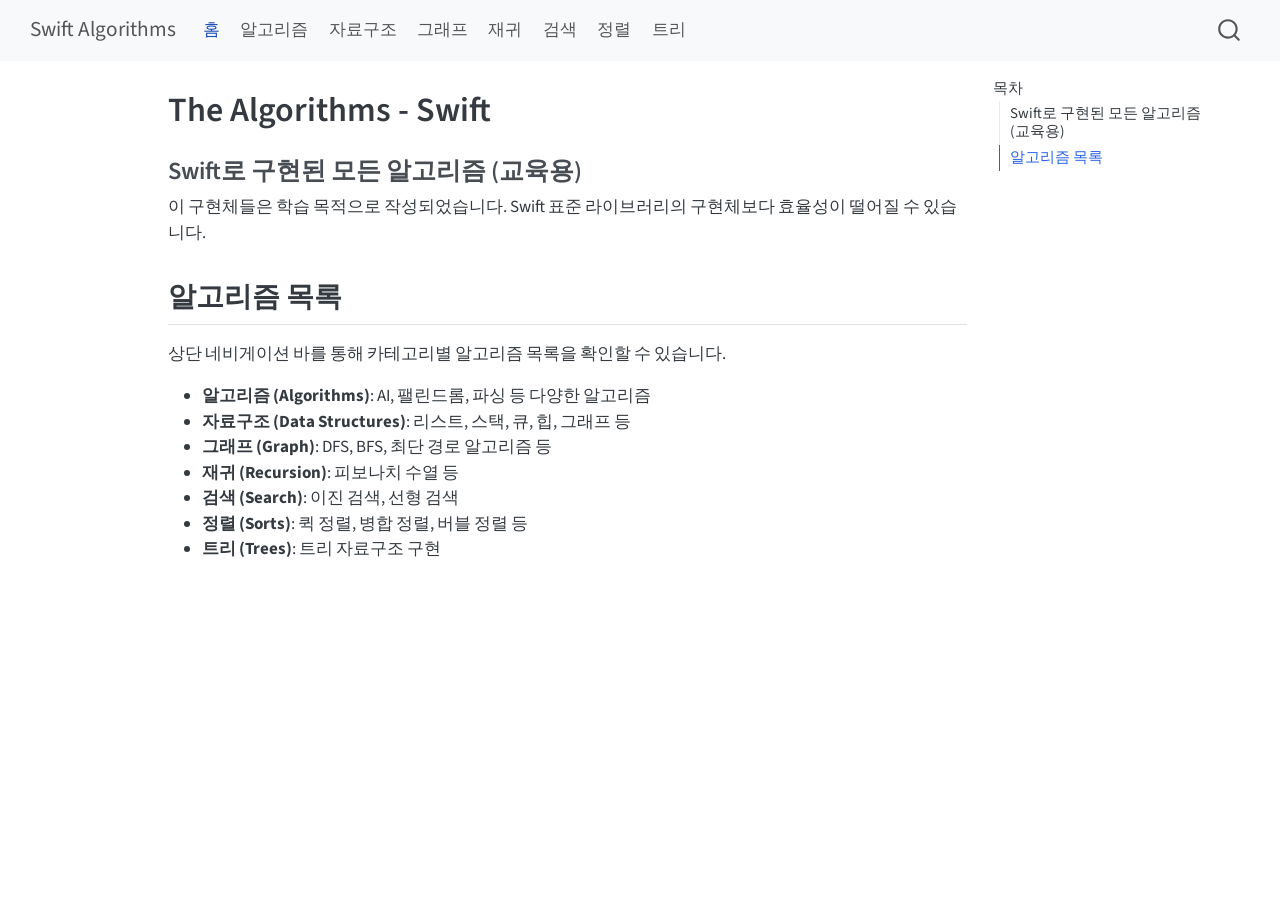
<file: index.html>
<!DOCTYPE html>
<html xmlns="http://www.w3.org/1999/xhtml" lang="en" xml:lang="en"><head>

<meta charset="utf-8">
<meta name="generator" content="quarto-1.8.27">

<meta name="viewport" content="width=device-width, initial-scale=1.0, user-scalable=yes">


<title>The Algorithms - Swift – Swift Algorithms</title>
<style>
code{white-space: pre-wrap;}
span.smallcaps{font-variant: small-caps;}
div.columns{display: flex; gap: min(4vw, 1.5em);}
div.column{flex: auto; overflow-x: auto;}
div.hanging-indent{margin-left: 1.5em; text-indent: -1.5em;}
ul.task-list{list-style: none;}
ul.task-list li input[type="checkbox"] {
  width: 0.8em;
  margin: 0 0.8em 0.2em -1em; /* quarto-specific, see https://github.com/quarto-dev/quarto-cli/issues/4556 */ 
  vertical-align: middle;
}
</style>


<script src="site_libs/quarto-nav/quarto-nav.js"></script>
<script src="site_libs/quarto-nav/headroom.min.js"></script>
<script src="site_libs/clipboard/clipboard.min.js"></script>
<script src="site_libs/quarto-search/autocomplete.umd.js"></script>
<script src="site_libs/quarto-search/fuse.min.js"></script>
<script src="site_libs/quarto-search/quarto-search.js"></script>
<meta name="quarto:offset" content="./">
<script src="site_libs/quarto-html/quarto.js" type="module"></script>
<script src="site_libs/quarto-html/tabsets/tabsets.js" type="module"></script>
<script src="site_libs/quarto-html/axe/axe-check.js" type="module"></script>
<script src="site_libs/quarto-html/popper.min.js"></script>
<script src="site_libs/quarto-html/tippy.umd.min.js"></script>
<script src="site_libs/quarto-html/anchor.min.js"></script>
<link href="site_libs/quarto-html/tippy.css" rel="stylesheet">
<link href="site_libs/quarto-html/quarto-syntax-highlighting-ed96de9b727972fe78a7b5d16c58bf87.css" rel="stylesheet" id="quarto-text-highlighting-styles">
<script src="site_libs/bootstrap/bootstrap.min.js"></script>
<link href="site_libs/bootstrap/bootstrap-icons.css" rel="stylesheet">
<link href="site_libs/bootstrap/bootstrap-c86b26b7d9d03d5c19ff44e4ebd200f1.min.css" rel="stylesheet" append-hash="true" id="quarto-bootstrap" data-mode="light">
<script id="quarto-search-options" type="application/json">{
  "location": "navbar",
  "copy-button": false,
  "collapse-after": 3,
  "panel-placement": "end",
  "type": "overlay",
  "limit": 50,
  "keyboard-shortcut": [
    "f",
    "/",
    "s"
  ],
  "show-item-context": false,
  "language": {
    "search-no-results-text": "No results",
    "search-matching-documents-text": "matching documents",
    "search-copy-link-title": "Copy link to search",
    "search-hide-matches-text": "Hide additional matches",
    "search-more-match-text": "more match in this document",
    "search-more-matches-text": "more matches in this document",
    "search-clear-button-title": "Clear",
    "search-text-placeholder": "",
    "search-detached-cancel-button-title": "Cancel",
    "search-submit-button-title": "Submit",
    "search-label": "Search"
  }
}</script>


<link rel="stylesheet" href="styles.css">
</head>

<body class="nav-fixed quarto-light">

<div id="quarto-search-results"></div>
  <header id="quarto-header" class="headroom fixed-top">
    <nav class="navbar navbar-expand-lg " data-bs-theme="dark">
      <div class="navbar-container container-fluid">
      <div class="navbar-brand-container mx-auto">
    <a class="navbar-brand" href="./index.html">
    <span class="navbar-title">Swift Algorithms</span>
    </a>
  </div>
            <div id="quarto-search" class="" title="Search"></div>
          <button class="navbar-toggler" type="button" data-bs-toggle="collapse" data-bs-target="#navbarCollapse" aria-controls="navbarCollapse" role="menu" aria-expanded="false" aria-label="Toggle navigation" onclick="if (window.quartoToggleHeadroom) { window.quartoToggleHeadroom(); }">
  <span class="navbar-toggler-icon"></span>
</button>
          <div class="collapse navbar-collapse" id="navbarCollapse">
            <ul class="navbar-nav navbar-nav-scroll me-auto">
  <li class="nav-item">
    <a class="nav-link active" href="./index.html" aria-current="page"> 
<span class="menu-text">홈</span></a>
  </li>  
  <li class="nav-item">
    <a class="nav-link" href="./algorithms.html"> 
<span class="menu-text">알고리즘</span></a>
  </li>  
  <li class="nav-item">
    <a class="nav-link" href="./data_structures.html"> 
<span class="menu-text">자료구조</span></a>
  </li>  
  <li class="nav-item">
    <a class="nav-link" href="./graph.html"> 
<span class="menu-text">그래프</span></a>
  </li>  
  <li class="nav-item">
    <a class="nav-link" href="./recursion.html"> 
<span class="menu-text">재귀</span></a>
  </li>  
  <li class="nav-item">
    <a class="nav-link" href="./search.html"> 
<span class="menu-text">검색</span></a>
  </li>  
  <li class="nav-item">
    <a class="nav-link" href="./sorts.html"> 
<span class="menu-text">정렬</span></a>
  </li>  
  <li class="nav-item">
    <a class="nav-link" href="./trees.html"> 
<span class="menu-text">트리</span></a>
  </li>  
</ul>
          </div> <!-- /navcollapse -->
            <div class="quarto-navbar-tools">
</div>
      </div> <!-- /container-fluid -->
    </nav>
</header>
<!-- content -->
<div id="quarto-content" class="quarto-container page-columns page-rows-contents page-layout-article page-navbar">
<!-- sidebar -->
<!-- margin-sidebar -->
    <div id="quarto-margin-sidebar" class="sidebar margin-sidebar">
        <nav id="TOC" role="doc-toc" class="toc-active">
    <h2 id="toc-title">목차</h2>
   
  <ul>
  <li><a href="#swift로-구현된-모든-알고리즘-교육용" id="toc-swift로-구현된-모든-알고리즘-교육용" class="nav-link active" data-scroll-target="#swift로-구현된-모든-알고리즘-교육용">Swift로 구현된 모든 알고리즘 (교육용)</a></li>
  <li><a href="#알고리즘-목록" id="toc-알고리즘-목록" class="nav-link" data-scroll-target="#알고리즘-목록">알고리즘 목록</a></li>
  </ul>
</nav>
    </div>
<!-- main -->
<main class="content" id="quarto-document-content">

<header id="title-block-header" class="quarto-title-block default">
<div class="quarto-title">
<h1 class="title">The Algorithms - Swift</h1>
</div>



<div class="quarto-title-meta">

    
  
    
  </div>
  


</header>


<section id="swift로-구현된-모든-알고리즘-교육용" class="level3">
<h3 class="anchored" data-anchor-id="swift로-구현된-모든-알고리즘-교육용">Swift로 구현된 모든 알고리즘 (교육용)</h3>
<p>이 구현체들은 학습 목적으로 작성되었습니다. Swift 표준 라이브러리의 구현체보다 효율성이 떨어질 수 있습니다.</p>
</section>
<section id="알고리즘-목록" class="level2">
<h2 class="anchored" data-anchor-id="알고리즘-목록">알고리즘 목록</h2>
<p>상단 네비게이션 바를 통해 카테고리별 알고리즘 목록을 확인할 수 있습니다.</p>
<ul>
<li><strong>알고리즘 (Algorithms)</strong>: AI, 팰린드롬, 파싱 등 다양한 알고리즘</li>
<li><strong>자료구조 (Data Structures)</strong>: 리스트, 스택, 큐, 힙, 그래프 등</li>
<li><strong>그래프 (Graph)</strong>: DFS, BFS, 최단 경로 알고리즘 등</li>
<li><strong>재귀 (Recursion)</strong>: 피보나치 수열 등</li>
<li><strong>검색 (Search)</strong>: 이진 검색, 선형 검색</li>
<li><strong>정렬 (Sorts)</strong>: 퀵 정렬, 병합 정렬, 버블 정렬 등</li>
<li><strong>트리 (Trees)</strong>: 트리 자료구조 구현</li>
</ul>


</section>

</main> <!-- /main -->
<script id="quarto-html-after-body" type="application/javascript">
  window.document.addEventListener("DOMContentLoaded", function (event) {
    const icon = "";
    const anchorJS = new window.AnchorJS();
    anchorJS.options = {
      placement: 'right',
      icon: icon
    };
    anchorJS.add('.anchored');
    const isCodeAnnotation = (el) => {
      for (const clz of el.classList) {
        if (clz.startsWith('code-annotation-')) {                     
          return true;
        }
      }
      return false;
    }
    const onCopySuccess = function(e) {
      // button target
      const button = e.trigger;
      // don't keep focus
      button.blur();
      // flash "checked"
      button.classList.add('code-copy-button-checked');
      var currentTitle = button.getAttribute("title");
      button.setAttribute("title", "Copied!");
      let tooltip;
      if (window.bootstrap) {
        button.setAttribute("data-bs-toggle", "tooltip");
        button.setAttribute("data-bs-placement", "left");
        button.setAttribute("data-bs-title", "Copied!");
        tooltip = new bootstrap.Tooltip(button, 
          { trigger: "manual", 
            customClass: "code-copy-button-tooltip",
            offset: [0, -8]});
        tooltip.show();    
      }
      setTimeout(function() {
        if (tooltip) {
          tooltip.hide();
          button.removeAttribute("data-bs-title");
          button.removeAttribute("data-bs-toggle");
          button.removeAttribute("data-bs-placement");
        }
        button.setAttribute("title", currentTitle);
        button.classList.remove('code-copy-button-checked');
      }, 1000);
      // clear code selection
      e.clearSelection();
    }
    const getTextToCopy = function(trigger) {
      const outerScaffold = trigger.parentElement.cloneNode(true);
      const codeEl = outerScaffold.querySelector('code');
      for (const childEl of codeEl.children) {
        if (isCodeAnnotation(childEl)) {
          childEl.remove();
        }
      }
      return codeEl.innerText;
    }
    const clipboard = new window.ClipboardJS('.code-copy-button:not([data-in-quarto-modal])', {
      text: getTextToCopy
    });
    clipboard.on('success', onCopySuccess);
    if (window.document.getElementById('quarto-embedded-source-code-modal')) {
      const clipboardModal = new window.ClipboardJS('.code-copy-button[data-in-quarto-modal]', {
        text: getTextToCopy,
        container: window.document.getElementById('quarto-embedded-source-code-modal')
      });
      clipboardModal.on('success', onCopySuccess);
    }
      var localhostRegex = new RegExp(/^(?:http|https):\/\/localhost\:?[0-9]*\//);
      var mailtoRegex = new RegExp(/^mailto:/);
        var filterRegex = new RegExp('/' + window.location.host + '/');
      var isInternal = (href) => {
          return filterRegex.test(href) || localhostRegex.test(href) || mailtoRegex.test(href);
      }
      // Inspect non-navigation links and adorn them if external
     var links = window.document.querySelectorAll('a[href]:not(.nav-link):not(.navbar-brand):not(.toc-action):not(.sidebar-link):not(.sidebar-item-toggle):not(.pagination-link):not(.no-external):not([aria-hidden]):not(.dropdown-item):not(.quarto-navigation-tool):not(.about-link)');
      for (var i=0; i<links.length; i++) {
        const link = links[i];
        if (!isInternal(link.href)) {
          // undo the damage that might have been done by quarto-nav.js in the case of
          // links that we want to consider external
          if (link.dataset.originalHref !== undefined) {
            link.href = link.dataset.originalHref;
          }
        }
      }
    function tippyHover(el, contentFn, onTriggerFn, onUntriggerFn) {
      const config = {
        allowHTML: true,
        maxWidth: 500,
        delay: 100,
        arrow: false,
        appendTo: function(el) {
            return el.parentElement;
        },
        interactive: true,
        interactiveBorder: 10,
        theme: 'quarto',
        placement: 'bottom-start',
      };
      if (contentFn) {
        config.content = contentFn;
      }
      if (onTriggerFn) {
        config.onTrigger = onTriggerFn;
      }
      if (onUntriggerFn) {
        config.onUntrigger = onUntriggerFn;
      }
      window.tippy(el, config); 
    }
    const noterefs = window.document.querySelectorAll('a[role="doc-noteref"]');
    for (var i=0; i<noterefs.length; i++) {
      const ref = noterefs[i];
      tippyHover(ref, function() {
        // use id or data attribute instead here
        let href = ref.getAttribute('data-footnote-href') || ref.getAttribute('href');
        try { href = new URL(href).hash; } catch {}
        const id = href.replace(/^#\/?/, "");
        const note = window.document.getElementById(id);
        if (note) {
          return note.innerHTML;
        } else {
          return "";
        }
      });
    }
    const xrefs = window.document.querySelectorAll('a.quarto-xref');
    const processXRef = (id, note) => {
      // Strip column container classes
      const stripColumnClz = (el) => {
        el.classList.remove("page-full", "page-columns");
        if (el.children) {
          for (const child of el.children) {
            stripColumnClz(child);
          }
        }
      }
      stripColumnClz(note)
      if (id === null || id.startsWith('sec-')) {
        // Special case sections, only their first couple elements
        const container = document.createElement("div");
        if (note.children && note.children.length > 2) {
          container.appendChild(note.children[0].cloneNode(true));
          for (let i = 1; i < note.children.length; i++) {
            const child = note.children[i];
            if (child.tagName === "P" && child.innerText === "") {
              continue;
            } else {
              container.appendChild(child.cloneNode(true));
              break;
            }
          }
          if (window.Quarto?.typesetMath) {
            window.Quarto.typesetMath(container);
          }
          return container.innerHTML
        } else {
          if (window.Quarto?.typesetMath) {
            window.Quarto.typesetMath(note);
          }
          return note.innerHTML;
        }
      } else {
        // Remove any anchor links if they are present
        const anchorLink = note.querySelector('a.anchorjs-link');
        if (anchorLink) {
          anchorLink.remove();
        }
        if (window.Quarto?.typesetMath) {
          window.Quarto.typesetMath(note);
        }
        if (note.classList.contains("callout")) {
          return note.outerHTML;
        } else {
          return note.innerHTML;
        }
      }
    }
    for (var i=0; i<xrefs.length; i++) {
      const xref = xrefs[i];
      tippyHover(xref, undefined, function(instance) {
        instance.disable();
        let url = xref.getAttribute('href');
        let hash = undefined; 
        if (url.startsWith('#')) {
          hash = url;
        } else {
          try { hash = new URL(url).hash; } catch {}
        }
        if (hash) {
          const id = hash.replace(/^#\/?/, "");
          const note = window.document.getElementById(id);
          if (note !== null) {
            try {
              const html = processXRef(id, note.cloneNode(true));
              instance.setContent(html);
            } finally {
              instance.enable();
              instance.show();
            }
          } else {
            // See if we can fetch this
            fetch(url.split('#')[0])
            .then(res => res.text())
            .then(html => {
              const parser = new DOMParser();
              const htmlDoc = parser.parseFromString(html, "text/html");
              const note = htmlDoc.getElementById(id);
              if (note !== null) {
                const html = processXRef(id, note);
                instance.setContent(html);
              } 
            }).finally(() => {
              instance.enable();
              instance.show();
            });
          }
        } else {
          // See if we can fetch a full url (with no hash to target)
          // This is a special case and we should probably do some content thinning / targeting
          fetch(url)
          .then(res => res.text())
          .then(html => {
            const parser = new DOMParser();
            const htmlDoc = parser.parseFromString(html, "text/html");
            const note = htmlDoc.querySelector('main.content');
            if (note !== null) {
              // This should only happen for chapter cross references
              // (since there is no id in the URL)
              // remove the first header
              if (note.children.length > 0 && note.children[0].tagName === "HEADER") {
                note.children[0].remove();
              }
              const html = processXRef(null, note);
              instance.setContent(html);
            } 
          }).finally(() => {
            instance.enable();
            instance.show();
          });
        }
      }, function(instance) {
      });
    }
        let selectedAnnoteEl;
        const selectorForAnnotation = ( cell, annotation) => {
          let cellAttr = 'data-code-cell="' + cell + '"';
          let lineAttr = 'data-code-annotation="' +  annotation + '"';
          const selector = 'span[' + cellAttr + '][' + lineAttr + ']';
          return selector;
        }
        const selectCodeLines = (annoteEl) => {
          const doc = window.document;
          const targetCell = annoteEl.getAttribute("data-target-cell");
          const targetAnnotation = annoteEl.getAttribute("data-target-annotation");
          const annoteSpan = window.document.querySelector(selectorForAnnotation(targetCell, targetAnnotation));
          const lines = annoteSpan.getAttribute("data-code-lines").split(",");
          const lineIds = lines.map((line) => {
            return targetCell + "-" + line;
          })
          let top = null;
          let height = null;
          let parent = null;
          if (lineIds.length > 0) {
              //compute the position of the single el (top and bottom and make a div)
              const el = window.document.getElementById(lineIds[0]);
              top = el.offsetTop;
              height = el.offsetHeight;
              parent = el.parentElement.parentElement;
            if (lineIds.length > 1) {
              const lastEl = window.document.getElementById(lineIds[lineIds.length - 1]);
              const bottom = lastEl.offsetTop + lastEl.offsetHeight;
              height = bottom - top;
            }
            if (top !== null && height !== null && parent !== null) {
              // cook up a div (if necessary) and position it 
              let div = window.document.getElementById("code-annotation-line-highlight");
              if (div === null) {
                div = window.document.createElement("div");
                div.setAttribute("id", "code-annotation-line-highlight");
                div.style.position = 'absolute';
                parent.appendChild(div);
              }
              div.style.top = top - 2 + "px";
              div.style.height = height + 4 + "px";
              div.style.left = 0;
              let gutterDiv = window.document.getElementById("code-annotation-line-highlight-gutter");
              if (gutterDiv === null) {
                gutterDiv = window.document.createElement("div");
                gutterDiv.setAttribute("id", "code-annotation-line-highlight-gutter");
                gutterDiv.style.position = 'absolute';
                const codeCell = window.document.getElementById(targetCell);
                const gutter = codeCell.querySelector('.code-annotation-gutter');
                gutter.appendChild(gutterDiv);
              }
              gutterDiv.style.top = top - 2 + "px";
              gutterDiv.style.height = height + 4 + "px";
            }
            selectedAnnoteEl = annoteEl;
          }
        };
        const unselectCodeLines = () => {
          const elementsIds = ["code-annotation-line-highlight", "code-annotation-line-highlight-gutter"];
          elementsIds.forEach((elId) => {
            const div = window.document.getElementById(elId);
            if (div) {
              div.remove();
            }
          });
          selectedAnnoteEl = undefined;
        };
          // Handle positioning of the toggle
      window.addEventListener(
        "resize",
        throttle(() => {
          elRect = undefined;
          if (selectedAnnoteEl) {
            selectCodeLines(selectedAnnoteEl);
          }
        }, 10)
      );
      function throttle(fn, ms) {
      let throttle = false;
      let timer;
        return (...args) => {
          if(!throttle) { // first call gets through
              fn.apply(this, args);
              throttle = true;
          } else { // all the others get throttled
              if(timer) clearTimeout(timer); // cancel #2
              timer = setTimeout(() => {
                fn.apply(this, args);
                timer = throttle = false;
              }, ms);
          }
        };
      }
        // Attach click handler to the DT
        const annoteDls = window.document.querySelectorAll('dt[data-target-cell]');
        for (const annoteDlNode of annoteDls) {
          annoteDlNode.addEventListener('click', (event) => {
            const clickedEl = event.target;
            if (clickedEl !== selectedAnnoteEl) {
              unselectCodeLines();
              const activeEl = window.document.querySelector('dt[data-target-cell].code-annotation-active');
              if (activeEl) {
                activeEl.classList.remove('code-annotation-active');
              }
              selectCodeLines(clickedEl);
              clickedEl.classList.add('code-annotation-active');
            } else {
              // Unselect the line
              unselectCodeLines();
              clickedEl.classList.remove('code-annotation-active');
            }
          });
        }
    const findCites = (el) => {
      const parentEl = el.parentElement;
      if (parentEl) {
        const cites = parentEl.dataset.cites;
        if (cites) {
          return {
            el,
            cites: cites.split(' ')
          };
        } else {
          return findCites(el.parentElement)
        }
      } else {
        return undefined;
      }
    };
    var bibliorefs = window.document.querySelectorAll('a[role="doc-biblioref"]');
    for (var i=0; i<bibliorefs.length; i++) {
      const ref = bibliorefs[i];
      const citeInfo = findCites(ref);
      if (citeInfo) {
        tippyHover(citeInfo.el, function() {
          var popup = window.document.createElement('div');
          citeInfo.cites.forEach(function(cite) {
            var citeDiv = window.document.createElement('div');
            citeDiv.classList.add('hanging-indent');
            citeDiv.classList.add('csl-entry');
            var biblioDiv = window.document.getElementById('ref-' + cite);
            if (biblioDiv) {
              citeDiv.innerHTML = biblioDiv.innerHTML;
            }
            popup.appendChild(citeDiv);
          });
          return popup.innerHTML;
        });
      }
    }
  });
  </script>
</div> <!-- /content -->




</body></html>
</file>
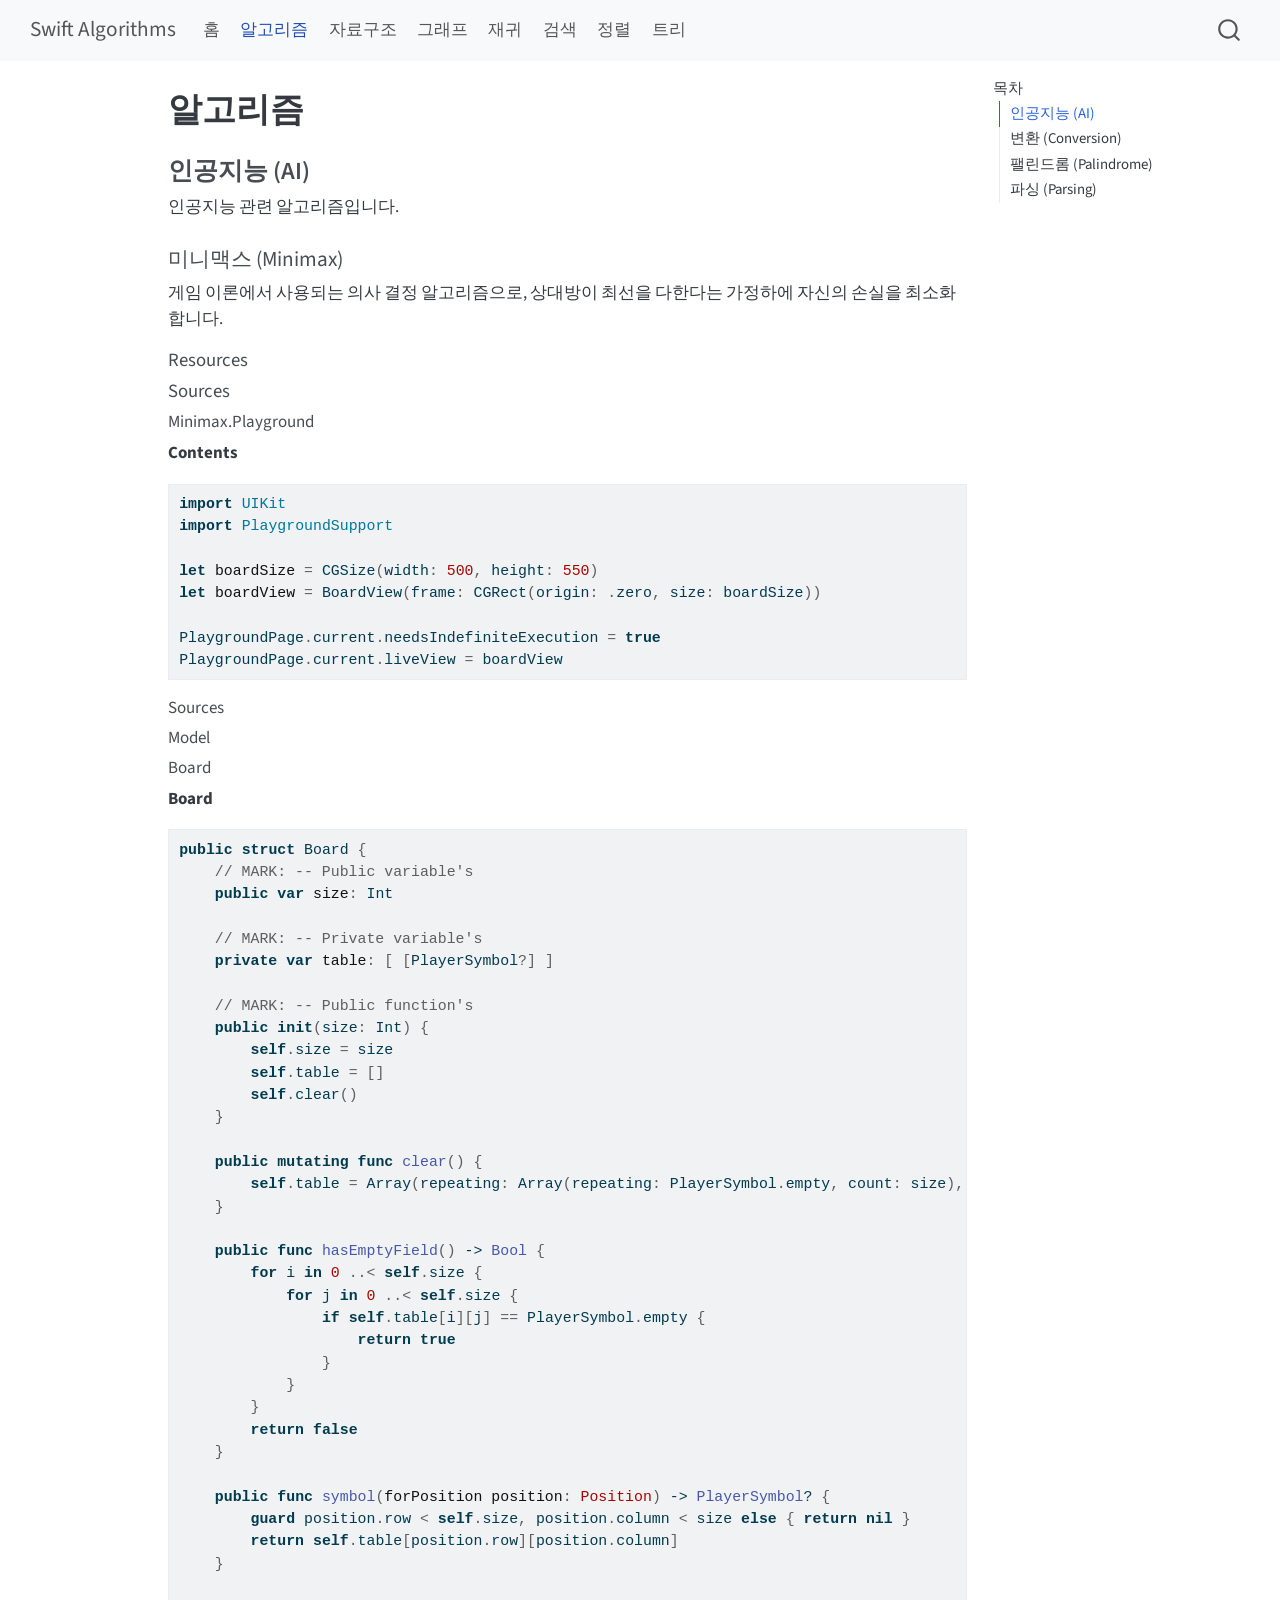
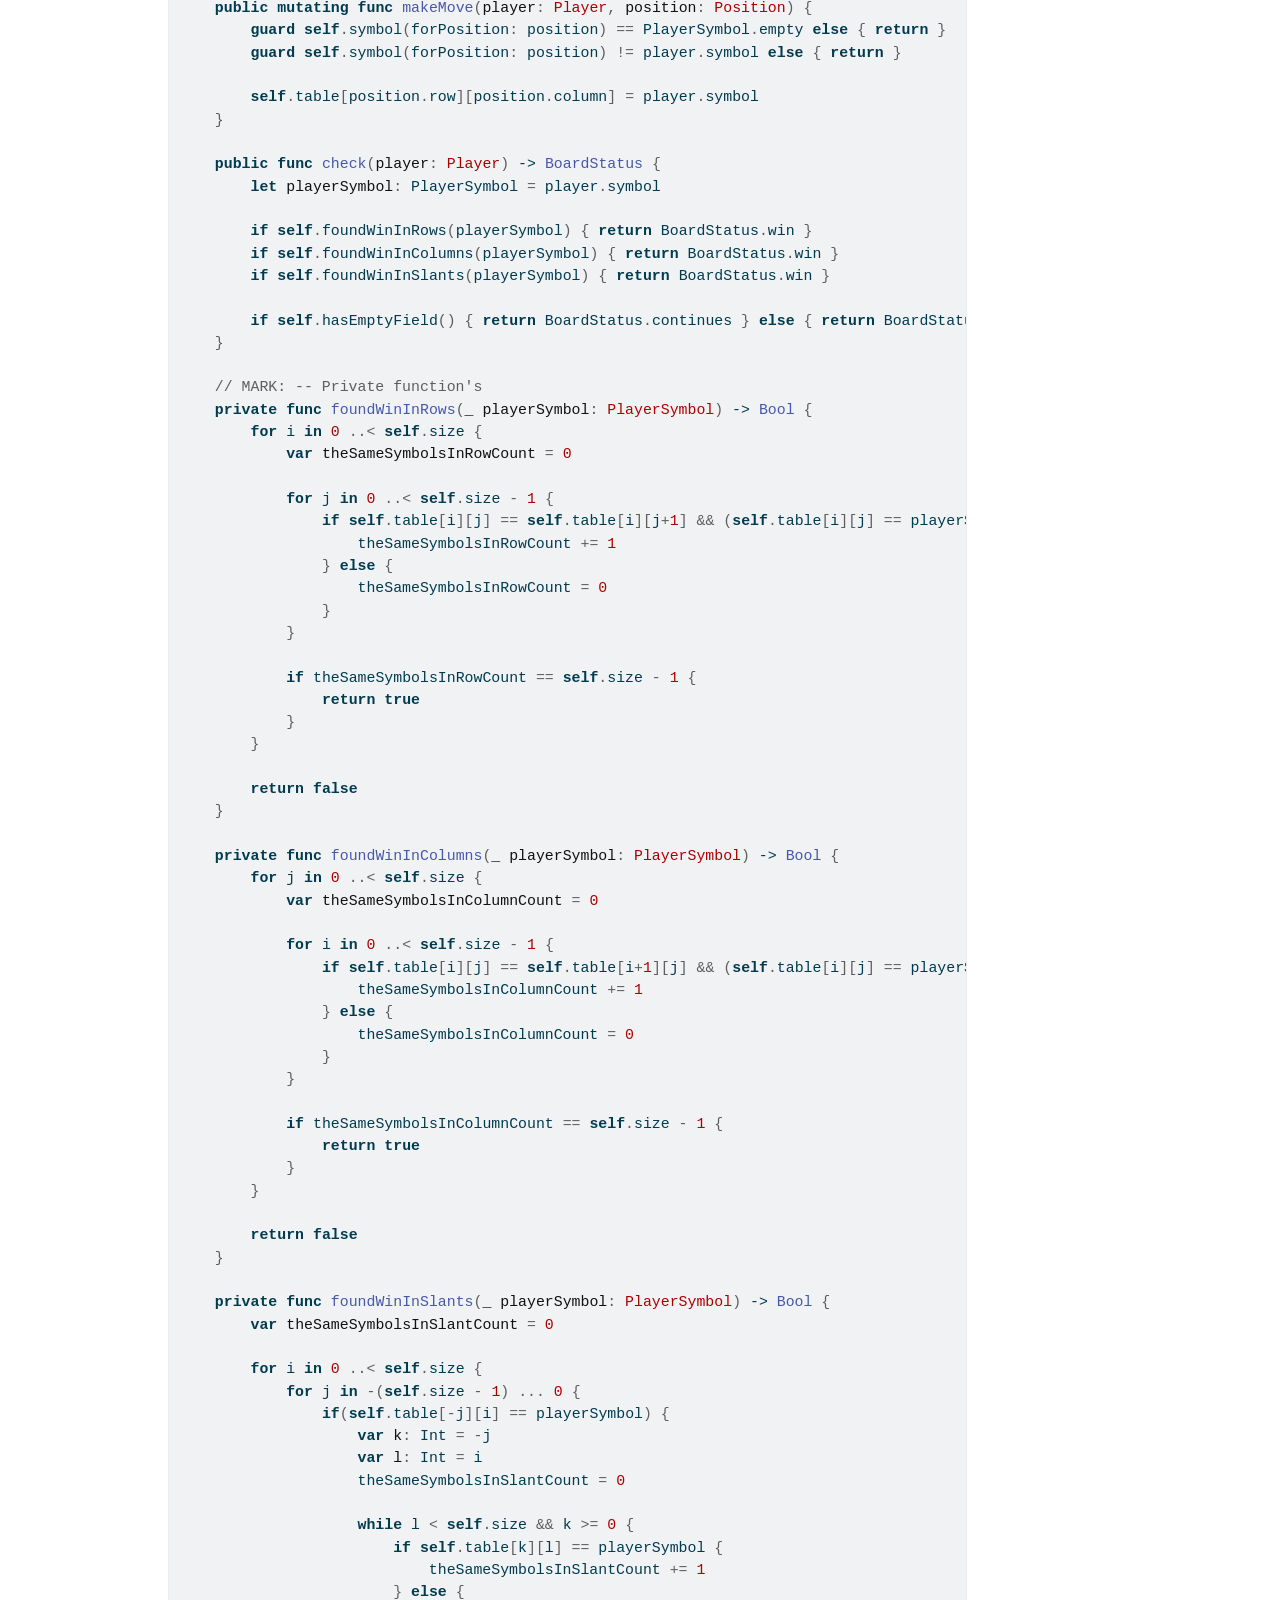
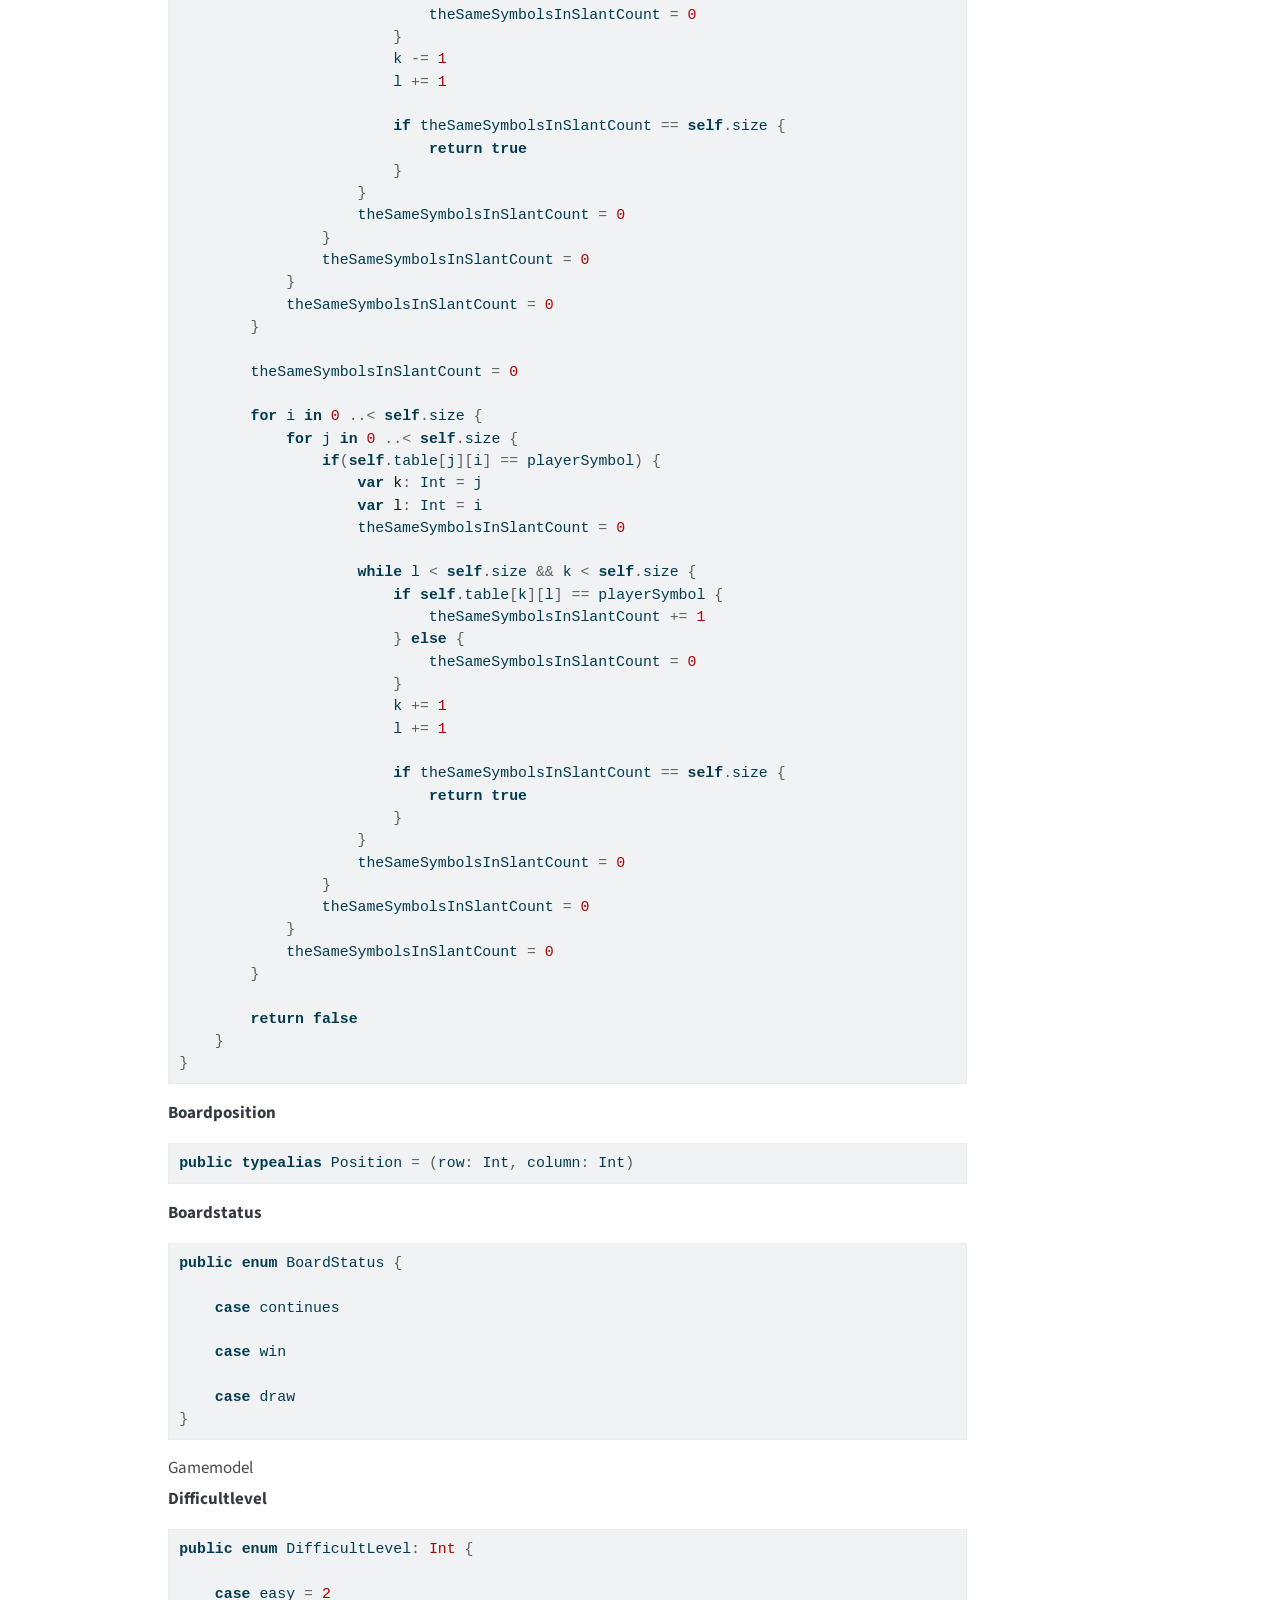
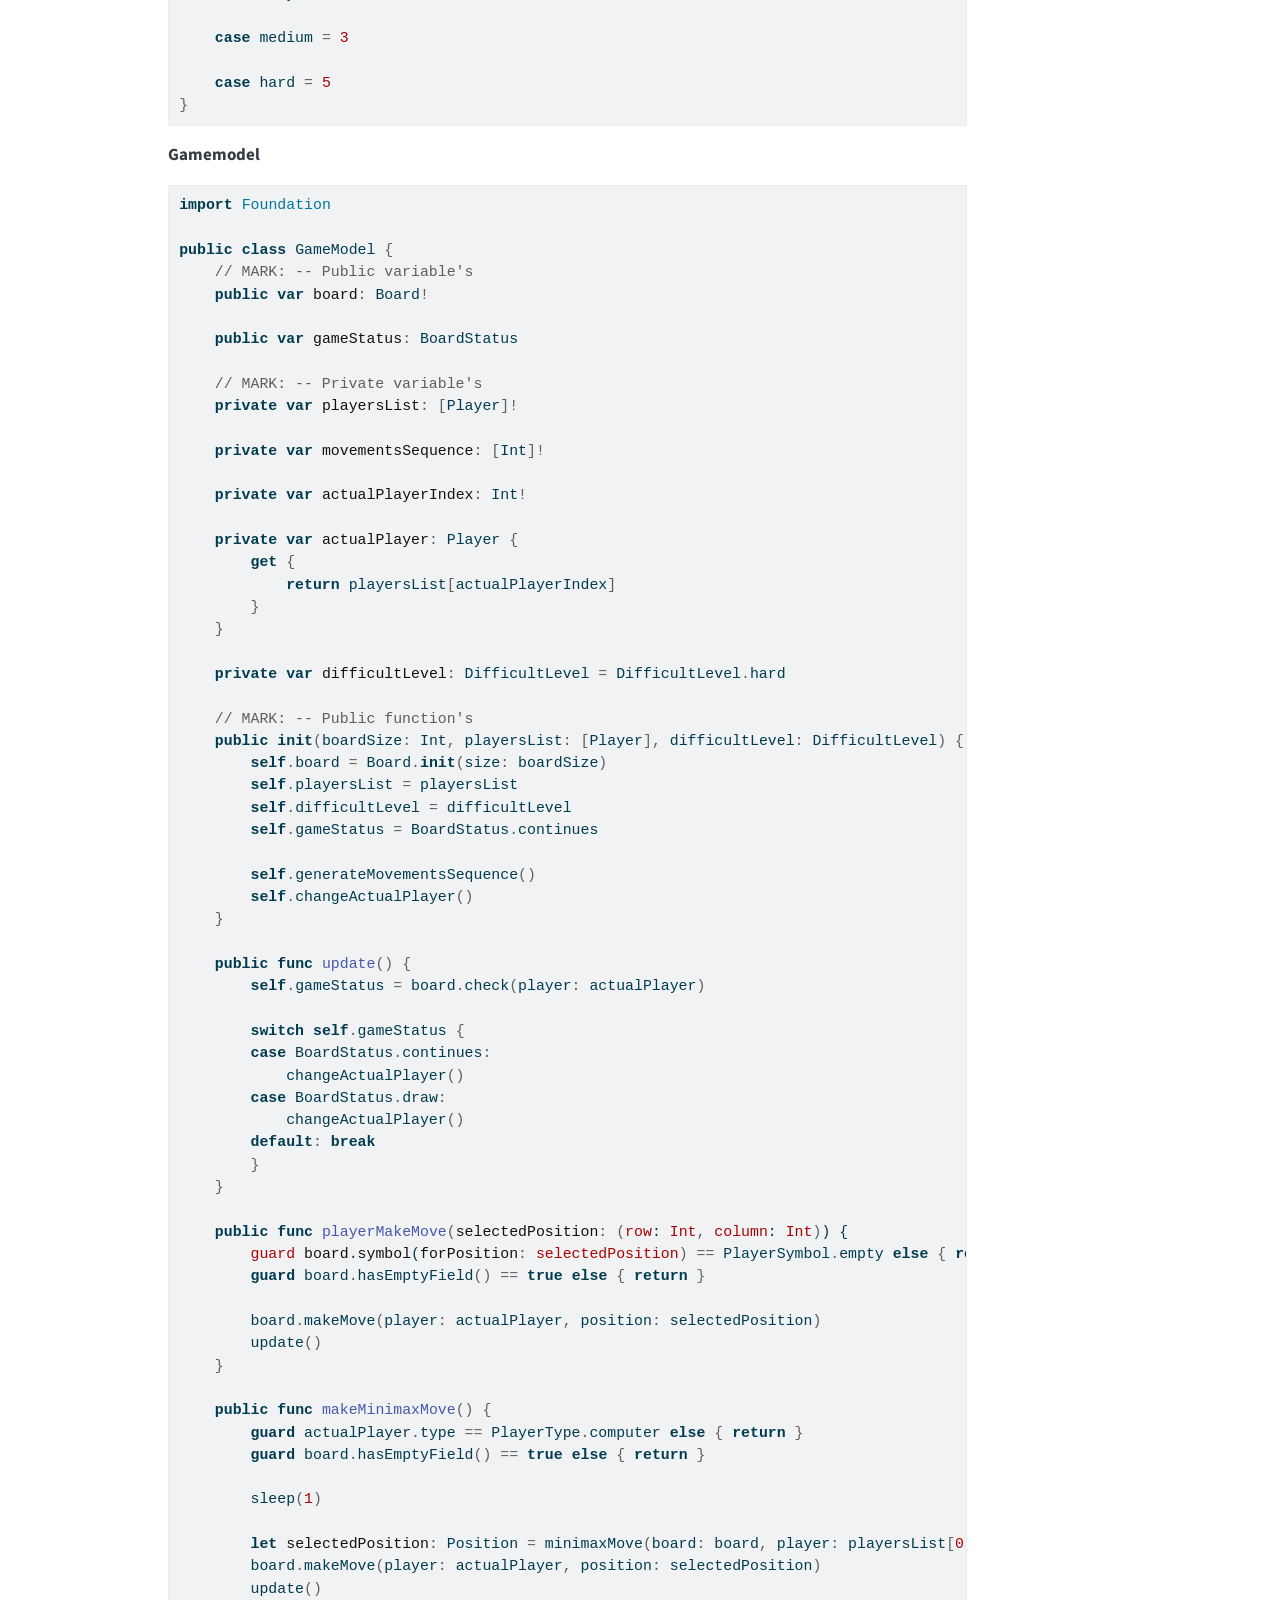
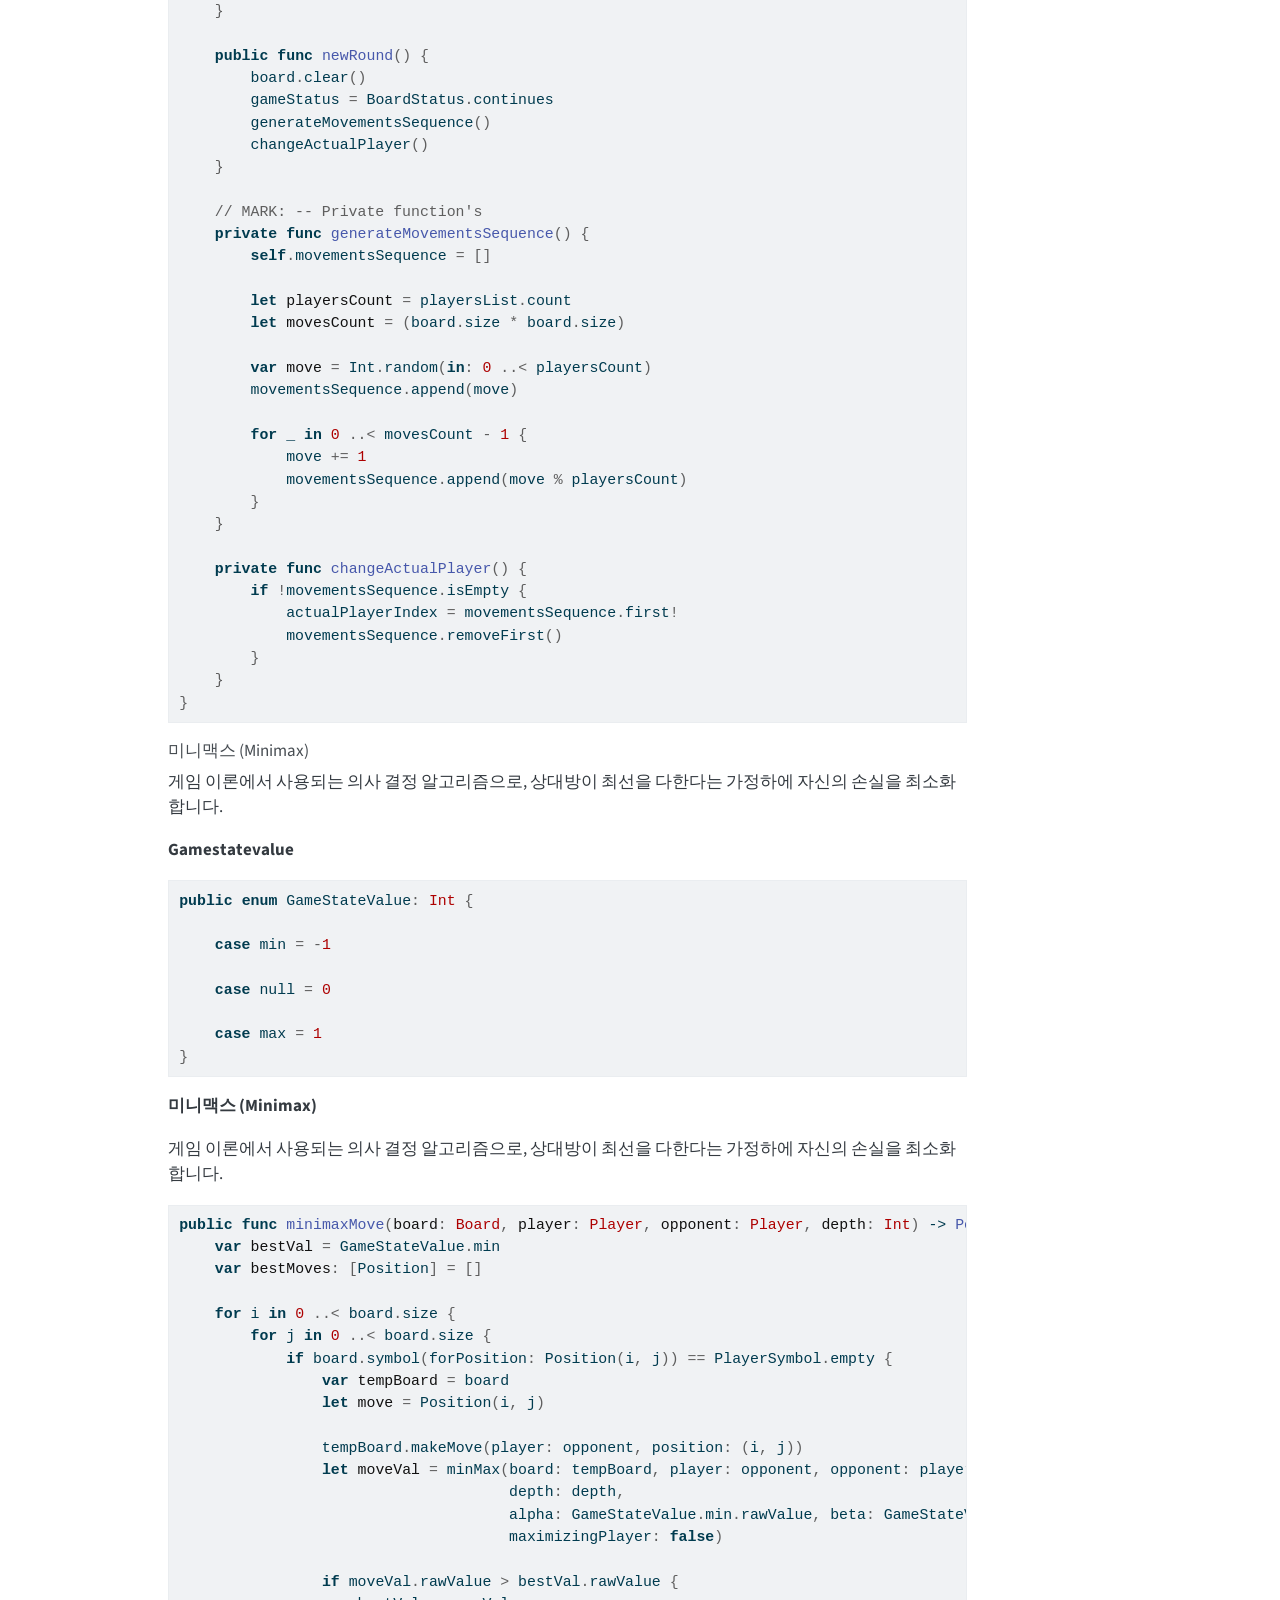
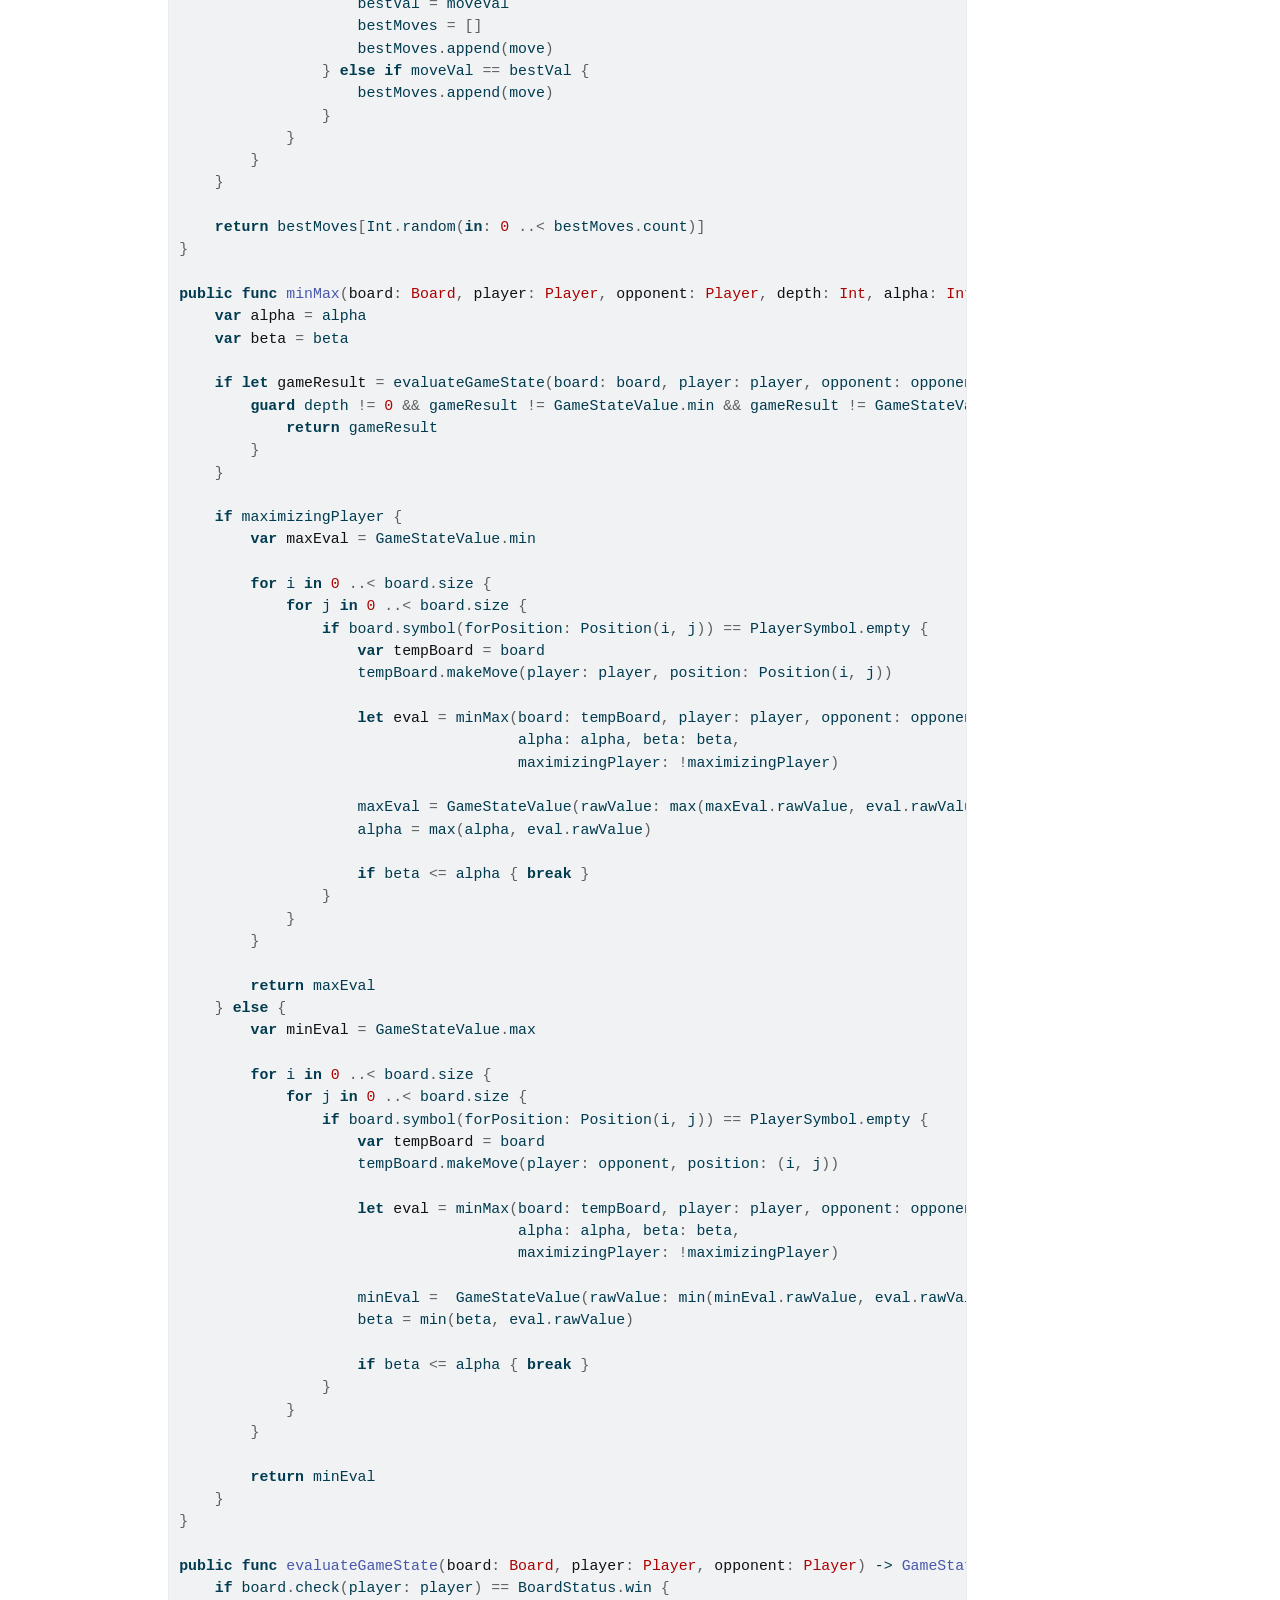
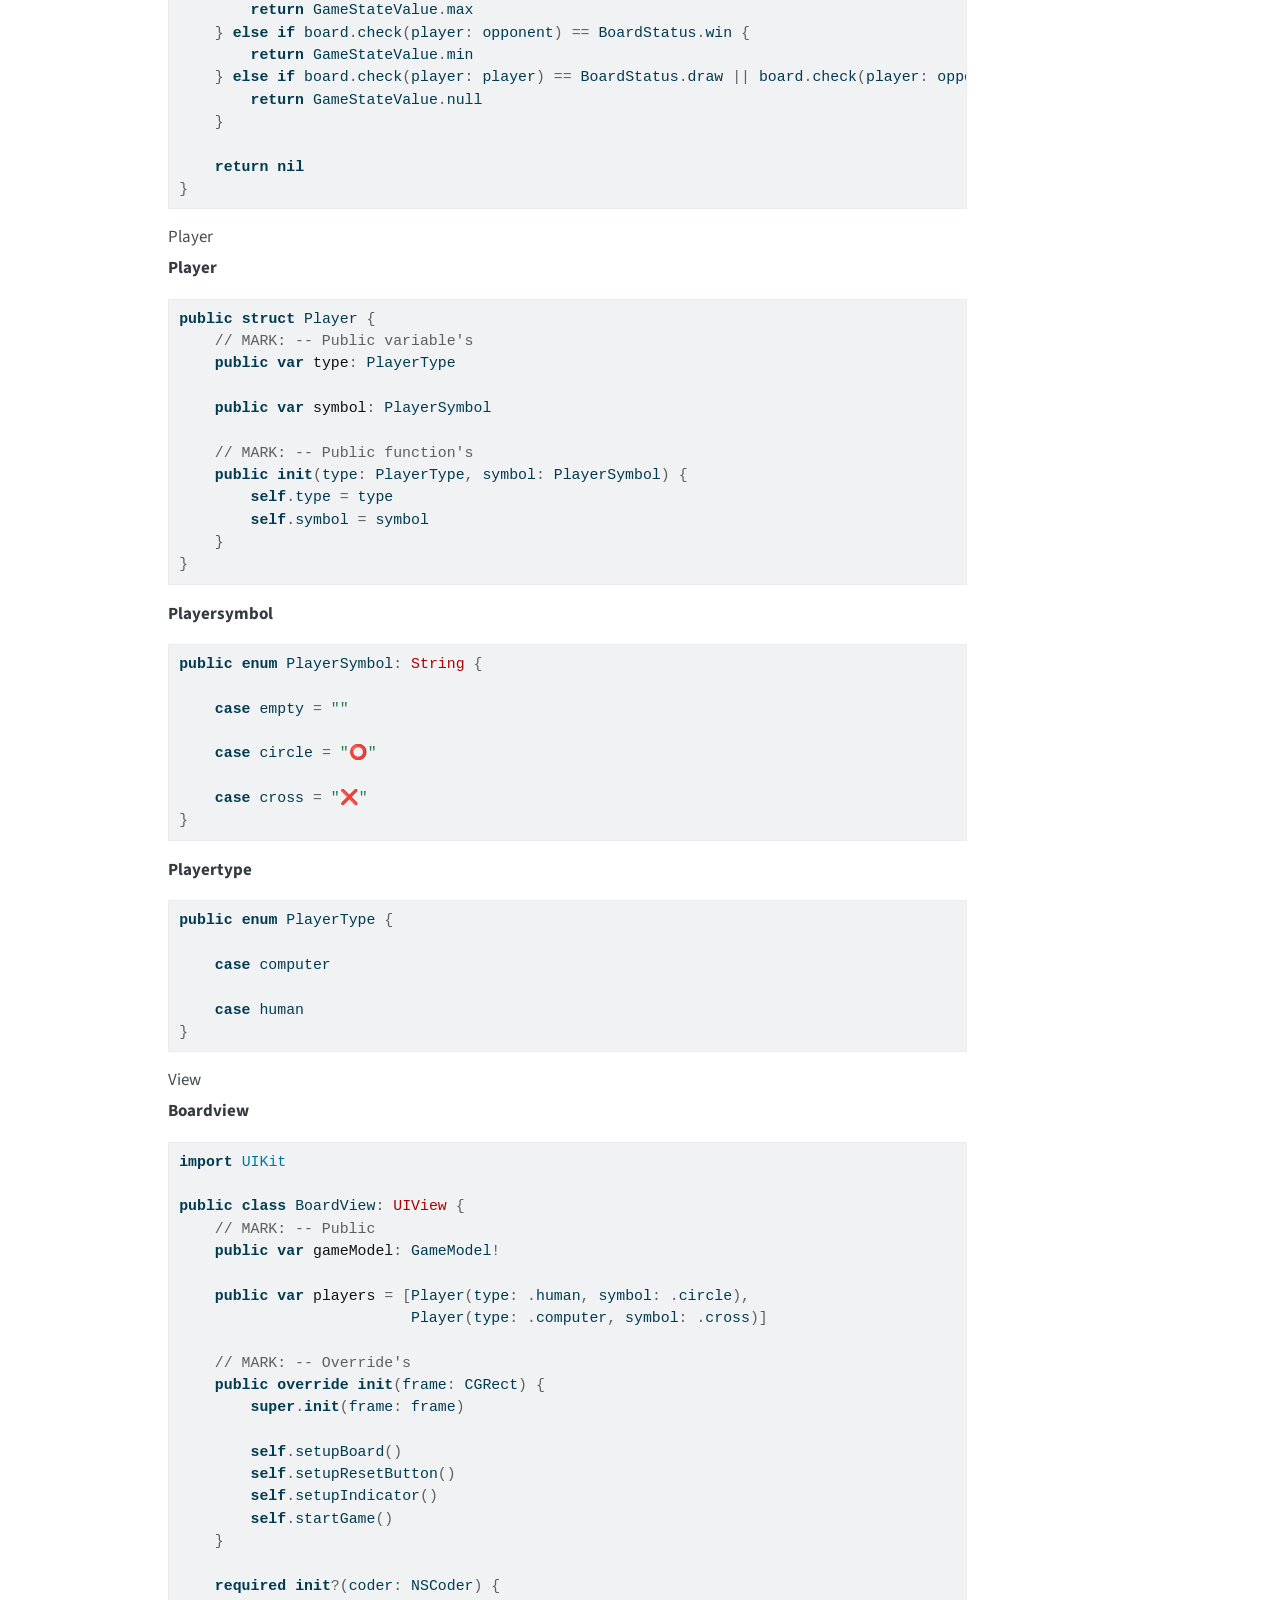
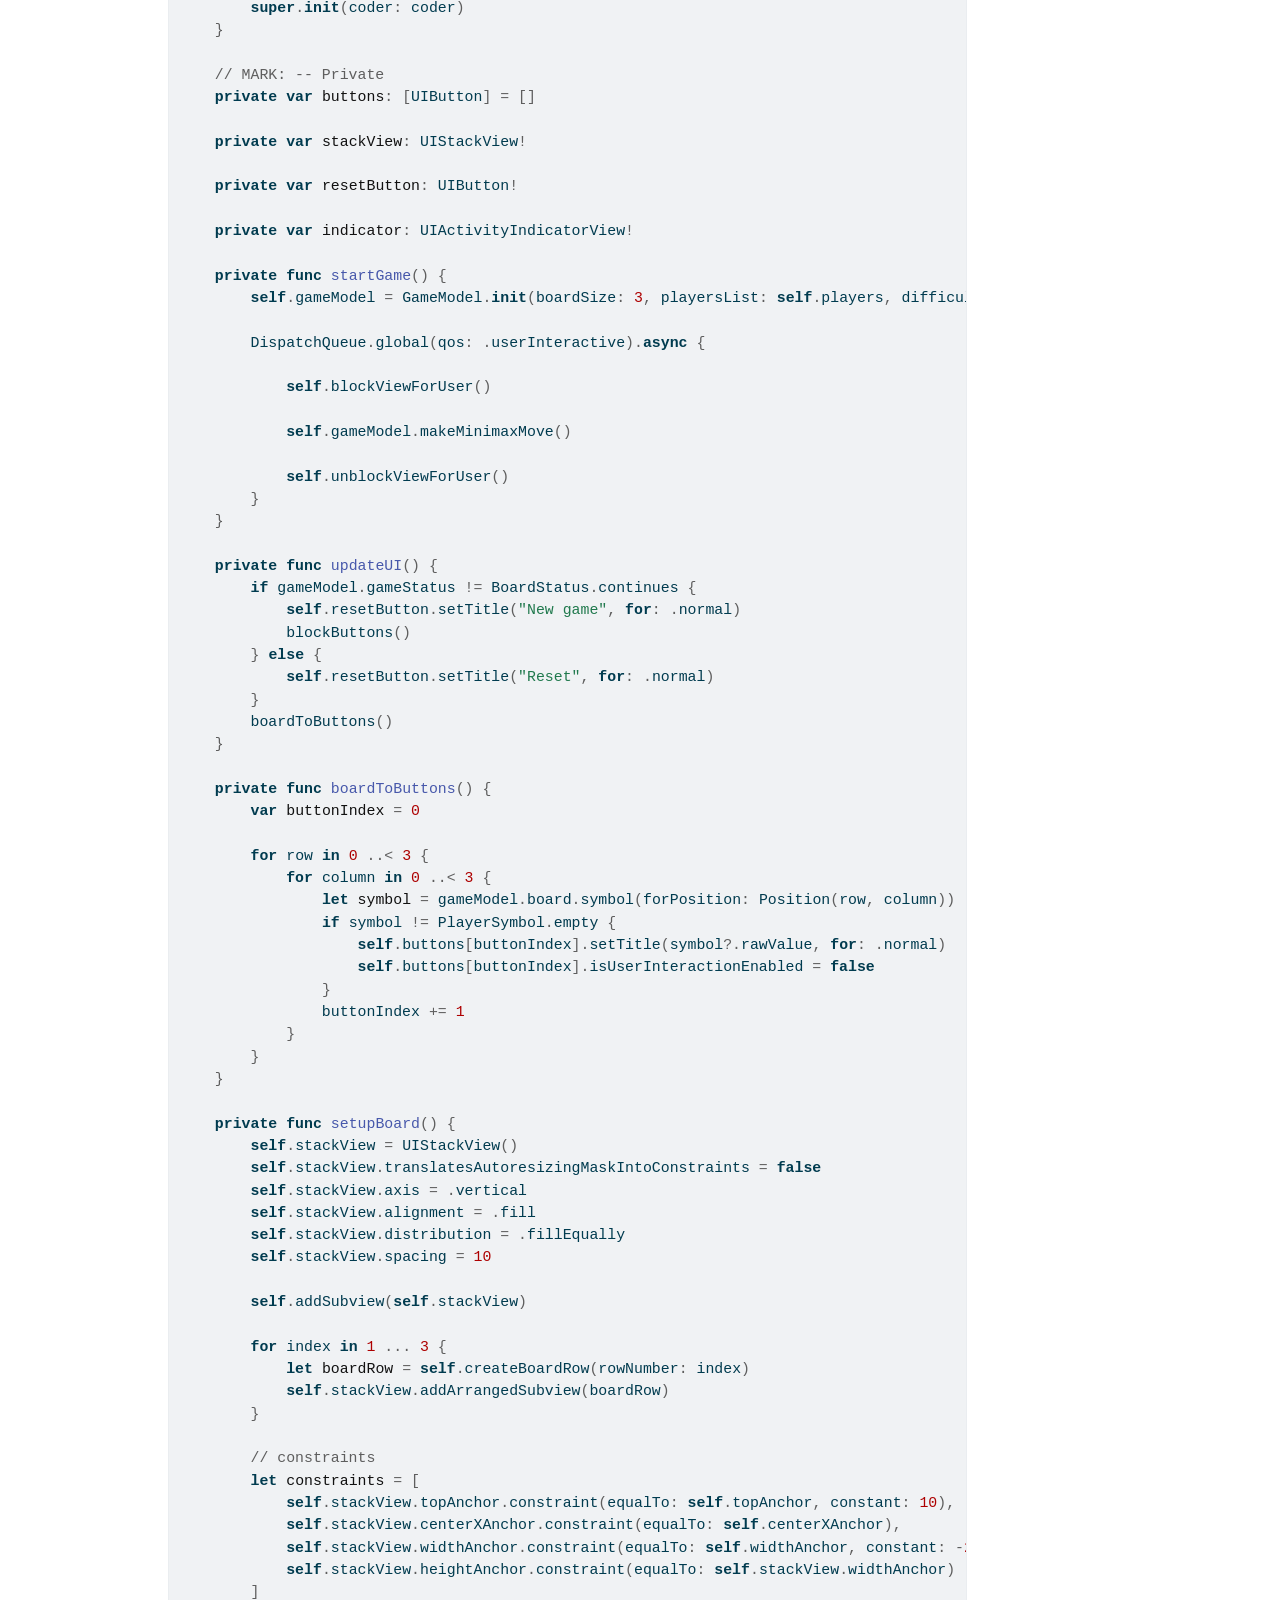
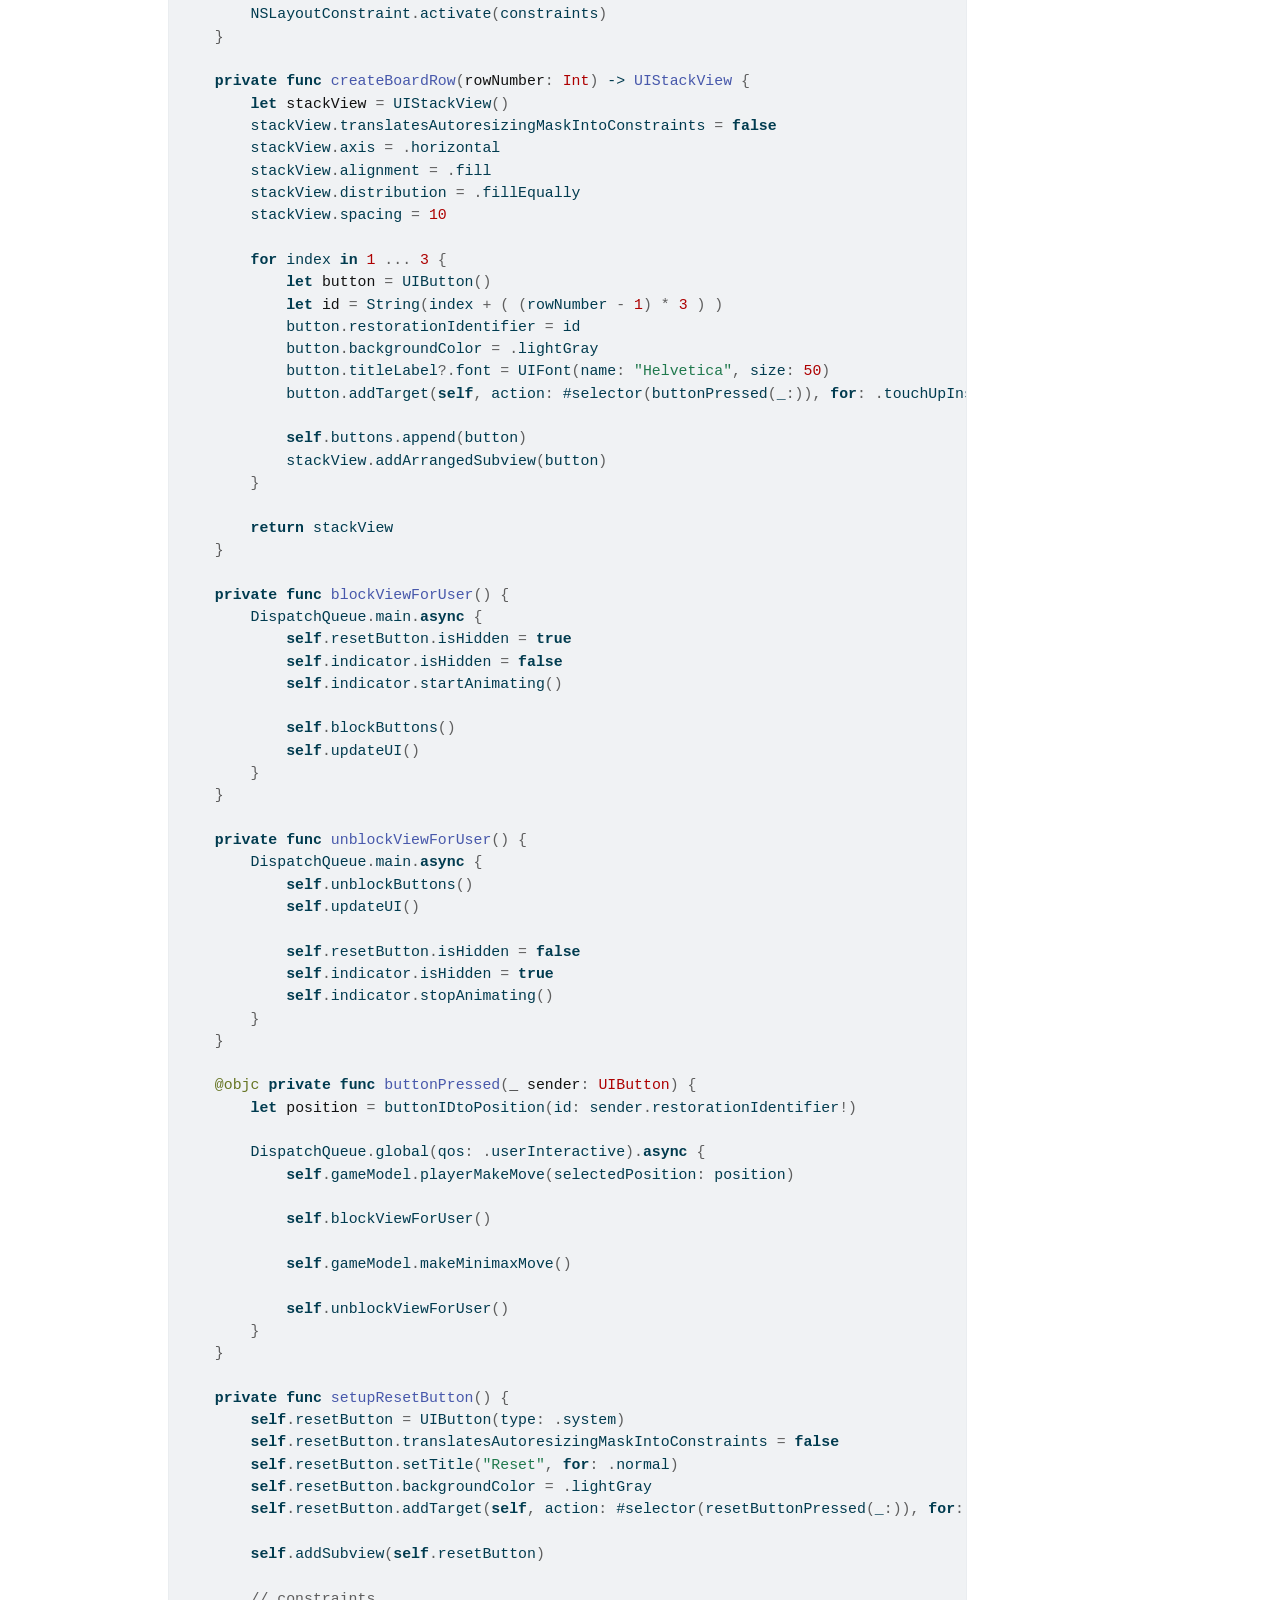
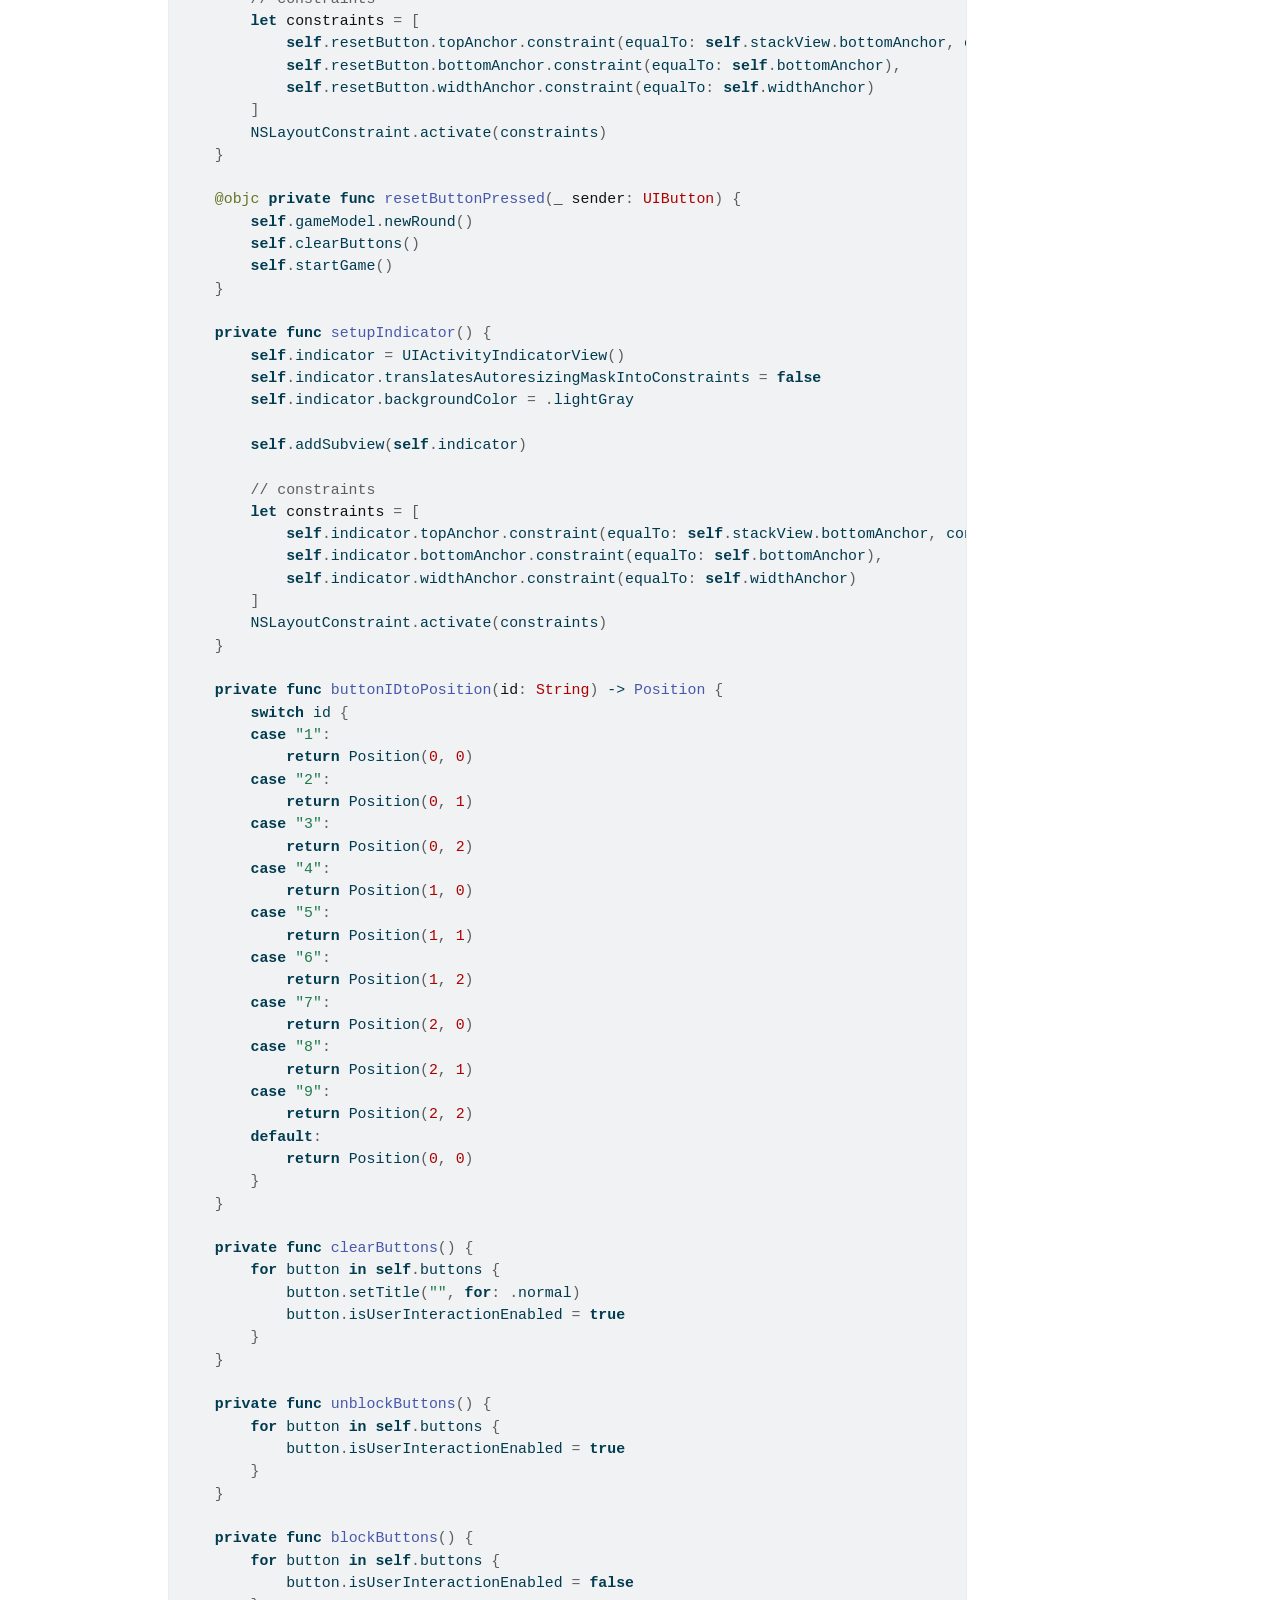
<file: algorithms.html>
<!DOCTYPE html>
<html xmlns="http://www.w3.org/1999/xhtml" lang="en" xml:lang="en"><head>

<meta charset="utf-8">
<meta name="generator" content="quarto-1.8.27">

<meta name="viewport" content="width=device-width, initial-scale=1.0, user-scalable=yes">


<title>알고리즘 – Swift Algorithms</title>
<style>
code{white-space: pre-wrap;}
span.smallcaps{font-variant: small-caps;}
div.columns{display: flex; gap: min(4vw, 1.5em);}
div.column{flex: auto; overflow-x: auto;}
div.hanging-indent{margin-left: 1.5em; text-indent: -1.5em;}
ul.task-list{list-style: none;}
ul.task-list li input[type="checkbox"] {
  width: 0.8em;
  margin: 0 0.8em 0.2em -1em; /* quarto-specific, see https://github.com/quarto-dev/quarto-cli/issues/4556 */ 
  vertical-align: middle;
}
/* CSS for syntax highlighting */
html { -webkit-text-size-adjust: 100%; }
pre > code.sourceCode { white-space: pre; position: relative; }
pre > code.sourceCode > span { display: inline-block; line-height: 1.25; }
pre > code.sourceCode > span:empty { height: 1.2em; }
.sourceCode { overflow: visible; }
code.sourceCode > span { color: inherit; text-decoration: inherit; }
div.sourceCode { margin: 1em 0; }
pre.sourceCode { margin: 0; }
@media screen {
div.sourceCode { overflow: auto; }
}
@media print {
pre > code.sourceCode { white-space: pre-wrap; }
pre > code.sourceCode > span { text-indent: -5em; padding-left: 5em; }
}
pre.numberSource code
  { counter-reset: source-line 0; }
pre.numberSource code > span
  { position: relative; left: -4em; counter-increment: source-line; }
pre.numberSource code > span > a:first-child::before
  { content: counter(source-line);
    position: relative; left: -1em; text-align: right; vertical-align: baseline;
    border: none; display: inline-block;
    -webkit-touch-callout: none; -webkit-user-select: none;
    -khtml-user-select: none; -moz-user-select: none;
    -ms-user-select: none; user-select: none;
    padding: 0 4px; width: 4em;
  }
pre.numberSource { margin-left: 3em;  padding-left: 4px; }
div.sourceCode
  {   }
@media screen {
pre > code.sourceCode > span > a:first-child::before { text-decoration: underline; }
}
</style>


<script src="site_libs/quarto-nav/quarto-nav.js"></script>
<script src="site_libs/quarto-nav/headroom.min.js"></script>
<script src="site_libs/clipboard/clipboard.min.js"></script>
<script src="site_libs/quarto-search/autocomplete.umd.js"></script>
<script src="site_libs/quarto-search/fuse.min.js"></script>
<script src="site_libs/quarto-search/quarto-search.js"></script>
<meta name="quarto:offset" content="./">
<script src="site_libs/quarto-html/quarto.js" type="module"></script>
<script src="site_libs/quarto-html/tabsets/tabsets.js" type="module"></script>
<script src="site_libs/quarto-html/axe/axe-check.js" type="module"></script>
<script src="site_libs/quarto-html/popper.min.js"></script>
<script src="site_libs/quarto-html/tippy.umd.min.js"></script>
<script src="site_libs/quarto-html/anchor.min.js"></script>
<link href="site_libs/quarto-html/tippy.css" rel="stylesheet">
<link href="site_libs/quarto-html/quarto-syntax-highlighting-ed96de9b727972fe78a7b5d16c58bf87.css" rel="stylesheet" id="quarto-text-highlighting-styles">
<script src="site_libs/bootstrap/bootstrap.min.js"></script>
<link href="site_libs/bootstrap/bootstrap-icons.css" rel="stylesheet">
<link href="site_libs/bootstrap/bootstrap-c86b26b7d9d03d5c19ff44e4ebd200f1.min.css" rel="stylesheet" append-hash="true" id="quarto-bootstrap" data-mode="light">
<script id="quarto-search-options" type="application/json">{
  "location": "navbar",
  "copy-button": false,
  "collapse-after": 3,
  "panel-placement": "end",
  "type": "overlay",
  "limit": 50,
  "keyboard-shortcut": [
    "f",
    "/",
    "s"
  ],
  "show-item-context": false,
  "language": {
    "search-no-results-text": "No results",
    "search-matching-documents-text": "matching documents",
    "search-copy-link-title": "Copy link to search",
    "search-hide-matches-text": "Hide additional matches",
    "search-more-match-text": "more match in this document",
    "search-more-matches-text": "more matches in this document",
    "search-clear-button-title": "Clear",
    "search-text-placeholder": "",
    "search-detached-cancel-button-title": "Cancel",
    "search-submit-button-title": "Submit",
    "search-label": "Search"
  }
}</script>


<link rel="stylesheet" href="styles.css">
</head>

<body class="nav-fixed quarto-light">

<div id="quarto-search-results"></div>
  <header id="quarto-header" class="headroom fixed-top">
    <nav class="navbar navbar-expand-lg " data-bs-theme="dark">
      <div class="navbar-container container-fluid">
      <div class="navbar-brand-container mx-auto">
    <a class="navbar-brand" href="./index.html">
    <span class="navbar-title">Swift Algorithms</span>
    </a>
  </div>
            <div id="quarto-search" class="" title="Search"></div>
          <button class="navbar-toggler" type="button" data-bs-toggle="collapse" data-bs-target="#navbarCollapse" aria-controls="navbarCollapse" role="menu" aria-expanded="false" aria-label="Toggle navigation" onclick="if (window.quartoToggleHeadroom) { window.quartoToggleHeadroom(); }">
  <span class="navbar-toggler-icon"></span>
</button>
          <div class="collapse navbar-collapse" id="navbarCollapse">
            <ul class="navbar-nav navbar-nav-scroll me-auto">
  <li class="nav-item">
    <a class="nav-link" href="./index.html"> 
<span class="menu-text">홈</span></a>
  </li>  
  <li class="nav-item">
    <a class="nav-link active" href="./algorithms.html" aria-current="page"> 
<span class="menu-text">알고리즘</span></a>
  </li>  
  <li class="nav-item">
    <a class="nav-link" href="./data_structures.html"> 
<span class="menu-text">자료구조</span></a>
  </li>  
  <li class="nav-item">
    <a class="nav-link" href="./graph.html"> 
<span class="menu-text">그래프</span></a>
  </li>  
  <li class="nav-item">
    <a class="nav-link" href="./recursion.html"> 
<span class="menu-text">재귀</span></a>
  </li>  
  <li class="nav-item">
    <a class="nav-link" href="./search.html"> 
<span class="menu-text">검색</span></a>
  </li>  
  <li class="nav-item">
    <a class="nav-link" href="./sorts.html"> 
<span class="menu-text">정렬</span></a>
  </li>  
  <li class="nav-item">
    <a class="nav-link" href="./trees.html"> 
<span class="menu-text">트리</span></a>
  </li>  
</ul>
          </div> <!-- /navcollapse -->
            <div class="quarto-navbar-tools">
</div>
      </div> <!-- /container-fluid -->
    </nav>
</header>
<!-- content -->
<div id="quarto-content" class="quarto-container page-columns page-rows-contents page-layout-article page-navbar">
<!-- sidebar -->
<!-- margin-sidebar -->
    <div id="quarto-margin-sidebar" class="sidebar margin-sidebar">
        <nav id="TOC" role="doc-toc" class="toc-active">
    <h2 id="toc-title">목차</h2>
   
  <ul>
  <li><a href="#인공지능-ai" id="toc-인공지능-ai" class="nav-link active" data-scroll-target="#인공지능-ai">인공지능 (AI)</a></li>
  <li><a href="#변환-conversion" id="toc-변환-conversion" class="nav-link" data-scroll-target="#변환-conversion">변환 (Conversion)</a></li>
  <li><a href="#팰린드롬-palindrome" id="toc-팰린드롬-palindrome" class="nav-link" data-scroll-target="#팰린드롬-palindrome">팰린드롬 (Palindrome)</a></li>
  <li><a href="#파싱-parsing" id="toc-파싱-parsing" class="nav-link" data-scroll-target="#파싱-parsing">파싱 (Parsing)</a></li>
  </ul>
</nav>
    </div>
<!-- main -->
<main class="content" id="quarto-document-content">

<header id="title-block-header" class="quarto-title-block default">
<div class="quarto-title">
<h1 class="title">알고리즘</h1>
</div>



<div class="quarto-title-meta">

    
  
    
  </div>
  


</header>


<section id="인공지능-ai" class="level3">
<h3 class="anchored" data-anchor-id="인공지능-ai">인공지능 (AI)</h3>
<p>인공지능 관련 알고리즘입니다.</p>
<section id="미니맥스-minimax" class="level4">
<h4 class="anchored" data-anchor-id="미니맥스-minimax">미니맥스 (Minimax)</h4>
<p>게임 이론에서 사용되는 의사 결정 알고리즘으로, 상대방이 최선을 다한다는 가정하에 자신의 손실을 최소화합니다.</p>
<section id="resources" class="level5">
<h5 class="anchored" data-anchor-id="resources">Resources</h5>
</section>
<section id="sources" class="level5">
<h5 class="anchored" data-anchor-id="sources">Sources</h5>
<section id="minimax.playground" class="level6">
<h6 class="anchored" data-anchor-id="minimax.playground">Minimax.Playground</h6>
<p><strong>Contents</strong></p>
<div class="code-copy-outer-scaffold"><div class="sourceCode" id="cb1"><pre class="sourceCode swift code-with-copy"><code class="sourceCode swift"><span id="cb1-1"><a href="#cb1-1" aria-hidden="true" tabindex="-1"></a><span class="kw">import</span> <span class="im">UIKit</span></span>
<span id="cb1-2"><a href="#cb1-2" aria-hidden="true" tabindex="-1"></a><span class="kw">import</span> <span class="im">PlaygroundSupport</span></span>
<span id="cb1-3"><a href="#cb1-3" aria-hidden="true" tabindex="-1"></a></span>
<span id="cb1-4"><a href="#cb1-4" aria-hidden="true" tabindex="-1"></a><span class="kw">let</span> <span class="va">boardSize</span> <span class="op">=</span> CGSize<span class="op">(</span>width<span class="op">:</span> <span class="dv">500</span><span class="op">,</span> height<span class="op">:</span> <span class="dv">550</span><span class="op">)</span></span>
<span id="cb1-5"><a href="#cb1-5" aria-hidden="true" tabindex="-1"></a><span class="kw">let</span> <span class="va">boardView</span> <span class="op">=</span> BoardView<span class="op">(</span>frame<span class="op">:</span> CGRect<span class="op">(</span>origin<span class="op">:</span> <span class="op">.</span>zero<span class="op">,</span> size<span class="op">:</span> boardSize<span class="op">))</span></span>
<span id="cb1-6"><a href="#cb1-6" aria-hidden="true" tabindex="-1"></a></span>
<span id="cb1-7"><a href="#cb1-7" aria-hidden="true" tabindex="-1"></a>PlaygroundPage<span class="op">.</span>current<span class="op">.</span>needsIndefiniteExecution <span class="op">=</span> <span class="kw">true</span></span>
<span id="cb1-8"><a href="#cb1-8" aria-hidden="true" tabindex="-1"></a>PlaygroundPage<span class="op">.</span>current<span class="op">.</span>liveView <span class="op">=</span> boardView</span></code></pre></div><button title="Copy to Clipboard" class="code-copy-button"><i class="bi"></i></button></div>
</section>
<section id="sources-1" class="level6">
<h6 class="anchored" data-anchor-id="sources-1">Sources</h6>
</section>
<section id="model" class="level6">
<h6 class="anchored" data-anchor-id="model">Model</h6>
</section>
<section id="board" class="level6">
<h6 class="anchored" data-anchor-id="board">Board</h6>
<p><strong>Board</strong></p>
<div class="code-copy-outer-scaffold"><div class="sourceCode" id="cb2"><pre class="sourceCode swift code-with-copy"><code class="sourceCode swift"><span id="cb2-1"><a href="#cb2-1" aria-hidden="true" tabindex="-1"></a><span class="kw">public</span> <span class="kw">struct</span> Board <span class="op">{</span></span>
<span id="cb2-2"><a href="#cb2-2" aria-hidden="true" tabindex="-1"></a>    <span class="co">// MARK: -- Public variable's</span></span>
<span id="cb2-3"><a href="#cb2-3" aria-hidden="true" tabindex="-1"></a>    <span class="kw">public</span> <span class="kw">var</span> <span class="va">size</span><span class="op">:</span> Int</span>
<span id="cb2-4"><a href="#cb2-4" aria-hidden="true" tabindex="-1"></a></span>
<span id="cb2-5"><a href="#cb2-5" aria-hidden="true" tabindex="-1"></a>    <span class="co">// MARK: -- Private variable's</span></span>
<span id="cb2-6"><a href="#cb2-6" aria-hidden="true" tabindex="-1"></a>    <span class="kw">private</span> <span class="kw">var</span> <span class="va">table</span><span class="op">:</span> <span class="op">[</span> <span class="op">[</span>PlayerSymbol<span class="op">?]</span> <span class="op">]</span></span>
<span id="cb2-7"><a href="#cb2-7" aria-hidden="true" tabindex="-1"></a></span>
<span id="cb2-8"><a href="#cb2-8" aria-hidden="true" tabindex="-1"></a>    <span class="co">// MARK: -- Public function's</span></span>
<span id="cb2-9"><a href="#cb2-9" aria-hidden="true" tabindex="-1"></a>    <span class="kw">public</span> <span class="kw">init</span><span class="op">(</span>size<span class="op">:</span> Int<span class="op">)</span> <span class="op">{</span></span>
<span id="cb2-10"><a href="#cb2-10" aria-hidden="true" tabindex="-1"></a>        <span class="kw">self</span><span class="op">.</span>size <span class="op">=</span> size</span>
<span id="cb2-11"><a href="#cb2-11" aria-hidden="true" tabindex="-1"></a>        <span class="kw">self</span><span class="op">.</span>table <span class="op">=</span> <span class="op">[]</span></span>
<span id="cb2-12"><a href="#cb2-12" aria-hidden="true" tabindex="-1"></a>        <span class="kw">self</span><span class="op">.</span>clear<span class="op">()</span></span>
<span id="cb2-13"><a href="#cb2-13" aria-hidden="true" tabindex="-1"></a>    <span class="op">}</span></span>
<span id="cb2-14"><a href="#cb2-14" aria-hidden="true" tabindex="-1"></a></span>
<span id="cb2-15"><a href="#cb2-15" aria-hidden="true" tabindex="-1"></a>    <span class="kw">public</span> <span class="kw">mutating</span> <span class="kw">func</span> <span class="fu">clear</span><span class="op">()</span> <span class="op">{</span></span>
<span id="cb2-16"><a href="#cb2-16" aria-hidden="true" tabindex="-1"></a>        <span class="kw">self</span><span class="op">.</span>table <span class="op">=</span> Array<span class="op">(</span>repeating<span class="op">:</span> Array<span class="op">(</span>repeating<span class="op">:</span> PlayerSymbol<span class="op">.</span>empty<span class="op">,</span> count<span class="op">:</span> size<span class="op">),</span> count<span class="op">:</span> size<span class="op">)</span></span>
<span id="cb2-17"><a href="#cb2-17" aria-hidden="true" tabindex="-1"></a>    <span class="op">}</span></span>
<span id="cb2-18"><a href="#cb2-18" aria-hidden="true" tabindex="-1"></a></span>
<span id="cb2-19"><a href="#cb2-19" aria-hidden="true" tabindex="-1"></a>    <span class="kw">public</span> <span class="kw">func</span> <span class="fu">hasEmptyField</span><span class="op">()</span> -&gt; <span class="fu">Bool</span> <span class="op">{</span></span>
<span id="cb2-20"><a href="#cb2-20" aria-hidden="true" tabindex="-1"></a>        <span class="cf">for</span> i <span class="cf">in</span> <span class="dv">0</span> <span class="op">..&lt;</span> <span class="kw">self</span><span class="op">.</span>size <span class="op">{</span></span>
<span id="cb2-21"><a href="#cb2-21" aria-hidden="true" tabindex="-1"></a>            <span class="cf">for</span> j <span class="cf">in</span> <span class="dv">0</span> <span class="op">..&lt;</span> <span class="kw">self</span><span class="op">.</span>size <span class="op">{</span></span>
<span id="cb2-22"><a href="#cb2-22" aria-hidden="true" tabindex="-1"></a>                <span class="cf">if</span> <span class="kw">self</span><span class="op">.</span>table<span class="op">[</span>i<span class="op">][</span>j<span class="op">]</span> <span class="op">==</span> PlayerSymbol<span class="op">.</span>empty <span class="op">{</span></span>
<span id="cb2-23"><a href="#cb2-23" aria-hidden="true" tabindex="-1"></a>                    <span class="kw">return</span> <span class="kw">true</span></span>
<span id="cb2-24"><a href="#cb2-24" aria-hidden="true" tabindex="-1"></a>                <span class="op">}</span></span>
<span id="cb2-25"><a href="#cb2-25" aria-hidden="true" tabindex="-1"></a>            <span class="op">}</span></span>
<span id="cb2-26"><a href="#cb2-26" aria-hidden="true" tabindex="-1"></a>        <span class="op">}</span></span>
<span id="cb2-27"><a href="#cb2-27" aria-hidden="true" tabindex="-1"></a>        <span class="kw">return</span> <span class="kw">false</span></span>
<span id="cb2-28"><a href="#cb2-28" aria-hidden="true" tabindex="-1"></a>    <span class="op">}</span></span>
<span id="cb2-29"><a href="#cb2-29" aria-hidden="true" tabindex="-1"></a></span>
<span id="cb2-30"><a href="#cb2-30" aria-hidden="true" tabindex="-1"></a>    <span class="kw">public</span> <span class="kw">func</span> <span class="fu">symbol</span><span class="op">(</span><span class="va">forPosition</span> <span class="va">position</span><span class="op">:</span> <span class="dt">Position</span><span class="op">)</span> -&gt; <span class="fu">PlayerSymbol</span>? <span class="op">{</span></span>
<span id="cb2-31"><a href="#cb2-31" aria-hidden="true" tabindex="-1"></a>        <span class="cf">guard</span> position<span class="op">.</span>row <span class="op">&lt;</span> <span class="kw">self</span><span class="op">.</span>size<span class="op">,</span> position<span class="op">.</span>column <span class="op">&lt;</span> size <span class="cf">else</span> <span class="op">{</span> <span class="kw">return</span> <span class="kw">nil</span> <span class="op">}</span></span>
<span id="cb2-32"><a href="#cb2-32" aria-hidden="true" tabindex="-1"></a>        <span class="kw">return</span> <span class="kw">self</span><span class="op">.</span>table<span class="op">[</span>position<span class="op">.</span>row<span class="op">][</span>position<span class="op">.</span>column<span class="op">]</span></span>
<span id="cb2-33"><a href="#cb2-33" aria-hidden="true" tabindex="-1"></a>    <span class="op">}</span></span>
<span id="cb2-34"><a href="#cb2-34" aria-hidden="true" tabindex="-1"></a></span>
<span id="cb2-35"><a href="#cb2-35" aria-hidden="true" tabindex="-1"></a>    <span class="kw">public</span> <span class="kw">mutating</span> <span class="kw">func</span> <span class="fu">makeMove</span><span class="op">(</span><span class="va">player</span><span class="op">:</span> <span class="dt">Player</span><span class="op">,</span> <span class="va">position</span><span class="op">:</span> <span class="dt">Position</span><span class="op">)</span> <span class="op">{</span></span>
<span id="cb2-36"><a href="#cb2-36" aria-hidden="true" tabindex="-1"></a>        <span class="cf">guard</span> <span class="kw">self</span><span class="op">.</span>symbol<span class="op">(</span>forPosition<span class="op">:</span> position<span class="op">)</span> <span class="op">==</span> PlayerSymbol<span class="op">.</span>empty <span class="cf">else</span> <span class="op">{</span> <span class="kw">return</span> <span class="op">}</span></span>
<span id="cb2-37"><a href="#cb2-37" aria-hidden="true" tabindex="-1"></a>        <span class="cf">guard</span> <span class="kw">self</span><span class="op">.</span>symbol<span class="op">(</span>forPosition<span class="op">:</span> position<span class="op">)</span> <span class="op">!=</span> player<span class="op">.</span>symbol <span class="cf">else</span> <span class="op">{</span> <span class="kw">return</span> <span class="op">}</span></span>
<span id="cb2-38"><a href="#cb2-38" aria-hidden="true" tabindex="-1"></a></span>
<span id="cb2-39"><a href="#cb2-39" aria-hidden="true" tabindex="-1"></a>        <span class="kw">self</span><span class="op">.</span>table<span class="op">[</span>position<span class="op">.</span>row<span class="op">][</span>position<span class="op">.</span>column<span class="op">]</span> <span class="op">=</span> player<span class="op">.</span>symbol</span>
<span id="cb2-40"><a href="#cb2-40" aria-hidden="true" tabindex="-1"></a>    <span class="op">}</span></span>
<span id="cb2-41"><a href="#cb2-41" aria-hidden="true" tabindex="-1"></a></span>
<span id="cb2-42"><a href="#cb2-42" aria-hidden="true" tabindex="-1"></a>    <span class="kw">public</span> <span class="kw">func</span> <span class="fu">check</span><span class="op">(</span><span class="va">player</span><span class="op">:</span> <span class="dt">Player</span><span class="op">)</span> -&gt; <span class="fu">BoardStatus</span> <span class="op">{</span></span>
<span id="cb2-43"><a href="#cb2-43" aria-hidden="true" tabindex="-1"></a>        <span class="kw">let</span> <span class="va">playerSymbol</span><span class="op">:</span> PlayerSymbol <span class="op">=</span> player<span class="op">.</span>symbol</span>
<span id="cb2-44"><a href="#cb2-44" aria-hidden="true" tabindex="-1"></a></span>
<span id="cb2-45"><a href="#cb2-45" aria-hidden="true" tabindex="-1"></a>        <span class="cf">if</span> <span class="kw">self</span><span class="op">.</span>foundWinInRows<span class="op">(</span>playerSymbol<span class="op">)</span> <span class="op">{</span> <span class="kw">return</span> BoardStatus<span class="op">.</span>win <span class="op">}</span></span>
<span id="cb2-46"><a href="#cb2-46" aria-hidden="true" tabindex="-1"></a>        <span class="cf">if</span> <span class="kw">self</span><span class="op">.</span>foundWinInColumns<span class="op">(</span>playerSymbol<span class="op">)</span> <span class="op">{</span> <span class="kw">return</span> BoardStatus<span class="op">.</span>win <span class="op">}</span></span>
<span id="cb2-47"><a href="#cb2-47" aria-hidden="true" tabindex="-1"></a>        <span class="cf">if</span> <span class="kw">self</span><span class="op">.</span>foundWinInSlants<span class="op">(</span>playerSymbol<span class="op">)</span> <span class="op">{</span> <span class="kw">return</span> BoardStatus<span class="op">.</span>win <span class="op">}</span></span>
<span id="cb2-48"><a href="#cb2-48" aria-hidden="true" tabindex="-1"></a></span>
<span id="cb2-49"><a href="#cb2-49" aria-hidden="true" tabindex="-1"></a>        <span class="cf">if</span> <span class="kw">self</span><span class="op">.</span>hasEmptyField<span class="op">()</span> <span class="op">{</span> <span class="kw">return</span> BoardStatus<span class="op">.</span>continues <span class="op">}</span> <span class="cf">else</span> <span class="op">{</span> <span class="kw">return</span> BoardStatus<span class="op">.</span>draw <span class="op">}</span></span>
<span id="cb2-50"><a href="#cb2-50" aria-hidden="true" tabindex="-1"></a>    <span class="op">}</span></span>
<span id="cb2-51"><a href="#cb2-51" aria-hidden="true" tabindex="-1"></a></span>
<span id="cb2-52"><a href="#cb2-52" aria-hidden="true" tabindex="-1"></a>    <span class="co">// MARK: -- Private function's</span></span>
<span id="cb2-53"><a href="#cb2-53" aria-hidden="true" tabindex="-1"></a>    <span class="kw">private</span> <span class="kw">func</span> <span class="fu">foundWinInRows</span><span class="op">(</span><span class="va">_</span> <span class="va">playerSymbol</span><span class="op">:</span> <span class="dt">PlayerSymbol</span><span class="op">)</span> -&gt; <span class="fu">Bool</span> <span class="op">{</span></span>
<span id="cb2-54"><a href="#cb2-54" aria-hidden="true" tabindex="-1"></a>        <span class="cf">for</span> i <span class="cf">in</span> <span class="dv">0</span> <span class="op">..&lt;</span> <span class="kw">self</span><span class="op">.</span>size <span class="op">{</span></span>
<span id="cb2-55"><a href="#cb2-55" aria-hidden="true" tabindex="-1"></a>            <span class="kw">var</span> <span class="va">theSameSymbolsInRowCount</span> <span class="op">=</span> <span class="dv">0</span></span>
<span id="cb2-56"><a href="#cb2-56" aria-hidden="true" tabindex="-1"></a></span>
<span id="cb2-57"><a href="#cb2-57" aria-hidden="true" tabindex="-1"></a>            <span class="cf">for</span> j <span class="cf">in</span> <span class="dv">0</span> <span class="op">..&lt;</span> <span class="kw">self</span><span class="op">.</span>size <span class="op">-</span> <span class="dv">1</span> <span class="op">{</span></span>
<span id="cb2-58"><a href="#cb2-58" aria-hidden="true" tabindex="-1"></a>                <span class="cf">if</span> <span class="kw">self</span><span class="op">.</span>table<span class="op">[</span>i<span class="op">][</span>j<span class="op">]</span> <span class="op">==</span> <span class="kw">self</span><span class="op">.</span>table<span class="op">[</span>i<span class="op">][</span>j<span class="op">+</span><span class="dv">1</span><span class="op">]</span> <span class="op">&amp;&amp;</span> <span class="op">(</span><span class="kw">self</span><span class="op">.</span>table<span class="op">[</span>i<span class="op">][</span>j<span class="op">]</span> <span class="op">==</span> playerSymbol<span class="op">)</span> <span class="op">{</span></span>
<span id="cb2-59"><a href="#cb2-59" aria-hidden="true" tabindex="-1"></a>                    theSameSymbolsInRowCount <span class="op">+=</span> <span class="dv">1</span></span>
<span id="cb2-60"><a href="#cb2-60" aria-hidden="true" tabindex="-1"></a>                <span class="op">}</span> <span class="cf">else</span> <span class="op">{</span></span>
<span id="cb2-61"><a href="#cb2-61" aria-hidden="true" tabindex="-1"></a>                    theSameSymbolsInRowCount <span class="op">=</span> <span class="dv">0</span></span>
<span id="cb2-62"><a href="#cb2-62" aria-hidden="true" tabindex="-1"></a>                <span class="op">}</span></span>
<span id="cb2-63"><a href="#cb2-63" aria-hidden="true" tabindex="-1"></a>            <span class="op">}</span></span>
<span id="cb2-64"><a href="#cb2-64" aria-hidden="true" tabindex="-1"></a></span>
<span id="cb2-65"><a href="#cb2-65" aria-hidden="true" tabindex="-1"></a>            <span class="cf">if</span> theSameSymbolsInRowCount <span class="op">==</span> <span class="kw">self</span><span class="op">.</span>size <span class="op">-</span> <span class="dv">1</span> <span class="op">{</span></span>
<span id="cb2-66"><a href="#cb2-66" aria-hidden="true" tabindex="-1"></a>                <span class="kw">return</span> <span class="kw">true</span></span>
<span id="cb2-67"><a href="#cb2-67" aria-hidden="true" tabindex="-1"></a>            <span class="op">}</span></span>
<span id="cb2-68"><a href="#cb2-68" aria-hidden="true" tabindex="-1"></a>        <span class="op">}</span></span>
<span id="cb2-69"><a href="#cb2-69" aria-hidden="true" tabindex="-1"></a></span>
<span id="cb2-70"><a href="#cb2-70" aria-hidden="true" tabindex="-1"></a>        <span class="kw">return</span> <span class="kw">false</span></span>
<span id="cb2-71"><a href="#cb2-71" aria-hidden="true" tabindex="-1"></a>    <span class="op">}</span></span>
<span id="cb2-72"><a href="#cb2-72" aria-hidden="true" tabindex="-1"></a></span>
<span id="cb2-73"><a href="#cb2-73" aria-hidden="true" tabindex="-1"></a>    <span class="kw">private</span> <span class="kw">func</span> <span class="fu">foundWinInColumns</span><span class="op">(</span><span class="va">_</span> <span class="va">playerSymbol</span><span class="op">:</span> <span class="dt">PlayerSymbol</span><span class="op">)</span> -&gt; <span class="fu">Bool</span> <span class="op">{</span></span>
<span id="cb2-74"><a href="#cb2-74" aria-hidden="true" tabindex="-1"></a>        <span class="cf">for</span> j <span class="cf">in</span> <span class="dv">0</span> <span class="op">..&lt;</span> <span class="kw">self</span><span class="op">.</span>size <span class="op">{</span></span>
<span id="cb2-75"><a href="#cb2-75" aria-hidden="true" tabindex="-1"></a>            <span class="kw">var</span> <span class="va">theSameSymbolsInColumnCount</span> <span class="op">=</span> <span class="dv">0</span></span>
<span id="cb2-76"><a href="#cb2-76" aria-hidden="true" tabindex="-1"></a></span>
<span id="cb2-77"><a href="#cb2-77" aria-hidden="true" tabindex="-1"></a>            <span class="cf">for</span> i <span class="cf">in</span> <span class="dv">0</span> <span class="op">..&lt;</span> <span class="kw">self</span><span class="op">.</span>size <span class="op">-</span> <span class="dv">1</span> <span class="op">{</span></span>
<span id="cb2-78"><a href="#cb2-78" aria-hidden="true" tabindex="-1"></a>                <span class="cf">if</span> <span class="kw">self</span><span class="op">.</span>table<span class="op">[</span>i<span class="op">][</span>j<span class="op">]</span> <span class="op">==</span> <span class="kw">self</span><span class="op">.</span>table<span class="op">[</span>i<span class="op">+</span><span class="dv">1</span><span class="op">][</span>j<span class="op">]</span> <span class="op">&amp;&amp;</span> <span class="op">(</span><span class="kw">self</span><span class="op">.</span>table<span class="op">[</span>i<span class="op">][</span>j<span class="op">]</span> <span class="op">==</span> playerSymbol<span class="op">)</span> <span class="op">{</span></span>
<span id="cb2-79"><a href="#cb2-79" aria-hidden="true" tabindex="-1"></a>                    theSameSymbolsInColumnCount <span class="op">+=</span> <span class="dv">1</span></span>
<span id="cb2-80"><a href="#cb2-80" aria-hidden="true" tabindex="-1"></a>                <span class="op">}</span> <span class="cf">else</span> <span class="op">{</span></span>
<span id="cb2-81"><a href="#cb2-81" aria-hidden="true" tabindex="-1"></a>                    theSameSymbolsInColumnCount <span class="op">=</span> <span class="dv">0</span></span>
<span id="cb2-82"><a href="#cb2-82" aria-hidden="true" tabindex="-1"></a>                <span class="op">}</span></span>
<span id="cb2-83"><a href="#cb2-83" aria-hidden="true" tabindex="-1"></a>            <span class="op">}</span></span>
<span id="cb2-84"><a href="#cb2-84" aria-hidden="true" tabindex="-1"></a></span>
<span id="cb2-85"><a href="#cb2-85" aria-hidden="true" tabindex="-1"></a>            <span class="cf">if</span> theSameSymbolsInColumnCount <span class="op">==</span> <span class="kw">self</span><span class="op">.</span>size <span class="op">-</span> <span class="dv">1</span> <span class="op">{</span></span>
<span id="cb2-86"><a href="#cb2-86" aria-hidden="true" tabindex="-1"></a>                <span class="kw">return</span> <span class="kw">true</span></span>
<span id="cb2-87"><a href="#cb2-87" aria-hidden="true" tabindex="-1"></a>            <span class="op">}</span></span>
<span id="cb2-88"><a href="#cb2-88" aria-hidden="true" tabindex="-1"></a>        <span class="op">}</span></span>
<span id="cb2-89"><a href="#cb2-89" aria-hidden="true" tabindex="-1"></a></span>
<span id="cb2-90"><a href="#cb2-90" aria-hidden="true" tabindex="-1"></a>        <span class="kw">return</span> <span class="kw">false</span></span>
<span id="cb2-91"><a href="#cb2-91" aria-hidden="true" tabindex="-1"></a>    <span class="op">}</span></span>
<span id="cb2-92"><a href="#cb2-92" aria-hidden="true" tabindex="-1"></a></span>
<span id="cb2-93"><a href="#cb2-93" aria-hidden="true" tabindex="-1"></a>    <span class="kw">private</span> <span class="kw">func</span> <span class="fu">foundWinInSlants</span><span class="op">(</span><span class="va">_</span> <span class="va">playerSymbol</span><span class="op">:</span> <span class="dt">PlayerSymbol</span><span class="op">)</span> -&gt; <span class="fu">Bool</span> <span class="op">{</span></span>
<span id="cb2-94"><a href="#cb2-94" aria-hidden="true" tabindex="-1"></a>        <span class="kw">var</span> <span class="va">theSameSymbolsInSlantCount</span> <span class="op">=</span> <span class="dv">0</span></span>
<span id="cb2-95"><a href="#cb2-95" aria-hidden="true" tabindex="-1"></a></span>
<span id="cb2-96"><a href="#cb2-96" aria-hidden="true" tabindex="-1"></a>        <span class="cf">for</span> i <span class="cf">in</span> <span class="dv">0</span> <span class="op">..&lt;</span> <span class="kw">self</span><span class="op">.</span>size <span class="op">{</span></span>
<span id="cb2-97"><a href="#cb2-97" aria-hidden="true" tabindex="-1"></a>            <span class="cf">for</span> j <span class="cf">in</span> <span class="op">-(</span><span class="kw">self</span><span class="op">.</span>size <span class="op">-</span> <span class="dv">1</span><span class="op">)</span> <span class="op">...</span> <span class="dv">0</span> <span class="op">{</span></span>
<span id="cb2-98"><a href="#cb2-98" aria-hidden="true" tabindex="-1"></a>                <span class="cf">if</span><span class="op">(</span><span class="kw">self</span><span class="op">.</span>table<span class="op">[-</span>j<span class="op">][</span>i<span class="op">]</span> <span class="op">==</span> playerSymbol<span class="op">)</span> <span class="op">{</span></span>
<span id="cb2-99"><a href="#cb2-99" aria-hidden="true" tabindex="-1"></a>                    <span class="kw">var</span> <span class="va">k</span><span class="op">:</span> Int <span class="op">=</span> <span class="op">-</span>j</span>
<span id="cb2-100"><a href="#cb2-100" aria-hidden="true" tabindex="-1"></a>                    <span class="kw">var</span> <span class="va">l</span><span class="op">:</span> Int <span class="op">=</span> i</span>
<span id="cb2-101"><a href="#cb2-101" aria-hidden="true" tabindex="-1"></a>                    theSameSymbolsInSlantCount <span class="op">=</span> <span class="dv">0</span></span>
<span id="cb2-102"><a href="#cb2-102" aria-hidden="true" tabindex="-1"></a></span>
<span id="cb2-103"><a href="#cb2-103" aria-hidden="true" tabindex="-1"></a>                    <span class="cf">while</span> l <span class="op">&lt;</span> <span class="kw">self</span><span class="op">.</span>size <span class="op">&amp;&amp;</span> k <span class="op">&gt;=</span> <span class="dv">0</span> <span class="op">{</span></span>
<span id="cb2-104"><a href="#cb2-104" aria-hidden="true" tabindex="-1"></a>                        <span class="cf">if</span> <span class="kw">self</span><span class="op">.</span>table<span class="op">[</span>k<span class="op">][</span>l<span class="op">]</span> <span class="op">==</span> playerSymbol <span class="op">{</span></span>
<span id="cb2-105"><a href="#cb2-105" aria-hidden="true" tabindex="-1"></a>                            theSameSymbolsInSlantCount <span class="op">+=</span> <span class="dv">1</span></span>
<span id="cb2-106"><a href="#cb2-106" aria-hidden="true" tabindex="-1"></a>                        <span class="op">}</span> <span class="cf">else</span> <span class="op">{</span></span>
<span id="cb2-107"><a href="#cb2-107" aria-hidden="true" tabindex="-1"></a>                            theSameSymbolsInSlantCount <span class="op">=</span> <span class="dv">0</span></span>
<span id="cb2-108"><a href="#cb2-108" aria-hidden="true" tabindex="-1"></a>                        <span class="op">}</span></span>
<span id="cb2-109"><a href="#cb2-109" aria-hidden="true" tabindex="-1"></a>                        k <span class="op">-=</span> <span class="dv">1</span></span>
<span id="cb2-110"><a href="#cb2-110" aria-hidden="true" tabindex="-1"></a>                        l <span class="op">+=</span> <span class="dv">1</span></span>
<span id="cb2-111"><a href="#cb2-111" aria-hidden="true" tabindex="-1"></a></span>
<span id="cb2-112"><a href="#cb2-112" aria-hidden="true" tabindex="-1"></a>                        <span class="cf">if</span> theSameSymbolsInSlantCount <span class="op">==</span> <span class="kw">self</span><span class="op">.</span>size <span class="op">{</span></span>
<span id="cb2-113"><a href="#cb2-113" aria-hidden="true" tabindex="-1"></a>                            <span class="kw">return</span> <span class="kw">true</span></span>
<span id="cb2-114"><a href="#cb2-114" aria-hidden="true" tabindex="-1"></a>                        <span class="op">}</span></span>
<span id="cb2-115"><a href="#cb2-115" aria-hidden="true" tabindex="-1"></a>                    <span class="op">}</span></span>
<span id="cb2-116"><a href="#cb2-116" aria-hidden="true" tabindex="-1"></a>                    theSameSymbolsInSlantCount <span class="op">=</span> <span class="dv">0</span></span>
<span id="cb2-117"><a href="#cb2-117" aria-hidden="true" tabindex="-1"></a>                <span class="op">}</span></span>
<span id="cb2-118"><a href="#cb2-118" aria-hidden="true" tabindex="-1"></a>                theSameSymbolsInSlantCount <span class="op">=</span> <span class="dv">0</span></span>
<span id="cb2-119"><a href="#cb2-119" aria-hidden="true" tabindex="-1"></a>            <span class="op">}</span></span>
<span id="cb2-120"><a href="#cb2-120" aria-hidden="true" tabindex="-1"></a>            theSameSymbolsInSlantCount <span class="op">=</span> <span class="dv">0</span></span>
<span id="cb2-121"><a href="#cb2-121" aria-hidden="true" tabindex="-1"></a>        <span class="op">}</span></span>
<span id="cb2-122"><a href="#cb2-122" aria-hidden="true" tabindex="-1"></a></span>
<span id="cb2-123"><a href="#cb2-123" aria-hidden="true" tabindex="-1"></a>        theSameSymbolsInSlantCount <span class="op">=</span> <span class="dv">0</span></span>
<span id="cb2-124"><a href="#cb2-124" aria-hidden="true" tabindex="-1"></a></span>
<span id="cb2-125"><a href="#cb2-125" aria-hidden="true" tabindex="-1"></a>        <span class="cf">for</span> i <span class="cf">in</span> <span class="dv">0</span> <span class="op">..&lt;</span> <span class="kw">self</span><span class="op">.</span>size <span class="op">{</span></span>
<span id="cb2-126"><a href="#cb2-126" aria-hidden="true" tabindex="-1"></a>            <span class="cf">for</span> j <span class="cf">in</span> <span class="dv">0</span> <span class="op">..&lt;</span> <span class="kw">self</span><span class="op">.</span>size <span class="op">{</span></span>
<span id="cb2-127"><a href="#cb2-127" aria-hidden="true" tabindex="-1"></a>                <span class="cf">if</span><span class="op">(</span><span class="kw">self</span><span class="op">.</span>table<span class="op">[</span>j<span class="op">][</span>i<span class="op">]</span> <span class="op">==</span> playerSymbol<span class="op">)</span> <span class="op">{</span></span>
<span id="cb2-128"><a href="#cb2-128" aria-hidden="true" tabindex="-1"></a>                    <span class="kw">var</span> <span class="va">k</span><span class="op">:</span> Int <span class="op">=</span> j</span>
<span id="cb2-129"><a href="#cb2-129" aria-hidden="true" tabindex="-1"></a>                    <span class="kw">var</span> <span class="va">l</span><span class="op">:</span> Int <span class="op">=</span> i</span>
<span id="cb2-130"><a href="#cb2-130" aria-hidden="true" tabindex="-1"></a>                    theSameSymbolsInSlantCount <span class="op">=</span> <span class="dv">0</span></span>
<span id="cb2-131"><a href="#cb2-131" aria-hidden="true" tabindex="-1"></a></span>
<span id="cb2-132"><a href="#cb2-132" aria-hidden="true" tabindex="-1"></a>                    <span class="cf">while</span> l <span class="op">&lt;</span> <span class="kw">self</span><span class="op">.</span>size <span class="op">&amp;&amp;</span> k <span class="op">&lt;</span> <span class="kw">self</span><span class="op">.</span>size <span class="op">{</span></span>
<span id="cb2-133"><a href="#cb2-133" aria-hidden="true" tabindex="-1"></a>                        <span class="cf">if</span> <span class="kw">self</span><span class="op">.</span>table<span class="op">[</span>k<span class="op">][</span>l<span class="op">]</span> <span class="op">==</span> playerSymbol <span class="op">{</span></span>
<span id="cb2-134"><a href="#cb2-134" aria-hidden="true" tabindex="-1"></a>                            theSameSymbolsInSlantCount <span class="op">+=</span> <span class="dv">1</span></span>
<span id="cb2-135"><a href="#cb2-135" aria-hidden="true" tabindex="-1"></a>                        <span class="op">}</span> <span class="cf">else</span> <span class="op">{</span></span>
<span id="cb2-136"><a href="#cb2-136" aria-hidden="true" tabindex="-1"></a>                            theSameSymbolsInSlantCount <span class="op">=</span> <span class="dv">0</span></span>
<span id="cb2-137"><a href="#cb2-137" aria-hidden="true" tabindex="-1"></a>                        <span class="op">}</span></span>
<span id="cb2-138"><a href="#cb2-138" aria-hidden="true" tabindex="-1"></a>                        k <span class="op">+=</span> <span class="dv">1</span></span>
<span id="cb2-139"><a href="#cb2-139" aria-hidden="true" tabindex="-1"></a>                        l <span class="op">+=</span> <span class="dv">1</span></span>
<span id="cb2-140"><a href="#cb2-140" aria-hidden="true" tabindex="-1"></a></span>
<span id="cb2-141"><a href="#cb2-141" aria-hidden="true" tabindex="-1"></a>                        <span class="cf">if</span> theSameSymbolsInSlantCount <span class="op">==</span> <span class="kw">self</span><span class="op">.</span>size <span class="op">{</span></span>
<span id="cb2-142"><a href="#cb2-142" aria-hidden="true" tabindex="-1"></a>                            <span class="kw">return</span> <span class="kw">true</span></span>
<span id="cb2-143"><a href="#cb2-143" aria-hidden="true" tabindex="-1"></a>                        <span class="op">}</span></span>
<span id="cb2-144"><a href="#cb2-144" aria-hidden="true" tabindex="-1"></a>                    <span class="op">}</span></span>
<span id="cb2-145"><a href="#cb2-145" aria-hidden="true" tabindex="-1"></a>                    theSameSymbolsInSlantCount <span class="op">=</span> <span class="dv">0</span></span>
<span id="cb2-146"><a href="#cb2-146" aria-hidden="true" tabindex="-1"></a>                <span class="op">}</span></span>
<span id="cb2-147"><a href="#cb2-147" aria-hidden="true" tabindex="-1"></a>                theSameSymbolsInSlantCount <span class="op">=</span> <span class="dv">0</span></span>
<span id="cb2-148"><a href="#cb2-148" aria-hidden="true" tabindex="-1"></a>            <span class="op">}</span></span>
<span id="cb2-149"><a href="#cb2-149" aria-hidden="true" tabindex="-1"></a>            theSameSymbolsInSlantCount <span class="op">=</span> <span class="dv">0</span></span>
<span id="cb2-150"><a href="#cb2-150" aria-hidden="true" tabindex="-1"></a>        <span class="op">}</span></span>
<span id="cb2-151"><a href="#cb2-151" aria-hidden="true" tabindex="-1"></a></span>
<span id="cb2-152"><a href="#cb2-152" aria-hidden="true" tabindex="-1"></a>        <span class="kw">return</span> <span class="kw">false</span></span>
<span id="cb2-153"><a href="#cb2-153" aria-hidden="true" tabindex="-1"></a>    <span class="op">}</span></span>
<span id="cb2-154"><a href="#cb2-154" aria-hidden="true" tabindex="-1"></a><span class="op">}</span></span></code></pre></div><button title="Copy to Clipboard" class="code-copy-button"><i class="bi"></i></button></div>
<p><strong>Boardposition</strong></p>
<div class="code-copy-outer-scaffold"><div class="sourceCode" id="cb3"><pre class="sourceCode swift code-with-copy"><code class="sourceCode swift"><span id="cb3-1"><a href="#cb3-1" aria-hidden="true" tabindex="-1"></a><span class="kw">public</span> <span class="kw">typealias</span> Position <span class="op">=</span> <span class="op">(</span>row<span class="op">:</span> Int<span class="op">,</span> column<span class="op">:</span> Int<span class="op">)</span></span></code></pre></div><button title="Copy to Clipboard" class="code-copy-button"><i class="bi"></i></button></div>
<p><strong>Boardstatus</strong></p>
<div class="code-copy-outer-scaffold"><div class="sourceCode" id="cb4"><pre class="sourceCode swift code-with-copy"><code class="sourceCode swift"><span id="cb4-1"><a href="#cb4-1" aria-hidden="true" tabindex="-1"></a><span class="kw">public</span> <span class="kw">enum</span> BoardStatus <span class="op">{</span></span>
<span id="cb4-2"><a href="#cb4-2" aria-hidden="true" tabindex="-1"></a></span>
<span id="cb4-3"><a href="#cb4-3" aria-hidden="true" tabindex="-1"></a>    <span class="cf">case</span> continues</span>
<span id="cb4-4"><a href="#cb4-4" aria-hidden="true" tabindex="-1"></a></span>
<span id="cb4-5"><a href="#cb4-5" aria-hidden="true" tabindex="-1"></a>    <span class="cf">case</span> win</span>
<span id="cb4-6"><a href="#cb4-6" aria-hidden="true" tabindex="-1"></a></span>
<span id="cb4-7"><a href="#cb4-7" aria-hidden="true" tabindex="-1"></a>    <span class="cf">case</span> draw</span>
<span id="cb4-8"><a href="#cb4-8" aria-hidden="true" tabindex="-1"></a><span class="op">}</span></span></code></pre></div><button title="Copy to Clipboard" class="code-copy-button"><i class="bi"></i></button></div>
</section>
<section id="gamemodel" class="level6">
<h6 class="anchored" data-anchor-id="gamemodel">Gamemodel</h6>
<p><strong>Difficultlevel</strong></p>
<div class="code-copy-outer-scaffold"><div class="sourceCode" id="cb5"><pre class="sourceCode swift code-with-copy"><code class="sourceCode swift"><span id="cb5-1"><a href="#cb5-1" aria-hidden="true" tabindex="-1"></a><span class="kw">public</span> <span class="kw">enum</span> DifficultLevel<span class="op">:</span> <span class="dt">Int</span> <span class="op">{</span></span>
<span id="cb5-2"><a href="#cb5-2" aria-hidden="true" tabindex="-1"></a></span>
<span id="cb5-3"><a href="#cb5-3" aria-hidden="true" tabindex="-1"></a>    <span class="cf">case</span> easy <span class="op">=</span> <span class="dv">2</span></span>
<span id="cb5-4"><a href="#cb5-4" aria-hidden="true" tabindex="-1"></a></span>
<span id="cb5-5"><a href="#cb5-5" aria-hidden="true" tabindex="-1"></a>    <span class="cf">case</span> medium <span class="op">=</span> <span class="dv">3</span></span>
<span id="cb5-6"><a href="#cb5-6" aria-hidden="true" tabindex="-1"></a></span>
<span id="cb5-7"><a href="#cb5-7" aria-hidden="true" tabindex="-1"></a>    <span class="cf">case</span> hard <span class="op">=</span> <span class="dv">5</span></span>
<span id="cb5-8"><a href="#cb5-8" aria-hidden="true" tabindex="-1"></a><span class="op">}</span></span></code></pre></div><button title="Copy to Clipboard" class="code-copy-button"><i class="bi"></i></button></div>
<p><strong>Gamemodel</strong></p>
<div class="code-copy-outer-scaffold"><div class="sourceCode" id="cb6"><pre class="sourceCode swift code-with-copy"><code class="sourceCode swift"><span id="cb6-1"><a href="#cb6-1" aria-hidden="true" tabindex="-1"></a><span class="kw">import</span> <span class="im">Foundation</span></span>
<span id="cb6-2"><a href="#cb6-2" aria-hidden="true" tabindex="-1"></a></span>
<span id="cb6-3"><a href="#cb6-3" aria-hidden="true" tabindex="-1"></a><span class="kw">public</span> <span class="kw">class</span> GameModel <span class="op">{</span></span>
<span id="cb6-4"><a href="#cb6-4" aria-hidden="true" tabindex="-1"></a>    <span class="co">// MARK: -- Public variable's</span></span>
<span id="cb6-5"><a href="#cb6-5" aria-hidden="true" tabindex="-1"></a>    <span class="kw">public</span> <span class="kw">var</span> <span class="va">board</span><span class="op">:</span> Board<span class="op">!</span></span>
<span id="cb6-6"><a href="#cb6-6" aria-hidden="true" tabindex="-1"></a></span>
<span id="cb6-7"><a href="#cb6-7" aria-hidden="true" tabindex="-1"></a>    <span class="kw">public</span> <span class="kw">var</span> <span class="va">gameStatus</span><span class="op">:</span> BoardStatus</span>
<span id="cb6-8"><a href="#cb6-8" aria-hidden="true" tabindex="-1"></a></span>
<span id="cb6-9"><a href="#cb6-9" aria-hidden="true" tabindex="-1"></a>    <span class="co">// MARK: -- Private variable's</span></span>
<span id="cb6-10"><a href="#cb6-10" aria-hidden="true" tabindex="-1"></a>    <span class="kw">private</span> <span class="kw">var</span> <span class="va">playersList</span><span class="op">:</span> <span class="op">[</span>Player<span class="op">]!</span></span>
<span id="cb6-11"><a href="#cb6-11" aria-hidden="true" tabindex="-1"></a></span>
<span id="cb6-12"><a href="#cb6-12" aria-hidden="true" tabindex="-1"></a>    <span class="kw">private</span> <span class="kw">var</span> <span class="va">movementsSequence</span><span class="op">:</span> <span class="op">[</span>Int<span class="op">]!</span></span>
<span id="cb6-13"><a href="#cb6-13" aria-hidden="true" tabindex="-1"></a></span>
<span id="cb6-14"><a href="#cb6-14" aria-hidden="true" tabindex="-1"></a>    <span class="kw">private</span> <span class="kw">var</span> <span class="va">actualPlayerIndex</span><span class="op">:</span> Int<span class="op">!</span></span>
<span id="cb6-15"><a href="#cb6-15" aria-hidden="true" tabindex="-1"></a></span>
<span id="cb6-16"><a href="#cb6-16" aria-hidden="true" tabindex="-1"></a>    <span class="kw">private</span> <span class="kw">var</span> <span class="va">actualPlayer</span><span class="op">:</span> Player <span class="op">{</span></span>
<span id="cb6-17"><a href="#cb6-17" aria-hidden="true" tabindex="-1"></a>        <span class="kw">get</span> <span class="op">{</span></span>
<span id="cb6-18"><a href="#cb6-18" aria-hidden="true" tabindex="-1"></a>            <span class="kw">return</span> playersList<span class="op">[</span>actualPlayerIndex<span class="op">]</span></span>
<span id="cb6-19"><a href="#cb6-19" aria-hidden="true" tabindex="-1"></a>        <span class="op">}</span></span>
<span id="cb6-20"><a href="#cb6-20" aria-hidden="true" tabindex="-1"></a>    <span class="op">}</span></span>
<span id="cb6-21"><a href="#cb6-21" aria-hidden="true" tabindex="-1"></a></span>
<span id="cb6-22"><a href="#cb6-22" aria-hidden="true" tabindex="-1"></a>    <span class="kw">private</span> <span class="kw">var</span> <span class="va">difficultLevel</span><span class="op">:</span> DifficultLevel <span class="op">=</span> DifficultLevel<span class="op">.</span>hard</span>
<span id="cb6-23"><a href="#cb6-23" aria-hidden="true" tabindex="-1"></a></span>
<span id="cb6-24"><a href="#cb6-24" aria-hidden="true" tabindex="-1"></a>    <span class="co">// MARK: -- Public function's</span></span>
<span id="cb6-25"><a href="#cb6-25" aria-hidden="true" tabindex="-1"></a>    <span class="kw">public</span> <span class="kw">init</span><span class="op">(</span>boardSize<span class="op">:</span> Int<span class="op">,</span> playersList<span class="op">:</span> <span class="op">[</span>Player<span class="op">],</span> difficultLevel<span class="op">:</span> DifficultLevel<span class="op">)</span> <span class="op">{</span></span>
<span id="cb6-26"><a href="#cb6-26" aria-hidden="true" tabindex="-1"></a>        <span class="kw">self</span><span class="op">.</span>board <span class="op">=</span> Board<span class="op">.</span><span class="kw">init</span><span class="op">(</span>size<span class="op">:</span> boardSize<span class="op">)</span></span>
<span id="cb6-27"><a href="#cb6-27" aria-hidden="true" tabindex="-1"></a>        <span class="kw">self</span><span class="op">.</span>playersList <span class="op">=</span> playersList</span>
<span id="cb6-28"><a href="#cb6-28" aria-hidden="true" tabindex="-1"></a>        <span class="kw">self</span><span class="op">.</span>difficultLevel <span class="op">=</span> difficultLevel</span>
<span id="cb6-29"><a href="#cb6-29" aria-hidden="true" tabindex="-1"></a>        <span class="kw">self</span><span class="op">.</span>gameStatus <span class="op">=</span> BoardStatus<span class="op">.</span>continues</span>
<span id="cb6-30"><a href="#cb6-30" aria-hidden="true" tabindex="-1"></a></span>
<span id="cb6-31"><a href="#cb6-31" aria-hidden="true" tabindex="-1"></a>        <span class="kw">self</span><span class="op">.</span>generateMovementsSequence<span class="op">()</span></span>
<span id="cb6-32"><a href="#cb6-32" aria-hidden="true" tabindex="-1"></a>        <span class="kw">self</span><span class="op">.</span>changeActualPlayer<span class="op">()</span></span>
<span id="cb6-33"><a href="#cb6-33" aria-hidden="true" tabindex="-1"></a>    <span class="op">}</span></span>
<span id="cb6-34"><a href="#cb6-34" aria-hidden="true" tabindex="-1"></a></span>
<span id="cb6-35"><a href="#cb6-35" aria-hidden="true" tabindex="-1"></a>    <span class="kw">public</span> <span class="kw">func</span> <span class="fu">update</span><span class="op">()</span> <span class="op">{</span></span>
<span id="cb6-36"><a href="#cb6-36" aria-hidden="true" tabindex="-1"></a>        <span class="kw">self</span><span class="op">.</span>gameStatus <span class="op">=</span> board<span class="op">.</span>check<span class="op">(</span>player<span class="op">:</span> actualPlayer<span class="op">)</span></span>
<span id="cb6-37"><a href="#cb6-37" aria-hidden="true" tabindex="-1"></a></span>
<span id="cb6-38"><a href="#cb6-38" aria-hidden="true" tabindex="-1"></a>        <span class="cf">switch</span> <span class="kw">self</span><span class="op">.</span>gameStatus <span class="op">{</span></span>
<span id="cb6-39"><a href="#cb6-39" aria-hidden="true" tabindex="-1"></a>        <span class="cf">case</span> BoardStatus<span class="op">.</span>continues<span class="op">:</span></span>
<span id="cb6-40"><a href="#cb6-40" aria-hidden="true" tabindex="-1"></a>            changeActualPlayer<span class="op">()</span></span>
<span id="cb6-41"><a href="#cb6-41" aria-hidden="true" tabindex="-1"></a>        <span class="cf">case</span> BoardStatus<span class="op">.</span>draw<span class="op">:</span></span>
<span id="cb6-42"><a href="#cb6-42" aria-hidden="true" tabindex="-1"></a>            changeActualPlayer<span class="op">()</span></span>
<span id="cb6-43"><a href="#cb6-43" aria-hidden="true" tabindex="-1"></a>        <span class="kw">default</span><span class="op">:</span> <span class="cf">break</span></span>
<span id="cb6-44"><a href="#cb6-44" aria-hidden="true" tabindex="-1"></a>        <span class="op">}</span></span>
<span id="cb6-45"><a href="#cb6-45" aria-hidden="true" tabindex="-1"></a>    <span class="op">}</span></span>
<span id="cb6-46"><a href="#cb6-46" aria-hidden="true" tabindex="-1"></a></span>
<span id="cb6-47"><a href="#cb6-47" aria-hidden="true" tabindex="-1"></a>    <span class="kw">public</span> <span class="kw">func</span> <span class="fu">playerMakeMove</span><span class="op">(</span><span class="va">selectedPosition</span><span class="op">:</span> <span class="op">(</span><span class="dt">row</span>: <span class="dt">Int</span><span class="op">,</span> <span class="dt">column</span>: <span class="dt">Int</span><span class="op">)</span>) {</span>
<span id="cb6-48"><a href="#cb6-48" aria-hidden="true" tabindex="-1"></a>        <span class="dt">guard</span> <span class="va">board</span>.<span class="va">symbol</span>(<span class="va">forPosition</span><span class="op">:</span> <span class="dt">selectedPosition</span><span class="op">)</span> <span class="op">==</span> PlayerSymbol<span class="op">.</span>empty <span class="cf">else</span> <span class="op">{</span> <span class="kw">return</span> <span class="op">}</span></span>
<span id="cb6-49"><a href="#cb6-49" aria-hidden="true" tabindex="-1"></a>        <span class="cf">guard</span> board<span class="op">.</span>hasEmptyField<span class="op">()</span> <span class="op">==</span> <span class="kw">true</span> <span class="cf">else</span> <span class="op">{</span> <span class="kw">return</span> <span class="op">}</span></span>
<span id="cb6-50"><a href="#cb6-50" aria-hidden="true" tabindex="-1"></a></span>
<span id="cb6-51"><a href="#cb6-51" aria-hidden="true" tabindex="-1"></a>        board<span class="op">.</span>makeMove<span class="op">(</span>player<span class="op">:</span> actualPlayer<span class="op">,</span> position<span class="op">:</span> selectedPosition<span class="op">)</span></span>
<span id="cb6-52"><a href="#cb6-52" aria-hidden="true" tabindex="-1"></a>        update<span class="op">()</span></span>
<span id="cb6-53"><a href="#cb6-53" aria-hidden="true" tabindex="-1"></a>    <span class="op">}</span></span>
<span id="cb6-54"><a href="#cb6-54" aria-hidden="true" tabindex="-1"></a></span>
<span id="cb6-55"><a href="#cb6-55" aria-hidden="true" tabindex="-1"></a>    <span class="kw">public</span> <span class="kw">func</span> <span class="fu">makeMinimaxMove</span><span class="op">()</span> <span class="op">{</span></span>
<span id="cb6-56"><a href="#cb6-56" aria-hidden="true" tabindex="-1"></a>        <span class="cf">guard</span> actualPlayer<span class="op">.</span>type <span class="op">==</span> PlayerType<span class="op">.</span>computer <span class="cf">else</span> <span class="op">{</span> <span class="kw">return</span> <span class="op">}</span></span>
<span id="cb6-57"><a href="#cb6-57" aria-hidden="true" tabindex="-1"></a>        <span class="cf">guard</span> board<span class="op">.</span>hasEmptyField<span class="op">()</span> <span class="op">==</span> <span class="kw">true</span> <span class="cf">else</span> <span class="op">{</span> <span class="kw">return</span> <span class="op">}</span></span>
<span id="cb6-58"><a href="#cb6-58" aria-hidden="true" tabindex="-1"></a></span>
<span id="cb6-59"><a href="#cb6-59" aria-hidden="true" tabindex="-1"></a>        sleep<span class="op">(</span><span class="dv">1</span><span class="op">)</span></span>
<span id="cb6-60"><a href="#cb6-60" aria-hidden="true" tabindex="-1"></a></span>
<span id="cb6-61"><a href="#cb6-61" aria-hidden="true" tabindex="-1"></a>        <span class="kw">let</span> <span class="va">selectedPosition</span><span class="op">:</span> Position <span class="op">=</span> minimaxMove<span class="op">(</span>board<span class="op">:</span> board<span class="op">,</span> player<span class="op">:</span> playersList<span class="op">[</span><span class="dv">0</span><span class="op">],</span> opponent<span class="op">:</span> playersList<span class="op">[</span><span class="dv">1</span><span class="op">],</span> depth<span class="op">:</span> <span class="kw">self</span><span class="op">.</span>difficultLevel<span class="op">.</span>rawValue<span class="op">)</span></span>
<span id="cb6-62"><a href="#cb6-62" aria-hidden="true" tabindex="-1"></a>        board<span class="op">.</span>makeMove<span class="op">(</span>player<span class="op">:</span> actualPlayer<span class="op">,</span> position<span class="op">:</span> selectedPosition<span class="op">)</span></span>
<span id="cb6-63"><a href="#cb6-63" aria-hidden="true" tabindex="-1"></a>        update<span class="op">()</span></span>
<span id="cb6-64"><a href="#cb6-64" aria-hidden="true" tabindex="-1"></a>    <span class="op">}</span></span>
<span id="cb6-65"><a href="#cb6-65" aria-hidden="true" tabindex="-1"></a></span>
<span id="cb6-66"><a href="#cb6-66" aria-hidden="true" tabindex="-1"></a>    <span class="kw">public</span> <span class="kw">func</span> <span class="fu">newRound</span><span class="op">()</span> <span class="op">{</span></span>
<span id="cb6-67"><a href="#cb6-67" aria-hidden="true" tabindex="-1"></a>        board<span class="op">.</span>clear<span class="op">()</span></span>
<span id="cb6-68"><a href="#cb6-68" aria-hidden="true" tabindex="-1"></a>        gameStatus <span class="op">=</span> BoardStatus<span class="op">.</span>continues</span>
<span id="cb6-69"><a href="#cb6-69" aria-hidden="true" tabindex="-1"></a>        generateMovementsSequence<span class="op">()</span></span>
<span id="cb6-70"><a href="#cb6-70" aria-hidden="true" tabindex="-1"></a>        changeActualPlayer<span class="op">()</span></span>
<span id="cb6-71"><a href="#cb6-71" aria-hidden="true" tabindex="-1"></a>    <span class="op">}</span></span>
<span id="cb6-72"><a href="#cb6-72" aria-hidden="true" tabindex="-1"></a></span>
<span id="cb6-73"><a href="#cb6-73" aria-hidden="true" tabindex="-1"></a>    <span class="co">// MARK: -- Private function's</span></span>
<span id="cb6-74"><a href="#cb6-74" aria-hidden="true" tabindex="-1"></a>    <span class="kw">private</span> <span class="kw">func</span> <span class="fu">generateMovementsSequence</span><span class="op">()</span> <span class="op">{</span></span>
<span id="cb6-75"><a href="#cb6-75" aria-hidden="true" tabindex="-1"></a>        <span class="kw">self</span><span class="op">.</span>movementsSequence <span class="op">=</span> <span class="op">[]</span></span>
<span id="cb6-76"><a href="#cb6-76" aria-hidden="true" tabindex="-1"></a></span>
<span id="cb6-77"><a href="#cb6-77" aria-hidden="true" tabindex="-1"></a>        <span class="kw">let</span> <span class="va">playersCount</span> <span class="op">=</span> playersList<span class="op">.</span>count</span>
<span id="cb6-78"><a href="#cb6-78" aria-hidden="true" tabindex="-1"></a>        <span class="kw">let</span> <span class="va">movesCount</span> <span class="op">=</span> <span class="op">(</span>board<span class="op">.</span>size <span class="op">*</span> board<span class="op">.</span>size<span class="op">)</span></span>
<span id="cb6-79"><a href="#cb6-79" aria-hidden="true" tabindex="-1"></a></span>
<span id="cb6-80"><a href="#cb6-80" aria-hidden="true" tabindex="-1"></a>        <span class="kw">var</span> <span class="va">move</span> <span class="op">=</span> Int<span class="op">.</span>random<span class="op">(</span><span class="cf">in</span><span class="op">:</span> <span class="dv">0</span> <span class="op">..&lt;</span> playersCount<span class="op">)</span></span>
<span id="cb6-81"><a href="#cb6-81" aria-hidden="true" tabindex="-1"></a>        movementsSequence<span class="op">.</span>append<span class="op">(</span>move<span class="op">)</span></span>
<span id="cb6-82"><a href="#cb6-82" aria-hidden="true" tabindex="-1"></a></span>
<span id="cb6-83"><a href="#cb6-83" aria-hidden="true" tabindex="-1"></a>        <span class="cf">for</span> _ <span class="cf">in</span> <span class="dv">0</span> <span class="op">..&lt;</span> movesCount <span class="op">-</span> <span class="dv">1</span> <span class="op">{</span></span>
<span id="cb6-84"><a href="#cb6-84" aria-hidden="true" tabindex="-1"></a>            move <span class="op">+=</span> <span class="dv">1</span></span>
<span id="cb6-85"><a href="#cb6-85" aria-hidden="true" tabindex="-1"></a>            movementsSequence<span class="op">.</span>append<span class="op">(</span>move <span class="op">%</span> playersCount<span class="op">)</span></span>
<span id="cb6-86"><a href="#cb6-86" aria-hidden="true" tabindex="-1"></a>        <span class="op">}</span></span>
<span id="cb6-87"><a href="#cb6-87" aria-hidden="true" tabindex="-1"></a>    <span class="op">}</span></span>
<span id="cb6-88"><a href="#cb6-88" aria-hidden="true" tabindex="-1"></a></span>
<span id="cb6-89"><a href="#cb6-89" aria-hidden="true" tabindex="-1"></a>    <span class="kw">private</span> <span class="kw">func</span> <span class="fu">changeActualPlayer</span><span class="op">()</span> <span class="op">{</span></span>
<span id="cb6-90"><a href="#cb6-90" aria-hidden="true" tabindex="-1"></a>        <span class="cf">if</span> <span class="op">!</span>movementsSequence<span class="op">.</span>isEmpty <span class="op">{</span></span>
<span id="cb6-91"><a href="#cb6-91" aria-hidden="true" tabindex="-1"></a>            actualPlayerIndex <span class="op">=</span> movementsSequence<span class="op">.</span>first<span class="op">!</span></span>
<span id="cb6-92"><a href="#cb6-92" aria-hidden="true" tabindex="-1"></a>            movementsSequence<span class="op">.</span>removeFirst<span class="op">()</span></span>
<span id="cb6-93"><a href="#cb6-93" aria-hidden="true" tabindex="-1"></a>        <span class="op">}</span></span>
<span id="cb6-94"><a href="#cb6-94" aria-hidden="true" tabindex="-1"></a>    <span class="op">}</span></span>
<span id="cb6-95"><a href="#cb6-95" aria-hidden="true" tabindex="-1"></a><span class="op">}</span></span></code></pre></div><button title="Copy to Clipboard" class="code-copy-button"><i class="bi"></i></button></div>
</section>
<section id="미니맥스-minimax-1" class="level6">
<h6 class="anchored" data-anchor-id="미니맥스-minimax-1">미니맥스 (Minimax)</h6>
<p>게임 이론에서 사용되는 의사 결정 알고리즘으로, 상대방이 최선을 다한다는 가정하에 자신의 손실을 최소화합니다.</p>
<p><strong>Gamestatevalue</strong></p>
<div class="code-copy-outer-scaffold"><div class="sourceCode" id="cb7"><pre class="sourceCode swift code-with-copy"><code class="sourceCode swift"><span id="cb7-1"><a href="#cb7-1" aria-hidden="true" tabindex="-1"></a><span class="kw">public</span> <span class="kw">enum</span> GameStateValue<span class="op">:</span> <span class="dt">Int</span> <span class="op">{</span></span>
<span id="cb7-2"><a href="#cb7-2" aria-hidden="true" tabindex="-1"></a></span>
<span id="cb7-3"><a href="#cb7-3" aria-hidden="true" tabindex="-1"></a>    <span class="cf">case</span> min <span class="op">=</span> <span class="op">-</span><span class="dv">1</span></span>
<span id="cb7-4"><a href="#cb7-4" aria-hidden="true" tabindex="-1"></a></span>
<span id="cb7-5"><a href="#cb7-5" aria-hidden="true" tabindex="-1"></a>    <span class="cf">case</span> null <span class="op">=</span> <span class="dv">0</span></span>
<span id="cb7-6"><a href="#cb7-6" aria-hidden="true" tabindex="-1"></a></span>
<span id="cb7-7"><a href="#cb7-7" aria-hidden="true" tabindex="-1"></a>    <span class="cf">case</span> max <span class="op">=</span> <span class="dv">1</span></span>
<span id="cb7-8"><a href="#cb7-8" aria-hidden="true" tabindex="-1"></a><span class="op">}</span></span></code></pre></div><button title="Copy to Clipboard" class="code-copy-button"><i class="bi"></i></button></div>
<p><strong>미니맥스 (Minimax)</strong></p>
<p>게임 이론에서 사용되는 의사 결정 알고리즘으로, 상대방이 최선을 다한다는 가정하에 자신의 손실을 최소화합니다.</p>
<div class="code-copy-outer-scaffold"><div class="sourceCode" id="cb8"><pre class="sourceCode swift code-with-copy"><code class="sourceCode swift"><span id="cb8-1"><a href="#cb8-1" aria-hidden="true" tabindex="-1"></a><span class="kw">public</span> <span class="kw">func</span> <span class="fu">minimaxMove</span><span class="op">(</span><span class="va">board</span><span class="op">:</span> <span class="dt">Board</span><span class="op">,</span> <span class="va">player</span><span class="op">:</span> <span class="dt">Player</span><span class="op">,</span> <span class="va">opponent</span><span class="op">:</span> <span class="dt">Player</span><span class="op">,</span> <span class="va">depth</span><span class="op">:</span> <span class="dt">Int</span><span class="op">)</span> -&gt; <span class="fu">Position</span> <span class="op">{</span></span>
<span id="cb8-2"><a href="#cb8-2" aria-hidden="true" tabindex="-1"></a>    <span class="kw">var</span> <span class="va">bestVal</span> <span class="op">=</span> GameStateValue<span class="op">.</span>min</span>
<span id="cb8-3"><a href="#cb8-3" aria-hidden="true" tabindex="-1"></a>    <span class="kw">var</span> <span class="va">bestMoves</span><span class="op">:</span> <span class="op">[</span>Position<span class="op">]</span> <span class="op">=</span> <span class="op">[]</span></span>
<span id="cb8-4"><a href="#cb8-4" aria-hidden="true" tabindex="-1"></a></span>
<span id="cb8-5"><a href="#cb8-5" aria-hidden="true" tabindex="-1"></a>    <span class="cf">for</span> i <span class="cf">in</span> <span class="dv">0</span> <span class="op">..&lt;</span> board<span class="op">.</span>size <span class="op">{</span></span>
<span id="cb8-6"><a href="#cb8-6" aria-hidden="true" tabindex="-1"></a>        <span class="cf">for</span> j <span class="cf">in</span> <span class="dv">0</span> <span class="op">..&lt;</span> board<span class="op">.</span>size <span class="op">{</span></span>
<span id="cb8-7"><a href="#cb8-7" aria-hidden="true" tabindex="-1"></a>            <span class="cf">if</span> board<span class="op">.</span>symbol<span class="op">(</span>forPosition<span class="op">:</span> Position<span class="op">(</span>i<span class="op">,</span> j<span class="op">))</span> <span class="op">==</span> PlayerSymbol<span class="op">.</span>empty <span class="op">{</span></span>
<span id="cb8-8"><a href="#cb8-8" aria-hidden="true" tabindex="-1"></a>                <span class="kw">var</span> <span class="va">tempBoard</span> <span class="op">=</span> board</span>
<span id="cb8-9"><a href="#cb8-9" aria-hidden="true" tabindex="-1"></a>                <span class="kw">let</span> <span class="va">move</span> <span class="op">=</span> Position<span class="op">(</span>i<span class="op">,</span> j<span class="op">)</span></span>
<span id="cb8-10"><a href="#cb8-10" aria-hidden="true" tabindex="-1"></a></span>
<span id="cb8-11"><a href="#cb8-11" aria-hidden="true" tabindex="-1"></a>                tempBoard<span class="op">.</span>makeMove<span class="op">(</span>player<span class="op">:</span> opponent<span class="op">,</span> position<span class="op">:</span> <span class="op">(</span>i<span class="op">,</span> j<span class="op">))</span></span>
<span id="cb8-12"><a href="#cb8-12" aria-hidden="true" tabindex="-1"></a>                <span class="kw">let</span> <span class="va">moveVal</span> <span class="op">=</span> minMax<span class="op">(</span>board<span class="op">:</span> tempBoard<span class="op">,</span> player<span class="op">:</span> opponent<span class="op">,</span> opponent<span class="op">:</span> player<span class="op">,</span></span>
<span id="cb8-13"><a href="#cb8-13" aria-hidden="true" tabindex="-1"></a>                                     depth<span class="op">:</span> depth<span class="op">,</span></span>
<span id="cb8-14"><a href="#cb8-14" aria-hidden="true" tabindex="-1"></a>                                     alpha<span class="op">:</span> GameStateValue<span class="op">.</span>min<span class="op">.</span>rawValue<span class="op">,</span> beta<span class="op">:</span> GameStateValue<span class="op">.</span>max<span class="op">.</span>rawValue<span class="op">,</span></span>
<span id="cb8-15"><a href="#cb8-15" aria-hidden="true" tabindex="-1"></a>                                     maximizingPlayer<span class="op">:</span> <span class="kw">false</span><span class="op">)</span></span>
<span id="cb8-16"><a href="#cb8-16" aria-hidden="true" tabindex="-1"></a></span>
<span id="cb8-17"><a href="#cb8-17" aria-hidden="true" tabindex="-1"></a>                <span class="cf">if</span> moveVal<span class="op">.</span>rawValue <span class="op">&gt;</span> bestVal<span class="op">.</span>rawValue <span class="op">{</span></span>
<span id="cb8-18"><a href="#cb8-18" aria-hidden="true" tabindex="-1"></a>                    bestVal <span class="op">=</span> moveVal</span>
<span id="cb8-19"><a href="#cb8-19" aria-hidden="true" tabindex="-1"></a>                    bestMoves <span class="op">=</span> <span class="op">[]</span></span>
<span id="cb8-20"><a href="#cb8-20" aria-hidden="true" tabindex="-1"></a>                    bestMoves<span class="op">.</span>append<span class="op">(</span>move<span class="op">)</span></span>
<span id="cb8-21"><a href="#cb8-21" aria-hidden="true" tabindex="-1"></a>                <span class="op">}</span> <span class="cf">else</span> <span class="cf">if</span> moveVal <span class="op">==</span> bestVal <span class="op">{</span></span>
<span id="cb8-22"><a href="#cb8-22" aria-hidden="true" tabindex="-1"></a>                    bestMoves<span class="op">.</span>append<span class="op">(</span>move<span class="op">)</span></span>
<span id="cb8-23"><a href="#cb8-23" aria-hidden="true" tabindex="-1"></a>                <span class="op">}</span></span>
<span id="cb8-24"><a href="#cb8-24" aria-hidden="true" tabindex="-1"></a>            <span class="op">}</span></span>
<span id="cb8-25"><a href="#cb8-25" aria-hidden="true" tabindex="-1"></a>        <span class="op">}</span></span>
<span id="cb8-26"><a href="#cb8-26" aria-hidden="true" tabindex="-1"></a>    <span class="op">}</span></span>
<span id="cb8-27"><a href="#cb8-27" aria-hidden="true" tabindex="-1"></a></span>
<span id="cb8-28"><a href="#cb8-28" aria-hidden="true" tabindex="-1"></a>    <span class="kw">return</span> bestMoves<span class="op">[</span>Int<span class="op">.</span>random<span class="op">(</span><span class="cf">in</span><span class="op">:</span> <span class="dv">0</span> <span class="op">..&lt;</span> bestMoves<span class="op">.</span>count<span class="op">)]</span></span>
<span id="cb8-29"><a href="#cb8-29" aria-hidden="true" tabindex="-1"></a><span class="op">}</span></span>
<span id="cb8-30"><a href="#cb8-30" aria-hidden="true" tabindex="-1"></a></span>
<span id="cb8-31"><a href="#cb8-31" aria-hidden="true" tabindex="-1"></a><span class="kw">public</span> <span class="kw">func</span> <span class="fu">minMax</span><span class="op">(</span><span class="va">board</span><span class="op">:</span> <span class="dt">Board</span><span class="op">,</span> <span class="va">player</span><span class="op">:</span> <span class="dt">Player</span><span class="op">,</span> <span class="va">opponent</span><span class="op">:</span> <span class="dt">Player</span><span class="op">,</span> <span class="va">depth</span><span class="op">:</span> <span class="dt">Int</span><span class="op">,</span> <span class="va">alpha</span><span class="op">:</span> <span class="dt">Int</span><span class="op">,</span> <span class="va">beta</span><span class="op">:</span> <span class="dt">Int</span><span class="op">,</span> <span class="va">maximizingPlayer</span><span class="op">:</span> <span class="dt">Bool</span><span class="op">)</span> -&gt; <span class="fu">GameStateValue</span> <span class="op">{</span></span>
<span id="cb8-32"><a href="#cb8-32" aria-hidden="true" tabindex="-1"></a>    <span class="kw">var</span> <span class="va">alpha</span> <span class="op">=</span> alpha</span>
<span id="cb8-33"><a href="#cb8-33" aria-hidden="true" tabindex="-1"></a>    <span class="kw">var</span> <span class="va">beta</span> <span class="op">=</span> beta</span>
<span id="cb8-34"><a href="#cb8-34" aria-hidden="true" tabindex="-1"></a></span>
<span id="cb8-35"><a href="#cb8-35" aria-hidden="true" tabindex="-1"></a>    <span class="cf">if</span> <span class="kw">let</span> <span class="va">gameResult</span> <span class="op">=</span> evaluateGameState<span class="op">(</span>board<span class="op">:</span> board<span class="op">,</span> player<span class="op">:</span> player<span class="op">,</span> opponent<span class="op">:</span> opponent<span class="op">)</span> <span class="op">{</span></span>
<span id="cb8-36"><a href="#cb8-36" aria-hidden="true" tabindex="-1"></a>        <span class="cf">guard</span> depth <span class="op">!=</span> <span class="dv">0</span> <span class="op">&amp;&amp;</span> gameResult <span class="op">!=</span> GameStateValue<span class="op">.</span>min <span class="op">&amp;&amp;</span> gameResult <span class="op">!=</span> GameStateValue<span class="op">.</span>max <span class="op">&amp;&amp;</span> gameResult <span class="op">!=</span> GameStateValue<span class="op">.</span>null <span class="cf">else</span> <span class="op">{</span></span>
<span id="cb8-37"><a href="#cb8-37" aria-hidden="true" tabindex="-1"></a>            <span class="kw">return</span> gameResult</span>
<span id="cb8-38"><a href="#cb8-38" aria-hidden="true" tabindex="-1"></a>        <span class="op">}</span></span>
<span id="cb8-39"><a href="#cb8-39" aria-hidden="true" tabindex="-1"></a>    <span class="op">}</span></span>
<span id="cb8-40"><a href="#cb8-40" aria-hidden="true" tabindex="-1"></a></span>
<span id="cb8-41"><a href="#cb8-41" aria-hidden="true" tabindex="-1"></a>    <span class="cf">if</span> maximizingPlayer <span class="op">{</span></span>
<span id="cb8-42"><a href="#cb8-42" aria-hidden="true" tabindex="-1"></a>        <span class="kw">var</span> <span class="va">maxEval</span> <span class="op">=</span> GameStateValue<span class="op">.</span>min</span>
<span id="cb8-43"><a href="#cb8-43" aria-hidden="true" tabindex="-1"></a></span>
<span id="cb8-44"><a href="#cb8-44" aria-hidden="true" tabindex="-1"></a>        <span class="cf">for</span> i <span class="cf">in</span> <span class="dv">0</span> <span class="op">..&lt;</span> board<span class="op">.</span>size <span class="op">{</span></span>
<span id="cb8-45"><a href="#cb8-45" aria-hidden="true" tabindex="-1"></a>            <span class="cf">for</span> j <span class="cf">in</span> <span class="dv">0</span> <span class="op">..&lt;</span> board<span class="op">.</span>size <span class="op">{</span></span>
<span id="cb8-46"><a href="#cb8-46" aria-hidden="true" tabindex="-1"></a>                <span class="cf">if</span> board<span class="op">.</span>symbol<span class="op">(</span>forPosition<span class="op">:</span> Position<span class="op">(</span>i<span class="op">,</span> j<span class="op">))</span> <span class="op">==</span> PlayerSymbol<span class="op">.</span>empty <span class="op">{</span></span>
<span id="cb8-47"><a href="#cb8-47" aria-hidden="true" tabindex="-1"></a>                    <span class="kw">var</span> <span class="va">tempBoard</span> <span class="op">=</span> board</span>
<span id="cb8-48"><a href="#cb8-48" aria-hidden="true" tabindex="-1"></a>                    tempBoard<span class="op">.</span>makeMove<span class="op">(</span>player<span class="op">:</span> player<span class="op">,</span> position<span class="op">:</span> Position<span class="op">(</span>i<span class="op">,</span> j<span class="op">))</span></span>
<span id="cb8-49"><a href="#cb8-49" aria-hidden="true" tabindex="-1"></a></span>
<span id="cb8-50"><a href="#cb8-50" aria-hidden="true" tabindex="-1"></a>                    <span class="kw">let</span> <span class="va">eval</span> <span class="op">=</span> minMax<span class="op">(</span>board<span class="op">:</span> tempBoard<span class="op">,</span> player<span class="op">:</span> player<span class="op">,</span> opponent<span class="op">:</span> opponent<span class="op">,</span> depth<span class="op">:</span> depth <span class="op">-</span> <span class="dv">1</span><span class="op">,</span></span>
<span id="cb8-51"><a href="#cb8-51" aria-hidden="true" tabindex="-1"></a>                                      alpha<span class="op">:</span> alpha<span class="op">,</span> beta<span class="op">:</span> beta<span class="op">,</span></span>
<span id="cb8-52"><a href="#cb8-52" aria-hidden="true" tabindex="-1"></a>                                      maximizingPlayer<span class="op">:</span> <span class="op">!</span>maximizingPlayer<span class="op">)</span></span>
<span id="cb8-53"><a href="#cb8-53" aria-hidden="true" tabindex="-1"></a></span>
<span id="cb8-54"><a href="#cb8-54" aria-hidden="true" tabindex="-1"></a>                    maxEval <span class="op">=</span> GameStateValue<span class="op">(</span>rawValue<span class="op">:</span> max<span class="op">(</span>maxEval<span class="op">.</span>rawValue<span class="op">,</span> eval<span class="op">.</span>rawValue<span class="op">))!</span></span>
<span id="cb8-55"><a href="#cb8-55" aria-hidden="true" tabindex="-1"></a>                    alpha <span class="op">=</span> max<span class="op">(</span>alpha<span class="op">,</span> eval<span class="op">.</span>rawValue<span class="op">)</span></span>
<span id="cb8-56"><a href="#cb8-56" aria-hidden="true" tabindex="-1"></a></span>
<span id="cb8-57"><a href="#cb8-57" aria-hidden="true" tabindex="-1"></a>                    <span class="cf">if</span> beta <span class="op">&lt;=</span> alpha <span class="op">{</span> <span class="cf">break</span> <span class="op">}</span></span>
<span id="cb8-58"><a href="#cb8-58" aria-hidden="true" tabindex="-1"></a>                <span class="op">}</span></span>
<span id="cb8-59"><a href="#cb8-59" aria-hidden="true" tabindex="-1"></a>            <span class="op">}</span></span>
<span id="cb8-60"><a href="#cb8-60" aria-hidden="true" tabindex="-1"></a>        <span class="op">}</span></span>
<span id="cb8-61"><a href="#cb8-61" aria-hidden="true" tabindex="-1"></a></span>
<span id="cb8-62"><a href="#cb8-62" aria-hidden="true" tabindex="-1"></a>        <span class="kw">return</span> maxEval</span>
<span id="cb8-63"><a href="#cb8-63" aria-hidden="true" tabindex="-1"></a>    <span class="op">}</span> <span class="cf">else</span> <span class="op">{</span></span>
<span id="cb8-64"><a href="#cb8-64" aria-hidden="true" tabindex="-1"></a>        <span class="kw">var</span> <span class="va">minEval</span> <span class="op">=</span> GameStateValue<span class="op">.</span>max</span>
<span id="cb8-65"><a href="#cb8-65" aria-hidden="true" tabindex="-1"></a></span>
<span id="cb8-66"><a href="#cb8-66" aria-hidden="true" tabindex="-1"></a>        <span class="cf">for</span> i <span class="cf">in</span> <span class="dv">0</span> <span class="op">..&lt;</span> board<span class="op">.</span>size <span class="op">{</span></span>
<span id="cb8-67"><a href="#cb8-67" aria-hidden="true" tabindex="-1"></a>            <span class="cf">for</span> j <span class="cf">in</span> <span class="dv">0</span> <span class="op">..&lt;</span> board<span class="op">.</span>size <span class="op">{</span></span>
<span id="cb8-68"><a href="#cb8-68" aria-hidden="true" tabindex="-1"></a>                <span class="cf">if</span> board<span class="op">.</span>symbol<span class="op">(</span>forPosition<span class="op">:</span> Position<span class="op">(</span>i<span class="op">,</span> j<span class="op">))</span> <span class="op">==</span> PlayerSymbol<span class="op">.</span>empty <span class="op">{</span></span>
<span id="cb8-69"><a href="#cb8-69" aria-hidden="true" tabindex="-1"></a>                    <span class="kw">var</span> <span class="va">tempBoard</span> <span class="op">=</span> board</span>
<span id="cb8-70"><a href="#cb8-70" aria-hidden="true" tabindex="-1"></a>                    tempBoard<span class="op">.</span>makeMove<span class="op">(</span>player<span class="op">:</span> opponent<span class="op">,</span> position<span class="op">:</span> <span class="op">(</span>i<span class="op">,</span> j<span class="op">))</span></span>
<span id="cb8-71"><a href="#cb8-71" aria-hidden="true" tabindex="-1"></a></span>
<span id="cb8-72"><a href="#cb8-72" aria-hidden="true" tabindex="-1"></a>                    <span class="kw">let</span> <span class="va">eval</span> <span class="op">=</span> minMax<span class="op">(</span>board<span class="op">:</span> tempBoard<span class="op">,</span> player<span class="op">:</span> player<span class="op">,</span> opponent<span class="op">:</span> opponent<span class="op">,</span> depth<span class="op">:</span> depth <span class="op">-</span> <span class="dv">1</span><span class="op">,</span></span>
<span id="cb8-73"><a href="#cb8-73" aria-hidden="true" tabindex="-1"></a>                                      alpha<span class="op">:</span> alpha<span class="op">,</span> beta<span class="op">:</span> beta<span class="op">,</span></span>
<span id="cb8-74"><a href="#cb8-74" aria-hidden="true" tabindex="-1"></a>                                      maximizingPlayer<span class="op">:</span> <span class="op">!</span>maximizingPlayer<span class="op">)</span></span>
<span id="cb8-75"><a href="#cb8-75" aria-hidden="true" tabindex="-1"></a></span>
<span id="cb8-76"><a href="#cb8-76" aria-hidden="true" tabindex="-1"></a>                    minEval <span class="op">=</span>  GameStateValue<span class="op">(</span>rawValue<span class="op">:</span> min<span class="op">(</span>minEval<span class="op">.</span>rawValue<span class="op">,</span> eval<span class="op">.</span>rawValue<span class="op">))!</span></span>
<span id="cb8-77"><a href="#cb8-77" aria-hidden="true" tabindex="-1"></a>                    beta <span class="op">=</span> min<span class="op">(</span>beta<span class="op">,</span> eval<span class="op">.</span>rawValue<span class="op">)</span></span>
<span id="cb8-78"><a href="#cb8-78" aria-hidden="true" tabindex="-1"></a></span>
<span id="cb8-79"><a href="#cb8-79" aria-hidden="true" tabindex="-1"></a>                    <span class="cf">if</span> beta <span class="op">&lt;=</span> alpha <span class="op">{</span> <span class="cf">break</span> <span class="op">}</span></span>
<span id="cb8-80"><a href="#cb8-80" aria-hidden="true" tabindex="-1"></a>                <span class="op">}</span></span>
<span id="cb8-81"><a href="#cb8-81" aria-hidden="true" tabindex="-1"></a>            <span class="op">}</span></span>
<span id="cb8-82"><a href="#cb8-82" aria-hidden="true" tabindex="-1"></a>        <span class="op">}</span></span>
<span id="cb8-83"><a href="#cb8-83" aria-hidden="true" tabindex="-1"></a></span>
<span id="cb8-84"><a href="#cb8-84" aria-hidden="true" tabindex="-1"></a>        <span class="kw">return</span> minEval</span>
<span id="cb8-85"><a href="#cb8-85" aria-hidden="true" tabindex="-1"></a>    <span class="op">}</span></span>
<span id="cb8-86"><a href="#cb8-86" aria-hidden="true" tabindex="-1"></a><span class="op">}</span></span>
<span id="cb8-87"><a href="#cb8-87" aria-hidden="true" tabindex="-1"></a></span>
<span id="cb8-88"><a href="#cb8-88" aria-hidden="true" tabindex="-1"></a><span class="kw">public</span> <span class="kw">func</span> <span class="fu">evaluateGameState</span><span class="op">(</span><span class="va">board</span><span class="op">:</span> <span class="dt">Board</span><span class="op">,</span> <span class="va">player</span><span class="op">:</span> <span class="dt">Player</span><span class="op">,</span> <span class="va">opponent</span><span class="op">:</span> <span class="dt">Player</span><span class="op">)</span> -&gt; <span class="fu">GameStateValue</span>? <span class="op">{</span></span>
<span id="cb8-89"><a href="#cb8-89" aria-hidden="true" tabindex="-1"></a>    <span class="cf">if</span> board<span class="op">.</span>check<span class="op">(</span>player<span class="op">:</span> player<span class="op">)</span> <span class="op">==</span> BoardStatus<span class="op">.</span>win <span class="op">{</span></span>
<span id="cb8-90"><a href="#cb8-90" aria-hidden="true" tabindex="-1"></a>        <span class="kw">return</span> GameStateValue<span class="op">.</span>max</span>
<span id="cb8-91"><a href="#cb8-91" aria-hidden="true" tabindex="-1"></a>    <span class="op">}</span> <span class="cf">else</span> <span class="cf">if</span> board<span class="op">.</span>check<span class="op">(</span>player<span class="op">:</span> opponent<span class="op">)</span> <span class="op">==</span> BoardStatus<span class="op">.</span>win <span class="op">{</span></span>
<span id="cb8-92"><a href="#cb8-92" aria-hidden="true" tabindex="-1"></a>        <span class="kw">return</span> GameStateValue<span class="op">.</span>min</span>
<span id="cb8-93"><a href="#cb8-93" aria-hidden="true" tabindex="-1"></a>    <span class="op">}</span> <span class="cf">else</span> <span class="cf">if</span> board<span class="op">.</span>check<span class="op">(</span>player<span class="op">:</span> player<span class="op">)</span> <span class="op">==</span> BoardStatus<span class="op">.</span>draw <span class="op">||</span> board<span class="op">.</span>check<span class="op">(</span>player<span class="op">:</span> opponent<span class="op">)</span> <span class="op">==</span> BoardStatus<span class="op">.</span>draw <span class="op">{</span></span>
<span id="cb8-94"><a href="#cb8-94" aria-hidden="true" tabindex="-1"></a>        <span class="kw">return</span> GameStateValue<span class="op">.</span>null</span>
<span id="cb8-95"><a href="#cb8-95" aria-hidden="true" tabindex="-1"></a>    <span class="op">}</span></span>
<span id="cb8-96"><a href="#cb8-96" aria-hidden="true" tabindex="-1"></a></span>
<span id="cb8-97"><a href="#cb8-97" aria-hidden="true" tabindex="-1"></a>    <span class="kw">return</span> <span class="kw">nil</span></span>
<span id="cb8-98"><a href="#cb8-98" aria-hidden="true" tabindex="-1"></a><span class="op">}</span></span></code></pre></div><button title="Copy to Clipboard" class="code-copy-button"><i class="bi"></i></button></div>
</section>
<section id="player" class="level6">
<h6 class="anchored" data-anchor-id="player">Player</h6>
<p><strong>Player</strong></p>
<div class="code-copy-outer-scaffold"><div class="sourceCode" id="cb9"><pre class="sourceCode swift code-with-copy"><code class="sourceCode swift"><span id="cb9-1"><a href="#cb9-1" aria-hidden="true" tabindex="-1"></a><span class="kw">public</span> <span class="kw">struct</span> Player <span class="op">{</span></span>
<span id="cb9-2"><a href="#cb9-2" aria-hidden="true" tabindex="-1"></a>    <span class="co">// MARK: -- Public variable's</span></span>
<span id="cb9-3"><a href="#cb9-3" aria-hidden="true" tabindex="-1"></a>    <span class="kw">public</span> <span class="kw">var</span> <span class="va">type</span><span class="op">:</span> PlayerType</span>
<span id="cb9-4"><a href="#cb9-4" aria-hidden="true" tabindex="-1"></a></span>
<span id="cb9-5"><a href="#cb9-5" aria-hidden="true" tabindex="-1"></a>    <span class="kw">public</span> <span class="kw">var</span> <span class="va">symbol</span><span class="op">:</span> PlayerSymbol</span>
<span id="cb9-6"><a href="#cb9-6" aria-hidden="true" tabindex="-1"></a></span>
<span id="cb9-7"><a href="#cb9-7" aria-hidden="true" tabindex="-1"></a>    <span class="co">// MARK: -- Public function's</span></span>
<span id="cb9-8"><a href="#cb9-8" aria-hidden="true" tabindex="-1"></a>    <span class="kw">public</span> <span class="kw">init</span><span class="op">(</span>type<span class="op">:</span> PlayerType<span class="op">,</span> symbol<span class="op">:</span> PlayerSymbol<span class="op">)</span> <span class="op">{</span></span>
<span id="cb9-9"><a href="#cb9-9" aria-hidden="true" tabindex="-1"></a>        <span class="kw">self</span><span class="op">.</span>type <span class="op">=</span> type</span>
<span id="cb9-10"><a href="#cb9-10" aria-hidden="true" tabindex="-1"></a>        <span class="kw">self</span><span class="op">.</span>symbol <span class="op">=</span> symbol</span>
<span id="cb9-11"><a href="#cb9-11" aria-hidden="true" tabindex="-1"></a>    <span class="op">}</span></span>
<span id="cb9-12"><a href="#cb9-12" aria-hidden="true" tabindex="-1"></a><span class="op">}</span></span></code></pre></div><button title="Copy to Clipboard" class="code-copy-button"><i class="bi"></i></button></div>
<p><strong>Playersymbol</strong></p>
<div class="code-copy-outer-scaffold"><div class="sourceCode" id="cb10"><pre class="sourceCode swift code-with-copy"><code class="sourceCode swift"><span id="cb10-1"><a href="#cb10-1" aria-hidden="true" tabindex="-1"></a><span class="kw">public</span> <span class="kw">enum</span> PlayerSymbol<span class="op">:</span> <span class="dt">String</span> <span class="op">{</span></span>
<span id="cb10-2"><a href="#cb10-2" aria-hidden="true" tabindex="-1"></a></span>
<span id="cb10-3"><a href="#cb10-3" aria-hidden="true" tabindex="-1"></a>    <span class="cf">case</span> empty <span class="op">=</span> <span class="st">""</span></span>
<span id="cb10-4"><a href="#cb10-4" aria-hidden="true" tabindex="-1"></a></span>
<span id="cb10-5"><a href="#cb10-5" aria-hidden="true" tabindex="-1"></a>    <span class="cf">case</span> circle <span class="op">=</span> <span class="st">"⭕️"</span></span>
<span id="cb10-6"><a href="#cb10-6" aria-hidden="true" tabindex="-1"></a></span>
<span id="cb10-7"><a href="#cb10-7" aria-hidden="true" tabindex="-1"></a>    <span class="cf">case</span> cross <span class="op">=</span> <span class="st">"❌"</span></span>
<span id="cb10-8"><a href="#cb10-8" aria-hidden="true" tabindex="-1"></a><span class="op">}</span></span></code></pre></div><button title="Copy to Clipboard" class="code-copy-button"><i class="bi"></i></button></div>
<p><strong>Playertype</strong></p>
<div class="code-copy-outer-scaffold"><div class="sourceCode" id="cb11"><pre class="sourceCode swift code-with-copy"><code class="sourceCode swift"><span id="cb11-1"><a href="#cb11-1" aria-hidden="true" tabindex="-1"></a><span class="kw">public</span> <span class="kw">enum</span> PlayerType <span class="op">{</span></span>
<span id="cb11-2"><a href="#cb11-2" aria-hidden="true" tabindex="-1"></a></span>
<span id="cb11-3"><a href="#cb11-3" aria-hidden="true" tabindex="-1"></a>    <span class="cf">case</span> computer</span>
<span id="cb11-4"><a href="#cb11-4" aria-hidden="true" tabindex="-1"></a></span>
<span id="cb11-5"><a href="#cb11-5" aria-hidden="true" tabindex="-1"></a>    <span class="cf">case</span> human</span>
<span id="cb11-6"><a href="#cb11-6" aria-hidden="true" tabindex="-1"></a><span class="op">}</span></span></code></pre></div><button title="Copy to Clipboard" class="code-copy-button"><i class="bi"></i></button></div>
</section>
<section id="view" class="level6">
<h6 class="anchored" data-anchor-id="view">View</h6>
<p><strong>Boardview</strong></p>
<div class="code-copy-outer-scaffold"><div class="sourceCode" id="cb12"><pre class="sourceCode swift code-with-copy"><code class="sourceCode swift"><span id="cb12-1"><a href="#cb12-1" aria-hidden="true" tabindex="-1"></a><span class="kw">import</span> <span class="im">UIKit</span></span>
<span id="cb12-2"><a href="#cb12-2" aria-hidden="true" tabindex="-1"></a></span>
<span id="cb12-3"><a href="#cb12-3" aria-hidden="true" tabindex="-1"></a><span class="kw">public</span> <span class="kw">class</span> BoardView<span class="op">:</span> <span class="dt">UIView</span> <span class="op">{</span></span>
<span id="cb12-4"><a href="#cb12-4" aria-hidden="true" tabindex="-1"></a>    <span class="co">// MARK: -- Public</span></span>
<span id="cb12-5"><a href="#cb12-5" aria-hidden="true" tabindex="-1"></a>    <span class="kw">public</span> <span class="kw">var</span> <span class="va">gameModel</span><span class="op">:</span> GameModel<span class="op">!</span></span>
<span id="cb12-6"><a href="#cb12-6" aria-hidden="true" tabindex="-1"></a></span>
<span id="cb12-7"><a href="#cb12-7" aria-hidden="true" tabindex="-1"></a>    <span class="kw">public</span> <span class="kw">var</span> <span class="va">players</span> <span class="op">=</span> <span class="op">[</span>Player<span class="op">(</span>type<span class="op">:</span> <span class="op">.</span>human<span class="op">,</span> symbol<span class="op">:</span> <span class="op">.</span>circle<span class="op">),</span></span>
<span id="cb12-8"><a href="#cb12-8" aria-hidden="true" tabindex="-1"></a>                          Player<span class="op">(</span>type<span class="op">:</span> <span class="op">.</span>computer<span class="op">,</span> symbol<span class="op">:</span> <span class="op">.</span>cross<span class="op">)]</span></span>
<span id="cb12-9"><a href="#cb12-9" aria-hidden="true" tabindex="-1"></a></span>
<span id="cb12-10"><a href="#cb12-10" aria-hidden="true" tabindex="-1"></a>    <span class="co">// MARK: -- Override's</span></span>
<span id="cb12-11"><a href="#cb12-11" aria-hidden="true" tabindex="-1"></a>    <span class="kw">public</span> <span class="kw">override</span> <span class="kw">init</span><span class="op">(</span>frame<span class="op">:</span> CGRect<span class="op">)</span> <span class="op">{</span></span>
<span id="cb12-12"><a href="#cb12-12" aria-hidden="true" tabindex="-1"></a>        <span class="kw">super</span><span class="op">.</span><span class="kw">init</span><span class="op">(</span>frame<span class="op">:</span> frame<span class="op">)</span></span>
<span id="cb12-13"><a href="#cb12-13" aria-hidden="true" tabindex="-1"></a></span>
<span id="cb12-14"><a href="#cb12-14" aria-hidden="true" tabindex="-1"></a>        <span class="kw">self</span><span class="op">.</span>setupBoard<span class="op">()</span></span>
<span id="cb12-15"><a href="#cb12-15" aria-hidden="true" tabindex="-1"></a>        <span class="kw">self</span><span class="op">.</span>setupResetButton<span class="op">()</span></span>
<span id="cb12-16"><a href="#cb12-16" aria-hidden="true" tabindex="-1"></a>        <span class="kw">self</span><span class="op">.</span>setupIndicator<span class="op">()</span></span>
<span id="cb12-17"><a href="#cb12-17" aria-hidden="true" tabindex="-1"></a>        <span class="kw">self</span><span class="op">.</span>startGame<span class="op">()</span></span>
<span id="cb12-18"><a href="#cb12-18" aria-hidden="true" tabindex="-1"></a>    <span class="op">}</span></span>
<span id="cb12-19"><a href="#cb12-19" aria-hidden="true" tabindex="-1"></a></span>
<span id="cb12-20"><a href="#cb12-20" aria-hidden="true" tabindex="-1"></a>    <span class="kw">required</span> <span class="kw">init</span><span class="op">?(</span>coder<span class="op">:</span> NSCoder<span class="op">)</span> <span class="op">{</span></span>
<span id="cb12-21"><a href="#cb12-21" aria-hidden="true" tabindex="-1"></a>        <span class="kw">super</span><span class="op">.</span><span class="kw">init</span><span class="op">(</span>coder<span class="op">:</span> coder<span class="op">)</span></span>
<span id="cb12-22"><a href="#cb12-22" aria-hidden="true" tabindex="-1"></a>    <span class="op">}</span></span>
<span id="cb12-23"><a href="#cb12-23" aria-hidden="true" tabindex="-1"></a></span>
<span id="cb12-24"><a href="#cb12-24" aria-hidden="true" tabindex="-1"></a>    <span class="co">// MARK: -- Private</span></span>
<span id="cb12-25"><a href="#cb12-25" aria-hidden="true" tabindex="-1"></a>    <span class="kw">private</span> <span class="kw">var</span> <span class="va">buttons</span><span class="op">:</span> <span class="op">[</span>UIButton<span class="op">]</span> <span class="op">=</span> <span class="op">[]</span></span>
<span id="cb12-26"><a href="#cb12-26" aria-hidden="true" tabindex="-1"></a></span>
<span id="cb12-27"><a href="#cb12-27" aria-hidden="true" tabindex="-1"></a>    <span class="kw">private</span> <span class="kw">var</span> <span class="va">stackView</span><span class="op">:</span> UIStackView<span class="op">!</span></span>
<span id="cb12-28"><a href="#cb12-28" aria-hidden="true" tabindex="-1"></a></span>
<span id="cb12-29"><a href="#cb12-29" aria-hidden="true" tabindex="-1"></a>    <span class="kw">private</span> <span class="kw">var</span> <span class="va">resetButton</span><span class="op">:</span> UIButton<span class="op">!</span></span>
<span id="cb12-30"><a href="#cb12-30" aria-hidden="true" tabindex="-1"></a></span>
<span id="cb12-31"><a href="#cb12-31" aria-hidden="true" tabindex="-1"></a>    <span class="kw">private</span> <span class="kw">var</span> <span class="va">indicator</span><span class="op">:</span> UIActivityIndicatorView<span class="op">!</span></span>
<span id="cb12-32"><a href="#cb12-32" aria-hidden="true" tabindex="-1"></a></span>
<span id="cb12-33"><a href="#cb12-33" aria-hidden="true" tabindex="-1"></a>    <span class="kw">private</span> <span class="kw">func</span> <span class="fu">startGame</span><span class="op">()</span> <span class="op">{</span></span>
<span id="cb12-34"><a href="#cb12-34" aria-hidden="true" tabindex="-1"></a>        <span class="kw">self</span><span class="op">.</span>gameModel <span class="op">=</span> GameModel<span class="op">.</span><span class="kw">init</span><span class="op">(</span>boardSize<span class="op">:</span> <span class="dv">3</span><span class="op">,</span> playersList<span class="op">:</span> <span class="kw">self</span><span class="op">.</span>players<span class="op">,</span> difficultLevel<span class="op">:</span> <span class="op">.</span>hard<span class="op">)</span></span>
<span id="cb12-35"><a href="#cb12-35" aria-hidden="true" tabindex="-1"></a></span>
<span id="cb12-36"><a href="#cb12-36" aria-hidden="true" tabindex="-1"></a>        DispatchQueue<span class="op">.</span>global<span class="op">(</span>qos<span class="op">:</span> <span class="op">.</span>userInteractive<span class="op">).</span><span class="cf">async</span> <span class="op">{</span></span>
<span id="cb12-37"><a href="#cb12-37" aria-hidden="true" tabindex="-1"></a></span>
<span id="cb12-38"><a href="#cb12-38" aria-hidden="true" tabindex="-1"></a>            <span class="kw">self</span><span class="op">.</span>blockViewForUser<span class="op">()</span></span>
<span id="cb12-39"><a href="#cb12-39" aria-hidden="true" tabindex="-1"></a></span>
<span id="cb12-40"><a href="#cb12-40" aria-hidden="true" tabindex="-1"></a>            <span class="kw">self</span><span class="op">.</span>gameModel<span class="op">.</span>makeMinimaxMove<span class="op">()</span></span>
<span id="cb12-41"><a href="#cb12-41" aria-hidden="true" tabindex="-1"></a></span>
<span id="cb12-42"><a href="#cb12-42" aria-hidden="true" tabindex="-1"></a>            <span class="kw">self</span><span class="op">.</span>unblockViewForUser<span class="op">()</span></span>
<span id="cb12-43"><a href="#cb12-43" aria-hidden="true" tabindex="-1"></a>        <span class="op">}</span></span>
<span id="cb12-44"><a href="#cb12-44" aria-hidden="true" tabindex="-1"></a>    <span class="op">}</span></span>
<span id="cb12-45"><a href="#cb12-45" aria-hidden="true" tabindex="-1"></a></span>
<span id="cb12-46"><a href="#cb12-46" aria-hidden="true" tabindex="-1"></a>    <span class="kw">private</span> <span class="kw">func</span> <span class="fu">updateUI</span><span class="op">()</span> <span class="op">{</span></span>
<span id="cb12-47"><a href="#cb12-47" aria-hidden="true" tabindex="-1"></a>        <span class="cf">if</span> gameModel<span class="op">.</span>gameStatus <span class="op">!=</span> BoardStatus<span class="op">.</span>continues <span class="op">{</span></span>
<span id="cb12-48"><a href="#cb12-48" aria-hidden="true" tabindex="-1"></a>            <span class="kw">self</span><span class="op">.</span>resetButton<span class="op">.</span>setTitle<span class="op">(</span><span class="st">"New game"</span><span class="op">,</span> <span class="cf">for</span><span class="op">:</span> <span class="op">.</span>normal<span class="op">)</span></span>
<span id="cb12-49"><a href="#cb12-49" aria-hidden="true" tabindex="-1"></a>            blockButtons<span class="op">()</span></span>
<span id="cb12-50"><a href="#cb12-50" aria-hidden="true" tabindex="-1"></a>        <span class="op">}</span> <span class="cf">else</span> <span class="op">{</span></span>
<span id="cb12-51"><a href="#cb12-51" aria-hidden="true" tabindex="-1"></a>            <span class="kw">self</span><span class="op">.</span>resetButton<span class="op">.</span>setTitle<span class="op">(</span><span class="st">"Reset"</span><span class="op">,</span> <span class="cf">for</span><span class="op">:</span> <span class="op">.</span>normal<span class="op">)</span></span>
<span id="cb12-52"><a href="#cb12-52" aria-hidden="true" tabindex="-1"></a>        <span class="op">}</span></span>
<span id="cb12-53"><a href="#cb12-53" aria-hidden="true" tabindex="-1"></a>        boardToButtons<span class="op">()</span></span>
<span id="cb12-54"><a href="#cb12-54" aria-hidden="true" tabindex="-1"></a>    <span class="op">}</span></span>
<span id="cb12-55"><a href="#cb12-55" aria-hidden="true" tabindex="-1"></a></span>
<span id="cb12-56"><a href="#cb12-56" aria-hidden="true" tabindex="-1"></a>    <span class="kw">private</span> <span class="kw">func</span> <span class="fu">boardToButtons</span><span class="op">()</span> <span class="op">{</span></span>
<span id="cb12-57"><a href="#cb12-57" aria-hidden="true" tabindex="-1"></a>        <span class="kw">var</span> <span class="va">buttonIndex</span> <span class="op">=</span> <span class="dv">0</span></span>
<span id="cb12-58"><a href="#cb12-58" aria-hidden="true" tabindex="-1"></a></span>
<span id="cb12-59"><a href="#cb12-59" aria-hidden="true" tabindex="-1"></a>        <span class="cf">for</span> row <span class="cf">in</span> <span class="dv">0</span> <span class="op">..&lt;</span> <span class="dv">3</span> <span class="op">{</span></span>
<span id="cb12-60"><a href="#cb12-60" aria-hidden="true" tabindex="-1"></a>            <span class="cf">for</span> column <span class="cf">in</span> <span class="dv">0</span> <span class="op">..&lt;</span> <span class="dv">3</span> <span class="op">{</span></span>
<span id="cb12-61"><a href="#cb12-61" aria-hidden="true" tabindex="-1"></a>                <span class="kw">let</span> <span class="va">symbol</span> <span class="op">=</span> gameModel<span class="op">.</span>board<span class="op">.</span>symbol<span class="op">(</span>forPosition<span class="op">:</span> Position<span class="op">(</span>row<span class="op">,</span> column<span class="op">))</span></span>
<span id="cb12-62"><a href="#cb12-62" aria-hidden="true" tabindex="-1"></a>                <span class="cf">if</span> symbol <span class="op">!=</span> PlayerSymbol<span class="op">.</span>empty <span class="op">{</span></span>
<span id="cb12-63"><a href="#cb12-63" aria-hidden="true" tabindex="-1"></a>                    <span class="kw">self</span><span class="op">.</span>buttons<span class="op">[</span>buttonIndex<span class="op">].</span>setTitle<span class="op">(</span>symbol<span class="op">?.</span>rawValue<span class="op">,</span> <span class="cf">for</span><span class="op">:</span> <span class="op">.</span>normal<span class="op">)</span></span>
<span id="cb12-64"><a href="#cb12-64" aria-hidden="true" tabindex="-1"></a>                    <span class="kw">self</span><span class="op">.</span>buttons<span class="op">[</span>buttonIndex<span class="op">].</span>isUserInteractionEnabled <span class="op">=</span> <span class="kw">false</span></span>
<span id="cb12-65"><a href="#cb12-65" aria-hidden="true" tabindex="-1"></a>                <span class="op">}</span></span>
<span id="cb12-66"><a href="#cb12-66" aria-hidden="true" tabindex="-1"></a>                buttonIndex <span class="op">+=</span> <span class="dv">1</span></span>
<span id="cb12-67"><a href="#cb12-67" aria-hidden="true" tabindex="-1"></a>            <span class="op">}</span></span>
<span id="cb12-68"><a href="#cb12-68" aria-hidden="true" tabindex="-1"></a>        <span class="op">}</span></span>
<span id="cb12-69"><a href="#cb12-69" aria-hidden="true" tabindex="-1"></a>    <span class="op">}</span></span>
<span id="cb12-70"><a href="#cb12-70" aria-hidden="true" tabindex="-1"></a></span>
<span id="cb12-71"><a href="#cb12-71" aria-hidden="true" tabindex="-1"></a>    <span class="kw">private</span> <span class="kw">func</span> <span class="fu">setupBoard</span><span class="op">()</span> <span class="op">{</span></span>
<span id="cb12-72"><a href="#cb12-72" aria-hidden="true" tabindex="-1"></a>        <span class="kw">self</span><span class="op">.</span>stackView <span class="op">=</span> UIStackView<span class="op">()</span></span>
<span id="cb12-73"><a href="#cb12-73" aria-hidden="true" tabindex="-1"></a>        <span class="kw">self</span><span class="op">.</span>stackView<span class="op">.</span>translatesAutoresizingMaskIntoConstraints <span class="op">=</span> <span class="kw">false</span></span>
<span id="cb12-74"><a href="#cb12-74" aria-hidden="true" tabindex="-1"></a>        <span class="kw">self</span><span class="op">.</span>stackView<span class="op">.</span>axis <span class="op">=</span> <span class="op">.</span>vertical</span>
<span id="cb12-75"><a href="#cb12-75" aria-hidden="true" tabindex="-1"></a>        <span class="kw">self</span><span class="op">.</span>stackView<span class="op">.</span>alignment <span class="op">=</span> <span class="op">.</span>fill</span>
<span id="cb12-76"><a href="#cb12-76" aria-hidden="true" tabindex="-1"></a>        <span class="kw">self</span><span class="op">.</span>stackView<span class="op">.</span>distribution <span class="op">=</span> <span class="op">.</span>fillEqually</span>
<span id="cb12-77"><a href="#cb12-77" aria-hidden="true" tabindex="-1"></a>        <span class="kw">self</span><span class="op">.</span>stackView<span class="op">.</span>spacing <span class="op">=</span> <span class="dv">10</span></span>
<span id="cb12-78"><a href="#cb12-78" aria-hidden="true" tabindex="-1"></a></span>
<span id="cb12-79"><a href="#cb12-79" aria-hidden="true" tabindex="-1"></a>        <span class="kw">self</span><span class="op">.</span>addSubview<span class="op">(</span><span class="kw">self</span><span class="op">.</span>stackView<span class="op">)</span></span>
<span id="cb12-80"><a href="#cb12-80" aria-hidden="true" tabindex="-1"></a></span>
<span id="cb12-81"><a href="#cb12-81" aria-hidden="true" tabindex="-1"></a>        <span class="cf">for</span> index <span class="cf">in</span> <span class="dv">1</span> <span class="op">...</span> <span class="dv">3</span> <span class="op">{</span></span>
<span id="cb12-82"><a href="#cb12-82" aria-hidden="true" tabindex="-1"></a>            <span class="kw">let</span> <span class="va">boardRow</span> <span class="op">=</span> <span class="kw">self</span><span class="op">.</span>createBoardRow<span class="op">(</span>rowNumber<span class="op">:</span> index<span class="op">)</span></span>
<span id="cb12-83"><a href="#cb12-83" aria-hidden="true" tabindex="-1"></a>            <span class="kw">self</span><span class="op">.</span>stackView<span class="op">.</span>addArrangedSubview<span class="op">(</span>boardRow<span class="op">)</span></span>
<span id="cb12-84"><a href="#cb12-84" aria-hidden="true" tabindex="-1"></a>        <span class="op">}</span></span>
<span id="cb12-85"><a href="#cb12-85" aria-hidden="true" tabindex="-1"></a></span>
<span id="cb12-86"><a href="#cb12-86" aria-hidden="true" tabindex="-1"></a>        <span class="co">// constraints</span></span>
<span id="cb12-87"><a href="#cb12-87" aria-hidden="true" tabindex="-1"></a>        <span class="kw">let</span> <span class="va">constraints</span> <span class="op">=</span> <span class="op">[</span></span>
<span id="cb12-88"><a href="#cb12-88" aria-hidden="true" tabindex="-1"></a>            <span class="kw">self</span><span class="op">.</span>stackView<span class="op">.</span>topAnchor<span class="op">.</span>constraint<span class="op">(</span>equalTo<span class="op">:</span> <span class="kw">self</span><span class="op">.</span>topAnchor<span class="op">,</span> constant<span class="op">:</span> <span class="dv">10</span><span class="op">),</span></span>
<span id="cb12-89"><a href="#cb12-89" aria-hidden="true" tabindex="-1"></a>            <span class="kw">self</span><span class="op">.</span>stackView<span class="op">.</span>centerXAnchor<span class="op">.</span>constraint<span class="op">(</span>equalTo<span class="op">:</span> <span class="kw">self</span><span class="op">.</span>centerXAnchor<span class="op">),</span></span>
<span id="cb12-90"><a href="#cb12-90" aria-hidden="true" tabindex="-1"></a>            <span class="kw">self</span><span class="op">.</span>stackView<span class="op">.</span>widthAnchor<span class="op">.</span>constraint<span class="op">(</span>equalTo<span class="op">:</span> <span class="kw">self</span><span class="op">.</span>widthAnchor<span class="op">,</span> constant<span class="op">:</span> <span class="op">-</span><span class="dv">20</span><span class="op">),</span></span>
<span id="cb12-91"><a href="#cb12-91" aria-hidden="true" tabindex="-1"></a>            <span class="kw">self</span><span class="op">.</span>stackView<span class="op">.</span>heightAnchor<span class="op">.</span>constraint<span class="op">(</span>equalTo<span class="op">:</span> <span class="kw">self</span><span class="op">.</span>stackView<span class="op">.</span>widthAnchor<span class="op">)</span></span>
<span id="cb12-92"><a href="#cb12-92" aria-hidden="true" tabindex="-1"></a>        <span class="op">]</span></span>
<span id="cb12-93"><a href="#cb12-93" aria-hidden="true" tabindex="-1"></a>        NSLayoutConstraint<span class="op">.</span>activate<span class="op">(</span>constraints<span class="op">)</span></span>
<span id="cb12-94"><a href="#cb12-94" aria-hidden="true" tabindex="-1"></a>    <span class="op">}</span></span>
<span id="cb12-95"><a href="#cb12-95" aria-hidden="true" tabindex="-1"></a></span>
<span id="cb12-96"><a href="#cb12-96" aria-hidden="true" tabindex="-1"></a>    <span class="kw">private</span> <span class="kw">func</span> <span class="fu">createBoardRow</span><span class="op">(</span><span class="va">rowNumber</span><span class="op">:</span> <span class="dt">Int</span><span class="op">)</span> -&gt; <span class="fu">UIStackView</span> <span class="op">{</span></span>
<span id="cb12-97"><a href="#cb12-97" aria-hidden="true" tabindex="-1"></a>        <span class="kw">let</span> <span class="va">stackView</span> <span class="op">=</span> UIStackView<span class="op">()</span></span>
<span id="cb12-98"><a href="#cb12-98" aria-hidden="true" tabindex="-1"></a>        stackView<span class="op">.</span>translatesAutoresizingMaskIntoConstraints <span class="op">=</span> <span class="kw">false</span></span>
<span id="cb12-99"><a href="#cb12-99" aria-hidden="true" tabindex="-1"></a>        stackView<span class="op">.</span>axis <span class="op">=</span> <span class="op">.</span>horizontal</span>
<span id="cb12-100"><a href="#cb12-100" aria-hidden="true" tabindex="-1"></a>        stackView<span class="op">.</span>alignment <span class="op">=</span> <span class="op">.</span>fill</span>
<span id="cb12-101"><a href="#cb12-101" aria-hidden="true" tabindex="-1"></a>        stackView<span class="op">.</span>distribution <span class="op">=</span> <span class="op">.</span>fillEqually</span>
<span id="cb12-102"><a href="#cb12-102" aria-hidden="true" tabindex="-1"></a>        stackView<span class="op">.</span>spacing <span class="op">=</span> <span class="dv">10</span></span>
<span id="cb12-103"><a href="#cb12-103" aria-hidden="true" tabindex="-1"></a></span>
<span id="cb12-104"><a href="#cb12-104" aria-hidden="true" tabindex="-1"></a>        <span class="cf">for</span> index <span class="cf">in</span> <span class="dv">1</span> <span class="op">...</span> <span class="dv">3</span> <span class="op">{</span></span>
<span id="cb12-105"><a href="#cb12-105" aria-hidden="true" tabindex="-1"></a>            <span class="kw">let</span> <span class="va">button</span> <span class="op">=</span> UIButton<span class="op">()</span></span>
<span id="cb12-106"><a href="#cb12-106" aria-hidden="true" tabindex="-1"></a>            <span class="kw">let</span> <span class="va">id</span> <span class="op">=</span> String<span class="op">(</span>index <span class="op">+</span> <span class="op">(</span> <span class="op">(</span>rowNumber <span class="op">-</span> <span class="dv">1</span><span class="op">)</span> <span class="op">*</span> <span class="dv">3</span> <span class="op">)</span> <span class="op">)</span></span>
<span id="cb12-107"><a href="#cb12-107" aria-hidden="true" tabindex="-1"></a>            button<span class="op">.</span>restorationIdentifier <span class="op">=</span> id</span>
<span id="cb12-108"><a href="#cb12-108" aria-hidden="true" tabindex="-1"></a>            button<span class="op">.</span>backgroundColor <span class="op">=</span> <span class="op">.</span>lightGray</span>
<span id="cb12-109"><a href="#cb12-109" aria-hidden="true" tabindex="-1"></a>            button<span class="op">.</span>titleLabel<span class="op">?.</span>font <span class="op">=</span> UIFont<span class="op">(</span>name<span class="op">:</span> <span class="st">"Helvetica"</span><span class="op">,</span> size<span class="op">:</span> <span class="dv">50</span><span class="op">)</span></span>
<span id="cb12-110"><a href="#cb12-110" aria-hidden="true" tabindex="-1"></a>            button<span class="op">.</span>addTarget<span class="op">(</span><span class="kw">self</span><span class="op">,</span> action<span class="op">:</span> #selector<span class="op">(</span>buttonPressed<span class="op">(</span>_<span class="op">:)),</span> <span class="cf">for</span><span class="op">:</span> <span class="op">.</span>touchUpInside<span class="op">)</span></span>
<span id="cb12-111"><a href="#cb12-111" aria-hidden="true" tabindex="-1"></a></span>
<span id="cb12-112"><a href="#cb12-112" aria-hidden="true" tabindex="-1"></a>            <span class="kw">self</span><span class="op">.</span>buttons<span class="op">.</span>append<span class="op">(</span>button<span class="op">)</span></span>
<span id="cb12-113"><a href="#cb12-113" aria-hidden="true" tabindex="-1"></a>            stackView<span class="op">.</span>addArrangedSubview<span class="op">(</span>button<span class="op">)</span></span>
<span id="cb12-114"><a href="#cb12-114" aria-hidden="true" tabindex="-1"></a>        <span class="op">}</span></span>
<span id="cb12-115"><a href="#cb12-115" aria-hidden="true" tabindex="-1"></a></span>
<span id="cb12-116"><a href="#cb12-116" aria-hidden="true" tabindex="-1"></a>        <span class="kw">return</span> stackView</span>
<span id="cb12-117"><a href="#cb12-117" aria-hidden="true" tabindex="-1"></a>    <span class="op">}</span></span>
<span id="cb12-118"><a href="#cb12-118" aria-hidden="true" tabindex="-1"></a></span>
<span id="cb12-119"><a href="#cb12-119" aria-hidden="true" tabindex="-1"></a>    <span class="kw">private</span> <span class="kw">func</span> <span class="fu">blockViewForUser</span><span class="op">()</span> <span class="op">{</span></span>
<span id="cb12-120"><a href="#cb12-120" aria-hidden="true" tabindex="-1"></a>        DispatchQueue<span class="op">.</span>main<span class="op">.</span><span class="cf">async</span> <span class="op">{</span></span>
<span id="cb12-121"><a href="#cb12-121" aria-hidden="true" tabindex="-1"></a>            <span class="kw">self</span><span class="op">.</span>resetButton<span class="op">.</span>isHidden <span class="op">=</span> <span class="kw">true</span></span>
<span id="cb12-122"><a href="#cb12-122" aria-hidden="true" tabindex="-1"></a>            <span class="kw">self</span><span class="op">.</span>indicator<span class="op">.</span>isHidden <span class="op">=</span> <span class="kw">false</span></span>
<span id="cb12-123"><a href="#cb12-123" aria-hidden="true" tabindex="-1"></a>            <span class="kw">self</span><span class="op">.</span>indicator<span class="op">.</span>startAnimating<span class="op">()</span></span>
<span id="cb12-124"><a href="#cb12-124" aria-hidden="true" tabindex="-1"></a></span>
<span id="cb12-125"><a href="#cb12-125" aria-hidden="true" tabindex="-1"></a>            <span class="kw">self</span><span class="op">.</span>blockButtons<span class="op">()</span></span>
<span id="cb12-126"><a href="#cb12-126" aria-hidden="true" tabindex="-1"></a>            <span class="kw">self</span><span class="op">.</span>updateUI<span class="op">()</span></span>
<span id="cb12-127"><a href="#cb12-127" aria-hidden="true" tabindex="-1"></a>        <span class="op">}</span></span>
<span id="cb12-128"><a href="#cb12-128" aria-hidden="true" tabindex="-1"></a>    <span class="op">}</span></span>
<span id="cb12-129"><a href="#cb12-129" aria-hidden="true" tabindex="-1"></a></span>
<span id="cb12-130"><a href="#cb12-130" aria-hidden="true" tabindex="-1"></a>    <span class="kw">private</span> <span class="kw">func</span> <span class="fu">unblockViewForUser</span><span class="op">()</span> <span class="op">{</span></span>
<span id="cb12-131"><a href="#cb12-131" aria-hidden="true" tabindex="-1"></a>        DispatchQueue<span class="op">.</span>main<span class="op">.</span><span class="cf">async</span> <span class="op">{</span></span>
<span id="cb12-132"><a href="#cb12-132" aria-hidden="true" tabindex="-1"></a>            <span class="kw">self</span><span class="op">.</span>unblockButtons<span class="op">()</span></span>
<span id="cb12-133"><a href="#cb12-133" aria-hidden="true" tabindex="-1"></a>            <span class="kw">self</span><span class="op">.</span>updateUI<span class="op">()</span></span>
<span id="cb12-134"><a href="#cb12-134" aria-hidden="true" tabindex="-1"></a></span>
<span id="cb12-135"><a href="#cb12-135" aria-hidden="true" tabindex="-1"></a>            <span class="kw">self</span><span class="op">.</span>resetButton<span class="op">.</span>isHidden <span class="op">=</span> <span class="kw">false</span></span>
<span id="cb12-136"><a href="#cb12-136" aria-hidden="true" tabindex="-1"></a>            <span class="kw">self</span><span class="op">.</span>indicator<span class="op">.</span>isHidden <span class="op">=</span> <span class="kw">true</span></span>
<span id="cb12-137"><a href="#cb12-137" aria-hidden="true" tabindex="-1"></a>            <span class="kw">self</span><span class="op">.</span>indicator<span class="op">.</span>stopAnimating<span class="op">()</span></span>
<span id="cb12-138"><a href="#cb12-138" aria-hidden="true" tabindex="-1"></a>        <span class="op">}</span></span>
<span id="cb12-139"><a href="#cb12-139" aria-hidden="true" tabindex="-1"></a>    <span class="op">}</span></span>
<span id="cb12-140"><a href="#cb12-140" aria-hidden="true" tabindex="-1"></a></span>
<span id="cb12-141"><a href="#cb12-141" aria-hidden="true" tabindex="-1"></a>    <span class="at">@objc</span> <span class="kw">private</span> <span class="kw">func</span> <span class="fu">buttonPressed</span><span class="op">(</span><span class="va">_</span> <span class="va">sender</span><span class="op">:</span> <span class="dt">UIButton</span><span class="op">)</span> <span class="op">{</span></span>
<span id="cb12-142"><a href="#cb12-142" aria-hidden="true" tabindex="-1"></a>        <span class="kw">let</span> <span class="va">position</span> <span class="op">=</span> buttonIDtoPosition<span class="op">(</span>id<span class="op">:</span> sender<span class="op">.</span>restorationIdentifier<span class="op">!)</span></span>
<span id="cb12-143"><a href="#cb12-143" aria-hidden="true" tabindex="-1"></a></span>
<span id="cb12-144"><a href="#cb12-144" aria-hidden="true" tabindex="-1"></a>        DispatchQueue<span class="op">.</span>global<span class="op">(</span>qos<span class="op">:</span> <span class="op">.</span>userInteractive<span class="op">).</span><span class="cf">async</span> <span class="op">{</span></span>
<span id="cb12-145"><a href="#cb12-145" aria-hidden="true" tabindex="-1"></a>            <span class="kw">self</span><span class="op">.</span>gameModel<span class="op">.</span>playerMakeMove<span class="op">(</span>selectedPosition<span class="op">:</span> position<span class="op">)</span></span>
<span id="cb12-146"><a href="#cb12-146" aria-hidden="true" tabindex="-1"></a></span>
<span id="cb12-147"><a href="#cb12-147" aria-hidden="true" tabindex="-1"></a>            <span class="kw">self</span><span class="op">.</span>blockViewForUser<span class="op">()</span></span>
<span id="cb12-148"><a href="#cb12-148" aria-hidden="true" tabindex="-1"></a></span>
<span id="cb12-149"><a href="#cb12-149" aria-hidden="true" tabindex="-1"></a>            <span class="kw">self</span><span class="op">.</span>gameModel<span class="op">.</span>makeMinimaxMove<span class="op">()</span></span>
<span id="cb12-150"><a href="#cb12-150" aria-hidden="true" tabindex="-1"></a></span>
<span id="cb12-151"><a href="#cb12-151" aria-hidden="true" tabindex="-1"></a>            <span class="kw">self</span><span class="op">.</span>unblockViewForUser<span class="op">()</span></span>
<span id="cb12-152"><a href="#cb12-152" aria-hidden="true" tabindex="-1"></a>        <span class="op">}</span></span>
<span id="cb12-153"><a href="#cb12-153" aria-hidden="true" tabindex="-1"></a>    <span class="op">}</span></span>
<span id="cb12-154"><a href="#cb12-154" aria-hidden="true" tabindex="-1"></a></span>
<span id="cb12-155"><a href="#cb12-155" aria-hidden="true" tabindex="-1"></a>    <span class="kw">private</span> <span class="kw">func</span> <span class="fu">setupResetButton</span><span class="op">()</span> <span class="op">{</span></span>
<span id="cb12-156"><a href="#cb12-156" aria-hidden="true" tabindex="-1"></a>        <span class="kw">self</span><span class="op">.</span>resetButton <span class="op">=</span> UIButton<span class="op">(</span>type<span class="op">:</span> <span class="op">.</span>system<span class="op">)</span></span>
<span id="cb12-157"><a href="#cb12-157" aria-hidden="true" tabindex="-1"></a>        <span class="kw">self</span><span class="op">.</span>resetButton<span class="op">.</span>translatesAutoresizingMaskIntoConstraints <span class="op">=</span> <span class="kw">false</span></span>
<span id="cb12-158"><a href="#cb12-158" aria-hidden="true" tabindex="-1"></a>        <span class="kw">self</span><span class="op">.</span>resetButton<span class="op">.</span>setTitle<span class="op">(</span><span class="st">"Reset"</span><span class="op">,</span> <span class="cf">for</span><span class="op">:</span> <span class="op">.</span>normal<span class="op">)</span></span>
<span id="cb12-159"><a href="#cb12-159" aria-hidden="true" tabindex="-1"></a>        <span class="kw">self</span><span class="op">.</span>resetButton<span class="op">.</span>backgroundColor <span class="op">=</span> <span class="op">.</span>lightGray</span>
<span id="cb12-160"><a href="#cb12-160" aria-hidden="true" tabindex="-1"></a>        <span class="kw">self</span><span class="op">.</span>resetButton<span class="op">.</span>addTarget<span class="op">(</span><span class="kw">self</span><span class="op">,</span> action<span class="op">:</span> #selector<span class="op">(</span>resetButtonPressed<span class="op">(</span>_<span class="op">:)),</span> <span class="cf">for</span><span class="op">:</span> <span class="op">.</span>touchUpInside<span class="op">)</span></span>
<span id="cb12-161"><a href="#cb12-161" aria-hidden="true" tabindex="-1"></a></span>
<span id="cb12-162"><a href="#cb12-162" aria-hidden="true" tabindex="-1"></a>        <span class="kw">self</span><span class="op">.</span>addSubview<span class="op">(</span><span class="kw">self</span><span class="op">.</span>resetButton<span class="op">)</span></span>
<span id="cb12-163"><a href="#cb12-163" aria-hidden="true" tabindex="-1"></a></span>
<span id="cb12-164"><a href="#cb12-164" aria-hidden="true" tabindex="-1"></a>        <span class="co">// constraints</span></span>
<span id="cb12-165"><a href="#cb12-165" aria-hidden="true" tabindex="-1"></a>        <span class="kw">let</span> <span class="va">constraints</span> <span class="op">=</span> <span class="op">[</span></span>
<span id="cb12-166"><a href="#cb12-166" aria-hidden="true" tabindex="-1"></a>            <span class="kw">self</span><span class="op">.</span>resetButton<span class="op">.</span>topAnchor<span class="op">.</span>constraint<span class="op">(</span>equalTo<span class="op">:</span> <span class="kw">self</span><span class="op">.</span>stackView<span class="op">.</span>bottomAnchor<span class="op">,</span> constant<span class="op">:</span> <span class="dv">10</span><span class="op">),</span></span>
<span id="cb12-167"><a href="#cb12-167" aria-hidden="true" tabindex="-1"></a>            <span class="kw">self</span><span class="op">.</span>resetButton<span class="op">.</span>bottomAnchor<span class="op">.</span>constraint<span class="op">(</span>equalTo<span class="op">:</span> <span class="kw">self</span><span class="op">.</span>bottomAnchor<span class="op">),</span></span>
<span id="cb12-168"><a href="#cb12-168" aria-hidden="true" tabindex="-1"></a>            <span class="kw">self</span><span class="op">.</span>resetButton<span class="op">.</span>widthAnchor<span class="op">.</span>constraint<span class="op">(</span>equalTo<span class="op">:</span> <span class="kw">self</span><span class="op">.</span>widthAnchor<span class="op">)</span></span>
<span id="cb12-169"><a href="#cb12-169" aria-hidden="true" tabindex="-1"></a>        <span class="op">]</span></span>
<span id="cb12-170"><a href="#cb12-170" aria-hidden="true" tabindex="-1"></a>        NSLayoutConstraint<span class="op">.</span>activate<span class="op">(</span>constraints<span class="op">)</span></span>
<span id="cb12-171"><a href="#cb12-171" aria-hidden="true" tabindex="-1"></a>    <span class="op">}</span></span>
<span id="cb12-172"><a href="#cb12-172" aria-hidden="true" tabindex="-1"></a></span>
<span id="cb12-173"><a href="#cb12-173" aria-hidden="true" tabindex="-1"></a>    <span class="at">@objc</span> <span class="kw">private</span> <span class="kw">func</span> <span class="fu">resetButtonPressed</span><span class="op">(</span><span class="va">_</span> <span class="va">sender</span><span class="op">:</span> <span class="dt">UIButton</span><span class="op">)</span> <span class="op">{</span></span>
<span id="cb12-174"><a href="#cb12-174" aria-hidden="true" tabindex="-1"></a>        <span class="kw">self</span><span class="op">.</span>gameModel<span class="op">.</span>newRound<span class="op">()</span></span>
<span id="cb12-175"><a href="#cb12-175" aria-hidden="true" tabindex="-1"></a>        <span class="kw">self</span><span class="op">.</span>clearButtons<span class="op">()</span></span>
<span id="cb12-176"><a href="#cb12-176" aria-hidden="true" tabindex="-1"></a>        <span class="kw">self</span><span class="op">.</span>startGame<span class="op">()</span></span>
<span id="cb12-177"><a href="#cb12-177" aria-hidden="true" tabindex="-1"></a>    <span class="op">}</span></span>
<span id="cb12-178"><a href="#cb12-178" aria-hidden="true" tabindex="-1"></a></span>
<span id="cb12-179"><a href="#cb12-179" aria-hidden="true" tabindex="-1"></a>    <span class="kw">private</span> <span class="kw">func</span> <span class="fu">setupIndicator</span><span class="op">()</span> <span class="op">{</span></span>
<span id="cb12-180"><a href="#cb12-180" aria-hidden="true" tabindex="-1"></a>        <span class="kw">self</span><span class="op">.</span>indicator <span class="op">=</span> UIActivityIndicatorView<span class="op">()</span></span>
<span id="cb12-181"><a href="#cb12-181" aria-hidden="true" tabindex="-1"></a>        <span class="kw">self</span><span class="op">.</span>indicator<span class="op">.</span>translatesAutoresizingMaskIntoConstraints <span class="op">=</span> <span class="kw">false</span></span>
<span id="cb12-182"><a href="#cb12-182" aria-hidden="true" tabindex="-1"></a>        <span class="kw">self</span><span class="op">.</span>indicator<span class="op">.</span>backgroundColor <span class="op">=</span> <span class="op">.</span>lightGray</span>
<span id="cb12-183"><a href="#cb12-183" aria-hidden="true" tabindex="-1"></a></span>
<span id="cb12-184"><a href="#cb12-184" aria-hidden="true" tabindex="-1"></a>        <span class="kw">self</span><span class="op">.</span>addSubview<span class="op">(</span><span class="kw">self</span><span class="op">.</span>indicator<span class="op">)</span></span>
<span id="cb12-185"><a href="#cb12-185" aria-hidden="true" tabindex="-1"></a></span>
<span id="cb12-186"><a href="#cb12-186" aria-hidden="true" tabindex="-1"></a>        <span class="co">// constraints</span></span>
<span id="cb12-187"><a href="#cb12-187" aria-hidden="true" tabindex="-1"></a>        <span class="kw">let</span> <span class="va">constraints</span> <span class="op">=</span> <span class="op">[</span></span>
<span id="cb12-188"><a href="#cb12-188" aria-hidden="true" tabindex="-1"></a>            <span class="kw">self</span><span class="op">.</span>indicator<span class="op">.</span>topAnchor<span class="op">.</span>constraint<span class="op">(</span>equalTo<span class="op">:</span> <span class="kw">self</span><span class="op">.</span>stackView<span class="op">.</span>bottomAnchor<span class="op">,</span> constant<span class="op">:</span> <span class="dv">10</span><span class="op">),</span></span>
<span id="cb12-189"><a href="#cb12-189" aria-hidden="true" tabindex="-1"></a>            <span class="kw">self</span><span class="op">.</span>indicator<span class="op">.</span>bottomAnchor<span class="op">.</span>constraint<span class="op">(</span>equalTo<span class="op">:</span> <span class="kw">self</span><span class="op">.</span>bottomAnchor<span class="op">),</span></span>
<span id="cb12-190"><a href="#cb12-190" aria-hidden="true" tabindex="-1"></a>            <span class="kw">self</span><span class="op">.</span>indicator<span class="op">.</span>widthAnchor<span class="op">.</span>constraint<span class="op">(</span>equalTo<span class="op">:</span> <span class="kw">self</span><span class="op">.</span>widthAnchor<span class="op">)</span></span>
<span id="cb12-191"><a href="#cb12-191" aria-hidden="true" tabindex="-1"></a>        <span class="op">]</span></span>
<span id="cb12-192"><a href="#cb12-192" aria-hidden="true" tabindex="-1"></a>        NSLayoutConstraint<span class="op">.</span>activate<span class="op">(</span>constraints<span class="op">)</span></span>
<span id="cb12-193"><a href="#cb12-193" aria-hidden="true" tabindex="-1"></a>    <span class="op">}</span></span>
<span id="cb12-194"><a href="#cb12-194" aria-hidden="true" tabindex="-1"></a></span>
<span id="cb12-195"><a href="#cb12-195" aria-hidden="true" tabindex="-1"></a>    <span class="kw">private</span> <span class="kw">func</span> <span class="fu">buttonIDtoPosition</span><span class="op">(</span><span class="va">id</span><span class="op">:</span> <span class="dt">String</span><span class="op">)</span> -&gt; <span class="fu">Position</span> <span class="op">{</span></span>
<span id="cb12-196"><a href="#cb12-196" aria-hidden="true" tabindex="-1"></a>        <span class="cf">switch</span> id <span class="op">{</span></span>
<span id="cb12-197"><a href="#cb12-197" aria-hidden="true" tabindex="-1"></a>        <span class="cf">case</span> <span class="st">"1"</span><span class="op">:</span></span>
<span id="cb12-198"><a href="#cb12-198" aria-hidden="true" tabindex="-1"></a>            <span class="kw">return</span> Position<span class="op">(</span><span class="dv">0</span><span class="op">,</span> <span class="dv">0</span><span class="op">)</span></span>
<span id="cb12-199"><a href="#cb12-199" aria-hidden="true" tabindex="-1"></a>        <span class="cf">case</span> <span class="st">"2"</span><span class="op">:</span></span>
<span id="cb12-200"><a href="#cb12-200" aria-hidden="true" tabindex="-1"></a>            <span class="kw">return</span> Position<span class="op">(</span><span class="dv">0</span><span class="op">,</span> <span class="dv">1</span><span class="op">)</span></span>
<span id="cb12-201"><a href="#cb12-201" aria-hidden="true" tabindex="-1"></a>        <span class="cf">case</span> <span class="st">"3"</span><span class="op">:</span></span>
<span id="cb12-202"><a href="#cb12-202" aria-hidden="true" tabindex="-1"></a>            <span class="kw">return</span> Position<span class="op">(</span><span class="dv">0</span><span class="op">,</span> <span class="dv">2</span><span class="op">)</span></span>
<span id="cb12-203"><a href="#cb12-203" aria-hidden="true" tabindex="-1"></a>        <span class="cf">case</span> <span class="st">"4"</span><span class="op">:</span></span>
<span id="cb12-204"><a href="#cb12-204" aria-hidden="true" tabindex="-1"></a>            <span class="kw">return</span> Position<span class="op">(</span><span class="dv">1</span><span class="op">,</span> <span class="dv">0</span><span class="op">)</span></span>
<span id="cb12-205"><a href="#cb12-205" aria-hidden="true" tabindex="-1"></a>        <span class="cf">case</span> <span class="st">"5"</span><span class="op">:</span></span>
<span id="cb12-206"><a href="#cb12-206" aria-hidden="true" tabindex="-1"></a>            <span class="kw">return</span> Position<span class="op">(</span><span class="dv">1</span><span class="op">,</span> <span class="dv">1</span><span class="op">)</span></span>
<span id="cb12-207"><a href="#cb12-207" aria-hidden="true" tabindex="-1"></a>        <span class="cf">case</span> <span class="st">"6"</span><span class="op">:</span></span>
<span id="cb12-208"><a href="#cb12-208" aria-hidden="true" tabindex="-1"></a>            <span class="kw">return</span> Position<span class="op">(</span><span class="dv">1</span><span class="op">,</span> <span class="dv">2</span><span class="op">)</span></span>
<span id="cb12-209"><a href="#cb12-209" aria-hidden="true" tabindex="-1"></a>        <span class="cf">case</span> <span class="st">"7"</span><span class="op">:</span></span>
<span id="cb12-210"><a href="#cb12-210" aria-hidden="true" tabindex="-1"></a>            <span class="kw">return</span> Position<span class="op">(</span><span class="dv">2</span><span class="op">,</span> <span class="dv">0</span><span class="op">)</span></span>
<span id="cb12-211"><a href="#cb12-211" aria-hidden="true" tabindex="-1"></a>        <span class="cf">case</span> <span class="st">"8"</span><span class="op">:</span></span>
<span id="cb12-212"><a href="#cb12-212" aria-hidden="true" tabindex="-1"></a>            <span class="kw">return</span> Position<span class="op">(</span><span class="dv">2</span><span class="op">,</span> <span class="dv">1</span><span class="op">)</span></span>
<span id="cb12-213"><a href="#cb12-213" aria-hidden="true" tabindex="-1"></a>        <span class="cf">case</span> <span class="st">"9"</span><span class="op">:</span></span>
<span id="cb12-214"><a href="#cb12-214" aria-hidden="true" tabindex="-1"></a>            <span class="kw">return</span> Position<span class="op">(</span><span class="dv">2</span><span class="op">,</span> <span class="dv">2</span><span class="op">)</span></span>
<span id="cb12-215"><a href="#cb12-215" aria-hidden="true" tabindex="-1"></a>        <span class="kw">default</span><span class="op">:</span></span>
<span id="cb12-216"><a href="#cb12-216" aria-hidden="true" tabindex="-1"></a>            <span class="kw">return</span> Position<span class="op">(</span><span class="dv">0</span><span class="op">,</span> <span class="dv">0</span><span class="op">)</span></span>
<span id="cb12-217"><a href="#cb12-217" aria-hidden="true" tabindex="-1"></a>        <span class="op">}</span></span>
<span id="cb12-218"><a href="#cb12-218" aria-hidden="true" tabindex="-1"></a>    <span class="op">}</span></span>
<span id="cb12-219"><a href="#cb12-219" aria-hidden="true" tabindex="-1"></a></span>
<span id="cb12-220"><a href="#cb12-220" aria-hidden="true" tabindex="-1"></a>    <span class="kw">private</span> <span class="kw">func</span> <span class="fu">clearButtons</span><span class="op">()</span> <span class="op">{</span></span>
<span id="cb12-221"><a href="#cb12-221" aria-hidden="true" tabindex="-1"></a>        <span class="cf">for</span> button <span class="cf">in</span> <span class="kw">self</span><span class="op">.</span>buttons <span class="op">{</span></span>
<span id="cb12-222"><a href="#cb12-222" aria-hidden="true" tabindex="-1"></a>            button<span class="op">.</span>setTitle<span class="op">(</span><span class="st">""</span><span class="op">,</span> <span class="cf">for</span><span class="op">:</span> <span class="op">.</span>normal<span class="op">)</span></span>
<span id="cb12-223"><a href="#cb12-223" aria-hidden="true" tabindex="-1"></a>            button<span class="op">.</span>isUserInteractionEnabled <span class="op">=</span> <span class="kw">true</span></span>
<span id="cb12-224"><a href="#cb12-224" aria-hidden="true" tabindex="-1"></a>        <span class="op">}</span></span>
<span id="cb12-225"><a href="#cb12-225" aria-hidden="true" tabindex="-1"></a>    <span class="op">}</span></span>
<span id="cb12-226"><a href="#cb12-226" aria-hidden="true" tabindex="-1"></a></span>
<span id="cb12-227"><a href="#cb12-227" aria-hidden="true" tabindex="-1"></a>    <span class="kw">private</span> <span class="kw">func</span> <span class="fu">unblockButtons</span><span class="op">()</span> <span class="op">{</span></span>
<span id="cb12-228"><a href="#cb12-228" aria-hidden="true" tabindex="-1"></a>        <span class="cf">for</span> button <span class="cf">in</span> <span class="kw">self</span><span class="op">.</span>buttons <span class="op">{</span></span>
<span id="cb12-229"><a href="#cb12-229" aria-hidden="true" tabindex="-1"></a>            button<span class="op">.</span>isUserInteractionEnabled <span class="op">=</span> <span class="kw">true</span></span>
<span id="cb12-230"><a href="#cb12-230" aria-hidden="true" tabindex="-1"></a>        <span class="op">}</span></span>
<span id="cb12-231"><a href="#cb12-231" aria-hidden="true" tabindex="-1"></a>    <span class="op">}</span></span>
<span id="cb12-232"><a href="#cb12-232" aria-hidden="true" tabindex="-1"></a></span>
<span id="cb12-233"><a href="#cb12-233" aria-hidden="true" tabindex="-1"></a>    <span class="kw">private</span> <span class="kw">func</span> <span class="fu">blockButtons</span><span class="op">()</span> <span class="op">{</span></span>
<span id="cb12-234"><a href="#cb12-234" aria-hidden="true" tabindex="-1"></a>        <span class="cf">for</span> button <span class="cf">in</span> <span class="kw">self</span><span class="op">.</span>buttons <span class="op">{</span></span>
<span id="cb12-235"><a href="#cb12-235" aria-hidden="true" tabindex="-1"></a>            button<span class="op">.</span>isUserInteractionEnabled <span class="op">=</span> <span class="kw">false</span></span>
<span id="cb12-236"><a href="#cb12-236" aria-hidden="true" tabindex="-1"></a>        <span class="op">}</span></span>
<span id="cb12-237"><a href="#cb12-237" aria-hidden="true" tabindex="-1"></a>    <span class="op">}</span></span>
<span id="cb12-238"><a href="#cb12-238" aria-hidden="true" tabindex="-1"></a><span class="op">}</span></span></code></pre></div><button title="Copy to Clipboard" class="code-copy-button"><i class="bi"></i></button></div>
</section>
<section id="playground.xcworkspace" class="level6">
<h6 class="anchored" data-anchor-id="playground.xcworkspace">Playground.Xcworkspace</h6>
</section>
<section id="xcshareddata" class="level6">
<h6 class="anchored" data-anchor-id="xcshareddata">Xcshareddata</h6>
</section>
<section id="tests" class="level6">
<h6 class="anchored" data-anchor-id="tests">Tests</h6>
</section>
<section id="tests-1" class="level6">
<h6 class="anchored" data-anchor-id="tests-1">Tests</h6>
<p><strong>Boardtests</strong></p>
<div class="code-copy-outer-scaffold"><div class="sourceCode" id="cb13"><pre class="sourceCode swift code-with-copy"><code class="sourceCode swift"><span id="cb13-1"><a href="#cb13-1" aria-hidden="true" tabindex="-1"></a><span class="kw">import</span> <span class="im">XCTest</span></span>
<span id="cb13-2"><a href="#cb13-2" aria-hidden="true" tabindex="-1"></a></span>
<span id="cb13-3"><a href="#cb13-3" aria-hidden="true" tabindex="-1"></a><span class="kw">class</span> BoardTests<span class="op">:</span> <span class="dt">XCTestCase</span> <span class="op">{</span></span>
<span id="cb13-4"><a href="#cb13-4" aria-hidden="true" tabindex="-1"></a></span>
<span id="cb13-5"><a href="#cb13-5" aria-hidden="true" tabindex="-1"></a>    <span class="kw">private</span> <span class="kw">var</span> <span class="va">sut</span><span class="op">:</span> Board<span class="op">!</span></span>
<span id="cb13-6"><a href="#cb13-6" aria-hidden="true" tabindex="-1"></a></span>
<span id="cb13-7"><a href="#cb13-7" aria-hidden="true" tabindex="-1"></a>    <span class="kw">private</span> <span class="kw">var</span> <span class="va">boardSize</span> <span class="op">=</span> <span class="dv">3</span></span>
<span id="cb13-8"><a href="#cb13-8" aria-hidden="true" tabindex="-1"></a></span>
<span id="cb13-9"><a href="#cb13-9" aria-hidden="true" tabindex="-1"></a>    <span class="kw">override</span> <span class="kw">func</span> <span class="fu">setUp</span><span class="op">()</span> <span class="op">{</span></span>
<span id="cb13-10"><a href="#cb13-10" aria-hidden="true" tabindex="-1"></a>        <span class="kw">super</span><span class="op">.</span>setUp<span class="op">()</span></span>
<span id="cb13-11"><a href="#cb13-11" aria-hidden="true" tabindex="-1"></a>        sut <span class="op">=</span> Board<span class="op">(</span>size<span class="op">:</span> boardSize<span class="op">)</span></span>
<span id="cb13-12"><a href="#cb13-12" aria-hidden="true" tabindex="-1"></a>    <span class="op">}</span></span>
<span id="cb13-13"><a href="#cb13-13" aria-hidden="true" tabindex="-1"></a></span>
<span id="cb13-14"><a href="#cb13-14" aria-hidden="true" tabindex="-1"></a>    <span class="kw">override</span> <span class="kw">func</span> <span class="fu">tearDown</span><span class="op">()</span> <span class="op">{</span></span>
<span id="cb13-15"><a href="#cb13-15" aria-hidden="true" tabindex="-1"></a>        sut <span class="op">=</span> <span class="kw">nil</span></span>
<span id="cb13-16"><a href="#cb13-16" aria-hidden="true" tabindex="-1"></a>        <span class="kw">super</span><span class="op">.</span>tearDown<span class="op">()</span></span>
<span id="cb13-17"><a href="#cb13-17" aria-hidden="true" tabindex="-1"></a>    <span class="op">}</span></span>
<span id="cb13-18"><a href="#cb13-18" aria-hidden="true" tabindex="-1"></a></span>
<span id="cb13-19"><a href="#cb13-19" aria-hidden="true" tabindex="-1"></a>    <span class="kw">func</span> <span class="fu">testInit</span><span class="op">()</span> <span class="op">{</span></span>
<span id="cb13-20"><a href="#cb13-20" aria-hidden="true" tabindex="-1"></a>        XCTAssertEqual<span class="op">(</span>sut<span class="op">.</span>size<span class="op">,</span> boardSize<span class="op">)</span></span>
<span id="cb13-21"><a href="#cb13-21" aria-hidden="true" tabindex="-1"></a>        XCTAssertEqual<span class="op">(</span>allFieldsAreEmpty<span class="op">(),</span> <span class="kw">true</span><span class="op">)</span></span>
<span id="cb13-22"><a href="#cb13-22" aria-hidden="true" tabindex="-1"></a>    <span class="op">}</span></span>
<span id="cb13-23"><a href="#cb13-23" aria-hidden="true" tabindex="-1"></a></span>
<span id="cb13-24"><a href="#cb13-24" aria-hidden="true" tabindex="-1"></a>    <span class="kw">func</span> <span class="fu">testSymbolForPosition</span><span class="op">()</span> <span class="op">{</span></span>
<span id="cb13-25"><a href="#cb13-25" aria-hidden="true" tabindex="-1"></a>        <span class="kw">let</span> <span class="va">player</span> <span class="op">=</span> Player<span class="op">(</span>type<span class="op">:</span> <span class="op">.</span>human<span class="op">,</span> symbol<span class="op">:</span> <span class="op">.</span>circle<span class="op">)</span></span>
<span id="cb13-26"><a href="#cb13-26" aria-hidden="true" tabindex="-1"></a>        <span class="kw">let</span> <span class="va">position</span> <span class="op">=</span> Position<span class="op">(</span><span class="dv">0</span><span class="op">,</span> <span class="dv">0</span><span class="op">)</span></span>
<span id="cb13-27"><a href="#cb13-27" aria-hidden="true" tabindex="-1"></a></span>
<span id="cb13-28"><a href="#cb13-28" aria-hidden="true" tabindex="-1"></a>        sut<span class="op">.</span>clear<span class="op">()</span></span>
<span id="cb13-29"><a href="#cb13-29" aria-hidden="true" tabindex="-1"></a>        XCTAssertEqual<span class="op">(</span>sut<span class="op">.</span>symbol<span class="op">(</span>forPosition<span class="op">:</span> position<span class="op">),</span> PlayerSymbol<span class="op">.</span>empty<span class="op">)</span></span>
<span id="cb13-30"><a href="#cb13-30" aria-hidden="true" tabindex="-1"></a></span>
<span id="cb13-31"><a href="#cb13-31" aria-hidden="true" tabindex="-1"></a>        sut<span class="op">.</span>makeMove<span class="op">(</span>player<span class="op">:</span> player<span class="op">,</span> position<span class="op">:</span> position<span class="op">)</span></span>
<span id="cb13-32"><a href="#cb13-32" aria-hidden="true" tabindex="-1"></a>        XCTAssertEqual<span class="op">(</span>sut<span class="op">.</span>symbol<span class="op">(</span>forPosition<span class="op">:</span> position<span class="op">),</span> player<span class="op">.</span>symbol<span class="op">)</span></span>
<span id="cb13-33"><a href="#cb13-33" aria-hidden="true" tabindex="-1"></a>    <span class="op">}</span></span>
<span id="cb13-34"><a href="#cb13-34" aria-hidden="true" tabindex="-1"></a></span>
<span id="cb13-35"><a href="#cb13-35" aria-hidden="true" tabindex="-1"></a>    <span class="kw">func</span> <span class="fu">testClear</span><span class="op">()</span> <span class="op">{</span></span>
<span id="cb13-36"><a href="#cb13-36" aria-hidden="true" tabindex="-1"></a>        <span class="kw">let</span> <span class="va">player</span> <span class="op">=</span> Player<span class="op">(</span>type<span class="op">:</span> <span class="op">.</span>computer<span class="op">,</span> symbol<span class="op">:</span> <span class="op">.</span>circle<span class="op">)</span></span>
<span id="cb13-37"><a href="#cb13-37" aria-hidden="true" tabindex="-1"></a>        <span class="kw">let</span> <span class="va">position</span> <span class="op">=</span> Position<span class="op">(</span><span class="dv">0</span><span class="op">,</span> <span class="dv">0</span><span class="op">)</span></span>
<span id="cb13-38"><a href="#cb13-38" aria-hidden="true" tabindex="-1"></a></span>
<span id="cb13-39"><a href="#cb13-39" aria-hidden="true" tabindex="-1"></a>        sut<span class="op">.</span>makeMove<span class="op">(</span>player<span class="op">:</span> player<span class="op">,</span> position<span class="op">:</span> position<span class="op">)</span></span>
<span id="cb13-40"><a href="#cb13-40" aria-hidden="true" tabindex="-1"></a></span>
<span id="cb13-41"><a href="#cb13-41" aria-hidden="true" tabindex="-1"></a>        XCTAssertEqual<span class="op">(</span>allFieldsAreEmpty<span class="op">(),</span> <span class="kw">false</span><span class="op">)</span></span>
<span id="cb13-42"><a href="#cb13-42" aria-hidden="true" tabindex="-1"></a></span>
<span id="cb13-43"><a href="#cb13-43" aria-hidden="true" tabindex="-1"></a>        sut<span class="op">.</span>clear<span class="op">()</span></span>
<span id="cb13-44"><a href="#cb13-44" aria-hidden="true" tabindex="-1"></a></span>
<span id="cb13-45"><a href="#cb13-45" aria-hidden="true" tabindex="-1"></a>        XCTAssertEqual<span class="op">(</span>allFieldsAreEmpty<span class="op">(),</span> <span class="kw">true</span><span class="op">)</span></span>
<span id="cb13-46"><a href="#cb13-46" aria-hidden="true" tabindex="-1"></a>    <span class="op">}</span></span>
<span id="cb13-47"><a href="#cb13-47" aria-hidden="true" tabindex="-1"></a></span>
<span id="cb13-48"><a href="#cb13-48" aria-hidden="true" tabindex="-1"></a>    <span class="kw">func</span> <span class="fu">testHasEmptyField</span><span class="op">()</span> <span class="op">{</span></span>
<span id="cb13-49"><a href="#cb13-49" aria-hidden="true" tabindex="-1"></a>        <span class="kw">let</span> <span class="va">player</span> <span class="op">=</span> Player<span class="op">(</span>type<span class="op">:</span> <span class="op">.</span>computer<span class="op">,</span> symbol<span class="op">:</span> <span class="op">.</span>circle<span class="op">)</span></span>
<span id="cb13-50"><a href="#cb13-50" aria-hidden="true" tabindex="-1"></a></span>
<span id="cb13-51"><a href="#cb13-51" aria-hidden="true" tabindex="-1"></a>        sut<span class="op">.</span>clear<span class="op">()</span></span>
<span id="cb13-52"><a href="#cb13-52" aria-hidden="true" tabindex="-1"></a></span>
<span id="cb13-53"><a href="#cb13-53" aria-hidden="true" tabindex="-1"></a>        XCTAssertEqual<span class="op">(</span>sut<span class="op">.</span>hasEmptyField<span class="op">(),</span> <span class="kw">true</span><span class="op">)</span></span>
<span id="cb13-54"><a href="#cb13-54" aria-hidden="true" tabindex="-1"></a></span>
<span id="cb13-55"><a href="#cb13-55" aria-hidden="true" tabindex="-1"></a>        sut<span class="op">.</span>makeMove<span class="op">(</span>player<span class="op">:</span> player<span class="op">,</span> position<span class="op">:</span> Position<span class="op">(</span><span class="dv">0</span><span class="op">,</span> <span class="dv">0</span><span class="op">))</span></span>
<span id="cb13-56"><a href="#cb13-56" aria-hidden="true" tabindex="-1"></a>        sut<span class="op">.</span>makeMove<span class="op">(</span>player<span class="op">:</span> player<span class="op">,</span> position<span class="op">:</span> Position<span class="op">(</span><span class="dv">0</span><span class="op">,</span> <span class="dv">1</span><span class="op">))</span></span>
<span id="cb13-57"><a href="#cb13-57" aria-hidden="true" tabindex="-1"></a>        sut<span class="op">.</span>makeMove<span class="op">(</span>player<span class="op">:</span> player<span class="op">,</span> position<span class="op">:</span> Position<span class="op">(</span><span class="dv">0</span><span class="op">,</span> <span class="dv">2</span><span class="op">))</span></span>
<span id="cb13-58"><a href="#cb13-58" aria-hidden="true" tabindex="-1"></a></span>
<span id="cb13-59"><a href="#cb13-59" aria-hidden="true" tabindex="-1"></a>        sut<span class="op">.</span>makeMove<span class="op">(</span>player<span class="op">:</span> player<span class="op">,</span> position<span class="op">:</span> Position<span class="op">(</span><span class="dv">1</span><span class="op">,</span> <span class="dv">0</span><span class="op">))</span></span>
<span id="cb13-60"><a href="#cb13-60" aria-hidden="true" tabindex="-1"></a>        sut<span class="op">.</span>makeMove<span class="op">(</span>player<span class="op">:</span> player<span class="op">,</span> position<span class="op">:</span> Position<span class="op">(</span><span class="dv">1</span><span class="op">,</span> <span class="dv">1</span><span class="op">))</span></span>
<span id="cb13-61"><a href="#cb13-61" aria-hidden="true" tabindex="-1"></a>        sut<span class="op">.</span>makeMove<span class="op">(</span>player<span class="op">:</span> player<span class="op">,</span> position<span class="op">:</span> Position<span class="op">(</span><span class="dv">1</span><span class="op">,</span> <span class="dv">2</span><span class="op">))</span></span>
<span id="cb13-62"><a href="#cb13-62" aria-hidden="true" tabindex="-1"></a></span>
<span id="cb13-63"><a href="#cb13-63" aria-hidden="true" tabindex="-1"></a>        sut<span class="op">.</span>makeMove<span class="op">(</span>player<span class="op">:</span> player<span class="op">,</span> position<span class="op">:</span> Position<span class="op">(</span><span class="dv">2</span><span class="op">,</span> <span class="dv">0</span><span class="op">))</span></span>
<span id="cb13-64"><a href="#cb13-64" aria-hidden="true" tabindex="-1"></a>        sut<span class="op">.</span>makeMove<span class="op">(</span>player<span class="op">:</span> player<span class="op">,</span> position<span class="op">:</span> Position<span class="op">(</span><span class="dv">2</span><span class="op">,</span> <span class="dv">1</span><span class="op">))</span></span>
<span id="cb13-65"><a href="#cb13-65" aria-hidden="true" tabindex="-1"></a>        sut<span class="op">.</span>makeMove<span class="op">(</span>player<span class="op">:</span> player<span class="op">,</span> position<span class="op">:</span> Position<span class="op">(</span><span class="dv">2</span><span class="op">,</span> <span class="dv">2</span><span class="op">))</span></span>
<span id="cb13-66"><a href="#cb13-66" aria-hidden="true" tabindex="-1"></a></span>
<span id="cb13-67"><a href="#cb13-67" aria-hidden="true" tabindex="-1"></a>        XCTAssertEqual<span class="op">(</span>sut<span class="op">.</span>hasEmptyField<span class="op">(),</span> <span class="kw">false</span><span class="op">)</span></span>
<span id="cb13-68"><a href="#cb13-68" aria-hidden="true" tabindex="-1"></a>    <span class="op">}</span></span>
<span id="cb13-69"><a href="#cb13-69" aria-hidden="true" tabindex="-1"></a></span>
<span id="cb13-70"><a href="#cb13-70" aria-hidden="true" tabindex="-1"></a>    <span class="kw">func</span> <span class="fu">testMakeMove</span><span class="op">()</span> <span class="op">{</span></span>
<span id="cb13-71"><a href="#cb13-71" aria-hidden="true" tabindex="-1"></a>        <span class="kw">let</span> <span class="va">firstPlayer</span> <span class="op">=</span> Player<span class="op">(</span>type<span class="op">:</span> <span class="op">.</span>human<span class="op">,</span> symbol<span class="op">:</span> <span class="op">.</span>circle<span class="op">)</span></span>
<span id="cb13-72"><a href="#cb13-72" aria-hidden="true" tabindex="-1"></a>        <span class="kw">let</span> <span class="va">secondPlayer</span> <span class="op">=</span> Player<span class="op">(</span>type<span class="op">:</span> <span class="op">.</span>human<span class="op">,</span> symbol<span class="op">:</span> <span class="op">.</span>cross<span class="op">)</span></span>
<span id="cb13-73"><a href="#cb13-73" aria-hidden="true" tabindex="-1"></a>        <span class="kw">let</span> <span class="va">position</span> <span class="op">=</span> Position<span class="op">(</span><span class="dv">0</span><span class="op">,</span> <span class="dv">0</span><span class="op">)</span></span>
<span id="cb13-74"><a href="#cb13-74" aria-hidden="true" tabindex="-1"></a></span>
<span id="cb13-75"><a href="#cb13-75" aria-hidden="true" tabindex="-1"></a>        sut<span class="op">.</span>clear<span class="op">()</span></span>
<span id="cb13-76"><a href="#cb13-76" aria-hidden="true" tabindex="-1"></a>        sut<span class="op">.</span>makeMove<span class="op">(</span>player<span class="op">:</span> firstPlayer<span class="op">,</span> position<span class="op">:</span> position<span class="op">)</span></span>
<span id="cb13-77"><a href="#cb13-77" aria-hidden="true" tabindex="-1"></a>        sut<span class="op">.</span>makeMove<span class="op">(</span>player<span class="op">:</span> secondPlayer<span class="op">,</span> position<span class="op">:</span> position<span class="op">)</span></span>
<span id="cb13-78"><a href="#cb13-78" aria-hidden="true" tabindex="-1"></a></span>
<span id="cb13-79"><a href="#cb13-79" aria-hidden="true" tabindex="-1"></a>        XCTAssertEqual<span class="op">(</span>sut<span class="op">.</span>symbol<span class="op">(</span>forPosition<span class="op">:</span> position<span class="op">),</span> firstPlayer<span class="op">.</span>symbol<span class="op">)</span></span>
<span id="cb13-80"><a href="#cb13-80" aria-hidden="true" tabindex="-1"></a>    <span class="op">}</span></span>
<span id="cb13-81"><a href="#cb13-81" aria-hidden="true" tabindex="-1"></a></span>
<span id="cb13-82"><a href="#cb13-82" aria-hidden="true" tabindex="-1"></a>    <span class="kw">func</span> <span class="fu">testCheck</span><span class="op">()</span> <span class="op">{</span></span>
<span id="cb13-83"><a href="#cb13-83" aria-hidden="true" tabindex="-1"></a>        <span class="kw">let</span> <span class="va">firstPlayer</span> <span class="op">=</span> Player<span class="op">(</span>type<span class="op">:</span> <span class="op">.</span>computer<span class="op">,</span> symbol<span class="op">:</span> <span class="op">.</span>circle<span class="op">)</span></span>
<span id="cb13-84"><a href="#cb13-84" aria-hidden="true" tabindex="-1"></a>        <span class="kw">let</span> <span class="va">secondPlayer</span> <span class="op">=</span> Player<span class="op">(</span>type<span class="op">:</span> <span class="op">.</span>computer<span class="op">,</span> symbol<span class="op">:</span> <span class="op">.</span>cross<span class="op">)</span></span>
<span id="cb13-85"><a href="#cb13-85" aria-hidden="true" tabindex="-1"></a></span>
<span id="cb13-86"><a href="#cb13-86" aria-hidden="true" tabindex="-1"></a>        sut<span class="op">.</span>clear<span class="op">()</span></span>
<span id="cb13-87"><a href="#cb13-87" aria-hidden="true" tabindex="-1"></a></span>
<span id="cb13-88"><a href="#cb13-88" aria-hidden="true" tabindex="-1"></a>        XCTAssertEqual<span class="op">(</span>sut<span class="op">.</span>check<span class="op">(</span>player<span class="op">:</span> firstPlayer<span class="op">),</span> BoardStatus<span class="op">.</span>continues<span class="op">)</span></span>
<span id="cb13-89"><a href="#cb13-89" aria-hidden="true" tabindex="-1"></a>        XCTAssertEqual<span class="op">(</span>sut<span class="op">.</span>check<span class="op">(</span>player<span class="op">:</span> secondPlayer<span class="op">),</span> BoardStatus<span class="op">.</span>continues<span class="op">)</span></span>
<span id="cb13-90"><a href="#cb13-90" aria-hidden="true" tabindex="-1"></a></span>
<span id="cb13-91"><a href="#cb13-91" aria-hidden="true" tabindex="-1"></a>        sut<span class="op">.</span>clear<span class="op">()</span></span>
<span id="cb13-92"><a href="#cb13-92" aria-hidden="true" tabindex="-1"></a>        sut<span class="op">.</span>makeMove<span class="op">(</span>player<span class="op">:</span> firstPlayer<span class="op">,</span> position<span class="op">:</span> Position<span class="op">(</span><span class="dv">0</span><span class="op">,</span> <span class="dv">0</span><span class="op">))</span></span>
<span id="cb13-93"><a href="#cb13-93" aria-hidden="true" tabindex="-1"></a>        sut<span class="op">.</span>makeMove<span class="op">(</span>player<span class="op">:</span> firstPlayer<span class="op">,</span> position<span class="op">:</span> Position<span class="op">(</span><span class="dv">0</span><span class="op">,</span> <span class="dv">1</span><span class="op">))</span></span>
<span id="cb13-94"><a href="#cb13-94" aria-hidden="true" tabindex="-1"></a>        sut<span class="op">.</span>makeMove<span class="op">(</span>player<span class="op">:</span> firstPlayer<span class="op">,</span> position<span class="op">:</span> Position<span class="op">(</span><span class="dv">0</span><span class="op">,</span> <span class="dv">2</span><span class="op">))</span></span>
<span id="cb13-95"><a href="#cb13-95" aria-hidden="true" tabindex="-1"></a></span>
<span id="cb13-96"><a href="#cb13-96" aria-hidden="true" tabindex="-1"></a>        XCTAssertEqual<span class="op">(</span>sut<span class="op">.</span>check<span class="op">(</span>player<span class="op">:</span> firstPlayer<span class="op">),</span> BoardStatus<span class="op">.</span>win<span class="op">)</span></span>
<span id="cb13-97"><a href="#cb13-97" aria-hidden="true" tabindex="-1"></a>        XCTAssertEqual<span class="op">(</span>sut<span class="op">.</span>check<span class="op">(</span>player<span class="op">:</span> secondPlayer<span class="op">),</span> BoardStatus<span class="op">.</span>continues<span class="op">)</span></span>
<span id="cb13-98"><a href="#cb13-98" aria-hidden="true" tabindex="-1"></a></span>
<span id="cb13-99"><a href="#cb13-99" aria-hidden="true" tabindex="-1"></a>        sut<span class="op">.</span>clear<span class="op">()</span></span>
<span id="cb13-100"><a href="#cb13-100" aria-hidden="true" tabindex="-1"></a>        sut<span class="op">.</span>makeMove<span class="op">(</span>player<span class="op">:</span> firstPlayer<span class="op">,</span> position<span class="op">:</span> Position<span class="op">(</span><span class="dv">0</span><span class="op">,</span> <span class="dv">0</span><span class="op">))</span></span>
<span id="cb13-101"><a href="#cb13-101" aria-hidden="true" tabindex="-1"></a>        sut<span class="op">.</span>makeMove<span class="op">(</span>player<span class="op">:</span> firstPlayer<span class="op">,</span> position<span class="op">:</span> Position<span class="op">(</span><span class="dv">1</span><span class="op">,</span> <span class="dv">0</span><span class="op">))</span></span>
<span id="cb13-102"><a href="#cb13-102" aria-hidden="true" tabindex="-1"></a>        sut<span class="op">.</span>makeMove<span class="op">(</span>player<span class="op">:</span> firstPlayer<span class="op">,</span> position<span class="op">:</span> Position<span class="op">(</span><span class="dv">2</span><span class="op">,</span> <span class="dv">0</span><span class="op">))</span></span>
<span id="cb13-103"><a href="#cb13-103" aria-hidden="true" tabindex="-1"></a></span>
<span id="cb13-104"><a href="#cb13-104" aria-hidden="true" tabindex="-1"></a>        XCTAssertEqual<span class="op">(</span>sut<span class="op">.</span>check<span class="op">(</span>player<span class="op">:</span> firstPlayer<span class="op">),</span> BoardStatus<span class="op">.</span>win<span class="op">)</span></span>
<span id="cb13-105"><a href="#cb13-105" aria-hidden="true" tabindex="-1"></a>        XCTAssertEqual<span class="op">(</span>sut<span class="op">.</span>check<span class="op">(</span>player<span class="op">:</span> secondPlayer<span class="op">),</span> BoardStatus<span class="op">.</span>continues<span class="op">)</span></span>
<span id="cb13-106"><a href="#cb13-106" aria-hidden="true" tabindex="-1"></a></span>
<span id="cb13-107"><a href="#cb13-107" aria-hidden="true" tabindex="-1"></a>        sut<span class="op">.</span>clear<span class="op">()</span></span>
<span id="cb13-108"><a href="#cb13-108" aria-hidden="true" tabindex="-1"></a>        sut<span class="op">.</span>makeMove<span class="op">(</span>player<span class="op">:</span> firstPlayer<span class="op">,</span> position<span class="op">:</span> Position<span class="op">(</span><span class="dv">0</span><span class="op">,</span> <span class="dv">0</span><span class="op">))</span></span>
<span id="cb13-109"><a href="#cb13-109" aria-hidden="true" tabindex="-1"></a>        sut<span class="op">.</span>makeMove<span class="op">(</span>player<span class="op">:</span> firstPlayer<span class="op">,</span> position<span class="op">:</span> Position<span class="op">(</span><span class="dv">1</span><span class="op">,</span> <span class="dv">1</span><span class="op">))</span></span>
<span id="cb13-110"><a href="#cb13-110" aria-hidden="true" tabindex="-1"></a>        sut<span class="op">.</span>makeMove<span class="op">(</span>player<span class="op">:</span> firstPlayer<span class="op">,</span> position<span class="op">:</span> Position<span class="op">(</span><span class="dv">2</span><span class="op">,</span> <span class="dv">2</span><span class="op">))</span></span>
<span id="cb13-111"><a href="#cb13-111" aria-hidden="true" tabindex="-1"></a></span>
<span id="cb13-112"><a href="#cb13-112" aria-hidden="true" tabindex="-1"></a>        XCTAssertEqual<span class="op">(</span>sut<span class="op">.</span>check<span class="op">(</span>player<span class="op">:</span> firstPlayer<span class="op">),</span> BoardStatus<span class="op">.</span>win<span class="op">)</span></span>
<span id="cb13-113"><a href="#cb13-113" aria-hidden="true" tabindex="-1"></a>        XCTAssertEqual<span class="op">(</span>sut<span class="op">.</span>check<span class="op">(</span>player<span class="op">:</span> secondPlayer<span class="op">),</span> BoardStatus<span class="op">.</span>continues<span class="op">)</span></span>
<span id="cb13-114"><a href="#cb13-114" aria-hidden="true" tabindex="-1"></a></span>
<span id="cb13-115"><a href="#cb13-115" aria-hidden="true" tabindex="-1"></a>        sut<span class="op">.</span>clear<span class="op">()</span></span>
<span id="cb13-116"><a href="#cb13-116" aria-hidden="true" tabindex="-1"></a>        sut<span class="op">.</span>makeMove<span class="op">(</span>player<span class="op">:</span> firstPlayer<span class="op">,</span> position<span class="op">:</span> Position<span class="op">(</span><span class="dv">0</span><span class="op">,</span> <span class="dv">0</span><span class="op">))</span></span>
<span id="cb13-117"><a href="#cb13-117" aria-hidden="true" tabindex="-1"></a>        sut<span class="op">.</span>makeMove<span class="op">(</span>player<span class="op">:</span> secondPlayer<span class="op">,</span> position<span class="op">:</span> Position<span class="op">(</span><span class="dv">0</span><span class="op">,</span> <span class="dv">1</span><span class="op">))</span></span>
<span id="cb13-118"><a href="#cb13-118" aria-hidden="true" tabindex="-1"></a>        sut<span class="op">.</span>makeMove<span class="op">(</span>player<span class="op">:</span> secondPlayer<span class="op">,</span> position<span class="op">:</span> Position<span class="op">(</span><span class="dv">0</span><span class="op">,</span> <span class="dv">2</span><span class="op">))</span></span>
<span id="cb13-119"><a href="#cb13-119" aria-hidden="true" tabindex="-1"></a></span>
<span id="cb13-120"><a href="#cb13-120" aria-hidden="true" tabindex="-1"></a>        sut<span class="op">.</span>makeMove<span class="op">(</span>player<span class="op">:</span> secondPlayer<span class="op">,</span> position<span class="op">:</span> Position<span class="op">(</span><span class="dv">1</span><span class="op">,</span> <span class="dv">0</span><span class="op">))</span></span>
<span id="cb13-121"><a href="#cb13-121" aria-hidden="true" tabindex="-1"></a>        sut<span class="op">.</span>makeMove<span class="op">(</span>player<span class="op">:</span> firstPlayer<span class="op">,</span> position<span class="op">:</span> Position<span class="op">(</span><span class="dv">1</span><span class="op">,</span> <span class="dv">1</span><span class="op">))</span></span>
<span id="cb13-122"><a href="#cb13-122" aria-hidden="true" tabindex="-1"></a>        sut<span class="op">.</span>makeMove<span class="op">(</span>player<span class="op">:</span> firstPlayer<span class="op">,</span> position<span class="op">:</span> Position<span class="op">(</span><span class="dv">1</span><span class="op">,</span> <span class="dv">2</span><span class="op">))</span></span>
<span id="cb13-123"><a href="#cb13-123" aria-hidden="true" tabindex="-1"></a></span>
<span id="cb13-124"><a href="#cb13-124" aria-hidden="true" tabindex="-1"></a>        sut<span class="op">.</span>makeMove<span class="op">(</span>player<span class="op">:</span> secondPlayer<span class="op">,</span> position<span class="op">:</span> Position<span class="op">(</span><span class="dv">2</span><span class="op">,</span> <span class="dv">0</span><span class="op">))</span></span>
<span id="cb13-125"><a href="#cb13-125" aria-hidden="true" tabindex="-1"></a>        sut<span class="op">.</span>makeMove<span class="op">(</span>player<span class="op">:</span> firstPlayer<span class="op">,</span> position<span class="op">:</span> Position<span class="op">(</span><span class="dv">2</span><span class="op">,</span> <span class="dv">1</span><span class="op">))</span></span>
<span id="cb13-126"><a href="#cb13-126" aria-hidden="true" tabindex="-1"></a>        sut<span class="op">.</span>makeMove<span class="op">(</span>player<span class="op">:</span> secondPlayer<span class="op">,</span> position<span class="op">:</span> Position<span class="op">(</span><span class="dv">2</span><span class="op">,</span> <span class="dv">2</span><span class="op">))</span></span>
<span id="cb13-127"><a href="#cb13-127" aria-hidden="true" tabindex="-1"></a></span>
<span id="cb13-128"><a href="#cb13-128" aria-hidden="true" tabindex="-1"></a>        XCTAssertEqual<span class="op">(</span>sut<span class="op">.</span>check<span class="op">(</span>player<span class="op">:</span> firstPlayer<span class="op">),</span> BoardStatus<span class="op">.</span>draw<span class="op">)</span></span>
<span id="cb13-129"><a href="#cb13-129" aria-hidden="true" tabindex="-1"></a>        XCTAssertEqual<span class="op">(</span>sut<span class="op">.</span>check<span class="op">(</span>player<span class="op">:</span> secondPlayer<span class="op">),</span> BoardStatus<span class="op">.</span>draw<span class="op">)</span></span>
<span id="cb13-130"><a href="#cb13-130" aria-hidden="true" tabindex="-1"></a>    <span class="op">}</span></span>
<span id="cb13-131"><a href="#cb13-131" aria-hidden="true" tabindex="-1"></a></span>
<span id="cb13-132"><a href="#cb13-132" aria-hidden="true" tabindex="-1"></a>    <span class="kw">private</span> <span class="kw">func</span> <span class="fu">allFieldsAreEmpty</span><span class="op">()</span> -&gt; <span class="fu">Bool</span> <span class="op">{</span></span>
<span id="cb13-133"><a href="#cb13-133" aria-hidden="true" tabindex="-1"></a>        <span class="kw">var</span> <span class="va">allFieldAreEmpty</span> <span class="op">=</span> <span class="kw">true</span></span>
<span id="cb13-134"><a href="#cb13-134" aria-hidden="true" tabindex="-1"></a></span>
<span id="cb13-135"><a href="#cb13-135" aria-hidden="true" tabindex="-1"></a>        <span class="cf">for</span> row <span class="cf">in</span> <span class="dv">0</span> <span class="op">..&lt;</span> sut<span class="op">.</span>size <span class="op">{</span></span>
<span id="cb13-136"><a href="#cb13-136" aria-hidden="true" tabindex="-1"></a>            <span class="cf">for</span> column <span class="cf">in</span> <span class="dv">0</span> <span class="op">..&lt;</span> sut<span class="op">.</span>size <span class="op">{</span></span>
<span id="cb13-137"><a href="#cb13-137" aria-hidden="true" tabindex="-1"></a>                <span class="cf">if</span> sut<span class="op">.</span>symbol<span class="op">(</span>forPosition<span class="op">:</span> Position<span class="op">(</span>row<span class="op">,</span> column<span class="op">))</span> <span class="op">!=</span> PlayerSymbol<span class="op">.</span>empty <span class="op">{</span></span>
<span id="cb13-138"><a href="#cb13-138" aria-hidden="true" tabindex="-1"></a>                    allFieldAreEmpty <span class="op">=</span> <span class="kw">false</span></span>
<span id="cb13-139"><a href="#cb13-139" aria-hidden="true" tabindex="-1"></a>                <span class="op">}</span></span>
<span id="cb13-140"><a href="#cb13-140" aria-hidden="true" tabindex="-1"></a>            <span class="op">}</span></span>
<span id="cb13-141"><a href="#cb13-141" aria-hidden="true" tabindex="-1"></a>        <span class="op">}</span></span>
<span id="cb13-142"><a href="#cb13-142" aria-hidden="true" tabindex="-1"></a></span>
<span id="cb13-143"><a href="#cb13-143" aria-hidden="true" tabindex="-1"></a>        <span class="kw">return</span> allFieldAreEmpty</span>
<span id="cb13-144"><a href="#cb13-144" aria-hidden="true" tabindex="-1"></a>    <span class="op">}</span></span>
<span id="cb13-145"><a href="#cb13-145" aria-hidden="true" tabindex="-1"></a><span class="op">}</span></span></code></pre></div><button title="Copy to Clipboard" class="code-copy-button"><i class="bi"></i></button></div>
<p><strong>Minimaxtests</strong></p>
<div class="code-copy-outer-scaffold"><div class="sourceCode" id="cb14"><pre class="sourceCode swift code-with-copy"><code class="sourceCode swift"><span id="cb14-1"><a href="#cb14-1" aria-hidden="true" tabindex="-1"></a><span class="kw">import</span> <span class="im">XCTest</span></span>
<span id="cb14-2"><a href="#cb14-2" aria-hidden="true" tabindex="-1"></a></span>
<span id="cb14-3"><a href="#cb14-3" aria-hidden="true" tabindex="-1"></a><span class="kw">class</span> MinimaxTests<span class="op">:</span> <span class="dt">XCTestCase</span> <span class="op">{</span></span>
<span id="cb14-4"><a href="#cb14-4" aria-hidden="true" tabindex="-1"></a>    <span class="kw">override</span> <span class="kw">func</span> <span class="fu">setUp</span><span class="op">()</span> <span class="op">{</span></span>
<span id="cb14-5"><a href="#cb14-5" aria-hidden="true" tabindex="-1"></a>        <span class="kw">super</span><span class="op">.</span>setUp<span class="op">()</span></span>
<span id="cb14-6"><a href="#cb14-6" aria-hidden="true" tabindex="-1"></a>    <span class="op">}</span></span>
<span id="cb14-7"><a href="#cb14-7" aria-hidden="true" tabindex="-1"></a></span>
<span id="cb14-8"><a href="#cb14-8" aria-hidden="true" tabindex="-1"></a>    <span class="kw">override</span> <span class="kw">func</span> <span class="fu">tearDown</span><span class="op">()</span> <span class="op">{</span></span>
<span id="cb14-9"><a href="#cb14-9" aria-hidden="true" tabindex="-1"></a>        <span class="kw">super</span><span class="op">.</span>tearDown<span class="op">()</span></span>
<span id="cb14-10"><a href="#cb14-10" aria-hidden="true" tabindex="-1"></a>    <span class="op">}</span></span>
<span id="cb14-11"><a href="#cb14-11" aria-hidden="true" tabindex="-1"></a></span>
<span id="cb14-12"><a href="#cb14-12" aria-hidden="true" tabindex="-1"></a>    <span class="kw">func</span> <span class="fu">testEvaluateGameState</span><span class="op">()</span> <span class="op">{</span></span>
<span id="cb14-13"><a href="#cb14-13" aria-hidden="true" tabindex="-1"></a>        <span class="kw">var</span> <span class="va">board</span> <span class="op">=</span> Board<span class="op">(</span>size<span class="op">:</span> <span class="dv">3</span><span class="op">)</span></span>
<span id="cb14-14"><a href="#cb14-14" aria-hidden="true" tabindex="-1"></a>        <span class="kw">let</span> <span class="va">firstPlayer</span> <span class="op">=</span> Player<span class="op">(</span>type<span class="op">:</span> <span class="op">.</span>human<span class="op">,</span> symbol<span class="op">:</span> <span class="op">.</span>cross<span class="op">)</span></span>
<span id="cb14-15"><a href="#cb14-15" aria-hidden="true" tabindex="-1"></a>        <span class="kw">let</span> <span class="va">secondPlayer</span> <span class="op">=</span> Player<span class="op">(</span>type<span class="op">:</span> <span class="op">.</span>human<span class="op">,</span> symbol<span class="op">:</span> <span class="op">.</span>circle<span class="op">)</span></span>
<span id="cb14-16"><a href="#cb14-16" aria-hidden="true" tabindex="-1"></a></span>
<span id="cb14-17"><a href="#cb14-17" aria-hidden="true" tabindex="-1"></a>        board<span class="op">.</span>clear<span class="op">()</span></span>
<span id="cb14-18"><a href="#cb14-18" aria-hidden="true" tabindex="-1"></a></span>
<span id="cb14-19"><a href="#cb14-19" aria-hidden="true" tabindex="-1"></a>        XCTAssertEqual<span class="op">(</span>evaluateGameState<span class="op">(</span>board<span class="op">:</span> board<span class="op">,</span> player<span class="op">:</span> firstPlayer<span class="op">,</span> opponent<span class="op">:</span> secondPlayer<span class="op">),</span> <span class="kw">nil</span><span class="op">)</span></span>
<span id="cb14-20"><a href="#cb14-20" aria-hidden="true" tabindex="-1"></a></span>
<span id="cb14-21"><a href="#cb14-21" aria-hidden="true" tabindex="-1"></a>        board<span class="op">.</span>makeMove<span class="op">(</span>player<span class="op">:</span> firstPlayer<span class="op">,</span> position<span class="op">:</span> Position<span class="op">(</span><span class="dv">0</span><span class="op">,</span> <span class="dv">0</span><span class="op">))</span></span>
<span id="cb14-22"><a href="#cb14-22" aria-hidden="true" tabindex="-1"></a></span>
<span id="cb14-23"><a href="#cb14-23" aria-hidden="true" tabindex="-1"></a>        XCTAssertEqual<span class="op">(</span>evaluateGameState<span class="op">(</span>board<span class="op">:</span> board<span class="op">,</span> player<span class="op">:</span> firstPlayer<span class="op">,</span> opponent<span class="op">:</span> secondPlayer<span class="op">),</span> <span class="kw">nil</span><span class="op">)</span></span>
<span id="cb14-24"><a href="#cb14-24" aria-hidden="true" tabindex="-1"></a></span>
<span id="cb14-25"><a href="#cb14-25" aria-hidden="true" tabindex="-1"></a>        board<span class="op">.</span>makeMove<span class="op">(</span>player<span class="op">:</span> firstPlayer<span class="op">,</span> position<span class="op">:</span> Position<span class="op">(</span><span class="dv">0</span><span class="op">,</span> <span class="dv">1</span><span class="op">))</span></span>
<span id="cb14-26"><a href="#cb14-26" aria-hidden="true" tabindex="-1"></a>        board<span class="op">.</span>makeMove<span class="op">(</span>player<span class="op">:</span> firstPlayer<span class="op">,</span> position<span class="op">:</span> Position<span class="op">(</span><span class="dv">0</span><span class="op">,</span> <span class="dv">2</span><span class="op">))</span></span>
<span id="cb14-27"><a href="#cb14-27" aria-hidden="true" tabindex="-1"></a></span>
<span id="cb14-28"><a href="#cb14-28" aria-hidden="true" tabindex="-1"></a>        XCTAssertEqual<span class="op">(</span>evaluateGameState<span class="op">(</span>board<span class="op">:</span> board<span class="op">,</span> player<span class="op">:</span> firstPlayer<span class="op">,</span> opponent<span class="op">:</span> secondPlayer<span class="op">),</span> <span class="op">.</span>max<span class="op">)</span></span>
<span id="cb14-29"><a href="#cb14-29" aria-hidden="true" tabindex="-1"></a>        XCTAssertEqual<span class="op">(</span>evaluateGameState<span class="op">(</span>board<span class="op">:</span> board<span class="op">,</span> player<span class="op">:</span> secondPlayer<span class="op">,</span> opponent<span class="op">:</span> firstPlayer<span class="op">),</span> <span class="op">.</span>min<span class="op">)</span></span>
<span id="cb14-30"><a href="#cb14-30" aria-hidden="true" tabindex="-1"></a></span>
<span id="cb14-31"><a href="#cb14-31" aria-hidden="true" tabindex="-1"></a>        board<span class="op">.</span>clear<span class="op">()</span></span>
<span id="cb14-32"><a href="#cb14-32" aria-hidden="true" tabindex="-1"></a>        board<span class="op">.</span>makeMove<span class="op">(</span>player<span class="op">:</span> secondPlayer<span class="op">,</span> position<span class="op">:</span> Position<span class="op">(</span><span class="dv">0</span><span class="op">,</span> <span class="dv">0</span><span class="op">))</span></span>
<span id="cb14-33"><a href="#cb14-33" aria-hidden="true" tabindex="-1"></a>        board<span class="op">.</span>makeMove<span class="op">(</span>player<span class="op">:</span> secondPlayer<span class="op">,</span> position<span class="op">:</span> Position<span class="op">(</span><span class="dv">0</span><span class="op">,</span> <span class="dv">1</span><span class="op">))</span></span>
<span id="cb14-34"><a href="#cb14-34" aria-hidden="true" tabindex="-1"></a>        board<span class="op">.</span>makeMove<span class="op">(</span>player<span class="op">:</span> secondPlayer<span class="op">,</span> position<span class="op">:</span> Position<span class="op">(</span><span class="dv">0</span><span class="op">,</span> <span class="dv">2</span><span class="op">))</span></span>
<span id="cb14-35"><a href="#cb14-35" aria-hidden="true" tabindex="-1"></a>        board<span class="op">.</span>makeMove<span class="op">(</span>player<span class="op">:</span> firstPlayer<span class="op">,</span> position<span class="op">:</span> Position<span class="op">(</span><span class="dv">1</span><span class="op">,</span> <span class="dv">0</span><span class="op">))</span></span>
<span id="cb14-36"><a href="#cb14-36" aria-hidden="true" tabindex="-1"></a></span>
<span id="cb14-37"><a href="#cb14-37" aria-hidden="true" tabindex="-1"></a>        XCTAssertEqual<span class="op">(</span>evaluateGameState<span class="op">(</span>board<span class="op">:</span> board<span class="op">,</span> player<span class="op">:</span> firstPlayer<span class="op">,</span> opponent<span class="op">:</span> secondPlayer<span class="op">),</span> <span class="op">.</span>min<span class="op">)</span></span>
<span id="cb14-38"><a href="#cb14-38" aria-hidden="true" tabindex="-1"></a>        XCTAssertEqual<span class="op">(</span>evaluateGameState<span class="op">(</span>board<span class="op">:</span> board<span class="op">,</span> player<span class="op">:</span> secondPlayer<span class="op">,</span> opponent<span class="op">:</span> firstPlayer<span class="op">),</span> <span class="op">.</span>max<span class="op">)</span></span>
<span id="cb14-39"><a href="#cb14-39" aria-hidden="true" tabindex="-1"></a></span>
<span id="cb14-40"><a href="#cb14-40" aria-hidden="true" tabindex="-1"></a>        board<span class="op">.</span>clear<span class="op">()</span></span>
<span id="cb14-41"><a href="#cb14-41" aria-hidden="true" tabindex="-1"></a>        board<span class="op">.</span>makeMove<span class="op">(</span>player<span class="op">:</span> firstPlayer<span class="op">,</span> position<span class="op">:</span> Position<span class="op">(</span><span class="dv">0</span><span class="op">,</span> <span class="dv">0</span><span class="op">))</span></span>
<span id="cb14-42"><a href="#cb14-42" aria-hidden="true" tabindex="-1"></a>        board<span class="op">.</span>makeMove<span class="op">(</span>player<span class="op">:</span> secondPlayer<span class="op">,</span> position<span class="op">:</span> Position<span class="op">(</span><span class="dv">0</span><span class="op">,</span> <span class="dv">1</span><span class="op">))</span></span>
<span id="cb14-43"><a href="#cb14-43" aria-hidden="true" tabindex="-1"></a>        board<span class="op">.</span>makeMove<span class="op">(</span>player<span class="op">:</span> secondPlayer<span class="op">,</span> position<span class="op">:</span> Position<span class="op">(</span><span class="dv">0</span><span class="op">,</span> <span class="dv">2</span><span class="op">))</span></span>
<span id="cb14-44"><a href="#cb14-44" aria-hidden="true" tabindex="-1"></a></span>
<span id="cb14-45"><a href="#cb14-45" aria-hidden="true" tabindex="-1"></a>        board<span class="op">.</span>makeMove<span class="op">(</span>player<span class="op">:</span> secondPlayer<span class="op">,</span> position<span class="op">:</span> Position<span class="op">(</span><span class="dv">1</span><span class="op">,</span> <span class="dv">0</span><span class="op">))</span></span>
<span id="cb14-46"><a href="#cb14-46" aria-hidden="true" tabindex="-1"></a>        board<span class="op">.</span>makeMove<span class="op">(</span>player<span class="op">:</span> firstPlayer<span class="op">,</span> position<span class="op">:</span> Position<span class="op">(</span><span class="dv">1</span><span class="op">,</span> <span class="dv">1</span><span class="op">))</span></span>
<span id="cb14-47"><a href="#cb14-47" aria-hidden="true" tabindex="-1"></a>        board<span class="op">.</span>makeMove<span class="op">(</span>player<span class="op">:</span> firstPlayer<span class="op">,</span> position<span class="op">:</span> Position<span class="op">(</span><span class="dv">1</span><span class="op">,</span> <span class="dv">2</span><span class="op">))</span></span>
<span id="cb14-48"><a href="#cb14-48" aria-hidden="true" tabindex="-1"></a></span>
<span id="cb14-49"><a href="#cb14-49" aria-hidden="true" tabindex="-1"></a>        board<span class="op">.</span>makeMove<span class="op">(</span>player<span class="op">:</span> secondPlayer<span class="op">,</span> position<span class="op">:</span> Position<span class="op">(</span><span class="dv">2</span><span class="op">,</span> <span class="dv">0</span><span class="op">))</span></span>
<span id="cb14-50"><a href="#cb14-50" aria-hidden="true" tabindex="-1"></a>        board<span class="op">.</span>makeMove<span class="op">(</span>player<span class="op">:</span> firstPlayer<span class="op">,</span> position<span class="op">:</span> Position<span class="op">(</span><span class="dv">2</span><span class="op">,</span> <span class="dv">1</span><span class="op">))</span></span>
<span id="cb14-51"><a href="#cb14-51" aria-hidden="true" tabindex="-1"></a>        board<span class="op">.</span>makeMove<span class="op">(</span>player<span class="op">:</span> secondPlayer<span class="op">,</span> position<span class="op">:</span> Position<span class="op">(</span><span class="dv">2</span><span class="op">,</span> <span class="dv">2</span><span class="op">))</span></span>
<span id="cb14-52"><a href="#cb14-52" aria-hidden="true" tabindex="-1"></a></span>
<span id="cb14-53"><a href="#cb14-53" aria-hidden="true" tabindex="-1"></a>        XCTAssertEqual<span class="op">(</span>evaluateGameState<span class="op">(</span>board<span class="op">:</span> board<span class="op">,</span> player<span class="op">:</span> firstPlayer<span class="op">,</span> opponent<span class="op">:</span> secondPlayer<span class="op">),</span> <span class="op">.</span>null<span class="op">)</span></span>
<span id="cb14-54"><a href="#cb14-54" aria-hidden="true" tabindex="-1"></a>        XCTAssertEqual<span class="op">(</span>evaluateGameState<span class="op">(</span>board<span class="op">:</span> board<span class="op">,</span> player<span class="op">:</span> secondPlayer<span class="op">,</span> opponent<span class="op">:</span> firstPlayer<span class="op">),</span> <span class="op">.</span>null<span class="op">)</span></span>
<span id="cb14-55"><a href="#cb14-55" aria-hidden="true" tabindex="-1"></a>    <span class="op">}</span></span>
<span id="cb14-56"><a href="#cb14-56" aria-hidden="true" tabindex="-1"></a><span class="op">}</span></span></code></pre></div><button title="Copy to Clipboard" class="code-copy-button"><i class="bi"></i></button></div>
<p><strong>Playertests</strong></p>
<div class="code-copy-outer-scaffold"><div class="sourceCode" id="cb15"><pre class="sourceCode swift code-with-copy"><code class="sourceCode swift"><span id="cb15-1"><a href="#cb15-1" aria-hidden="true" tabindex="-1"></a><span class="kw">import</span> <span class="im">XCTest</span></span>
<span id="cb15-2"><a href="#cb15-2" aria-hidden="true" tabindex="-1"></a></span>
<span id="cb15-3"><a href="#cb15-3" aria-hidden="true" tabindex="-1"></a><span class="kw">class</span> PlayerTests<span class="op">:</span> <span class="dt">XCTestCase</span> <span class="op">{</span></span>
<span id="cb15-4"><a href="#cb15-4" aria-hidden="true" tabindex="-1"></a></span>
<span id="cb15-5"><a href="#cb15-5" aria-hidden="true" tabindex="-1"></a>    <span class="kw">private</span> <span class="kw">var</span> <span class="va">sut</span><span class="op">:</span> Player<span class="op">!</span></span>
<span id="cb15-6"><a href="#cb15-6" aria-hidden="true" tabindex="-1"></a></span>
<span id="cb15-7"><a href="#cb15-7" aria-hidden="true" tabindex="-1"></a>    <span class="kw">private</span> <span class="kw">var</span> <span class="va">playerType</span><span class="op">:</span> PlayerType <span class="op">=</span> <span class="op">.</span>human</span>
<span id="cb15-8"><a href="#cb15-8" aria-hidden="true" tabindex="-1"></a></span>
<span id="cb15-9"><a href="#cb15-9" aria-hidden="true" tabindex="-1"></a>    <span class="kw">private</span> <span class="kw">var</span> <span class="va">playerSymbol</span><span class="op">:</span> PlayerSymbol <span class="op">=</span> <span class="op">.</span>circle</span>
<span id="cb15-10"><a href="#cb15-10" aria-hidden="true" tabindex="-1"></a></span>
<span id="cb15-11"><a href="#cb15-11" aria-hidden="true" tabindex="-1"></a>    <span class="kw">override</span> <span class="kw">func</span> <span class="fu">setUp</span><span class="op">()</span> <span class="op">{</span></span>
<span id="cb15-12"><a href="#cb15-12" aria-hidden="true" tabindex="-1"></a>        <span class="kw">super</span><span class="op">.</span>setUp<span class="op">()</span></span>
<span id="cb15-13"><a href="#cb15-13" aria-hidden="true" tabindex="-1"></a>        sut <span class="op">=</span> Player<span class="op">(</span>type<span class="op">:</span> playerType<span class="op">,</span> symbol<span class="op">:</span> playerSymbol<span class="op">)</span></span>
<span id="cb15-14"><a href="#cb15-14" aria-hidden="true" tabindex="-1"></a>    <span class="op">}</span></span>
<span id="cb15-15"><a href="#cb15-15" aria-hidden="true" tabindex="-1"></a></span>
<span id="cb15-16"><a href="#cb15-16" aria-hidden="true" tabindex="-1"></a>    <span class="kw">override</span> <span class="kw">func</span> <span class="fu">tearDown</span><span class="op">()</span> <span class="op">{</span></span>
<span id="cb15-17"><a href="#cb15-17" aria-hidden="true" tabindex="-1"></a>        sut <span class="op">=</span> <span class="kw">nil</span></span>
<span id="cb15-18"><a href="#cb15-18" aria-hidden="true" tabindex="-1"></a>        <span class="kw">super</span><span class="op">.</span>tearDown<span class="op">()</span></span>
<span id="cb15-19"><a href="#cb15-19" aria-hidden="true" tabindex="-1"></a>    <span class="op">}</span></span>
<span id="cb15-20"><a href="#cb15-20" aria-hidden="true" tabindex="-1"></a></span>
<span id="cb15-21"><a href="#cb15-21" aria-hidden="true" tabindex="-1"></a>    <span class="kw">func</span> <span class="fu">testInit</span><span class="op">()</span> <span class="op">{</span></span>
<span id="cb15-22"><a href="#cb15-22" aria-hidden="true" tabindex="-1"></a>        XCTAssertEqual<span class="op">(</span>sut<span class="op">.</span>type<span class="op">,</span> playerType<span class="op">)</span></span>
<span id="cb15-23"><a href="#cb15-23" aria-hidden="true" tabindex="-1"></a>        XCTAssertEqual<span class="op">(</span>sut<span class="op">.</span>symbol<span class="op">,</span> playerSymbol<span class="op">)</span></span>
<span id="cb15-24"><a href="#cb15-24" aria-hidden="true" tabindex="-1"></a>    <span class="op">}</span></span>
<span id="cb15-25"><a href="#cb15-25" aria-hidden="true" tabindex="-1"></a><span class="op">}</span></span></code></pre></div><button title="Copy to Clipboard" class="code-copy-button"><i class="bi"></i></button></div>
</section>
<section id="tests.xcodeproj" class="level6">
<h6 class="anchored" data-anchor-id="tests.xcodeproj">Tests.Xcodeproj</h6>
</section>
<section id="project.xcworkspace" class="level6">
<h6 class="anchored" data-anchor-id="project.xcworkspace">Project.Xcworkspace</h6>
</section>
<section id="xcshareddata-1" class="level6">
<h6 class="anchored" data-anchor-id="xcshareddata-1">Xcshareddata</h6>
</section>
</section>
</section>
</section>
<section id="변환-conversion" class="level3">
<h3 class="anchored" data-anchor-id="변환-conversion">변환 (Conversion)</h3>
<p>데이터 형식이나 진법 등을 변환하는 알고리즘들입니다.</p>
<p><strong>2진수 -&gt; 10진수</strong></p>
<p>2진수(Binary) 문자열을 10진수(Decimal) 숫자로 변환합니다.</p>
<div class="code-copy-outer-scaffold"><div class="sourceCode" id="cb16"><pre class="sourceCode swift code-with-copy"><code class="sourceCode swift"><span id="cb16-1"><a href="#cb16-1" aria-hidden="true" tabindex="-1"></a><span class="kw">import</span> <span class="im">Foundation</span></span>
<span id="cb16-2"><a href="#cb16-2" aria-hidden="true" tabindex="-1"></a></span>
<span id="cb16-3"><a href="#cb16-3" aria-hidden="true" tabindex="-1"></a><span class="co">/// This function accepts a binary number as String and converts it to decimal as Int. </span></span>
<span id="cb16-4"><a href="#cb16-4" aria-hidden="true" tabindex="-1"></a><span class="co">/// If it's not valid binary number (a.k.a not made only from digits), it returns nil.</span></span>
<span id="cb16-5"><a href="#cb16-5" aria-hidden="true" tabindex="-1"></a><span class="kw">public</span> <span class="kw">func</span> <span class="fu">convertBinaryToDecimal</span><span class="op">(</span><span class="va">binary</span><span class="op">:</span> <span class="dt">String</span><span class="op">)</span> -&gt; <span class="fu">Int</span>? <span class="op">{</span></span>
<span id="cb16-6"><a href="#cb16-6" aria-hidden="true" tabindex="-1"></a>    <span class="cf">if</span> <span class="kw">let</span> <span class="va">_</span> <span class="op">=</span> Int<span class="op">(</span>binary<span class="op">)</span> <span class="op">{</span></span>
<span id="cb16-7"><a href="#cb16-7" aria-hidden="true" tabindex="-1"></a>        <span class="kw">var</span> <span class="va">decimal</span> <span class="op">=</span> <span class="dv">0</span></span>
<span id="cb16-8"><a href="#cb16-8" aria-hidden="true" tabindex="-1"></a></span>
<span id="cb16-9"><a href="#cb16-9" aria-hidden="true" tabindex="-1"></a>        <span class="kw">let</span> <span class="va">digits</span> <span class="op">=</span> binary<span class="op">.</span>map <span class="op">{</span> Int<span class="op">(</span>String<span class="op">(</span>$<span class="dv">0</span><span class="op">))!</span> <span class="op">}.</span>reversed<span class="op">()</span></span>
<span id="cb16-10"><a href="#cb16-10" aria-hidden="true" tabindex="-1"></a>        print<span class="op">(</span>digits<span class="op">)</span></span>
<span id="cb16-11"><a href="#cb16-11" aria-hidden="true" tabindex="-1"></a>        <span class="kw">var</span> <span class="va">power</span> <span class="op">=</span> <span class="dv">1</span></span>
<span id="cb16-12"><a href="#cb16-12" aria-hidden="true" tabindex="-1"></a></span>
<span id="cb16-13"><a href="#cb16-13" aria-hidden="true" tabindex="-1"></a>        <span class="cf">for</span> digit <span class="cf">in</span> digits <span class="op">{</span></span>
<span id="cb16-14"><a href="#cb16-14" aria-hidden="true" tabindex="-1"></a>            decimal <span class="op">+=</span> digit <span class="op">*</span> power</span>
<span id="cb16-15"><a href="#cb16-15" aria-hidden="true" tabindex="-1"></a></span>
<span id="cb16-16"><a href="#cb16-16" aria-hidden="true" tabindex="-1"></a>            power <span class="op">*=</span> <span class="dv">2</span></span>
<span id="cb16-17"><a href="#cb16-17" aria-hidden="true" tabindex="-1"></a>        <span class="op">}</span></span>
<span id="cb16-18"><a href="#cb16-18" aria-hidden="true" tabindex="-1"></a></span>
<span id="cb16-19"><a href="#cb16-19" aria-hidden="true" tabindex="-1"></a>        <span class="kw">return</span> decimal</span>
<span id="cb16-20"><a href="#cb16-20" aria-hidden="true" tabindex="-1"></a>    <span class="op">}</span></span>
<span id="cb16-21"><a href="#cb16-21" aria-hidden="true" tabindex="-1"></a></span>
<span id="cb16-22"><a href="#cb16-22" aria-hidden="true" tabindex="-1"></a>    <span class="kw">return</span> <span class="kw">nil</span></span>
<span id="cb16-23"><a href="#cb16-23" aria-hidden="true" tabindex="-1"></a><span class="op">}</span></span></code></pre></div><button title="Copy to Clipboard" class="code-copy-button"><i class="bi"></i></button></div>
<p><strong>10진수 -&gt; 2진수</strong></p>
<p>10진수(Decimal) 숫자를 2진수(Binary) 문자열로 변환합니다.</p>
<div class="code-copy-outer-scaffold"><div class="sourceCode" id="cb17"><pre class="sourceCode swift code-with-copy"><code class="sourceCode swift"><span id="cb17-1"><a href="#cb17-1" aria-hidden="true" tabindex="-1"></a><span class="co">/// This function accepts a non-negative number and returns its binary form as String.</span></span>
<span id="cb17-2"><a href="#cb17-2" aria-hidden="true" tabindex="-1"></a><span class="kw">public</span> <span class="kw">func</span> <span class="fu">convertDecimalToBinary</span><span class="op">(</span><span class="va">decimal</span><span class="op">:</span> <span class="dt">Int</span><span class="op">)</span> -&gt; <span class="fu">String</span> <span class="op">{</span></span>
<span id="cb17-3"><a href="#cb17-3" aria-hidden="true" tabindex="-1"></a>    <span class="kw">var</span> <span class="va">binary</span> <span class="op">=</span> <span class="st">""</span></span>
<span id="cb17-4"><a href="#cb17-4" aria-hidden="true" tabindex="-1"></a>    <span class="kw">var</span> <span class="va">decimal</span> <span class="op">=</span> decimal</span>
<span id="cb17-5"><a href="#cb17-5" aria-hidden="true" tabindex="-1"></a></span>
<span id="cb17-6"><a href="#cb17-6" aria-hidden="true" tabindex="-1"></a>    <span class="cf">while</span> decimal <span class="op">!=</span> <span class="dv">0</span> <span class="op">{</span></span>
<span id="cb17-7"><a href="#cb17-7" aria-hidden="true" tabindex="-1"></a>        binary<span class="op">.</span>insert<span class="op">(</span>decimal <span class="op">%</span> <span class="dv">2</span> <span class="op">==</span> <span class="dv">0</span> <span class="op">?</span> <span class="st">"0"</span> <span class="op">:</span> <span class="st">"1"</span><span class="op">,</span> at<span class="op">:</span> binary<span class="op">.</span>startIndex<span class="op">)</span></span>
<span id="cb17-8"><a href="#cb17-8" aria-hidden="true" tabindex="-1"></a>        decimal <span class="op">/=</span> <span class="dv">2</span></span>
<span id="cb17-9"><a href="#cb17-9" aria-hidden="true" tabindex="-1"></a>    <span class="op">}</span></span>
<span id="cb17-10"><a href="#cb17-10" aria-hidden="true" tabindex="-1"></a></span>
<span id="cb17-11"><a href="#cb17-11" aria-hidden="true" tabindex="-1"></a>    <span class="kw">return</span> binary</span>
<span id="cb17-12"><a href="#cb17-12" aria-hidden="true" tabindex="-1"></a><span class="op">}</span></span></code></pre></div><button title="Copy to Clipboard" class="code-copy-button"><i class="bi"></i></button></div>
</section>
<section id="팰린드롬-palindrome" class="level3">
<h3 class="anchored" data-anchor-id="팰린드롬-palindrome">팰린드롬 (Palindrome)</h3>
<p>앞으로 읽으나 뒤로 읽으나 똑같은 문자열을 의미합니다. 예: ‘level’, ‘noon’</p>
<p><strong>팰린드롬 인덱스</strong></p>
<p>문자열 내에서 팰린드롬을 형성하는 문자의 인덱스를 찾습니다.</p>
<div class="code-copy-outer-scaffold"><div class="sourceCode" id="cb18"><pre class="sourceCode swift code-with-copy"><code class="sourceCode swift"><span id="cb18-1"><a href="#cb18-1" aria-hidden="true" tabindex="-1"></a><span class="co">// A palindrome is a string that reads the same forwards and backwards.</span></span>
<span id="cb18-2"><a href="#cb18-2" aria-hidden="true" tabindex="-1"></a><span class="co">//</span></span>
<span id="cb18-3"><a href="#cb18-3" aria-hidden="true" tabindex="-1"></a><span class="co">// Examples: "level", "radar", "madam", "A man, a plan, a canal: Panama".</span></span>
<span id="cb18-4"><a href="#cb18-4" aria-hidden="true" tabindex="-1"></a></span>
<span id="cb18-5"><a href="#cb18-5" aria-hidden="true" tabindex="-1"></a><span class="kw">extension</span> String <span class="op">{</span></span>
<span id="cb18-6"><a href="#cb18-6" aria-hidden="true" tabindex="-1"></a>    </span>
<span id="cb18-7"><a href="#cb18-7" aria-hidden="true" tabindex="-1"></a>    <span class="co">/// Iteratively comparing characters from the beginning and end of the string. Only include letters and numbers.</span></span>
<span id="cb18-8"><a href="#cb18-8" aria-hidden="true" tabindex="-1"></a>    <span class="co">/// - Complexity: O(n), without allocating new space.</span></span>
<span id="cb18-9"><a href="#cb18-9" aria-hidden="true" tabindex="-1"></a>    <span class="kw">func</span> <span class="fu">isPalindrome</span><span class="op">()</span> -&gt; <span class="fu">Bool</span> <span class="op">{</span></span>
<span id="cb18-10"><a href="#cb18-10" aria-hidden="true" tabindex="-1"></a>        <span class="kw">var</span> <span class="va">leftIndex</span> <span class="op">=</span> startIndex</span>
<span id="cb18-11"><a href="#cb18-11" aria-hidden="true" tabindex="-1"></a>        <span class="kw">var</span> <span class="va">rightIndex</span> <span class="op">=</span> index<span class="op">(</span>before<span class="op">:</span> endIndex<span class="op">)</span></span>
<span id="cb18-12"><a href="#cb18-12" aria-hidden="true" tabindex="-1"></a>        </span>
<span id="cb18-13"><a href="#cb18-13" aria-hidden="true" tabindex="-1"></a>        <span class="cf">while</span> leftIndex <span class="op">&lt;</span> rightIndex <span class="op">{</span></span>
<span id="cb18-14"><a href="#cb18-14" aria-hidden="true" tabindex="-1"></a>            <span class="cf">guard</span> <span class="kw">self</span><span class="op">[</span>leftIndex<span class="op">].</span>isLetter <span class="op">||</span> <span class="kw">self</span><span class="op">[</span>leftIndex<span class="op">].</span>isNumber <span class="cf">else</span> <span class="op">{</span></span>
<span id="cb18-15"><a href="#cb18-15" aria-hidden="true" tabindex="-1"></a>                leftIndex <span class="op">=</span> index<span class="op">(</span>after<span class="op">:</span> leftIndex<span class="op">)</span></span>
<span id="cb18-16"><a href="#cb18-16" aria-hidden="true" tabindex="-1"></a>                <span class="cf">continue</span></span>
<span id="cb18-17"><a href="#cb18-17" aria-hidden="true" tabindex="-1"></a>            <span class="op">}</span></span>
<span id="cb18-18"><a href="#cb18-18" aria-hidden="true" tabindex="-1"></a>            <span class="cf">guard</span> <span class="kw">self</span><span class="op">[</span>rightIndex<span class="op">].</span>isLetter <span class="op">||</span> <span class="kw">self</span><span class="op">[</span>rightIndex<span class="op">].</span>isNumber <span class="cf">else</span> <span class="op">{</span></span>
<span id="cb18-19"><a href="#cb18-19" aria-hidden="true" tabindex="-1"></a>                rightIndex <span class="op">=</span> index<span class="op">(</span>before<span class="op">:</span> rightIndex<span class="op">)</span></span>
<span id="cb18-20"><a href="#cb18-20" aria-hidden="true" tabindex="-1"></a>                <span class="cf">continue</span></span>
<span id="cb18-21"><a href="#cb18-21" aria-hidden="true" tabindex="-1"></a>            <span class="op">}</span></span>
<span id="cb18-22"><a href="#cb18-22" aria-hidden="true" tabindex="-1"></a>            <span class="cf">guard</span> <span class="kw">self</span><span class="op">[</span>leftIndex<span class="op">].</span>lowercased<span class="op">()</span> <span class="op">==</span> <span class="kw">self</span><span class="op">[</span>rightIndex<span class="op">].</span>lowercased<span class="op">()</span> <span class="cf">else</span> <span class="op">{</span></span>
<span id="cb18-23"><a href="#cb18-23" aria-hidden="true" tabindex="-1"></a>                <span class="kw">return</span> <span class="kw">false</span></span>
<span id="cb18-24"><a href="#cb18-24" aria-hidden="true" tabindex="-1"></a>            <span class="op">}</span></span>
<span id="cb18-25"><a href="#cb18-25" aria-hidden="true" tabindex="-1"></a>            </span>
<span id="cb18-26"><a href="#cb18-26" aria-hidden="true" tabindex="-1"></a>            leftIndex <span class="op">=</span> index<span class="op">(</span>after<span class="op">:</span> leftIndex<span class="op">)</span></span>
<span id="cb18-27"><a href="#cb18-27" aria-hidden="true" tabindex="-1"></a>            rightIndex <span class="op">=</span> index<span class="op">(</span>before<span class="op">:</span> rightIndex<span class="op">)</span></span>
<span id="cb18-28"><a href="#cb18-28" aria-hidden="true" tabindex="-1"></a>        <span class="op">}</span></span>
<span id="cb18-29"><a href="#cb18-29" aria-hidden="true" tabindex="-1"></a>        </span>
<span id="cb18-30"><a href="#cb18-30" aria-hidden="true" tabindex="-1"></a>        <span class="kw">return</span> <span class="kw">true</span></span>
<span id="cb18-31"><a href="#cb18-31" aria-hidden="true" tabindex="-1"></a>    <span class="op">}</span></span>
<span id="cb18-32"><a href="#cb18-32" aria-hidden="true" tabindex="-1"></a><span class="op">}</span></span></code></pre></div><button title="Copy to Clipboard" class="code-copy-button"><i class="bi"></i></button></div>
<p><strong>재귀적 팰린드롬 확인</strong></p>
<p>재귀 호출을 사용하여 문자열이 팰린드롬인지 확인합니다.</p>
<div class="code-copy-outer-scaffold"><div class="sourceCode" id="cb19"><pre class="sourceCode swift code-with-copy"><code class="sourceCode swift"><span id="cb19-1"><a href="#cb19-1" aria-hidden="true" tabindex="-1"></a><span class="co">// A palindrome is a string that reads the same forwards and backwards.</span></span>
<span id="cb19-2"><a href="#cb19-2" aria-hidden="true" tabindex="-1"></a><span class="co">//</span></span>
<span id="cb19-3"><a href="#cb19-3" aria-hidden="true" tabindex="-1"></a><span class="co">// Examples: "level", "radar", "madam", "A man, a plan, a canal: Panama".</span></span>
<span id="cb19-4"><a href="#cb19-4" aria-hidden="true" tabindex="-1"></a></span>
<span id="cb19-5"><a href="#cb19-5" aria-hidden="true" tabindex="-1"></a><span class="kw">extension</span> String <span class="op">{</span></span>
<span id="cb19-6"><a href="#cb19-6" aria-hidden="true" tabindex="-1"></a>    </span>
<span id="cb19-7"><a href="#cb19-7" aria-hidden="true" tabindex="-1"></a>    <span class="co">/// Recursively comparing characters from the beginning and end of the string. Only include letters and numbers.</span></span>
<span id="cb19-8"><a href="#cb19-8" aria-hidden="true" tabindex="-1"></a>    <span class="co">/// - Complexity: O(n), without allocating new space.</span></span>
<span id="cb19-9"><a href="#cb19-9" aria-hidden="true" tabindex="-1"></a>    <span class="kw">func</span> <span class="fu">isPalindrome</span><span class="op">()</span> -&gt; <span class="fu">Bool</span> <span class="op">{</span></span>
<span id="cb19-10"><a href="#cb19-10" aria-hidden="true" tabindex="-1"></a>        isPalindromeRecursion<span class="op">(</span></span>
<span id="cb19-11"><a href="#cb19-11" aria-hidden="true" tabindex="-1"></a>            leftIndex<span class="op">:</span> startIndex<span class="op">,</span></span>
<span id="cb19-12"><a href="#cb19-12" aria-hidden="true" tabindex="-1"></a>            rightIndex<span class="op">:</span> index<span class="op">(</span>before<span class="op">:</span> endIndex<span class="op">)</span></span>
<span id="cb19-13"><a href="#cb19-13" aria-hidden="true" tabindex="-1"></a>        <span class="op">)</span></span>
<span id="cb19-14"><a href="#cb19-14" aria-hidden="true" tabindex="-1"></a>    <span class="op">}</span></span>
<span id="cb19-15"><a href="#cb19-15" aria-hidden="true" tabindex="-1"></a>    </span>
<span id="cb19-16"><a href="#cb19-16" aria-hidden="true" tabindex="-1"></a>    <span class="kw">private</span> <span class="kw">func</span> <span class="fu">isPalindromeRecursion</span><span class="op">(</span></span>
<span id="cb19-17"><a href="#cb19-17" aria-hidden="true" tabindex="-1"></a>        <span class="va">leftIndex</span><span class="op">:</span> <span class="dt">String</span>.<span class="va">Index</span><span class="op">,</span></span>
<span id="cb19-18"><a href="#cb19-18" aria-hidden="true" tabindex="-1"></a>        <span class="va">rightIndex</span><span class="op">:</span> <span class="dt">String</span>.<span class="va">Index</span></span>
<span id="cb19-19"><a href="#cb19-19" aria-hidden="true" tabindex="-1"></a>    <span class="op">)</span> -&gt; <span class="fu">Bool</span> <span class="op">{</span></span>
<span id="cb19-20"><a href="#cb19-20" aria-hidden="true" tabindex="-1"></a>        <span class="cf">guard</span> leftIndex <span class="op">&lt;</span> rightIndex <span class="cf">else</span> <span class="op">{</span></span>
<span id="cb19-21"><a href="#cb19-21" aria-hidden="true" tabindex="-1"></a>            <span class="kw">return</span> <span class="kw">true</span></span>
<span id="cb19-22"><a href="#cb19-22" aria-hidden="true" tabindex="-1"></a>        <span class="op">}</span></span>
<span id="cb19-23"><a href="#cb19-23" aria-hidden="true" tabindex="-1"></a>        <span class="cf">guard</span> <span class="kw">self</span><span class="op">[</span>leftIndex<span class="op">].</span>isLetter <span class="op">||</span> <span class="kw">self</span><span class="op">[</span>leftIndex<span class="op">].</span>isNumber <span class="cf">else</span> <span class="op">{</span></span>
<span id="cb19-24"><a href="#cb19-24" aria-hidden="true" tabindex="-1"></a>            <span class="kw">return</span> isPalindromeRecursion<span class="op">(</span></span>
<span id="cb19-25"><a href="#cb19-25" aria-hidden="true" tabindex="-1"></a>                leftIndex<span class="op">:</span> index<span class="op">(</span>after<span class="op">:</span> leftIndex<span class="op">),</span></span>
<span id="cb19-26"><a href="#cb19-26" aria-hidden="true" tabindex="-1"></a>                rightIndex<span class="op">:</span> rightIndex</span>
<span id="cb19-27"><a href="#cb19-27" aria-hidden="true" tabindex="-1"></a>            <span class="op">)</span></span>
<span id="cb19-28"><a href="#cb19-28" aria-hidden="true" tabindex="-1"></a>        <span class="op">}</span></span>
<span id="cb19-29"><a href="#cb19-29" aria-hidden="true" tabindex="-1"></a>        <span class="cf">guard</span> <span class="kw">self</span><span class="op">[</span>rightIndex<span class="op">].</span>isLetter <span class="op">||</span> <span class="kw">self</span><span class="op">[</span>rightIndex<span class="op">].</span>isNumber <span class="cf">else</span> <span class="op">{</span></span>
<span id="cb19-30"><a href="#cb19-30" aria-hidden="true" tabindex="-1"></a>            <span class="kw">return</span> isPalindromeRecursion<span class="op">(</span></span>
<span id="cb19-31"><a href="#cb19-31" aria-hidden="true" tabindex="-1"></a>                leftIndex<span class="op">:</span> leftIndex<span class="op">,</span></span>
<span id="cb19-32"><a href="#cb19-32" aria-hidden="true" tabindex="-1"></a>                rightIndex<span class="op">:</span> index<span class="op">(</span>before<span class="op">:</span> rightIndex<span class="op">)</span></span>
<span id="cb19-33"><a href="#cb19-33" aria-hidden="true" tabindex="-1"></a>            <span class="op">)</span></span>
<span id="cb19-34"><a href="#cb19-34" aria-hidden="true" tabindex="-1"></a>        <span class="op">}</span></span>
<span id="cb19-35"><a href="#cb19-35" aria-hidden="true" tabindex="-1"></a>        <span class="cf">guard</span> <span class="kw">self</span><span class="op">[</span>leftIndex<span class="op">].</span>lowercased<span class="op">()</span> <span class="op">==</span> <span class="kw">self</span><span class="op">[</span>rightIndex<span class="op">].</span>lowercased<span class="op">()</span> <span class="cf">else</span> <span class="op">{</span></span>
<span id="cb19-36"><a href="#cb19-36" aria-hidden="true" tabindex="-1"></a>            <span class="kw">return</span> <span class="kw">false</span></span>
<span id="cb19-37"><a href="#cb19-37" aria-hidden="true" tabindex="-1"></a>        <span class="op">}</span></span>
<span id="cb19-38"><a href="#cb19-38" aria-hidden="true" tabindex="-1"></a>        </span>
<span id="cb19-39"><a href="#cb19-39" aria-hidden="true" tabindex="-1"></a>        <span class="kw">return</span> isPalindromeRecursion<span class="op">(</span></span>
<span id="cb19-40"><a href="#cb19-40" aria-hidden="true" tabindex="-1"></a>            leftIndex<span class="op">:</span> index<span class="op">(</span>after<span class="op">:</span> leftIndex<span class="op">),</span></span>
<span id="cb19-41"><a href="#cb19-41" aria-hidden="true" tabindex="-1"></a>            rightIndex<span class="op">:</span> index<span class="op">(</span>before<span class="op">:</span> rightIndex<span class="op">)</span></span>
<span id="cb19-42"><a href="#cb19-42" aria-hidden="true" tabindex="-1"></a>        <span class="op">)</span></span>
<span id="cb19-43"><a href="#cb19-43" aria-hidden="true" tabindex="-1"></a>    <span class="op">}</span></span>
<span id="cb19-44"><a href="#cb19-44" aria-hidden="true" tabindex="-1"></a><span class="op">}</span></span></code></pre></div><button title="Copy to Clipboard" class="code-copy-button"><i class="bi"></i></button></div>
<p><strong>문자열 뒤집기 팰린드롬</strong></p>
<p>문자열을 뒤집어서 원본과 비교하여 팰린드롬 여부를 확인합니다.</p>
<div class="code-copy-outer-scaffold"><div class="sourceCode" id="cb20"><pre class="sourceCode swift code-with-copy"><code class="sourceCode swift"><span id="cb20-1"><a href="#cb20-1" aria-hidden="true" tabindex="-1"></a><span class="co">// A palindrome is a string that reads the same forwards and backwards.</span></span>
<span id="cb20-2"><a href="#cb20-2" aria-hidden="true" tabindex="-1"></a><span class="co">//</span></span>
<span id="cb20-3"><a href="#cb20-3" aria-hidden="true" tabindex="-1"></a><span class="co">// Examples: "level", "radar", "madam", "A man, a plan, a canal: Panama".</span></span>
<span id="cb20-4"><a href="#cb20-4" aria-hidden="true" tabindex="-1"></a></span>
<span id="cb20-5"><a href="#cb20-5" aria-hidden="true" tabindex="-1"></a><span class="kw">extension</span> String <span class="op">{</span></span>
<span id="cb20-6"><a href="#cb20-6" aria-hidden="true" tabindex="-1"></a>    </span>
<span id="cb20-7"><a href="#cb20-7" aria-hidden="true" tabindex="-1"></a>    <span class="co">/// Using the `reverse()` method to reverse the string and comparing it with the original. Only include letters and numbers.</span></span>
<span id="cb20-8"><a href="#cb20-8" aria-hidden="true" tabindex="-1"></a>    <span class="co">/// - Complexity: O(n), with allocating O(n) space.</span></span>
<span id="cb20-9"><a href="#cb20-9" aria-hidden="true" tabindex="-1"></a>    <span class="kw">func</span> <span class="fu">isPalindrome</span><span class="op">()</span> -&gt; <span class="fu">Bool</span> <span class="op">{</span></span>
<span id="cb20-10"><a href="#cb20-10" aria-hidden="true" tabindex="-1"></a>        <span class="kw">let</span> <span class="va">input</span> <span class="op">=</span> lowercased<span class="op">().</span>filter <span class="op">{</span> $<span class="fl">0.</span>isLetter <span class="op">||</span> $<span class="fl">0.</span>isNumber <span class="op">}</span></span>
<span id="cb20-11"><a href="#cb20-11" aria-hidden="true" tabindex="-1"></a>        <span class="kw">return</span> input <span class="op">==</span> String<span class="op">(</span>input<span class="op">.</span>reversed<span class="op">())</span></span>
<span id="cb20-12"><a href="#cb20-12" aria-hidden="true" tabindex="-1"></a>    <span class="op">}</span></span>
<span id="cb20-13"><a href="#cb20-13" aria-hidden="true" tabindex="-1"></a><span class="op">}</span></span></code></pre></div><button title="Copy to Clipboard" class="code-copy-button"><i class="bi"></i></button></div>
</section>
<section id="파싱-parsing" class="level3">
<h3 class="anchored" data-anchor-id="파싱-parsing">파싱 (Parsing)</h3>
<p>데이터를 분해하고 분석하여 원하는 구조로 변환하는 과정입니다.</p>
<section id="션팅-야드-알고리즘" class="level4">
<h4 class="anchored" data-anchor-id="션팅-야드-알고리즘">션팅 야드 알고리즘</h4>
<p>중위 표기법 수식을 후위 표기법(Reverse Polish Notation)으로 변환하는 알고리즘입니다.</p>
<p><strong>션팅 야드 알고리즘</strong></p>
<p>중위 표기법 수식을 후위 표기법(Reverse Polish Notation)으로 변환하는 알고리즘입니다.</p>
<div class="code-copy-outer-scaffold"><div class="sourceCode" id="cb21"><pre class="sourceCode swift code-with-copy"><code class="sourceCode swift"><span id="cb21-1"><a href="#cb21-1" aria-hidden="true" tabindex="-1"></a><span class="kw">import</span> <span class="im">Foundation</span></span>
<span id="cb21-2"><a href="#cb21-2" aria-hidden="true" tabindex="-1"></a></span>
<span id="cb21-3"><a href="#cb21-3" aria-hidden="true" tabindex="-1"></a><span class="kw">enum</span> ShuntingYard <span class="op">{</span></span>
<span id="cb21-4"><a href="#cb21-4" aria-hidden="true" tabindex="-1"></a>    <span class="kw">enum</span> Operator<span class="op">:</span> <span class="dt">String</span><span class="op">,</span> <span class="dt">CaseIterable</span> <span class="op">{</span></span>
<span id="cb21-5"><a href="#cb21-5" aria-hidden="true" tabindex="-1"></a>        <span class="cf">case</span> power <span class="op">=</span> <span class="st">"^"</span></span>
<span id="cb21-6"><a href="#cb21-6" aria-hidden="true" tabindex="-1"></a>        <span class="cf">case</span> plus <span class="op">=</span> <span class="st">"+"</span></span>
<span id="cb21-7"><a href="#cb21-7" aria-hidden="true" tabindex="-1"></a>        <span class="cf">case</span> minus <span class="op">=</span> <span class="st">"-"</span></span>
<span id="cb21-8"><a href="#cb21-8" aria-hidden="true" tabindex="-1"></a>        <span class="cf">case</span> times <span class="op">=</span> <span class="st">"*"</span></span>
<span id="cb21-9"><a href="#cb21-9" aria-hidden="true" tabindex="-1"></a>        <span class="cf">case</span> divide <span class="op">=</span> <span class="st">"/"</span></span>
<span id="cb21-10"><a href="#cb21-10" aria-hidden="true" tabindex="-1"></a>    <span class="op">}</span></span>
<span id="cb21-11"><a href="#cb21-11" aria-hidden="true" tabindex="-1"></a></span>
<span id="cb21-12"><a href="#cb21-12" aria-hidden="true" tabindex="-1"></a>    <span class="kw">static</span> <span class="kw">func</span> <span class="fu">evaluate</span><span class="op">(</span><span class="va">_</span> <span class="va">string</span><span class="op">:</span> <span class="dt">String</span><span class="op">)</span> -&gt; <span class="fu">Double</span> <span class="op">{</span></span>
<span id="cb21-13"><a href="#cb21-13" aria-hidden="true" tabindex="-1"></a>        <span class="kw">let</span> <span class="va">scanner</span> <span class="op">=</span> Scanner<span class="op">(</span>string<span class="op">:</span> string<span class="op">)</span></span>
<span id="cb21-14"><a href="#cb21-14" aria-hidden="true" tabindex="-1"></a>        <span class="kw">var</span> <span class="va">numberStack</span><span class="op">:</span> <span class="op">[</span>Double<span class="op">]</span> <span class="op">=</span> <span class="op">[]</span></span>
<span id="cb21-15"><a href="#cb21-15" aria-hidden="true" tabindex="-1"></a>        <span class="kw">var</span> <span class="va">operatorStack</span><span class="op">:</span> <span class="op">[</span>Operator<span class="op">]</span> <span class="op">=</span> <span class="op">[]</span></span>
<span id="cb21-16"><a href="#cb21-16" aria-hidden="true" tabindex="-1"></a></span>
<span id="cb21-17"><a href="#cb21-17" aria-hidden="true" tabindex="-1"></a>        <span class="kw">func</span> <span class="fu">applyOperator</span><span class="op">(</span><span class="va">_</span> <span class="va">op</span><span class="op">:</span> <span class="dt">Operator</span><span class="op">)</span> <span class="op">{</span></span>
<span id="cb21-18"><a href="#cb21-18" aria-hidden="true" tabindex="-1"></a>            <span class="cf">guard</span> <span class="kw">let</span> <span class="va">a</span> <span class="op">=</span> numberStack<span class="op">.</span>popLast<span class="op">(),</span> <span class="kw">let</span> <span class="va">b</span> <span class="op">=</span> numberStack<span class="op">.</span>popLast<span class="op">()</span> <span class="cf">else</span> <span class="op">{</span></span>
<span id="cb21-19"><a href="#cb21-19" aria-hidden="true" tabindex="-1"></a>                <span class="kw">return</span></span>
<span id="cb21-20"><a href="#cb21-20" aria-hidden="true" tabindex="-1"></a>            <span class="op">}</span></span>
<span id="cb21-21"><a href="#cb21-21" aria-hidden="true" tabindex="-1"></a></span>
<span id="cb21-22"><a href="#cb21-22" aria-hidden="true" tabindex="-1"></a>            numberStack<span class="op">.</span>append<span class="op">(</span>op<span class="op">.</span>apply<span class="op">(</span>a<span class="op">,</span> b<span class="op">))</span></span>
<span id="cb21-23"><a href="#cb21-23" aria-hidden="true" tabindex="-1"></a>        <span class="op">}</span></span>
<span id="cb21-24"><a href="#cb21-24" aria-hidden="true" tabindex="-1"></a></span>
<span id="cb21-25"><a href="#cb21-25" aria-hidden="true" tabindex="-1"></a>        <span class="cf">while</span> <span class="op">!</span>scanner<span class="op">.</span>isAtEnd <span class="op">{</span></span>
<span id="cb21-26"><a href="#cb21-26" aria-hidden="true" tabindex="-1"></a>            <span class="cf">if</span> <span class="kw">let</span> <span class="va">op</span> <span class="op">=</span> scanner<span class="op">.</span>scanOperator<span class="op">()</span> <span class="op">{</span></span>
<span id="cb21-27"><a href="#cb21-27" aria-hidden="true" tabindex="-1"></a>                <span class="cf">while</span> <span class="kw">let</span> <span class="va">last</span> <span class="op">=</span> operatorStack<span class="op">.</span>last<span class="op">,</span> last<span class="op">.</span>precedence <span class="op">&gt;</span> op<span class="op">.</span>precedence <span class="op">||</span> <span class="op">(</span>op<span class="op">.</span>leftAssociative <span class="op">&amp;&amp;</span> last<span class="op">.</span>precedence <span class="op">==</span> op<span class="op">.</span>precedence<span class="op">)</span> <span class="op">{</span></span>
<span id="cb21-28"><a href="#cb21-28" aria-hidden="true" tabindex="-1"></a>                    applyOperator<span class="op">(</span>last<span class="op">)</span></span>
<span id="cb21-29"><a href="#cb21-29" aria-hidden="true" tabindex="-1"></a>                    operatorStack<span class="op">.</span>removeLast<span class="op">()</span></span>
<span id="cb21-30"><a href="#cb21-30" aria-hidden="true" tabindex="-1"></a>                <span class="op">}</span></span>
<span id="cb21-31"><a href="#cb21-31" aria-hidden="true" tabindex="-1"></a>                operatorStack<span class="op">.</span>append<span class="op">(</span>op<span class="op">)</span></span>
<span id="cb21-32"><a href="#cb21-32" aria-hidden="true" tabindex="-1"></a>            <span class="op">}</span> <span class="cf">else</span> <span class="cf">if</span> <span class="kw">let</span> <span class="va">number</span> <span class="op">=</span> scanner<span class="op">.</span>scanDouble<span class="op">()</span> <span class="op">{</span></span>
<span id="cb21-33"><a href="#cb21-33" aria-hidden="true" tabindex="-1"></a>                numberStack<span class="op">.</span>append<span class="op">(</span>number<span class="op">)</span></span>
<span id="cb21-34"><a href="#cb21-34" aria-hidden="true" tabindex="-1"></a>            <span class="op">}</span> <span class="cf">else</span> <span class="op">{</span></span>
<span id="cb21-35"><a href="#cb21-35" aria-hidden="true" tabindex="-1"></a>                <span class="cf">break</span></span>
<span id="cb21-36"><a href="#cb21-36" aria-hidden="true" tabindex="-1"></a>            <span class="op">}</span></span>
<span id="cb21-37"><a href="#cb21-37" aria-hidden="true" tabindex="-1"></a>        <span class="op">}</span></span>
<span id="cb21-38"><a href="#cb21-38" aria-hidden="true" tabindex="-1"></a></span>
<span id="cb21-39"><a href="#cb21-39" aria-hidden="true" tabindex="-1"></a>        <span class="cf">while</span> <span class="kw">let</span> <span class="va">op</span> <span class="op">=</span> operatorStack<span class="op">.</span>popLast<span class="op">()</span> <span class="op">{</span></span>
<span id="cb21-40"><a href="#cb21-40" aria-hidden="true" tabindex="-1"></a>            applyOperator<span class="op">(</span>op<span class="op">)</span></span>
<span id="cb21-41"><a href="#cb21-41" aria-hidden="true" tabindex="-1"></a>        <span class="op">}</span></span>
<span id="cb21-42"><a href="#cb21-42" aria-hidden="true" tabindex="-1"></a></span>
<span id="cb21-43"><a href="#cb21-43" aria-hidden="true" tabindex="-1"></a>        <span class="kw">return</span> numberStack<span class="op">.</span>first <span class="op">??</span> <span class="dv">0</span></span>
<span id="cb21-44"><a href="#cb21-44" aria-hidden="true" tabindex="-1"></a>    <span class="op">}</span></span>
<span id="cb21-45"><a href="#cb21-45" aria-hidden="true" tabindex="-1"></a><span class="op">}</span></span>
<span id="cb21-46"><a href="#cb21-46" aria-hidden="true" tabindex="-1"></a></span>
<span id="cb21-47"><a href="#cb21-47" aria-hidden="true" tabindex="-1"></a><span class="kw">extension</span> ShuntingYard<span class="op">.</span>Operator <span class="op">{</span></span>
<span id="cb21-48"><a href="#cb21-48" aria-hidden="true" tabindex="-1"></a>    <span class="kw">var</span> <span class="va">precedence</span><span class="op">:</span> Int <span class="op">{</span></span>
<span id="cb21-49"><a href="#cb21-49" aria-hidden="true" tabindex="-1"></a>        <span class="cf">switch</span> <span class="kw">self</span> <span class="op">{</span></span>
<span id="cb21-50"><a href="#cb21-50" aria-hidden="true" tabindex="-1"></a>        <span class="cf">case</span> <span class="op">.</span>power<span class="op">:</span> <span class="kw">return</span> <span class="dv">3</span></span>
<span id="cb21-51"><a href="#cb21-51" aria-hidden="true" tabindex="-1"></a>        <span class="cf">case</span> <span class="op">.</span>divide<span class="op">,</span> <span class="op">.</span>times<span class="op">:</span> <span class="kw">return</span> <span class="dv">2</span></span>
<span id="cb21-52"><a href="#cb21-52" aria-hidden="true" tabindex="-1"></a>        <span class="cf">case</span> <span class="op">.</span>plus<span class="op">,</span> <span class="op">.</span>minus<span class="op">:</span> <span class="kw">return</span> <span class="dv">1</span></span>
<span id="cb21-53"><a href="#cb21-53" aria-hidden="true" tabindex="-1"></a>        <span class="op">}</span></span>
<span id="cb21-54"><a href="#cb21-54" aria-hidden="true" tabindex="-1"></a>    <span class="op">}</span></span>
<span id="cb21-55"><a href="#cb21-55" aria-hidden="true" tabindex="-1"></a></span>
<span id="cb21-56"><a href="#cb21-56" aria-hidden="true" tabindex="-1"></a>    <span class="kw">var</span> <span class="va">leftAssociative</span><span class="op">:</span> Bool <span class="op">{</span></span>
<span id="cb21-57"><a href="#cb21-57" aria-hidden="true" tabindex="-1"></a>        <span class="cf">switch</span> <span class="kw">self</span> <span class="op">{</span></span>
<span id="cb21-58"><a href="#cb21-58" aria-hidden="true" tabindex="-1"></a>        <span class="cf">case</span> <span class="op">.</span>power<span class="op">:</span> <span class="kw">return</span> <span class="kw">false</span></span>
<span id="cb21-59"><a href="#cb21-59" aria-hidden="true" tabindex="-1"></a>        <span class="cf">case</span> <span class="op">.</span>plus<span class="op">,</span> <span class="op">.</span>minus<span class="op">,</span> <span class="op">.</span>times<span class="op">,</span> <span class="op">.</span>divide<span class="op">:</span> <span class="kw">return</span> <span class="kw">true</span></span>
<span id="cb21-60"><a href="#cb21-60" aria-hidden="true" tabindex="-1"></a>        <span class="op">}</span></span>
<span id="cb21-61"><a href="#cb21-61" aria-hidden="true" tabindex="-1"></a>    <span class="op">}</span></span>
<span id="cb21-62"><a href="#cb21-62" aria-hidden="true" tabindex="-1"></a></span>
<span id="cb21-63"><a href="#cb21-63" aria-hidden="true" tabindex="-1"></a>    <span class="kw">func</span> <span class="fu">apply</span><span class="op">(</span><span class="va">_</span> <span class="va">a</span><span class="op">:</span> <span class="dt">Double</span><span class="op">,</span> <span class="va">_</span> <span class="va">b</span><span class="op">:</span> <span class="dt">Double</span><span class="op">)</span> -&gt; <span class="fu">Double</span> <span class="op">{</span></span>
<span id="cb21-64"><a href="#cb21-64" aria-hidden="true" tabindex="-1"></a>        <span class="cf">switch</span> <span class="kw">self</span> <span class="op">{</span></span>
<span id="cb21-65"><a href="#cb21-65" aria-hidden="true" tabindex="-1"></a>        <span class="cf">case</span> <span class="op">.</span>power<span class="op">:</span> <span class="kw">return</span> pow<span class="op">(</span>b<span class="op">,</span> a<span class="op">)</span></span>
<span id="cb21-66"><a href="#cb21-66" aria-hidden="true" tabindex="-1"></a>        <span class="cf">case</span> <span class="op">.</span>divide<span class="op">:</span> <span class="kw">return</span> b <span class="op">/</span> a</span>
<span id="cb21-67"><a href="#cb21-67" aria-hidden="true" tabindex="-1"></a>        <span class="cf">case</span> <span class="op">.</span>times<span class="op">:</span> <span class="kw">return</span> a <span class="op">*</span> b</span>
<span id="cb21-68"><a href="#cb21-68" aria-hidden="true" tabindex="-1"></a>        <span class="cf">case</span> <span class="op">.</span>plus<span class="op">:</span> <span class="kw">return</span> a <span class="op">+</span> b</span>
<span id="cb21-69"><a href="#cb21-69" aria-hidden="true" tabindex="-1"></a>        <span class="cf">case</span> <span class="op">.</span>minus<span class="op">:</span> <span class="kw">return</span> b <span class="op">-</span> a</span>
<span id="cb21-70"><a href="#cb21-70" aria-hidden="true" tabindex="-1"></a>        <span class="op">}</span></span>
<span id="cb21-71"><a href="#cb21-71" aria-hidden="true" tabindex="-1"></a>    <span class="op">}</span></span>
<span id="cb21-72"><a href="#cb21-72" aria-hidden="true" tabindex="-1"></a><span class="op">}</span></span>
<span id="cb21-73"><a href="#cb21-73" aria-hidden="true" tabindex="-1"></a></span>
<span id="cb21-74"><a href="#cb21-74" aria-hidden="true" tabindex="-1"></a><span class="kw">private</span> <span class="kw">extension</span> Scanner <span class="op">{</span></span>
<span id="cb21-75"><a href="#cb21-75" aria-hidden="true" tabindex="-1"></a>    <span class="kw">func</span> <span class="fu">scanOperator</span><span class="op">()</span> -&gt; <span class="fu">ShuntingYard</span><span class="op">.</span><span class="fu">Operator</span>? <span class="op">{</span></span>
<span id="cb21-76"><a href="#cb21-76" aria-hidden="true" tabindex="-1"></a>        <span class="cf">for</span> op <span class="cf">in</span> ShuntingYard<span class="op">.</span>Operator<span class="op">.</span>allCases <span class="op">{</span></span>
<span id="cb21-77"><a href="#cb21-77" aria-hidden="true" tabindex="-1"></a>            <span class="cf">if</span> scanString<span class="op">(</span>op<span class="op">.</span>rawValue<span class="op">)</span> <span class="op">!=</span> <span class="kw">nil</span> <span class="op">{</span></span>
<span id="cb21-78"><a href="#cb21-78" aria-hidden="true" tabindex="-1"></a>                <span class="kw">return</span> op</span>
<span id="cb21-79"><a href="#cb21-79" aria-hidden="true" tabindex="-1"></a>            <span class="op">}</span></span>
<span id="cb21-80"><a href="#cb21-80" aria-hidden="true" tabindex="-1"></a>        <span class="op">}</span></span>
<span id="cb21-81"><a href="#cb21-81" aria-hidden="true" tabindex="-1"></a>        <span class="kw">return</span> <span class="kw">nil</span></span>
<span id="cb21-82"><a href="#cb21-82" aria-hidden="true" tabindex="-1"></a>    <span class="op">}</span></span>
<span id="cb21-83"><a href="#cb21-83" aria-hidden="true" tabindex="-1"></a><span class="op">}</span></span>
<span id="cb21-84"><a href="#cb21-84" aria-hidden="true" tabindex="-1"></a></span>
<span id="cb21-85"><a href="#cb21-85" aria-hidden="true" tabindex="-1"></a><span class="kw">func</span> <span class="fu">testShuntingYard</span><span class="op">()</span> <span class="op">{</span></span>
<span id="cb21-86"><a href="#cb21-86" aria-hidden="true" tabindex="-1"></a>    <span class="kw">func</span> <span class="fu">test</span><span class="op">(</span><span class="va">_</span> <span class="va">x</span><span class="op">:</span> <span class="dt">String</span><span class="op">)</span> <span class="op">{</span></span>
<span id="cb21-87"><a href="#cb21-87" aria-hidden="true" tabindex="-1"></a>        print<span class="op">(</span>x<span class="op">,</span><span class="st">"="</span><span class="op">,</span> ShuntingYard<span class="op">.</span>evaluate<span class="op">(</span>x<span class="op">))</span></span>
<span id="cb21-88"><a href="#cb21-88" aria-hidden="true" tabindex="-1"></a>    <span class="op">}</span></span>
<span id="cb21-89"><a href="#cb21-89" aria-hidden="true" tabindex="-1"></a></span>
<span id="cb21-90"><a href="#cb21-90" aria-hidden="true" tabindex="-1"></a>    test<span class="op">(</span><span class="st">"3 + 4 * 5"</span><span class="op">)</span></span>
<span id="cb21-91"><a href="#cb21-91" aria-hidden="true" tabindex="-1"></a>    test<span class="op">(</span><span class="st">"4 * 5 + 3"</span><span class="op">)</span></span>
<span id="cb21-92"><a href="#cb21-92" aria-hidden="true" tabindex="-1"></a>    test<span class="op">(</span><span class="st">"2 ^ 3 ^ 4"</span><span class="op">)</span></span>
<span id="cb21-93"><a href="#cb21-93" aria-hidden="true" tabindex="-1"></a>    test<span class="op">(</span><span class="st">"10.5 - 4 * 5"</span><span class="op">)</span></span>
<span id="cb21-94"><a href="#cb21-94" aria-hidden="true" tabindex="-1"></a>    test<span class="op">(</span><span class="st">"2 + 3 ^ 4"</span><span class="op">)</span></span>
<span id="cb21-95"><a href="#cb21-95" aria-hidden="true" tabindex="-1"></a>    test<span class="op">(</span><span class="st">"2 * 3 ^ 4"</span><span class="op">)</span></span>
<span id="cb21-96"><a href="#cb21-96" aria-hidden="true" tabindex="-1"></a>    test<span class="op">(</span><span class="st">"3 ^ 4"</span><span class="op">)</span></span>
<span id="cb21-97"><a href="#cb21-97" aria-hidden="true" tabindex="-1"></a><span class="op">}</span></span></code></pre></div><button title="Copy to Clipboard" class="code-copy-button"><i class="bi"></i></button></div>


</section>
</section>

</main> <!-- /main -->
<script id="quarto-html-after-body" type="application/javascript">
  window.document.addEventListener("DOMContentLoaded", function (event) {
    const icon = "";
    const anchorJS = new window.AnchorJS();
    anchorJS.options = {
      placement: 'right',
      icon: icon
    };
    anchorJS.add('.anchored');
    const isCodeAnnotation = (el) => {
      for (const clz of el.classList) {
        if (clz.startsWith('code-annotation-')) {                     
          return true;
        }
      }
      return false;
    }
    const onCopySuccess = function(e) {
      // button target
      const button = e.trigger;
      // don't keep focus
      button.blur();
      // flash "checked"
      button.classList.add('code-copy-button-checked');
      var currentTitle = button.getAttribute("title");
      button.setAttribute("title", "Copied!");
      let tooltip;
      if (window.bootstrap) {
        button.setAttribute("data-bs-toggle", "tooltip");
        button.setAttribute("data-bs-placement", "left");
        button.setAttribute("data-bs-title", "Copied!");
        tooltip = new bootstrap.Tooltip(button, 
          { trigger: "manual", 
            customClass: "code-copy-button-tooltip",
            offset: [0, -8]});
        tooltip.show();    
      }
      setTimeout(function() {
        if (tooltip) {
          tooltip.hide();
          button.removeAttribute("data-bs-title");
          button.removeAttribute("data-bs-toggle");
          button.removeAttribute("data-bs-placement");
        }
        button.setAttribute("title", currentTitle);
        button.classList.remove('code-copy-button-checked');
      }, 1000);
      // clear code selection
      e.clearSelection();
    }
    const getTextToCopy = function(trigger) {
      const outerScaffold = trigger.parentElement.cloneNode(true);
      const codeEl = outerScaffold.querySelector('code');
      for (const childEl of codeEl.children) {
        if (isCodeAnnotation(childEl)) {
          childEl.remove();
        }
      }
      return codeEl.innerText;
    }
    const clipboard = new window.ClipboardJS('.code-copy-button:not([data-in-quarto-modal])', {
      text: getTextToCopy
    });
    clipboard.on('success', onCopySuccess);
    if (window.document.getElementById('quarto-embedded-source-code-modal')) {
      const clipboardModal = new window.ClipboardJS('.code-copy-button[data-in-quarto-modal]', {
        text: getTextToCopy,
        container: window.document.getElementById('quarto-embedded-source-code-modal')
      });
      clipboardModal.on('success', onCopySuccess);
    }
      var localhostRegex = new RegExp(/^(?:http|https):\/\/localhost\:?[0-9]*\//);
      var mailtoRegex = new RegExp(/^mailto:/);
        var filterRegex = new RegExp('/' + window.location.host + '/');
      var isInternal = (href) => {
          return filterRegex.test(href) || localhostRegex.test(href) || mailtoRegex.test(href);
      }
      // Inspect non-navigation links and adorn them if external
     var links = window.document.querySelectorAll('a[href]:not(.nav-link):not(.navbar-brand):not(.toc-action):not(.sidebar-link):not(.sidebar-item-toggle):not(.pagination-link):not(.no-external):not([aria-hidden]):not(.dropdown-item):not(.quarto-navigation-tool):not(.about-link)');
      for (var i=0; i<links.length; i++) {
        const link = links[i];
        if (!isInternal(link.href)) {
          // undo the damage that might have been done by quarto-nav.js in the case of
          // links that we want to consider external
          if (link.dataset.originalHref !== undefined) {
            link.href = link.dataset.originalHref;
          }
        }
      }
    function tippyHover(el, contentFn, onTriggerFn, onUntriggerFn) {
      const config = {
        allowHTML: true,
        maxWidth: 500,
        delay: 100,
        arrow: false,
        appendTo: function(el) {
            return el.parentElement;
        },
        interactive: true,
        interactiveBorder: 10,
        theme: 'quarto',
        placement: 'bottom-start',
      };
      if (contentFn) {
        config.content = contentFn;
      }
      if (onTriggerFn) {
        config.onTrigger = onTriggerFn;
      }
      if (onUntriggerFn) {
        config.onUntrigger = onUntriggerFn;
      }
      window.tippy(el, config); 
    }
    const noterefs = window.document.querySelectorAll('a[role="doc-noteref"]');
    for (var i=0; i<noterefs.length; i++) {
      const ref = noterefs[i];
      tippyHover(ref, function() {
        // use id or data attribute instead here
        let href = ref.getAttribute('data-footnote-href') || ref.getAttribute('href');
        try { href = new URL(href).hash; } catch {}
        const id = href.replace(/^#\/?/, "");
        const note = window.document.getElementById(id);
        if (note) {
          return note.innerHTML;
        } else {
          return "";
        }
      });
    }
    const xrefs = window.document.querySelectorAll('a.quarto-xref');
    const processXRef = (id, note) => {
      // Strip column container classes
      const stripColumnClz = (el) => {
        el.classList.remove("page-full", "page-columns");
        if (el.children) {
          for (const child of el.children) {
            stripColumnClz(child);
          }
        }
      }
      stripColumnClz(note)
      if (id === null || id.startsWith('sec-')) {
        // Special case sections, only their first couple elements
        const container = document.createElement("div");
        if (note.children && note.children.length > 2) {
          container.appendChild(note.children[0].cloneNode(true));
          for (let i = 1; i < note.children.length; i++) {
            const child = note.children[i];
            if (child.tagName === "P" && child.innerText === "") {
              continue;
            } else {
              container.appendChild(child.cloneNode(true));
              break;
            }
          }
          if (window.Quarto?.typesetMath) {
            window.Quarto.typesetMath(container);
          }
          return container.innerHTML
        } else {
          if (window.Quarto?.typesetMath) {
            window.Quarto.typesetMath(note);
          }
          return note.innerHTML;
        }
      } else {
        // Remove any anchor links if they are present
        const anchorLink = note.querySelector('a.anchorjs-link');
        if (anchorLink) {
          anchorLink.remove();
        }
        if (window.Quarto?.typesetMath) {
          window.Quarto.typesetMath(note);
        }
        if (note.classList.contains("callout")) {
          return note.outerHTML;
        } else {
          return note.innerHTML;
        }
      }
    }
    for (var i=0; i<xrefs.length; i++) {
      const xref = xrefs[i];
      tippyHover(xref, undefined, function(instance) {
        instance.disable();
        let url = xref.getAttribute('href');
        let hash = undefined; 
        if (url.startsWith('#')) {
          hash = url;
        } else {
          try { hash = new URL(url).hash; } catch {}
        }
        if (hash) {
          const id = hash.replace(/^#\/?/, "");
          const note = window.document.getElementById(id);
          if (note !== null) {
            try {
              const html = processXRef(id, note.cloneNode(true));
              instance.setContent(html);
            } finally {
              instance.enable();
              instance.show();
            }
          } else {
            // See if we can fetch this
            fetch(url.split('#')[0])
            .then(res => res.text())
            .then(html => {
              const parser = new DOMParser();
              const htmlDoc = parser.parseFromString(html, "text/html");
              const note = htmlDoc.getElementById(id);
              if (note !== null) {
                const html = processXRef(id, note);
                instance.setContent(html);
              } 
            }).finally(() => {
              instance.enable();
              instance.show();
            });
          }
        } else {
          // See if we can fetch a full url (with no hash to target)
          // This is a special case and we should probably do some content thinning / targeting
          fetch(url)
          .then(res => res.text())
          .then(html => {
            const parser = new DOMParser();
            const htmlDoc = parser.parseFromString(html, "text/html");
            const note = htmlDoc.querySelector('main.content');
            if (note !== null) {
              // This should only happen for chapter cross references
              // (since there is no id in the URL)
              // remove the first header
              if (note.children.length > 0 && note.children[0].tagName === "HEADER") {
                note.children[0].remove();
              }
              const html = processXRef(null, note);
              instance.setContent(html);
            } 
          }).finally(() => {
            instance.enable();
            instance.show();
          });
        }
      }, function(instance) {
      });
    }
        let selectedAnnoteEl;
        const selectorForAnnotation = ( cell, annotation) => {
          let cellAttr = 'data-code-cell="' + cell + '"';
          let lineAttr = 'data-code-annotation="' +  annotation + '"';
          const selector = 'span[' + cellAttr + '][' + lineAttr + ']';
          return selector;
        }
        const selectCodeLines = (annoteEl) => {
          const doc = window.document;
          const targetCell = annoteEl.getAttribute("data-target-cell");
          const targetAnnotation = annoteEl.getAttribute("data-target-annotation");
          const annoteSpan = window.document.querySelector(selectorForAnnotation(targetCell, targetAnnotation));
          const lines = annoteSpan.getAttribute("data-code-lines").split(",");
          const lineIds = lines.map((line) => {
            return targetCell + "-" + line;
          })
          let top = null;
          let height = null;
          let parent = null;
          if (lineIds.length > 0) {
              //compute the position of the single el (top and bottom and make a div)
              const el = window.document.getElementById(lineIds[0]);
              top = el.offsetTop;
              height = el.offsetHeight;
              parent = el.parentElement.parentElement;
            if (lineIds.length > 1) {
              const lastEl = window.document.getElementById(lineIds[lineIds.length - 1]);
              const bottom = lastEl.offsetTop + lastEl.offsetHeight;
              height = bottom - top;
            }
            if (top !== null && height !== null && parent !== null) {
              // cook up a div (if necessary) and position it 
              let div = window.document.getElementById("code-annotation-line-highlight");
              if (div === null) {
                div = window.document.createElement("div");
                div.setAttribute("id", "code-annotation-line-highlight");
                div.style.position = 'absolute';
                parent.appendChild(div);
              }
              div.style.top = top - 2 + "px";
              div.style.height = height + 4 + "px";
              div.style.left = 0;
              let gutterDiv = window.document.getElementById("code-annotation-line-highlight-gutter");
              if (gutterDiv === null) {
                gutterDiv = window.document.createElement("div");
                gutterDiv.setAttribute("id", "code-annotation-line-highlight-gutter");
                gutterDiv.style.position = 'absolute';
                const codeCell = window.document.getElementById(targetCell);
                const gutter = codeCell.querySelector('.code-annotation-gutter');
                gutter.appendChild(gutterDiv);
              }
              gutterDiv.style.top = top - 2 + "px";
              gutterDiv.style.height = height + 4 + "px";
            }
            selectedAnnoteEl = annoteEl;
          }
        };
        const unselectCodeLines = () => {
          const elementsIds = ["code-annotation-line-highlight", "code-annotation-line-highlight-gutter"];
          elementsIds.forEach((elId) => {
            const div = window.document.getElementById(elId);
            if (div) {
              div.remove();
            }
          });
          selectedAnnoteEl = undefined;
        };
          // Handle positioning of the toggle
      window.addEventListener(
        "resize",
        throttle(() => {
          elRect = undefined;
          if (selectedAnnoteEl) {
            selectCodeLines(selectedAnnoteEl);
          }
        }, 10)
      );
      function throttle(fn, ms) {
      let throttle = false;
      let timer;
        return (...args) => {
          if(!throttle) { // first call gets through
              fn.apply(this, args);
              throttle = true;
          } else { // all the others get throttled
              if(timer) clearTimeout(timer); // cancel #2
              timer = setTimeout(() => {
                fn.apply(this, args);
                timer = throttle = false;
              }, ms);
          }
        };
      }
        // Attach click handler to the DT
        const annoteDls = window.document.querySelectorAll('dt[data-target-cell]');
        for (const annoteDlNode of annoteDls) {
          annoteDlNode.addEventListener('click', (event) => {
            const clickedEl = event.target;
            if (clickedEl !== selectedAnnoteEl) {
              unselectCodeLines();
              const activeEl = window.document.querySelector('dt[data-target-cell].code-annotation-active');
              if (activeEl) {
                activeEl.classList.remove('code-annotation-active');
              }
              selectCodeLines(clickedEl);
              clickedEl.classList.add('code-annotation-active');
            } else {
              // Unselect the line
              unselectCodeLines();
              clickedEl.classList.remove('code-annotation-active');
            }
          });
        }
    const findCites = (el) => {
      const parentEl = el.parentElement;
      if (parentEl) {
        const cites = parentEl.dataset.cites;
        if (cites) {
          return {
            el,
            cites: cites.split(' ')
          };
        } else {
          return findCites(el.parentElement)
        }
      } else {
        return undefined;
      }
    };
    var bibliorefs = window.document.querySelectorAll('a[role="doc-biblioref"]');
    for (var i=0; i<bibliorefs.length; i++) {
      const ref = bibliorefs[i];
      const citeInfo = findCites(ref);
      if (citeInfo) {
        tippyHover(citeInfo.el, function() {
          var popup = window.document.createElement('div');
          citeInfo.cites.forEach(function(cite) {
            var citeDiv = window.document.createElement('div');
            citeDiv.classList.add('hanging-indent');
            citeDiv.classList.add('csl-entry');
            var biblioDiv = window.document.getElementById('ref-' + cite);
            if (biblioDiv) {
              citeDiv.innerHTML = biblioDiv.innerHTML;
            }
            popup.appendChild(citeDiv);
          });
          return popup.innerHTML;
        });
      }
    }
  });
  </script>
</div> <!-- /content -->




</body></html>
</file>
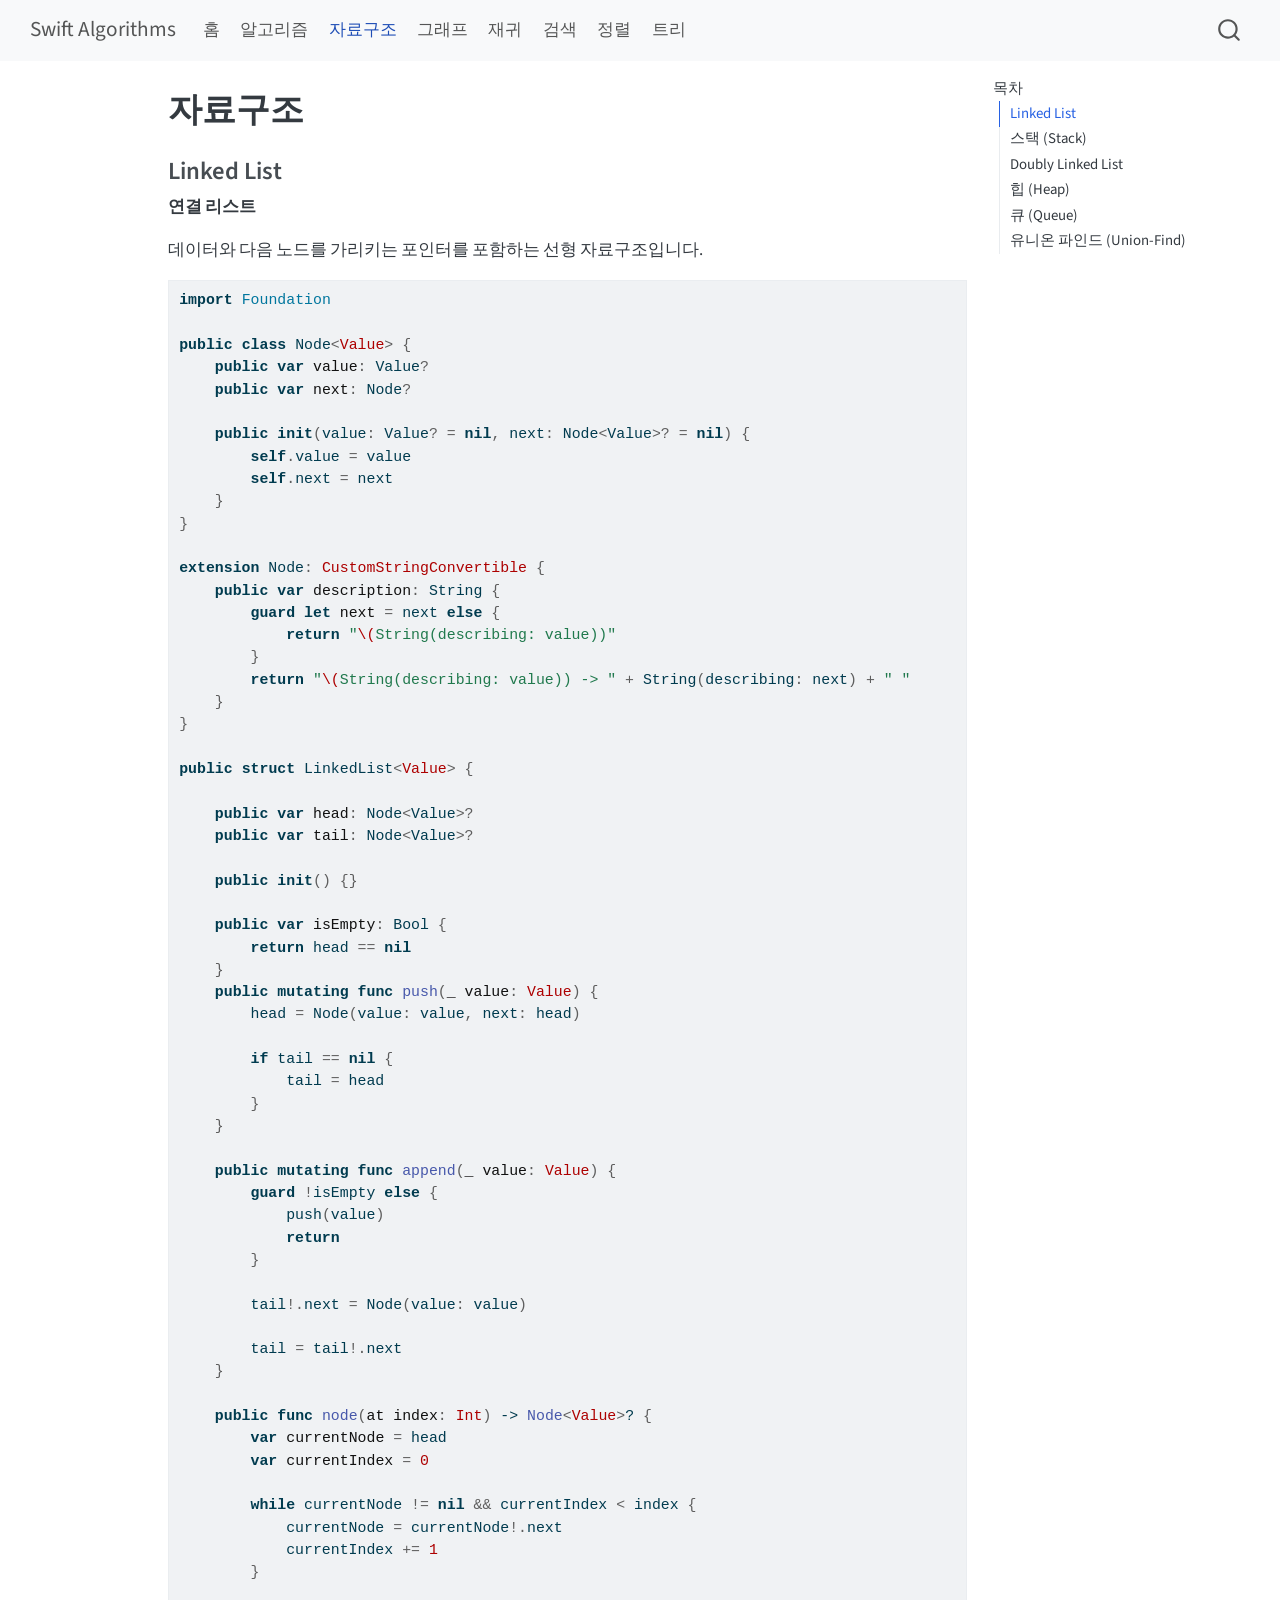
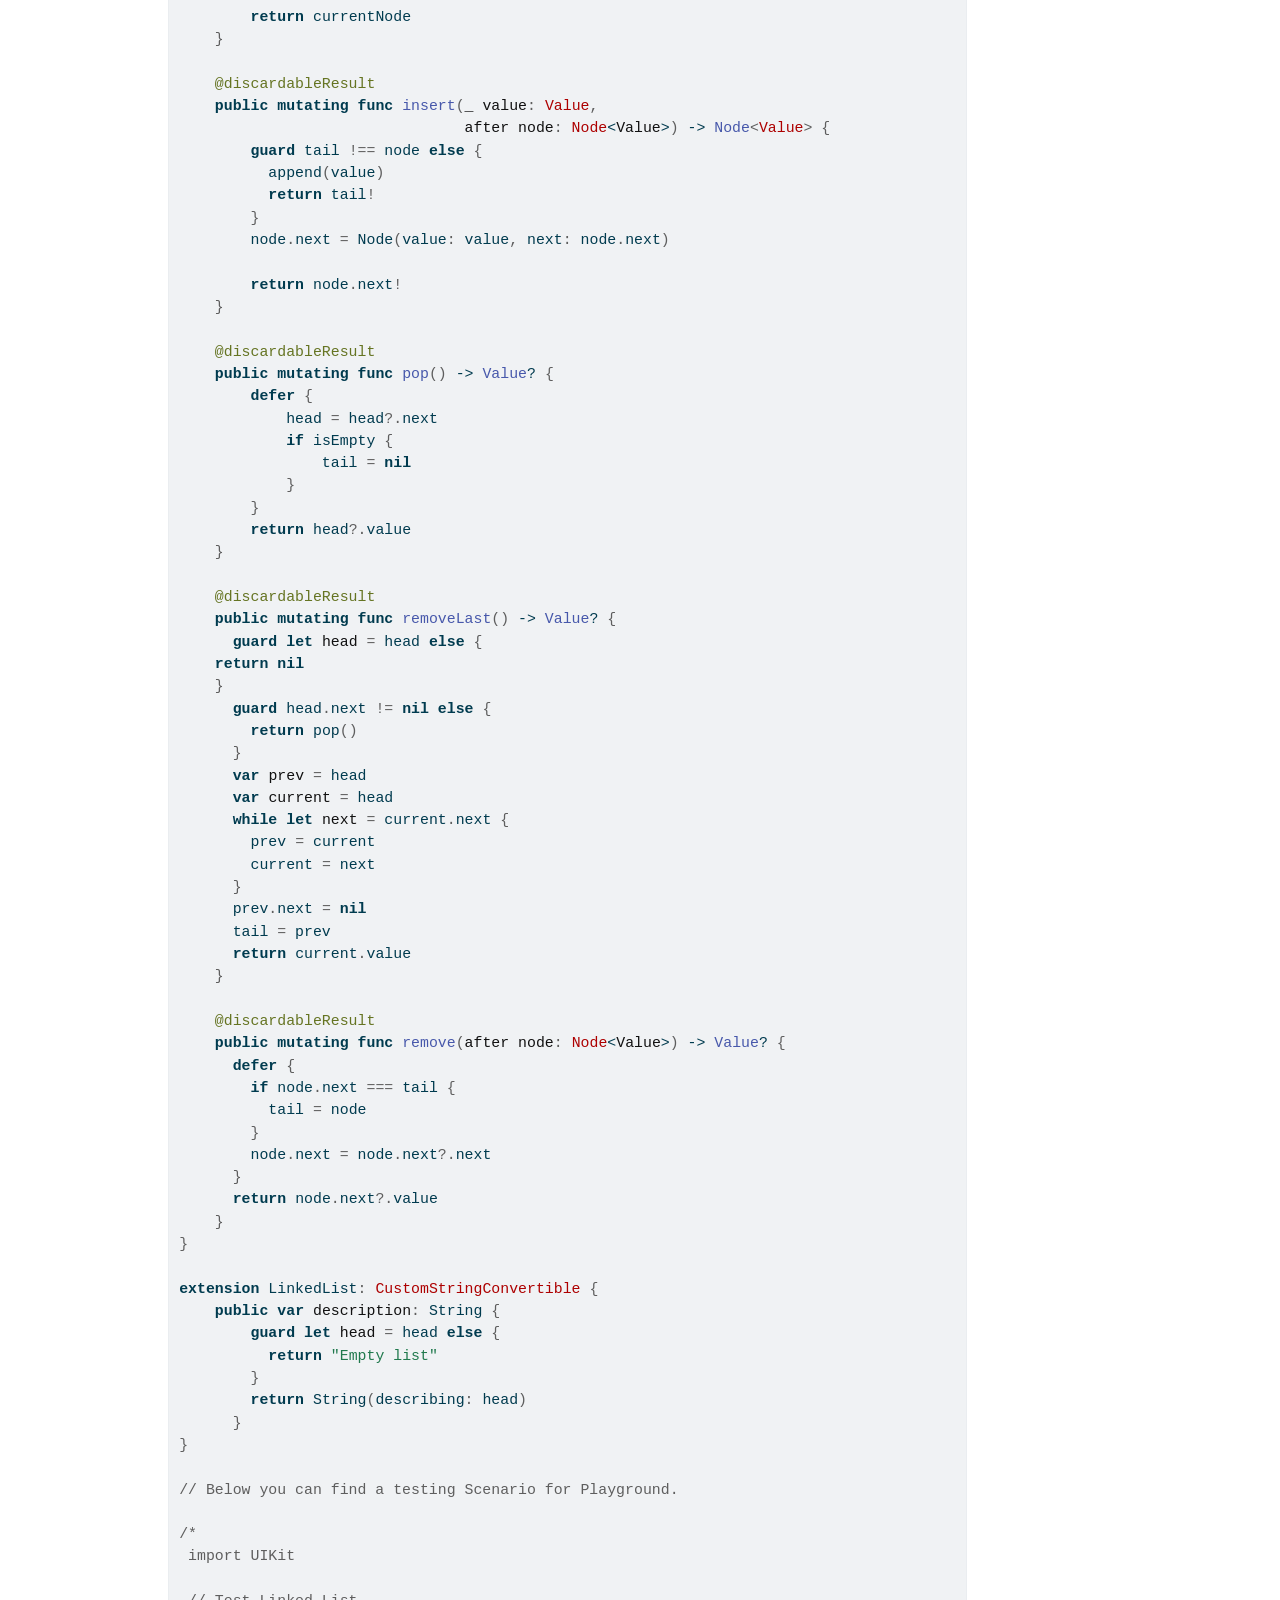
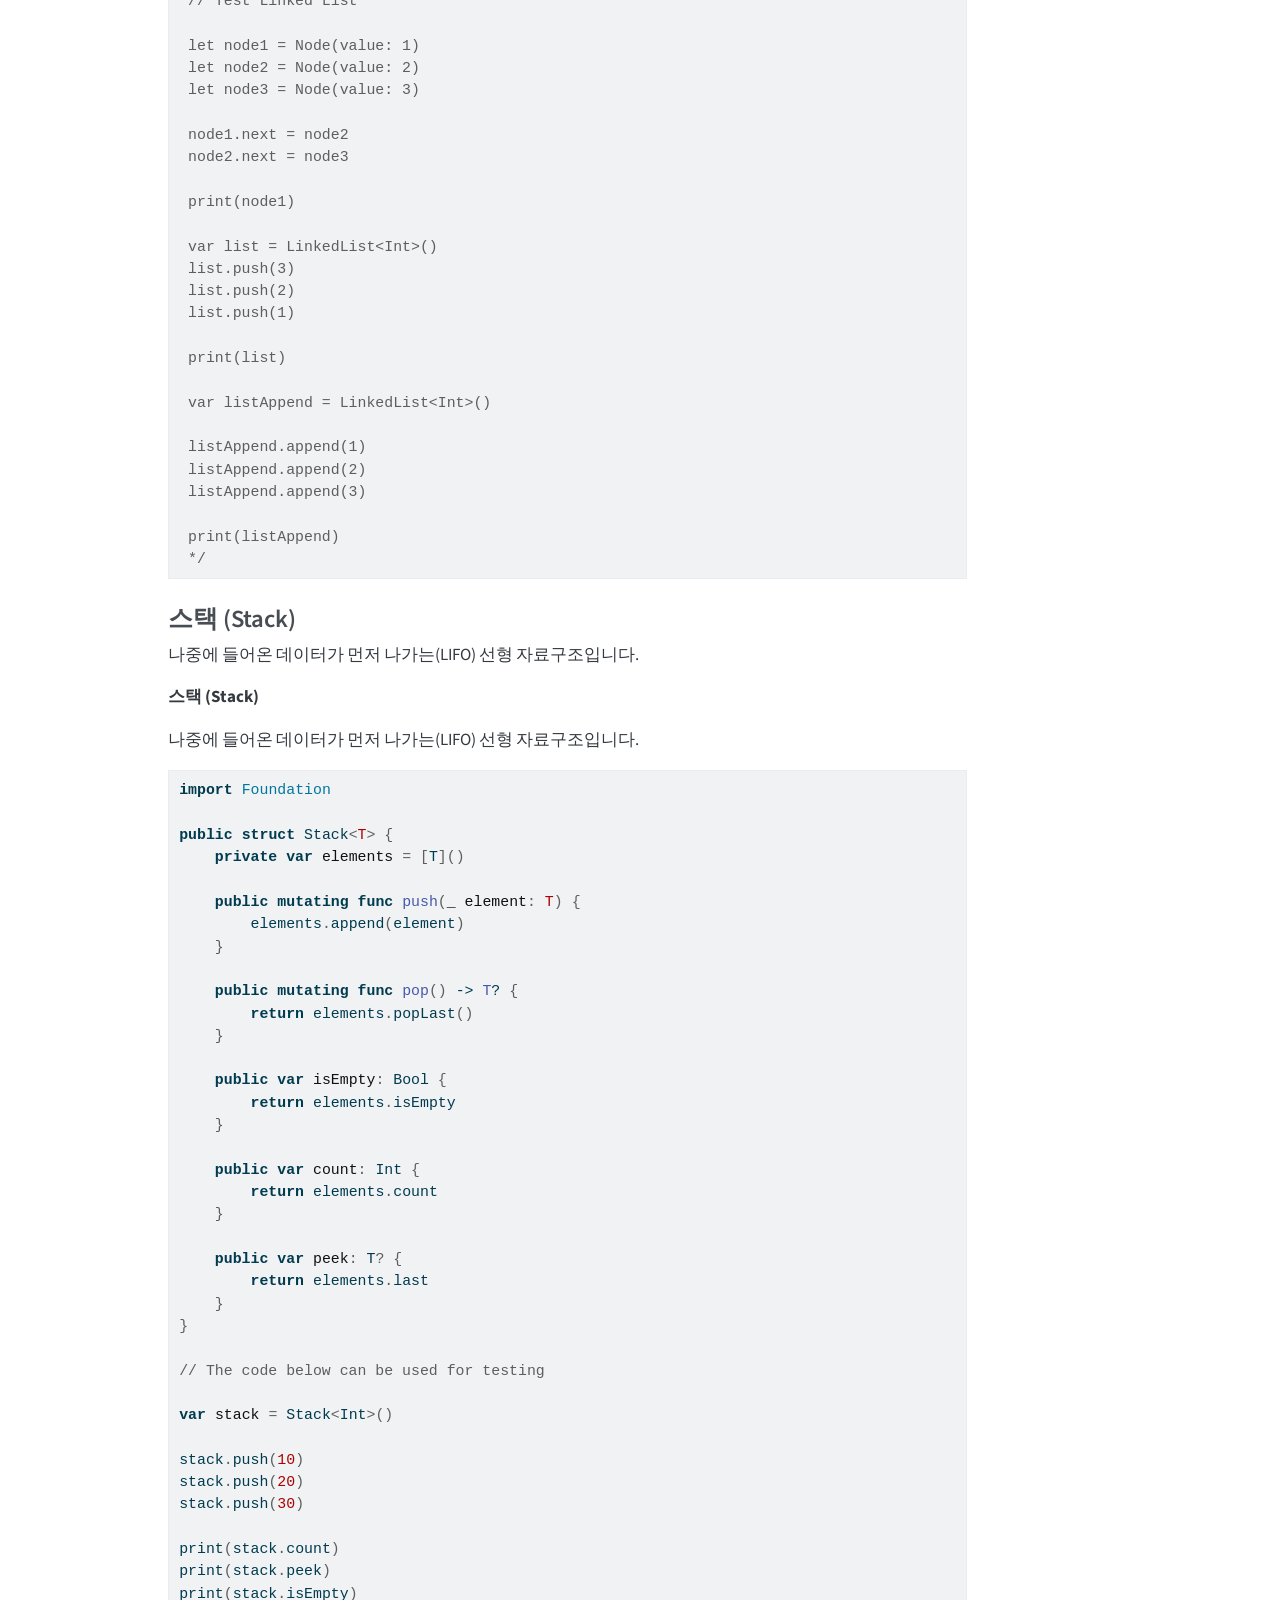
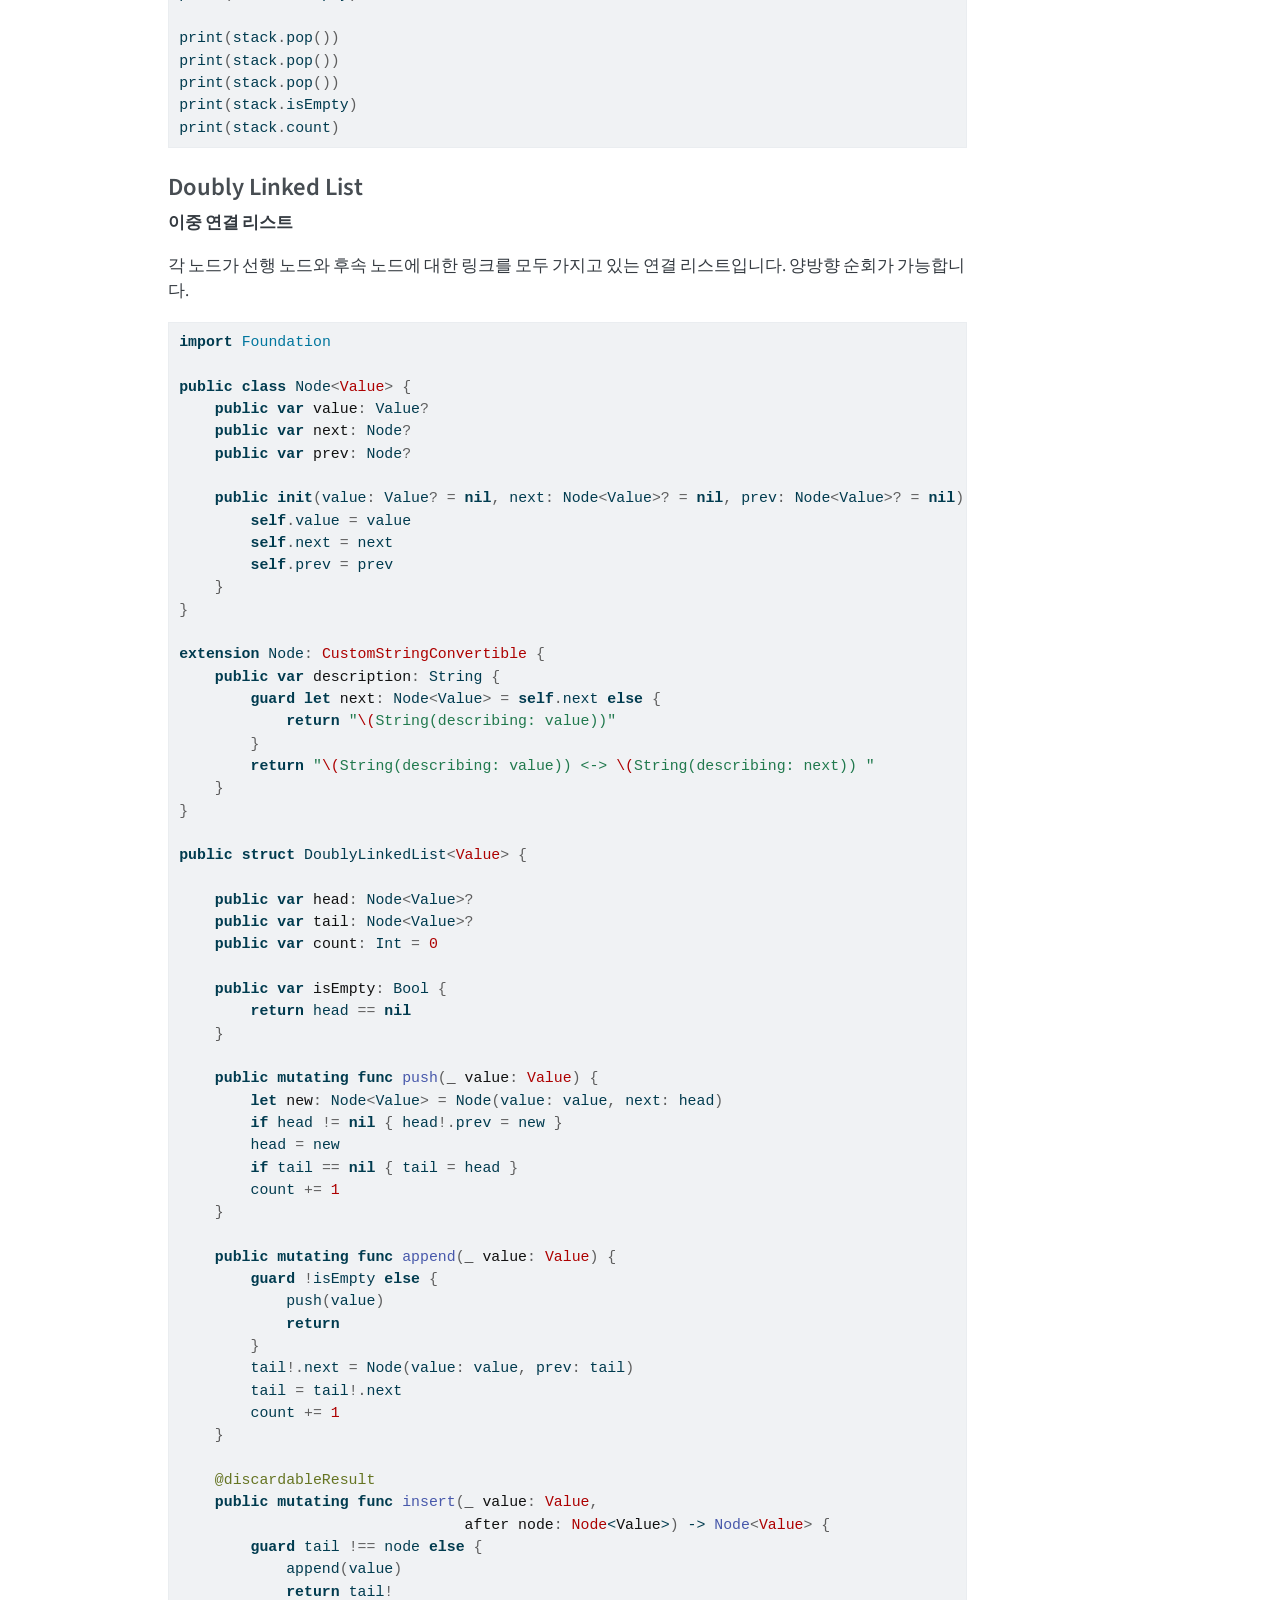
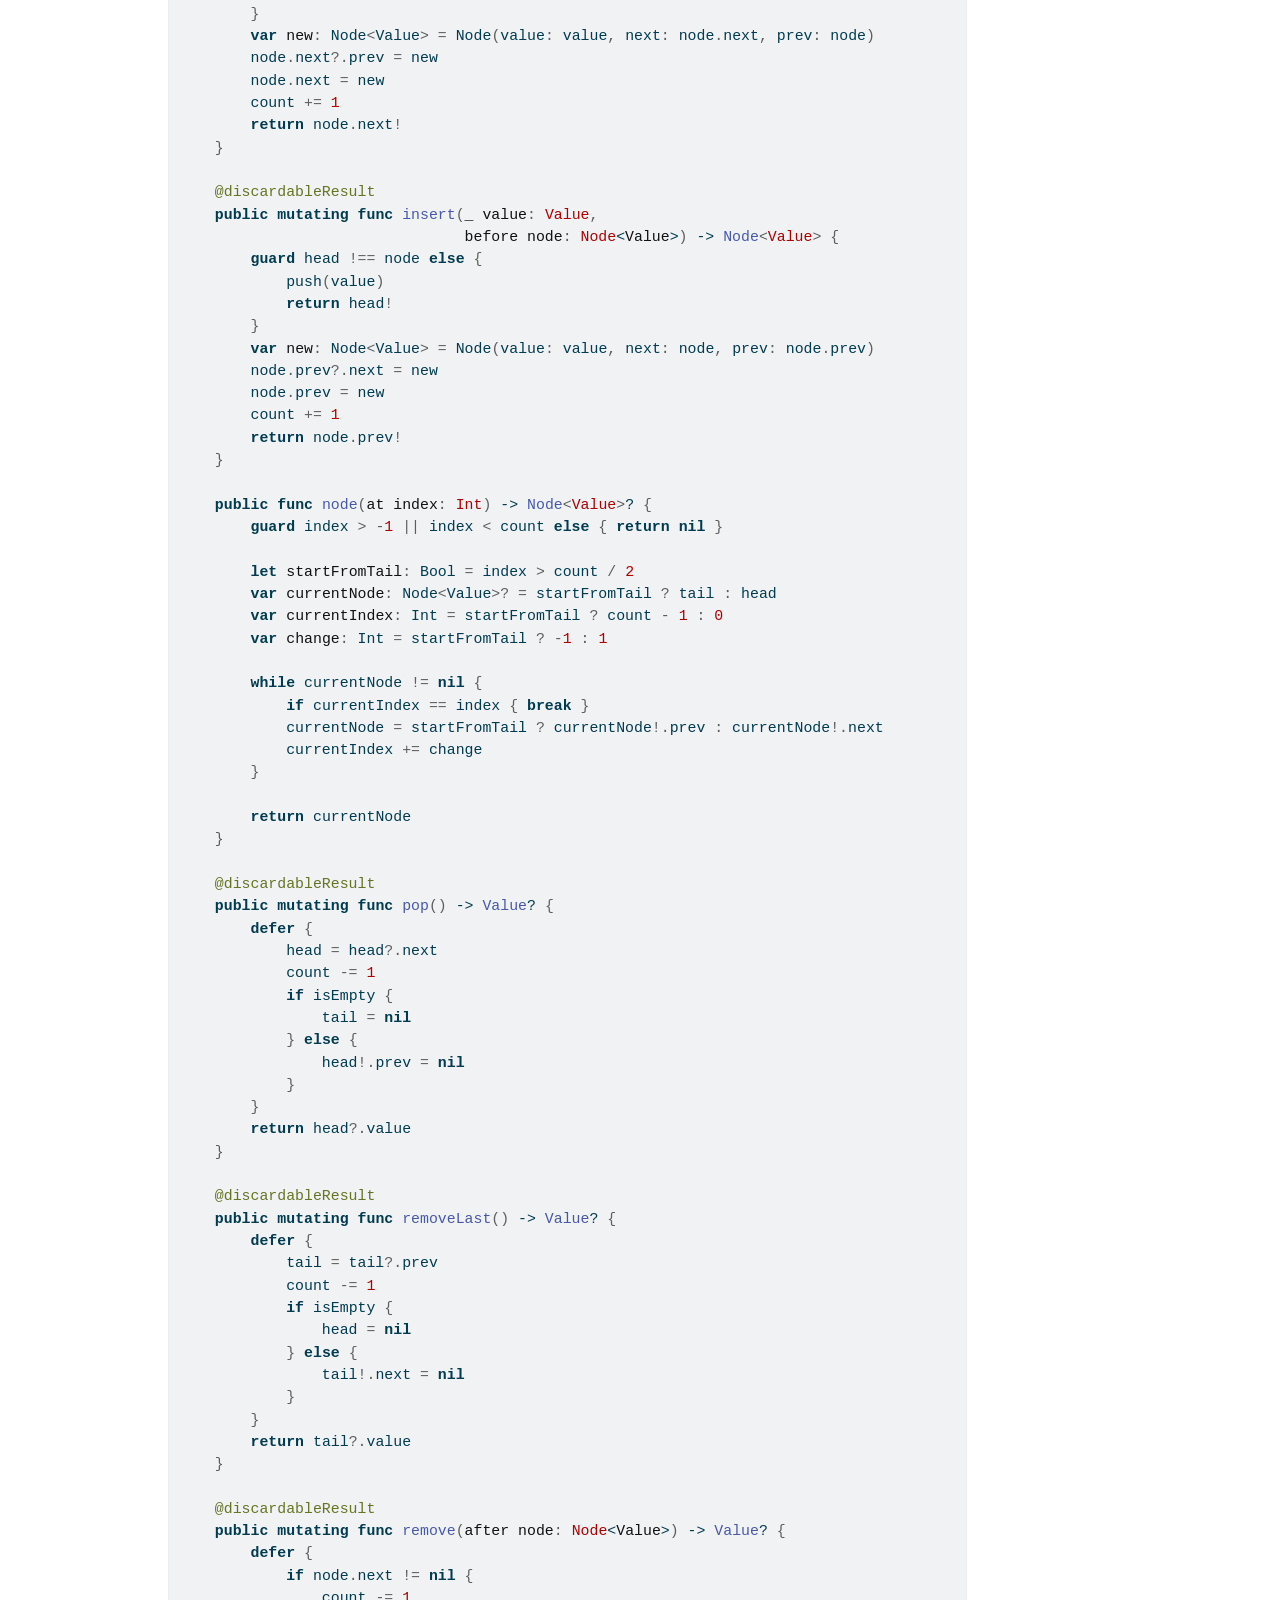
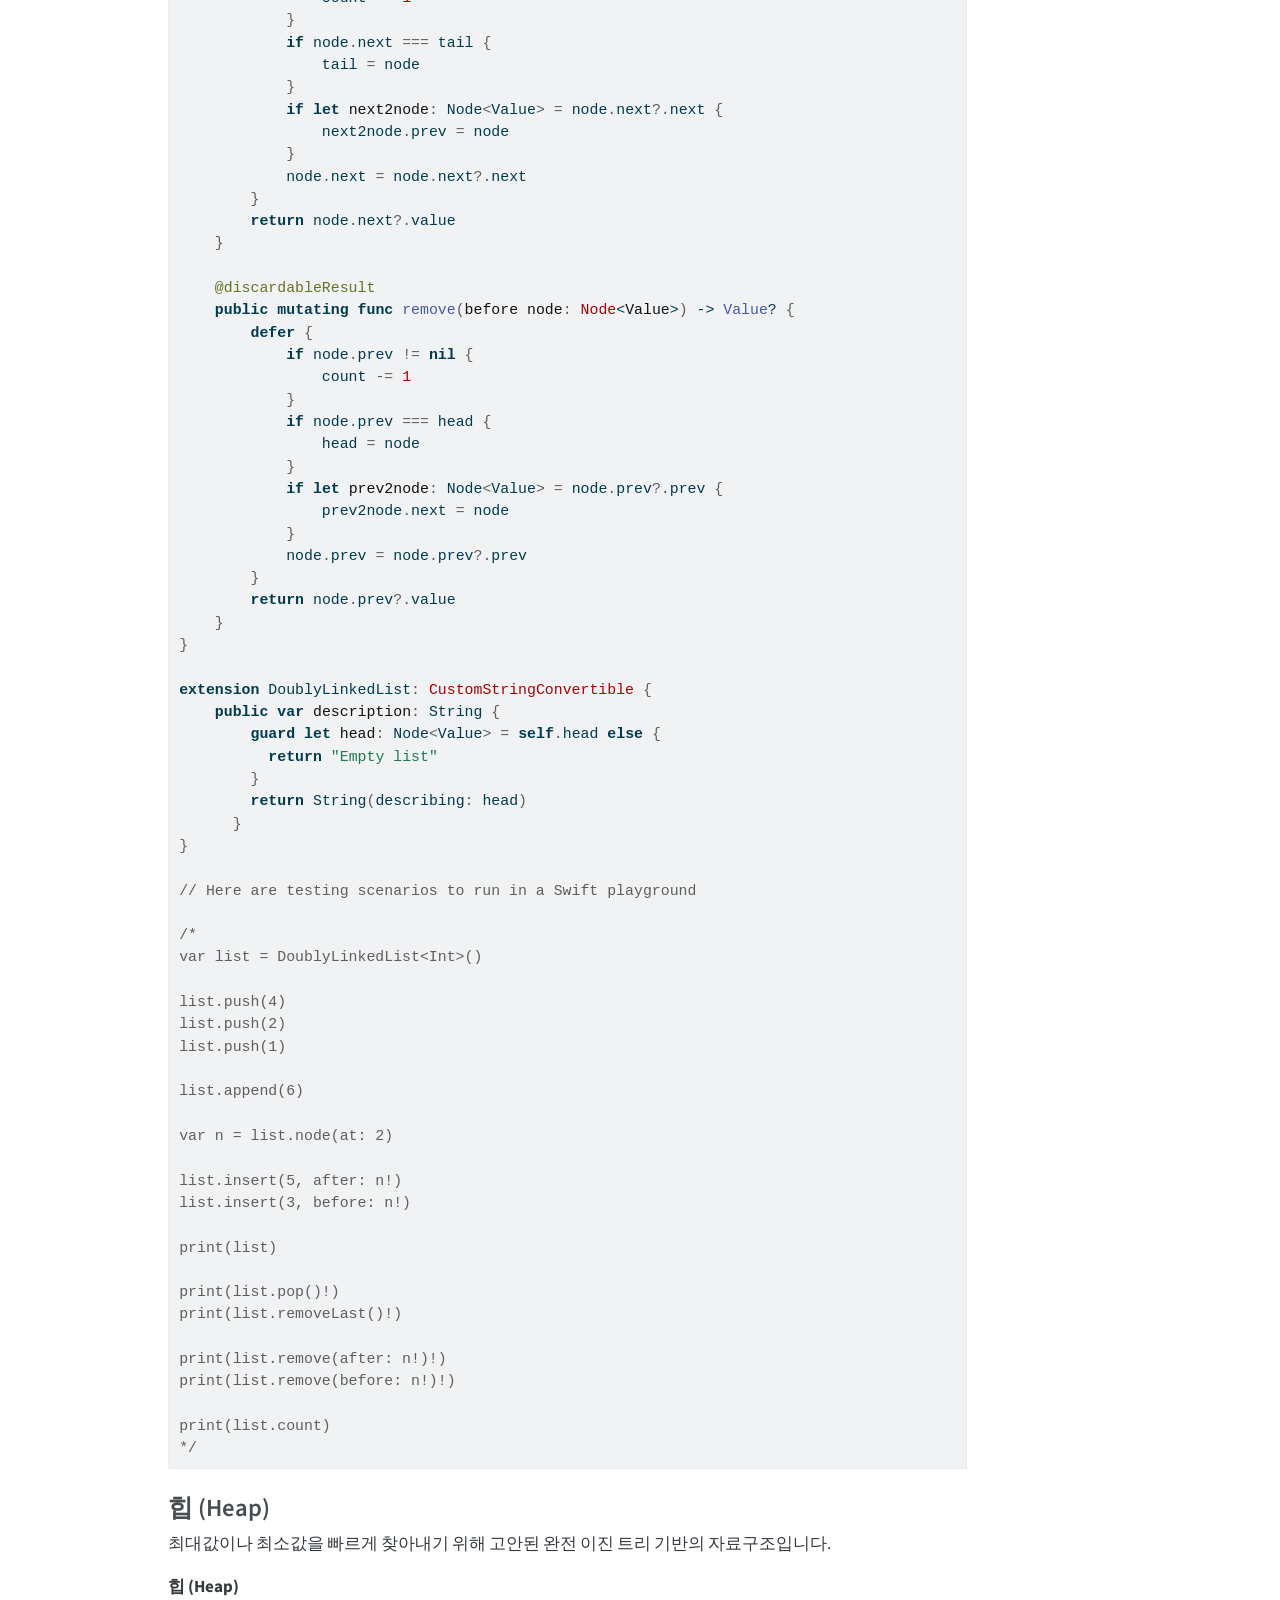
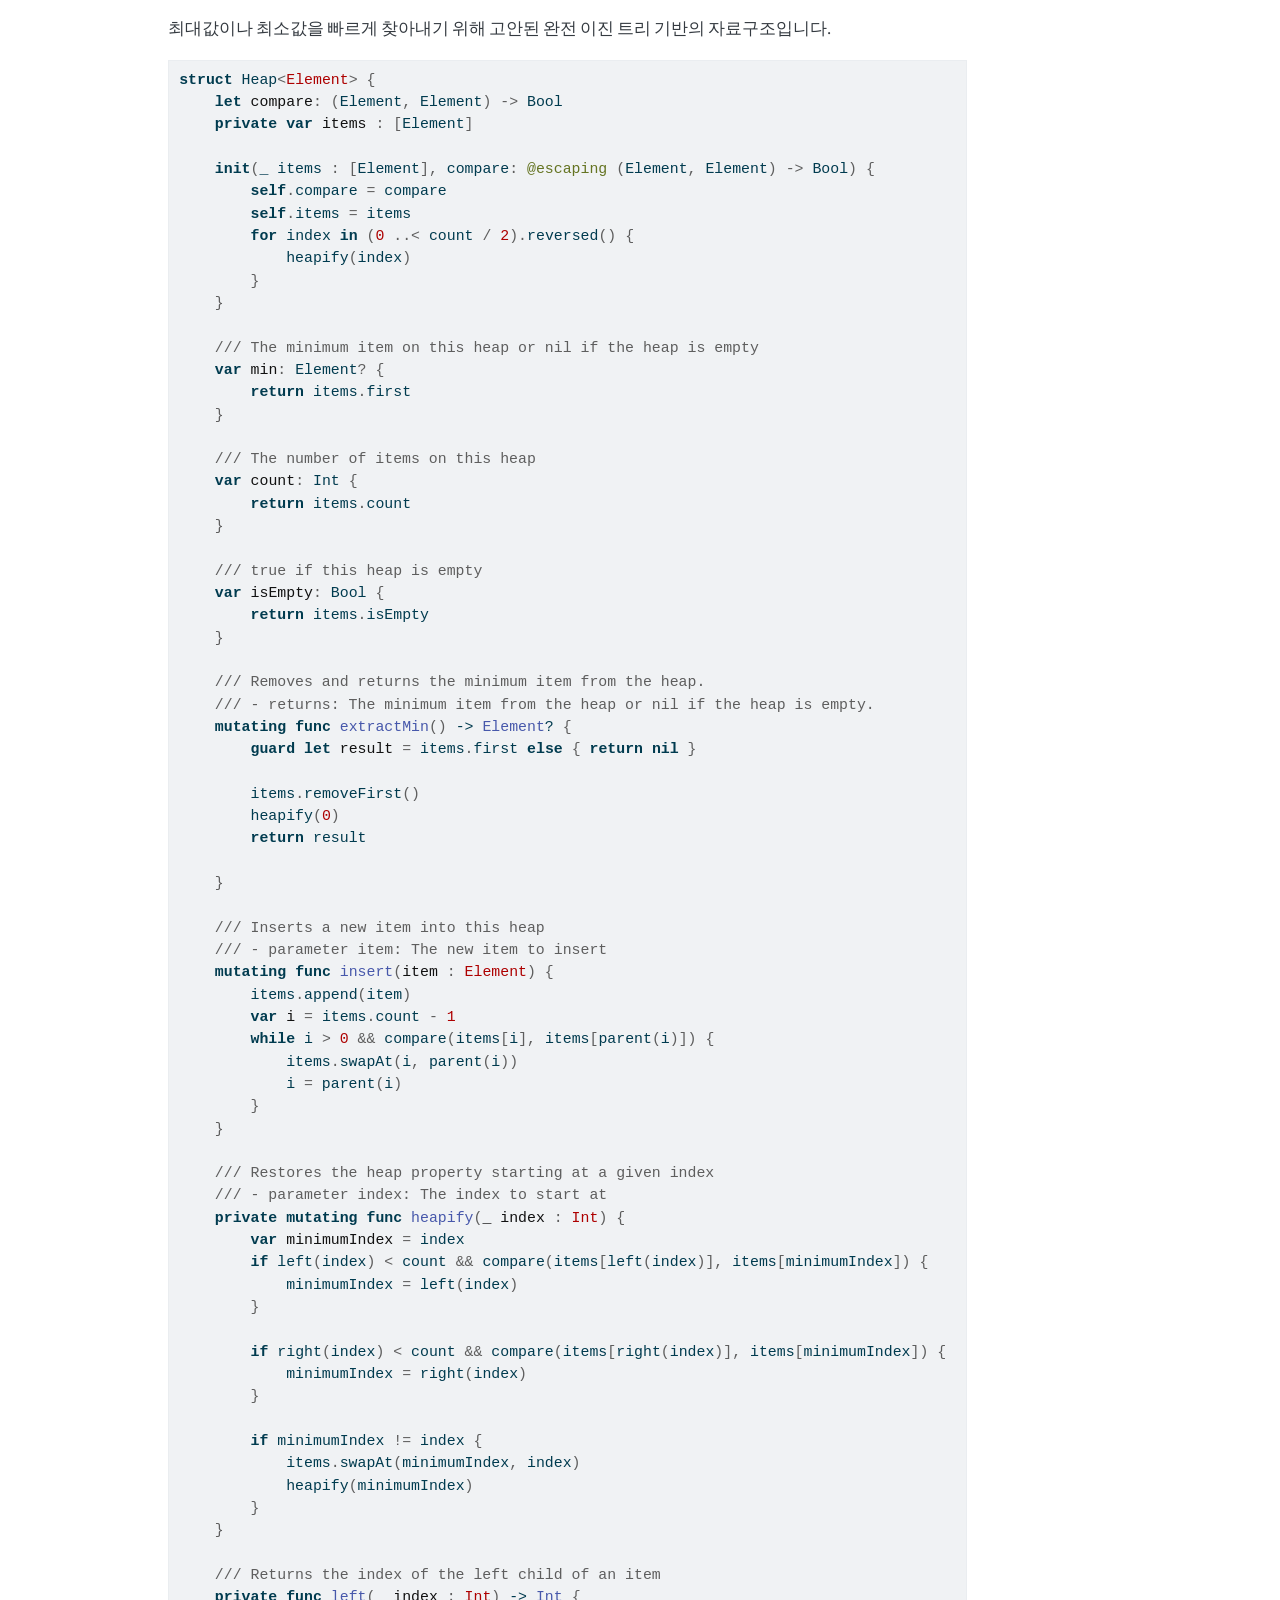
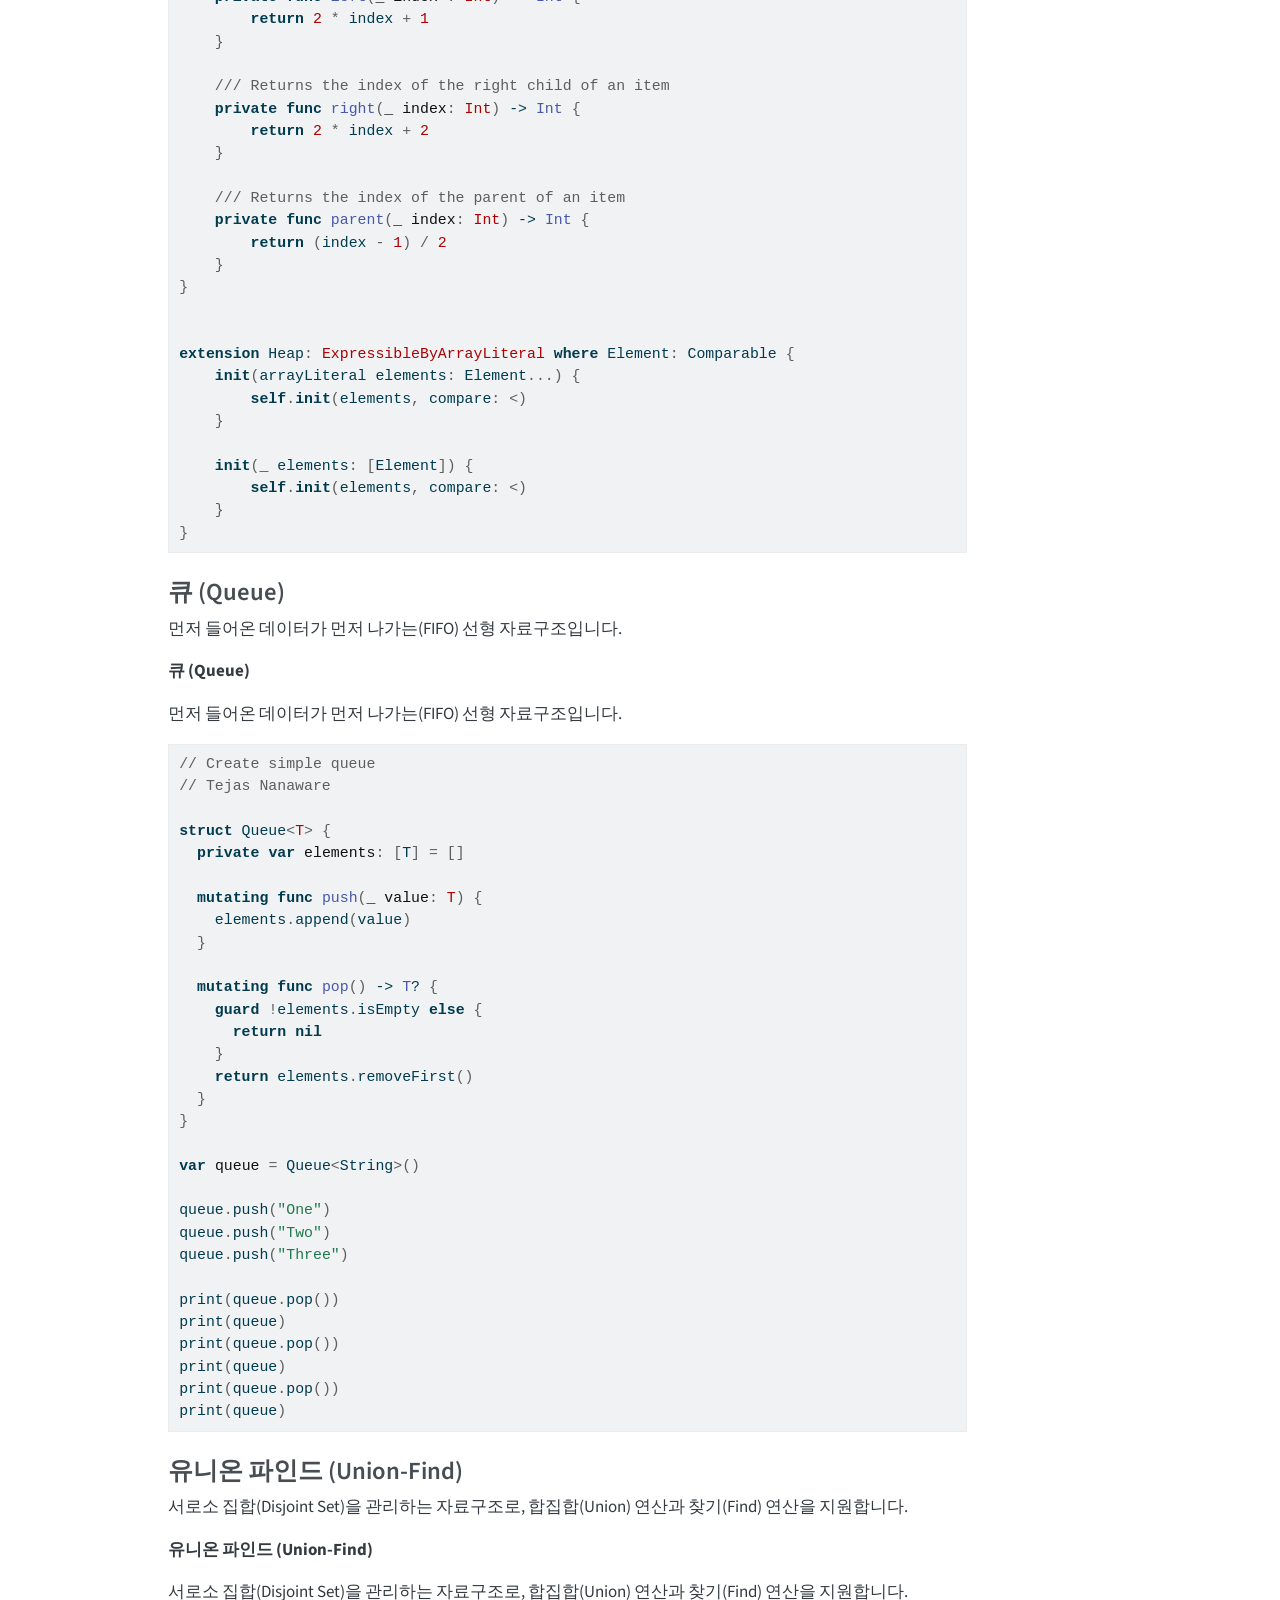
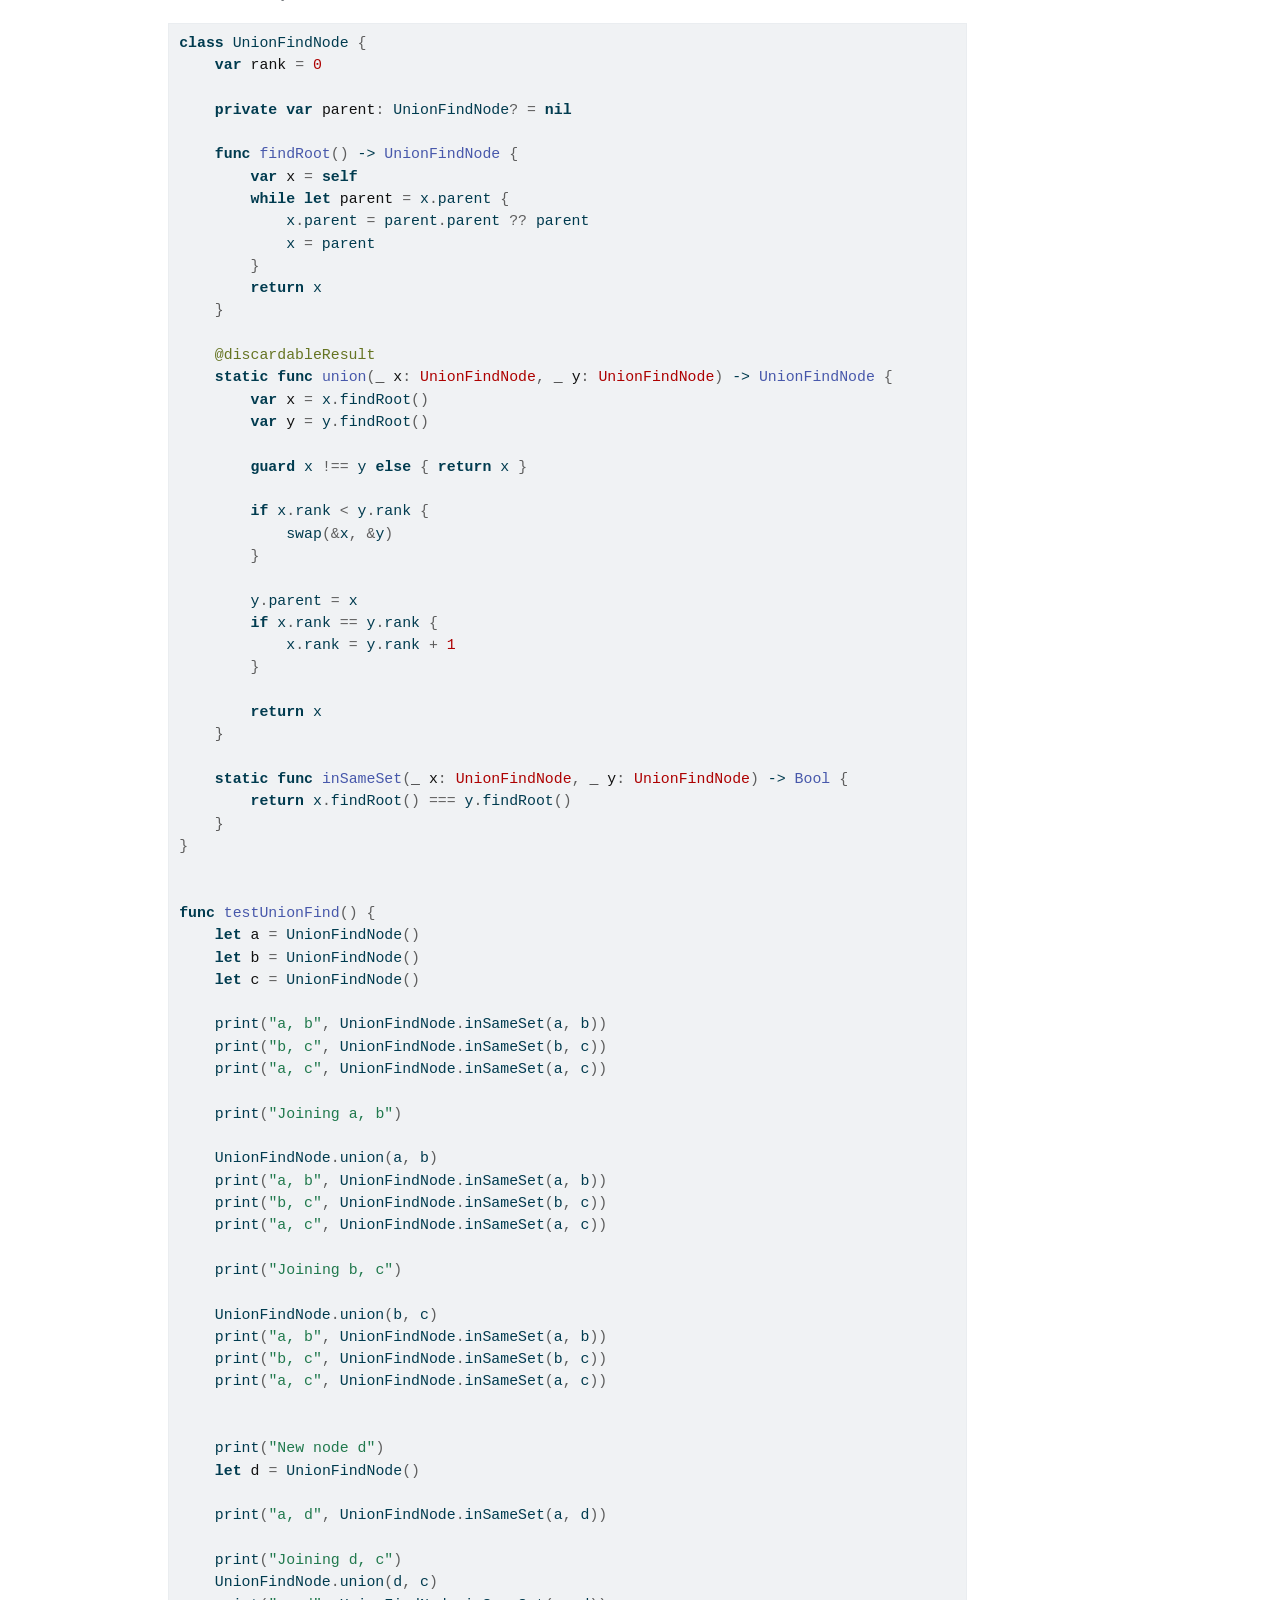
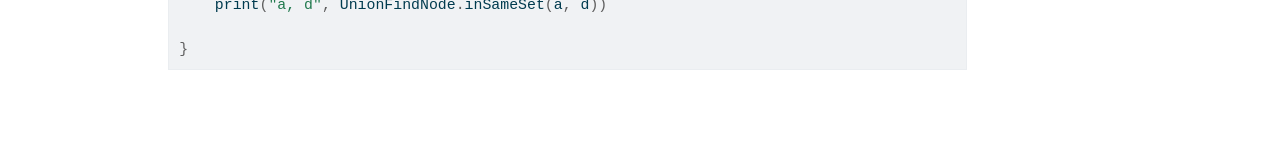
<file: data_structures.html>
<!DOCTYPE html>
<html xmlns="http://www.w3.org/1999/xhtml" lang="en" xml:lang="en"><head>

<meta charset="utf-8">
<meta name="generator" content="quarto-1.8.27">

<meta name="viewport" content="width=device-width, initial-scale=1.0, user-scalable=yes">


<title>자료구조 – Swift Algorithms</title>
<style>
code{white-space: pre-wrap;}
span.smallcaps{font-variant: small-caps;}
div.columns{display: flex; gap: min(4vw, 1.5em);}
div.column{flex: auto; overflow-x: auto;}
div.hanging-indent{margin-left: 1.5em; text-indent: -1.5em;}
ul.task-list{list-style: none;}
ul.task-list li input[type="checkbox"] {
  width: 0.8em;
  margin: 0 0.8em 0.2em -1em; /* quarto-specific, see https://github.com/quarto-dev/quarto-cli/issues/4556 */ 
  vertical-align: middle;
}
/* CSS for syntax highlighting */
html { -webkit-text-size-adjust: 100%; }
pre > code.sourceCode { white-space: pre; position: relative; }
pre > code.sourceCode > span { display: inline-block; line-height: 1.25; }
pre > code.sourceCode > span:empty { height: 1.2em; }
.sourceCode { overflow: visible; }
code.sourceCode > span { color: inherit; text-decoration: inherit; }
div.sourceCode { margin: 1em 0; }
pre.sourceCode { margin: 0; }
@media screen {
div.sourceCode { overflow: auto; }
}
@media print {
pre > code.sourceCode { white-space: pre-wrap; }
pre > code.sourceCode > span { text-indent: -5em; padding-left: 5em; }
}
pre.numberSource code
  { counter-reset: source-line 0; }
pre.numberSource code > span
  { position: relative; left: -4em; counter-increment: source-line; }
pre.numberSource code > span > a:first-child::before
  { content: counter(source-line);
    position: relative; left: -1em; text-align: right; vertical-align: baseline;
    border: none; display: inline-block;
    -webkit-touch-callout: none; -webkit-user-select: none;
    -khtml-user-select: none; -moz-user-select: none;
    -ms-user-select: none; user-select: none;
    padding: 0 4px; width: 4em;
  }
pre.numberSource { margin-left: 3em;  padding-left: 4px; }
div.sourceCode
  {   }
@media screen {
pre > code.sourceCode > span > a:first-child::before { text-decoration: underline; }
}
</style>


<script src="site_libs/quarto-nav/quarto-nav.js"></script>
<script src="site_libs/quarto-nav/headroom.min.js"></script>
<script src="site_libs/clipboard/clipboard.min.js"></script>
<script src="site_libs/quarto-search/autocomplete.umd.js"></script>
<script src="site_libs/quarto-search/fuse.min.js"></script>
<script src="site_libs/quarto-search/quarto-search.js"></script>
<meta name="quarto:offset" content="./">
<script src="site_libs/quarto-html/quarto.js" type="module"></script>
<script src="site_libs/quarto-html/tabsets/tabsets.js" type="module"></script>
<script src="site_libs/quarto-html/axe/axe-check.js" type="module"></script>
<script src="site_libs/quarto-html/popper.min.js"></script>
<script src="site_libs/quarto-html/tippy.umd.min.js"></script>
<script src="site_libs/quarto-html/anchor.min.js"></script>
<link href="site_libs/quarto-html/tippy.css" rel="stylesheet">
<link href="site_libs/quarto-html/quarto-syntax-highlighting-ed96de9b727972fe78a7b5d16c58bf87.css" rel="stylesheet" id="quarto-text-highlighting-styles">
<script src="site_libs/bootstrap/bootstrap.min.js"></script>
<link href="site_libs/bootstrap/bootstrap-icons.css" rel="stylesheet">
<link href="site_libs/bootstrap/bootstrap-c86b26b7d9d03d5c19ff44e4ebd200f1.min.css" rel="stylesheet" append-hash="true" id="quarto-bootstrap" data-mode="light">
<script id="quarto-search-options" type="application/json">{
  "location": "navbar",
  "copy-button": false,
  "collapse-after": 3,
  "panel-placement": "end",
  "type": "overlay",
  "limit": 50,
  "keyboard-shortcut": [
    "f",
    "/",
    "s"
  ],
  "show-item-context": false,
  "language": {
    "search-no-results-text": "No results",
    "search-matching-documents-text": "matching documents",
    "search-copy-link-title": "Copy link to search",
    "search-hide-matches-text": "Hide additional matches",
    "search-more-match-text": "more match in this document",
    "search-more-matches-text": "more matches in this document",
    "search-clear-button-title": "Clear",
    "search-text-placeholder": "",
    "search-detached-cancel-button-title": "Cancel",
    "search-submit-button-title": "Submit",
    "search-label": "Search"
  }
}</script>


<link rel="stylesheet" href="styles.css">
</head>

<body class="nav-fixed quarto-light">

<div id="quarto-search-results"></div>
  <header id="quarto-header" class="headroom fixed-top">
    <nav class="navbar navbar-expand-lg " data-bs-theme="dark">
      <div class="navbar-container container-fluid">
      <div class="navbar-brand-container mx-auto">
    <a class="navbar-brand" href="./index.html">
    <span class="navbar-title">Swift Algorithms</span>
    </a>
  </div>
            <div id="quarto-search" class="" title="Search"></div>
          <button class="navbar-toggler" type="button" data-bs-toggle="collapse" data-bs-target="#navbarCollapse" aria-controls="navbarCollapse" role="menu" aria-expanded="false" aria-label="Toggle navigation" onclick="if (window.quartoToggleHeadroom) { window.quartoToggleHeadroom(); }">
  <span class="navbar-toggler-icon"></span>
</button>
          <div class="collapse navbar-collapse" id="navbarCollapse">
            <ul class="navbar-nav navbar-nav-scroll me-auto">
  <li class="nav-item">
    <a class="nav-link" href="./index.html"> 
<span class="menu-text">홈</span></a>
  </li>  
  <li class="nav-item">
    <a class="nav-link" href="./algorithms.html"> 
<span class="menu-text">알고리즘</span></a>
  </li>  
  <li class="nav-item">
    <a class="nav-link active" href="./data_structures.html" aria-current="page"> 
<span class="menu-text">자료구조</span></a>
  </li>  
  <li class="nav-item">
    <a class="nav-link" href="./graph.html"> 
<span class="menu-text">그래프</span></a>
  </li>  
  <li class="nav-item">
    <a class="nav-link" href="./recursion.html"> 
<span class="menu-text">재귀</span></a>
  </li>  
  <li class="nav-item">
    <a class="nav-link" href="./search.html"> 
<span class="menu-text">검색</span></a>
  </li>  
  <li class="nav-item">
    <a class="nav-link" href="./sorts.html"> 
<span class="menu-text">정렬</span></a>
  </li>  
  <li class="nav-item">
    <a class="nav-link" href="./trees.html"> 
<span class="menu-text">트리</span></a>
  </li>  
</ul>
          </div> <!-- /navcollapse -->
            <div class="quarto-navbar-tools">
</div>
      </div> <!-- /container-fluid -->
    </nav>
</header>
<!-- content -->
<div id="quarto-content" class="quarto-container page-columns page-rows-contents page-layout-article page-navbar">
<!-- sidebar -->
<!-- margin-sidebar -->
    <div id="quarto-margin-sidebar" class="sidebar margin-sidebar">
        <nav id="TOC" role="doc-toc" class="toc-active">
    <h2 id="toc-title">목차</h2>
   
  <ul>
  <li><a href="#linked-list" id="toc-linked-list" class="nav-link active" data-scroll-target="#linked-list">Linked List</a></li>
  <li><a href="#스택-stack" id="toc-스택-stack" class="nav-link" data-scroll-target="#스택-stack">스택 (Stack)</a></li>
  <li><a href="#doubly-linked-list" id="toc-doubly-linked-list" class="nav-link" data-scroll-target="#doubly-linked-list">Doubly Linked List</a></li>
  <li><a href="#힙-heap" id="toc-힙-heap" class="nav-link" data-scroll-target="#힙-heap">힙 (Heap)</a></li>
  <li><a href="#큐-queue" id="toc-큐-queue" class="nav-link" data-scroll-target="#큐-queue">큐 (Queue)</a></li>
  <li><a href="#유니온-파인드-union-find" id="toc-유니온-파인드-union-find" class="nav-link" data-scroll-target="#유니온-파인드-union-find">유니온 파인드 (Union-Find)</a></li>
  </ul>
</nav>
    </div>
<!-- main -->
<main class="content" id="quarto-document-content">

<header id="title-block-header" class="quarto-title-block default">
<div class="quarto-title">
<h1 class="title">자료구조</h1>
</div>



<div class="quarto-title-meta">

    
  
    
  </div>
  


</header>


<section id="linked-list" class="level3">
<h3 class="anchored" data-anchor-id="linked-list">Linked List</h3>
<p><strong>연결 리스트</strong></p>
<p>데이터와 다음 노드를 가리키는 포인터를 포함하는 선형 자료구조입니다.</p>
<div class="code-copy-outer-scaffold"><div class="sourceCode" id="cb1"><pre class="sourceCode swift code-with-copy"><code class="sourceCode swift"><span id="cb1-1"><a href="#cb1-1" aria-hidden="true" tabindex="-1"></a><span class="kw">import</span> <span class="im">Foundation</span></span>
<span id="cb1-2"><a href="#cb1-2" aria-hidden="true" tabindex="-1"></a></span>
<span id="cb1-3"><a href="#cb1-3" aria-hidden="true" tabindex="-1"></a><span class="kw">public</span> <span class="kw">class</span> Node<span class="op">&lt;</span><span class="dt">Value</span><span class="op">&gt;</span> <span class="op">{</span></span>
<span id="cb1-4"><a href="#cb1-4" aria-hidden="true" tabindex="-1"></a>    <span class="kw">public</span> <span class="kw">var</span> <span class="va">value</span><span class="op">:</span> Value<span class="op">?</span></span>
<span id="cb1-5"><a href="#cb1-5" aria-hidden="true" tabindex="-1"></a>    <span class="kw">public</span> <span class="kw">var</span> <span class="va">next</span><span class="op">:</span> Node<span class="op">?</span></span>
<span id="cb1-6"><a href="#cb1-6" aria-hidden="true" tabindex="-1"></a>    </span>
<span id="cb1-7"><a href="#cb1-7" aria-hidden="true" tabindex="-1"></a>    <span class="kw">public</span> <span class="kw">init</span><span class="op">(</span>value<span class="op">:</span> Value<span class="op">?</span> <span class="op">=</span> <span class="kw">nil</span><span class="op">,</span> next<span class="op">:</span> Node<span class="op">&lt;</span>Value<span class="op">&gt;?</span> <span class="op">=</span> <span class="kw">nil</span><span class="op">)</span> <span class="op">{</span></span>
<span id="cb1-8"><a href="#cb1-8" aria-hidden="true" tabindex="-1"></a>        <span class="kw">self</span><span class="op">.</span>value <span class="op">=</span> value</span>
<span id="cb1-9"><a href="#cb1-9" aria-hidden="true" tabindex="-1"></a>        <span class="kw">self</span><span class="op">.</span>next <span class="op">=</span> next</span>
<span id="cb1-10"><a href="#cb1-10" aria-hidden="true" tabindex="-1"></a>    <span class="op">}</span></span>
<span id="cb1-11"><a href="#cb1-11" aria-hidden="true" tabindex="-1"></a><span class="op">}</span></span>
<span id="cb1-12"><a href="#cb1-12" aria-hidden="true" tabindex="-1"></a></span>
<span id="cb1-13"><a href="#cb1-13" aria-hidden="true" tabindex="-1"></a><span class="kw">extension</span> Node<span class="op">:</span> <span class="dt">CustomStringConvertible</span> <span class="op">{</span></span>
<span id="cb1-14"><a href="#cb1-14" aria-hidden="true" tabindex="-1"></a>    <span class="kw">public</span> <span class="kw">var</span> <span class="va">description</span><span class="op">:</span> String <span class="op">{</span></span>
<span id="cb1-15"><a href="#cb1-15" aria-hidden="true" tabindex="-1"></a>        <span class="cf">guard</span> <span class="kw">let</span> <span class="va">next</span> <span class="op">=</span> next <span class="cf">else</span> <span class="op">{</span></span>
<span id="cb1-16"><a href="#cb1-16" aria-hidden="true" tabindex="-1"></a>            <span class="kw">return</span> <span class="st">"</span><span class="er">\(</span><span class="st">String(describing: value))"</span></span>
<span id="cb1-17"><a href="#cb1-17" aria-hidden="true" tabindex="-1"></a>        <span class="op">}</span></span>
<span id="cb1-18"><a href="#cb1-18" aria-hidden="true" tabindex="-1"></a>        <span class="kw">return</span> <span class="st">"</span><span class="er">\(</span><span class="st">String(describing: value)) -&gt; "</span> <span class="op">+</span> String<span class="op">(</span>describing<span class="op">:</span> next<span class="op">)</span> <span class="op">+</span> <span class="st">" "</span></span>
<span id="cb1-19"><a href="#cb1-19" aria-hidden="true" tabindex="-1"></a>    <span class="op">}</span></span>
<span id="cb1-20"><a href="#cb1-20" aria-hidden="true" tabindex="-1"></a><span class="op">}</span></span>
<span id="cb1-21"><a href="#cb1-21" aria-hidden="true" tabindex="-1"></a></span>
<span id="cb1-22"><a href="#cb1-22" aria-hidden="true" tabindex="-1"></a><span class="kw">public</span> <span class="kw">struct</span> LinkedList<span class="op">&lt;</span><span class="dt">Value</span><span class="op">&gt;</span> <span class="op">{</span></span>
<span id="cb1-23"><a href="#cb1-23" aria-hidden="true" tabindex="-1"></a>    </span>
<span id="cb1-24"><a href="#cb1-24" aria-hidden="true" tabindex="-1"></a>    <span class="kw">public</span> <span class="kw">var</span> <span class="va">head</span><span class="op">:</span> Node<span class="op">&lt;</span>Value<span class="op">&gt;?</span></span>
<span id="cb1-25"><a href="#cb1-25" aria-hidden="true" tabindex="-1"></a>    <span class="kw">public</span> <span class="kw">var</span> <span class="va">tail</span><span class="op">:</span> Node<span class="op">&lt;</span>Value<span class="op">&gt;?</span></span>
<span id="cb1-26"><a href="#cb1-26" aria-hidden="true" tabindex="-1"></a>    </span>
<span id="cb1-27"><a href="#cb1-27" aria-hidden="true" tabindex="-1"></a>    <span class="kw">public</span> <span class="kw">init</span><span class="op">()</span> <span class="op">{}</span></span>
<span id="cb1-28"><a href="#cb1-28" aria-hidden="true" tabindex="-1"></a>    </span>
<span id="cb1-29"><a href="#cb1-29" aria-hidden="true" tabindex="-1"></a>    <span class="kw">public</span> <span class="kw">var</span> <span class="va">isEmpty</span><span class="op">:</span> Bool <span class="op">{</span></span>
<span id="cb1-30"><a href="#cb1-30" aria-hidden="true" tabindex="-1"></a>        <span class="kw">return</span> head <span class="op">==</span> <span class="kw">nil</span></span>
<span id="cb1-31"><a href="#cb1-31" aria-hidden="true" tabindex="-1"></a>    <span class="op">}</span></span>
<span id="cb1-32"><a href="#cb1-32" aria-hidden="true" tabindex="-1"></a>    <span class="kw">public</span> <span class="kw">mutating</span> <span class="kw">func</span> <span class="fu">push</span><span class="op">(</span><span class="va">_</span> <span class="va">value</span><span class="op">:</span> <span class="dt">Value</span><span class="op">)</span> <span class="op">{</span></span>
<span id="cb1-33"><a href="#cb1-33" aria-hidden="true" tabindex="-1"></a>        head <span class="op">=</span> Node<span class="op">(</span>value<span class="op">:</span> value<span class="op">,</span> next<span class="op">:</span> head<span class="op">)</span></span>
<span id="cb1-34"><a href="#cb1-34" aria-hidden="true" tabindex="-1"></a>        </span>
<span id="cb1-35"><a href="#cb1-35" aria-hidden="true" tabindex="-1"></a>        <span class="cf">if</span> tail <span class="op">==</span> <span class="kw">nil</span> <span class="op">{</span></span>
<span id="cb1-36"><a href="#cb1-36" aria-hidden="true" tabindex="-1"></a>            tail <span class="op">=</span> head</span>
<span id="cb1-37"><a href="#cb1-37" aria-hidden="true" tabindex="-1"></a>        <span class="op">}</span></span>
<span id="cb1-38"><a href="#cb1-38" aria-hidden="true" tabindex="-1"></a>    <span class="op">}</span></span>
<span id="cb1-39"><a href="#cb1-39" aria-hidden="true" tabindex="-1"></a>    </span>
<span id="cb1-40"><a href="#cb1-40" aria-hidden="true" tabindex="-1"></a>    <span class="kw">public</span> <span class="kw">mutating</span> <span class="kw">func</span> <span class="fu">append</span><span class="op">(</span><span class="va">_</span> <span class="va">value</span><span class="op">:</span> <span class="dt">Value</span><span class="op">)</span> <span class="op">{</span></span>
<span id="cb1-41"><a href="#cb1-41" aria-hidden="true" tabindex="-1"></a>        <span class="cf">guard</span> <span class="op">!</span>isEmpty <span class="cf">else</span> <span class="op">{</span></span>
<span id="cb1-42"><a href="#cb1-42" aria-hidden="true" tabindex="-1"></a>            push<span class="op">(</span>value<span class="op">)</span></span>
<span id="cb1-43"><a href="#cb1-43" aria-hidden="true" tabindex="-1"></a>            <span class="kw">return</span></span>
<span id="cb1-44"><a href="#cb1-44" aria-hidden="true" tabindex="-1"></a>        <span class="op">}</span></span>
<span id="cb1-45"><a href="#cb1-45" aria-hidden="true" tabindex="-1"></a>        </span>
<span id="cb1-46"><a href="#cb1-46" aria-hidden="true" tabindex="-1"></a>        tail<span class="op">!.</span>next <span class="op">=</span> Node<span class="op">(</span>value<span class="op">:</span> value<span class="op">)</span></span>
<span id="cb1-47"><a href="#cb1-47" aria-hidden="true" tabindex="-1"></a>        </span>
<span id="cb1-48"><a href="#cb1-48" aria-hidden="true" tabindex="-1"></a>        tail <span class="op">=</span> tail<span class="op">!.</span>next</span>
<span id="cb1-49"><a href="#cb1-49" aria-hidden="true" tabindex="-1"></a>    <span class="op">}</span></span>
<span id="cb1-50"><a href="#cb1-50" aria-hidden="true" tabindex="-1"></a></span>
<span id="cb1-51"><a href="#cb1-51" aria-hidden="true" tabindex="-1"></a>    <span class="kw">public</span> <span class="kw">func</span> <span class="fu">node</span><span class="op">(</span><span class="va">at</span> <span class="va">index</span><span class="op">:</span> <span class="dt">Int</span><span class="op">)</span> -&gt; <span class="fu">Node</span><span class="op">&lt;</span><span class="dt">Value</span><span class="op">&gt;</span>? <span class="op">{</span></span>
<span id="cb1-52"><a href="#cb1-52" aria-hidden="true" tabindex="-1"></a>        <span class="kw">var</span> <span class="va">currentNode</span> <span class="op">=</span> head</span>
<span id="cb1-53"><a href="#cb1-53" aria-hidden="true" tabindex="-1"></a>        <span class="kw">var</span> <span class="va">currentIndex</span> <span class="op">=</span> <span class="dv">0</span></span>
<span id="cb1-54"><a href="#cb1-54" aria-hidden="true" tabindex="-1"></a>        </span>
<span id="cb1-55"><a href="#cb1-55" aria-hidden="true" tabindex="-1"></a>        <span class="cf">while</span> currentNode <span class="op">!=</span> <span class="kw">nil</span> <span class="op">&amp;&amp;</span> currentIndex <span class="op">&lt;</span> index <span class="op">{</span></span>
<span id="cb1-56"><a href="#cb1-56" aria-hidden="true" tabindex="-1"></a>            currentNode <span class="op">=</span> currentNode<span class="op">!.</span>next</span>
<span id="cb1-57"><a href="#cb1-57" aria-hidden="true" tabindex="-1"></a>            currentIndex <span class="op">+=</span> <span class="dv">1</span></span>
<span id="cb1-58"><a href="#cb1-58" aria-hidden="true" tabindex="-1"></a>        <span class="op">}</span></span>
<span id="cb1-59"><a href="#cb1-59" aria-hidden="true" tabindex="-1"></a>        </span>
<span id="cb1-60"><a href="#cb1-60" aria-hidden="true" tabindex="-1"></a>        <span class="kw">return</span> currentNode</span>
<span id="cb1-61"><a href="#cb1-61" aria-hidden="true" tabindex="-1"></a>    <span class="op">}</span></span>
<span id="cb1-62"><a href="#cb1-62" aria-hidden="true" tabindex="-1"></a></span>
<span id="cb1-63"><a href="#cb1-63" aria-hidden="true" tabindex="-1"></a>    <span class="at">@discardableResult</span></span>
<span id="cb1-64"><a href="#cb1-64" aria-hidden="true" tabindex="-1"></a>    <span class="kw">public</span> <span class="kw">mutating</span> <span class="kw">func</span> <span class="fu">insert</span><span class="op">(</span><span class="va">_</span> <span class="va">value</span><span class="op">:</span> <span class="dt">Value</span><span class="op">,</span></span>
<span id="cb1-65"><a href="#cb1-65" aria-hidden="true" tabindex="-1"></a>                                <span class="va">after</span> <span class="va">node</span><span class="op">:</span> <span class="dt">Node</span>&lt;<span class="va">Value</span>&gt;<span class="op">)</span> -&gt; <span class="fu">Node</span><span class="op">&lt;</span><span class="dt">Value</span><span class="op">&gt;</span> <span class="op">{</span></span>
<span id="cb1-66"><a href="#cb1-66" aria-hidden="true" tabindex="-1"></a>        <span class="cf">guard</span> tail <span class="op">!==</span> node <span class="cf">else</span> <span class="op">{</span></span>
<span id="cb1-67"><a href="#cb1-67" aria-hidden="true" tabindex="-1"></a>          append<span class="op">(</span>value<span class="op">)</span></span>
<span id="cb1-68"><a href="#cb1-68" aria-hidden="true" tabindex="-1"></a>          <span class="kw">return</span> tail<span class="op">!</span></span>
<span id="cb1-69"><a href="#cb1-69" aria-hidden="true" tabindex="-1"></a>        <span class="op">}</span></span>
<span id="cb1-70"><a href="#cb1-70" aria-hidden="true" tabindex="-1"></a>        node<span class="op">.</span>next <span class="op">=</span> Node<span class="op">(</span>value<span class="op">:</span> value<span class="op">,</span> next<span class="op">:</span> node<span class="op">.</span>next<span class="op">)</span></span>
<span id="cb1-71"><a href="#cb1-71" aria-hidden="true" tabindex="-1"></a>        </span>
<span id="cb1-72"><a href="#cb1-72" aria-hidden="true" tabindex="-1"></a>        <span class="kw">return</span> node<span class="op">.</span>next<span class="op">!</span></span>
<span id="cb1-73"><a href="#cb1-73" aria-hidden="true" tabindex="-1"></a>    <span class="op">}</span></span>
<span id="cb1-74"><a href="#cb1-74" aria-hidden="true" tabindex="-1"></a>    </span>
<span id="cb1-75"><a href="#cb1-75" aria-hidden="true" tabindex="-1"></a>    <span class="at">@discardableResult</span></span>
<span id="cb1-76"><a href="#cb1-76" aria-hidden="true" tabindex="-1"></a>    <span class="kw">public</span> <span class="kw">mutating</span> <span class="kw">func</span> <span class="fu">pop</span><span class="op">()</span> -&gt; <span class="fu">Value</span>? <span class="op">{</span></span>
<span id="cb1-77"><a href="#cb1-77" aria-hidden="true" tabindex="-1"></a>        <span class="cf">defer</span> <span class="op">{</span></span>
<span id="cb1-78"><a href="#cb1-78" aria-hidden="true" tabindex="-1"></a>            head <span class="op">=</span> head<span class="op">?.</span>next</span>
<span id="cb1-79"><a href="#cb1-79" aria-hidden="true" tabindex="-1"></a>            <span class="cf">if</span> isEmpty <span class="op">{</span></span>
<span id="cb1-80"><a href="#cb1-80" aria-hidden="true" tabindex="-1"></a>                tail <span class="op">=</span> <span class="kw">nil</span></span>
<span id="cb1-81"><a href="#cb1-81" aria-hidden="true" tabindex="-1"></a>            <span class="op">}</span></span>
<span id="cb1-82"><a href="#cb1-82" aria-hidden="true" tabindex="-1"></a>        <span class="op">}</span></span>
<span id="cb1-83"><a href="#cb1-83" aria-hidden="true" tabindex="-1"></a>        <span class="kw">return</span> head<span class="op">?.</span>value</span>
<span id="cb1-84"><a href="#cb1-84" aria-hidden="true" tabindex="-1"></a>    <span class="op">}</span></span>
<span id="cb1-85"><a href="#cb1-85" aria-hidden="true" tabindex="-1"></a>    </span>
<span id="cb1-86"><a href="#cb1-86" aria-hidden="true" tabindex="-1"></a>    <span class="at">@discardableResult</span></span>
<span id="cb1-87"><a href="#cb1-87" aria-hidden="true" tabindex="-1"></a>    <span class="kw">public</span> <span class="kw">mutating</span> <span class="kw">func</span> <span class="fu">removeLast</span><span class="op">()</span> -&gt; <span class="fu">Value</span>? <span class="op">{</span></span>
<span id="cb1-88"><a href="#cb1-88" aria-hidden="true" tabindex="-1"></a>      <span class="cf">guard</span> <span class="kw">let</span> <span class="va">head</span> <span class="op">=</span> head <span class="cf">else</span> <span class="op">{</span></span>
<span id="cb1-89"><a href="#cb1-89" aria-hidden="true" tabindex="-1"></a>    <span class="kw">return</span> <span class="kw">nil</span></span>
<span id="cb1-90"><a href="#cb1-90" aria-hidden="true" tabindex="-1"></a>    <span class="op">}</span></span>
<span id="cb1-91"><a href="#cb1-91" aria-hidden="true" tabindex="-1"></a>      <span class="cf">guard</span> head<span class="op">.</span>next <span class="op">!=</span> <span class="kw">nil</span> <span class="cf">else</span> <span class="op">{</span></span>
<span id="cb1-92"><a href="#cb1-92" aria-hidden="true" tabindex="-1"></a>        <span class="kw">return</span> pop<span class="op">()</span></span>
<span id="cb1-93"><a href="#cb1-93" aria-hidden="true" tabindex="-1"></a>      <span class="op">}</span></span>
<span id="cb1-94"><a href="#cb1-94" aria-hidden="true" tabindex="-1"></a>      <span class="kw">var</span> <span class="va">prev</span> <span class="op">=</span> head</span>
<span id="cb1-95"><a href="#cb1-95" aria-hidden="true" tabindex="-1"></a>      <span class="kw">var</span> <span class="va">current</span> <span class="op">=</span> head</span>
<span id="cb1-96"><a href="#cb1-96" aria-hidden="true" tabindex="-1"></a>      <span class="cf">while</span> <span class="kw">let</span> <span class="va">next</span> <span class="op">=</span> current<span class="op">.</span>next <span class="op">{</span></span>
<span id="cb1-97"><a href="#cb1-97" aria-hidden="true" tabindex="-1"></a>        prev <span class="op">=</span> current</span>
<span id="cb1-98"><a href="#cb1-98" aria-hidden="true" tabindex="-1"></a>        current <span class="op">=</span> next</span>
<span id="cb1-99"><a href="#cb1-99" aria-hidden="true" tabindex="-1"></a>      <span class="op">}</span></span>
<span id="cb1-100"><a href="#cb1-100" aria-hidden="true" tabindex="-1"></a>      prev<span class="op">.</span>next <span class="op">=</span> <span class="kw">nil</span></span>
<span id="cb1-101"><a href="#cb1-101" aria-hidden="true" tabindex="-1"></a>      tail <span class="op">=</span> prev</span>
<span id="cb1-102"><a href="#cb1-102" aria-hidden="true" tabindex="-1"></a>      <span class="kw">return</span> current<span class="op">.</span>value</span>
<span id="cb1-103"><a href="#cb1-103" aria-hidden="true" tabindex="-1"></a>    <span class="op">}</span></span>
<span id="cb1-104"><a href="#cb1-104" aria-hidden="true" tabindex="-1"></a>    </span>
<span id="cb1-105"><a href="#cb1-105" aria-hidden="true" tabindex="-1"></a>    <span class="at">@discardableResult</span></span>
<span id="cb1-106"><a href="#cb1-106" aria-hidden="true" tabindex="-1"></a>    <span class="kw">public</span> <span class="kw">mutating</span> <span class="kw">func</span> <span class="fu">remove</span><span class="op">(</span><span class="va">after</span> <span class="va">node</span><span class="op">:</span> <span class="dt">Node</span>&lt;<span class="va">Value</span>&gt;<span class="op">)</span> -&gt; <span class="fu">Value</span>? <span class="op">{</span></span>
<span id="cb1-107"><a href="#cb1-107" aria-hidden="true" tabindex="-1"></a>      <span class="cf">defer</span> <span class="op">{</span></span>
<span id="cb1-108"><a href="#cb1-108" aria-hidden="true" tabindex="-1"></a>        <span class="cf">if</span> node<span class="op">.</span>next <span class="op">===</span> tail <span class="op">{</span></span>
<span id="cb1-109"><a href="#cb1-109" aria-hidden="true" tabindex="-1"></a>          tail <span class="op">=</span> node </span>
<span id="cb1-110"><a href="#cb1-110" aria-hidden="true" tabindex="-1"></a>        <span class="op">}</span></span>
<span id="cb1-111"><a href="#cb1-111" aria-hidden="true" tabindex="-1"></a>        node<span class="op">.</span>next <span class="op">=</span> node<span class="op">.</span>next<span class="op">?.</span>next</span>
<span id="cb1-112"><a href="#cb1-112" aria-hidden="true" tabindex="-1"></a>      <span class="op">}</span></span>
<span id="cb1-113"><a href="#cb1-113" aria-hidden="true" tabindex="-1"></a>      <span class="kw">return</span> node<span class="op">.</span>next<span class="op">?.</span>value</span>
<span id="cb1-114"><a href="#cb1-114" aria-hidden="true" tabindex="-1"></a>    <span class="op">}</span></span>
<span id="cb1-115"><a href="#cb1-115" aria-hidden="true" tabindex="-1"></a><span class="op">}</span></span>
<span id="cb1-116"><a href="#cb1-116" aria-hidden="true" tabindex="-1"></a></span>
<span id="cb1-117"><a href="#cb1-117" aria-hidden="true" tabindex="-1"></a><span class="kw">extension</span> LinkedList<span class="op">:</span> <span class="dt">CustomStringConvertible</span> <span class="op">{</span></span>
<span id="cb1-118"><a href="#cb1-118" aria-hidden="true" tabindex="-1"></a>    <span class="kw">public</span> <span class="kw">var</span> <span class="va">description</span><span class="op">:</span> String <span class="op">{</span></span>
<span id="cb1-119"><a href="#cb1-119" aria-hidden="true" tabindex="-1"></a>        <span class="cf">guard</span> <span class="kw">let</span> <span class="va">head</span> <span class="op">=</span> head <span class="cf">else</span> <span class="op">{</span></span>
<span id="cb1-120"><a href="#cb1-120" aria-hidden="true" tabindex="-1"></a>          <span class="kw">return</span> <span class="st">"Empty list"</span></span>
<span id="cb1-121"><a href="#cb1-121" aria-hidden="true" tabindex="-1"></a>        <span class="op">}</span></span>
<span id="cb1-122"><a href="#cb1-122" aria-hidden="true" tabindex="-1"></a>        <span class="kw">return</span> String<span class="op">(</span>describing<span class="op">:</span> head<span class="op">)</span></span>
<span id="cb1-123"><a href="#cb1-123" aria-hidden="true" tabindex="-1"></a>      <span class="op">}</span></span>
<span id="cb1-124"><a href="#cb1-124" aria-hidden="true" tabindex="-1"></a><span class="op">}</span></span>
<span id="cb1-125"><a href="#cb1-125" aria-hidden="true" tabindex="-1"></a></span>
<span id="cb1-126"><a href="#cb1-126" aria-hidden="true" tabindex="-1"></a><span class="co">// Below you can find a testing Scenario for Playground.</span></span>
<span id="cb1-127"><a href="#cb1-127" aria-hidden="true" tabindex="-1"></a></span>
<span id="cb1-128"><a href="#cb1-128" aria-hidden="true" tabindex="-1"></a><span class="co">/*</span></span>
<span id="cb1-129"><a href="#cb1-129" aria-hidden="true" tabindex="-1"></a><span class="co"> import UIKit</span></span>
<span id="cb1-130"><a href="#cb1-130" aria-hidden="true" tabindex="-1"></a></span>
<span id="cb1-131"><a href="#cb1-131" aria-hidden="true" tabindex="-1"></a><span class="co"> // Test Linked List</span></span>
<span id="cb1-132"><a href="#cb1-132" aria-hidden="true" tabindex="-1"></a></span>
<span id="cb1-133"><a href="#cb1-133" aria-hidden="true" tabindex="-1"></a><span class="co"> let node1 = Node(value: 1)</span></span>
<span id="cb1-134"><a href="#cb1-134" aria-hidden="true" tabindex="-1"></a><span class="co"> let node2 = Node(value: 2)</span></span>
<span id="cb1-135"><a href="#cb1-135" aria-hidden="true" tabindex="-1"></a><span class="co"> let node3 = Node(value: 3)</span></span>
<span id="cb1-136"><a href="#cb1-136" aria-hidden="true" tabindex="-1"></a></span>
<span id="cb1-137"><a href="#cb1-137" aria-hidden="true" tabindex="-1"></a><span class="co"> node1.next = node2</span></span>
<span id="cb1-138"><a href="#cb1-138" aria-hidden="true" tabindex="-1"></a><span class="co"> node2.next = node3</span></span>
<span id="cb1-139"><a href="#cb1-139" aria-hidden="true" tabindex="-1"></a></span>
<span id="cb1-140"><a href="#cb1-140" aria-hidden="true" tabindex="-1"></a><span class="co"> print(node1)</span></span>
<span id="cb1-141"><a href="#cb1-141" aria-hidden="true" tabindex="-1"></a></span>
<span id="cb1-142"><a href="#cb1-142" aria-hidden="true" tabindex="-1"></a><span class="co"> var list = LinkedList&lt;Int&gt;()</span></span>
<span id="cb1-143"><a href="#cb1-143" aria-hidden="true" tabindex="-1"></a><span class="co"> list.push(3)</span></span>
<span id="cb1-144"><a href="#cb1-144" aria-hidden="true" tabindex="-1"></a><span class="co"> list.push(2)</span></span>
<span id="cb1-145"><a href="#cb1-145" aria-hidden="true" tabindex="-1"></a><span class="co"> list.push(1)</span></span>
<span id="cb1-146"><a href="#cb1-146" aria-hidden="true" tabindex="-1"></a></span>
<span id="cb1-147"><a href="#cb1-147" aria-hidden="true" tabindex="-1"></a><span class="co"> print(list)</span></span>
<span id="cb1-148"><a href="#cb1-148" aria-hidden="true" tabindex="-1"></a></span>
<span id="cb1-149"><a href="#cb1-149" aria-hidden="true" tabindex="-1"></a><span class="co"> var listAppend = LinkedList&lt;Int&gt;()</span></span>
<span id="cb1-150"><a href="#cb1-150" aria-hidden="true" tabindex="-1"></a></span>
<span id="cb1-151"><a href="#cb1-151" aria-hidden="true" tabindex="-1"></a><span class="co"> listAppend.append(1)</span></span>
<span id="cb1-152"><a href="#cb1-152" aria-hidden="true" tabindex="-1"></a><span class="co"> listAppend.append(2)</span></span>
<span id="cb1-153"><a href="#cb1-153" aria-hidden="true" tabindex="-1"></a><span class="co"> listAppend.append(3)</span></span>
<span id="cb1-154"><a href="#cb1-154" aria-hidden="true" tabindex="-1"></a></span>
<span id="cb1-155"><a href="#cb1-155" aria-hidden="true" tabindex="-1"></a><span class="co"> print(listAppend)</span></span>
<span id="cb1-156"><a href="#cb1-156" aria-hidden="true" tabindex="-1"></a><span class="co"> */</span></span></code></pre></div><button title="Copy to Clipboard" class="code-copy-button"><i class="bi"></i></button></div>
</section>
<section id="스택-stack" class="level3">
<h3 class="anchored" data-anchor-id="스택-stack">스택 (Stack)</h3>
<p>나중에 들어온 데이터가 먼저 나가는(LIFO) 선형 자료구조입니다.</p>
<p><strong>스택 (Stack)</strong></p>
<p>나중에 들어온 데이터가 먼저 나가는(LIFO) 선형 자료구조입니다.</p>
<div class="code-copy-outer-scaffold"><div class="sourceCode" id="cb2"><pre class="sourceCode swift code-with-copy"><code class="sourceCode swift"><span id="cb2-1"><a href="#cb2-1" aria-hidden="true" tabindex="-1"></a><span class="kw">import</span> <span class="im">Foundation</span></span>
<span id="cb2-2"><a href="#cb2-2" aria-hidden="true" tabindex="-1"></a></span>
<span id="cb2-3"><a href="#cb2-3" aria-hidden="true" tabindex="-1"></a><span class="kw">public</span> <span class="kw">struct</span> Stack<span class="op">&lt;</span><span class="dt">T</span><span class="op">&gt;</span> <span class="op">{</span></span>
<span id="cb2-4"><a href="#cb2-4" aria-hidden="true" tabindex="-1"></a>    <span class="kw">private</span> <span class="kw">var</span> <span class="va">elements</span> <span class="op">=</span> <span class="op">[</span>T<span class="op">]()</span></span>
<span id="cb2-5"><a href="#cb2-5" aria-hidden="true" tabindex="-1"></a>    </span>
<span id="cb2-6"><a href="#cb2-6" aria-hidden="true" tabindex="-1"></a>    <span class="kw">public</span> <span class="kw">mutating</span> <span class="kw">func</span> <span class="fu">push</span><span class="op">(</span><span class="va">_</span> <span class="va">element</span><span class="op">:</span> <span class="dt">T</span><span class="op">)</span> <span class="op">{</span></span>
<span id="cb2-7"><a href="#cb2-7" aria-hidden="true" tabindex="-1"></a>        elements<span class="op">.</span>append<span class="op">(</span>element<span class="op">)</span></span>
<span id="cb2-8"><a href="#cb2-8" aria-hidden="true" tabindex="-1"></a>    <span class="op">}</span></span>
<span id="cb2-9"><a href="#cb2-9" aria-hidden="true" tabindex="-1"></a>    </span>
<span id="cb2-10"><a href="#cb2-10" aria-hidden="true" tabindex="-1"></a>    <span class="kw">public</span> <span class="kw">mutating</span> <span class="kw">func</span> <span class="fu">pop</span><span class="op">()</span> -&gt; <span class="fu">T</span>? <span class="op">{</span></span>
<span id="cb2-11"><a href="#cb2-11" aria-hidden="true" tabindex="-1"></a>        <span class="kw">return</span> elements<span class="op">.</span>popLast<span class="op">()</span></span>
<span id="cb2-12"><a href="#cb2-12" aria-hidden="true" tabindex="-1"></a>    <span class="op">}</span></span>
<span id="cb2-13"><a href="#cb2-13" aria-hidden="true" tabindex="-1"></a>    </span>
<span id="cb2-14"><a href="#cb2-14" aria-hidden="true" tabindex="-1"></a>    <span class="kw">public</span> <span class="kw">var</span> <span class="va">isEmpty</span><span class="op">:</span> Bool <span class="op">{</span></span>
<span id="cb2-15"><a href="#cb2-15" aria-hidden="true" tabindex="-1"></a>        <span class="kw">return</span> elements<span class="op">.</span>isEmpty</span>
<span id="cb2-16"><a href="#cb2-16" aria-hidden="true" tabindex="-1"></a>    <span class="op">}</span></span>
<span id="cb2-17"><a href="#cb2-17" aria-hidden="true" tabindex="-1"></a>    </span>
<span id="cb2-18"><a href="#cb2-18" aria-hidden="true" tabindex="-1"></a>    <span class="kw">public</span> <span class="kw">var</span> <span class="va">count</span><span class="op">:</span> Int <span class="op">{</span></span>
<span id="cb2-19"><a href="#cb2-19" aria-hidden="true" tabindex="-1"></a>        <span class="kw">return</span> elements<span class="op">.</span>count</span>
<span id="cb2-20"><a href="#cb2-20" aria-hidden="true" tabindex="-1"></a>    <span class="op">}</span></span>
<span id="cb2-21"><a href="#cb2-21" aria-hidden="true" tabindex="-1"></a>    </span>
<span id="cb2-22"><a href="#cb2-22" aria-hidden="true" tabindex="-1"></a>    <span class="kw">public</span> <span class="kw">var</span> <span class="va">peek</span><span class="op">:</span> T<span class="op">?</span> <span class="op">{</span></span>
<span id="cb2-23"><a href="#cb2-23" aria-hidden="true" tabindex="-1"></a>        <span class="kw">return</span> elements<span class="op">.</span>last</span>
<span id="cb2-24"><a href="#cb2-24" aria-hidden="true" tabindex="-1"></a>    <span class="op">}</span></span>
<span id="cb2-25"><a href="#cb2-25" aria-hidden="true" tabindex="-1"></a><span class="op">}</span></span>
<span id="cb2-26"><a href="#cb2-26" aria-hidden="true" tabindex="-1"></a></span>
<span id="cb2-27"><a href="#cb2-27" aria-hidden="true" tabindex="-1"></a><span class="co">// The code below can be used for testing</span></span>
<span id="cb2-28"><a href="#cb2-28" aria-hidden="true" tabindex="-1"></a></span>
<span id="cb2-29"><a href="#cb2-29" aria-hidden="true" tabindex="-1"></a><span class="kw">var</span> <span class="va">stack</span> <span class="op">=</span> Stack<span class="op">&lt;</span>Int<span class="op">&gt;()</span></span>
<span id="cb2-30"><a href="#cb2-30" aria-hidden="true" tabindex="-1"></a></span>
<span id="cb2-31"><a href="#cb2-31" aria-hidden="true" tabindex="-1"></a>stack<span class="op">.</span>push<span class="op">(</span><span class="dv">10</span><span class="op">)</span></span>
<span id="cb2-32"><a href="#cb2-32" aria-hidden="true" tabindex="-1"></a>stack<span class="op">.</span>push<span class="op">(</span><span class="dv">20</span><span class="op">)</span></span>
<span id="cb2-33"><a href="#cb2-33" aria-hidden="true" tabindex="-1"></a>stack<span class="op">.</span>push<span class="op">(</span><span class="dv">30</span><span class="op">)</span></span>
<span id="cb2-34"><a href="#cb2-34" aria-hidden="true" tabindex="-1"></a></span>
<span id="cb2-35"><a href="#cb2-35" aria-hidden="true" tabindex="-1"></a>print<span class="op">(</span>stack<span class="op">.</span>count<span class="op">)</span></span>
<span id="cb2-36"><a href="#cb2-36" aria-hidden="true" tabindex="-1"></a>print<span class="op">(</span>stack<span class="op">.</span>peek<span class="op">)</span></span>
<span id="cb2-37"><a href="#cb2-37" aria-hidden="true" tabindex="-1"></a>print<span class="op">(</span>stack<span class="op">.</span>isEmpty<span class="op">)</span></span>
<span id="cb2-38"><a href="#cb2-38" aria-hidden="true" tabindex="-1"></a></span>
<span id="cb2-39"><a href="#cb2-39" aria-hidden="true" tabindex="-1"></a>print<span class="op">(</span>stack<span class="op">.</span>pop<span class="op">())</span></span>
<span id="cb2-40"><a href="#cb2-40" aria-hidden="true" tabindex="-1"></a>print<span class="op">(</span>stack<span class="op">.</span>pop<span class="op">())</span></span>
<span id="cb2-41"><a href="#cb2-41" aria-hidden="true" tabindex="-1"></a>print<span class="op">(</span>stack<span class="op">.</span>pop<span class="op">())</span></span>
<span id="cb2-42"><a href="#cb2-42" aria-hidden="true" tabindex="-1"></a>print<span class="op">(</span>stack<span class="op">.</span>isEmpty<span class="op">)</span></span>
<span id="cb2-43"><a href="#cb2-43" aria-hidden="true" tabindex="-1"></a>print<span class="op">(</span>stack<span class="op">.</span>count<span class="op">)</span></span></code></pre></div><button title="Copy to Clipboard" class="code-copy-button"><i class="bi"></i></button></div>
</section>
<section id="doubly-linked-list" class="level3">
<h3 class="anchored" data-anchor-id="doubly-linked-list">Doubly Linked List</h3>
<p><strong>이중 연결 리스트</strong></p>
<p>각 노드가 선행 노드와 후속 노드에 대한 링크를 모두 가지고 있는 연결 리스트입니다. 양방향 순회가 가능합니다.</p>
<div class="code-copy-outer-scaffold"><div class="sourceCode" id="cb3"><pre class="sourceCode swift code-with-copy"><code class="sourceCode swift"><span id="cb3-1"><a href="#cb3-1" aria-hidden="true" tabindex="-1"></a><span class="kw">import</span> <span class="im">Foundation</span></span>
<span id="cb3-2"><a href="#cb3-2" aria-hidden="true" tabindex="-1"></a></span>
<span id="cb3-3"><a href="#cb3-3" aria-hidden="true" tabindex="-1"></a><span class="kw">public</span> <span class="kw">class</span> Node<span class="op">&lt;</span><span class="dt">Value</span><span class="op">&gt;</span> <span class="op">{</span></span>
<span id="cb3-4"><a href="#cb3-4" aria-hidden="true" tabindex="-1"></a>    <span class="kw">public</span> <span class="kw">var</span> <span class="va">value</span><span class="op">:</span> Value<span class="op">?</span></span>
<span id="cb3-5"><a href="#cb3-5" aria-hidden="true" tabindex="-1"></a>    <span class="kw">public</span> <span class="kw">var</span> <span class="va">next</span><span class="op">:</span> Node<span class="op">?</span></span>
<span id="cb3-6"><a href="#cb3-6" aria-hidden="true" tabindex="-1"></a>    <span class="kw">public</span> <span class="kw">var</span> <span class="va">prev</span><span class="op">:</span> Node<span class="op">?</span></span>
<span id="cb3-7"><a href="#cb3-7" aria-hidden="true" tabindex="-1"></a>    </span>
<span id="cb3-8"><a href="#cb3-8" aria-hidden="true" tabindex="-1"></a>    <span class="kw">public</span> <span class="kw">init</span><span class="op">(</span>value<span class="op">:</span> Value<span class="op">?</span> <span class="op">=</span> <span class="kw">nil</span><span class="op">,</span> next<span class="op">:</span> Node<span class="op">&lt;</span>Value<span class="op">&gt;?</span> <span class="op">=</span> <span class="kw">nil</span><span class="op">,</span> prev<span class="op">:</span> Node<span class="op">&lt;</span>Value<span class="op">&gt;?</span> <span class="op">=</span> <span class="kw">nil</span><span class="op">)</span> <span class="op">{</span></span>
<span id="cb3-9"><a href="#cb3-9" aria-hidden="true" tabindex="-1"></a>        <span class="kw">self</span><span class="op">.</span>value <span class="op">=</span> value</span>
<span id="cb3-10"><a href="#cb3-10" aria-hidden="true" tabindex="-1"></a>        <span class="kw">self</span><span class="op">.</span>next <span class="op">=</span> next</span>
<span id="cb3-11"><a href="#cb3-11" aria-hidden="true" tabindex="-1"></a>        <span class="kw">self</span><span class="op">.</span>prev <span class="op">=</span> prev</span>
<span id="cb3-12"><a href="#cb3-12" aria-hidden="true" tabindex="-1"></a>    <span class="op">}</span></span>
<span id="cb3-13"><a href="#cb3-13" aria-hidden="true" tabindex="-1"></a><span class="op">}</span></span>
<span id="cb3-14"><a href="#cb3-14" aria-hidden="true" tabindex="-1"></a></span>
<span id="cb3-15"><a href="#cb3-15" aria-hidden="true" tabindex="-1"></a><span class="kw">extension</span> Node<span class="op">:</span> <span class="dt">CustomStringConvertible</span> <span class="op">{</span></span>
<span id="cb3-16"><a href="#cb3-16" aria-hidden="true" tabindex="-1"></a>    <span class="kw">public</span> <span class="kw">var</span> <span class="va">description</span><span class="op">:</span> String <span class="op">{</span></span>
<span id="cb3-17"><a href="#cb3-17" aria-hidden="true" tabindex="-1"></a>        <span class="cf">guard</span> <span class="kw">let</span> <span class="va">next</span><span class="op">:</span> Node<span class="op">&lt;</span>Value<span class="op">&gt;</span> <span class="op">=</span> <span class="kw">self</span><span class="op">.</span>next <span class="cf">else</span> <span class="op">{</span></span>
<span id="cb3-18"><a href="#cb3-18" aria-hidden="true" tabindex="-1"></a>            <span class="kw">return</span> <span class="st">"</span><span class="er">\(</span><span class="st">String(describing: value))"</span></span>
<span id="cb3-19"><a href="#cb3-19" aria-hidden="true" tabindex="-1"></a>        <span class="op">}</span></span>
<span id="cb3-20"><a href="#cb3-20" aria-hidden="true" tabindex="-1"></a>        <span class="kw">return</span> <span class="st">"</span><span class="er">\(</span><span class="st">String(describing: value)) &lt;-&gt; </span><span class="er">\(</span><span class="st">String(describing: next)) "</span></span>
<span id="cb3-21"><a href="#cb3-21" aria-hidden="true" tabindex="-1"></a>    <span class="op">}</span></span>
<span id="cb3-22"><a href="#cb3-22" aria-hidden="true" tabindex="-1"></a><span class="op">}</span></span>
<span id="cb3-23"><a href="#cb3-23" aria-hidden="true" tabindex="-1"></a></span>
<span id="cb3-24"><a href="#cb3-24" aria-hidden="true" tabindex="-1"></a><span class="kw">public</span> <span class="kw">struct</span> DoublyLinkedList<span class="op">&lt;</span><span class="dt">Value</span><span class="op">&gt;</span> <span class="op">{</span></span>
<span id="cb3-25"><a href="#cb3-25" aria-hidden="true" tabindex="-1"></a>    </span>
<span id="cb3-26"><a href="#cb3-26" aria-hidden="true" tabindex="-1"></a>    <span class="kw">public</span> <span class="kw">var</span> <span class="va">head</span><span class="op">:</span> Node<span class="op">&lt;</span>Value<span class="op">&gt;?</span></span>
<span id="cb3-27"><a href="#cb3-27" aria-hidden="true" tabindex="-1"></a>    <span class="kw">public</span> <span class="kw">var</span> <span class="va">tail</span><span class="op">:</span> Node<span class="op">&lt;</span>Value<span class="op">&gt;?</span></span>
<span id="cb3-28"><a href="#cb3-28" aria-hidden="true" tabindex="-1"></a>    <span class="kw">public</span> <span class="kw">var</span> <span class="va">count</span><span class="op">:</span> Int <span class="op">=</span> <span class="dv">0</span></span>
<span id="cb3-29"><a href="#cb3-29" aria-hidden="true" tabindex="-1"></a>    </span>
<span id="cb3-30"><a href="#cb3-30" aria-hidden="true" tabindex="-1"></a>    <span class="kw">public</span> <span class="kw">var</span> <span class="va">isEmpty</span><span class="op">:</span> Bool <span class="op">{</span></span>
<span id="cb3-31"><a href="#cb3-31" aria-hidden="true" tabindex="-1"></a>        <span class="kw">return</span> head <span class="op">==</span> <span class="kw">nil</span></span>
<span id="cb3-32"><a href="#cb3-32" aria-hidden="true" tabindex="-1"></a>    <span class="op">}</span></span>
<span id="cb3-33"><a href="#cb3-33" aria-hidden="true" tabindex="-1"></a></span>
<span id="cb3-34"><a href="#cb3-34" aria-hidden="true" tabindex="-1"></a>    <span class="kw">public</span> <span class="kw">mutating</span> <span class="kw">func</span> <span class="fu">push</span><span class="op">(</span><span class="va">_</span> <span class="va">value</span><span class="op">:</span> <span class="dt">Value</span><span class="op">)</span> <span class="op">{</span></span>
<span id="cb3-35"><a href="#cb3-35" aria-hidden="true" tabindex="-1"></a>        <span class="kw">let</span> <span class="va">new</span><span class="op">:</span> Node<span class="op">&lt;</span>Value<span class="op">&gt;</span> <span class="op">=</span> Node<span class="op">(</span>value<span class="op">:</span> value<span class="op">,</span> next<span class="op">:</span> head<span class="op">)</span></span>
<span id="cb3-36"><a href="#cb3-36" aria-hidden="true" tabindex="-1"></a>        <span class="cf">if</span> head <span class="op">!=</span> <span class="kw">nil</span> <span class="op">{</span> head<span class="op">!.</span>prev <span class="op">=</span> new <span class="op">}</span></span>
<span id="cb3-37"><a href="#cb3-37" aria-hidden="true" tabindex="-1"></a>        head <span class="op">=</span> new</span>
<span id="cb3-38"><a href="#cb3-38" aria-hidden="true" tabindex="-1"></a>        <span class="cf">if</span> tail <span class="op">==</span> <span class="kw">nil</span> <span class="op">{</span> tail <span class="op">=</span> head <span class="op">}</span></span>
<span id="cb3-39"><a href="#cb3-39" aria-hidden="true" tabindex="-1"></a>        count <span class="op">+=</span> <span class="dv">1</span></span>
<span id="cb3-40"><a href="#cb3-40" aria-hidden="true" tabindex="-1"></a>    <span class="op">}</span></span>
<span id="cb3-41"><a href="#cb3-41" aria-hidden="true" tabindex="-1"></a>    </span>
<span id="cb3-42"><a href="#cb3-42" aria-hidden="true" tabindex="-1"></a>    <span class="kw">public</span> <span class="kw">mutating</span> <span class="kw">func</span> <span class="fu">append</span><span class="op">(</span><span class="va">_</span> <span class="va">value</span><span class="op">:</span> <span class="dt">Value</span><span class="op">)</span> <span class="op">{</span></span>
<span id="cb3-43"><a href="#cb3-43" aria-hidden="true" tabindex="-1"></a>        <span class="cf">guard</span> <span class="op">!</span>isEmpty <span class="cf">else</span> <span class="op">{</span></span>
<span id="cb3-44"><a href="#cb3-44" aria-hidden="true" tabindex="-1"></a>            push<span class="op">(</span>value<span class="op">)</span></span>
<span id="cb3-45"><a href="#cb3-45" aria-hidden="true" tabindex="-1"></a>            <span class="kw">return</span></span>
<span id="cb3-46"><a href="#cb3-46" aria-hidden="true" tabindex="-1"></a>        <span class="op">}</span></span>
<span id="cb3-47"><a href="#cb3-47" aria-hidden="true" tabindex="-1"></a>        tail<span class="op">!.</span>next <span class="op">=</span> Node<span class="op">(</span>value<span class="op">:</span> value<span class="op">,</span> prev<span class="op">:</span> tail<span class="op">)</span></span>
<span id="cb3-48"><a href="#cb3-48" aria-hidden="true" tabindex="-1"></a>        tail <span class="op">=</span> tail<span class="op">!.</span>next</span>
<span id="cb3-49"><a href="#cb3-49" aria-hidden="true" tabindex="-1"></a>        count <span class="op">+=</span> <span class="dv">1</span></span>
<span id="cb3-50"><a href="#cb3-50" aria-hidden="true" tabindex="-1"></a>    <span class="op">}</span></span>
<span id="cb3-51"><a href="#cb3-51" aria-hidden="true" tabindex="-1"></a></span>
<span id="cb3-52"><a href="#cb3-52" aria-hidden="true" tabindex="-1"></a>    <span class="at">@discardableResult</span></span>
<span id="cb3-53"><a href="#cb3-53" aria-hidden="true" tabindex="-1"></a>    <span class="kw">public</span> <span class="kw">mutating</span> <span class="kw">func</span> <span class="fu">insert</span><span class="op">(</span><span class="va">_</span> <span class="va">value</span><span class="op">:</span> <span class="dt">Value</span><span class="op">,</span></span>
<span id="cb3-54"><a href="#cb3-54" aria-hidden="true" tabindex="-1"></a>                                <span class="va">after</span> <span class="va">node</span><span class="op">:</span> <span class="dt">Node</span>&lt;<span class="va">Value</span>&gt;<span class="op">)</span> -&gt; <span class="fu">Node</span><span class="op">&lt;</span><span class="dt">Value</span><span class="op">&gt;</span> <span class="op">{</span></span>
<span id="cb3-55"><a href="#cb3-55" aria-hidden="true" tabindex="-1"></a>        <span class="cf">guard</span> tail <span class="op">!==</span> node <span class="cf">else</span> <span class="op">{</span></span>
<span id="cb3-56"><a href="#cb3-56" aria-hidden="true" tabindex="-1"></a>            append<span class="op">(</span>value<span class="op">)</span></span>
<span id="cb3-57"><a href="#cb3-57" aria-hidden="true" tabindex="-1"></a>            <span class="kw">return</span> tail<span class="op">!</span></span>
<span id="cb3-58"><a href="#cb3-58" aria-hidden="true" tabindex="-1"></a>        <span class="op">}</span></span>
<span id="cb3-59"><a href="#cb3-59" aria-hidden="true" tabindex="-1"></a>        <span class="kw">var</span> <span class="va">new</span><span class="op">:</span> Node<span class="op">&lt;</span>Value<span class="op">&gt;</span> <span class="op">=</span> Node<span class="op">(</span>value<span class="op">:</span> value<span class="op">,</span> next<span class="op">:</span> node<span class="op">.</span>next<span class="op">,</span> prev<span class="op">:</span> node<span class="op">)</span></span>
<span id="cb3-60"><a href="#cb3-60" aria-hidden="true" tabindex="-1"></a>        node<span class="op">.</span>next<span class="op">?.</span>prev <span class="op">=</span> new</span>
<span id="cb3-61"><a href="#cb3-61" aria-hidden="true" tabindex="-1"></a>        node<span class="op">.</span>next <span class="op">=</span> new</span>
<span id="cb3-62"><a href="#cb3-62" aria-hidden="true" tabindex="-1"></a>        count <span class="op">+=</span> <span class="dv">1</span></span>
<span id="cb3-63"><a href="#cb3-63" aria-hidden="true" tabindex="-1"></a>        <span class="kw">return</span> node<span class="op">.</span>next<span class="op">!</span></span>
<span id="cb3-64"><a href="#cb3-64" aria-hidden="true" tabindex="-1"></a>    <span class="op">}</span></span>
<span id="cb3-65"><a href="#cb3-65" aria-hidden="true" tabindex="-1"></a></span>
<span id="cb3-66"><a href="#cb3-66" aria-hidden="true" tabindex="-1"></a>    <span class="at">@discardableResult</span></span>
<span id="cb3-67"><a href="#cb3-67" aria-hidden="true" tabindex="-1"></a>    <span class="kw">public</span> <span class="kw">mutating</span> <span class="kw">func</span> <span class="fu">insert</span><span class="op">(</span><span class="va">_</span> <span class="va">value</span><span class="op">:</span> <span class="dt">Value</span><span class="op">,</span></span>
<span id="cb3-68"><a href="#cb3-68" aria-hidden="true" tabindex="-1"></a>                                <span class="va">before</span> <span class="va">node</span><span class="op">:</span> <span class="dt">Node</span>&lt;<span class="va">Value</span>&gt;<span class="op">)</span> -&gt; <span class="fu">Node</span><span class="op">&lt;</span><span class="dt">Value</span><span class="op">&gt;</span> <span class="op">{</span></span>
<span id="cb3-69"><a href="#cb3-69" aria-hidden="true" tabindex="-1"></a>        <span class="cf">guard</span> head <span class="op">!==</span> node <span class="cf">else</span> <span class="op">{</span></span>
<span id="cb3-70"><a href="#cb3-70" aria-hidden="true" tabindex="-1"></a>            push<span class="op">(</span>value<span class="op">)</span></span>
<span id="cb3-71"><a href="#cb3-71" aria-hidden="true" tabindex="-1"></a>            <span class="kw">return</span> head<span class="op">!</span></span>
<span id="cb3-72"><a href="#cb3-72" aria-hidden="true" tabindex="-1"></a>        <span class="op">}</span></span>
<span id="cb3-73"><a href="#cb3-73" aria-hidden="true" tabindex="-1"></a>        <span class="kw">var</span> <span class="va">new</span><span class="op">:</span> Node<span class="op">&lt;</span>Value<span class="op">&gt;</span> <span class="op">=</span> Node<span class="op">(</span>value<span class="op">:</span> value<span class="op">,</span> next<span class="op">:</span> node<span class="op">,</span> prev<span class="op">:</span> node<span class="op">.</span>prev<span class="op">)</span></span>
<span id="cb3-74"><a href="#cb3-74" aria-hidden="true" tabindex="-1"></a>        node<span class="op">.</span>prev<span class="op">?.</span>next <span class="op">=</span> new</span>
<span id="cb3-75"><a href="#cb3-75" aria-hidden="true" tabindex="-1"></a>        node<span class="op">.</span>prev <span class="op">=</span> new</span>
<span id="cb3-76"><a href="#cb3-76" aria-hidden="true" tabindex="-1"></a>        count <span class="op">+=</span> <span class="dv">1</span></span>
<span id="cb3-77"><a href="#cb3-77" aria-hidden="true" tabindex="-1"></a>        <span class="kw">return</span> node<span class="op">.</span>prev<span class="op">!</span></span>
<span id="cb3-78"><a href="#cb3-78" aria-hidden="true" tabindex="-1"></a>    <span class="op">}</span></span>
<span id="cb3-79"><a href="#cb3-79" aria-hidden="true" tabindex="-1"></a></span>
<span id="cb3-80"><a href="#cb3-80" aria-hidden="true" tabindex="-1"></a>    <span class="kw">public</span> <span class="kw">func</span> <span class="fu">node</span><span class="op">(</span><span class="va">at</span> <span class="va">index</span><span class="op">:</span> <span class="dt">Int</span><span class="op">)</span> -&gt; <span class="fu">Node</span><span class="op">&lt;</span><span class="dt">Value</span><span class="op">&gt;</span>? <span class="op">{</span></span>
<span id="cb3-81"><a href="#cb3-81" aria-hidden="true" tabindex="-1"></a>        <span class="cf">guard</span> index <span class="op">&gt;</span> <span class="op">-</span><span class="dv">1</span> <span class="op">||</span> index <span class="op">&lt;</span> count <span class="cf">else</span> <span class="op">{</span> <span class="kw">return</span> <span class="kw">nil</span> <span class="op">}</span></span>
<span id="cb3-82"><a href="#cb3-82" aria-hidden="true" tabindex="-1"></a>        </span>
<span id="cb3-83"><a href="#cb3-83" aria-hidden="true" tabindex="-1"></a>        <span class="kw">let</span> <span class="va">startFromTail</span><span class="op">:</span> Bool <span class="op">=</span> index <span class="op">&gt;</span> count <span class="op">/</span> <span class="dv">2</span></span>
<span id="cb3-84"><a href="#cb3-84" aria-hidden="true" tabindex="-1"></a>        <span class="kw">var</span> <span class="va">currentNode</span><span class="op">:</span> Node<span class="op">&lt;</span>Value<span class="op">&gt;?</span> <span class="op">=</span> startFromTail <span class="op">?</span> tail <span class="op">:</span> head</span>
<span id="cb3-85"><a href="#cb3-85" aria-hidden="true" tabindex="-1"></a>        <span class="kw">var</span> <span class="va">currentIndex</span><span class="op">:</span> Int <span class="op">=</span> startFromTail <span class="op">?</span> count <span class="op">-</span> <span class="dv">1</span> <span class="op">:</span> <span class="dv">0</span></span>
<span id="cb3-86"><a href="#cb3-86" aria-hidden="true" tabindex="-1"></a>        <span class="kw">var</span> <span class="va">change</span><span class="op">:</span> Int <span class="op">=</span> startFromTail <span class="op">?</span> <span class="op">-</span><span class="dv">1</span> <span class="op">:</span> <span class="dv">1</span></span>
<span id="cb3-87"><a href="#cb3-87" aria-hidden="true" tabindex="-1"></a>        </span>
<span id="cb3-88"><a href="#cb3-88" aria-hidden="true" tabindex="-1"></a>        <span class="cf">while</span> currentNode <span class="op">!=</span> <span class="kw">nil</span> <span class="op">{</span></span>
<span id="cb3-89"><a href="#cb3-89" aria-hidden="true" tabindex="-1"></a>            <span class="cf">if</span> currentIndex <span class="op">==</span> index <span class="op">{</span> <span class="cf">break</span> <span class="op">}</span></span>
<span id="cb3-90"><a href="#cb3-90" aria-hidden="true" tabindex="-1"></a>            currentNode <span class="op">=</span> startFromTail <span class="op">?</span> currentNode<span class="op">!.</span>prev <span class="op">:</span> currentNode<span class="op">!.</span>next</span>
<span id="cb3-91"><a href="#cb3-91" aria-hidden="true" tabindex="-1"></a>            currentIndex <span class="op">+=</span> change</span>
<span id="cb3-92"><a href="#cb3-92" aria-hidden="true" tabindex="-1"></a>        <span class="op">}</span></span>
<span id="cb3-93"><a href="#cb3-93" aria-hidden="true" tabindex="-1"></a>        </span>
<span id="cb3-94"><a href="#cb3-94" aria-hidden="true" tabindex="-1"></a>        <span class="kw">return</span> currentNode</span>
<span id="cb3-95"><a href="#cb3-95" aria-hidden="true" tabindex="-1"></a>    <span class="op">}</span></span>
<span id="cb3-96"><a href="#cb3-96" aria-hidden="true" tabindex="-1"></a>    </span>
<span id="cb3-97"><a href="#cb3-97" aria-hidden="true" tabindex="-1"></a>    <span class="at">@discardableResult</span></span>
<span id="cb3-98"><a href="#cb3-98" aria-hidden="true" tabindex="-1"></a>    <span class="kw">public</span> <span class="kw">mutating</span> <span class="kw">func</span> <span class="fu">pop</span><span class="op">()</span> -&gt; <span class="fu">Value</span>? <span class="op">{</span></span>
<span id="cb3-99"><a href="#cb3-99" aria-hidden="true" tabindex="-1"></a>        <span class="cf">defer</span> <span class="op">{</span></span>
<span id="cb3-100"><a href="#cb3-100" aria-hidden="true" tabindex="-1"></a>            head <span class="op">=</span> head<span class="op">?.</span>next</span>
<span id="cb3-101"><a href="#cb3-101" aria-hidden="true" tabindex="-1"></a>            count <span class="op">-=</span> <span class="dv">1</span></span>
<span id="cb3-102"><a href="#cb3-102" aria-hidden="true" tabindex="-1"></a>            <span class="cf">if</span> isEmpty <span class="op">{</span></span>
<span id="cb3-103"><a href="#cb3-103" aria-hidden="true" tabindex="-1"></a>                tail <span class="op">=</span> <span class="kw">nil</span></span>
<span id="cb3-104"><a href="#cb3-104" aria-hidden="true" tabindex="-1"></a>            <span class="op">}</span> <span class="cf">else</span> <span class="op">{</span></span>
<span id="cb3-105"><a href="#cb3-105" aria-hidden="true" tabindex="-1"></a>                head<span class="op">!.</span>prev <span class="op">=</span> <span class="kw">nil</span></span>
<span id="cb3-106"><a href="#cb3-106" aria-hidden="true" tabindex="-1"></a>            <span class="op">}</span></span>
<span id="cb3-107"><a href="#cb3-107" aria-hidden="true" tabindex="-1"></a>        <span class="op">}</span></span>
<span id="cb3-108"><a href="#cb3-108" aria-hidden="true" tabindex="-1"></a>        <span class="kw">return</span> head<span class="op">?.</span>value</span>
<span id="cb3-109"><a href="#cb3-109" aria-hidden="true" tabindex="-1"></a>    <span class="op">}</span></span>
<span id="cb3-110"><a href="#cb3-110" aria-hidden="true" tabindex="-1"></a>    </span>
<span id="cb3-111"><a href="#cb3-111" aria-hidden="true" tabindex="-1"></a>    <span class="at">@discardableResult</span></span>
<span id="cb3-112"><a href="#cb3-112" aria-hidden="true" tabindex="-1"></a>    <span class="kw">public</span> <span class="kw">mutating</span> <span class="kw">func</span> <span class="fu">removeLast</span><span class="op">()</span> -&gt; <span class="fu">Value</span>? <span class="op">{</span></span>
<span id="cb3-113"><a href="#cb3-113" aria-hidden="true" tabindex="-1"></a>        <span class="cf">defer</span> <span class="op">{</span></span>
<span id="cb3-114"><a href="#cb3-114" aria-hidden="true" tabindex="-1"></a>            tail <span class="op">=</span> tail<span class="op">?.</span>prev</span>
<span id="cb3-115"><a href="#cb3-115" aria-hidden="true" tabindex="-1"></a>            count <span class="op">-=</span> <span class="dv">1</span></span>
<span id="cb3-116"><a href="#cb3-116" aria-hidden="true" tabindex="-1"></a>            <span class="cf">if</span> isEmpty <span class="op">{</span></span>
<span id="cb3-117"><a href="#cb3-117" aria-hidden="true" tabindex="-1"></a>                head <span class="op">=</span> <span class="kw">nil</span></span>
<span id="cb3-118"><a href="#cb3-118" aria-hidden="true" tabindex="-1"></a>            <span class="op">}</span> <span class="cf">else</span> <span class="op">{</span></span>
<span id="cb3-119"><a href="#cb3-119" aria-hidden="true" tabindex="-1"></a>                tail<span class="op">!.</span>next <span class="op">=</span> <span class="kw">nil</span></span>
<span id="cb3-120"><a href="#cb3-120" aria-hidden="true" tabindex="-1"></a>            <span class="op">}</span></span>
<span id="cb3-121"><a href="#cb3-121" aria-hidden="true" tabindex="-1"></a>        <span class="op">}</span></span>
<span id="cb3-122"><a href="#cb3-122" aria-hidden="true" tabindex="-1"></a>        <span class="kw">return</span> tail<span class="op">?.</span>value</span>
<span id="cb3-123"><a href="#cb3-123" aria-hidden="true" tabindex="-1"></a>    <span class="op">}</span></span>
<span id="cb3-124"><a href="#cb3-124" aria-hidden="true" tabindex="-1"></a>    </span>
<span id="cb3-125"><a href="#cb3-125" aria-hidden="true" tabindex="-1"></a>    <span class="at">@discardableResult</span></span>
<span id="cb3-126"><a href="#cb3-126" aria-hidden="true" tabindex="-1"></a>    <span class="kw">public</span> <span class="kw">mutating</span> <span class="kw">func</span> <span class="fu">remove</span><span class="op">(</span><span class="va">after</span> <span class="va">node</span><span class="op">:</span> <span class="dt">Node</span>&lt;<span class="va">Value</span>&gt;<span class="op">)</span> -&gt; <span class="fu">Value</span>? <span class="op">{</span></span>
<span id="cb3-127"><a href="#cb3-127" aria-hidden="true" tabindex="-1"></a>        <span class="cf">defer</span> <span class="op">{</span></span>
<span id="cb3-128"><a href="#cb3-128" aria-hidden="true" tabindex="-1"></a>            <span class="cf">if</span> node<span class="op">.</span>next <span class="op">!=</span> <span class="kw">nil</span> <span class="op">{</span></span>
<span id="cb3-129"><a href="#cb3-129" aria-hidden="true" tabindex="-1"></a>                count <span class="op">-=</span> <span class="dv">1</span></span>
<span id="cb3-130"><a href="#cb3-130" aria-hidden="true" tabindex="-1"></a>            <span class="op">}</span></span>
<span id="cb3-131"><a href="#cb3-131" aria-hidden="true" tabindex="-1"></a>            <span class="cf">if</span> node<span class="op">.</span>next <span class="op">===</span> tail <span class="op">{</span></span>
<span id="cb3-132"><a href="#cb3-132" aria-hidden="true" tabindex="-1"></a>                tail <span class="op">=</span> node</span>
<span id="cb3-133"><a href="#cb3-133" aria-hidden="true" tabindex="-1"></a>            <span class="op">}</span></span>
<span id="cb3-134"><a href="#cb3-134" aria-hidden="true" tabindex="-1"></a>            <span class="cf">if</span> <span class="kw">let</span> <span class="va">next2node</span><span class="op">:</span> Node<span class="op">&lt;</span>Value<span class="op">&gt;</span> <span class="op">=</span> node<span class="op">.</span>next<span class="op">?.</span>next <span class="op">{</span></span>
<span id="cb3-135"><a href="#cb3-135" aria-hidden="true" tabindex="-1"></a>                next2node<span class="op">.</span>prev <span class="op">=</span> node</span>
<span id="cb3-136"><a href="#cb3-136" aria-hidden="true" tabindex="-1"></a>            <span class="op">}</span></span>
<span id="cb3-137"><a href="#cb3-137" aria-hidden="true" tabindex="-1"></a>            node<span class="op">.</span>next <span class="op">=</span> node<span class="op">.</span>next<span class="op">?.</span>next</span>
<span id="cb3-138"><a href="#cb3-138" aria-hidden="true" tabindex="-1"></a>        <span class="op">}</span></span>
<span id="cb3-139"><a href="#cb3-139" aria-hidden="true" tabindex="-1"></a>        <span class="kw">return</span> node<span class="op">.</span>next<span class="op">?.</span>value</span>
<span id="cb3-140"><a href="#cb3-140" aria-hidden="true" tabindex="-1"></a>    <span class="op">}</span></span>
<span id="cb3-141"><a href="#cb3-141" aria-hidden="true" tabindex="-1"></a></span>
<span id="cb3-142"><a href="#cb3-142" aria-hidden="true" tabindex="-1"></a>    <span class="at">@discardableResult</span></span>
<span id="cb3-143"><a href="#cb3-143" aria-hidden="true" tabindex="-1"></a>    <span class="kw">public</span> <span class="kw">mutating</span> <span class="kw">func</span> <span class="fu">remove</span><span class="op">(</span><span class="va">before</span> <span class="va">node</span><span class="op">:</span> <span class="dt">Node</span>&lt;<span class="va">Value</span>&gt;<span class="op">)</span> -&gt; <span class="fu">Value</span>? <span class="op">{</span></span>
<span id="cb3-144"><a href="#cb3-144" aria-hidden="true" tabindex="-1"></a>        <span class="cf">defer</span> <span class="op">{</span></span>
<span id="cb3-145"><a href="#cb3-145" aria-hidden="true" tabindex="-1"></a>            <span class="cf">if</span> node<span class="op">.</span>prev <span class="op">!=</span> <span class="kw">nil</span> <span class="op">{</span></span>
<span id="cb3-146"><a href="#cb3-146" aria-hidden="true" tabindex="-1"></a>                count <span class="op">-=</span> <span class="dv">1</span></span>
<span id="cb3-147"><a href="#cb3-147" aria-hidden="true" tabindex="-1"></a>            <span class="op">}</span></span>
<span id="cb3-148"><a href="#cb3-148" aria-hidden="true" tabindex="-1"></a>            <span class="cf">if</span> node<span class="op">.</span>prev <span class="op">===</span> head <span class="op">{</span></span>
<span id="cb3-149"><a href="#cb3-149" aria-hidden="true" tabindex="-1"></a>                head <span class="op">=</span> node</span>
<span id="cb3-150"><a href="#cb3-150" aria-hidden="true" tabindex="-1"></a>            <span class="op">}</span></span>
<span id="cb3-151"><a href="#cb3-151" aria-hidden="true" tabindex="-1"></a>            <span class="cf">if</span> <span class="kw">let</span> <span class="va">prev2node</span><span class="op">:</span> Node<span class="op">&lt;</span>Value<span class="op">&gt;</span> <span class="op">=</span> node<span class="op">.</span>prev<span class="op">?.</span>prev <span class="op">{</span></span>
<span id="cb3-152"><a href="#cb3-152" aria-hidden="true" tabindex="-1"></a>                prev2node<span class="op">.</span>next <span class="op">=</span> node</span>
<span id="cb3-153"><a href="#cb3-153" aria-hidden="true" tabindex="-1"></a>            <span class="op">}</span></span>
<span id="cb3-154"><a href="#cb3-154" aria-hidden="true" tabindex="-1"></a>            node<span class="op">.</span>prev <span class="op">=</span> node<span class="op">.</span>prev<span class="op">?.</span>prev</span>
<span id="cb3-155"><a href="#cb3-155" aria-hidden="true" tabindex="-1"></a>        <span class="op">}</span></span>
<span id="cb3-156"><a href="#cb3-156" aria-hidden="true" tabindex="-1"></a>        <span class="kw">return</span> node<span class="op">.</span>prev<span class="op">?.</span>value</span>
<span id="cb3-157"><a href="#cb3-157" aria-hidden="true" tabindex="-1"></a>    <span class="op">}</span></span>
<span id="cb3-158"><a href="#cb3-158" aria-hidden="true" tabindex="-1"></a><span class="op">}</span></span>
<span id="cb3-159"><a href="#cb3-159" aria-hidden="true" tabindex="-1"></a></span>
<span id="cb3-160"><a href="#cb3-160" aria-hidden="true" tabindex="-1"></a><span class="kw">extension</span> DoublyLinkedList<span class="op">:</span> <span class="dt">CustomStringConvertible</span> <span class="op">{</span></span>
<span id="cb3-161"><a href="#cb3-161" aria-hidden="true" tabindex="-1"></a>    <span class="kw">public</span> <span class="kw">var</span> <span class="va">description</span><span class="op">:</span> String <span class="op">{</span></span>
<span id="cb3-162"><a href="#cb3-162" aria-hidden="true" tabindex="-1"></a>        <span class="cf">guard</span> <span class="kw">let</span> <span class="va">head</span><span class="op">:</span> Node<span class="op">&lt;</span>Value<span class="op">&gt;</span> <span class="op">=</span> <span class="kw">self</span><span class="op">.</span>head <span class="cf">else</span> <span class="op">{</span></span>
<span id="cb3-163"><a href="#cb3-163" aria-hidden="true" tabindex="-1"></a>          <span class="kw">return</span> <span class="st">"Empty list"</span></span>
<span id="cb3-164"><a href="#cb3-164" aria-hidden="true" tabindex="-1"></a>        <span class="op">}</span></span>
<span id="cb3-165"><a href="#cb3-165" aria-hidden="true" tabindex="-1"></a>        <span class="kw">return</span> String<span class="op">(</span>describing<span class="op">:</span> head<span class="op">)</span></span>
<span id="cb3-166"><a href="#cb3-166" aria-hidden="true" tabindex="-1"></a>      <span class="op">}</span></span>
<span id="cb3-167"><a href="#cb3-167" aria-hidden="true" tabindex="-1"></a><span class="op">}</span></span>
<span id="cb3-168"><a href="#cb3-168" aria-hidden="true" tabindex="-1"></a></span>
<span id="cb3-169"><a href="#cb3-169" aria-hidden="true" tabindex="-1"></a><span class="co">// Here are testing scenarios to run in a Swift playground</span></span>
<span id="cb3-170"><a href="#cb3-170" aria-hidden="true" tabindex="-1"></a></span>
<span id="cb3-171"><a href="#cb3-171" aria-hidden="true" tabindex="-1"></a><span class="co">/*</span></span>
<span id="cb3-172"><a href="#cb3-172" aria-hidden="true" tabindex="-1"></a><span class="co">var list = DoublyLinkedList&lt;Int&gt;()</span></span>
<span id="cb3-173"><a href="#cb3-173" aria-hidden="true" tabindex="-1"></a></span>
<span id="cb3-174"><a href="#cb3-174" aria-hidden="true" tabindex="-1"></a><span class="co">list.push(4)</span></span>
<span id="cb3-175"><a href="#cb3-175" aria-hidden="true" tabindex="-1"></a><span class="co">list.push(2)</span></span>
<span id="cb3-176"><a href="#cb3-176" aria-hidden="true" tabindex="-1"></a><span class="co">list.push(1)</span></span>
<span id="cb3-177"><a href="#cb3-177" aria-hidden="true" tabindex="-1"></a></span>
<span id="cb3-178"><a href="#cb3-178" aria-hidden="true" tabindex="-1"></a><span class="co">list.append(6)</span></span>
<span id="cb3-179"><a href="#cb3-179" aria-hidden="true" tabindex="-1"></a></span>
<span id="cb3-180"><a href="#cb3-180" aria-hidden="true" tabindex="-1"></a><span class="co">var n = list.node(at: 2)</span></span>
<span id="cb3-181"><a href="#cb3-181" aria-hidden="true" tabindex="-1"></a></span>
<span id="cb3-182"><a href="#cb3-182" aria-hidden="true" tabindex="-1"></a><span class="co">list.insert(5, after: n!)</span></span>
<span id="cb3-183"><a href="#cb3-183" aria-hidden="true" tabindex="-1"></a><span class="co">list.insert(3, before: n!)</span></span>
<span id="cb3-184"><a href="#cb3-184" aria-hidden="true" tabindex="-1"></a></span>
<span id="cb3-185"><a href="#cb3-185" aria-hidden="true" tabindex="-1"></a><span class="co">print(list)</span></span>
<span id="cb3-186"><a href="#cb3-186" aria-hidden="true" tabindex="-1"></a></span>
<span id="cb3-187"><a href="#cb3-187" aria-hidden="true" tabindex="-1"></a><span class="co">print(list.pop()!)</span></span>
<span id="cb3-188"><a href="#cb3-188" aria-hidden="true" tabindex="-1"></a><span class="co">print(list.removeLast()!)</span></span>
<span id="cb3-189"><a href="#cb3-189" aria-hidden="true" tabindex="-1"></a></span>
<span id="cb3-190"><a href="#cb3-190" aria-hidden="true" tabindex="-1"></a><span class="co">print(list.remove(after: n!)!)</span></span>
<span id="cb3-191"><a href="#cb3-191" aria-hidden="true" tabindex="-1"></a><span class="co">print(list.remove(before: n!)!)</span></span>
<span id="cb3-192"><a href="#cb3-192" aria-hidden="true" tabindex="-1"></a></span>
<span id="cb3-193"><a href="#cb3-193" aria-hidden="true" tabindex="-1"></a><span class="co">print(list.count)</span></span>
<span id="cb3-194"><a href="#cb3-194" aria-hidden="true" tabindex="-1"></a><span class="co">*/</span></span></code></pre></div><button title="Copy to Clipboard" class="code-copy-button"><i class="bi"></i></button></div>
</section>
<section id="힙-heap" class="level3">
<h3 class="anchored" data-anchor-id="힙-heap">힙 (Heap)</h3>
<p>최대값이나 최소값을 빠르게 찾아내기 위해 고안된 완전 이진 트리 기반의 자료구조입니다.</p>
<p><strong>힙 (Heap)</strong></p>
<p>최대값이나 최소값을 빠르게 찾아내기 위해 고안된 완전 이진 트리 기반의 자료구조입니다.</p>
<div class="code-copy-outer-scaffold"><div class="sourceCode" id="cb4"><pre class="sourceCode swift code-with-copy"><code class="sourceCode swift"><span id="cb4-1"><a href="#cb4-1" aria-hidden="true" tabindex="-1"></a><span class="kw">struct</span> Heap<span class="op">&lt;</span><span class="dt">Element</span><span class="op">&gt;</span> <span class="op">{</span></span>
<span id="cb4-2"><a href="#cb4-2" aria-hidden="true" tabindex="-1"></a>    <span class="kw">let</span> <span class="va">compare</span><span class="op">:</span> <span class="op">(</span>Element<span class="op">,</span> Element<span class="op">)</span> <span class="op">-&gt;</span> Bool</span>
<span id="cb4-3"><a href="#cb4-3" aria-hidden="true" tabindex="-1"></a>    <span class="kw">private</span> <span class="kw">var</span> <span class="va">items</span> <span class="op">:</span> <span class="op">[</span>Element<span class="op">]</span></span>
<span id="cb4-4"><a href="#cb4-4" aria-hidden="true" tabindex="-1"></a></span>
<span id="cb4-5"><a href="#cb4-5" aria-hidden="true" tabindex="-1"></a>    <span class="kw">init</span><span class="op">(</span>_ items <span class="op">:</span> <span class="op">[</span>Element<span class="op">],</span> compare<span class="op">:</span> <span class="at">@escaping</span> <span class="op">(</span>Element<span class="op">,</span> Element<span class="op">)</span> <span class="op">-&gt;</span> Bool<span class="op">)</span> <span class="op">{</span></span>
<span id="cb4-6"><a href="#cb4-6" aria-hidden="true" tabindex="-1"></a>        <span class="kw">self</span><span class="op">.</span>compare <span class="op">=</span> compare</span>
<span id="cb4-7"><a href="#cb4-7" aria-hidden="true" tabindex="-1"></a>        <span class="kw">self</span><span class="op">.</span>items <span class="op">=</span> items</span>
<span id="cb4-8"><a href="#cb4-8" aria-hidden="true" tabindex="-1"></a>        <span class="cf">for</span> index <span class="cf">in</span> <span class="op">(</span><span class="dv">0</span> <span class="op">..&lt;</span> count <span class="op">/</span> <span class="dv">2</span><span class="op">).</span>reversed<span class="op">()</span> <span class="op">{</span></span>
<span id="cb4-9"><a href="#cb4-9" aria-hidden="true" tabindex="-1"></a>            heapify<span class="op">(</span>index<span class="op">)</span></span>
<span id="cb4-10"><a href="#cb4-10" aria-hidden="true" tabindex="-1"></a>        <span class="op">}</span></span>
<span id="cb4-11"><a href="#cb4-11" aria-hidden="true" tabindex="-1"></a>    <span class="op">}</span></span>
<span id="cb4-12"><a href="#cb4-12" aria-hidden="true" tabindex="-1"></a></span>
<span id="cb4-13"><a href="#cb4-13" aria-hidden="true" tabindex="-1"></a>    <span class="co">/// The minimum item on this heap or nil if the heap is empty</span></span>
<span id="cb4-14"><a href="#cb4-14" aria-hidden="true" tabindex="-1"></a>    <span class="kw">var</span> <span class="va">min</span><span class="op">:</span> Element<span class="op">?</span> <span class="op">{</span></span>
<span id="cb4-15"><a href="#cb4-15" aria-hidden="true" tabindex="-1"></a>        <span class="kw">return</span> items<span class="op">.</span>first</span>
<span id="cb4-16"><a href="#cb4-16" aria-hidden="true" tabindex="-1"></a>    <span class="op">}</span></span>
<span id="cb4-17"><a href="#cb4-17" aria-hidden="true" tabindex="-1"></a></span>
<span id="cb4-18"><a href="#cb4-18" aria-hidden="true" tabindex="-1"></a>    <span class="co">/// The number of items on this heap</span></span>
<span id="cb4-19"><a href="#cb4-19" aria-hidden="true" tabindex="-1"></a>    <span class="kw">var</span> <span class="va">count</span><span class="op">:</span> Int <span class="op">{</span></span>
<span id="cb4-20"><a href="#cb4-20" aria-hidden="true" tabindex="-1"></a>        <span class="kw">return</span> items<span class="op">.</span>count</span>
<span id="cb4-21"><a href="#cb4-21" aria-hidden="true" tabindex="-1"></a>    <span class="op">}</span></span>
<span id="cb4-22"><a href="#cb4-22" aria-hidden="true" tabindex="-1"></a></span>
<span id="cb4-23"><a href="#cb4-23" aria-hidden="true" tabindex="-1"></a>    <span class="co">/// true if this heap is empty</span></span>
<span id="cb4-24"><a href="#cb4-24" aria-hidden="true" tabindex="-1"></a>    <span class="kw">var</span> <span class="va">isEmpty</span><span class="op">:</span> Bool <span class="op">{</span></span>
<span id="cb4-25"><a href="#cb4-25" aria-hidden="true" tabindex="-1"></a>        <span class="kw">return</span> items<span class="op">.</span>isEmpty</span>
<span id="cb4-26"><a href="#cb4-26" aria-hidden="true" tabindex="-1"></a>    <span class="op">}</span></span>
<span id="cb4-27"><a href="#cb4-27" aria-hidden="true" tabindex="-1"></a></span>
<span id="cb4-28"><a href="#cb4-28" aria-hidden="true" tabindex="-1"></a>    <span class="co">/// Removes and returns the minimum item from the heap.</span></span>
<span id="cb4-29"><a href="#cb4-29" aria-hidden="true" tabindex="-1"></a>    <span class="co">/// - returns: The minimum item from the heap or nil if the heap is empty.</span></span>
<span id="cb4-30"><a href="#cb4-30" aria-hidden="true" tabindex="-1"></a>    <span class="kw">mutating</span> <span class="kw">func</span> <span class="fu">extractMin</span><span class="op">()</span> -&gt; <span class="fu">Element</span>? <span class="op">{</span></span>
<span id="cb4-31"><a href="#cb4-31" aria-hidden="true" tabindex="-1"></a>        <span class="cf">guard</span> <span class="kw">let</span> <span class="va">result</span> <span class="op">=</span> items<span class="op">.</span>first <span class="cf">else</span> <span class="op">{</span> <span class="kw">return</span> <span class="kw">nil</span> <span class="op">}</span></span>
<span id="cb4-32"><a href="#cb4-32" aria-hidden="true" tabindex="-1"></a></span>
<span id="cb4-33"><a href="#cb4-33" aria-hidden="true" tabindex="-1"></a>        items<span class="op">.</span>removeFirst<span class="op">()</span></span>
<span id="cb4-34"><a href="#cb4-34" aria-hidden="true" tabindex="-1"></a>        heapify<span class="op">(</span><span class="dv">0</span><span class="op">)</span></span>
<span id="cb4-35"><a href="#cb4-35" aria-hidden="true" tabindex="-1"></a>        <span class="kw">return</span> result</span>
<span id="cb4-36"><a href="#cb4-36" aria-hidden="true" tabindex="-1"></a></span>
<span id="cb4-37"><a href="#cb4-37" aria-hidden="true" tabindex="-1"></a>    <span class="op">}</span></span>
<span id="cb4-38"><a href="#cb4-38" aria-hidden="true" tabindex="-1"></a></span>
<span id="cb4-39"><a href="#cb4-39" aria-hidden="true" tabindex="-1"></a>    <span class="co">/// Inserts a new item into this heap</span></span>
<span id="cb4-40"><a href="#cb4-40" aria-hidden="true" tabindex="-1"></a>    <span class="co">/// - parameter item: The new item to insert</span></span>
<span id="cb4-41"><a href="#cb4-41" aria-hidden="true" tabindex="-1"></a>    <span class="kw">mutating</span> <span class="kw">func</span> <span class="fu">insert</span><span class="op">(</span><span class="va">item</span> <span class="op">:</span> <span class="dt">Element</span><span class="op">)</span> <span class="op">{</span></span>
<span id="cb4-42"><a href="#cb4-42" aria-hidden="true" tabindex="-1"></a>        items<span class="op">.</span>append<span class="op">(</span>item<span class="op">)</span></span>
<span id="cb4-43"><a href="#cb4-43" aria-hidden="true" tabindex="-1"></a>        <span class="kw">var</span> <span class="va">i</span> <span class="op">=</span> items<span class="op">.</span>count <span class="op">-</span> <span class="dv">1</span></span>
<span id="cb4-44"><a href="#cb4-44" aria-hidden="true" tabindex="-1"></a>        <span class="cf">while</span> i <span class="op">&gt;</span> <span class="dv">0</span> <span class="op">&amp;&amp;</span> compare<span class="op">(</span>items<span class="op">[</span>i<span class="op">],</span> items<span class="op">[</span>parent<span class="op">(</span>i<span class="op">)])</span> <span class="op">{</span></span>
<span id="cb4-45"><a href="#cb4-45" aria-hidden="true" tabindex="-1"></a>            items<span class="op">.</span>swapAt<span class="op">(</span>i<span class="op">,</span> parent<span class="op">(</span>i<span class="op">))</span></span>
<span id="cb4-46"><a href="#cb4-46" aria-hidden="true" tabindex="-1"></a>            i <span class="op">=</span> parent<span class="op">(</span>i<span class="op">)</span></span>
<span id="cb4-47"><a href="#cb4-47" aria-hidden="true" tabindex="-1"></a>        <span class="op">}</span></span>
<span id="cb4-48"><a href="#cb4-48" aria-hidden="true" tabindex="-1"></a>    <span class="op">}</span></span>
<span id="cb4-49"><a href="#cb4-49" aria-hidden="true" tabindex="-1"></a></span>
<span id="cb4-50"><a href="#cb4-50" aria-hidden="true" tabindex="-1"></a>    <span class="co">/// Restores the heap property starting at a given index</span></span>
<span id="cb4-51"><a href="#cb4-51" aria-hidden="true" tabindex="-1"></a>    <span class="co">/// - parameter index: The index to start at</span></span>
<span id="cb4-52"><a href="#cb4-52" aria-hidden="true" tabindex="-1"></a>    <span class="kw">private</span> <span class="kw">mutating</span> <span class="kw">func</span> <span class="fu">heapify</span><span class="op">(</span><span class="va">_</span> <span class="va">index</span> <span class="op">:</span> <span class="dt">Int</span><span class="op">)</span> <span class="op">{</span></span>
<span id="cb4-53"><a href="#cb4-53" aria-hidden="true" tabindex="-1"></a>        <span class="kw">var</span> <span class="va">minimumIndex</span> <span class="op">=</span> index</span>
<span id="cb4-54"><a href="#cb4-54" aria-hidden="true" tabindex="-1"></a>        <span class="cf">if</span> left<span class="op">(</span>index<span class="op">)</span> <span class="op">&lt;</span> count <span class="op">&amp;&amp;</span> compare<span class="op">(</span>items<span class="op">[</span>left<span class="op">(</span>index<span class="op">)],</span> items<span class="op">[</span>minimumIndex<span class="op">])</span> <span class="op">{</span></span>
<span id="cb4-55"><a href="#cb4-55" aria-hidden="true" tabindex="-1"></a>            minimumIndex <span class="op">=</span> left<span class="op">(</span>index<span class="op">)</span></span>
<span id="cb4-56"><a href="#cb4-56" aria-hidden="true" tabindex="-1"></a>        <span class="op">}</span></span>
<span id="cb4-57"><a href="#cb4-57" aria-hidden="true" tabindex="-1"></a></span>
<span id="cb4-58"><a href="#cb4-58" aria-hidden="true" tabindex="-1"></a>        <span class="cf">if</span> right<span class="op">(</span>index<span class="op">)</span> <span class="op">&lt;</span> count <span class="op">&amp;&amp;</span> compare<span class="op">(</span>items<span class="op">[</span>right<span class="op">(</span>index<span class="op">)],</span> items<span class="op">[</span>minimumIndex<span class="op">])</span> <span class="op">{</span></span>
<span id="cb4-59"><a href="#cb4-59" aria-hidden="true" tabindex="-1"></a>            minimumIndex <span class="op">=</span> right<span class="op">(</span>index<span class="op">)</span></span>
<span id="cb4-60"><a href="#cb4-60" aria-hidden="true" tabindex="-1"></a>        <span class="op">}</span></span>
<span id="cb4-61"><a href="#cb4-61" aria-hidden="true" tabindex="-1"></a></span>
<span id="cb4-62"><a href="#cb4-62" aria-hidden="true" tabindex="-1"></a>        <span class="cf">if</span> minimumIndex <span class="op">!=</span> index <span class="op">{</span></span>
<span id="cb4-63"><a href="#cb4-63" aria-hidden="true" tabindex="-1"></a>            items<span class="op">.</span>swapAt<span class="op">(</span>minimumIndex<span class="op">,</span> index<span class="op">)</span></span>
<span id="cb4-64"><a href="#cb4-64" aria-hidden="true" tabindex="-1"></a>            heapify<span class="op">(</span>minimumIndex<span class="op">)</span></span>
<span id="cb4-65"><a href="#cb4-65" aria-hidden="true" tabindex="-1"></a>        <span class="op">}</span></span>
<span id="cb4-66"><a href="#cb4-66" aria-hidden="true" tabindex="-1"></a>    <span class="op">}</span></span>
<span id="cb4-67"><a href="#cb4-67" aria-hidden="true" tabindex="-1"></a></span>
<span id="cb4-68"><a href="#cb4-68" aria-hidden="true" tabindex="-1"></a>    <span class="co">/// Returns the index of the left child of an item</span></span>
<span id="cb4-69"><a href="#cb4-69" aria-hidden="true" tabindex="-1"></a>    <span class="kw">private</span> <span class="kw">func</span> <span class="fu">left</span><span class="op">(</span><span class="va">_</span> <span class="va">index</span> <span class="op">:</span> <span class="dt">Int</span><span class="op">)</span> -&gt; <span class="fu">Int</span> <span class="op">{</span></span>
<span id="cb4-70"><a href="#cb4-70" aria-hidden="true" tabindex="-1"></a>        <span class="kw">return</span> <span class="dv">2</span> <span class="op">*</span> index <span class="op">+</span> <span class="dv">1</span></span>
<span id="cb4-71"><a href="#cb4-71" aria-hidden="true" tabindex="-1"></a>    <span class="op">}</span></span>
<span id="cb4-72"><a href="#cb4-72" aria-hidden="true" tabindex="-1"></a></span>
<span id="cb4-73"><a href="#cb4-73" aria-hidden="true" tabindex="-1"></a>    <span class="co">/// Returns the index of the right child of an item</span></span>
<span id="cb4-74"><a href="#cb4-74" aria-hidden="true" tabindex="-1"></a>    <span class="kw">private</span> <span class="kw">func</span> <span class="fu">right</span><span class="op">(</span><span class="va">_</span> <span class="va">index</span><span class="op">:</span> <span class="dt">Int</span><span class="op">)</span> -&gt; <span class="fu">Int</span> <span class="op">{</span></span>
<span id="cb4-75"><a href="#cb4-75" aria-hidden="true" tabindex="-1"></a>        <span class="kw">return</span> <span class="dv">2</span> <span class="op">*</span> index <span class="op">+</span> <span class="dv">2</span></span>
<span id="cb4-76"><a href="#cb4-76" aria-hidden="true" tabindex="-1"></a>    <span class="op">}</span></span>
<span id="cb4-77"><a href="#cb4-77" aria-hidden="true" tabindex="-1"></a></span>
<span id="cb4-78"><a href="#cb4-78" aria-hidden="true" tabindex="-1"></a>    <span class="co">/// Returns the index of the parent of an item</span></span>
<span id="cb4-79"><a href="#cb4-79" aria-hidden="true" tabindex="-1"></a>    <span class="kw">private</span> <span class="kw">func</span> <span class="fu">parent</span><span class="op">(</span><span class="va">_</span> <span class="va">index</span><span class="op">:</span> <span class="dt">Int</span><span class="op">)</span> -&gt; <span class="fu">Int</span> <span class="op">{</span></span>
<span id="cb4-80"><a href="#cb4-80" aria-hidden="true" tabindex="-1"></a>        <span class="kw">return</span> <span class="op">(</span>index <span class="op">-</span> <span class="dv">1</span><span class="op">)</span> <span class="op">/</span> <span class="dv">2</span></span>
<span id="cb4-81"><a href="#cb4-81" aria-hidden="true" tabindex="-1"></a>    <span class="op">}</span></span>
<span id="cb4-82"><a href="#cb4-82" aria-hidden="true" tabindex="-1"></a><span class="op">}</span></span>
<span id="cb4-83"><a href="#cb4-83" aria-hidden="true" tabindex="-1"></a></span>
<span id="cb4-84"><a href="#cb4-84" aria-hidden="true" tabindex="-1"></a></span>
<span id="cb4-85"><a href="#cb4-85" aria-hidden="true" tabindex="-1"></a><span class="kw">extension</span> Heap<span class="op">:</span> <span class="dt">ExpressibleByArrayLiteral</span> <span class="kw">where</span> Element<span class="op">:</span> Comparable <span class="op">{</span></span>
<span id="cb4-86"><a href="#cb4-86" aria-hidden="true" tabindex="-1"></a>    <span class="kw">init</span><span class="op">(</span>arrayLiteral elements<span class="op">:</span> Element<span class="op">...)</span> <span class="op">{</span></span>
<span id="cb4-87"><a href="#cb4-87" aria-hidden="true" tabindex="-1"></a>        <span class="kw">self</span><span class="op">.</span><span class="kw">init</span><span class="op">(</span>elements<span class="op">,</span> compare<span class="op">:</span> <span class="op">&lt;)</span></span>
<span id="cb4-88"><a href="#cb4-88" aria-hidden="true" tabindex="-1"></a>    <span class="op">}</span></span>
<span id="cb4-89"><a href="#cb4-89" aria-hidden="true" tabindex="-1"></a></span>
<span id="cb4-90"><a href="#cb4-90" aria-hidden="true" tabindex="-1"></a>    <span class="kw">init</span><span class="op">(</span>_ elements<span class="op">:</span> <span class="op">[</span>Element<span class="op">])</span> <span class="op">{</span></span>
<span id="cb4-91"><a href="#cb4-91" aria-hidden="true" tabindex="-1"></a>        <span class="kw">self</span><span class="op">.</span><span class="kw">init</span><span class="op">(</span>elements<span class="op">,</span> compare<span class="op">:</span> <span class="op">&lt;)</span></span>
<span id="cb4-92"><a href="#cb4-92" aria-hidden="true" tabindex="-1"></a>    <span class="op">}</span></span>
<span id="cb4-93"><a href="#cb4-93" aria-hidden="true" tabindex="-1"></a><span class="op">}</span></span></code></pre></div><button title="Copy to Clipboard" class="code-copy-button"><i class="bi"></i></button></div>
</section>
<section id="큐-queue" class="level3">
<h3 class="anchored" data-anchor-id="큐-queue">큐 (Queue)</h3>
<p>먼저 들어온 데이터가 먼저 나가는(FIFO) 선형 자료구조입니다.</p>
<p><strong>큐 (Queue)</strong></p>
<p>먼저 들어온 데이터가 먼저 나가는(FIFO) 선형 자료구조입니다.</p>
<div class="code-copy-outer-scaffold"><div class="sourceCode" id="cb5"><pre class="sourceCode swift code-with-copy"><code class="sourceCode swift"><span id="cb5-1"><a href="#cb5-1" aria-hidden="true" tabindex="-1"></a><span class="co">// Create simple queue</span></span>
<span id="cb5-2"><a href="#cb5-2" aria-hidden="true" tabindex="-1"></a><span class="co">// Tejas Nanaware</span></span>
<span id="cb5-3"><a href="#cb5-3" aria-hidden="true" tabindex="-1"></a></span>
<span id="cb5-4"><a href="#cb5-4" aria-hidden="true" tabindex="-1"></a><span class="kw">struct</span> Queue<span class="op">&lt;</span><span class="dt">T</span><span class="op">&gt;</span> <span class="op">{</span></span>
<span id="cb5-5"><a href="#cb5-5" aria-hidden="true" tabindex="-1"></a>  <span class="kw">private</span> <span class="kw">var</span> <span class="va">elements</span><span class="op">:</span> <span class="op">[</span>T<span class="op">]</span> <span class="op">=</span> <span class="op">[]</span></span>
<span id="cb5-6"><a href="#cb5-6" aria-hidden="true" tabindex="-1"></a></span>
<span id="cb5-7"><a href="#cb5-7" aria-hidden="true" tabindex="-1"></a>  <span class="kw">mutating</span> <span class="kw">func</span> <span class="fu">push</span><span class="op">(</span><span class="va">_</span> <span class="va">value</span><span class="op">:</span> <span class="dt">T</span><span class="op">)</span> <span class="op">{</span></span>
<span id="cb5-8"><a href="#cb5-8" aria-hidden="true" tabindex="-1"></a>    elements<span class="op">.</span>append<span class="op">(</span>value<span class="op">)</span></span>
<span id="cb5-9"><a href="#cb5-9" aria-hidden="true" tabindex="-1"></a>  <span class="op">}</span></span>
<span id="cb5-10"><a href="#cb5-10" aria-hidden="true" tabindex="-1"></a></span>
<span id="cb5-11"><a href="#cb5-11" aria-hidden="true" tabindex="-1"></a>  <span class="kw">mutating</span> <span class="kw">func</span> <span class="fu">pop</span><span class="op">()</span> -&gt; <span class="fu">T</span>? <span class="op">{</span></span>
<span id="cb5-12"><a href="#cb5-12" aria-hidden="true" tabindex="-1"></a>    <span class="cf">guard</span> <span class="op">!</span>elements<span class="op">.</span>isEmpty <span class="cf">else</span> <span class="op">{</span> </span>
<span id="cb5-13"><a href="#cb5-13" aria-hidden="true" tabindex="-1"></a>      <span class="kw">return</span> <span class="kw">nil</span></span>
<span id="cb5-14"><a href="#cb5-14" aria-hidden="true" tabindex="-1"></a>    <span class="op">}</span></span>
<span id="cb5-15"><a href="#cb5-15" aria-hidden="true" tabindex="-1"></a>    <span class="kw">return</span> elements<span class="op">.</span>removeFirst<span class="op">()</span></span>
<span id="cb5-16"><a href="#cb5-16" aria-hidden="true" tabindex="-1"></a>  <span class="op">}</span></span>
<span id="cb5-17"><a href="#cb5-17" aria-hidden="true" tabindex="-1"></a><span class="op">}</span></span>
<span id="cb5-18"><a href="#cb5-18" aria-hidden="true" tabindex="-1"></a></span>
<span id="cb5-19"><a href="#cb5-19" aria-hidden="true" tabindex="-1"></a><span class="kw">var</span> <span class="va">queue</span> <span class="op">=</span> Queue<span class="op">&lt;</span>String<span class="op">&gt;()</span></span>
<span id="cb5-20"><a href="#cb5-20" aria-hidden="true" tabindex="-1"></a></span>
<span id="cb5-21"><a href="#cb5-21" aria-hidden="true" tabindex="-1"></a>queue<span class="op">.</span>push<span class="op">(</span><span class="st">"One"</span><span class="op">)</span></span>
<span id="cb5-22"><a href="#cb5-22" aria-hidden="true" tabindex="-1"></a>queue<span class="op">.</span>push<span class="op">(</span><span class="st">"Two"</span><span class="op">)</span></span>
<span id="cb5-23"><a href="#cb5-23" aria-hidden="true" tabindex="-1"></a>queue<span class="op">.</span>push<span class="op">(</span><span class="st">"Three"</span><span class="op">)</span></span>
<span id="cb5-24"><a href="#cb5-24" aria-hidden="true" tabindex="-1"></a></span>
<span id="cb5-25"><a href="#cb5-25" aria-hidden="true" tabindex="-1"></a>print<span class="op">(</span>queue<span class="op">.</span>pop<span class="op">())</span></span>
<span id="cb5-26"><a href="#cb5-26" aria-hidden="true" tabindex="-1"></a>print<span class="op">(</span>queue<span class="op">)</span></span>
<span id="cb5-27"><a href="#cb5-27" aria-hidden="true" tabindex="-1"></a>print<span class="op">(</span>queue<span class="op">.</span>pop<span class="op">())</span></span>
<span id="cb5-28"><a href="#cb5-28" aria-hidden="true" tabindex="-1"></a>print<span class="op">(</span>queue<span class="op">)</span></span>
<span id="cb5-29"><a href="#cb5-29" aria-hidden="true" tabindex="-1"></a>print<span class="op">(</span>queue<span class="op">.</span>pop<span class="op">())</span></span>
<span id="cb5-30"><a href="#cb5-30" aria-hidden="true" tabindex="-1"></a>print<span class="op">(</span>queue<span class="op">)</span></span></code></pre></div><button title="Copy to Clipboard" class="code-copy-button"><i class="bi"></i></button></div>
</section>
<section id="유니온-파인드-union-find" class="level3">
<h3 class="anchored" data-anchor-id="유니온-파인드-union-find">유니온 파인드 (Union-Find)</h3>
<p>서로소 집합(Disjoint Set)을 관리하는 자료구조로, 합집합(Union) 연산과 찾기(Find) 연산을 지원합니다.</p>
<p><strong>유니온 파인드 (Union-Find)</strong></p>
<p>서로소 집합(Disjoint Set)을 관리하는 자료구조로, 합집합(Union) 연산과 찾기(Find) 연산을 지원합니다.</p>
<div class="code-copy-outer-scaffold"><div class="sourceCode" id="cb6"><pre class="sourceCode swift code-with-copy"><code class="sourceCode swift"><span id="cb6-1"><a href="#cb6-1" aria-hidden="true" tabindex="-1"></a><span class="kw">class</span> UnionFindNode <span class="op">{</span></span>
<span id="cb6-2"><a href="#cb6-2" aria-hidden="true" tabindex="-1"></a>    <span class="kw">var</span> <span class="va">rank</span> <span class="op">=</span> <span class="dv">0</span></span>
<span id="cb6-3"><a href="#cb6-3" aria-hidden="true" tabindex="-1"></a></span>
<span id="cb6-4"><a href="#cb6-4" aria-hidden="true" tabindex="-1"></a>    <span class="kw">private</span> <span class="kw">var</span> <span class="va">parent</span><span class="op">:</span> UnionFindNode<span class="op">?</span> <span class="op">=</span> <span class="kw">nil</span></span>
<span id="cb6-5"><a href="#cb6-5" aria-hidden="true" tabindex="-1"></a></span>
<span id="cb6-6"><a href="#cb6-6" aria-hidden="true" tabindex="-1"></a>    <span class="kw">func</span> <span class="fu">findRoot</span><span class="op">()</span> -&gt; <span class="fu">UnionFindNode</span> <span class="op">{</span></span>
<span id="cb6-7"><a href="#cb6-7" aria-hidden="true" tabindex="-1"></a>        <span class="kw">var</span> <span class="va">x</span> <span class="op">=</span> <span class="kw">self</span></span>
<span id="cb6-8"><a href="#cb6-8" aria-hidden="true" tabindex="-1"></a>        <span class="cf">while</span> <span class="kw">let</span> <span class="va">parent</span> <span class="op">=</span> x<span class="op">.</span>parent <span class="op">{</span></span>
<span id="cb6-9"><a href="#cb6-9" aria-hidden="true" tabindex="-1"></a>            x<span class="op">.</span>parent <span class="op">=</span> parent<span class="op">.</span>parent <span class="op">??</span> parent</span>
<span id="cb6-10"><a href="#cb6-10" aria-hidden="true" tabindex="-1"></a>            x <span class="op">=</span> parent</span>
<span id="cb6-11"><a href="#cb6-11" aria-hidden="true" tabindex="-1"></a>        <span class="op">}</span></span>
<span id="cb6-12"><a href="#cb6-12" aria-hidden="true" tabindex="-1"></a>        <span class="kw">return</span> x</span>
<span id="cb6-13"><a href="#cb6-13" aria-hidden="true" tabindex="-1"></a>    <span class="op">}</span></span>
<span id="cb6-14"><a href="#cb6-14" aria-hidden="true" tabindex="-1"></a></span>
<span id="cb6-15"><a href="#cb6-15" aria-hidden="true" tabindex="-1"></a>    <span class="at">@discardableResult</span></span>
<span id="cb6-16"><a href="#cb6-16" aria-hidden="true" tabindex="-1"></a>    <span class="kw">static</span> <span class="kw">func</span> <span class="fu">union</span><span class="op">(</span><span class="va">_</span> <span class="va">x</span><span class="op">:</span> <span class="dt">UnionFindNode</span><span class="op">,</span> <span class="va">_</span> <span class="va">y</span><span class="op">:</span> <span class="dt">UnionFindNode</span><span class="op">)</span> -&gt; <span class="fu">UnionFindNode</span> <span class="op">{</span></span>
<span id="cb6-17"><a href="#cb6-17" aria-hidden="true" tabindex="-1"></a>        <span class="kw">var</span> <span class="va">x</span> <span class="op">=</span> x<span class="op">.</span>findRoot<span class="op">()</span></span>
<span id="cb6-18"><a href="#cb6-18" aria-hidden="true" tabindex="-1"></a>        <span class="kw">var</span> <span class="va">y</span> <span class="op">=</span> y<span class="op">.</span>findRoot<span class="op">()</span></span>
<span id="cb6-19"><a href="#cb6-19" aria-hidden="true" tabindex="-1"></a></span>
<span id="cb6-20"><a href="#cb6-20" aria-hidden="true" tabindex="-1"></a>        <span class="cf">guard</span> x <span class="op">!==</span> y <span class="cf">else</span> <span class="op">{</span> <span class="kw">return</span> x <span class="op">}</span></span>
<span id="cb6-21"><a href="#cb6-21" aria-hidden="true" tabindex="-1"></a></span>
<span id="cb6-22"><a href="#cb6-22" aria-hidden="true" tabindex="-1"></a>        <span class="cf">if</span> x<span class="op">.</span>rank <span class="op">&lt;</span> y<span class="op">.</span>rank <span class="op">{</span></span>
<span id="cb6-23"><a href="#cb6-23" aria-hidden="true" tabindex="-1"></a>            swap<span class="op">(&amp;</span>x<span class="op">,</span> <span class="op">&amp;</span>y<span class="op">)</span></span>
<span id="cb6-24"><a href="#cb6-24" aria-hidden="true" tabindex="-1"></a>        <span class="op">}</span></span>
<span id="cb6-25"><a href="#cb6-25" aria-hidden="true" tabindex="-1"></a></span>
<span id="cb6-26"><a href="#cb6-26" aria-hidden="true" tabindex="-1"></a>        y<span class="op">.</span>parent <span class="op">=</span> x</span>
<span id="cb6-27"><a href="#cb6-27" aria-hidden="true" tabindex="-1"></a>        <span class="cf">if</span> x<span class="op">.</span>rank <span class="op">==</span> y<span class="op">.</span>rank <span class="op">{</span></span>
<span id="cb6-28"><a href="#cb6-28" aria-hidden="true" tabindex="-1"></a>            x<span class="op">.</span>rank <span class="op">=</span> y<span class="op">.</span>rank <span class="op">+</span> <span class="dv">1</span></span>
<span id="cb6-29"><a href="#cb6-29" aria-hidden="true" tabindex="-1"></a>        <span class="op">}</span></span>
<span id="cb6-30"><a href="#cb6-30" aria-hidden="true" tabindex="-1"></a>        </span>
<span id="cb6-31"><a href="#cb6-31" aria-hidden="true" tabindex="-1"></a>        <span class="kw">return</span> x</span>
<span id="cb6-32"><a href="#cb6-32" aria-hidden="true" tabindex="-1"></a>    <span class="op">}</span></span>
<span id="cb6-33"><a href="#cb6-33" aria-hidden="true" tabindex="-1"></a></span>
<span id="cb6-34"><a href="#cb6-34" aria-hidden="true" tabindex="-1"></a>    <span class="kw">static</span> <span class="kw">func</span> <span class="fu">inSameSet</span><span class="op">(</span><span class="va">_</span> <span class="va">x</span><span class="op">:</span> <span class="dt">UnionFindNode</span><span class="op">,</span> <span class="va">_</span> <span class="va">y</span><span class="op">:</span> <span class="dt">UnionFindNode</span><span class="op">)</span> -&gt; <span class="fu">Bool</span> <span class="op">{</span></span>
<span id="cb6-35"><a href="#cb6-35" aria-hidden="true" tabindex="-1"></a>        <span class="kw">return</span> x<span class="op">.</span>findRoot<span class="op">()</span> <span class="op">===</span> y<span class="op">.</span>findRoot<span class="op">()</span></span>
<span id="cb6-36"><a href="#cb6-36" aria-hidden="true" tabindex="-1"></a>    <span class="op">}</span></span>
<span id="cb6-37"><a href="#cb6-37" aria-hidden="true" tabindex="-1"></a><span class="op">}</span></span>
<span id="cb6-38"><a href="#cb6-38" aria-hidden="true" tabindex="-1"></a></span>
<span id="cb6-39"><a href="#cb6-39" aria-hidden="true" tabindex="-1"></a></span>
<span id="cb6-40"><a href="#cb6-40" aria-hidden="true" tabindex="-1"></a><span class="kw">func</span> <span class="fu">testUnionFind</span><span class="op">()</span> <span class="op">{</span></span>
<span id="cb6-41"><a href="#cb6-41" aria-hidden="true" tabindex="-1"></a>    <span class="kw">let</span> <span class="va">a</span> <span class="op">=</span> UnionFindNode<span class="op">()</span></span>
<span id="cb6-42"><a href="#cb6-42" aria-hidden="true" tabindex="-1"></a>    <span class="kw">let</span> <span class="va">b</span> <span class="op">=</span> UnionFindNode<span class="op">()</span></span>
<span id="cb6-43"><a href="#cb6-43" aria-hidden="true" tabindex="-1"></a>    <span class="kw">let</span> <span class="va">c</span> <span class="op">=</span> UnionFindNode<span class="op">()</span></span>
<span id="cb6-44"><a href="#cb6-44" aria-hidden="true" tabindex="-1"></a></span>
<span id="cb6-45"><a href="#cb6-45" aria-hidden="true" tabindex="-1"></a>    print<span class="op">(</span><span class="st">"a, b"</span><span class="op">,</span> UnionFindNode<span class="op">.</span>inSameSet<span class="op">(</span>a<span class="op">,</span> b<span class="op">))</span></span>
<span id="cb6-46"><a href="#cb6-46" aria-hidden="true" tabindex="-1"></a>    print<span class="op">(</span><span class="st">"b, c"</span><span class="op">,</span> UnionFindNode<span class="op">.</span>inSameSet<span class="op">(</span>b<span class="op">,</span> c<span class="op">))</span></span>
<span id="cb6-47"><a href="#cb6-47" aria-hidden="true" tabindex="-1"></a>    print<span class="op">(</span><span class="st">"a, c"</span><span class="op">,</span> UnionFindNode<span class="op">.</span>inSameSet<span class="op">(</span>a<span class="op">,</span> c<span class="op">))</span></span>
<span id="cb6-48"><a href="#cb6-48" aria-hidden="true" tabindex="-1"></a></span>
<span id="cb6-49"><a href="#cb6-49" aria-hidden="true" tabindex="-1"></a>    print<span class="op">(</span><span class="st">"Joining a, b"</span><span class="op">)</span></span>
<span id="cb6-50"><a href="#cb6-50" aria-hidden="true" tabindex="-1"></a></span>
<span id="cb6-51"><a href="#cb6-51" aria-hidden="true" tabindex="-1"></a>    UnionFindNode<span class="op">.</span>union<span class="op">(</span>a<span class="op">,</span> b<span class="op">)</span></span>
<span id="cb6-52"><a href="#cb6-52" aria-hidden="true" tabindex="-1"></a>    print<span class="op">(</span><span class="st">"a, b"</span><span class="op">,</span> UnionFindNode<span class="op">.</span>inSameSet<span class="op">(</span>a<span class="op">,</span> b<span class="op">))</span></span>
<span id="cb6-53"><a href="#cb6-53" aria-hidden="true" tabindex="-1"></a>    print<span class="op">(</span><span class="st">"b, c"</span><span class="op">,</span> UnionFindNode<span class="op">.</span>inSameSet<span class="op">(</span>b<span class="op">,</span> c<span class="op">))</span></span>
<span id="cb6-54"><a href="#cb6-54" aria-hidden="true" tabindex="-1"></a>    print<span class="op">(</span><span class="st">"a, c"</span><span class="op">,</span> UnionFindNode<span class="op">.</span>inSameSet<span class="op">(</span>a<span class="op">,</span> c<span class="op">))</span></span>
<span id="cb6-55"><a href="#cb6-55" aria-hidden="true" tabindex="-1"></a></span>
<span id="cb6-56"><a href="#cb6-56" aria-hidden="true" tabindex="-1"></a>    print<span class="op">(</span><span class="st">"Joining b, c"</span><span class="op">)</span></span>
<span id="cb6-57"><a href="#cb6-57" aria-hidden="true" tabindex="-1"></a></span>
<span id="cb6-58"><a href="#cb6-58" aria-hidden="true" tabindex="-1"></a>    UnionFindNode<span class="op">.</span>union<span class="op">(</span>b<span class="op">,</span> c<span class="op">)</span></span>
<span id="cb6-59"><a href="#cb6-59" aria-hidden="true" tabindex="-1"></a>    print<span class="op">(</span><span class="st">"a, b"</span><span class="op">,</span> UnionFindNode<span class="op">.</span>inSameSet<span class="op">(</span>a<span class="op">,</span> b<span class="op">))</span></span>
<span id="cb6-60"><a href="#cb6-60" aria-hidden="true" tabindex="-1"></a>    print<span class="op">(</span><span class="st">"b, c"</span><span class="op">,</span> UnionFindNode<span class="op">.</span>inSameSet<span class="op">(</span>b<span class="op">,</span> c<span class="op">))</span></span>
<span id="cb6-61"><a href="#cb6-61" aria-hidden="true" tabindex="-1"></a>    print<span class="op">(</span><span class="st">"a, c"</span><span class="op">,</span> UnionFindNode<span class="op">.</span>inSameSet<span class="op">(</span>a<span class="op">,</span> c<span class="op">))</span></span>
<span id="cb6-62"><a href="#cb6-62" aria-hidden="true" tabindex="-1"></a></span>
<span id="cb6-63"><a href="#cb6-63" aria-hidden="true" tabindex="-1"></a></span>
<span id="cb6-64"><a href="#cb6-64" aria-hidden="true" tabindex="-1"></a>    print<span class="op">(</span><span class="st">"New node d"</span><span class="op">)</span></span>
<span id="cb6-65"><a href="#cb6-65" aria-hidden="true" tabindex="-1"></a>    <span class="kw">let</span> <span class="va">d</span> <span class="op">=</span> UnionFindNode<span class="op">()</span></span>
<span id="cb6-66"><a href="#cb6-66" aria-hidden="true" tabindex="-1"></a></span>
<span id="cb6-67"><a href="#cb6-67" aria-hidden="true" tabindex="-1"></a>    print<span class="op">(</span><span class="st">"a, d"</span><span class="op">,</span> UnionFindNode<span class="op">.</span>inSameSet<span class="op">(</span>a<span class="op">,</span> d<span class="op">))</span></span>
<span id="cb6-68"><a href="#cb6-68" aria-hidden="true" tabindex="-1"></a></span>
<span id="cb6-69"><a href="#cb6-69" aria-hidden="true" tabindex="-1"></a>    print<span class="op">(</span><span class="st">"Joining d, c"</span><span class="op">)</span></span>
<span id="cb6-70"><a href="#cb6-70" aria-hidden="true" tabindex="-1"></a>    UnionFindNode<span class="op">.</span>union<span class="op">(</span>d<span class="op">,</span> c<span class="op">)</span></span>
<span id="cb6-71"><a href="#cb6-71" aria-hidden="true" tabindex="-1"></a>    print<span class="op">(</span><span class="st">"a, d"</span><span class="op">,</span> UnionFindNode<span class="op">.</span>inSameSet<span class="op">(</span>a<span class="op">,</span> d<span class="op">))</span></span>
<span id="cb6-72"><a href="#cb6-72" aria-hidden="true" tabindex="-1"></a></span>
<span id="cb6-73"><a href="#cb6-73" aria-hidden="true" tabindex="-1"></a><span class="op">}</span></span></code></pre></div><button title="Copy to Clipboard" class="code-copy-button"><i class="bi"></i></button></div>


</section>

</main> <!-- /main -->
<script id="quarto-html-after-body" type="application/javascript">
  window.document.addEventListener("DOMContentLoaded", function (event) {
    const icon = "";
    const anchorJS = new window.AnchorJS();
    anchorJS.options = {
      placement: 'right',
      icon: icon
    };
    anchorJS.add('.anchored');
    const isCodeAnnotation = (el) => {
      for (const clz of el.classList) {
        if (clz.startsWith('code-annotation-')) {                     
          return true;
        }
      }
      return false;
    }
    const onCopySuccess = function(e) {
      // button target
      const button = e.trigger;
      // don't keep focus
      button.blur();
      // flash "checked"
      button.classList.add('code-copy-button-checked');
      var currentTitle = button.getAttribute("title");
      button.setAttribute("title", "Copied!");
      let tooltip;
      if (window.bootstrap) {
        button.setAttribute("data-bs-toggle", "tooltip");
        button.setAttribute("data-bs-placement", "left");
        button.setAttribute("data-bs-title", "Copied!");
        tooltip = new bootstrap.Tooltip(button, 
          { trigger: "manual", 
            customClass: "code-copy-button-tooltip",
            offset: [0, -8]});
        tooltip.show();    
      }
      setTimeout(function() {
        if (tooltip) {
          tooltip.hide();
          button.removeAttribute("data-bs-title");
          button.removeAttribute("data-bs-toggle");
          button.removeAttribute("data-bs-placement");
        }
        button.setAttribute("title", currentTitle);
        button.classList.remove('code-copy-button-checked');
      }, 1000);
      // clear code selection
      e.clearSelection();
    }
    const getTextToCopy = function(trigger) {
      const outerScaffold = trigger.parentElement.cloneNode(true);
      const codeEl = outerScaffold.querySelector('code');
      for (const childEl of codeEl.children) {
        if (isCodeAnnotation(childEl)) {
          childEl.remove();
        }
      }
      return codeEl.innerText;
    }
    const clipboard = new window.ClipboardJS('.code-copy-button:not([data-in-quarto-modal])', {
      text: getTextToCopy
    });
    clipboard.on('success', onCopySuccess);
    if (window.document.getElementById('quarto-embedded-source-code-modal')) {
      const clipboardModal = new window.ClipboardJS('.code-copy-button[data-in-quarto-modal]', {
        text: getTextToCopy,
        container: window.document.getElementById('quarto-embedded-source-code-modal')
      });
      clipboardModal.on('success', onCopySuccess);
    }
      var localhostRegex = new RegExp(/^(?:http|https):\/\/localhost\:?[0-9]*\//);
      var mailtoRegex = new RegExp(/^mailto:/);
        var filterRegex = new RegExp('/' + window.location.host + '/');
      var isInternal = (href) => {
          return filterRegex.test(href) || localhostRegex.test(href) || mailtoRegex.test(href);
      }
      // Inspect non-navigation links and adorn them if external
     var links = window.document.querySelectorAll('a[href]:not(.nav-link):not(.navbar-brand):not(.toc-action):not(.sidebar-link):not(.sidebar-item-toggle):not(.pagination-link):not(.no-external):not([aria-hidden]):not(.dropdown-item):not(.quarto-navigation-tool):not(.about-link)');
      for (var i=0; i<links.length; i++) {
        const link = links[i];
        if (!isInternal(link.href)) {
          // undo the damage that might have been done by quarto-nav.js in the case of
          // links that we want to consider external
          if (link.dataset.originalHref !== undefined) {
            link.href = link.dataset.originalHref;
          }
        }
      }
    function tippyHover(el, contentFn, onTriggerFn, onUntriggerFn) {
      const config = {
        allowHTML: true,
        maxWidth: 500,
        delay: 100,
        arrow: false,
        appendTo: function(el) {
            return el.parentElement;
        },
        interactive: true,
        interactiveBorder: 10,
        theme: 'quarto',
        placement: 'bottom-start',
      };
      if (contentFn) {
        config.content = contentFn;
      }
      if (onTriggerFn) {
        config.onTrigger = onTriggerFn;
      }
      if (onUntriggerFn) {
        config.onUntrigger = onUntriggerFn;
      }
      window.tippy(el, config); 
    }
    const noterefs = window.document.querySelectorAll('a[role="doc-noteref"]');
    for (var i=0; i<noterefs.length; i++) {
      const ref = noterefs[i];
      tippyHover(ref, function() {
        // use id or data attribute instead here
        let href = ref.getAttribute('data-footnote-href') || ref.getAttribute('href');
        try { href = new URL(href).hash; } catch {}
        const id = href.replace(/^#\/?/, "");
        const note = window.document.getElementById(id);
        if (note) {
          return note.innerHTML;
        } else {
          return "";
        }
      });
    }
    const xrefs = window.document.querySelectorAll('a.quarto-xref');
    const processXRef = (id, note) => {
      // Strip column container classes
      const stripColumnClz = (el) => {
        el.classList.remove("page-full", "page-columns");
        if (el.children) {
          for (const child of el.children) {
            stripColumnClz(child);
          }
        }
      }
      stripColumnClz(note)
      if (id === null || id.startsWith('sec-')) {
        // Special case sections, only their first couple elements
        const container = document.createElement("div");
        if (note.children && note.children.length > 2) {
          container.appendChild(note.children[0].cloneNode(true));
          for (let i = 1; i < note.children.length; i++) {
            const child = note.children[i];
            if (child.tagName === "P" && child.innerText === "") {
              continue;
            } else {
              container.appendChild(child.cloneNode(true));
              break;
            }
          }
          if (window.Quarto?.typesetMath) {
            window.Quarto.typesetMath(container);
          }
          return container.innerHTML
        } else {
          if (window.Quarto?.typesetMath) {
            window.Quarto.typesetMath(note);
          }
          return note.innerHTML;
        }
      } else {
        // Remove any anchor links if they are present
        const anchorLink = note.querySelector('a.anchorjs-link');
        if (anchorLink) {
          anchorLink.remove();
        }
        if (window.Quarto?.typesetMath) {
          window.Quarto.typesetMath(note);
        }
        if (note.classList.contains("callout")) {
          return note.outerHTML;
        } else {
          return note.innerHTML;
        }
      }
    }
    for (var i=0; i<xrefs.length; i++) {
      const xref = xrefs[i];
      tippyHover(xref, undefined, function(instance) {
        instance.disable();
        let url = xref.getAttribute('href');
        let hash = undefined; 
        if (url.startsWith('#')) {
          hash = url;
        } else {
          try { hash = new URL(url).hash; } catch {}
        }
        if (hash) {
          const id = hash.replace(/^#\/?/, "");
          const note = window.document.getElementById(id);
          if (note !== null) {
            try {
              const html = processXRef(id, note.cloneNode(true));
              instance.setContent(html);
            } finally {
              instance.enable();
              instance.show();
            }
          } else {
            // See if we can fetch this
            fetch(url.split('#')[0])
            .then(res => res.text())
            .then(html => {
              const parser = new DOMParser();
              const htmlDoc = parser.parseFromString(html, "text/html");
              const note = htmlDoc.getElementById(id);
              if (note !== null) {
                const html = processXRef(id, note);
                instance.setContent(html);
              } 
            }).finally(() => {
              instance.enable();
              instance.show();
            });
          }
        } else {
          // See if we can fetch a full url (with no hash to target)
          // This is a special case and we should probably do some content thinning / targeting
          fetch(url)
          .then(res => res.text())
          .then(html => {
            const parser = new DOMParser();
            const htmlDoc = parser.parseFromString(html, "text/html");
            const note = htmlDoc.querySelector('main.content');
            if (note !== null) {
              // This should only happen for chapter cross references
              // (since there is no id in the URL)
              // remove the first header
              if (note.children.length > 0 && note.children[0].tagName === "HEADER") {
                note.children[0].remove();
              }
              const html = processXRef(null, note);
              instance.setContent(html);
            } 
          }).finally(() => {
            instance.enable();
            instance.show();
          });
        }
      }, function(instance) {
      });
    }
        let selectedAnnoteEl;
        const selectorForAnnotation = ( cell, annotation) => {
          let cellAttr = 'data-code-cell="' + cell + '"';
          let lineAttr = 'data-code-annotation="' +  annotation + '"';
          const selector = 'span[' + cellAttr + '][' + lineAttr + ']';
          return selector;
        }
        const selectCodeLines = (annoteEl) => {
          const doc = window.document;
          const targetCell = annoteEl.getAttribute("data-target-cell");
          const targetAnnotation = annoteEl.getAttribute("data-target-annotation");
          const annoteSpan = window.document.querySelector(selectorForAnnotation(targetCell, targetAnnotation));
          const lines = annoteSpan.getAttribute("data-code-lines").split(",");
          const lineIds = lines.map((line) => {
            return targetCell + "-" + line;
          })
          let top = null;
          let height = null;
          let parent = null;
          if (lineIds.length > 0) {
              //compute the position of the single el (top and bottom and make a div)
              const el = window.document.getElementById(lineIds[0]);
              top = el.offsetTop;
              height = el.offsetHeight;
              parent = el.parentElement.parentElement;
            if (lineIds.length > 1) {
              const lastEl = window.document.getElementById(lineIds[lineIds.length - 1]);
              const bottom = lastEl.offsetTop + lastEl.offsetHeight;
              height = bottom - top;
            }
            if (top !== null && height !== null && parent !== null) {
              // cook up a div (if necessary) and position it 
              let div = window.document.getElementById("code-annotation-line-highlight");
              if (div === null) {
                div = window.document.createElement("div");
                div.setAttribute("id", "code-annotation-line-highlight");
                div.style.position = 'absolute';
                parent.appendChild(div);
              }
              div.style.top = top - 2 + "px";
              div.style.height = height + 4 + "px";
              div.style.left = 0;
              let gutterDiv = window.document.getElementById("code-annotation-line-highlight-gutter");
              if (gutterDiv === null) {
                gutterDiv = window.document.createElement("div");
                gutterDiv.setAttribute("id", "code-annotation-line-highlight-gutter");
                gutterDiv.style.position = 'absolute';
                const codeCell = window.document.getElementById(targetCell);
                const gutter = codeCell.querySelector('.code-annotation-gutter');
                gutter.appendChild(gutterDiv);
              }
              gutterDiv.style.top = top - 2 + "px";
              gutterDiv.style.height = height + 4 + "px";
            }
            selectedAnnoteEl = annoteEl;
          }
        };
        const unselectCodeLines = () => {
          const elementsIds = ["code-annotation-line-highlight", "code-annotation-line-highlight-gutter"];
          elementsIds.forEach((elId) => {
            const div = window.document.getElementById(elId);
            if (div) {
              div.remove();
            }
          });
          selectedAnnoteEl = undefined;
        };
          // Handle positioning of the toggle
      window.addEventListener(
        "resize",
        throttle(() => {
          elRect = undefined;
          if (selectedAnnoteEl) {
            selectCodeLines(selectedAnnoteEl);
          }
        }, 10)
      );
      function throttle(fn, ms) {
      let throttle = false;
      let timer;
        return (...args) => {
          if(!throttle) { // first call gets through
              fn.apply(this, args);
              throttle = true;
          } else { // all the others get throttled
              if(timer) clearTimeout(timer); // cancel #2
              timer = setTimeout(() => {
                fn.apply(this, args);
                timer = throttle = false;
              }, ms);
          }
        };
      }
        // Attach click handler to the DT
        const annoteDls = window.document.querySelectorAll('dt[data-target-cell]');
        for (const annoteDlNode of annoteDls) {
          annoteDlNode.addEventListener('click', (event) => {
            const clickedEl = event.target;
            if (clickedEl !== selectedAnnoteEl) {
              unselectCodeLines();
              const activeEl = window.document.querySelector('dt[data-target-cell].code-annotation-active');
              if (activeEl) {
                activeEl.classList.remove('code-annotation-active');
              }
              selectCodeLines(clickedEl);
              clickedEl.classList.add('code-annotation-active');
            } else {
              // Unselect the line
              unselectCodeLines();
              clickedEl.classList.remove('code-annotation-active');
            }
          });
        }
    const findCites = (el) => {
      const parentEl = el.parentElement;
      if (parentEl) {
        const cites = parentEl.dataset.cites;
        if (cites) {
          return {
            el,
            cites: cites.split(' ')
          };
        } else {
          return findCites(el.parentElement)
        }
      } else {
        return undefined;
      }
    };
    var bibliorefs = window.document.querySelectorAll('a[role="doc-biblioref"]');
    for (var i=0; i<bibliorefs.length; i++) {
      const ref = bibliorefs[i];
      const citeInfo = findCites(ref);
      if (citeInfo) {
        tippyHover(citeInfo.el, function() {
          var popup = window.document.createElement('div');
          citeInfo.cites.forEach(function(cite) {
            var citeDiv = window.document.createElement('div');
            citeDiv.classList.add('hanging-indent');
            citeDiv.classList.add('csl-entry');
            var biblioDiv = window.document.getElementById('ref-' + cite);
            if (biblioDiv) {
              citeDiv.innerHTML = biblioDiv.innerHTML;
            }
            popup.appendChild(citeDiv);
          });
          return popup.innerHTML;
        });
      }
    }
  });
  </script>
</div> <!-- /content -->




</body></html>
</file>
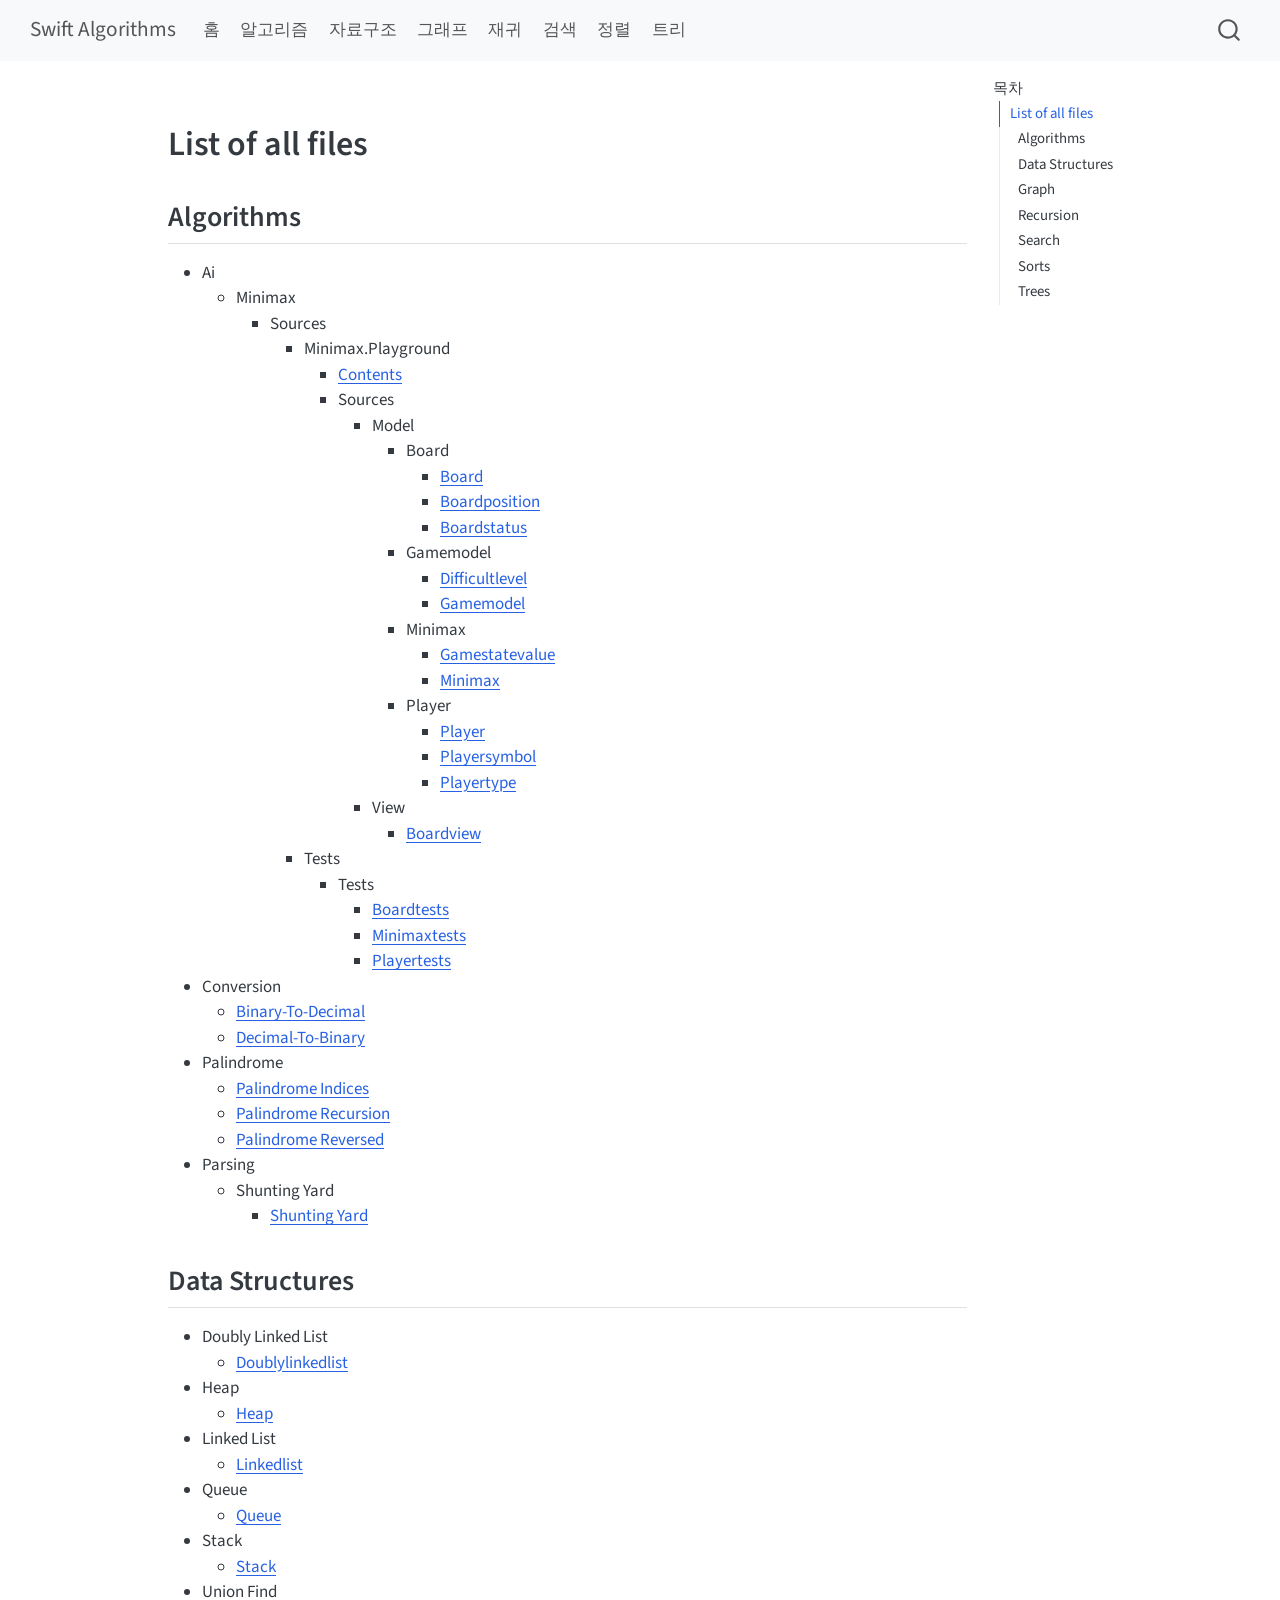
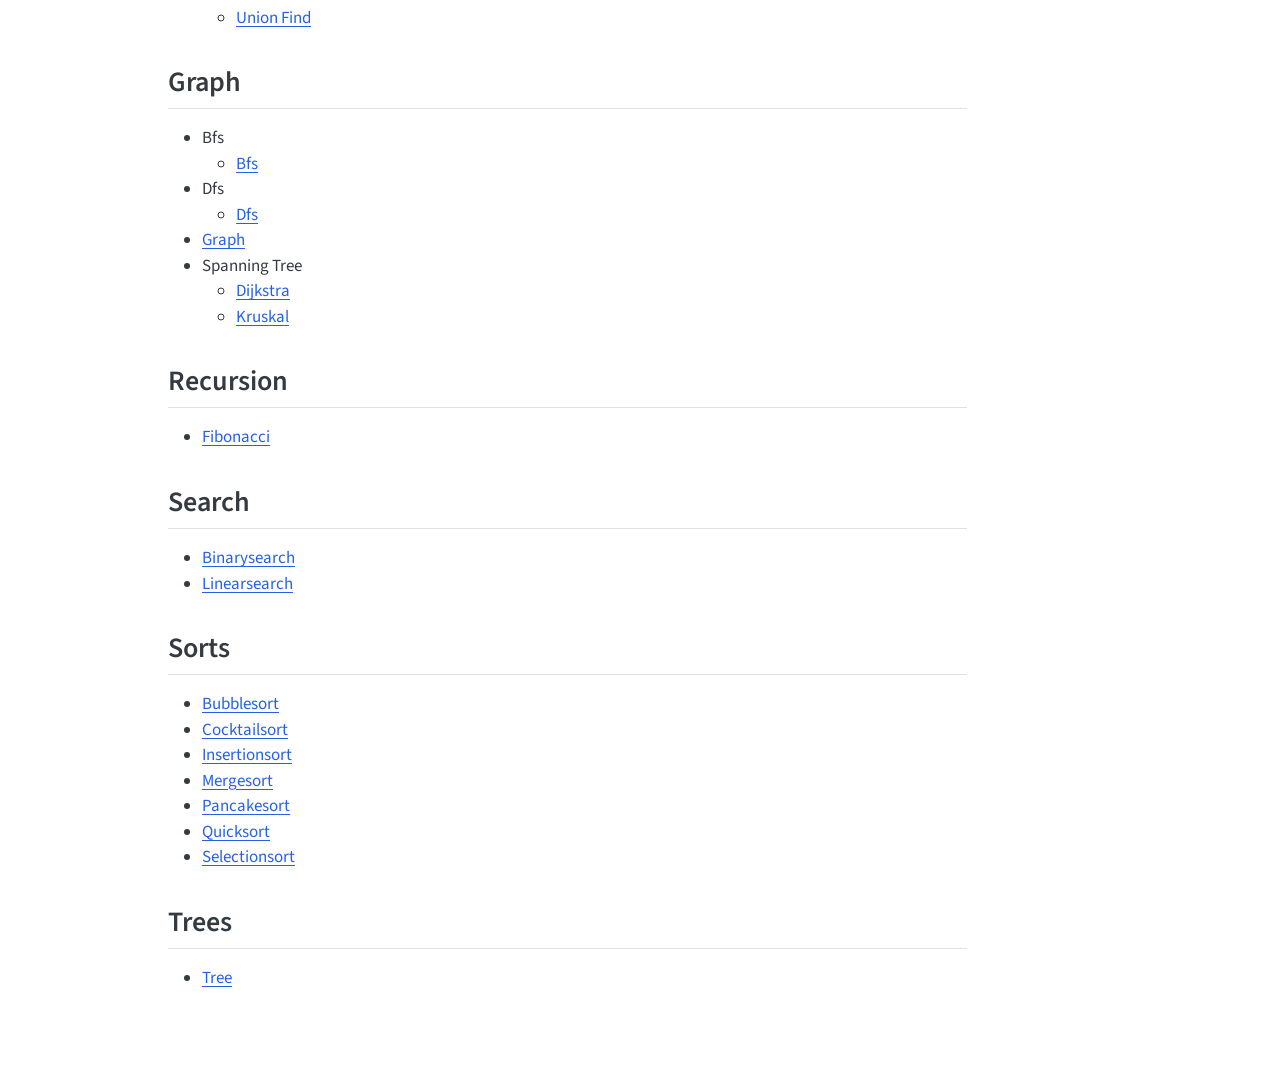
<file: DIRECTORY.html>
<!DOCTYPE html>
<html xmlns="http://www.w3.org/1999/xhtml" lang="en" xml:lang="en"><head>

<meta charset="utf-8">
<meta name="generator" content="quarto-1.8.27">

<meta name="viewport" content="width=device-width, initial-scale=1.0, user-scalable=yes">


<title>directory – Swift Algorithms</title>
<style>
code{white-space: pre-wrap;}
span.smallcaps{font-variant: small-caps;}
div.columns{display: flex; gap: min(4vw, 1.5em);}
div.column{flex: auto; overflow-x: auto;}
div.hanging-indent{margin-left: 1.5em; text-indent: -1.5em;}
ul.task-list{list-style: none;}
ul.task-list li input[type="checkbox"] {
  width: 0.8em;
  margin: 0 0.8em 0.2em -1em; /* quarto-specific, see https://github.com/quarto-dev/quarto-cli/issues/4556 */ 
  vertical-align: middle;
}
</style>


<script src="site_libs/quarto-nav/quarto-nav.js"></script>
<script src="site_libs/quarto-nav/headroom.min.js"></script>
<script src="site_libs/clipboard/clipboard.min.js"></script>
<script src="site_libs/quarto-search/autocomplete.umd.js"></script>
<script src="site_libs/quarto-search/fuse.min.js"></script>
<script src="site_libs/quarto-search/quarto-search.js"></script>
<meta name="quarto:offset" content="./">
<script src="site_libs/quarto-html/quarto.js" type="module"></script>
<script src="site_libs/quarto-html/tabsets/tabsets.js" type="module"></script>
<script src="site_libs/quarto-html/axe/axe-check.js" type="module"></script>
<script src="site_libs/quarto-html/popper.min.js"></script>
<script src="site_libs/quarto-html/tippy.umd.min.js"></script>
<script src="site_libs/quarto-html/anchor.min.js"></script>
<link href="site_libs/quarto-html/tippy.css" rel="stylesheet">
<link href="site_libs/quarto-html/quarto-syntax-highlighting-ed96de9b727972fe78a7b5d16c58bf87.css" rel="stylesheet" id="quarto-text-highlighting-styles">
<script src="site_libs/bootstrap/bootstrap.min.js"></script>
<link href="site_libs/bootstrap/bootstrap-icons.css" rel="stylesheet">
<link href="site_libs/bootstrap/bootstrap-c86b26b7d9d03d5c19ff44e4ebd200f1.min.css" rel="stylesheet" append-hash="true" id="quarto-bootstrap" data-mode="light">
<script id="quarto-search-options" type="application/json">{
  "location": "navbar",
  "copy-button": false,
  "collapse-after": 3,
  "panel-placement": "end",
  "type": "overlay",
  "limit": 50,
  "keyboard-shortcut": [
    "f",
    "/",
    "s"
  ],
  "show-item-context": false,
  "language": {
    "search-no-results-text": "No results",
    "search-matching-documents-text": "matching documents",
    "search-copy-link-title": "Copy link to search",
    "search-hide-matches-text": "Hide additional matches",
    "search-more-match-text": "more match in this document",
    "search-more-matches-text": "more matches in this document",
    "search-clear-button-title": "Clear",
    "search-text-placeholder": "",
    "search-detached-cancel-button-title": "Cancel",
    "search-submit-button-title": "Submit",
    "search-label": "Search"
  }
}</script>


<link rel="stylesheet" href="styles.css">
</head>

<body class="nav-fixed quarto-light">

<div id="quarto-search-results"></div>
  <header id="quarto-header" class="headroom fixed-top">
    <nav class="navbar navbar-expand-lg " data-bs-theme="dark">
      <div class="navbar-container container-fluid">
      <div class="navbar-brand-container mx-auto">
    <a class="navbar-brand" href="./index.html">
    <span class="navbar-title">Swift Algorithms</span>
    </a>
  </div>
            <div id="quarto-search" class="" title="Search"></div>
          <button class="navbar-toggler" type="button" data-bs-toggle="collapse" data-bs-target="#navbarCollapse" aria-controls="navbarCollapse" role="menu" aria-expanded="false" aria-label="Toggle navigation" onclick="if (window.quartoToggleHeadroom) { window.quartoToggleHeadroom(); }">
  <span class="navbar-toggler-icon"></span>
</button>
          <div class="collapse navbar-collapse" id="navbarCollapse">
            <ul class="navbar-nav navbar-nav-scroll me-auto">
  <li class="nav-item">
    <a class="nav-link" href="./index.html"> 
<span class="menu-text">홈</span></a>
  </li>  
  <li class="nav-item">
    <a class="nav-link" href="./algorithms.html"> 
<span class="menu-text">알고리즘</span></a>
  </li>  
  <li class="nav-item">
    <a class="nav-link" href="./data_structures.html"> 
<span class="menu-text">자료구조</span></a>
  </li>  
  <li class="nav-item">
    <a class="nav-link" href="./graph.html"> 
<span class="menu-text">그래프</span></a>
  </li>  
  <li class="nav-item">
    <a class="nav-link" href="./recursion.html"> 
<span class="menu-text">재귀</span></a>
  </li>  
  <li class="nav-item">
    <a class="nav-link" href="./search.html"> 
<span class="menu-text">검색</span></a>
  </li>  
  <li class="nav-item">
    <a class="nav-link" href="./sorts.html"> 
<span class="menu-text">정렬</span></a>
  </li>  
  <li class="nav-item">
    <a class="nav-link" href="./trees.html"> 
<span class="menu-text">트리</span></a>
  </li>  
</ul>
          </div> <!-- /navcollapse -->
            <div class="quarto-navbar-tools">
</div>
      </div> <!-- /container-fluid -->
    </nav>
</header>
<!-- content -->
<div id="quarto-content" class="quarto-container page-columns page-rows-contents page-layout-article page-navbar">
<!-- sidebar -->
<!-- margin-sidebar -->
    <div id="quarto-margin-sidebar" class="sidebar margin-sidebar">
        <nav id="TOC" role="doc-toc" class="toc-active">
    <h2 id="toc-title">목차</h2>
   
  <ul>
  <li><a href="#list-of-all-files" id="toc-list-of-all-files" class="nav-link active" data-scroll-target="#list-of-all-files">List of all files</a>
  <ul class="collapse">
  <li><a href="#algorithms" id="toc-algorithms" class="nav-link" data-scroll-target="#algorithms">Algorithms</a></li>
  <li><a href="#data-structures" id="toc-data-structures" class="nav-link" data-scroll-target="#data-structures">Data Structures</a></li>
  <li><a href="#graph" id="toc-graph" class="nav-link" data-scroll-target="#graph">Graph</a></li>
  <li><a href="#recursion" id="toc-recursion" class="nav-link" data-scroll-target="#recursion">Recursion</a></li>
  <li><a href="#search" id="toc-search" class="nav-link" data-scroll-target="#search">Search</a></li>
  <li><a href="#sorts" id="toc-sorts" class="nav-link" data-scroll-target="#sorts">Sorts</a></li>
  <li><a href="#trees" id="toc-trees" class="nav-link" data-scroll-target="#trees">Trees</a></li>
  </ul></li>
  </ul>
</nav>
    </div>
<!-- main -->
<main class="content" id="quarto-document-content"><header id="title-block-header" class="quarto-title-block"></header>




<section id="list-of-all-files" class="level1">
<h1>List of all files</h1>
<section id="algorithms" class="level2">
<h2 class="anchored" data-anchor-id="algorithms">Algorithms</h2>
<ul>
<li>Ai
<ul>
<li>Minimax
<ul>
<li>Sources
<ul>
<li>Minimax.Playground
<ul>
<li><a href="https://github.com/TheAlgorithms/Swift/blob/master/algorithms/AI/minimax/Sources/Minimax.playground/Contents.swift">Contents</a></li>
<li>Sources
<ul>
<li>Model
<ul>
<li>Board
<ul>
<li><a href="https://github.com/TheAlgorithms/Swift/blob/master/algorithms/AI/minimax/Sources/Minimax.playground/Sources/Model/Board/Board.swift">Board</a></li>
<li><a href="https://github.com/TheAlgorithms/Swift/blob/master/algorithms/AI/minimax/Sources/Minimax.playground/Sources/Model/Board/BoardPosition.swift">Boardposition</a></li>
<li><a href="https://github.com/TheAlgorithms/Swift/blob/master/algorithms/AI/minimax/Sources/Minimax.playground/Sources/Model/Board/BoardStatus.swift">Boardstatus</a></li>
</ul></li>
<li>Gamemodel
<ul>
<li><a href="https://github.com/TheAlgorithms/Swift/blob/master/algorithms/AI/minimax/Sources/Minimax.playground/Sources/Model/GameModel/DifficultLevel.swift">Difficultlevel</a></li>
<li><a href="https://github.com/TheAlgorithms/Swift/blob/master/algorithms/AI/minimax/Sources/Minimax.playground/Sources/Model/GameModel/GameModel.swift">Gamemodel</a></li>
</ul></li>
<li>Minimax
<ul>
<li><a href="https://github.com/TheAlgorithms/Swift/blob/master/algorithms/AI/minimax/Sources/Minimax.playground/Sources/Model/Minimax/GameStateValue.swift">Gamestatevalue</a></li>
<li><a href="https://github.com/TheAlgorithms/Swift/blob/master/algorithms/AI/minimax/Sources/Minimax.playground/Sources/Model/Minimax/Minimax.swift">Minimax</a></li>
</ul></li>
<li>Player
<ul>
<li><a href="https://github.com/TheAlgorithms/Swift/blob/master/algorithms/AI/minimax/Sources/Minimax.playground/Sources/Model/Player/Player.swift">Player</a></li>
<li><a href="https://github.com/TheAlgorithms/Swift/blob/master/algorithms/AI/minimax/Sources/Minimax.playground/Sources/Model/Player/PlayerSymbol.swift">Playersymbol</a></li>
<li><a href="https://github.com/TheAlgorithms/Swift/blob/master/algorithms/AI/minimax/Sources/Minimax.playground/Sources/Model/Player/PlayerType.swift">Playertype</a></li>
</ul></li>
</ul></li>
<li>View
<ul>
<li><a href="https://github.com/TheAlgorithms/Swift/blob/master/algorithms/AI/minimax/Sources/Minimax.playground/Sources/View/BoardView.swift">Boardview</a></li>
</ul></li>
</ul></li>
</ul></li>
<li>Tests
<ul>
<li>Tests
<ul>
<li><a href="https://github.com/TheAlgorithms/Swift/blob/master/algorithms/AI/minimax/Sources/Tests/Tests/BoardTests.swift">Boardtests</a></li>
<li><a href="https://github.com/TheAlgorithms/Swift/blob/master/algorithms/AI/minimax/Sources/Tests/Tests/MinimaxTests.swift">Minimaxtests</a></li>
<li><a href="https://github.com/TheAlgorithms/Swift/blob/master/algorithms/AI/minimax/Sources/Tests/Tests/PlayerTests.swift">Playertests</a></li>
</ul></li>
</ul></li>
</ul></li>
</ul></li>
</ul></li>
<li>Conversion
<ul>
<li><a href="https://github.com/TheAlgorithms/Swift/blob/master/algorithms/conversion/binary-to-decimal.swift">Binary-To-Decimal</a></li>
<li><a href="https://github.com/TheAlgorithms/Swift/blob/master/algorithms/conversion/decimal-to-binary.swift">Decimal-To-Binary</a></li>
</ul></li>
<li>Palindrome
<ul>
<li><a href="https://github.com/TheAlgorithms/Swift/blob/master/algorithms/palindrome/palindrome_indices.swift">Palindrome Indices</a></li>
<li><a href="https://github.com/TheAlgorithms/Swift/blob/master/algorithms/palindrome/palindrome_recursion.swift">Palindrome Recursion</a></li>
<li><a href="https://github.com/TheAlgorithms/Swift/blob/master/algorithms/palindrome/palindrome_reversed.swift">Palindrome Reversed</a></li>
</ul></li>
<li>Parsing
<ul>
<li>Shunting Yard
<ul>
<li><a href="https://github.com/TheAlgorithms/Swift/blob/master/algorithms/parsing/shunting_yard/shunting_yard.swift">Shunting Yard</a></li>
</ul></li>
</ul></li>
</ul>
</section>
<section id="data-structures" class="level2">
<h2 class="anchored" data-anchor-id="data-structures">Data Structures</h2>
<ul>
<li>Doubly Linked List
<ul>
<li><a href="https://github.com/TheAlgorithms/Swift/blob/master/data_structures/doubly_linked_list/DoublyLinkedList.swift">Doublylinkedlist</a></li>
</ul></li>
<li>Heap
<ul>
<li><a href="https://github.com/TheAlgorithms/Swift/blob/master/data_structures/heap/heap.swift">Heap</a></li>
</ul></li>
<li>Linked List
<ul>
<li><a href="https://github.com/TheAlgorithms/Swift/blob/master/data_structures/Linked%20List/LinkedList.swift">Linkedlist</a></li>
</ul></li>
<li>Queue
<ul>
<li><a href="https://github.com/TheAlgorithms/Swift/blob/master/data_structures/queue/queue.swift">Queue</a></li>
</ul></li>
<li>Stack
<ul>
<li><a href="https://github.com/TheAlgorithms/Swift/blob/master/data_structures/Stack/stack.swift">Stack</a></li>
</ul></li>
<li>Union Find
<ul>
<li><a href="https://github.com/TheAlgorithms/Swift/blob/master/data_structures/union_find/union_find.swift">Union Find</a></li>
</ul></li>
</ul>
</section>
<section id="graph" class="level2">
<h2 class="anchored" data-anchor-id="graph">Graph</h2>
<ul>
<li>Bfs
<ul>
<li><a href="https://github.com/TheAlgorithms/Swift/blob/master/graph/BFS/BFS.swift">Bfs</a></li>
</ul></li>
<li>Dfs
<ul>
<li><a href="https://github.com/TheAlgorithms/Swift/blob/master/graph/DFS/DFS.swift">Dfs</a></li>
</ul></li>
<li><a href="https://github.com/TheAlgorithms/Swift/blob/master/graph/Graph.swift">Graph</a></li>
<li>Spanning Tree
<ul>
<li><a href="https://github.com/TheAlgorithms/Swift/blob/master/graph/spanning_tree/dijkstra.swift">Dijkstra</a></li>
<li><a href="https://github.com/TheAlgorithms/Swift/blob/master/graph/spanning_tree/kruskal.swift">Kruskal</a></li>
</ul></li>
</ul>
</section>
<section id="recursion" class="level2">
<h2 class="anchored" data-anchor-id="recursion">Recursion</h2>
<ul>
<li><a href="https://github.com/TheAlgorithms/Swift/blob/master/recursion/fibonacci.swift">Fibonacci</a></li>
</ul>
</section>
<section id="search" class="level2">
<h2 class="anchored" data-anchor-id="search">Search</h2>
<ul>
<li><a href="https://github.com/TheAlgorithms/Swift/blob/master/Search/BinarySearch.swift">Binarysearch</a></li>
<li><a href="https://github.com/TheAlgorithms/Swift/blob/master/Search/LinearSearch.swift">Linearsearch</a></li>
</ul>
</section>
<section id="sorts" class="level2">
<h2 class="anchored" data-anchor-id="sorts">Sorts</h2>
<ul>
<li><a href="https://github.com/TheAlgorithms/Swift/blob/master/sorts/BubbleSort.swift">Bubblesort</a></li>
<li><a href="https://github.com/TheAlgorithms/Swift/blob/master/sorts/CocktailSort.swift">Cocktailsort</a></li>
<li><a href="https://github.com/TheAlgorithms/Swift/blob/master/sorts/InsertionSort.swift">Insertionsort</a></li>
<li><a href="https://github.com/TheAlgorithms/Swift/blob/master/sorts/MergeSort.swift">Mergesort</a></li>
<li><a href="https://github.com/TheAlgorithms/Swift/blob/master/sorts/PancakeSort.swift">Pancakesort</a></li>
<li><a href="https://github.com/TheAlgorithms/Swift/blob/master/sorts/QuickSort.swift">Quicksort</a></li>
<li><a href="https://github.com/TheAlgorithms/Swift/blob/master/sorts/SelectionSort.swift">Selectionsort</a></li>
</ul>
</section>
<section id="trees" class="level2">
<h2 class="anchored" data-anchor-id="trees">Trees</h2>
<ul>
<li><a href="https://github.com/TheAlgorithms/Swift/blob/master/trees/tree.swift">Tree</a></li>
</ul>


</section>
</section>

</main> <!-- /main -->
<script id="quarto-html-after-body" type="application/javascript">
  window.document.addEventListener("DOMContentLoaded", function (event) {
    const icon = "";
    const anchorJS = new window.AnchorJS();
    anchorJS.options = {
      placement: 'right',
      icon: icon
    };
    anchorJS.add('.anchored');
    const isCodeAnnotation = (el) => {
      for (const clz of el.classList) {
        if (clz.startsWith('code-annotation-')) {                     
          return true;
        }
      }
      return false;
    }
    const onCopySuccess = function(e) {
      // button target
      const button = e.trigger;
      // don't keep focus
      button.blur();
      // flash "checked"
      button.classList.add('code-copy-button-checked');
      var currentTitle = button.getAttribute("title");
      button.setAttribute("title", "Copied!");
      let tooltip;
      if (window.bootstrap) {
        button.setAttribute("data-bs-toggle", "tooltip");
        button.setAttribute("data-bs-placement", "left");
        button.setAttribute("data-bs-title", "Copied!");
        tooltip = new bootstrap.Tooltip(button, 
          { trigger: "manual", 
            customClass: "code-copy-button-tooltip",
            offset: [0, -8]});
        tooltip.show();    
      }
      setTimeout(function() {
        if (tooltip) {
          tooltip.hide();
          button.removeAttribute("data-bs-title");
          button.removeAttribute("data-bs-toggle");
          button.removeAttribute("data-bs-placement");
        }
        button.setAttribute("title", currentTitle);
        button.classList.remove('code-copy-button-checked');
      }, 1000);
      // clear code selection
      e.clearSelection();
    }
    const getTextToCopy = function(trigger) {
      const outerScaffold = trigger.parentElement.cloneNode(true);
      const codeEl = outerScaffold.querySelector('code');
      for (const childEl of codeEl.children) {
        if (isCodeAnnotation(childEl)) {
          childEl.remove();
        }
      }
      return codeEl.innerText;
    }
    const clipboard = new window.ClipboardJS('.code-copy-button:not([data-in-quarto-modal])', {
      text: getTextToCopy
    });
    clipboard.on('success', onCopySuccess);
    if (window.document.getElementById('quarto-embedded-source-code-modal')) {
      const clipboardModal = new window.ClipboardJS('.code-copy-button[data-in-quarto-modal]', {
        text: getTextToCopy,
        container: window.document.getElementById('quarto-embedded-source-code-modal')
      });
      clipboardModal.on('success', onCopySuccess);
    }
      var localhostRegex = new RegExp(/^(?:http|https):\/\/localhost\:?[0-9]*\//);
      var mailtoRegex = new RegExp(/^mailto:/);
        var filterRegex = new RegExp('/' + window.location.host + '/');
      var isInternal = (href) => {
          return filterRegex.test(href) || localhostRegex.test(href) || mailtoRegex.test(href);
      }
      // Inspect non-navigation links and adorn them if external
     var links = window.document.querySelectorAll('a[href]:not(.nav-link):not(.navbar-brand):not(.toc-action):not(.sidebar-link):not(.sidebar-item-toggle):not(.pagination-link):not(.no-external):not([aria-hidden]):not(.dropdown-item):not(.quarto-navigation-tool):not(.about-link)');
      for (var i=0; i<links.length; i++) {
        const link = links[i];
        if (!isInternal(link.href)) {
          // undo the damage that might have been done by quarto-nav.js in the case of
          // links that we want to consider external
          if (link.dataset.originalHref !== undefined) {
            link.href = link.dataset.originalHref;
          }
        }
      }
    function tippyHover(el, contentFn, onTriggerFn, onUntriggerFn) {
      const config = {
        allowHTML: true,
        maxWidth: 500,
        delay: 100,
        arrow: false,
        appendTo: function(el) {
            return el.parentElement;
        },
        interactive: true,
        interactiveBorder: 10,
        theme: 'quarto',
        placement: 'bottom-start',
      };
      if (contentFn) {
        config.content = contentFn;
      }
      if (onTriggerFn) {
        config.onTrigger = onTriggerFn;
      }
      if (onUntriggerFn) {
        config.onUntrigger = onUntriggerFn;
      }
      window.tippy(el, config); 
    }
    const noterefs = window.document.querySelectorAll('a[role="doc-noteref"]');
    for (var i=0; i<noterefs.length; i++) {
      const ref = noterefs[i];
      tippyHover(ref, function() {
        // use id or data attribute instead here
        let href = ref.getAttribute('data-footnote-href') || ref.getAttribute('href');
        try { href = new URL(href).hash; } catch {}
        const id = href.replace(/^#\/?/, "");
        const note = window.document.getElementById(id);
        if (note) {
          return note.innerHTML;
        } else {
          return "";
        }
      });
    }
    const xrefs = window.document.querySelectorAll('a.quarto-xref');
    const processXRef = (id, note) => {
      // Strip column container classes
      const stripColumnClz = (el) => {
        el.classList.remove("page-full", "page-columns");
        if (el.children) {
          for (const child of el.children) {
            stripColumnClz(child);
          }
        }
      }
      stripColumnClz(note)
      if (id === null || id.startsWith('sec-')) {
        // Special case sections, only their first couple elements
        const container = document.createElement("div");
        if (note.children && note.children.length > 2) {
          container.appendChild(note.children[0].cloneNode(true));
          for (let i = 1; i < note.children.length; i++) {
            const child = note.children[i];
            if (child.tagName === "P" && child.innerText === "") {
              continue;
            } else {
              container.appendChild(child.cloneNode(true));
              break;
            }
          }
          if (window.Quarto?.typesetMath) {
            window.Quarto.typesetMath(container);
          }
          return container.innerHTML
        } else {
          if (window.Quarto?.typesetMath) {
            window.Quarto.typesetMath(note);
          }
          return note.innerHTML;
        }
      } else {
        // Remove any anchor links if they are present
        const anchorLink = note.querySelector('a.anchorjs-link');
        if (anchorLink) {
          anchorLink.remove();
        }
        if (window.Quarto?.typesetMath) {
          window.Quarto.typesetMath(note);
        }
        if (note.classList.contains("callout")) {
          return note.outerHTML;
        } else {
          return note.innerHTML;
        }
      }
    }
    for (var i=0; i<xrefs.length; i++) {
      const xref = xrefs[i];
      tippyHover(xref, undefined, function(instance) {
        instance.disable();
        let url = xref.getAttribute('href');
        let hash = undefined; 
        if (url.startsWith('#')) {
          hash = url;
        } else {
          try { hash = new URL(url).hash; } catch {}
        }
        if (hash) {
          const id = hash.replace(/^#\/?/, "");
          const note = window.document.getElementById(id);
          if (note !== null) {
            try {
              const html = processXRef(id, note.cloneNode(true));
              instance.setContent(html);
            } finally {
              instance.enable();
              instance.show();
            }
          } else {
            // See if we can fetch this
            fetch(url.split('#')[0])
            .then(res => res.text())
            .then(html => {
              const parser = new DOMParser();
              const htmlDoc = parser.parseFromString(html, "text/html");
              const note = htmlDoc.getElementById(id);
              if (note !== null) {
                const html = processXRef(id, note);
                instance.setContent(html);
              } 
            }).finally(() => {
              instance.enable();
              instance.show();
            });
          }
        } else {
          // See if we can fetch a full url (with no hash to target)
          // This is a special case and we should probably do some content thinning / targeting
          fetch(url)
          .then(res => res.text())
          .then(html => {
            const parser = new DOMParser();
            const htmlDoc = parser.parseFromString(html, "text/html");
            const note = htmlDoc.querySelector('main.content');
            if (note !== null) {
              // This should only happen for chapter cross references
              // (since there is no id in the URL)
              // remove the first header
              if (note.children.length > 0 && note.children[0].tagName === "HEADER") {
                note.children[0].remove();
              }
              const html = processXRef(null, note);
              instance.setContent(html);
            } 
          }).finally(() => {
            instance.enable();
            instance.show();
          });
        }
      }, function(instance) {
      });
    }
        let selectedAnnoteEl;
        const selectorForAnnotation = ( cell, annotation) => {
          let cellAttr = 'data-code-cell="' + cell + '"';
          let lineAttr = 'data-code-annotation="' +  annotation + '"';
          const selector = 'span[' + cellAttr + '][' + lineAttr + ']';
          return selector;
        }
        const selectCodeLines = (annoteEl) => {
          const doc = window.document;
          const targetCell = annoteEl.getAttribute("data-target-cell");
          const targetAnnotation = annoteEl.getAttribute("data-target-annotation");
          const annoteSpan = window.document.querySelector(selectorForAnnotation(targetCell, targetAnnotation));
          const lines = annoteSpan.getAttribute("data-code-lines").split(",");
          const lineIds = lines.map((line) => {
            return targetCell + "-" + line;
          })
          let top = null;
          let height = null;
          let parent = null;
          if (lineIds.length > 0) {
              //compute the position of the single el (top and bottom and make a div)
              const el = window.document.getElementById(lineIds[0]);
              top = el.offsetTop;
              height = el.offsetHeight;
              parent = el.parentElement.parentElement;
            if (lineIds.length > 1) {
              const lastEl = window.document.getElementById(lineIds[lineIds.length - 1]);
              const bottom = lastEl.offsetTop + lastEl.offsetHeight;
              height = bottom - top;
            }
            if (top !== null && height !== null && parent !== null) {
              // cook up a div (if necessary) and position it 
              let div = window.document.getElementById("code-annotation-line-highlight");
              if (div === null) {
                div = window.document.createElement("div");
                div.setAttribute("id", "code-annotation-line-highlight");
                div.style.position = 'absolute';
                parent.appendChild(div);
              }
              div.style.top = top - 2 + "px";
              div.style.height = height + 4 + "px";
              div.style.left = 0;
              let gutterDiv = window.document.getElementById("code-annotation-line-highlight-gutter");
              if (gutterDiv === null) {
                gutterDiv = window.document.createElement("div");
                gutterDiv.setAttribute("id", "code-annotation-line-highlight-gutter");
                gutterDiv.style.position = 'absolute';
                const codeCell = window.document.getElementById(targetCell);
                const gutter = codeCell.querySelector('.code-annotation-gutter');
                gutter.appendChild(gutterDiv);
              }
              gutterDiv.style.top = top - 2 + "px";
              gutterDiv.style.height = height + 4 + "px";
            }
            selectedAnnoteEl = annoteEl;
          }
        };
        const unselectCodeLines = () => {
          const elementsIds = ["code-annotation-line-highlight", "code-annotation-line-highlight-gutter"];
          elementsIds.forEach((elId) => {
            const div = window.document.getElementById(elId);
            if (div) {
              div.remove();
            }
          });
          selectedAnnoteEl = undefined;
        };
          // Handle positioning of the toggle
      window.addEventListener(
        "resize",
        throttle(() => {
          elRect = undefined;
          if (selectedAnnoteEl) {
            selectCodeLines(selectedAnnoteEl);
          }
        }, 10)
      );
      function throttle(fn, ms) {
      let throttle = false;
      let timer;
        return (...args) => {
          if(!throttle) { // first call gets through
              fn.apply(this, args);
              throttle = true;
          } else { // all the others get throttled
              if(timer) clearTimeout(timer); // cancel #2
              timer = setTimeout(() => {
                fn.apply(this, args);
                timer = throttle = false;
              }, ms);
          }
        };
      }
        // Attach click handler to the DT
        const annoteDls = window.document.querySelectorAll('dt[data-target-cell]');
        for (const annoteDlNode of annoteDls) {
          annoteDlNode.addEventListener('click', (event) => {
            const clickedEl = event.target;
            if (clickedEl !== selectedAnnoteEl) {
              unselectCodeLines();
              const activeEl = window.document.querySelector('dt[data-target-cell].code-annotation-active');
              if (activeEl) {
                activeEl.classList.remove('code-annotation-active');
              }
              selectCodeLines(clickedEl);
              clickedEl.classList.add('code-annotation-active');
            } else {
              // Unselect the line
              unselectCodeLines();
              clickedEl.classList.remove('code-annotation-active');
            }
          });
        }
    const findCites = (el) => {
      const parentEl = el.parentElement;
      if (parentEl) {
        const cites = parentEl.dataset.cites;
        if (cites) {
          return {
            el,
            cites: cites.split(' ')
          };
        } else {
          return findCites(el.parentElement)
        }
      } else {
        return undefined;
      }
    };
    var bibliorefs = window.document.querySelectorAll('a[role="doc-biblioref"]');
    for (var i=0; i<bibliorefs.length; i++) {
      const ref = bibliorefs[i];
      const citeInfo = findCites(ref);
      if (citeInfo) {
        tippyHover(citeInfo.el, function() {
          var popup = window.document.createElement('div');
          citeInfo.cites.forEach(function(cite) {
            var citeDiv = window.document.createElement('div');
            citeDiv.classList.add('hanging-indent');
            citeDiv.classList.add('csl-entry');
            var biblioDiv = window.document.getElementById('ref-' + cite);
            if (biblioDiv) {
              citeDiv.innerHTML = biblioDiv.innerHTML;
            }
            popup.appendChild(citeDiv);
          });
          return popup.innerHTML;
        });
      }
    }
  });
  </script>
</div> <!-- /content -->




</body></html>
</file>
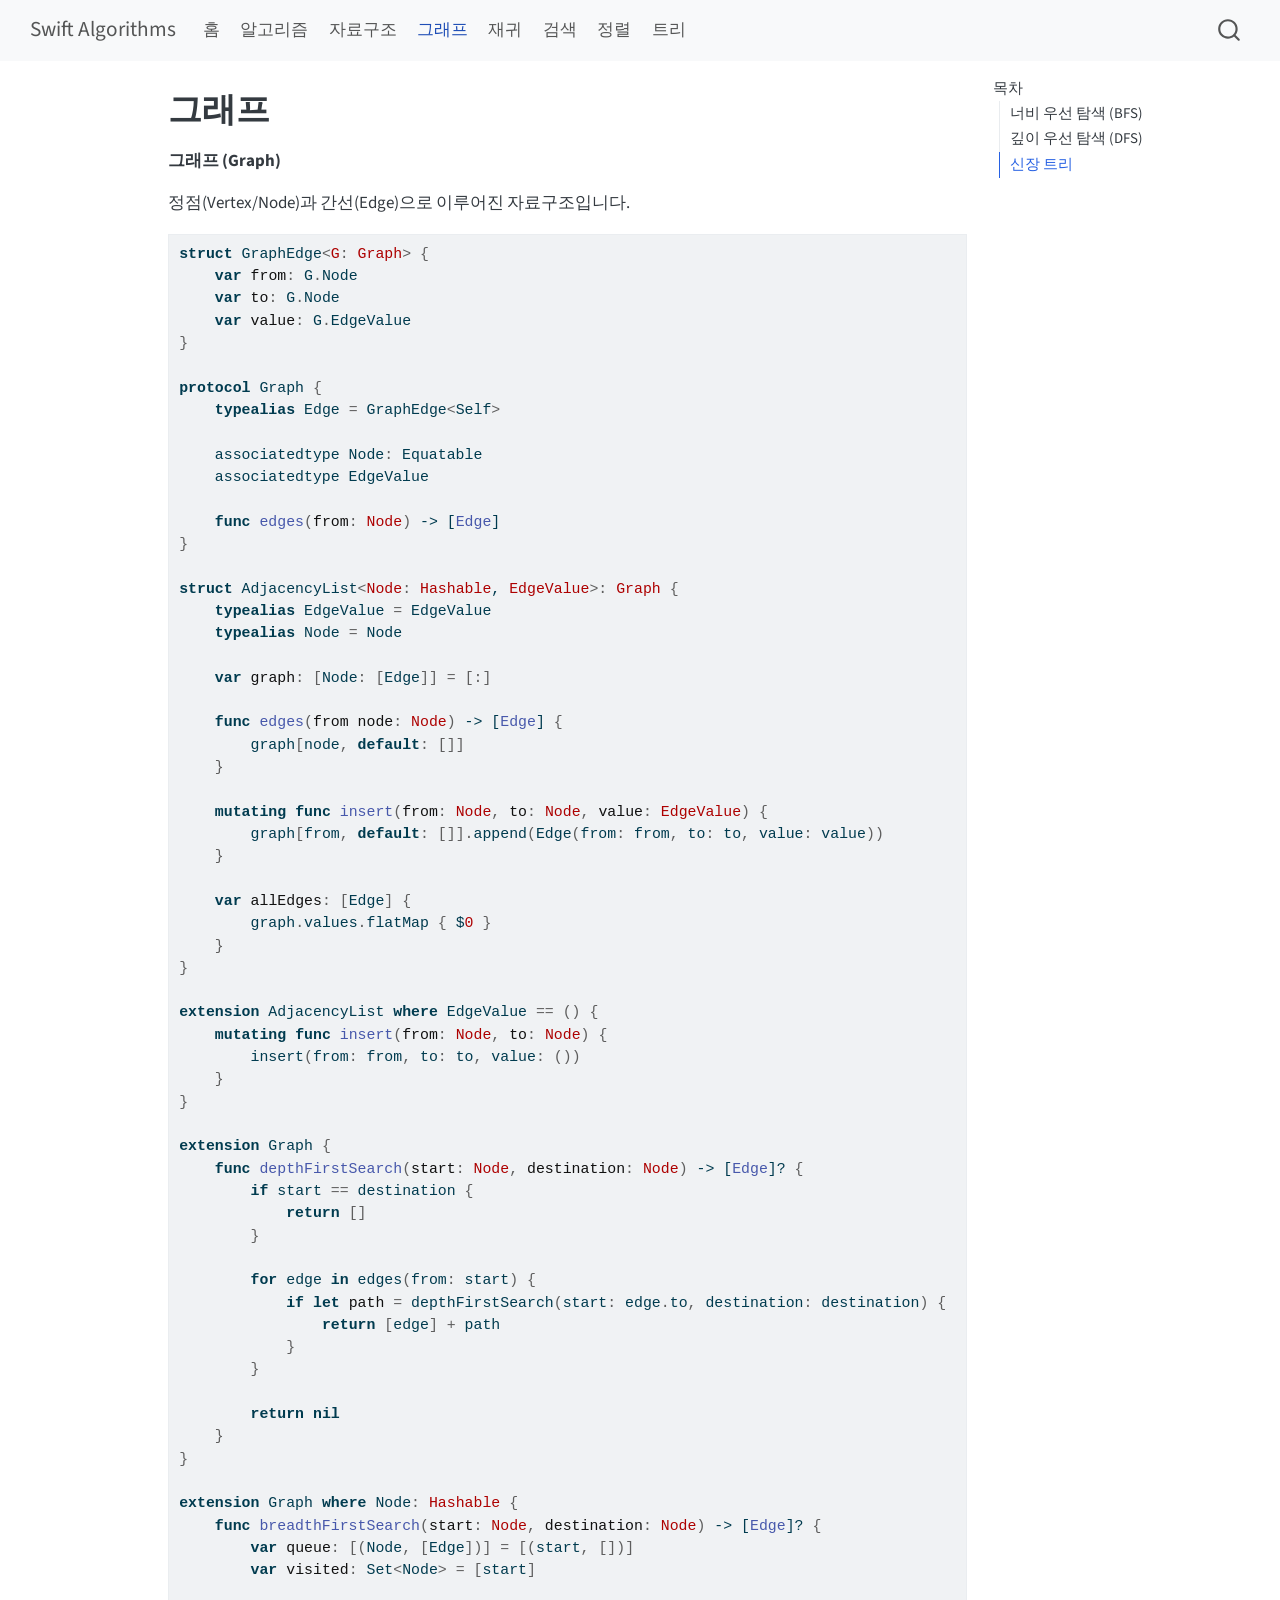
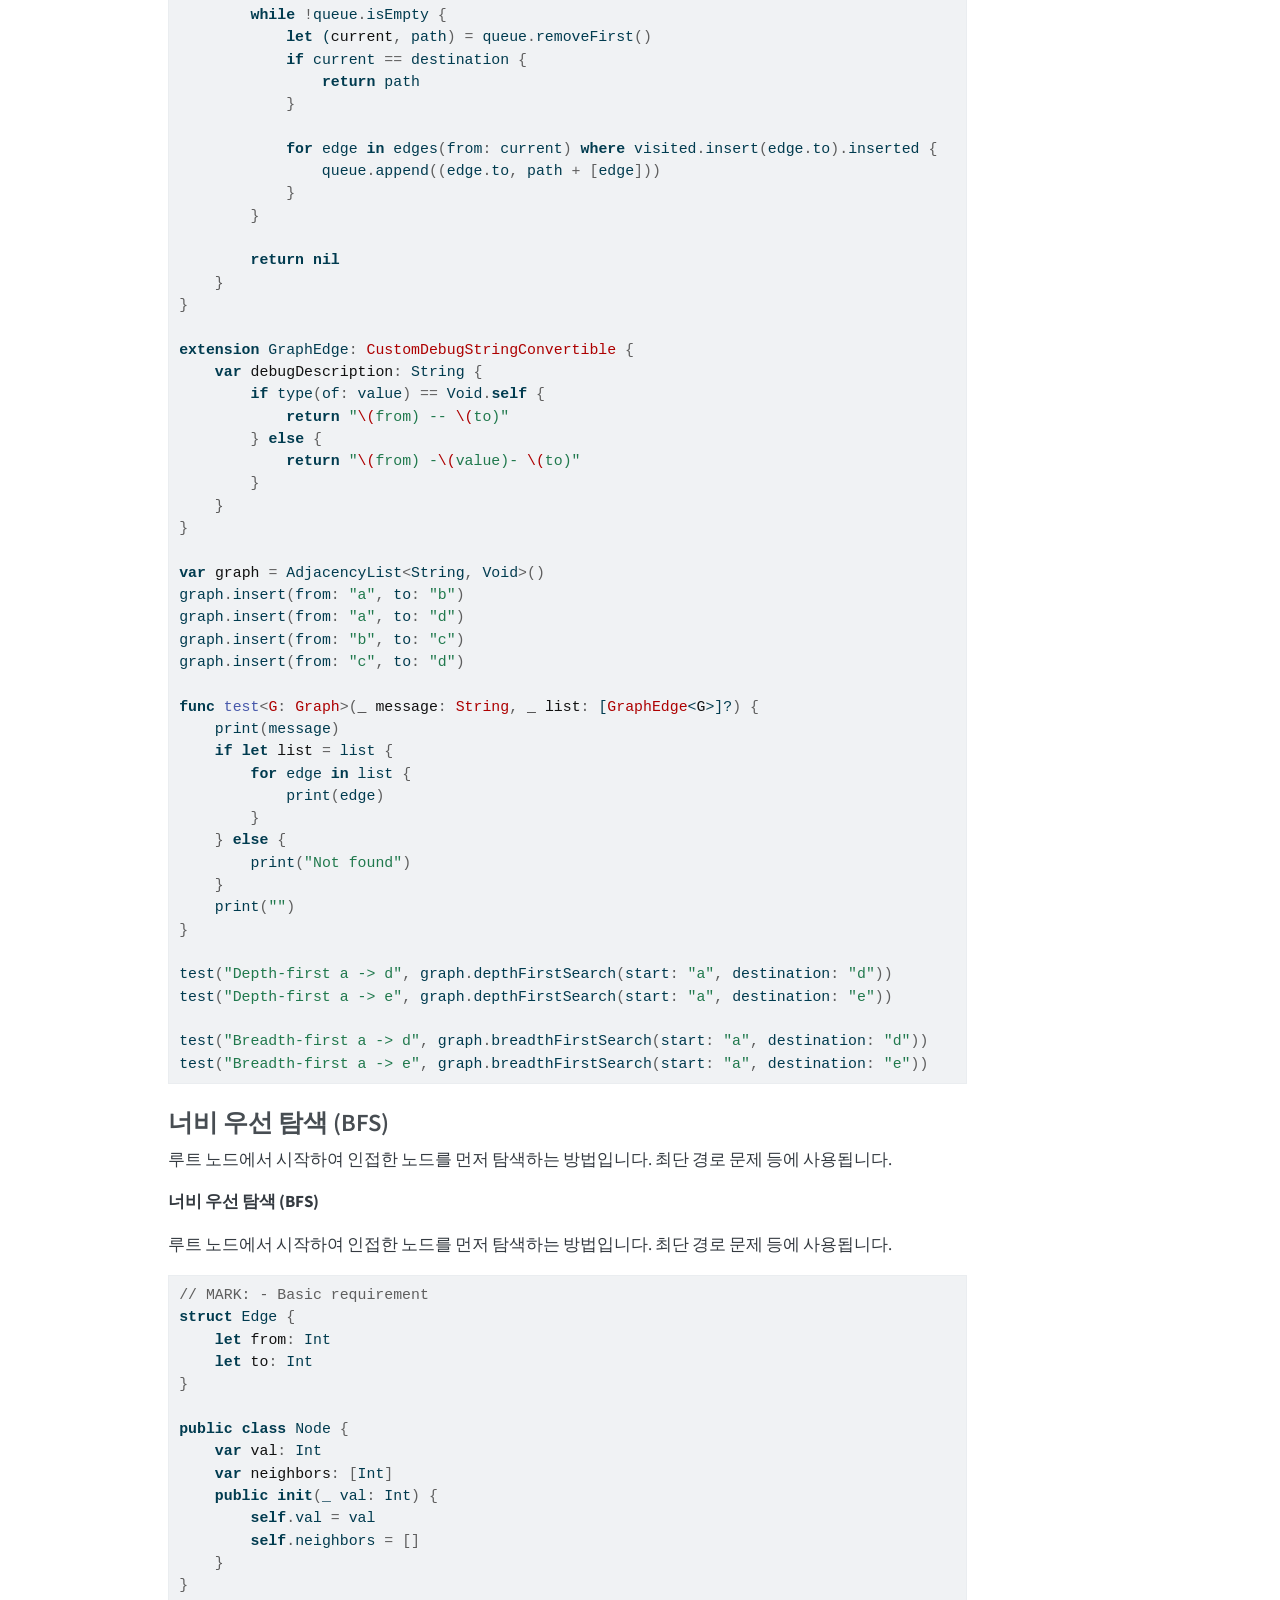
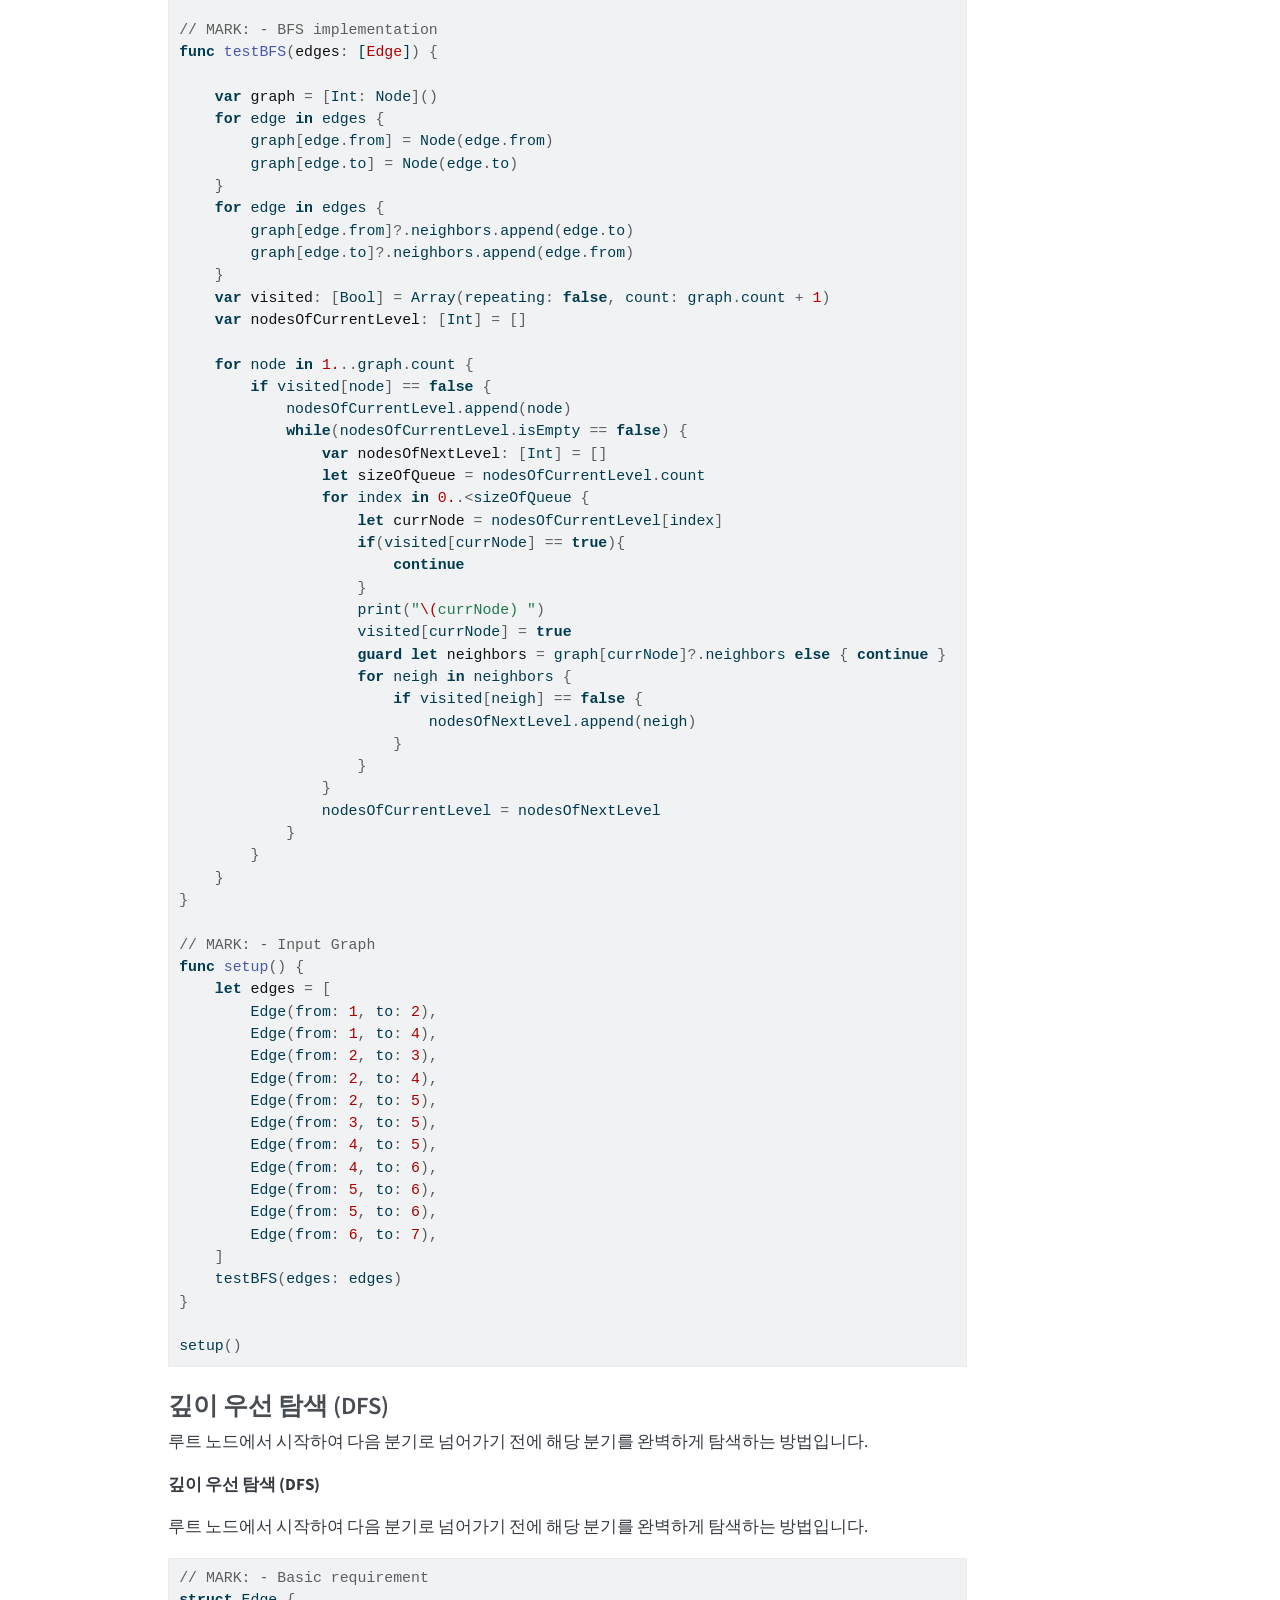
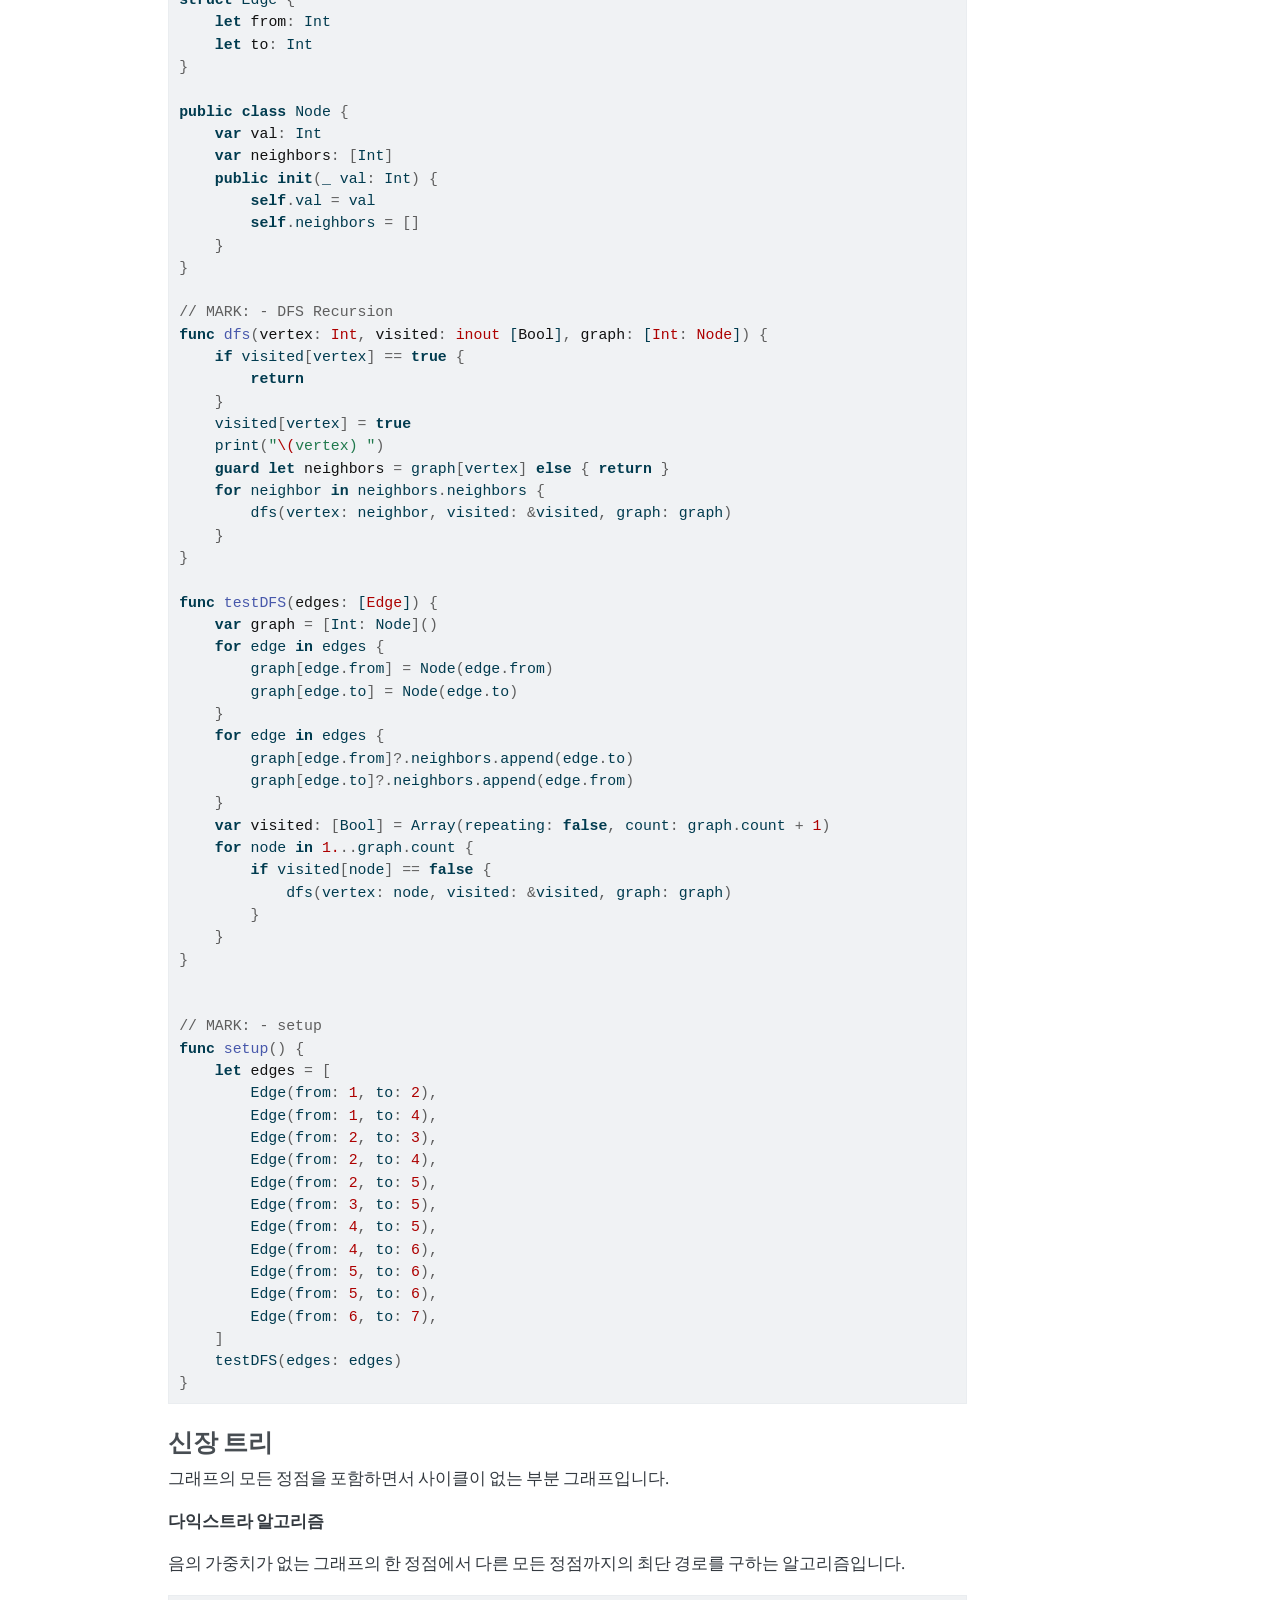
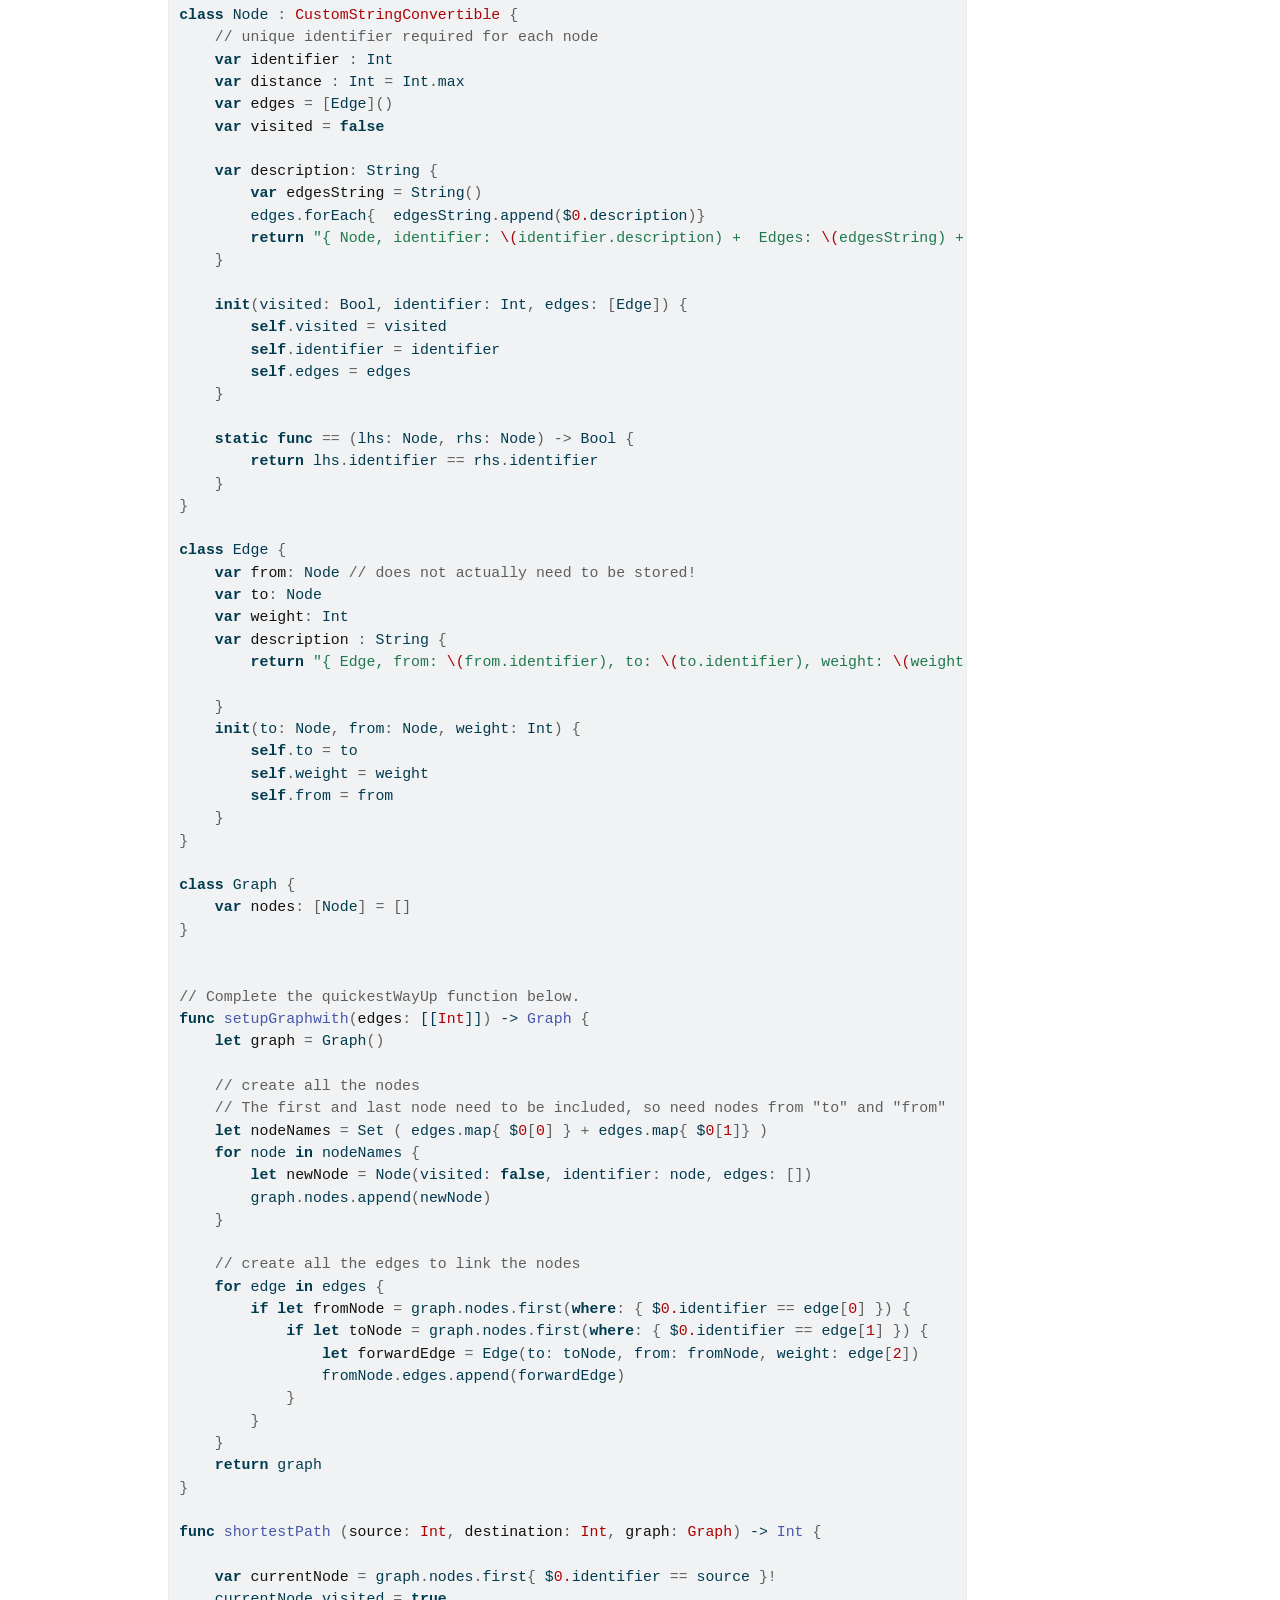
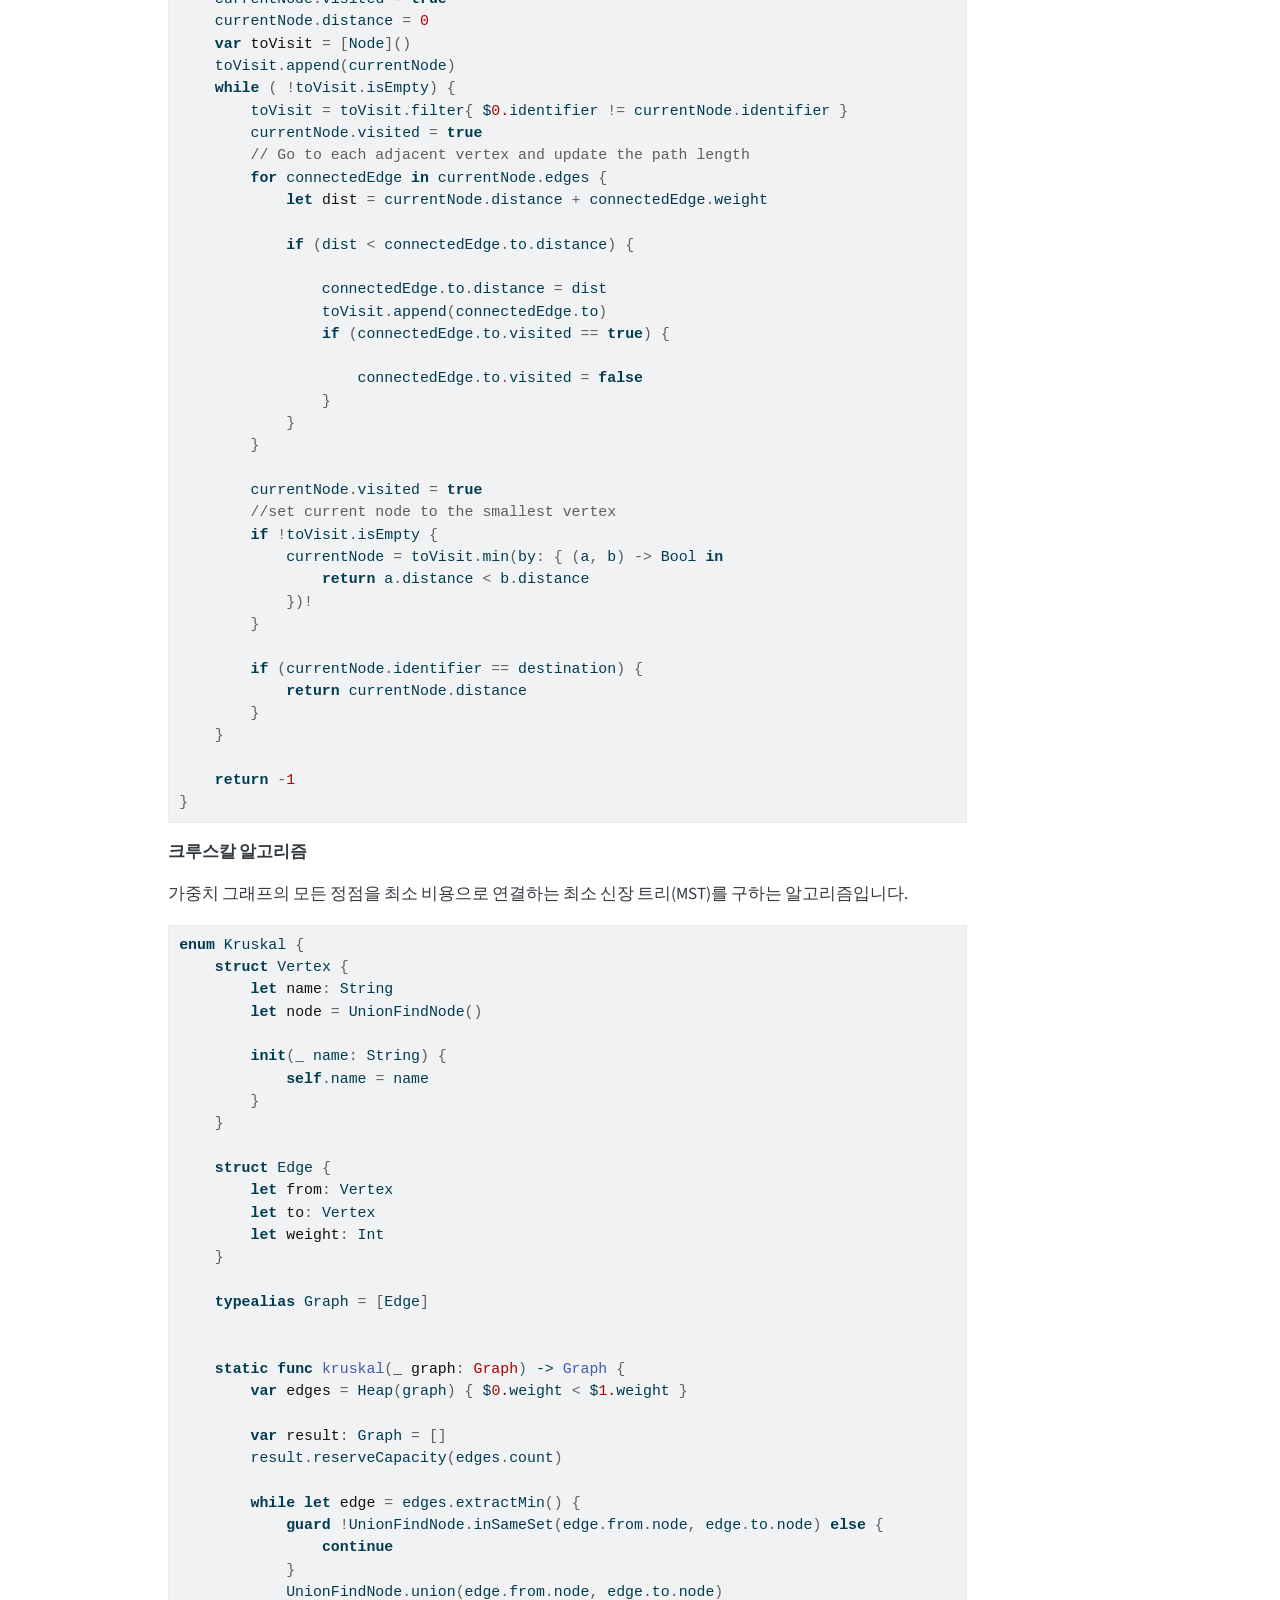
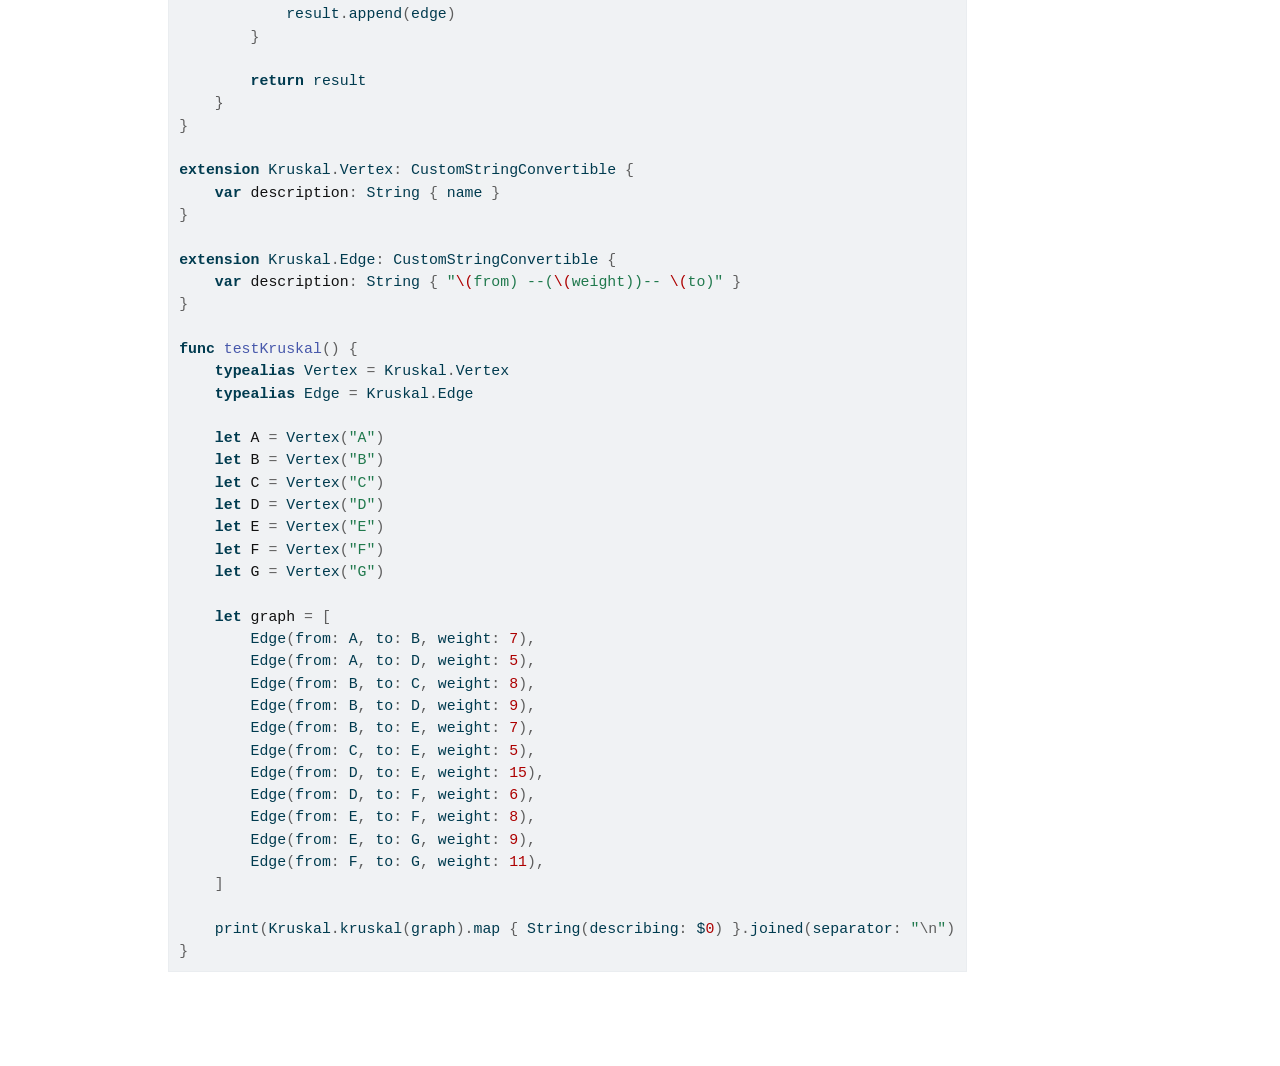
<file: graph.html>
<!DOCTYPE html>
<html xmlns="http://www.w3.org/1999/xhtml" lang="en" xml:lang="en"><head>

<meta charset="utf-8">
<meta name="generator" content="quarto-1.8.27">

<meta name="viewport" content="width=device-width, initial-scale=1.0, user-scalable=yes">


<title>그래프 – Swift Algorithms</title>
<style>
code{white-space: pre-wrap;}
span.smallcaps{font-variant: small-caps;}
div.columns{display: flex; gap: min(4vw, 1.5em);}
div.column{flex: auto; overflow-x: auto;}
div.hanging-indent{margin-left: 1.5em; text-indent: -1.5em;}
ul.task-list{list-style: none;}
ul.task-list li input[type="checkbox"] {
  width: 0.8em;
  margin: 0 0.8em 0.2em -1em; /* quarto-specific, see https://github.com/quarto-dev/quarto-cli/issues/4556 */ 
  vertical-align: middle;
}
/* CSS for syntax highlighting */
html { -webkit-text-size-adjust: 100%; }
pre > code.sourceCode { white-space: pre; position: relative; }
pre > code.sourceCode > span { display: inline-block; line-height: 1.25; }
pre > code.sourceCode > span:empty { height: 1.2em; }
.sourceCode { overflow: visible; }
code.sourceCode > span { color: inherit; text-decoration: inherit; }
div.sourceCode { margin: 1em 0; }
pre.sourceCode { margin: 0; }
@media screen {
div.sourceCode { overflow: auto; }
}
@media print {
pre > code.sourceCode { white-space: pre-wrap; }
pre > code.sourceCode > span { text-indent: -5em; padding-left: 5em; }
}
pre.numberSource code
  { counter-reset: source-line 0; }
pre.numberSource code > span
  { position: relative; left: -4em; counter-increment: source-line; }
pre.numberSource code > span > a:first-child::before
  { content: counter(source-line);
    position: relative; left: -1em; text-align: right; vertical-align: baseline;
    border: none; display: inline-block;
    -webkit-touch-callout: none; -webkit-user-select: none;
    -khtml-user-select: none; -moz-user-select: none;
    -ms-user-select: none; user-select: none;
    padding: 0 4px; width: 4em;
  }
pre.numberSource { margin-left: 3em;  padding-left: 4px; }
div.sourceCode
  {   }
@media screen {
pre > code.sourceCode > span > a:first-child::before { text-decoration: underline; }
}
</style>


<script src="site_libs/quarto-nav/quarto-nav.js"></script>
<script src="site_libs/quarto-nav/headroom.min.js"></script>
<script src="site_libs/clipboard/clipboard.min.js"></script>
<script src="site_libs/quarto-search/autocomplete.umd.js"></script>
<script src="site_libs/quarto-search/fuse.min.js"></script>
<script src="site_libs/quarto-search/quarto-search.js"></script>
<meta name="quarto:offset" content="./">
<script src="site_libs/quarto-html/quarto.js" type="module"></script>
<script src="site_libs/quarto-html/tabsets/tabsets.js" type="module"></script>
<script src="site_libs/quarto-html/axe/axe-check.js" type="module"></script>
<script src="site_libs/quarto-html/popper.min.js"></script>
<script src="site_libs/quarto-html/tippy.umd.min.js"></script>
<script src="site_libs/quarto-html/anchor.min.js"></script>
<link href="site_libs/quarto-html/tippy.css" rel="stylesheet">
<link href="site_libs/quarto-html/quarto-syntax-highlighting-ed96de9b727972fe78a7b5d16c58bf87.css" rel="stylesheet" id="quarto-text-highlighting-styles">
<script src="site_libs/bootstrap/bootstrap.min.js"></script>
<link href="site_libs/bootstrap/bootstrap-icons.css" rel="stylesheet">
<link href="site_libs/bootstrap/bootstrap-c86b26b7d9d03d5c19ff44e4ebd200f1.min.css" rel="stylesheet" append-hash="true" id="quarto-bootstrap" data-mode="light">
<script id="quarto-search-options" type="application/json">{
  "location": "navbar",
  "copy-button": false,
  "collapse-after": 3,
  "panel-placement": "end",
  "type": "overlay",
  "limit": 50,
  "keyboard-shortcut": [
    "f",
    "/",
    "s"
  ],
  "show-item-context": false,
  "language": {
    "search-no-results-text": "No results",
    "search-matching-documents-text": "matching documents",
    "search-copy-link-title": "Copy link to search",
    "search-hide-matches-text": "Hide additional matches",
    "search-more-match-text": "more match in this document",
    "search-more-matches-text": "more matches in this document",
    "search-clear-button-title": "Clear",
    "search-text-placeholder": "",
    "search-detached-cancel-button-title": "Cancel",
    "search-submit-button-title": "Submit",
    "search-label": "Search"
  }
}</script>


<link rel="stylesheet" href="styles.css">
</head>

<body class="nav-fixed quarto-light">

<div id="quarto-search-results"></div>
  <header id="quarto-header" class="headroom fixed-top">
    <nav class="navbar navbar-expand-lg " data-bs-theme="dark">
      <div class="navbar-container container-fluid">
      <div class="navbar-brand-container mx-auto">
    <a class="navbar-brand" href="./index.html">
    <span class="navbar-title">Swift Algorithms</span>
    </a>
  </div>
            <div id="quarto-search" class="" title="Search"></div>
          <button class="navbar-toggler" type="button" data-bs-toggle="collapse" data-bs-target="#navbarCollapse" aria-controls="navbarCollapse" role="menu" aria-expanded="false" aria-label="Toggle navigation" onclick="if (window.quartoToggleHeadroom) { window.quartoToggleHeadroom(); }">
  <span class="navbar-toggler-icon"></span>
</button>
          <div class="collapse navbar-collapse" id="navbarCollapse">
            <ul class="navbar-nav navbar-nav-scroll me-auto">
  <li class="nav-item">
    <a class="nav-link" href="./index.html"> 
<span class="menu-text">홈</span></a>
  </li>  
  <li class="nav-item">
    <a class="nav-link" href="./algorithms.html"> 
<span class="menu-text">알고리즘</span></a>
  </li>  
  <li class="nav-item">
    <a class="nav-link" href="./data_structures.html"> 
<span class="menu-text">자료구조</span></a>
  </li>  
  <li class="nav-item">
    <a class="nav-link active" href="./graph.html" aria-current="page"> 
<span class="menu-text">그래프</span></a>
  </li>  
  <li class="nav-item">
    <a class="nav-link" href="./recursion.html"> 
<span class="menu-text">재귀</span></a>
  </li>  
  <li class="nav-item">
    <a class="nav-link" href="./search.html"> 
<span class="menu-text">검색</span></a>
  </li>  
  <li class="nav-item">
    <a class="nav-link" href="./sorts.html"> 
<span class="menu-text">정렬</span></a>
  </li>  
  <li class="nav-item">
    <a class="nav-link" href="./trees.html"> 
<span class="menu-text">트리</span></a>
  </li>  
</ul>
          </div> <!-- /navcollapse -->
            <div class="quarto-navbar-tools">
</div>
      </div> <!-- /container-fluid -->
    </nav>
</header>
<!-- content -->
<div id="quarto-content" class="quarto-container page-columns page-rows-contents page-layout-article page-navbar">
<!-- sidebar -->
<!-- margin-sidebar -->
    <div id="quarto-margin-sidebar" class="sidebar margin-sidebar">
        <nav id="TOC" role="doc-toc" class="toc-active">
    <h2 id="toc-title">목차</h2>
   
  <ul>
  <li><a href="#너비-우선-탐색-bfs" id="toc-너비-우선-탐색-bfs" class="nav-link active" data-scroll-target="#너비-우선-탐색-bfs">너비 우선 탐색 (BFS)</a></li>
  <li><a href="#깊이-우선-탐색-dfs" id="toc-깊이-우선-탐색-dfs" class="nav-link" data-scroll-target="#깊이-우선-탐색-dfs">깊이 우선 탐색 (DFS)</a></li>
  <li><a href="#신장-트리" id="toc-신장-트리" class="nav-link" data-scroll-target="#신장-트리">신장 트리</a></li>
  </ul>
</nav>
    </div>
<!-- main -->
<main class="content" id="quarto-document-content">

<header id="title-block-header" class="quarto-title-block default">
<div class="quarto-title">
<h1 class="title">그래프</h1>
</div>



<div class="quarto-title-meta">

    
  
    
  </div>
  


</header>


<p><strong>그래프 (Graph)</strong></p>
<p>정점(Vertex/Node)과 간선(Edge)으로 이루어진 자료구조입니다.</p>
<div class="code-copy-outer-scaffold"><div class="sourceCode" id="cb1"><pre class="sourceCode swift code-with-copy"><code class="sourceCode swift"><span id="cb1-1"><a href="#cb1-1" aria-hidden="true" tabindex="-1"></a><span class="kw">struct</span> GraphEdge<span class="op">&lt;</span><span class="dt">G</span><span class="op">:</span> <span class="dt">Graph</span><span class="op">&gt;</span> <span class="op">{</span></span>
<span id="cb1-2"><a href="#cb1-2" aria-hidden="true" tabindex="-1"></a>    <span class="kw">var</span> <span class="va">from</span><span class="op">:</span> G<span class="op">.</span>Node</span>
<span id="cb1-3"><a href="#cb1-3" aria-hidden="true" tabindex="-1"></a>    <span class="kw">var</span> <span class="va">to</span><span class="op">:</span> G<span class="op">.</span>Node</span>
<span id="cb1-4"><a href="#cb1-4" aria-hidden="true" tabindex="-1"></a>    <span class="kw">var</span> <span class="va">value</span><span class="op">:</span> G<span class="op">.</span>EdgeValue</span>
<span id="cb1-5"><a href="#cb1-5" aria-hidden="true" tabindex="-1"></a><span class="op">}</span></span>
<span id="cb1-6"><a href="#cb1-6" aria-hidden="true" tabindex="-1"></a></span>
<span id="cb1-7"><a href="#cb1-7" aria-hidden="true" tabindex="-1"></a><span class="kw">protocol</span> Graph <span class="op">{</span></span>
<span id="cb1-8"><a href="#cb1-8" aria-hidden="true" tabindex="-1"></a>    <span class="kw">typealias</span> Edge <span class="op">=</span> GraphEdge<span class="op">&lt;</span>Self<span class="op">&gt;</span></span>
<span id="cb1-9"><a href="#cb1-9" aria-hidden="true" tabindex="-1"></a></span>
<span id="cb1-10"><a href="#cb1-10" aria-hidden="true" tabindex="-1"></a>    associatedtype Node<span class="op">:</span> Equatable</span>
<span id="cb1-11"><a href="#cb1-11" aria-hidden="true" tabindex="-1"></a>    associatedtype EdgeValue</span>
<span id="cb1-12"><a href="#cb1-12" aria-hidden="true" tabindex="-1"></a></span>
<span id="cb1-13"><a href="#cb1-13" aria-hidden="true" tabindex="-1"></a>    <span class="kw">func</span> <span class="fu">edges</span><span class="op">(</span><span class="va">from</span><span class="op">:</span> <span class="dt">Node</span><span class="op">)</span> -&gt; [<span class="fu">Edge</span>]</span>
<span id="cb1-14"><a href="#cb1-14" aria-hidden="true" tabindex="-1"></a><span class="op">}</span></span>
<span id="cb1-15"><a href="#cb1-15" aria-hidden="true" tabindex="-1"></a></span>
<span id="cb1-16"><a href="#cb1-16" aria-hidden="true" tabindex="-1"></a><span class="kw">struct</span> AdjacencyList<span class="op">&lt;</span><span class="dt">Node</span><span class="op">:</span> <span class="dt">Hashable</span>, <span class="dt">EdgeValue</span><span class="op">&gt;:</span> <span class="dt">Graph</span> <span class="op">{</span></span>
<span id="cb1-17"><a href="#cb1-17" aria-hidden="true" tabindex="-1"></a>    <span class="kw">typealias</span> EdgeValue <span class="op">=</span> EdgeValue</span>
<span id="cb1-18"><a href="#cb1-18" aria-hidden="true" tabindex="-1"></a>    <span class="kw">typealias</span> Node <span class="op">=</span> Node</span>
<span id="cb1-19"><a href="#cb1-19" aria-hidden="true" tabindex="-1"></a></span>
<span id="cb1-20"><a href="#cb1-20" aria-hidden="true" tabindex="-1"></a>    <span class="kw">var</span> <span class="va">graph</span><span class="op">:</span> <span class="op">[</span>Node<span class="op">:</span> <span class="op">[</span>Edge<span class="op">]]</span> <span class="op">=</span> <span class="op">[:]</span></span>
<span id="cb1-21"><a href="#cb1-21" aria-hidden="true" tabindex="-1"></a></span>
<span id="cb1-22"><a href="#cb1-22" aria-hidden="true" tabindex="-1"></a>    <span class="kw">func</span> <span class="fu">edges</span><span class="op">(</span><span class="va">from</span> <span class="va">node</span><span class="op">:</span> <span class="dt">Node</span><span class="op">)</span> -&gt; [<span class="fu">Edge</span>] <span class="op">{</span></span>
<span id="cb1-23"><a href="#cb1-23" aria-hidden="true" tabindex="-1"></a>        graph<span class="op">[</span>node<span class="op">,</span> <span class="kw">default</span><span class="op">:</span> <span class="op">[]]</span></span>
<span id="cb1-24"><a href="#cb1-24" aria-hidden="true" tabindex="-1"></a>    <span class="op">}</span></span>
<span id="cb1-25"><a href="#cb1-25" aria-hidden="true" tabindex="-1"></a></span>
<span id="cb1-26"><a href="#cb1-26" aria-hidden="true" tabindex="-1"></a>    <span class="kw">mutating</span> <span class="kw">func</span> <span class="fu">insert</span><span class="op">(</span><span class="va">from</span><span class="op">:</span> <span class="dt">Node</span><span class="op">,</span> <span class="va">to</span><span class="op">:</span> <span class="dt">Node</span><span class="op">,</span> <span class="va">value</span><span class="op">:</span> <span class="dt">EdgeValue</span><span class="op">)</span> <span class="op">{</span></span>
<span id="cb1-27"><a href="#cb1-27" aria-hidden="true" tabindex="-1"></a>        graph<span class="op">[</span>from<span class="op">,</span> <span class="kw">default</span><span class="op">:</span> <span class="op">[]].</span>append<span class="op">(</span>Edge<span class="op">(</span>from<span class="op">:</span> from<span class="op">,</span> to<span class="op">:</span> to<span class="op">,</span> value<span class="op">:</span> value<span class="op">))</span></span>
<span id="cb1-28"><a href="#cb1-28" aria-hidden="true" tabindex="-1"></a>    <span class="op">}</span></span>
<span id="cb1-29"><a href="#cb1-29" aria-hidden="true" tabindex="-1"></a></span>
<span id="cb1-30"><a href="#cb1-30" aria-hidden="true" tabindex="-1"></a>    <span class="kw">var</span> <span class="va">allEdges</span><span class="op">:</span> <span class="op">[</span>Edge<span class="op">]</span> <span class="op">{</span></span>
<span id="cb1-31"><a href="#cb1-31" aria-hidden="true" tabindex="-1"></a>        graph<span class="op">.</span>values<span class="op">.</span>flatMap <span class="op">{</span> $<span class="dv">0</span> <span class="op">}</span></span>
<span id="cb1-32"><a href="#cb1-32" aria-hidden="true" tabindex="-1"></a>    <span class="op">}</span></span>
<span id="cb1-33"><a href="#cb1-33" aria-hidden="true" tabindex="-1"></a><span class="op">}</span></span>
<span id="cb1-34"><a href="#cb1-34" aria-hidden="true" tabindex="-1"></a></span>
<span id="cb1-35"><a href="#cb1-35" aria-hidden="true" tabindex="-1"></a><span class="kw">extension</span> AdjacencyList <span class="kw">where</span> EdgeValue <span class="op">==</span> <span class="op">()</span> <span class="op">{</span></span>
<span id="cb1-36"><a href="#cb1-36" aria-hidden="true" tabindex="-1"></a>    <span class="kw">mutating</span> <span class="kw">func</span> <span class="fu">insert</span><span class="op">(</span><span class="va">from</span><span class="op">:</span> <span class="dt">Node</span><span class="op">,</span> <span class="va">to</span><span class="op">:</span> <span class="dt">Node</span><span class="op">)</span> <span class="op">{</span></span>
<span id="cb1-37"><a href="#cb1-37" aria-hidden="true" tabindex="-1"></a>        insert<span class="op">(</span>from<span class="op">:</span> from<span class="op">,</span> to<span class="op">:</span> to<span class="op">,</span> value<span class="op">:</span> <span class="op">())</span></span>
<span id="cb1-38"><a href="#cb1-38" aria-hidden="true" tabindex="-1"></a>    <span class="op">}</span></span>
<span id="cb1-39"><a href="#cb1-39" aria-hidden="true" tabindex="-1"></a><span class="op">}</span></span>
<span id="cb1-40"><a href="#cb1-40" aria-hidden="true" tabindex="-1"></a></span>
<span id="cb1-41"><a href="#cb1-41" aria-hidden="true" tabindex="-1"></a><span class="kw">extension</span> Graph <span class="op">{</span></span>
<span id="cb1-42"><a href="#cb1-42" aria-hidden="true" tabindex="-1"></a>    <span class="kw">func</span> <span class="fu">depthFirstSearch</span><span class="op">(</span><span class="va">start</span><span class="op">:</span> <span class="dt">Node</span><span class="op">,</span> <span class="va">destination</span><span class="op">:</span> <span class="dt">Node</span><span class="op">)</span> -&gt; [<span class="fu">Edge</span>]? <span class="op">{</span></span>
<span id="cb1-43"><a href="#cb1-43" aria-hidden="true" tabindex="-1"></a>        <span class="cf">if</span> start <span class="op">==</span> destination <span class="op">{</span></span>
<span id="cb1-44"><a href="#cb1-44" aria-hidden="true" tabindex="-1"></a>            <span class="kw">return</span> <span class="op">[]</span></span>
<span id="cb1-45"><a href="#cb1-45" aria-hidden="true" tabindex="-1"></a>        <span class="op">}</span></span>
<span id="cb1-46"><a href="#cb1-46" aria-hidden="true" tabindex="-1"></a></span>
<span id="cb1-47"><a href="#cb1-47" aria-hidden="true" tabindex="-1"></a>        <span class="cf">for</span> edge <span class="cf">in</span> edges<span class="op">(</span>from<span class="op">:</span> start<span class="op">)</span> <span class="op">{</span></span>
<span id="cb1-48"><a href="#cb1-48" aria-hidden="true" tabindex="-1"></a>            <span class="cf">if</span> <span class="kw">let</span> <span class="va">path</span> <span class="op">=</span> depthFirstSearch<span class="op">(</span>start<span class="op">:</span> edge<span class="op">.</span>to<span class="op">,</span> destination<span class="op">:</span> destination<span class="op">)</span> <span class="op">{</span></span>
<span id="cb1-49"><a href="#cb1-49" aria-hidden="true" tabindex="-1"></a>                <span class="kw">return</span> <span class="op">[</span>edge<span class="op">]</span> <span class="op">+</span> path</span>
<span id="cb1-50"><a href="#cb1-50" aria-hidden="true" tabindex="-1"></a>            <span class="op">}</span></span>
<span id="cb1-51"><a href="#cb1-51" aria-hidden="true" tabindex="-1"></a>        <span class="op">}</span></span>
<span id="cb1-52"><a href="#cb1-52" aria-hidden="true" tabindex="-1"></a></span>
<span id="cb1-53"><a href="#cb1-53" aria-hidden="true" tabindex="-1"></a>        <span class="kw">return</span> <span class="kw">nil</span></span>
<span id="cb1-54"><a href="#cb1-54" aria-hidden="true" tabindex="-1"></a>    <span class="op">}</span></span>
<span id="cb1-55"><a href="#cb1-55" aria-hidden="true" tabindex="-1"></a><span class="op">}</span></span>
<span id="cb1-56"><a href="#cb1-56" aria-hidden="true" tabindex="-1"></a></span>
<span id="cb1-57"><a href="#cb1-57" aria-hidden="true" tabindex="-1"></a><span class="kw">extension</span> Graph <span class="kw">where</span> Node<span class="op">:</span> <span class="dt">Hashable</span> <span class="op">{</span></span>
<span id="cb1-58"><a href="#cb1-58" aria-hidden="true" tabindex="-1"></a>    <span class="kw">func</span> <span class="fu">breadthFirstSearch</span><span class="op">(</span><span class="va">start</span><span class="op">:</span> <span class="dt">Node</span><span class="op">,</span> <span class="va">destination</span><span class="op">:</span> <span class="dt">Node</span><span class="op">)</span> -&gt; [<span class="fu">Edge</span>]? <span class="op">{</span></span>
<span id="cb1-59"><a href="#cb1-59" aria-hidden="true" tabindex="-1"></a>        <span class="kw">var</span> <span class="va">queue</span><span class="op">:</span> <span class="op">[(</span>Node<span class="op">,</span> <span class="op">[</span>Edge<span class="op">])]</span> <span class="op">=</span> <span class="op">[(</span>start<span class="op">,</span> <span class="op">[])]</span></span>
<span id="cb1-60"><a href="#cb1-60" aria-hidden="true" tabindex="-1"></a>        <span class="kw">var</span> <span class="va">visited</span><span class="op">:</span> Set<span class="op">&lt;</span>Node<span class="op">&gt;</span> <span class="op">=</span> <span class="op">[</span>start<span class="op">]</span></span>
<span id="cb1-61"><a href="#cb1-61" aria-hidden="true" tabindex="-1"></a></span>
<span id="cb1-62"><a href="#cb1-62" aria-hidden="true" tabindex="-1"></a>        <span class="cf">while</span> <span class="op">!</span>queue<span class="op">.</span>isEmpty <span class="op">{</span></span>
<span id="cb1-63"><a href="#cb1-63" aria-hidden="true" tabindex="-1"></a>            <span class="kw">let</span> (<span class="va">current</span><span class="op">,</span> path<span class="op">)</span> <span class="op">=</span> queue<span class="op">.</span>removeFirst<span class="op">()</span></span>
<span id="cb1-64"><a href="#cb1-64" aria-hidden="true" tabindex="-1"></a>            <span class="cf">if</span> current <span class="op">==</span> destination <span class="op">{</span></span>
<span id="cb1-65"><a href="#cb1-65" aria-hidden="true" tabindex="-1"></a>                <span class="kw">return</span> path</span>
<span id="cb1-66"><a href="#cb1-66" aria-hidden="true" tabindex="-1"></a>            <span class="op">}</span></span>
<span id="cb1-67"><a href="#cb1-67" aria-hidden="true" tabindex="-1"></a></span>
<span id="cb1-68"><a href="#cb1-68" aria-hidden="true" tabindex="-1"></a>            <span class="cf">for</span> edge <span class="cf">in</span> edges<span class="op">(</span>from<span class="op">:</span> current<span class="op">)</span> <span class="kw">where</span> visited<span class="op">.</span>insert<span class="op">(</span>edge<span class="op">.</span>to<span class="op">).</span>inserted <span class="op">{</span></span>
<span id="cb1-69"><a href="#cb1-69" aria-hidden="true" tabindex="-1"></a>                queue<span class="op">.</span>append<span class="op">((</span>edge<span class="op">.</span>to<span class="op">,</span> path <span class="op">+</span> <span class="op">[</span>edge<span class="op">]))</span></span>
<span id="cb1-70"><a href="#cb1-70" aria-hidden="true" tabindex="-1"></a>            <span class="op">}</span></span>
<span id="cb1-71"><a href="#cb1-71" aria-hidden="true" tabindex="-1"></a>        <span class="op">}</span></span>
<span id="cb1-72"><a href="#cb1-72" aria-hidden="true" tabindex="-1"></a></span>
<span id="cb1-73"><a href="#cb1-73" aria-hidden="true" tabindex="-1"></a>        <span class="kw">return</span> <span class="kw">nil</span></span>
<span id="cb1-74"><a href="#cb1-74" aria-hidden="true" tabindex="-1"></a>    <span class="op">}</span></span>
<span id="cb1-75"><a href="#cb1-75" aria-hidden="true" tabindex="-1"></a><span class="op">}</span></span>
<span id="cb1-76"><a href="#cb1-76" aria-hidden="true" tabindex="-1"></a></span>
<span id="cb1-77"><a href="#cb1-77" aria-hidden="true" tabindex="-1"></a><span class="kw">extension</span> GraphEdge<span class="op">:</span> <span class="dt">CustomDebugStringConvertible</span> <span class="op">{</span></span>
<span id="cb1-78"><a href="#cb1-78" aria-hidden="true" tabindex="-1"></a>    <span class="kw">var</span> <span class="va">debugDescription</span><span class="op">:</span> String <span class="op">{</span></span>
<span id="cb1-79"><a href="#cb1-79" aria-hidden="true" tabindex="-1"></a>        <span class="cf">if</span> type<span class="op">(</span>of<span class="op">:</span> value<span class="op">)</span> <span class="op">==</span> Void<span class="op">.</span><span class="kw">self</span> <span class="op">{</span></span>
<span id="cb1-80"><a href="#cb1-80" aria-hidden="true" tabindex="-1"></a>            <span class="kw">return</span> <span class="st">"</span><span class="er">\(</span><span class="st">from) -- </span><span class="er">\(</span><span class="st">to)"</span></span>
<span id="cb1-81"><a href="#cb1-81" aria-hidden="true" tabindex="-1"></a>        <span class="op">}</span> <span class="cf">else</span> <span class="op">{</span></span>
<span id="cb1-82"><a href="#cb1-82" aria-hidden="true" tabindex="-1"></a>            <span class="kw">return</span> <span class="st">"</span><span class="er">\(</span><span class="st">from) -</span><span class="er">\(</span><span class="st">value)- </span><span class="er">\(</span><span class="st">to)"</span></span>
<span id="cb1-83"><a href="#cb1-83" aria-hidden="true" tabindex="-1"></a>        <span class="op">}</span></span>
<span id="cb1-84"><a href="#cb1-84" aria-hidden="true" tabindex="-1"></a>    <span class="op">}</span></span>
<span id="cb1-85"><a href="#cb1-85" aria-hidden="true" tabindex="-1"></a><span class="op">}</span></span>
<span id="cb1-86"><a href="#cb1-86" aria-hidden="true" tabindex="-1"></a></span>
<span id="cb1-87"><a href="#cb1-87" aria-hidden="true" tabindex="-1"></a><span class="kw">var</span> <span class="va">graph</span> <span class="op">=</span> AdjacencyList<span class="op">&lt;</span>String<span class="op">,</span> Void<span class="op">&gt;()</span></span>
<span id="cb1-88"><a href="#cb1-88" aria-hidden="true" tabindex="-1"></a>graph<span class="op">.</span>insert<span class="op">(</span>from<span class="op">:</span> <span class="st">"a"</span><span class="op">,</span> to<span class="op">:</span> <span class="st">"b"</span><span class="op">)</span></span>
<span id="cb1-89"><a href="#cb1-89" aria-hidden="true" tabindex="-1"></a>graph<span class="op">.</span>insert<span class="op">(</span>from<span class="op">:</span> <span class="st">"a"</span><span class="op">,</span> to<span class="op">:</span> <span class="st">"d"</span><span class="op">)</span></span>
<span id="cb1-90"><a href="#cb1-90" aria-hidden="true" tabindex="-1"></a>graph<span class="op">.</span>insert<span class="op">(</span>from<span class="op">:</span> <span class="st">"b"</span><span class="op">,</span> to<span class="op">:</span> <span class="st">"c"</span><span class="op">)</span></span>
<span id="cb1-91"><a href="#cb1-91" aria-hidden="true" tabindex="-1"></a>graph<span class="op">.</span>insert<span class="op">(</span>from<span class="op">:</span> <span class="st">"c"</span><span class="op">,</span> to<span class="op">:</span> <span class="st">"d"</span><span class="op">)</span></span>
<span id="cb1-92"><a href="#cb1-92" aria-hidden="true" tabindex="-1"></a></span>
<span id="cb1-93"><a href="#cb1-93" aria-hidden="true" tabindex="-1"></a><span class="kw">func</span> <span class="fu">test</span><span class="op">&lt;</span><span class="dt">G</span><span class="op">:</span> <span class="dt">Graph</span><span class="op">&gt;(</span><span class="va">_</span> <span class="va">message</span><span class="op">:</span> <span class="dt">String</span><span class="op">,</span> <span class="va">_</span> <span class="va">list</span><span class="op">:</span> [<span class="dt">GraphEdge</span>&lt;<span class="va">G</span>&gt;]?<span class="op">)</span> <span class="op">{</span></span>
<span id="cb1-94"><a href="#cb1-94" aria-hidden="true" tabindex="-1"></a>    print<span class="op">(</span>message<span class="op">)</span></span>
<span id="cb1-95"><a href="#cb1-95" aria-hidden="true" tabindex="-1"></a>    <span class="cf">if</span> <span class="kw">let</span> <span class="va">list</span> <span class="op">=</span> list <span class="op">{</span></span>
<span id="cb1-96"><a href="#cb1-96" aria-hidden="true" tabindex="-1"></a>        <span class="cf">for</span> edge <span class="cf">in</span> list <span class="op">{</span></span>
<span id="cb1-97"><a href="#cb1-97" aria-hidden="true" tabindex="-1"></a>            print<span class="op">(</span>edge<span class="op">)</span></span>
<span id="cb1-98"><a href="#cb1-98" aria-hidden="true" tabindex="-1"></a>        <span class="op">}</span></span>
<span id="cb1-99"><a href="#cb1-99" aria-hidden="true" tabindex="-1"></a>    <span class="op">}</span> <span class="cf">else</span> <span class="op">{</span></span>
<span id="cb1-100"><a href="#cb1-100" aria-hidden="true" tabindex="-1"></a>        print<span class="op">(</span><span class="st">"Not found"</span><span class="op">)</span></span>
<span id="cb1-101"><a href="#cb1-101" aria-hidden="true" tabindex="-1"></a>    <span class="op">}</span></span>
<span id="cb1-102"><a href="#cb1-102" aria-hidden="true" tabindex="-1"></a>    print<span class="op">(</span><span class="st">""</span><span class="op">)</span></span>
<span id="cb1-103"><a href="#cb1-103" aria-hidden="true" tabindex="-1"></a><span class="op">}</span></span>
<span id="cb1-104"><a href="#cb1-104" aria-hidden="true" tabindex="-1"></a></span>
<span id="cb1-105"><a href="#cb1-105" aria-hidden="true" tabindex="-1"></a>test<span class="op">(</span><span class="st">"Depth-first a -&gt; d"</span><span class="op">,</span> graph<span class="op">.</span>depthFirstSearch<span class="op">(</span>start<span class="op">:</span> <span class="st">"a"</span><span class="op">,</span> destination<span class="op">:</span> <span class="st">"d"</span><span class="op">))</span></span>
<span id="cb1-106"><a href="#cb1-106" aria-hidden="true" tabindex="-1"></a>test<span class="op">(</span><span class="st">"Depth-first a -&gt; e"</span><span class="op">,</span> graph<span class="op">.</span>depthFirstSearch<span class="op">(</span>start<span class="op">:</span> <span class="st">"a"</span><span class="op">,</span> destination<span class="op">:</span> <span class="st">"e"</span><span class="op">))</span></span>
<span id="cb1-107"><a href="#cb1-107" aria-hidden="true" tabindex="-1"></a></span>
<span id="cb1-108"><a href="#cb1-108" aria-hidden="true" tabindex="-1"></a>test<span class="op">(</span><span class="st">"Breadth-first a -&gt; d"</span><span class="op">,</span> graph<span class="op">.</span>breadthFirstSearch<span class="op">(</span>start<span class="op">:</span> <span class="st">"a"</span><span class="op">,</span> destination<span class="op">:</span> <span class="st">"d"</span><span class="op">))</span></span>
<span id="cb1-109"><a href="#cb1-109" aria-hidden="true" tabindex="-1"></a>test<span class="op">(</span><span class="st">"Breadth-first a -&gt; e"</span><span class="op">,</span> graph<span class="op">.</span>breadthFirstSearch<span class="op">(</span>start<span class="op">:</span> <span class="st">"a"</span><span class="op">,</span> destination<span class="op">:</span> <span class="st">"e"</span><span class="op">))</span></span></code></pre></div><button title="Copy to Clipboard" class="code-copy-button"><i class="bi"></i></button></div>
<section id="너비-우선-탐색-bfs" class="level3">
<h3 class="anchored" data-anchor-id="너비-우선-탐색-bfs">너비 우선 탐색 (BFS)</h3>
<p>루트 노드에서 시작하여 인접한 노드를 먼저 탐색하는 방법입니다. 최단 경로 문제 등에 사용됩니다.</p>
<p><strong>너비 우선 탐색 (BFS)</strong></p>
<p>루트 노드에서 시작하여 인접한 노드를 먼저 탐색하는 방법입니다. 최단 경로 문제 등에 사용됩니다.</p>
<div class="code-copy-outer-scaffold"><div class="sourceCode" id="cb2"><pre class="sourceCode swift code-with-copy"><code class="sourceCode swift"><span id="cb2-1"><a href="#cb2-1" aria-hidden="true" tabindex="-1"></a><span class="co">// MARK: - Basic requirement</span></span>
<span id="cb2-2"><a href="#cb2-2" aria-hidden="true" tabindex="-1"></a><span class="kw">struct</span> Edge <span class="op">{</span></span>
<span id="cb2-3"><a href="#cb2-3" aria-hidden="true" tabindex="-1"></a>    <span class="kw">let</span> <span class="va">from</span><span class="op">:</span> Int</span>
<span id="cb2-4"><a href="#cb2-4" aria-hidden="true" tabindex="-1"></a>    <span class="kw">let</span> <span class="va">to</span><span class="op">:</span> Int</span>
<span id="cb2-5"><a href="#cb2-5" aria-hidden="true" tabindex="-1"></a><span class="op">}</span></span>
<span id="cb2-6"><a href="#cb2-6" aria-hidden="true" tabindex="-1"></a></span>
<span id="cb2-7"><a href="#cb2-7" aria-hidden="true" tabindex="-1"></a><span class="kw">public</span> <span class="kw">class</span> Node <span class="op">{</span></span>
<span id="cb2-8"><a href="#cb2-8" aria-hidden="true" tabindex="-1"></a>    <span class="kw">var</span> <span class="va">val</span><span class="op">:</span> Int</span>
<span id="cb2-9"><a href="#cb2-9" aria-hidden="true" tabindex="-1"></a>    <span class="kw">var</span> <span class="va">neighbors</span><span class="op">:</span> <span class="op">[</span>Int<span class="op">]</span></span>
<span id="cb2-10"><a href="#cb2-10" aria-hidden="true" tabindex="-1"></a>    <span class="kw">public</span> <span class="kw">init</span><span class="op">(</span>_ val<span class="op">:</span> Int<span class="op">)</span> <span class="op">{</span></span>
<span id="cb2-11"><a href="#cb2-11" aria-hidden="true" tabindex="-1"></a>        <span class="kw">self</span><span class="op">.</span>val <span class="op">=</span> val</span>
<span id="cb2-12"><a href="#cb2-12" aria-hidden="true" tabindex="-1"></a>        <span class="kw">self</span><span class="op">.</span>neighbors <span class="op">=</span> <span class="op">[]</span></span>
<span id="cb2-13"><a href="#cb2-13" aria-hidden="true" tabindex="-1"></a>    <span class="op">}</span></span>
<span id="cb2-14"><a href="#cb2-14" aria-hidden="true" tabindex="-1"></a><span class="op">}</span></span>
<span id="cb2-15"><a href="#cb2-15" aria-hidden="true" tabindex="-1"></a></span>
<span id="cb2-16"><a href="#cb2-16" aria-hidden="true" tabindex="-1"></a><span class="co">// MARK: - BFS implementation</span></span>
<span id="cb2-17"><a href="#cb2-17" aria-hidden="true" tabindex="-1"></a><span class="kw">func</span> <span class="fu">testBFS</span><span class="op">(</span><span class="va">edges</span><span class="op">:</span> [<span class="dt">Edge</span>]<span class="op">)</span> <span class="op">{</span></span>
<span id="cb2-18"><a href="#cb2-18" aria-hidden="true" tabindex="-1"></a>    </span>
<span id="cb2-19"><a href="#cb2-19" aria-hidden="true" tabindex="-1"></a>    <span class="kw">var</span> <span class="va">graph</span> <span class="op">=</span> <span class="op">[</span>Int<span class="op">:</span> Node<span class="op">]()</span></span>
<span id="cb2-20"><a href="#cb2-20" aria-hidden="true" tabindex="-1"></a>    <span class="cf">for</span> edge <span class="cf">in</span> edges <span class="op">{</span></span>
<span id="cb2-21"><a href="#cb2-21" aria-hidden="true" tabindex="-1"></a>        graph<span class="op">[</span>edge<span class="op">.</span>from<span class="op">]</span> <span class="op">=</span> Node<span class="op">(</span>edge<span class="op">.</span>from<span class="op">)</span></span>
<span id="cb2-22"><a href="#cb2-22" aria-hidden="true" tabindex="-1"></a>        graph<span class="op">[</span>edge<span class="op">.</span>to<span class="op">]</span> <span class="op">=</span> Node<span class="op">(</span>edge<span class="op">.</span>to<span class="op">)</span></span>
<span id="cb2-23"><a href="#cb2-23" aria-hidden="true" tabindex="-1"></a>    <span class="op">}</span></span>
<span id="cb2-24"><a href="#cb2-24" aria-hidden="true" tabindex="-1"></a>    <span class="cf">for</span> edge <span class="cf">in</span> edges <span class="op">{</span></span>
<span id="cb2-25"><a href="#cb2-25" aria-hidden="true" tabindex="-1"></a>        graph<span class="op">[</span>edge<span class="op">.</span>from<span class="op">]?.</span>neighbors<span class="op">.</span>append<span class="op">(</span>edge<span class="op">.</span>to<span class="op">)</span></span>
<span id="cb2-26"><a href="#cb2-26" aria-hidden="true" tabindex="-1"></a>        graph<span class="op">[</span>edge<span class="op">.</span>to<span class="op">]?.</span>neighbors<span class="op">.</span>append<span class="op">(</span>edge<span class="op">.</span>from<span class="op">)</span></span>
<span id="cb2-27"><a href="#cb2-27" aria-hidden="true" tabindex="-1"></a>    <span class="op">}</span></span>
<span id="cb2-28"><a href="#cb2-28" aria-hidden="true" tabindex="-1"></a>    <span class="kw">var</span> <span class="va">visited</span><span class="op">:</span> <span class="op">[</span>Bool<span class="op">]</span> <span class="op">=</span> Array<span class="op">(</span>repeating<span class="op">:</span> <span class="kw">false</span><span class="op">,</span> count<span class="op">:</span> graph<span class="op">.</span>count <span class="op">+</span> <span class="dv">1</span><span class="op">)</span></span>
<span id="cb2-29"><a href="#cb2-29" aria-hidden="true" tabindex="-1"></a>    <span class="kw">var</span> <span class="va">nodesOfCurrentLevel</span><span class="op">:</span> <span class="op">[</span>Int<span class="op">]</span> <span class="op">=</span> <span class="op">[]</span></span>
<span id="cb2-30"><a href="#cb2-30" aria-hidden="true" tabindex="-1"></a>    </span>
<span id="cb2-31"><a href="#cb2-31" aria-hidden="true" tabindex="-1"></a>    <span class="cf">for</span> node <span class="cf">in</span> <span class="fl">1.</span><span class="op">..</span>graph<span class="op">.</span>count <span class="op">{</span></span>
<span id="cb2-32"><a href="#cb2-32" aria-hidden="true" tabindex="-1"></a>        <span class="cf">if</span> visited<span class="op">[</span>node<span class="op">]</span> <span class="op">==</span> <span class="kw">false</span> <span class="op">{</span></span>
<span id="cb2-33"><a href="#cb2-33" aria-hidden="true" tabindex="-1"></a>            nodesOfCurrentLevel<span class="op">.</span>append<span class="op">(</span>node<span class="op">)</span></span>
<span id="cb2-34"><a href="#cb2-34" aria-hidden="true" tabindex="-1"></a>            <span class="cf">while</span><span class="op">(</span>nodesOfCurrentLevel<span class="op">.</span>isEmpty <span class="op">==</span> <span class="kw">false</span><span class="op">)</span> <span class="op">{</span></span>
<span id="cb2-35"><a href="#cb2-35" aria-hidden="true" tabindex="-1"></a>                <span class="kw">var</span> <span class="va">nodesOfNextLevel</span><span class="op">:</span> <span class="op">[</span>Int<span class="op">]</span> <span class="op">=</span> <span class="op">[]</span></span>
<span id="cb2-36"><a href="#cb2-36" aria-hidden="true" tabindex="-1"></a>                <span class="kw">let</span> <span class="va">sizeOfQueue</span> <span class="op">=</span> nodesOfCurrentLevel<span class="op">.</span>count</span>
<span id="cb2-37"><a href="#cb2-37" aria-hidden="true" tabindex="-1"></a>                <span class="cf">for</span> index <span class="cf">in</span> <span class="fl">0.</span><span class="op">.&lt;</span>sizeOfQueue <span class="op">{</span></span>
<span id="cb2-38"><a href="#cb2-38" aria-hidden="true" tabindex="-1"></a>                    <span class="kw">let</span> <span class="va">currNode</span> <span class="op">=</span> nodesOfCurrentLevel<span class="op">[</span>index<span class="op">]</span></span>
<span id="cb2-39"><a href="#cb2-39" aria-hidden="true" tabindex="-1"></a>                    <span class="cf">if</span><span class="op">(</span>visited<span class="op">[</span>currNode<span class="op">]</span> <span class="op">==</span> <span class="kw">true</span><span class="op">){</span></span>
<span id="cb2-40"><a href="#cb2-40" aria-hidden="true" tabindex="-1"></a>                        <span class="cf">continue</span></span>
<span id="cb2-41"><a href="#cb2-41" aria-hidden="true" tabindex="-1"></a>                    <span class="op">}</span></span>
<span id="cb2-42"><a href="#cb2-42" aria-hidden="true" tabindex="-1"></a>                    print<span class="op">(</span><span class="st">"</span><span class="er">\(</span><span class="st">currNode) "</span><span class="op">)</span></span>
<span id="cb2-43"><a href="#cb2-43" aria-hidden="true" tabindex="-1"></a>                    visited<span class="op">[</span>currNode<span class="op">]</span> <span class="op">=</span> <span class="kw">true</span></span>
<span id="cb2-44"><a href="#cb2-44" aria-hidden="true" tabindex="-1"></a>                    <span class="cf">guard</span> <span class="kw">let</span> <span class="va">neighbors</span> <span class="op">=</span> graph<span class="op">[</span>currNode<span class="op">]?.</span>neighbors <span class="cf">else</span> <span class="op">{</span> <span class="cf">continue</span> <span class="op">}</span></span>
<span id="cb2-45"><a href="#cb2-45" aria-hidden="true" tabindex="-1"></a>                    <span class="cf">for</span> neigh <span class="cf">in</span> neighbors <span class="op">{</span></span>
<span id="cb2-46"><a href="#cb2-46" aria-hidden="true" tabindex="-1"></a>                        <span class="cf">if</span> visited<span class="op">[</span>neigh<span class="op">]</span> <span class="op">==</span> <span class="kw">false</span> <span class="op">{</span></span>
<span id="cb2-47"><a href="#cb2-47" aria-hidden="true" tabindex="-1"></a>                            nodesOfNextLevel<span class="op">.</span>append<span class="op">(</span>neigh<span class="op">)</span></span>
<span id="cb2-48"><a href="#cb2-48" aria-hidden="true" tabindex="-1"></a>                        <span class="op">}</span></span>
<span id="cb2-49"><a href="#cb2-49" aria-hidden="true" tabindex="-1"></a>                    <span class="op">}</span></span>
<span id="cb2-50"><a href="#cb2-50" aria-hidden="true" tabindex="-1"></a>                <span class="op">}</span></span>
<span id="cb2-51"><a href="#cb2-51" aria-hidden="true" tabindex="-1"></a>                nodesOfCurrentLevel <span class="op">=</span> nodesOfNextLevel</span>
<span id="cb2-52"><a href="#cb2-52" aria-hidden="true" tabindex="-1"></a>            <span class="op">}</span></span>
<span id="cb2-53"><a href="#cb2-53" aria-hidden="true" tabindex="-1"></a>        <span class="op">}</span></span>
<span id="cb2-54"><a href="#cb2-54" aria-hidden="true" tabindex="-1"></a>    <span class="op">}</span></span>
<span id="cb2-55"><a href="#cb2-55" aria-hidden="true" tabindex="-1"></a><span class="op">}</span></span>
<span id="cb2-56"><a href="#cb2-56" aria-hidden="true" tabindex="-1"></a></span>
<span id="cb2-57"><a href="#cb2-57" aria-hidden="true" tabindex="-1"></a><span class="co">// MARK: - Input Graph</span></span>
<span id="cb2-58"><a href="#cb2-58" aria-hidden="true" tabindex="-1"></a><span class="kw">func</span> <span class="fu">setup</span><span class="op">()</span> <span class="op">{</span></span>
<span id="cb2-59"><a href="#cb2-59" aria-hidden="true" tabindex="-1"></a>    <span class="kw">let</span> <span class="va">edges</span> <span class="op">=</span> <span class="op">[</span></span>
<span id="cb2-60"><a href="#cb2-60" aria-hidden="true" tabindex="-1"></a>        Edge<span class="op">(</span>from<span class="op">:</span> <span class="dv">1</span><span class="op">,</span> to<span class="op">:</span> <span class="dv">2</span><span class="op">),</span></span>
<span id="cb2-61"><a href="#cb2-61" aria-hidden="true" tabindex="-1"></a>        Edge<span class="op">(</span>from<span class="op">:</span> <span class="dv">1</span><span class="op">,</span> to<span class="op">:</span> <span class="dv">4</span><span class="op">),</span></span>
<span id="cb2-62"><a href="#cb2-62" aria-hidden="true" tabindex="-1"></a>        Edge<span class="op">(</span>from<span class="op">:</span> <span class="dv">2</span><span class="op">,</span> to<span class="op">:</span> <span class="dv">3</span><span class="op">),</span></span>
<span id="cb2-63"><a href="#cb2-63" aria-hidden="true" tabindex="-1"></a>        Edge<span class="op">(</span>from<span class="op">:</span> <span class="dv">2</span><span class="op">,</span> to<span class="op">:</span> <span class="dv">4</span><span class="op">),</span></span>
<span id="cb2-64"><a href="#cb2-64" aria-hidden="true" tabindex="-1"></a>        Edge<span class="op">(</span>from<span class="op">:</span> <span class="dv">2</span><span class="op">,</span> to<span class="op">:</span> <span class="dv">5</span><span class="op">),</span></span>
<span id="cb2-65"><a href="#cb2-65" aria-hidden="true" tabindex="-1"></a>        Edge<span class="op">(</span>from<span class="op">:</span> <span class="dv">3</span><span class="op">,</span> to<span class="op">:</span> <span class="dv">5</span><span class="op">),</span></span>
<span id="cb2-66"><a href="#cb2-66" aria-hidden="true" tabindex="-1"></a>        Edge<span class="op">(</span>from<span class="op">:</span> <span class="dv">4</span><span class="op">,</span> to<span class="op">:</span> <span class="dv">5</span><span class="op">),</span></span>
<span id="cb2-67"><a href="#cb2-67" aria-hidden="true" tabindex="-1"></a>        Edge<span class="op">(</span>from<span class="op">:</span> <span class="dv">4</span><span class="op">,</span> to<span class="op">:</span> <span class="dv">6</span><span class="op">),</span></span>
<span id="cb2-68"><a href="#cb2-68" aria-hidden="true" tabindex="-1"></a>        Edge<span class="op">(</span>from<span class="op">:</span> <span class="dv">5</span><span class="op">,</span> to<span class="op">:</span> <span class="dv">6</span><span class="op">),</span></span>
<span id="cb2-69"><a href="#cb2-69" aria-hidden="true" tabindex="-1"></a>        Edge<span class="op">(</span>from<span class="op">:</span> <span class="dv">5</span><span class="op">,</span> to<span class="op">:</span> <span class="dv">6</span><span class="op">),</span></span>
<span id="cb2-70"><a href="#cb2-70" aria-hidden="true" tabindex="-1"></a>        Edge<span class="op">(</span>from<span class="op">:</span> <span class="dv">6</span><span class="op">,</span> to<span class="op">:</span> <span class="dv">7</span><span class="op">),</span></span>
<span id="cb2-71"><a href="#cb2-71" aria-hidden="true" tabindex="-1"></a>    <span class="op">]</span></span>
<span id="cb2-72"><a href="#cb2-72" aria-hidden="true" tabindex="-1"></a>    testBFS<span class="op">(</span>edges<span class="op">:</span> edges<span class="op">)</span></span>
<span id="cb2-73"><a href="#cb2-73" aria-hidden="true" tabindex="-1"></a><span class="op">}</span></span>
<span id="cb2-74"><a href="#cb2-74" aria-hidden="true" tabindex="-1"></a></span>
<span id="cb2-75"><a href="#cb2-75" aria-hidden="true" tabindex="-1"></a>setup<span class="op">()</span></span></code></pre></div><button title="Copy to Clipboard" class="code-copy-button"><i class="bi"></i></button></div>
</section>
<section id="깊이-우선-탐색-dfs" class="level3">
<h3 class="anchored" data-anchor-id="깊이-우선-탐색-dfs">깊이 우선 탐색 (DFS)</h3>
<p>루트 노드에서 시작하여 다음 분기로 넘어가기 전에 해당 분기를 완벽하게 탐색하는 방법입니다.</p>
<p><strong>깊이 우선 탐색 (DFS)</strong></p>
<p>루트 노드에서 시작하여 다음 분기로 넘어가기 전에 해당 분기를 완벽하게 탐색하는 방법입니다.</p>
<div class="code-copy-outer-scaffold"><div class="sourceCode" id="cb3"><pre class="sourceCode swift code-with-copy"><code class="sourceCode swift"><span id="cb3-1"><a href="#cb3-1" aria-hidden="true" tabindex="-1"></a><span class="co">// MARK: - Basic requirement</span></span>
<span id="cb3-2"><a href="#cb3-2" aria-hidden="true" tabindex="-1"></a><span class="kw">struct</span> Edge <span class="op">{</span></span>
<span id="cb3-3"><a href="#cb3-3" aria-hidden="true" tabindex="-1"></a>    <span class="kw">let</span> <span class="va">from</span><span class="op">:</span> Int</span>
<span id="cb3-4"><a href="#cb3-4" aria-hidden="true" tabindex="-1"></a>    <span class="kw">let</span> <span class="va">to</span><span class="op">:</span> Int</span>
<span id="cb3-5"><a href="#cb3-5" aria-hidden="true" tabindex="-1"></a><span class="op">}</span></span>
<span id="cb3-6"><a href="#cb3-6" aria-hidden="true" tabindex="-1"></a></span>
<span id="cb3-7"><a href="#cb3-7" aria-hidden="true" tabindex="-1"></a><span class="kw">public</span> <span class="kw">class</span> Node <span class="op">{</span></span>
<span id="cb3-8"><a href="#cb3-8" aria-hidden="true" tabindex="-1"></a>    <span class="kw">var</span> <span class="va">val</span><span class="op">:</span> Int</span>
<span id="cb3-9"><a href="#cb3-9" aria-hidden="true" tabindex="-1"></a>    <span class="kw">var</span> <span class="va">neighbors</span><span class="op">:</span> <span class="op">[</span>Int<span class="op">]</span></span>
<span id="cb3-10"><a href="#cb3-10" aria-hidden="true" tabindex="-1"></a>    <span class="kw">public</span> <span class="kw">init</span><span class="op">(</span>_ val<span class="op">:</span> Int<span class="op">)</span> <span class="op">{</span></span>
<span id="cb3-11"><a href="#cb3-11" aria-hidden="true" tabindex="-1"></a>        <span class="kw">self</span><span class="op">.</span>val <span class="op">=</span> val</span>
<span id="cb3-12"><a href="#cb3-12" aria-hidden="true" tabindex="-1"></a>        <span class="kw">self</span><span class="op">.</span>neighbors <span class="op">=</span> <span class="op">[]</span></span>
<span id="cb3-13"><a href="#cb3-13" aria-hidden="true" tabindex="-1"></a>    <span class="op">}</span></span>
<span id="cb3-14"><a href="#cb3-14" aria-hidden="true" tabindex="-1"></a><span class="op">}</span></span>
<span id="cb3-15"><a href="#cb3-15" aria-hidden="true" tabindex="-1"></a></span>
<span id="cb3-16"><a href="#cb3-16" aria-hidden="true" tabindex="-1"></a><span class="co">// MARK: - DFS Recursion</span></span>
<span id="cb3-17"><a href="#cb3-17" aria-hidden="true" tabindex="-1"></a><span class="kw">func</span> <span class="fu">dfs</span><span class="op">(</span><span class="va">vertex</span><span class="op">:</span> <span class="dt">Int</span><span class="op">,</span> <span class="va">visited</span><span class="op">:</span> <span class="dt">inout</span> [<span class="va">Bool</span>]<span class="op">,</span> <span class="va">graph</span><span class="op">:</span> [<span class="dt">Int</span><span class="op">:</span> <span class="dt">Node</span>]<span class="op">)</span> <span class="op">{</span></span>
<span id="cb3-18"><a href="#cb3-18" aria-hidden="true" tabindex="-1"></a>    <span class="cf">if</span> visited<span class="op">[</span>vertex<span class="op">]</span> <span class="op">==</span> <span class="kw">true</span> <span class="op">{</span></span>
<span id="cb3-19"><a href="#cb3-19" aria-hidden="true" tabindex="-1"></a>        <span class="kw">return</span></span>
<span id="cb3-20"><a href="#cb3-20" aria-hidden="true" tabindex="-1"></a>    <span class="op">}</span></span>
<span id="cb3-21"><a href="#cb3-21" aria-hidden="true" tabindex="-1"></a>    visited<span class="op">[</span>vertex<span class="op">]</span> <span class="op">=</span> <span class="kw">true</span></span>
<span id="cb3-22"><a href="#cb3-22" aria-hidden="true" tabindex="-1"></a>    print<span class="op">(</span><span class="st">"</span><span class="er">\(</span><span class="st">vertex) "</span><span class="op">)</span></span>
<span id="cb3-23"><a href="#cb3-23" aria-hidden="true" tabindex="-1"></a>    <span class="cf">guard</span> <span class="kw">let</span> <span class="va">neighbors</span> <span class="op">=</span> graph<span class="op">[</span>vertex<span class="op">]</span> <span class="cf">else</span> <span class="op">{</span> <span class="kw">return</span> <span class="op">}</span></span>
<span id="cb3-24"><a href="#cb3-24" aria-hidden="true" tabindex="-1"></a>    <span class="cf">for</span> neighbor <span class="cf">in</span> neighbors<span class="op">.</span>neighbors <span class="op">{</span></span>
<span id="cb3-25"><a href="#cb3-25" aria-hidden="true" tabindex="-1"></a>        dfs<span class="op">(</span>vertex<span class="op">:</span> neighbor<span class="op">,</span> visited<span class="op">:</span> <span class="op">&amp;</span>visited<span class="op">,</span> graph<span class="op">:</span> graph<span class="op">)</span></span>
<span id="cb3-26"><a href="#cb3-26" aria-hidden="true" tabindex="-1"></a>    <span class="op">}</span></span>
<span id="cb3-27"><a href="#cb3-27" aria-hidden="true" tabindex="-1"></a><span class="op">}</span></span>
<span id="cb3-28"><a href="#cb3-28" aria-hidden="true" tabindex="-1"></a></span>
<span id="cb3-29"><a href="#cb3-29" aria-hidden="true" tabindex="-1"></a><span class="kw">func</span> <span class="fu">testDFS</span><span class="op">(</span><span class="va">edges</span><span class="op">:</span> [<span class="dt">Edge</span>]<span class="op">)</span> <span class="op">{</span></span>
<span id="cb3-30"><a href="#cb3-30" aria-hidden="true" tabindex="-1"></a>    <span class="kw">var</span> <span class="va">graph</span> <span class="op">=</span> <span class="op">[</span>Int<span class="op">:</span> Node<span class="op">]()</span></span>
<span id="cb3-31"><a href="#cb3-31" aria-hidden="true" tabindex="-1"></a>    <span class="cf">for</span> edge <span class="cf">in</span> edges <span class="op">{</span></span>
<span id="cb3-32"><a href="#cb3-32" aria-hidden="true" tabindex="-1"></a>        graph<span class="op">[</span>edge<span class="op">.</span>from<span class="op">]</span> <span class="op">=</span> Node<span class="op">(</span>edge<span class="op">.</span>from<span class="op">)</span></span>
<span id="cb3-33"><a href="#cb3-33" aria-hidden="true" tabindex="-1"></a>        graph<span class="op">[</span>edge<span class="op">.</span>to<span class="op">]</span> <span class="op">=</span> Node<span class="op">(</span>edge<span class="op">.</span>to<span class="op">)</span></span>
<span id="cb3-34"><a href="#cb3-34" aria-hidden="true" tabindex="-1"></a>    <span class="op">}</span></span>
<span id="cb3-35"><a href="#cb3-35" aria-hidden="true" tabindex="-1"></a>    <span class="cf">for</span> edge <span class="cf">in</span> edges <span class="op">{</span></span>
<span id="cb3-36"><a href="#cb3-36" aria-hidden="true" tabindex="-1"></a>        graph<span class="op">[</span>edge<span class="op">.</span>from<span class="op">]?.</span>neighbors<span class="op">.</span>append<span class="op">(</span>edge<span class="op">.</span>to<span class="op">)</span></span>
<span id="cb3-37"><a href="#cb3-37" aria-hidden="true" tabindex="-1"></a>        graph<span class="op">[</span>edge<span class="op">.</span>to<span class="op">]?.</span>neighbors<span class="op">.</span>append<span class="op">(</span>edge<span class="op">.</span>from<span class="op">)</span></span>
<span id="cb3-38"><a href="#cb3-38" aria-hidden="true" tabindex="-1"></a>    <span class="op">}</span></span>
<span id="cb3-39"><a href="#cb3-39" aria-hidden="true" tabindex="-1"></a>    <span class="kw">var</span> <span class="va">visited</span><span class="op">:</span> <span class="op">[</span>Bool<span class="op">]</span> <span class="op">=</span> Array<span class="op">(</span>repeating<span class="op">:</span> <span class="kw">false</span><span class="op">,</span> count<span class="op">:</span> graph<span class="op">.</span>count <span class="op">+</span> <span class="dv">1</span><span class="op">)</span></span>
<span id="cb3-40"><a href="#cb3-40" aria-hidden="true" tabindex="-1"></a>    <span class="cf">for</span> node <span class="cf">in</span> <span class="fl">1.</span><span class="op">..</span>graph<span class="op">.</span>count <span class="op">{</span></span>
<span id="cb3-41"><a href="#cb3-41" aria-hidden="true" tabindex="-1"></a>        <span class="cf">if</span> visited<span class="op">[</span>node<span class="op">]</span> <span class="op">==</span> <span class="kw">false</span> <span class="op">{</span></span>
<span id="cb3-42"><a href="#cb3-42" aria-hidden="true" tabindex="-1"></a>            dfs<span class="op">(</span>vertex<span class="op">:</span> node<span class="op">,</span> visited<span class="op">:</span> <span class="op">&amp;</span>visited<span class="op">,</span> graph<span class="op">:</span> graph<span class="op">)</span></span>
<span id="cb3-43"><a href="#cb3-43" aria-hidden="true" tabindex="-1"></a>        <span class="op">}</span></span>
<span id="cb3-44"><a href="#cb3-44" aria-hidden="true" tabindex="-1"></a>    <span class="op">}</span></span>
<span id="cb3-45"><a href="#cb3-45" aria-hidden="true" tabindex="-1"></a><span class="op">}</span></span>
<span id="cb3-46"><a href="#cb3-46" aria-hidden="true" tabindex="-1"></a></span>
<span id="cb3-47"><a href="#cb3-47" aria-hidden="true" tabindex="-1"></a></span>
<span id="cb3-48"><a href="#cb3-48" aria-hidden="true" tabindex="-1"></a><span class="co">// MARK: - setup</span></span>
<span id="cb3-49"><a href="#cb3-49" aria-hidden="true" tabindex="-1"></a><span class="kw">func</span> <span class="fu">setup</span><span class="op">()</span> <span class="op">{</span></span>
<span id="cb3-50"><a href="#cb3-50" aria-hidden="true" tabindex="-1"></a>    <span class="kw">let</span> <span class="va">edges</span> <span class="op">=</span> <span class="op">[</span></span>
<span id="cb3-51"><a href="#cb3-51" aria-hidden="true" tabindex="-1"></a>        Edge<span class="op">(</span>from<span class="op">:</span> <span class="dv">1</span><span class="op">,</span> to<span class="op">:</span> <span class="dv">2</span><span class="op">),</span></span>
<span id="cb3-52"><a href="#cb3-52" aria-hidden="true" tabindex="-1"></a>        Edge<span class="op">(</span>from<span class="op">:</span> <span class="dv">1</span><span class="op">,</span> to<span class="op">:</span> <span class="dv">4</span><span class="op">),</span></span>
<span id="cb3-53"><a href="#cb3-53" aria-hidden="true" tabindex="-1"></a>        Edge<span class="op">(</span>from<span class="op">:</span> <span class="dv">2</span><span class="op">,</span> to<span class="op">:</span> <span class="dv">3</span><span class="op">),</span></span>
<span id="cb3-54"><a href="#cb3-54" aria-hidden="true" tabindex="-1"></a>        Edge<span class="op">(</span>from<span class="op">:</span> <span class="dv">2</span><span class="op">,</span> to<span class="op">:</span> <span class="dv">4</span><span class="op">),</span></span>
<span id="cb3-55"><a href="#cb3-55" aria-hidden="true" tabindex="-1"></a>        Edge<span class="op">(</span>from<span class="op">:</span> <span class="dv">2</span><span class="op">,</span> to<span class="op">:</span> <span class="dv">5</span><span class="op">),</span></span>
<span id="cb3-56"><a href="#cb3-56" aria-hidden="true" tabindex="-1"></a>        Edge<span class="op">(</span>from<span class="op">:</span> <span class="dv">3</span><span class="op">,</span> to<span class="op">:</span> <span class="dv">5</span><span class="op">),</span></span>
<span id="cb3-57"><a href="#cb3-57" aria-hidden="true" tabindex="-1"></a>        Edge<span class="op">(</span>from<span class="op">:</span> <span class="dv">4</span><span class="op">,</span> to<span class="op">:</span> <span class="dv">5</span><span class="op">),</span></span>
<span id="cb3-58"><a href="#cb3-58" aria-hidden="true" tabindex="-1"></a>        Edge<span class="op">(</span>from<span class="op">:</span> <span class="dv">4</span><span class="op">,</span> to<span class="op">:</span> <span class="dv">6</span><span class="op">),</span></span>
<span id="cb3-59"><a href="#cb3-59" aria-hidden="true" tabindex="-1"></a>        Edge<span class="op">(</span>from<span class="op">:</span> <span class="dv">5</span><span class="op">,</span> to<span class="op">:</span> <span class="dv">6</span><span class="op">),</span></span>
<span id="cb3-60"><a href="#cb3-60" aria-hidden="true" tabindex="-1"></a>        Edge<span class="op">(</span>from<span class="op">:</span> <span class="dv">5</span><span class="op">,</span> to<span class="op">:</span> <span class="dv">6</span><span class="op">),</span></span>
<span id="cb3-61"><a href="#cb3-61" aria-hidden="true" tabindex="-1"></a>        Edge<span class="op">(</span>from<span class="op">:</span> <span class="dv">6</span><span class="op">,</span> to<span class="op">:</span> <span class="dv">7</span><span class="op">),</span></span>
<span id="cb3-62"><a href="#cb3-62" aria-hidden="true" tabindex="-1"></a>    <span class="op">]</span></span>
<span id="cb3-63"><a href="#cb3-63" aria-hidden="true" tabindex="-1"></a>    testDFS<span class="op">(</span>edges<span class="op">:</span> edges<span class="op">)</span></span>
<span id="cb3-64"><a href="#cb3-64" aria-hidden="true" tabindex="-1"></a><span class="op">}</span></span></code></pre></div><button title="Copy to Clipboard" class="code-copy-button"><i class="bi"></i></button></div>
</section>
<section id="신장-트리" class="level3">
<h3 class="anchored" data-anchor-id="신장-트리">신장 트리</h3>
<p>그래프의 모든 정점을 포함하면서 사이클이 없는 부분 그래프입니다.</p>
<p><strong>다익스트라 알고리즘</strong></p>
<p>음의 가중치가 없는 그래프의 한 정점에서 다른 모든 정점까지의 최단 경로를 구하는 알고리즘입니다.</p>
<div class="code-copy-outer-scaffold"><div class="sourceCode" id="cb4"><pre class="sourceCode swift code-with-copy"><code class="sourceCode swift"><span id="cb4-1"><a href="#cb4-1" aria-hidden="true" tabindex="-1"></a><span class="kw">class</span> Node <span class="op">:</span> <span class="dt">CustomStringConvertible</span> <span class="op">{</span></span>
<span id="cb4-2"><a href="#cb4-2" aria-hidden="true" tabindex="-1"></a>    <span class="co">// unique identifier required for each node</span></span>
<span id="cb4-3"><a href="#cb4-3" aria-hidden="true" tabindex="-1"></a>    <span class="kw">var</span> <span class="va">identifier</span> <span class="op">:</span> Int</span>
<span id="cb4-4"><a href="#cb4-4" aria-hidden="true" tabindex="-1"></a>    <span class="kw">var</span> <span class="va">distance</span> <span class="op">:</span> Int <span class="op">=</span> Int<span class="op">.</span>max</span>
<span id="cb4-5"><a href="#cb4-5" aria-hidden="true" tabindex="-1"></a>    <span class="kw">var</span> <span class="va">edges</span> <span class="op">=</span> <span class="op">[</span>Edge<span class="op">]()</span></span>
<span id="cb4-6"><a href="#cb4-6" aria-hidden="true" tabindex="-1"></a>    <span class="kw">var</span> <span class="va">visited</span> <span class="op">=</span> <span class="kw">false</span></span>
<span id="cb4-7"><a href="#cb4-7" aria-hidden="true" tabindex="-1"></a>    </span>
<span id="cb4-8"><a href="#cb4-8" aria-hidden="true" tabindex="-1"></a>    <span class="kw">var</span> <span class="va">description</span><span class="op">:</span> String <span class="op">{</span></span>
<span id="cb4-9"><a href="#cb4-9" aria-hidden="true" tabindex="-1"></a>        <span class="kw">var</span> <span class="va">edgesString</span> <span class="op">=</span> String<span class="op">()</span></span>
<span id="cb4-10"><a href="#cb4-10" aria-hidden="true" tabindex="-1"></a>        edges<span class="op">.</span>forEach<span class="op">{</span>  edgesString<span class="op">.</span>append<span class="op">(</span>$<span class="fl">0.</span>description<span class="op">)}</span></span>
<span id="cb4-11"><a href="#cb4-11" aria-hidden="true" tabindex="-1"></a>        <span class="kw">return</span> <span class="st">"{ Node, identifier: </span><span class="er">\(</span><span class="st">identifier.description) +  Edges: </span><span class="er">\(</span><span class="st">edgesString) + }"</span></span>
<span id="cb4-12"><a href="#cb4-12" aria-hidden="true" tabindex="-1"></a>    <span class="op">}</span></span>
<span id="cb4-13"><a href="#cb4-13" aria-hidden="true" tabindex="-1"></a>    </span>
<span id="cb4-14"><a href="#cb4-14" aria-hidden="true" tabindex="-1"></a>    <span class="kw">init</span><span class="op">(</span>visited<span class="op">:</span> Bool<span class="op">,</span> identifier<span class="op">:</span> Int<span class="op">,</span> edges<span class="op">:</span> <span class="op">[</span>Edge<span class="op">])</span> <span class="op">{</span></span>
<span id="cb4-15"><a href="#cb4-15" aria-hidden="true" tabindex="-1"></a>        <span class="kw">self</span><span class="op">.</span>visited <span class="op">=</span> visited</span>
<span id="cb4-16"><a href="#cb4-16" aria-hidden="true" tabindex="-1"></a>        <span class="kw">self</span><span class="op">.</span>identifier <span class="op">=</span> identifier</span>
<span id="cb4-17"><a href="#cb4-17" aria-hidden="true" tabindex="-1"></a>        <span class="kw">self</span><span class="op">.</span>edges <span class="op">=</span> edges</span>
<span id="cb4-18"><a href="#cb4-18" aria-hidden="true" tabindex="-1"></a>    <span class="op">}</span></span>
<span id="cb4-19"><a href="#cb4-19" aria-hidden="true" tabindex="-1"></a>    </span>
<span id="cb4-20"><a href="#cb4-20" aria-hidden="true" tabindex="-1"></a>    <span class="kw">static</span> <span class="kw">func</span> <span class="op">==</span> <span class="op">(</span>lhs<span class="op">:</span> Node<span class="op">,</span> rhs<span class="op">:</span> Node<span class="op">)</span> <span class="op">-&gt;</span> Bool <span class="op">{</span></span>
<span id="cb4-21"><a href="#cb4-21" aria-hidden="true" tabindex="-1"></a>        <span class="kw">return</span> lhs<span class="op">.</span>identifier <span class="op">==</span> rhs<span class="op">.</span>identifier</span>
<span id="cb4-22"><a href="#cb4-22" aria-hidden="true" tabindex="-1"></a>    <span class="op">}</span></span>
<span id="cb4-23"><a href="#cb4-23" aria-hidden="true" tabindex="-1"></a><span class="op">}</span></span>
<span id="cb4-24"><a href="#cb4-24" aria-hidden="true" tabindex="-1"></a></span>
<span id="cb4-25"><a href="#cb4-25" aria-hidden="true" tabindex="-1"></a><span class="kw">class</span> Edge <span class="op">{</span></span>
<span id="cb4-26"><a href="#cb4-26" aria-hidden="true" tabindex="-1"></a>    <span class="kw">var</span> <span class="va">from</span><span class="op">:</span> Node <span class="co">// does not actually need to be stored!</span></span>
<span id="cb4-27"><a href="#cb4-27" aria-hidden="true" tabindex="-1"></a>    <span class="kw">var</span> <span class="va">to</span><span class="op">:</span> Node</span>
<span id="cb4-28"><a href="#cb4-28" aria-hidden="true" tabindex="-1"></a>    <span class="kw">var</span> <span class="va">weight</span><span class="op">:</span> Int</span>
<span id="cb4-29"><a href="#cb4-29" aria-hidden="true" tabindex="-1"></a>    <span class="kw">var</span> <span class="va">description</span> <span class="op">:</span> String <span class="op">{</span></span>
<span id="cb4-30"><a href="#cb4-30" aria-hidden="true" tabindex="-1"></a>        <span class="kw">return</span> <span class="st">"{ Edge, from: </span><span class="er">\(</span><span class="st">from.identifier), to: </span><span class="er">\(</span><span class="st">to.identifier), weight: </span><span class="er">\(</span><span class="st">weight) }"</span></span>
<span id="cb4-31"><a href="#cb4-31" aria-hidden="true" tabindex="-1"></a>        </span>
<span id="cb4-32"><a href="#cb4-32" aria-hidden="true" tabindex="-1"></a>    <span class="op">}</span></span>
<span id="cb4-33"><a href="#cb4-33" aria-hidden="true" tabindex="-1"></a>    <span class="kw">init</span><span class="op">(</span>to<span class="op">:</span> Node<span class="op">,</span> from<span class="op">:</span> Node<span class="op">,</span> weight<span class="op">:</span> Int<span class="op">)</span> <span class="op">{</span></span>
<span id="cb4-34"><a href="#cb4-34" aria-hidden="true" tabindex="-1"></a>        <span class="kw">self</span><span class="op">.</span>to <span class="op">=</span> to</span>
<span id="cb4-35"><a href="#cb4-35" aria-hidden="true" tabindex="-1"></a>        <span class="kw">self</span><span class="op">.</span>weight <span class="op">=</span> weight</span>
<span id="cb4-36"><a href="#cb4-36" aria-hidden="true" tabindex="-1"></a>        <span class="kw">self</span><span class="op">.</span>from <span class="op">=</span> from</span>
<span id="cb4-37"><a href="#cb4-37" aria-hidden="true" tabindex="-1"></a>    <span class="op">}</span></span>
<span id="cb4-38"><a href="#cb4-38" aria-hidden="true" tabindex="-1"></a><span class="op">}</span></span>
<span id="cb4-39"><a href="#cb4-39" aria-hidden="true" tabindex="-1"></a></span>
<span id="cb4-40"><a href="#cb4-40" aria-hidden="true" tabindex="-1"></a><span class="kw">class</span> Graph <span class="op">{</span></span>
<span id="cb4-41"><a href="#cb4-41" aria-hidden="true" tabindex="-1"></a>    <span class="kw">var</span> <span class="va">nodes</span><span class="op">:</span> <span class="op">[</span>Node<span class="op">]</span> <span class="op">=</span> <span class="op">[]</span></span>
<span id="cb4-42"><a href="#cb4-42" aria-hidden="true" tabindex="-1"></a><span class="op">}</span></span>
<span id="cb4-43"><a href="#cb4-43" aria-hidden="true" tabindex="-1"></a></span>
<span id="cb4-44"><a href="#cb4-44" aria-hidden="true" tabindex="-1"></a></span>
<span id="cb4-45"><a href="#cb4-45" aria-hidden="true" tabindex="-1"></a><span class="co">// Complete the quickestWayUp function below.</span></span>
<span id="cb4-46"><a href="#cb4-46" aria-hidden="true" tabindex="-1"></a><span class="kw">func</span> <span class="fu">setupGraphwith</span><span class="op">(</span><span class="va">edges</span><span class="op">:</span> [[<span class="dt">Int</span>]]<span class="op">)</span> -&gt; <span class="fu">Graph</span> <span class="op">{</span></span>
<span id="cb4-47"><a href="#cb4-47" aria-hidden="true" tabindex="-1"></a>    <span class="kw">let</span> <span class="va">graph</span> <span class="op">=</span> Graph<span class="op">()</span></span>
<span id="cb4-48"><a href="#cb4-48" aria-hidden="true" tabindex="-1"></a>    </span>
<span id="cb4-49"><a href="#cb4-49" aria-hidden="true" tabindex="-1"></a>    <span class="co">// create all the nodes</span></span>
<span id="cb4-50"><a href="#cb4-50" aria-hidden="true" tabindex="-1"></a>    <span class="co">// The first and last node need to be included, so need nodes from "to" and "from"</span></span>
<span id="cb4-51"><a href="#cb4-51" aria-hidden="true" tabindex="-1"></a>    <span class="kw">let</span> <span class="va">nodeNames</span> <span class="op">=</span> Set <span class="op">(</span> edges<span class="op">.</span>map<span class="op">{</span> $<span class="dv">0</span><span class="op">[</span><span class="dv">0</span><span class="op">]</span> <span class="op">}</span> <span class="op">+</span> edges<span class="op">.</span>map<span class="op">{</span> $<span class="dv">0</span><span class="op">[</span><span class="dv">1</span><span class="op">]}</span> <span class="op">)</span></span>
<span id="cb4-52"><a href="#cb4-52" aria-hidden="true" tabindex="-1"></a>    <span class="cf">for</span> node <span class="cf">in</span> nodeNames <span class="op">{</span></span>
<span id="cb4-53"><a href="#cb4-53" aria-hidden="true" tabindex="-1"></a>        <span class="kw">let</span> <span class="va">newNode</span> <span class="op">=</span> Node<span class="op">(</span>visited<span class="op">:</span> <span class="kw">false</span><span class="op">,</span> identifier<span class="op">:</span> node<span class="op">,</span> edges<span class="op">:</span> <span class="op">[])</span></span>
<span id="cb4-54"><a href="#cb4-54" aria-hidden="true" tabindex="-1"></a>        graph<span class="op">.</span>nodes<span class="op">.</span>append<span class="op">(</span>newNode<span class="op">)</span></span>
<span id="cb4-55"><a href="#cb4-55" aria-hidden="true" tabindex="-1"></a>    <span class="op">}</span></span>
<span id="cb4-56"><a href="#cb4-56" aria-hidden="true" tabindex="-1"></a>    </span>
<span id="cb4-57"><a href="#cb4-57" aria-hidden="true" tabindex="-1"></a>    <span class="co">// create all the edges to link the nodes</span></span>
<span id="cb4-58"><a href="#cb4-58" aria-hidden="true" tabindex="-1"></a>    <span class="cf">for</span> edge <span class="cf">in</span> edges <span class="op">{</span></span>
<span id="cb4-59"><a href="#cb4-59" aria-hidden="true" tabindex="-1"></a>        <span class="cf">if</span> <span class="kw">let</span> <span class="va">fromNode</span> <span class="op">=</span> graph<span class="op">.</span>nodes<span class="op">.</span>first<span class="op">(</span><span class="kw">where</span><span class="op">:</span> <span class="op">{</span> $<span class="fl">0.</span>identifier <span class="op">==</span> edge<span class="op">[</span><span class="dv">0</span><span class="op">]</span> <span class="op">})</span> <span class="op">{</span></span>
<span id="cb4-60"><a href="#cb4-60" aria-hidden="true" tabindex="-1"></a>            <span class="cf">if</span> <span class="kw">let</span> <span class="va">toNode</span> <span class="op">=</span> graph<span class="op">.</span>nodes<span class="op">.</span>first<span class="op">(</span><span class="kw">where</span><span class="op">:</span> <span class="op">{</span> $<span class="fl">0.</span>identifier <span class="op">==</span> edge<span class="op">[</span><span class="dv">1</span><span class="op">]</span> <span class="op">})</span> <span class="op">{</span></span>
<span id="cb4-61"><a href="#cb4-61" aria-hidden="true" tabindex="-1"></a>                <span class="kw">let</span> <span class="va">forwardEdge</span> <span class="op">=</span> Edge<span class="op">(</span>to<span class="op">:</span> toNode<span class="op">,</span> from<span class="op">:</span> fromNode<span class="op">,</span> weight<span class="op">:</span> edge<span class="op">[</span><span class="dv">2</span><span class="op">])</span></span>
<span id="cb4-62"><a href="#cb4-62" aria-hidden="true" tabindex="-1"></a>                fromNode<span class="op">.</span>edges<span class="op">.</span>append<span class="op">(</span>forwardEdge<span class="op">)</span></span>
<span id="cb4-63"><a href="#cb4-63" aria-hidden="true" tabindex="-1"></a>            <span class="op">}</span></span>
<span id="cb4-64"><a href="#cb4-64" aria-hidden="true" tabindex="-1"></a>        <span class="op">}</span></span>
<span id="cb4-65"><a href="#cb4-65" aria-hidden="true" tabindex="-1"></a>    <span class="op">}</span></span>
<span id="cb4-66"><a href="#cb4-66" aria-hidden="true" tabindex="-1"></a>    <span class="kw">return</span> graph</span>
<span id="cb4-67"><a href="#cb4-67" aria-hidden="true" tabindex="-1"></a><span class="op">}</span></span>
<span id="cb4-68"><a href="#cb4-68" aria-hidden="true" tabindex="-1"></a></span>
<span id="cb4-69"><a href="#cb4-69" aria-hidden="true" tabindex="-1"></a><span class="kw">func</span> <span class="fu">shortestPath</span> <span class="op">(</span><span class="va">source</span><span class="op">:</span> <span class="dt">Int</span><span class="op">,</span> <span class="va">destination</span><span class="op">:</span> <span class="dt">Int</span><span class="op">,</span> <span class="va">graph</span><span class="op">:</span> <span class="dt">Graph</span><span class="op">)</span> -&gt; <span class="fu">Int</span> <span class="op">{</span></span>
<span id="cb4-70"><a href="#cb4-70" aria-hidden="true" tabindex="-1"></a></span>
<span id="cb4-71"><a href="#cb4-71" aria-hidden="true" tabindex="-1"></a>    <span class="kw">var</span> <span class="va">currentNode</span> <span class="op">=</span> graph<span class="op">.</span>nodes<span class="op">.</span>first<span class="op">{</span> $<span class="fl">0.</span>identifier <span class="op">==</span> source <span class="op">}!</span></span>
<span id="cb4-72"><a href="#cb4-72" aria-hidden="true" tabindex="-1"></a>    currentNode<span class="op">.</span>visited <span class="op">=</span> <span class="kw">true</span></span>
<span id="cb4-73"><a href="#cb4-73" aria-hidden="true" tabindex="-1"></a>    currentNode<span class="op">.</span>distance <span class="op">=</span> <span class="dv">0</span></span>
<span id="cb4-74"><a href="#cb4-74" aria-hidden="true" tabindex="-1"></a>    <span class="kw">var</span> <span class="va">toVisit</span> <span class="op">=</span> <span class="op">[</span>Node<span class="op">]()</span></span>
<span id="cb4-75"><a href="#cb4-75" aria-hidden="true" tabindex="-1"></a>    toVisit<span class="op">.</span>append<span class="op">(</span>currentNode<span class="op">)</span></span>
<span id="cb4-76"><a href="#cb4-76" aria-hidden="true" tabindex="-1"></a>    <span class="cf">while</span> <span class="op">(</span> <span class="op">!</span>toVisit<span class="op">.</span>isEmpty<span class="op">)</span> <span class="op">{</span></span>
<span id="cb4-77"><a href="#cb4-77" aria-hidden="true" tabindex="-1"></a>        toVisit <span class="op">=</span> toVisit<span class="op">.</span>filter<span class="op">{</span> $<span class="fl">0.</span>identifier <span class="op">!=</span> currentNode<span class="op">.</span>identifier <span class="op">}</span></span>
<span id="cb4-78"><a href="#cb4-78" aria-hidden="true" tabindex="-1"></a>        currentNode<span class="op">.</span>visited <span class="op">=</span> <span class="kw">true</span></span>
<span id="cb4-79"><a href="#cb4-79" aria-hidden="true" tabindex="-1"></a>        <span class="co">// Go to each adjacent vertex and update the path length</span></span>
<span id="cb4-80"><a href="#cb4-80" aria-hidden="true" tabindex="-1"></a>        <span class="cf">for</span> connectedEdge <span class="cf">in</span> currentNode<span class="op">.</span>edges <span class="op">{</span></span>
<span id="cb4-81"><a href="#cb4-81" aria-hidden="true" tabindex="-1"></a>            <span class="kw">let</span> <span class="va">dist</span> <span class="op">=</span> currentNode<span class="op">.</span>distance <span class="op">+</span> connectedEdge<span class="op">.</span>weight</span>
<span id="cb4-82"><a href="#cb4-82" aria-hidden="true" tabindex="-1"></a>            </span>
<span id="cb4-83"><a href="#cb4-83" aria-hidden="true" tabindex="-1"></a>            <span class="cf">if</span> <span class="op">(</span>dist <span class="op">&lt;</span> connectedEdge<span class="op">.</span>to<span class="op">.</span>distance<span class="op">)</span> <span class="op">{</span></span>
<span id="cb4-84"><a href="#cb4-84" aria-hidden="true" tabindex="-1"></a>                </span>
<span id="cb4-85"><a href="#cb4-85" aria-hidden="true" tabindex="-1"></a>                connectedEdge<span class="op">.</span>to<span class="op">.</span>distance <span class="op">=</span> dist</span>
<span id="cb4-86"><a href="#cb4-86" aria-hidden="true" tabindex="-1"></a>                toVisit<span class="op">.</span>append<span class="op">(</span>connectedEdge<span class="op">.</span>to<span class="op">)</span></span>
<span id="cb4-87"><a href="#cb4-87" aria-hidden="true" tabindex="-1"></a>                <span class="cf">if</span> <span class="op">(</span>connectedEdge<span class="op">.</span>to<span class="op">.</span>visited <span class="op">==</span> <span class="kw">true</span><span class="op">)</span> <span class="op">{</span></span>
<span id="cb4-88"><a href="#cb4-88" aria-hidden="true" tabindex="-1"></a>                    </span>
<span id="cb4-89"><a href="#cb4-89" aria-hidden="true" tabindex="-1"></a>                    connectedEdge<span class="op">.</span>to<span class="op">.</span>visited <span class="op">=</span> <span class="kw">false</span></span>
<span id="cb4-90"><a href="#cb4-90" aria-hidden="true" tabindex="-1"></a>                <span class="op">}</span></span>
<span id="cb4-91"><a href="#cb4-91" aria-hidden="true" tabindex="-1"></a>            <span class="op">}</span></span>
<span id="cb4-92"><a href="#cb4-92" aria-hidden="true" tabindex="-1"></a>        <span class="op">}</span></span>
<span id="cb4-93"><a href="#cb4-93" aria-hidden="true" tabindex="-1"></a>        </span>
<span id="cb4-94"><a href="#cb4-94" aria-hidden="true" tabindex="-1"></a>        currentNode<span class="op">.</span>visited <span class="op">=</span> <span class="kw">true</span></span>
<span id="cb4-95"><a href="#cb4-95" aria-hidden="true" tabindex="-1"></a>        <span class="co">//set current node to the smallest vertex</span></span>
<span id="cb4-96"><a href="#cb4-96" aria-hidden="true" tabindex="-1"></a>        <span class="cf">if</span> <span class="op">!</span>toVisit<span class="op">.</span>isEmpty <span class="op">{</span></span>
<span id="cb4-97"><a href="#cb4-97" aria-hidden="true" tabindex="-1"></a>            currentNode <span class="op">=</span> toVisit<span class="op">.</span>min<span class="op">(</span>by<span class="op">:</span> <span class="op">{</span> <span class="op">(</span>a<span class="op">,</span> b<span class="op">)</span> <span class="op">-&gt;</span> Bool <span class="cf">in</span></span>
<span id="cb4-98"><a href="#cb4-98" aria-hidden="true" tabindex="-1"></a>                <span class="kw">return</span> a<span class="op">.</span>distance <span class="op">&lt;</span> b<span class="op">.</span>distance</span>
<span id="cb4-99"><a href="#cb4-99" aria-hidden="true" tabindex="-1"></a>            <span class="op">})!</span></span>
<span id="cb4-100"><a href="#cb4-100" aria-hidden="true" tabindex="-1"></a>        <span class="op">}</span></span>
<span id="cb4-101"><a href="#cb4-101" aria-hidden="true" tabindex="-1"></a>        </span>
<span id="cb4-102"><a href="#cb4-102" aria-hidden="true" tabindex="-1"></a>        <span class="cf">if</span> <span class="op">(</span>currentNode<span class="op">.</span>identifier <span class="op">==</span> destination<span class="op">)</span> <span class="op">{</span></span>
<span id="cb4-103"><a href="#cb4-103" aria-hidden="true" tabindex="-1"></a>            <span class="kw">return</span> currentNode<span class="op">.</span>distance</span>
<span id="cb4-104"><a href="#cb4-104" aria-hidden="true" tabindex="-1"></a>        <span class="op">}</span></span>
<span id="cb4-105"><a href="#cb4-105" aria-hidden="true" tabindex="-1"></a>    <span class="op">}</span></span>
<span id="cb4-106"><a href="#cb4-106" aria-hidden="true" tabindex="-1"></a>    </span>
<span id="cb4-107"><a href="#cb4-107" aria-hidden="true" tabindex="-1"></a>    <span class="kw">return</span> <span class="op">-</span><span class="dv">1</span></span>
<span id="cb4-108"><a href="#cb4-108" aria-hidden="true" tabindex="-1"></a><span class="op">}</span></span></code></pre></div><button title="Copy to Clipboard" class="code-copy-button"><i class="bi"></i></button></div>
<p><strong>크루스칼 알고리즘</strong></p>
<p>가중치 그래프의 모든 정점을 최소 비용으로 연결하는 최소 신장 트리(MST)를 구하는 알고리즘입니다.</p>
<div class="code-copy-outer-scaffold"><div class="sourceCode" id="cb5"><pre class="sourceCode swift code-with-copy"><code class="sourceCode swift"><span id="cb5-1"><a href="#cb5-1" aria-hidden="true" tabindex="-1"></a><span class="kw">enum</span> Kruskal <span class="op">{</span></span>
<span id="cb5-2"><a href="#cb5-2" aria-hidden="true" tabindex="-1"></a>    <span class="kw">struct</span> Vertex <span class="op">{</span></span>
<span id="cb5-3"><a href="#cb5-3" aria-hidden="true" tabindex="-1"></a>        <span class="kw">let</span> <span class="va">name</span><span class="op">:</span> String</span>
<span id="cb5-4"><a href="#cb5-4" aria-hidden="true" tabindex="-1"></a>        <span class="kw">let</span> <span class="va">node</span> <span class="op">=</span> UnionFindNode<span class="op">()</span></span>
<span id="cb5-5"><a href="#cb5-5" aria-hidden="true" tabindex="-1"></a></span>
<span id="cb5-6"><a href="#cb5-6" aria-hidden="true" tabindex="-1"></a>        <span class="kw">init</span><span class="op">(</span>_ name<span class="op">:</span> String<span class="op">)</span> <span class="op">{</span></span>
<span id="cb5-7"><a href="#cb5-7" aria-hidden="true" tabindex="-1"></a>            <span class="kw">self</span><span class="op">.</span>name <span class="op">=</span> name</span>
<span id="cb5-8"><a href="#cb5-8" aria-hidden="true" tabindex="-1"></a>        <span class="op">}</span></span>
<span id="cb5-9"><a href="#cb5-9" aria-hidden="true" tabindex="-1"></a>    <span class="op">}</span></span>
<span id="cb5-10"><a href="#cb5-10" aria-hidden="true" tabindex="-1"></a></span>
<span id="cb5-11"><a href="#cb5-11" aria-hidden="true" tabindex="-1"></a>    <span class="kw">struct</span> Edge <span class="op">{</span></span>
<span id="cb5-12"><a href="#cb5-12" aria-hidden="true" tabindex="-1"></a>        <span class="kw">let</span> <span class="va">from</span><span class="op">:</span> Vertex</span>
<span id="cb5-13"><a href="#cb5-13" aria-hidden="true" tabindex="-1"></a>        <span class="kw">let</span> <span class="va">to</span><span class="op">:</span> Vertex</span>
<span id="cb5-14"><a href="#cb5-14" aria-hidden="true" tabindex="-1"></a>        <span class="kw">let</span> <span class="va">weight</span><span class="op">:</span> Int</span>
<span id="cb5-15"><a href="#cb5-15" aria-hidden="true" tabindex="-1"></a>    <span class="op">}</span></span>
<span id="cb5-16"><a href="#cb5-16" aria-hidden="true" tabindex="-1"></a></span>
<span id="cb5-17"><a href="#cb5-17" aria-hidden="true" tabindex="-1"></a>    <span class="kw">typealias</span> Graph <span class="op">=</span> <span class="op">[</span>Edge<span class="op">]</span></span>
<span id="cb5-18"><a href="#cb5-18" aria-hidden="true" tabindex="-1"></a></span>
<span id="cb5-19"><a href="#cb5-19" aria-hidden="true" tabindex="-1"></a></span>
<span id="cb5-20"><a href="#cb5-20" aria-hidden="true" tabindex="-1"></a>    <span class="kw">static</span> <span class="kw">func</span> <span class="fu">kruskal</span><span class="op">(</span><span class="va">_</span> <span class="va">graph</span><span class="op">:</span> <span class="dt">Graph</span><span class="op">)</span> -&gt; <span class="fu">Graph</span> <span class="op">{</span></span>
<span id="cb5-21"><a href="#cb5-21" aria-hidden="true" tabindex="-1"></a>        <span class="kw">var</span> <span class="va">edges</span> <span class="op">=</span> Heap<span class="op">(</span>graph<span class="op">)</span> <span class="op">{</span> $<span class="fl">0.</span>weight <span class="op">&lt;</span> $<span class="fl">1.</span>weight <span class="op">}</span></span>
<span id="cb5-22"><a href="#cb5-22" aria-hidden="true" tabindex="-1"></a></span>
<span id="cb5-23"><a href="#cb5-23" aria-hidden="true" tabindex="-1"></a>        <span class="kw">var</span> <span class="va">result</span><span class="op">:</span> Graph <span class="op">=</span> <span class="op">[]</span></span>
<span id="cb5-24"><a href="#cb5-24" aria-hidden="true" tabindex="-1"></a>        result<span class="op">.</span>reserveCapacity<span class="op">(</span>edges<span class="op">.</span>count<span class="op">)</span></span>
<span id="cb5-25"><a href="#cb5-25" aria-hidden="true" tabindex="-1"></a></span>
<span id="cb5-26"><a href="#cb5-26" aria-hidden="true" tabindex="-1"></a>        <span class="cf">while</span> <span class="kw">let</span> <span class="va">edge</span> <span class="op">=</span> edges<span class="op">.</span>extractMin<span class="op">()</span> <span class="op">{</span></span>
<span id="cb5-27"><a href="#cb5-27" aria-hidden="true" tabindex="-1"></a>            <span class="cf">guard</span> <span class="op">!</span>UnionFindNode<span class="op">.</span>inSameSet<span class="op">(</span>edge<span class="op">.</span>from<span class="op">.</span>node<span class="op">,</span> edge<span class="op">.</span>to<span class="op">.</span>node<span class="op">)</span> <span class="cf">else</span> <span class="op">{</span></span>
<span id="cb5-28"><a href="#cb5-28" aria-hidden="true" tabindex="-1"></a>                <span class="cf">continue</span></span>
<span id="cb5-29"><a href="#cb5-29" aria-hidden="true" tabindex="-1"></a>            <span class="op">}</span></span>
<span id="cb5-30"><a href="#cb5-30" aria-hidden="true" tabindex="-1"></a>            UnionFindNode<span class="op">.</span>union<span class="op">(</span>edge<span class="op">.</span>from<span class="op">.</span>node<span class="op">,</span> edge<span class="op">.</span>to<span class="op">.</span>node<span class="op">)</span></span>
<span id="cb5-31"><a href="#cb5-31" aria-hidden="true" tabindex="-1"></a>            result<span class="op">.</span>append<span class="op">(</span>edge<span class="op">)</span></span>
<span id="cb5-32"><a href="#cb5-32" aria-hidden="true" tabindex="-1"></a>        <span class="op">}</span></span>
<span id="cb5-33"><a href="#cb5-33" aria-hidden="true" tabindex="-1"></a></span>
<span id="cb5-34"><a href="#cb5-34" aria-hidden="true" tabindex="-1"></a>        <span class="kw">return</span> result</span>
<span id="cb5-35"><a href="#cb5-35" aria-hidden="true" tabindex="-1"></a>    <span class="op">}</span></span>
<span id="cb5-36"><a href="#cb5-36" aria-hidden="true" tabindex="-1"></a><span class="op">}</span></span>
<span id="cb5-37"><a href="#cb5-37" aria-hidden="true" tabindex="-1"></a></span>
<span id="cb5-38"><a href="#cb5-38" aria-hidden="true" tabindex="-1"></a><span class="kw">extension</span> Kruskal<span class="op">.</span>Vertex<span class="op">:</span> CustomStringConvertible <span class="op">{</span></span>
<span id="cb5-39"><a href="#cb5-39" aria-hidden="true" tabindex="-1"></a>    <span class="kw">var</span> <span class="va">description</span><span class="op">:</span> String <span class="op">{</span> name <span class="op">}</span></span>
<span id="cb5-40"><a href="#cb5-40" aria-hidden="true" tabindex="-1"></a><span class="op">}</span></span>
<span id="cb5-41"><a href="#cb5-41" aria-hidden="true" tabindex="-1"></a></span>
<span id="cb5-42"><a href="#cb5-42" aria-hidden="true" tabindex="-1"></a><span class="kw">extension</span> Kruskal<span class="op">.</span>Edge<span class="op">:</span> CustomStringConvertible <span class="op">{</span></span>
<span id="cb5-43"><a href="#cb5-43" aria-hidden="true" tabindex="-1"></a>    <span class="kw">var</span> <span class="va">description</span><span class="op">:</span> String <span class="op">{</span> <span class="st">"</span><span class="er">\(</span><span class="st">from) --(</span><span class="er">\(</span><span class="st">weight))-- </span><span class="er">\(</span><span class="st">to)"</span> <span class="op">}</span></span>
<span id="cb5-44"><a href="#cb5-44" aria-hidden="true" tabindex="-1"></a><span class="op">}</span></span>
<span id="cb5-45"><a href="#cb5-45" aria-hidden="true" tabindex="-1"></a></span>
<span id="cb5-46"><a href="#cb5-46" aria-hidden="true" tabindex="-1"></a><span class="kw">func</span> <span class="fu">testKruskal</span><span class="op">()</span> <span class="op">{</span></span>
<span id="cb5-47"><a href="#cb5-47" aria-hidden="true" tabindex="-1"></a>    <span class="kw">typealias</span> Vertex <span class="op">=</span> Kruskal<span class="op">.</span>Vertex</span>
<span id="cb5-48"><a href="#cb5-48" aria-hidden="true" tabindex="-1"></a>    <span class="kw">typealias</span> Edge <span class="op">=</span> Kruskal<span class="op">.</span>Edge</span>
<span id="cb5-49"><a href="#cb5-49" aria-hidden="true" tabindex="-1"></a></span>
<span id="cb5-50"><a href="#cb5-50" aria-hidden="true" tabindex="-1"></a>    <span class="kw">let</span> <span class="va">A</span> <span class="op">=</span> Vertex<span class="op">(</span><span class="st">"A"</span><span class="op">)</span></span>
<span id="cb5-51"><a href="#cb5-51" aria-hidden="true" tabindex="-1"></a>    <span class="kw">let</span> <span class="va">B</span> <span class="op">=</span> Vertex<span class="op">(</span><span class="st">"B"</span><span class="op">)</span></span>
<span id="cb5-52"><a href="#cb5-52" aria-hidden="true" tabindex="-1"></a>    <span class="kw">let</span> <span class="va">C</span> <span class="op">=</span> Vertex<span class="op">(</span><span class="st">"C"</span><span class="op">)</span></span>
<span id="cb5-53"><a href="#cb5-53" aria-hidden="true" tabindex="-1"></a>    <span class="kw">let</span> <span class="va">D</span> <span class="op">=</span> Vertex<span class="op">(</span><span class="st">"D"</span><span class="op">)</span></span>
<span id="cb5-54"><a href="#cb5-54" aria-hidden="true" tabindex="-1"></a>    <span class="kw">let</span> <span class="va">E</span> <span class="op">=</span> Vertex<span class="op">(</span><span class="st">"E"</span><span class="op">)</span></span>
<span id="cb5-55"><a href="#cb5-55" aria-hidden="true" tabindex="-1"></a>    <span class="kw">let</span> <span class="va">F</span> <span class="op">=</span> Vertex<span class="op">(</span><span class="st">"F"</span><span class="op">)</span></span>
<span id="cb5-56"><a href="#cb5-56" aria-hidden="true" tabindex="-1"></a>    <span class="kw">let</span> <span class="va">G</span> <span class="op">=</span> Vertex<span class="op">(</span><span class="st">"G"</span><span class="op">)</span></span>
<span id="cb5-57"><a href="#cb5-57" aria-hidden="true" tabindex="-1"></a></span>
<span id="cb5-58"><a href="#cb5-58" aria-hidden="true" tabindex="-1"></a>    <span class="kw">let</span> <span class="va">graph</span> <span class="op">=</span> <span class="op">[</span></span>
<span id="cb5-59"><a href="#cb5-59" aria-hidden="true" tabindex="-1"></a>        Edge<span class="op">(</span>from<span class="op">:</span> A<span class="op">,</span> to<span class="op">:</span> B<span class="op">,</span> weight<span class="op">:</span> <span class="dv">7</span><span class="op">),</span></span>
<span id="cb5-60"><a href="#cb5-60" aria-hidden="true" tabindex="-1"></a>        Edge<span class="op">(</span>from<span class="op">:</span> A<span class="op">,</span> to<span class="op">:</span> D<span class="op">,</span> weight<span class="op">:</span> <span class="dv">5</span><span class="op">),</span></span>
<span id="cb5-61"><a href="#cb5-61" aria-hidden="true" tabindex="-1"></a>        Edge<span class="op">(</span>from<span class="op">:</span> B<span class="op">,</span> to<span class="op">:</span> C<span class="op">,</span> weight<span class="op">:</span> <span class="dv">8</span><span class="op">),</span></span>
<span id="cb5-62"><a href="#cb5-62" aria-hidden="true" tabindex="-1"></a>        Edge<span class="op">(</span>from<span class="op">:</span> B<span class="op">,</span> to<span class="op">:</span> D<span class="op">,</span> weight<span class="op">:</span> <span class="dv">9</span><span class="op">),</span></span>
<span id="cb5-63"><a href="#cb5-63" aria-hidden="true" tabindex="-1"></a>        Edge<span class="op">(</span>from<span class="op">:</span> B<span class="op">,</span> to<span class="op">:</span> E<span class="op">,</span> weight<span class="op">:</span> <span class="dv">7</span><span class="op">),</span></span>
<span id="cb5-64"><a href="#cb5-64" aria-hidden="true" tabindex="-1"></a>        Edge<span class="op">(</span>from<span class="op">:</span> C<span class="op">,</span> to<span class="op">:</span> E<span class="op">,</span> weight<span class="op">:</span> <span class="dv">5</span><span class="op">),</span></span>
<span id="cb5-65"><a href="#cb5-65" aria-hidden="true" tabindex="-1"></a>        Edge<span class="op">(</span>from<span class="op">:</span> D<span class="op">,</span> to<span class="op">:</span> E<span class="op">,</span> weight<span class="op">:</span> <span class="dv">15</span><span class="op">),</span></span>
<span id="cb5-66"><a href="#cb5-66" aria-hidden="true" tabindex="-1"></a>        Edge<span class="op">(</span>from<span class="op">:</span> D<span class="op">,</span> to<span class="op">:</span> F<span class="op">,</span> weight<span class="op">:</span> <span class="dv">6</span><span class="op">),</span></span>
<span id="cb5-67"><a href="#cb5-67" aria-hidden="true" tabindex="-1"></a>        Edge<span class="op">(</span>from<span class="op">:</span> E<span class="op">,</span> to<span class="op">:</span> F<span class="op">,</span> weight<span class="op">:</span> <span class="dv">8</span><span class="op">),</span></span>
<span id="cb5-68"><a href="#cb5-68" aria-hidden="true" tabindex="-1"></a>        Edge<span class="op">(</span>from<span class="op">:</span> E<span class="op">,</span> to<span class="op">:</span> G<span class="op">,</span> weight<span class="op">:</span> <span class="dv">9</span><span class="op">),</span></span>
<span id="cb5-69"><a href="#cb5-69" aria-hidden="true" tabindex="-1"></a>        Edge<span class="op">(</span>from<span class="op">:</span> F<span class="op">,</span> to<span class="op">:</span> G<span class="op">,</span> weight<span class="op">:</span> <span class="dv">11</span><span class="op">),</span></span>
<span id="cb5-70"><a href="#cb5-70" aria-hidden="true" tabindex="-1"></a>    <span class="op">]</span></span>
<span id="cb5-71"><a href="#cb5-71" aria-hidden="true" tabindex="-1"></a></span>
<span id="cb5-72"><a href="#cb5-72" aria-hidden="true" tabindex="-1"></a>    print<span class="op">(</span>Kruskal<span class="op">.</span>kruskal<span class="op">(</span>graph<span class="op">).</span>map <span class="op">{</span> String<span class="op">(</span>describing<span class="op">:</span> $<span class="dv">0</span><span class="op">)</span> <span class="op">}.</span>joined<span class="op">(</span>separator<span class="op">:</span> <span class="st">"</span><span class="sc">\n</span><span class="st">"</span><span class="op">)</span> <span class="op">)</span></span>
<span id="cb5-73"><a href="#cb5-73" aria-hidden="true" tabindex="-1"></a><span class="op">}</span></span></code></pre></div><button title="Copy to Clipboard" class="code-copy-button"><i class="bi"></i></button></div>


</section>

</main> <!-- /main -->
<script id="quarto-html-after-body" type="application/javascript">
  window.document.addEventListener("DOMContentLoaded", function (event) {
    const icon = "";
    const anchorJS = new window.AnchorJS();
    anchorJS.options = {
      placement: 'right',
      icon: icon
    };
    anchorJS.add('.anchored');
    const isCodeAnnotation = (el) => {
      for (const clz of el.classList) {
        if (clz.startsWith('code-annotation-')) {                     
          return true;
        }
      }
      return false;
    }
    const onCopySuccess = function(e) {
      // button target
      const button = e.trigger;
      // don't keep focus
      button.blur();
      // flash "checked"
      button.classList.add('code-copy-button-checked');
      var currentTitle = button.getAttribute("title");
      button.setAttribute("title", "Copied!");
      let tooltip;
      if (window.bootstrap) {
        button.setAttribute("data-bs-toggle", "tooltip");
        button.setAttribute("data-bs-placement", "left");
        button.setAttribute("data-bs-title", "Copied!");
        tooltip = new bootstrap.Tooltip(button, 
          { trigger: "manual", 
            customClass: "code-copy-button-tooltip",
            offset: [0, -8]});
        tooltip.show();    
      }
      setTimeout(function() {
        if (tooltip) {
          tooltip.hide();
          button.removeAttribute("data-bs-title");
          button.removeAttribute("data-bs-toggle");
          button.removeAttribute("data-bs-placement");
        }
        button.setAttribute("title", currentTitle);
        button.classList.remove('code-copy-button-checked');
      }, 1000);
      // clear code selection
      e.clearSelection();
    }
    const getTextToCopy = function(trigger) {
      const outerScaffold = trigger.parentElement.cloneNode(true);
      const codeEl = outerScaffold.querySelector('code');
      for (const childEl of codeEl.children) {
        if (isCodeAnnotation(childEl)) {
          childEl.remove();
        }
      }
      return codeEl.innerText;
    }
    const clipboard = new window.ClipboardJS('.code-copy-button:not([data-in-quarto-modal])', {
      text: getTextToCopy
    });
    clipboard.on('success', onCopySuccess);
    if (window.document.getElementById('quarto-embedded-source-code-modal')) {
      const clipboardModal = new window.ClipboardJS('.code-copy-button[data-in-quarto-modal]', {
        text: getTextToCopy,
        container: window.document.getElementById('quarto-embedded-source-code-modal')
      });
      clipboardModal.on('success', onCopySuccess);
    }
      var localhostRegex = new RegExp(/^(?:http|https):\/\/localhost\:?[0-9]*\//);
      var mailtoRegex = new RegExp(/^mailto:/);
        var filterRegex = new RegExp('/' + window.location.host + '/');
      var isInternal = (href) => {
          return filterRegex.test(href) || localhostRegex.test(href) || mailtoRegex.test(href);
      }
      // Inspect non-navigation links and adorn them if external
     var links = window.document.querySelectorAll('a[href]:not(.nav-link):not(.navbar-brand):not(.toc-action):not(.sidebar-link):not(.sidebar-item-toggle):not(.pagination-link):not(.no-external):not([aria-hidden]):not(.dropdown-item):not(.quarto-navigation-tool):not(.about-link)');
      for (var i=0; i<links.length; i++) {
        const link = links[i];
        if (!isInternal(link.href)) {
          // undo the damage that might have been done by quarto-nav.js in the case of
          // links that we want to consider external
          if (link.dataset.originalHref !== undefined) {
            link.href = link.dataset.originalHref;
          }
        }
      }
    function tippyHover(el, contentFn, onTriggerFn, onUntriggerFn) {
      const config = {
        allowHTML: true,
        maxWidth: 500,
        delay: 100,
        arrow: false,
        appendTo: function(el) {
            return el.parentElement;
        },
        interactive: true,
        interactiveBorder: 10,
        theme: 'quarto',
        placement: 'bottom-start',
      };
      if (contentFn) {
        config.content = contentFn;
      }
      if (onTriggerFn) {
        config.onTrigger = onTriggerFn;
      }
      if (onUntriggerFn) {
        config.onUntrigger = onUntriggerFn;
      }
      window.tippy(el, config); 
    }
    const noterefs = window.document.querySelectorAll('a[role="doc-noteref"]');
    for (var i=0; i<noterefs.length; i++) {
      const ref = noterefs[i];
      tippyHover(ref, function() {
        // use id or data attribute instead here
        let href = ref.getAttribute('data-footnote-href') || ref.getAttribute('href');
        try { href = new URL(href).hash; } catch {}
        const id = href.replace(/^#\/?/, "");
        const note = window.document.getElementById(id);
        if (note) {
          return note.innerHTML;
        } else {
          return "";
        }
      });
    }
    const xrefs = window.document.querySelectorAll('a.quarto-xref');
    const processXRef = (id, note) => {
      // Strip column container classes
      const stripColumnClz = (el) => {
        el.classList.remove("page-full", "page-columns");
        if (el.children) {
          for (const child of el.children) {
            stripColumnClz(child);
          }
        }
      }
      stripColumnClz(note)
      if (id === null || id.startsWith('sec-')) {
        // Special case sections, only their first couple elements
        const container = document.createElement("div");
        if (note.children && note.children.length > 2) {
          container.appendChild(note.children[0].cloneNode(true));
          for (let i = 1; i < note.children.length; i++) {
            const child = note.children[i];
            if (child.tagName === "P" && child.innerText === "") {
              continue;
            } else {
              container.appendChild(child.cloneNode(true));
              break;
            }
          }
          if (window.Quarto?.typesetMath) {
            window.Quarto.typesetMath(container);
          }
          return container.innerHTML
        } else {
          if (window.Quarto?.typesetMath) {
            window.Quarto.typesetMath(note);
          }
          return note.innerHTML;
        }
      } else {
        // Remove any anchor links if they are present
        const anchorLink = note.querySelector('a.anchorjs-link');
        if (anchorLink) {
          anchorLink.remove();
        }
        if (window.Quarto?.typesetMath) {
          window.Quarto.typesetMath(note);
        }
        if (note.classList.contains("callout")) {
          return note.outerHTML;
        } else {
          return note.innerHTML;
        }
      }
    }
    for (var i=0; i<xrefs.length; i++) {
      const xref = xrefs[i];
      tippyHover(xref, undefined, function(instance) {
        instance.disable();
        let url = xref.getAttribute('href');
        let hash = undefined; 
        if (url.startsWith('#')) {
          hash = url;
        } else {
          try { hash = new URL(url).hash; } catch {}
        }
        if (hash) {
          const id = hash.replace(/^#\/?/, "");
          const note = window.document.getElementById(id);
          if (note !== null) {
            try {
              const html = processXRef(id, note.cloneNode(true));
              instance.setContent(html);
            } finally {
              instance.enable();
              instance.show();
            }
          } else {
            // See if we can fetch this
            fetch(url.split('#')[0])
            .then(res => res.text())
            .then(html => {
              const parser = new DOMParser();
              const htmlDoc = parser.parseFromString(html, "text/html");
              const note = htmlDoc.getElementById(id);
              if (note !== null) {
                const html = processXRef(id, note);
                instance.setContent(html);
              } 
            }).finally(() => {
              instance.enable();
              instance.show();
            });
          }
        } else {
          // See if we can fetch a full url (with no hash to target)
          // This is a special case and we should probably do some content thinning / targeting
          fetch(url)
          .then(res => res.text())
          .then(html => {
            const parser = new DOMParser();
            const htmlDoc = parser.parseFromString(html, "text/html");
            const note = htmlDoc.querySelector('main.content');
            if (note !== null) {
              // This should only happen for chapter cross references
              // (since there is no id in the URL)
              // remove the first header
              if (note.children.length > 0 && note.children[0].tagName === "HEADER") {
                note.children[0].remove();
              }
              const html = processXRef(null, note);
              instance.setContent(html);
            } 
          }).finally(() => {
            instance.enable();
            instance.show();
          });
        }
      }, function(instance) {
      });
    }
        let selectedAnnoteEl;
        const selectorForAnnotation = ( cell, annotation) => {
          let cellAttr = 'data-code-cell="' + cell + '"';
          let lineAttr = 'data-code-annotation="' +  annotation + '"';
          const selector = 'span[' + cellAttr + '][' + lineAttr + ']';
          return selector;
        }
        const selectCodeLines = (annoteEl) => {
          const doc = window.document;
          const targetCell = annoteEl.getAttribute("data-target-cell");
          const targetAnnotation = annoteEl.getAttribute("data-target-annotation");
          const annoteSpan = window.document.querySelector(selectorForAnnotation(targetCell, targetAnnotation));
          const lines = annoteSpan.getAttribute("data-code-lines").split(",");
          const lineIds = lines.map((line) => {
            return targetCell + "-" + line;
          })
          let top = null;
          let height = null;
          let parent = null;
          if (lineIds.length > 0) {
              //compute the position of the single el (top and bottom and make a div)
              const el = window.document.getElementById(lineIds[0]);
              top = el.offsetTop;
              height = el.offsetHeight;
              parent = el.parentElement.parentElement;
            if (lineIds.length > 1) {
              const lastEl = window.document.getElementById(lineIds[lineIds.length - 1]);
              const bottom = lastEl.offsetTop + lastEl.offsetHeight;
              height = bottom - top;
            }
            if (top !== null && height !== null && parent !== null) {
              // cook up a div (if necessary) and position it 
              let div = window.document.getElementById("code-annotation-line-highlight");
              if (div === null) {
                div = window.document.createElement("div");
                div.setAttribute("id", "code-annotation-line-highlight");
                div.style.position = 'absolute';
                parent.appendChild(div);
              }
              div.style.top = top - 2 + "px";
              div.style.height = height + 4 + "px";
              div.style.left = 0;
              let gutterDiv = window.document.getElementById("code-annotation-line-highlight-gutter");
              if (gutterDiv === null) {
                gutterDiv = window.document.createElement("div");
                gutterDiv.setAttribute("id", "code-annotation-line-highlight-gutter");
                gutterDiv.style.position = 'absolute';
                const codeCell = window.document.getElementById(targetCell);
                const gutter = codeCell.querySelector('.code-annotation-gutter');
                gutter.appendChild(gutterDiv);
              }
              gutterDiv.style.top = top - 2 + "px";
              gutterDiv.style.height = height + 4 + "px";
            }
            selectedAnnoteEl = annoteEl;
          }
        };
        const unselectCodeLines = () => {
          const elementsIds = ["code-annotation-line-highlight", "code-annotation-line-highlight-gutter"];
          elementsIds.forEach((elId) => {
            const div = window.document.getElementById(elId);
            if (div) {
              div.remove();
            }
          });
          selectedAnnoteEl = undefined;
        };
          // Handle positioning of the toggle
      window.addEventListener(
        "resize",
        throttle(() => {
          elRect = undefined;
          if (selectedAnnoteEl) {
            selectCodeLines(selectedAnnoteEl);
          }
        }, 10)
      );
      function throttle(fn, ms) {
      let throttle = false;
      let timer;
        return (...args) => {
          if(!throttle) { // first call gets through
              fn.apply(this, args);
              throttle = true;
          } else { // all the others get throttled
              if(timer) clearTimeout(timer); // cancel #2
              timer = setTimeout(() => {
                fn.apply(this, args);
                timer = throttle = false;
              }, ms);
          }
        };
      }
        // Attach click handler to the DT
        const annoteDls = window.document.querySelectorAll('dt[data-target-cell]');
        for (const annoteDlNode of annoteDls) {
          annoteDlNode.addEventListener('click', (event) => {
            const clickedEl = event.target;
            if (clickedEl !== selectedAnnoteEl) {
              unselectCodeLines();
              const activeEl = window.document.querySelector('dt[data-target-cell].code-annotation-active');
              if (activeEl) {
                activeEl.classList.remove('code-annotation-active');
              }
              selectCodeLines(clickedEl);
              clickedEl.classList.add('code-annotation-active');
            } else {
              // Unselect the line
              unselectCodeLines();
              clickedEl.classList.remove('code-annotation-active');
            }
          });
        }
    const findCites = (el) => {
      const parentEl = el.parentElement;
      if (parentEl) {
        const cites = parentEl.dataset.cites;
        if (cites) {
          return {
            el,
            cites: cites.split(' ')
          };
        } else {
          return findCites(el.parentElement)
        }
      } else {
        return undefined;
      }
    };
    var bibliorefs = window.document.querySelectorAll('a[role="doc-biblioref"]');
    for (var i=0; i<bibliorefs.length; i++) {
      const ref = bibliorefs[i];
      const citeInfo = findCites(ref);
      if (citeInfo) {
        tippyHover(citeInfo.el, function() {
          var popup = window.document.createElement('div');
          citeInfo.cites.forEach(function(cite) {
            var citeDiv = window.document.createElement('div');
            citeDiv.classList.add('hanging-indent');
            citeDiv.classList.add('csl-entry');
            var biblioDiv = window.document.getElementById('ref-' + cite);
            if (biblioDiv) {
              citeDiv.innerHTML = biblioDiv.innerHTML;
            }
            popup.appendChild(citeDiv);
          });
          return popup.innerHTML;
        });
      }
    }
  });
  </script>
</div> <!-- /content -->




</body></html>
</file>
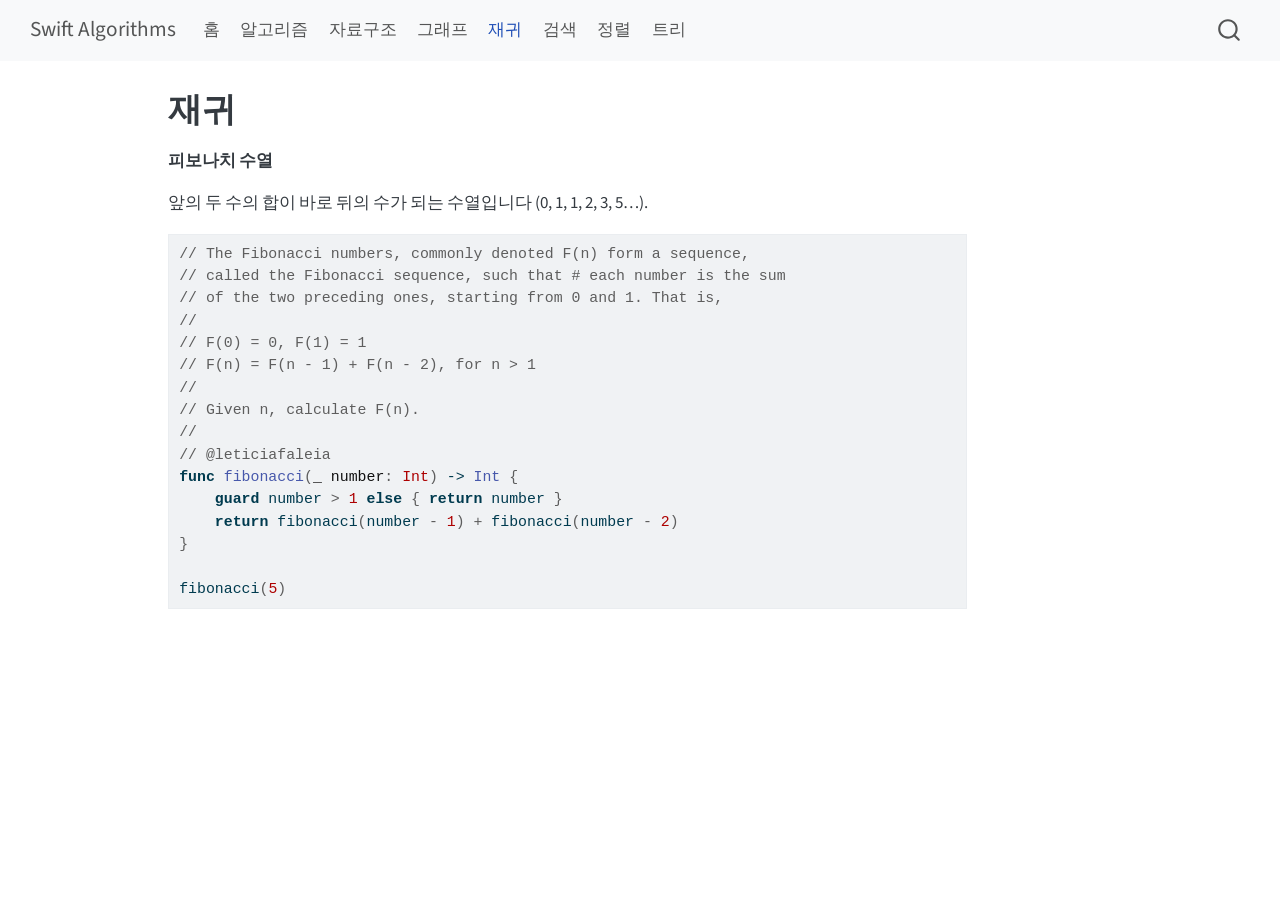
<file: recursion.html>
<!DOCTYPE html>
<html xmlns="http://www.w3.org/1999/xhtml" lang="en" xml:lang="en"><head>

<meta charset="utf-8">
<meta name="generator" content="quarto-1.8.27">

<meta name="viewport" content="width=device-width, initial-scale=1.0, user-scalable=yes">


<title>재귀 – Swift Algorithms</title>
<style>
code{white-space: pre-wrap;}
span.smallcaps{font-variant: small-caps;}
div.columns{display: flex; gap: min(4vw, 1.5em);}
div.column{flex: auto; overflow-x: auto;}
div.hanging-indent{margin-left: 1.5em; text-indent: -1.5em;}
ul.task-list{list-style: none;}
ul.task-list li input[type="checkbox"] {
  width: 0.8em;
  margin: 0 0.8em 0.2em -1em; /* quarto-specific, see https://github.com/quarto-dev/quarto-cli/issues/4556 */ 
  vertical-align: middle;
}
/* CSS for syntax highlighting */
html { -webkit-text-size-adjust: 100%; }
pre > code.sourceCode { white-space: pre; position: relative; }
pre > code.sourceCode > span { display: inline-block; line-height: 1.25; }
pre > code.sourceCode > span:empty { height: 1.2em; }
.sourceCode { overflow: visible; }
code.sourceCode > span { color: inherit; text-decoration: inherit; }
div.sourceCode { margin: 1em 0; }
pre.sourceCode { margin: 0; }
@media screen {
div.sourceCode { overflow: auto; }
}
@media print {
pre > code.sourceCode { white-space: pre-wrap; }
pre > code.sourceCode > span { text-indent: -5em; padding-left: 5em; }
}
pre.numberSource code
  { counter-reset: source-line 0; }
pre.numberSource code > span
  { position: relative; left: -4em; counter-increment: source-line; }
pre.numberSource code > span > a:first-child::before
  { content: counter(source-line);
    position: relative; left: -1em; text-align: right; vertical-align: baseline;
    border: none; display: inline-block;
    -webkit-touch-callout: none; -webkit-user-select: none;
    -khtml-user-select: none; -moz-user-select: none;
    -ms-user-select: none; user-select: none;
    padding: 0 4px; width: 4em;
  }
pre.numberSource { margin-left: 3em;  padding-left: 4px; }
div.sourceCode
  {   }
@media screen {
pre > code.sourceCode > span > a:first-child::before { text-decoration: underline; }
}
</style>


<script src="site_libs/quarto-nav/quarto-nav.js"></script>
<script src="site_libs/quarto-nav/headroom.min.js"></script>
<script src="site_libs/clipboard/clipboard.min.js"></script>
<script src="site_libs/quarto-search/autocomplete.umd.js"></script>
<script src="site_libs/quarto-search/fuse.min.js"></script>
<script src="site_libs/quarto-search/quarto-search.js"></script>
<meta name="quarto:offset" content="./">
<script src="site_libs/quarto-html/quarto.js" type="module"></script>
<script src="site_libs/quarto-html/tabsets/tabsets.js" type="module"></script>
<script src="site_libs/quarto-html/axe/axe-check.js" type="module"></script>
<script src="site_libs/quarto-html/popper.min.js"></script>
<script src="site_libs/quarto-html/tippy.umd.min.js"></script>
<script src="site_libs/quarto-html/anchor.min.js"></script>
<link href="site_libs/quarto-html/tippy.css" rel="stylesheet">
<link href="site_libs/quarto-html/quarto-syntax-highlighting-ed96de9b727972fe78a7b5d16c58bf87.css" rel="stylesheet" id="quarto-text-highlighting-styles">
<script src="site_libs/bootstrap/bootstrap.min.js"></script>
<link href="site_libs/bootstrap/bootstrap-icons.css" rel="stylesheet">
<link href="site_libs/bootstrap/bootstrap-c86b26b7d9d03d5c19ff44e4ebd200f1.min.css" rel="stylesheet" append-hash="true" id="quarto-bootstrap" data-mode="light">
<script id="quarto-search-options" type="application/json">{
  "location": "navbar",
  "copy-button": false,
  "collapse-after": 3,
  "panel-placement": "end",
  "type": "overlay",
  "limit": 50,
  "keyboard-shortcut": [
    "f",
    "/",
    "s"
  ],
  "show-item-context": false,
  "language": {
    "search-no-results-text": "No results",
    "search-matching-documents-text": "matching documents",
    "search-copy-link-title": "Copy link to search",
    "search-hide-matches-text": "Hide additional matches",
    "search-more-match-text": "more match in this document",
    "search-more-matches-text": "more matches in this document",
    "search-clear-button-title": "Clear",
    "search-text-placeholder": "",
    "search-detached-cancel-button-title": "Cancel",
    "search-submit-button-title": "Submit",
    "search-label": "Search"
  }
}</script>


<link rel="stylesheet" href="styles.css">
</head>

<body class="nav-fixed quarto-light">

<div id="quarto-search-results"></div>
  <header id="quarto-header" class="headroom fixed-top">
    <nav class="navbar navbar-expand-lg " data-bs-theme="dark">
      <div class="navbar-container container-fluid">
      <div class="navbar-brand-container mx-auto">
    <a class="navbar-brand" href="./index.html">
    <span class="navbar-title">Swift Algorithms</span>
    </a>
  </div>
            <div id="quarto-search" class="" title="Search"></div>
          <button class="navbar-toggler" type="button" data-bs-toggle="collapse" data-bs-target="#navbarCollapse" aria-controls="navbarCollapse" role="menu" aria-expanded="false" aria-label="Toggle navigation" onclick="if (window.quartoToggleHeadroom) { window.quartoToggleHeadroom(); }">
  <span class="navbar-toggler-icon"></span>
</button>
          <div class="collapse navbar-collapse" id="navbarCollapse">
            <ul class="navbar-nav navbar-nav-scroll me-auto">
  <li class="nav-item">
    <a class="nav-link" href="./index.html"> 
<span class="menu-text">홈</span></a>
  </li>  
  <li class="nav-item">
    <a class="nav-link" href="./algorithms.html"> 
<span class="menu-text">알고리즘</span></a>
  </li>  
  <li class="nav-item">
    <a class="nav-link" href="./data_structures.html"> 
<span class="menu-text">자료구조</span></a>
  </li>  
  <li class="nav-item">
    <a class="nav-link" href="./graph.html"> 
<span class="menu-text">그래프</span></a>
  </li>  
  <li class="nav-item">
    <a class="nav-link active" href="./recursion.html" aria-current="page"> 
<span class="menu-text">재귀</span></a>
  </li>  
  <li class="nav-item">
    <a class="nav-link" href="./search.html"> 
<span class="menu-text">검색</span></a>
  </li>  
  <li class="nav-item">
    <a class="nav-link" href="./sorts.html"> 
<span class="menu-text">정렬</span></a>
  </li>  
  <li class="nav-item">
    <a class="nav-link" href="./trees.html"> 
<span class="menu-text">트리</span></a>
  </li>  
</ul>
          </div> <!-- /navcollapse -->
            <div class="quarto-navbar-tools">
</div>
      </div> <!-- /container-fluid -->
    </nav>
</header>
<!-- content -->
<div id="quarto-content" class="quarto-container page-columns page-rows-contents page-layout-article page-navbar">
<!-- sidebar -->
<!-- margin-sidebar -->
    <div id="quarto-margin-sidebar" class="sidebar margin-sidebar zindex-bottom">
        
    </div>
<!-- main -->
<main class="content" id="quarto-document-content">

<header id="title-block-header" class="quarto-title-block default">
<div class="quarto-title">
<h1 class="title">재귀</h1>
</div>



<div class="quarto-title-meta">

    
  
    
  </div>
  


</header>


<p><strong>피보나치 수열</strong></p>
<p>앞의 두 수의 합이 바로 뒤의 수가 되는 수열입니다 (0, 1, 1, 2, 3, 5…).</p>
<div class="code-copy-outer-scaffold"><div class="sourceCode" id="cb1"><pre class="sourceCode swift code-with-copy"><code class="sourceCode swift"><span id="cb1-1"><a href="#cb1-1" aria-hidden="true" tabindex="-1"></a><span class="co">// The Fibonacci numbers, commonly denoted F(n) form a sequence,</span></span>
<span id="cb1-2"><a href="#cb1-2" aria-hidden="true" tabindex="-1"></a><span class="co">// called the Fibonacci sequence, such that # each number is the sum</span></span>
<span id="cb1-3"><a href="#cb1-3" aria-hidden="true" tabindex="-1"></a><span class="co">// of the two preceding ones, starting from 0 and 1. That is,</span></span>
<span id="cb1-4"><a href="#cb1-4" aria-hidden="true" tabindex="-1"></a><span class="co">//</span></span>
<span id="cb1-5"><a href="#cb1-5" aria-hidden="true" tabindex="-1"></a><span class="co">// F(0) = 0, F(1) = 1</span></span>
<span id="cb1-6"><a href="#cb1-6" aria-hidden="true" tabindex="-1"></a><span class="co">// F(n) = F(n - 1) + F(n - 2), for n &gt; 1</span></span>
<span id="cb1-7"><a href="#cb1-7" aria-hidden="true" tabindex="-1"></a><span class="co">//</span></span>
<span id="cb1-8"><a href="#cb1-8" aria-hidden="true" tabindex="-1"></a><span class="co">// Given n, calculate F(n).</span></span>
<span id="cb1-9"><a href="#cb1-9" aria-hidden="true" tabindex="-1"></a><span class="co">//</span></span>
<span id="cb1-10"><a href="#cb1-10" aria-hidden="true" tabindex="-1"></a><span class="co">// @leticiafaleia</span></span>
<span id="cb1-11"><a href="#cb1-11" aria-hidden="true" tabindex="-1"></a><span class="kw">func</span> <span class="fu">fibonacci</span><span class="op">(</span><span class="va">_</span> <span class="va">number</span><span class="op">:</span> <span class="dt">Int</span><span class="op">)</span> -&gt; <span class="fu">Int</span> <span class="op">{</span></span>
<span id="cb1-12"><a href="#cb1-12" aria-hidden="true" tabindex="-1"></a>    <span class="cf">guard</span> number <span class="op">&gt;</span> <span class="dv">1</span> <span class="cf">else</span> <span class="op">{</span> <span class="kw">return</span> number <span class="op">}</span></span>
<span id="cb1-13"><a href="#cb1-13" aria-hidden="true" tabindex="-1"></a>    <span class="kw">return</span> fibonacci<span class="op">(</span>number <span class="op">-</span> <span class="dv">1</span><span class="op">)</span> <span class="op">+</span> fibonacci<span class="op">(</span>number <span class="op">-</span> <span class="dv">2</span><span class="op">)</span></span>
<span id="cb1-14"><a href="#cb1-14" aria-hidden="true" tabindex="-1"></a><span class="op">}</span></span>
<span id="cb1-15"><a href="#cb1-15" aria-hidden="true" tabindex="-1"></a></span>
<span id="cb1-16"><a href="#cb1-16" aria-hidden="true" tabindex="-1"></a>fibonacci<span class="op">(</span><span class="dv">5</span><span class="op">)</span></span></code></pre></div><button title="Copy to Clipboard" class="code-copy-button"><i class="bi"></i></button></div>



</main> <!-- /main -->
<script id="quarto-html-after-body" type="application/javascript">
  window.document.addEventListener("DOMContentLoaded", function (event) {
    const icon = "";
    const anchorJS = new window.AnchorJS();
    anchorJS.options = {
      placement: 'right',
      icon: icon
    };
    anchorJS.add('.anchored');
    const isCodeAnnotation = (el) => {
      for (const clz of el.classList) {
        if (clz.startsWith('code-annotation-')) {                     
          return true;
        }
      }
      return false;
    }
    const onCopySuccess = function(e) {
      // button target
      const button = e.trigger;
      // don't keep focus
      button.blur();
      // flash "checked"
      button.classList.add('code-copy-button-checked');
      var currentTitle = button.getAttribute("title");
      button.setAttribute("title", "Copied!");
      let tooltip;
      if (window.bootstrap) {
        button.setAttribute("data-bs-toggle", "tooltip");
        button.setAttribute("data-bs-placement", "left");
        button.setAttribute("data-bs-title", "Copied!");
        tooltip = new bootstrap.Tooltip(button, 
          { trigger: "manual", 
            customClass: "code-copy-button-tooltip",
            offset: [0, -8]});
        tooltip.show();    
      }
      setTimeout(function() {
        if (tooltip) {
          tooltip.hide();
          button.removeAttribute("data-bs-title");
          button.removeAttribute("data-bs-toggle");
          button.removeAttribute("data-bs-placement");
        }
        button.setAttribute("title", currentTitle);
        button.classList.remove('code-copy-button-checked');
      }, 1000);
      // clear code selection
      e.clearSelection();
    }
    const getTextToCopy = function(trigger) {
      const outerScaffold = trigger.parentElement.cloneNode(true);
      const codeEl = outerScaffold.querySelector('code');
      for (const childEl of codeEl.children) {
        if (isCodeAnnotation(childEl)) {
          childEl.remove();
        }
      }
      return codeEl.innerText;
    }
    const clipboard = new window.ClipboardJS('.code-copy-button:not([data-in-quarto-modal])', {
      text: getTextToCopy
    });
    clipboard.on('success', onCopySuccess);
    if (window.document.getElementById('quarto-embedded-source-code-modal')) {
      const clipboardModal = new window.ClipboardJS('.code-copy-button[data-in-quarto-modal]', {
        text: getTextToCopy,
        container: window.document.getElementById('quarto-embedded-source-code-modal')
      });
      clipboardModal.on('success', onCopySuccess);
    }
      var localhostRegex = new RegExp(/^(?:http|https):\/\/localhost\:?[0-9]*\//);
      var mailtoRegex = new RegExp(/^mailto:/);
        var filterRegex = new RegExp('/' + window.location.host + '/');
      var isInternal = (href) => {
          return filterRegex.test(href) || localhostRegex.test(href) || mailtoRegex.test(href);
      }
      // Inspect non-navigation links and adorn them if external
     var links = window.document.querySelectorAll('a[href]:not(.nav-link):not(.navbar-brand):not(.toc-action):not(.sidebar-link):not(.sidebar-item-toggle):not(.pagination-link):not(.no-external):not([aria-hidden]):not(.dropdown-item):not(.quarto-navigation-tool):not(.about-link)');
      for (var i=0; i<links.length; i++) {
        const link = links[i];
        if (!isInternal(link.href)) {
          // undo the damage that might have been done by quarto-nav.js in the case of
          // links that we want to consider external
          if (link.dataset.originalHref !== undefined) {
            link.href = link.dataset.originalHref;
          }
        }
      }
    function tippyHover(el, contentFn, onTriggerFn, onUntriggerFn) {
      const config = {
        allowHTML: true,
        maxWidth: 500,
        delay: 100,
        arrow: false,
        appendTo: function(el) {
            return el.parentElement;
        },
        interactive: true,
        interactiveBorder: 10,
        theme: 'quarto',
        placement: 'bottom-start',
      };
      if (contentFn) {
        config.content = contentFn;
      }
      if (onTriggerFn) {
        config.onTrigger = onTriggerFn;
      }
      if (onUntriggerFn) {
        config.onUntrigger = onUntriggerFn;
      }
      window.tippy(el, config); 
    }
    const noterefs = window.document.querySelectorAll('a[role="doc-noteref"]');
    for (var i=0; i<noterefs.length; i++) {
      const ref = noterefs[i];
      tippyHover(ref, function() {
        // use id or data attribute instead here
        let href = ref.getAttribute('data-footnote-href') || ref.getAttribute('href');
        try { href = new URL(href).hash; } catch {}
        const id = href.replace(/^#\/?/, "");
        const note = window.document.getElementById(id);
        if (note) {
          return note.innerHTML;
        } else {
          return "";
        }
      });
    }
    const xrefs = window.document.querySelectorAll('a.quarto-xref');
    const processXRef = (id, note) => {
      // Strip column container classes
      const stripColumnClz = (el) => {
        el.classList.remove("page-full", "page-columns");
        if (el.children) {
          for (const child of el.children) {
            stripColumnClz(child);
          }
        }
      }
      stripColumnClz(note)
      if (id === null || id.startsWith('sec-')) {
        // Special case sections, only their first couple elements
        const container = document.createElement("div");
        if (note.children && note.children.length > 2) {
          container.appendChild(note.children[0].cloneNode(true));
          for (let i = 1; i < note.children.length; i++) {
            const child = note.children[i];
            if (child.tagName === "P" && child.innerText === "") {
              continue;
            } else {
              container.appendChild(child.cloneNode(true));
              break;
            }
          }
          if (window.Quarto?.typesetMath) {
            window.Quarto.typesetMath(container);
          }
          return container.innerHTML
        } else {
          if (window.Quarto?.typesetMath) {
            window.Quarto.typesetMath(note);
          }
          return note.innerHTML;
        }
      } else {
        // Remove any anchor links if they are present
        const anchorLink = note.querySelector('a.anchorjs-link');
        if (anchorLink) {
          anchorLink.remove();
        }
        if (window.Quarto?.typesetMath) {
          window.Quarto.typesetMath(note);
        }
        if (note.classList.contains("callout")) {
          return note.outerHTML;
        } else {
          return note.innerHTML;
        }
      }
    }
    for (var i=0; i<xrefs.length; i++) {
      const xref = xrefs[i];
      tippyHover(xref, undefined, function(instance) {
        instance.disable();
        let url = xref.getAttribute('href');
        let hash = undefined; 
        if (url.startsWith('#')) {
          hash = url;
        } else {
          try { hash = new URL(url).hash; } catch {}
        }
        if (hash) {
          const id = hash.replace(/^#\/?/, "");
          const note = window.document.getElementById(id);
          if (note !== null) {
            try {
              const html = processXRef(id, note.cloneNode(true));
              instance.setContent(html);
            } finally {
              instance.enable();
              instance.show();
            }
          } else {
            // See if we can fetch this
            fetch(url.split('#')[0])
            .then(res => res.text())
            .then(html => {
              const parser = new DOMParser();
              const htmlDoc = parser.parseFromString(html, "text/html");
              const note = htmlDoc.getElementById(id);
              if (note !== null) {
                const html = processXRef(id, note);
                instance.setContent(html);
              } 
            }).finally(() => {
              instance.enable();
              instance.show();
            });
          }
        } else {
          // See if we can fetch a full url (with no hash to target)
          // This is a special case and we should probably do some content thinning / targeting
          fetch(url)
          .then(res => res.text())
          .then(html => {
            const parser = new DOMParser();
            const htmlDoc = parser.parseFromString(html, "text/html");
            const note = htmlDoc.querySelector('main.content');
            if (note !== null) {
              // This should only happen for chapter cross references
              // (since there is no id in the URL)
              // remove the first header
              if (note.children.length > 0 && note.children[0].tagName === "HEADER") {
                note.children[0].remove();
              }
              const html = processXRef(null, note);
              instance.setContent(html);
            } 
          }).finally(() => {
            instance.enable();
            instance.show();
          });
        }
      }, function(instance) {
      });
    }
        let selectedAnnoteEl;
        const selectorForAnnotation = ( cell, annotation) => {
          let cellAttr = 'data-code-cell="' + cell + '"';
          let lineAttr = 'data-code-annotation="' +  annotation + '"';
          const selector = 'span[' + cellAttr + '][' + lineAttr + ']';
          return selector;
        }
        const selectCodeLines = (annoteEl) => {
          const doc = window.document;
          const targetCell = annoteEl.getAttribute("data-target-cell");
          const targetAnnotation = annoteEl.getAttribute("data-target-annotation");
          const annoteSpan = window.document.querySelector(selectorForAnnotation(targetCell, targetAnnotation));
          const lines = annoteSpan.getAttribute("data-code-lines").split(",");
          const lineIds = lines.map((line) => {
            return targetCell + "-" + line;
          })
          let top = null;
          let height = null;
          let parent = null;
          if (lineIds.length > 0) {
              //compute the position of the single el (top and bottom and make a div)
              const el = window.document.getElementById(lineIds[0]);
              top = el.offsetTop;
              height = el.offsetHeight;
              parent = el.parentElement.parentElement;
            if (lineIds.length > 1) {
              const lastEl = window.document.getElementById(lineIds[lineIds.length - 1]);
              const bottom = lastEl.offsetTop + lastEl.offsetHeight;
              height = bottom - top;
            }
            if (top !== null && height !== null && parent !== null) {
              // cook up a div (if necessary) and position it 
              let div = window.document.getElementById("code-annotation-line-highlight");
              if (div === null) {
                div = window.document.createElement("div");
                div.setAttribute("id", "code-annotation-line-highlight");
                div.style.position = 'absolute';
                parent.appendChild(div);
              }
              div.style.top = top - 2 + "px";
              div.style.height = height + 4 + "px";
              div.style.left = 0;
              let gutterDiv = window.document.getElementById("code-annotation-line-highlight-gutter");
              if (gutterDiv === null) {
                gutterDiv = window.document.createElement("div");
                gutterDiv.setAttribute("id", "code-annotation-line-highlight-gutter");
                gutterDiv.style.position = 'absolute';
                const codeCell = window.document.getElementById(targetCell);
                const gutter = codeCell.querySelector('.code-annotation-gutter');
                gutter.appendChild(gutterDiv);
              }
              gutterDiv.style.top = top - 2 + "px";
              gutterDiv.style.height = height + 4 + "px";
            }
            selectedAnnoteEl = annoteEl;
          }
        };
        const unselectCodeLines = () => {
          const elementsIds = ["code-annotation-line-highlight", "code-annotation-line-highlight-gutter"];
          elementsIds.forEach((elId) => {
            const div = window.document.getElementById(elId);
            if (div) {
              div.remove();
            }
          });
          selectedAnnoteEl = undefined;
        };
          // Handle positioning of the toggle
      window.addEventListener(
        "resize",
        throttle(() => {
          elRect = undefined;
          if (selectedAnnoteEl) {
            selectCodeLines(selectedAnnoteEl);
          }
        }, 10)
      );
      function throttle(fn, ms) {
      let throttle = false;
      let timer;
        return (...args) => {
          if(!throttle) { // first call gets through
              fn.apply(this, args);
              throttle = true;
          } else { // all the others get throttled
              if(timer) clearTimeout(timer); // cancel #2
              timer = setTimeout(() => {
                fn.apply(this, args);
                timer = throttle = false;
              }, ms);
          }
        };
      }
        // Attach click handler to the DT
        const annoteDls = window.document.querySelectorAll('dt[data-target-cell]');
        for (const annoteDlNode of annoteDls) {
          annoteDlNode.addEventListener('click', (event) => {
            const clickedEl = event.target;
            if (clickedEl !== selectedAnnoteEl) {
              unselectCodeLines();
              const activeEl = window.document.querySelector('dt[data-target-cell].code-annotation-active');
              if (activeEl) {
                activeEl.classList.remove('code-annotation-active');
              }
              selectCodeLines(clickedEl);
              clickedEl.classList.add('code-annotation-active');
            } else {
              // Unselect the line
              unselectCodeLines();
              clickedEl.classList.remove('code-annotation-active');
            }
          });
        }
    const findCites = (el) => {
      const parentEl = el.parentElement;
      if (parentEl) {
        const cites = parentEl.dataset.cites;
        if (cites) {
          return {
            el,
            cites: cites.split(' ')
          };
        } else {
          return findCites(el.parentElement)
        }
      } else {
        return undefined;
      }
    };
    var bibliorefs = window.document.querySelectorAll('a[role="doc-biblioref"]');
    for (var i=0; i<bibliorefs.length; i++) {
      const ref = bibliorefs[i];
      const citeInfo = findCites(ref);
      if (citeInfo) {
        tippyHover(citeInfo.el, function() {
          var popup = window.document.createElement('div');
          citeInfo.cites.forEach(function(cite) {
            var citeDiv = window.document.createElement('div');
            citeDiv.classList.add('hanging-indent');
            citeDiv.classList.add('csl-entry');
            var biblioDiv = window.document.getElementById('ref-' + cite);
            if (biblioDiv) {
              citeDiv.innerHTML = biblioDiv.innerHTML;
            }
            popup.appendChild(citeDiv);
          });
          return popup.innerHTML;
        });
      }
    }
  });
  </script>
</div> <!-- /content -->




</body></html>
</file>
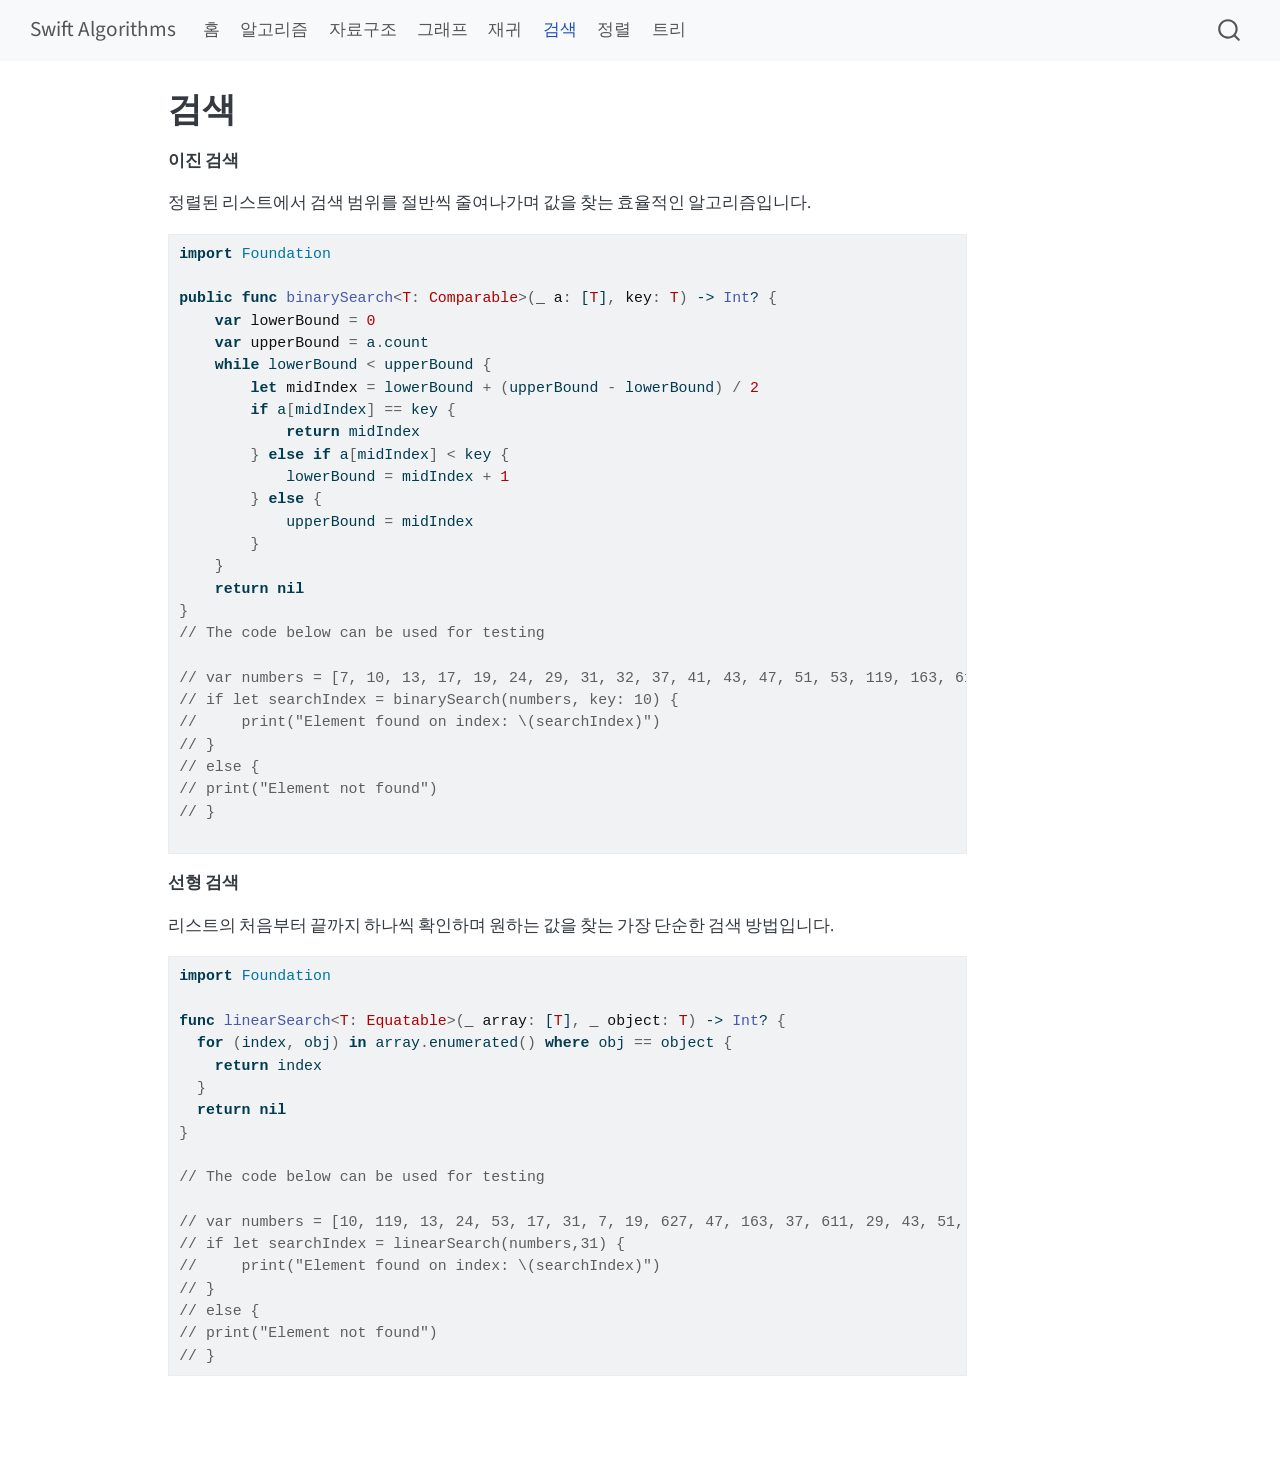
<file: search.html>
<!DOCTYPE html>
<html xmlns="http://www.w3.org/1999/xhtml" lang="en" xml:lang="en"><head>

<meta charset="utf-8">
<meta name="generator" content="quarto-1.8.27">

<meta name="viewport" content="width=device-width, initial-scale=1.0, user-scalable=yes">


<title>검색 – Swift Algorithms</title>
<style>
code{white-space: pre-wrap;}
span.smallcaps{font-variant: small-caps;}
div.columns{display: flex; gap: min(4vw, 1.5em);}
div.column{flex: auto; overflow-x: auto;}
div.hanging-indent{margin-left: 1.5em; text-indent: -1.5em;}
ul.task-list{list-style: none;}
ul.task-list li input[type="checkbox"] {
  width: 0.8em;
  margin: 0 0.8em 0.2em -1em; /* quarto-specific, see https://github.com/quarto-dev/quarto-cli/issues/4556 */ 
  vertical-align: middle;
}
/* CSS for syntax highlighting */
html { -webkit-text-size-adjust: 100%; }
pre > code.sourceCode { white-space: pre; position: relative; }
pre > code.sourceCode > span { display: inline-block; line-height: 1.25; }
pre > code.sourceCode > span:empty { height: 1.2em; }
.sourceCode { overflow: visible; }
code.sourceCode > span { color: inherit; text-decoration: inherit; }
div.sourceCode { margin: 1em 0; }
pre.sourceCode { margin: 0; }
@media screen {
div.sourceCode { overflow: auto; }
}
@media print {
pre > code.sourceCode { white-space: pre-wrap; }
pre > code.sourceCode > span { text-indent: -5em; padding-left: 5em; }
}
pre.numberSource code
  { counter-reset: source-line 0; }
pre.numberSource code > span
  { position: relative; left: -4em; counter-increment: source-line; }
pre.numberSource code > span > a:first-child::before
  { content: counter(source-line);
    position: relative; left: -1em; text-align: right; vertical-align: baseline;
    border: none; display: inline-block;
    -webkit-touch-callout: none; -webkit-user-select: none;
    -khtml-user-select: none; -moz-user-select: none;
    -ms-user-select: none; user-select: none;
    padding: 0 4px; width: 4em;
  }
pre.numberSource { margin-left: 3em;  padding-left: 4px; }
div.sourceCode
  {   }
@media screen {
pre > code.sourceCode > span > a:first-child::before { text-decoration: underline; }
}
</style>


<script src="site_libs/quarto-nav/quarto-nav.js"></script>
<script src="site_libs/quarto-nav/headroom.min.js"></script>
<script src="site_libs/clipboard/clipboard.min.js"></script>
<script src="site_libs/quarto-search/autocomplete.umd.js"></script>
<script src="site_libs/quarto-search/fuse.min.js"></script>
<script src="site_libs/quarto-search/quarto-search.js"></script>
<meta name="quarto:offset" content="./">
<script src="site_libs/quarto-html/quarto.js" type="module"></script>
<script src="site_libs/quarto-html/tabsets/tabsets.js" type="module"></script>
<script src="site_libs/quarto-html/axe/axe-check.js" type="module"></script>
<script src="site_libs/quarto-html/popper.min.js"></script>
<script src="site_libs/quarto-html/tippy.umd.min.js"></script>
<script src="site_libs/quarto-html/anchor.min.js"></script>
<link href="site_libs/quarto-html/tippy.css" rel="stylesheet">
<link href="site_libs/quarto-html/quarto-syntax-highlighting-ed96de9b727972fe78a7b5d16c58bf87.css" rel="stylesheet" id="quarto-text-highlighting-styles">
<script src="site_libs/bootstrap/bootstrap.min.js"></script>
<link href="site_libs/bootstrap/bootstrap-icons.css" rel="stylesheet">
<link href="site_libs/bootstrap/bootstrap-c86b26b7d9d03d5c19ff44e4ebd200f1.min.css" rel="stylesheet" append-hash="true" id="quarto-bootstrap" data-mode="light">
<script id="quarto-search-options" type="application/json">{
  "location": "navbar",
  "copy-button": false,
  "collapse-after": 3,
  "panel-placement": "end",
  "type": "overlay",
  "limit": 50,
  "keyboard-shortcut": [
    "f",
    "/",
    "s"
  ],
  "show-item-context": false,
  "language": {
    "search-no-results-text": "No results",
    "search-matching-documents-text": "matching documents",
    "search-copy-link-title": "Copy link to search",
    "search-hide-matches-text": "Hide additional matches",
    "search-more-match-text": "more match in this document",
    "search-more-matches-text": "more matches in this document",
    "search-clear-button-title": "Clear",
    "search-text-placeholder": "",
    "search-detached-cancel-button-title": "Cancel",
    "search-submit-button-title": "Submit",
    "search-label": "Search"
  }
}</script>


<link rel="stylesheet" href="styles.css">
</head>

<body class="nav-fixed quarto-light">

<div id="quarto-search-results"></div>
  <header id="quarto-header" class="headroom fixed-top">
    <nav class="navbar navbar-expand-lg " data-bs-theme="dark">
      <div class="navbar-container container-fluid">
      <div class="navbar-brand-container mx-auto">
    <a class="navbar-brand" href="./index.html">
    <span class="navbar-title">Swift Algorithms</span>
    </a>
  </div>
            <div id="quarto-search" class="" title="Search"></div>
          <button class="navbar-toggler" type="button" data-bs-toggle="collapse" data-bs-target="#navbarCollapse" aria-controls="navbarCollapse" role="menu" aria-expanded="false" aria-label="Toggle navigation" onclick="if (window.quartoToggleHeadroom) { window.quartoToggleHeadroom(); }">
  <span class="navbar-toggler-icon"></span>
</button>
          <div class="collapse navbar-collapse" id="navbarCollapse">
            <ul class="navbar-nav navbar-nav-scroll me-auto">
  <li class="nav-item">
    <a class="nav-link" href="./index.html"> 
<span class="menu-text">홈</span></a>
  </li>  
  <li class="nav-item">
    <a class="nav-link" href="./algorithms.html"> 
<span class="menu-text">알고리즘</span></a>
  </li>  
  <li class="nav-item">
    <a class="nav-link" href="./data_structures.html"> 
<span class="menu-text">자료구조</span></a>
  </li>  
  <li class="nav-item">
    <a class="nav-link" href="./graph.html"> 
<span class="menu-text">그래프</span></a>
  </li>  
  <li class="nav-item">
    <a class="nav-link" href="./recursion.html"> 
<span class="menu-text">재귀</span></a>
  </li>  
  <li class="nav-item">
    <a class="nav-link active" href="./search.html" aria-current="page"> 
<span class="menu-text">검색</span></a>
  </li>  
  <li class="nav-item">
    <a class="nav-link" href="./sorts.html"> 
<span class="menu-text">정렬</span></a>
  </li>  
  <li class="nav-item">
    <a class="nav-link" href="./trees.html"> 
<span class="menu-text">트리</span></a>
  </li>  
</ul>
          </div> <!-- /navcollapse -->
            <div class="quarto-navbar-tools">
</div>
      </div> <!-- /container-fluid -->
    </nav>
</header>
<!-- content -->
<div id="quarto-content" class="quarto-container page-columns page-rows-contents page-layout-article page-navbar">
<!-- sidebar -->
<!-- margin-sidebar -->
    <div id="quarto-margin-sidebar" class="sidebar margin-sidebar zindex-bottom">
        
    </div>
<!-- main -->
<main class="content" id="quarto-document-content">

<header id="title-block-header" class="quarto-title-block default">
<div class="quarto-title">
<h1 class="title">검색</h1>
</div>



<div class="quarto-title-meta">

    
  
    
  </div>
  


</header>


<p><strong>이진 검색</strong></p>
<p>정렬된 리스트에서 검색 범위를 절반씩 줄여나가며 값을 찾는 효율적인 알고리즘입니다.</p>
<div class="code-copy-outer-scaffold"><div class="sourceCode" id="cb1"><pre class="sourceCode swift code-with-copy"><code class="sourceCode swift"><span id="cb1-1"><a href="#cb1-1" aria-hidden="true" tabindex="-1"></a><span class="kw">import</span> <span class="im">Foundation</span></span>
<span id="cb1-2"><a href="#cb1-2" aria-hidden="true" tabindex="-1"></a></span>
<span id="cb1-3"><a href="#cb1-3" aria-hidden="true" tabindex="-1"></a><span class="kw">public</span> <span class="kw">func</span> <span class="fu">binarySearch</span><span class="op">&lt;</span><span class="dt">T</span><span class="op">:</span> <span class="dt">Comparable</span><span class="op">&gt;(</span><span class="va">_</span> <span class="va">a</span><span class="op">:</span> [<span class="dt">T</span>]<span class="op">,</span> <span class="va">key</span><span class="op">:</span> <span class="dt">T</span><span class="op">)</span> -&gt; <span class="fu">Int</span>? <span class="op">{</span></span>
<span id="cb1-4"><a href="#cb1-4" aria-hidden="true" tabindex="-1"></a>    <span class="kw">var</span> <span class="va">lowerBound</span> <span class="op">=</span> <span class="dv">0</span></span>
<span id="cb1-5"><a href="#cb1-5" aria-hidden="true" tabindex="-1"></a>    <span class="kw">var</span> <span class="va">upperBound</span> <span class="op">=</span> a<span class="op">.</span>count</span>
<span id="cb1-6"><a href="#cb1-6" aria-hidden="true" tabindex="-1"></a>    <span class="cf">while</span> lowerBound <span class="op">&lt;</span> upperBound <span class="op">{</span></span>
<span id="cb1-7"><a href="#cb1-7" aria-hidden="true" tabindex="-1"></a>        <span class="kw">let</span> <span class="va">midIndex</span> <span class="op">=</span> lowerBound <span class="op">+</span> <span class="op">(</span>upperBound <span class="op">-</span> lowerBound<span class="op">)</span> <span class="op">/</span> <span class="dv">2</span></span>
<span id="cb1-8"><a href="#cb1-8" aria-hidden="true" tabindex="-1"></a>        <span class="cf">if</span> a<span class="op">[</span>midIndex<span class="op">]</span> <span class="op">==</span> key <span class="op">{</span></span>
<span id="cb1-9"><a href="#cb1-9" aria-hidden="true" tabindex="-1"></a>            <span class="kw">return</span> midIndex</span>
<span id="cb1-10"><a href="#cb1-10" aria-hidden="true" tabindex="-1"></a>        <span class="op">}</span> <span class="cf">else</span> <span class="cf">if</span> a<span class="op">[</span>midIndex<span class="op">]</span> <span class="op">&lt;</span> key <span class="op">{</span></span>
<span id="cb1-11"><a href="#cb1-11" aria-hidden="true" tabindex="-1"></a>            lowerBound <span class="op">=</span> midIndex <span class="op">+</span> <span class="dv">1</span></span>
<span id="cb1-12"><a href="#cb1-12" aria-hidden="true" tabindex="-1"></a>        <span class="op">}</span> <span class="cf">else</span> <span class="op">{</span></span>
<span id="cb1-13"><a href="#cb1-13" aria-hidden="true" tabindex="-1"></a>            upperBound <span class="op">=</span> midIndex</span>
<span id="cb1-14"><a href="#cb1-14" aria-hidden="true" tabindex="-1"></a>        <span class="op">}</span></span>
<span id="cb1-15"><a href="#cb1-15" aria-hidden="true" tabindex="-1"></a>    <span class="op">}</span></span>
<span id="cb1-16"><a href="#cb1-16" aria-hidden="true" tabindex="-1"></a>    <span class="kw">return</span> <span class="kw">nil</span></span>
<span id="cb1-17"><a href="#cb1-17" aria-hidden="true" tabindex="-1"></a><span class="op">}</span></span>
<span id="cb1-18"><a href="#cb1-18" aria-hidden="true" tabindex="-1"></a><span class="co">// The code below can be used for testing</span></span>
<span id="cb1-19"><a href="#cb1-19" aria-hidden="true" tabindex="-1"></a></span>
<span id="cb1-20"><a href="#cb1-20" aria-hidden="true" tabindex="-1"></a><span class="co">// var numbers = [7, 10, 13, 17, 19, 24, 29, 31, 32, 37, 41, 43, 47, 51, 53, 119, 163, 611, 627]</span></span>
<span id="cb1-21"><a href="#cb1-21" aria-hidden="true" tabindex="-1"></a><span class="co">// if let searchIndex = binarySearch(numbers, key: 10) {</span></span>
<span id="cb1-22"><a href="#cb1-22" aria-hidden="true" tabindex="-1"></a><span class="co">//     print("Element found on index: \(searchIndex)")</span></span>
<span id="cb1-23"><a href="#cb1-23" aria-hidden="true" tabindex="-1"></a><span class="co">// }</span></span>
<span id="cb1-24"><a href="#cb1-24" aria-hidden="true" tabindex="-1"></a><span class="co">// else {</span></span>
<span id="cb1-25"><a href="#cb1-25" aria-hidden="true" tabindex="-1"></a><span class="co">// print("Element not found")</span></span>
<span id="cb1-26"><a href="#cb1-26" aria-hidden="true" tabindex="-1"></a><span class="co">// }</span></span>
<span id="cb1-27"><a href="#cb1-27" aria-hidden="true" tabindex="-1"></a></span></code></pre></div><button title="Copy to Clipboard" class="code-copy-button"><i class="bi"></i></button></div>
<p><strong>선형 검색</strong></p>
<p>리스트의 처음부터 끝까지 하나씩 확인하며 원하는 값을 찾는 가장 단순한 검색 방법입니다.</p>
<div class="code-copy-outer-scaffold"><div class="sourceCode" id="cb2"><pre class="sourceCode swift code-with-copy"><code class="sourceCode swift"><span id="cb2-1"><a href="#cb2-1" aria-hidden="true" tabindex="-1"></a><span class="kw">import</span> <span class="im">Foundation</span></span>
<span id="cb2-2"><a href="#cb2-2" aria-hidden="true" tabindex="-1"></a></span>
<span id="cb2-3"><a href="#cb2-3" aria-hidden="true" tabindex="-1"></a><span class="kw">func</span> <span class="fu">linearSearch</span><span class="op">&lt;</span><span class="dt">T</span><span class="op">:</span> <span class="dt">Equatable</span><span class="op">&gt;(</span><span class="va">_</span> <span class="va">array</span><span class="op">:</span> [<span class="dt">T</span>]<span class="op">,</span> <span class="va">_</span> <span class="va">object</span><span class="op">:</span> <span class="dt">T</span><span class="op">)</span> -&gt; <span class="fu">Int</span>? <span class="op">{</span></span>
<span id="cb2-4"><a href="#cb2-4" aria-hidden="true" tabindex="-1"></a>  <span class="cf">for</span> <span class="op">(</span>index<span class="op">,</span> obj<span class="op">)</span> <span class="cf">in</span> array<span class="op">.</span>enumerated<span class="op">()</span> <span class="kw">where</span> obj <span class="op">==</span> object <span class="op">{</span></span>
<span id="cb2-5"><a href="#cb2-5" aria-hidden="true" tabindex="-1"></a>    <span class="kw">return</span> index</span>
<span id="cb2-6"><a href="#cb2-6" aria-hidden="true" tabindex="-1"></a>  <span class="op">}</span></span>
<span id="cb2-7"><a href="#cb2-7" aria-hidden="true" tabindex="-1"></a>  <span class="kw">return</span> <span class="kw">nil</span></span>
<span id="cb2-8"><a href="#cb2-8" aria-hidden="true" tabindex="-1"></a><span class="op">}</span></span>
<span id="cb2-9"><a href="#cb2-9" aria-hidden="true" tabindex="-1"></a></span>
<span id="cb2-10"><a href="#cb2-10" aria-hidden="true" tabindex="-1"></a><span class="co">// The code below can be used for testing</span></span>
<span id="cb2-11"><a href="#cb2-11" aria-hidden="true" tabindex="-1"></a></span>
<span id="cb2-12"><a href="#cb2-12" aria-hidden="true" tabindex="-1"></a><span class="co">// var numbers = [10, 119, 13, 24, 53, 17, 31, 7, 19, 627, 47, 163, 37, 611, 29, 43, 51, 41, 32]</span></span>
<span id="cb2-13"><a href="#cb2-13" aria-hidden="true" tabindex="-1"></a><span class="co">// if let searchIndex = linearSearch(numbers,31) {</span></span>
<span id="cb2-14"><a href="#cb2-14" aria-hidden="true" tabindex="-1"></a><span class="co">//     print("Element found on index: \(searchIndex)")</span></span>
<span id="cb2-15"><a href="#cb2-15" aria-hidden="true" tabindex="-1"></a><span class="co">// }</span></span>
<span id="cb2-16"><a href="#cb2-16" aria-hidden="true" tabindex="-1"></a><span class="co">// else {</span></span>
<span id="cb2-17"><a href="#cb2-17" aria-hidden="true" tabindex="-1"></a><span class="co">// print("Element not found")</span></span>
<span id="cb2-18"><a href="#cb2-18" aria-hidden="true" tabindex="-1"></a><span class="co">// }</span></span></code></pre></div><button title="Copy to Clipboard" class="code-copy-button"><i class="bi"></i></button></div>



</main> <!-- /main -->
<script id="quarto-html-after-body" type="application/javascript">
  window.document.addEventListener("DOMContentLoaded", function (event) {
    const icon = "";
    const anchorJS = new window.AnchorJS();
    anchorJS.options = {
      placement: 'right',
      icon: icon
    };
    anchorJS.add('.anchored');
    const isCodeAnnotation = (el) => {
      for (const clz of el.classList) {
        if (clz.startsWith('code-annotation-')) {                     
          return true;
        }
      }
      return false;
    }
    const onCopySuccess = function(e) {
      // button target
      const button = e.trigger;
      // don't keep focus
      button.blur();
      // flash "checked"
      button.classList.add('code-copy-button-checked');
      var currentTitle = button.getAttribute("title");
      button.setAttribute("title", "Copied!");
      let tooltip;
      if (window.bootstrap) {
        button.setAttribute("data-bs-toggle", "tooltip");
        button.setAttribute("data-bs-placement", "left");
        button.setAttribute("data-bs-title", "Copied!");
        tooltip = new bootstrap.Tooltip(button, 
          { trigger: "manual", 
            customClass: "code-copy-button-tooltip",
            offset: [0, -8]});
        tooltip.show();    
      }
      setTimeout(function() {
        if (tooltip) {
          tooltip.hide();
          button.removeAttribute("data-bs-title");
          button.removeAttribute("data-bs-toggle");
          button.removeAttribute("data-bs-placement");
        }
        button.setAttribute("title", currentTitle);
        button.classList.remove('code-copy-button-checked');
      }, 1000);
      // clear code selection
      e.clearSelection();
    }
    const getTextToCopy = function(trigger) {
      const outerScaffold = trigger.parentElement.cloneNode(true);
      const codeEl = outerScaffold.querySelector('code');
      for (const childEl of codeEl.children) {
        if (isCodeAnnotation(childEl)) {
          childEl.remove();
        }
      }
      return codeEl.innerText;
    }
    const clipboard = new window.ClipboardJS('.code-copy-button:not([data-in-quarto-modal])', {
      text: getTextToCopy
    });
    clipboard.on('success', onCopySuccess);
    if (window.document.getElementById('quarto-embedded-source-code-modal')) {
      const clipboardModal = new window.ClipboardJS('.code-copy-button[data-in-quarto-modal]', {
        text: getTextToCopy,
        container: window.document.getElementById('quarto-embedded-source-code-modal')
      });
      clipboardModal.on('success', onCopySuccess);
    }
      var localhostRegex = new RegExp(/^(?:http|https):\/\/localhost\:?[0-9]*\//);
      var mailtoRegex = new RegExp(/^mailto:/);
        var filterRegex = new RegExp('/' + window.location.host + '/');
      var isInternal = (href) => {
          return filterRegex.test(href) || localhostRegex.test(href) || mailtoRegex.test(href);
      }
      // Inspect non-navigation links and adorn them if external
     var links = window.document.querySelectorAll('a[href]:not(.nav-link):not(.navbar-brand):not(.toc-action):not(.sidebar-link):not(.sidebar-item-toggle):not(.pagination-link):not(.no-external):not([aria-hidden]):not(.dropdown-item):not(.quarto-navigation-tool):not(.about-link)');
      for (var i=0; i<links.length; i++) {
        const link = links[i];
        if (!isInternal(link.href)) {
          // undo the damage that might have been done by quarto-nav.js in the case of
          // links that we want to consider external
          if (link.dataset.originalHref !== undefined) {
            link.href = link.dataset.originalHref;
          }
        }
      }
    function tippyHover(el, contentFn, onTriggerFn, onUntriggerFn) {
      const config = {
        allowHTML: true,
        maxWidth: 500,
        delay: 100,
        arrow: false,
        appendTo: function(el) {
            return el.parentElement;
        },
        interactive: true,
        interactiveBorder: 10,
        theme: 'quarto',
        placement: 'bottom-start',
      };
      if (contentFn) {
        config.content = contentFn;
      }
      if (onTriggerFn) {
        config.onTrigger = onTriggerFn;
      }
      if (onUntriggerFn) {
        config.onUntrigger = onUntriggerFn;
      }
      window.tippy(el, config); 
    }
    const noterefs = window.document.querySelectorAll('a[role="doc-noteref"]');
    for (var i=0; i<noterefs.length; i++) {
      const ref = noterefs[i];
      tippyHover(ref, function() {
        // use id or data attribute instead here
        let href = ref.getAttribute('data-footnote-href') || ref.getAttribute('href');
        try { href = new URL(href).hash; } catch {}
        const id = href.replace(/^#\/?/, "");
        const note = window.document.getElementById(id);
        if (note) {
          return note.innerHTML;
        } else {
          return "";
        }
      });
    }
    const xrefs = window.document.querySelectorAll('a.quarto-xref');
    const processXRef = (id, note) => {
      // Strip column container classes
      const stripColumnClz = (el) => {
        el.classList.remove("page-full", "page-columns");
        if (el.children) {
          for (const child of el.children) {
            stripColumnClz(child);
          }
        }
      }
      stripColumnClz(note)
      if (id === null || id.startsWith('sec-')) {
        // Special case sections, only their first couple elements
        const container = document.createElement("div");
        if (note.children && note.children.length > 2) {
          container.appendChild(note.children[0].cloneNode(true));
          for (let i = 1; i < note.children.length; i++) {
            const child = note.children[i];
            if (child.tagName === "P" && child.innerText === "") {
              continue;
            } else {
              container.appendChild(child.cloneNode(true));
              break;
            }
          }
          if (window.Quarto?.typesetMath) {
            window.Quarto.typesetMath(container);
          }
          return container.innerHTML
        } else {
          if (window.Quarto?.typesetMath) {
            window.Quarto.typesetMath(note);
          }
          return note.innerHTML;
        }
      } else {
        // Remove any anchor links if they are present
        const anchorLink = note.querySelector('a.anchorjs-link');
        if (anchorLink) {
          anchorLink.remove();
        }
        if (window.Quarto?.typesetMath) {
          window.Quarto.typesetMath(note);
        }
        if (note.classList.contains("callout")) {
          return note.outerHTML;
        } else {
          return note.innerHTML;
        }
      }
    }
    for (var i=0; i<xrefs.length; i++) {
      const xref = xrefs[i];
      tippyHover(xref, undefined, function(instance) {
        instance.disable();
        let url = xref.getAttribute('href');
        let hash = undefined; 
        if (url.startsWith('#')) {
          hash = url;
        } else {
          try { hash = new URL(url).hash; } catch {}
        }
        if (hash) {
          const id = hash.replace(/^#\/?/, "");
          const note = window.document.getElementById(id);
          if (note !== null) {
            try {
              const html = processXRef(id, note.cloneNode(true));
              instance.setContent(html);
            } finally {
              instance.enable();
              instance.show();
            }
          } else {
            // See if we can fetch this
            fetch(url.split('#')[0])
            .then(res => res.text())
            .then(html => {
              const parser = new DOMParser();
              const htmlDoc = parser.parseFromString(html, "text/html");
              const note = htmlDoc.getElementById(id);
              if (note !== null) {
                const html = processXRef(id, note);
                instance.setContent(html);
              } 
            }).finally(() => {
              instance.enable();
              instance.show();
            });
          }
        } else {
          // See if we can fetch a full url (with no hash to target)
          // This is a special case and we should probably do some content thinning / targeting
          fetch(url)
          .then(res => res.text())
          .then(html => {
            const parser = new DOMParser();
            const htmlDoc = parser.parseFromString(html, "text/html");
            const note = htmlDoc.querySelector('main.content');
            if (note !== null) {
              // This should only happen for chapter cross references
              // (since there is no id in the URL)
              // remove the first header
              if (note.children.length > 0 && note.children[0].tagName === "HEADER") {
                note.children[0].remove();
              }
              const html = processXRef(null, note);
              instance.setContent(html);
            } 
          }).finally(() => {
            instance.enable();
            instance.show();
          });
        }
      }, function(instance) {
      });
    }
        let selectedAnnoteEl;
        const selectorForAnnotation = ( cell, annotation) => {
          let cellAttr = 'data-code-cell="' + cell + '"';
          let lineAttr = 'data-code-annotation="' +  annotation + '"';
          const selector = 'span[' + cellAttr + '][' + lineAttr + ']';
          return selector;
        }
        const selectCodeLines = (annoteEl) => {
          const doc = window.document;
          const targetCell = annoteEl.getAttribute("data-target-cell");
          const targetAnnotation = annoteEl.getAttribute("data-target-annotation");
          const annoteSpan = window.document.querySelector(selectorForAnnotation(targetCell, targetAnnotation));
          const lines = annoteSpan.getAttribute("data-code-lines").split(",");
          const lineIds = lines.map((line) => {
            return targetCell + "-" + line;
          })
          let top = null;
          let height = null;
          let parent = null;
          if (lineIds.length > 0) {
              //compute the position of the single el (top and bottom and make a div)
              const el = window.document.getElementById(lineIds[0]);
              top = el.offsetTop;
              height = el.offsetHeight;
              parent = el.parentElement.parentElement;
            if (lineIds.length > 1) {
              const lastEl = window.document.getElementById(lineIds[lineIds.length - 1]);
              const bottom = lastEl.offsetTop + lastEl.offsetHeight;
              height = bottom - top;
            }
            if (top !== null && height !== null && parent !== null) {
              // cook up a div (if necessary) and position it 
              let div = window.document.getElementById("code-annotation-line-highlight");
              if (div === null) {
                div = window.document.createElement("div");
                div.setAttribute("id", "code-annotation-line-highlight");
                div.style.position = 'absolute';
                parent.appendChild(div);
              }
              div.style.top = top - 2 + "px";
              div.style.height = height + 4 + "px";
              div.style.left = 0;
              let gutterDiv = window.document.getElementById("code-annotation-line-highlight-gutter");
              if (gutterDiv === null) {
                gutterDiv = window.document.createElement("div");
                gutterDiv.setAttribute("id", "code-annotation-line-highlight-gutter");
                gutterDiv.style.position = 'absolute';
                const codeCell = window.document.getElementById(targetCell);
                const gutter = codeCell.querySelector('.code-annotation-gutter');
                gutter.appendChild(gutterDiv);
              }
              gutterDiv.style.top = top - 2 + "px";
              gutterDiv.style.height = height + 4 + "px";
            }
            selectedAnnoteEl = annoteEl;
          }
        };
        const unselectCodeLines = () => {
          const elementsIds = ["code-annotation-line-highlight", "code-annotation-line-highlight-gutter"];
          elementsIds.forEach((elId) => {
            const div = window.document.getElementById(elId);
            if (div) {
              div.remove();
            }
          });
          selectedAnnoteEl = undefined;
        };
          // Handle positioning of the toggle
      window.addEventListener(
        "resize",
        throttle(() => {
          elRect = undefined;
          if (selectedAnnoteEl) {
            selectCodeLines(selectedAnnoteEl);
          }
        }, 10)
      );
      function throttle(fn, ms) {
      let throttle = false;
      let timer;
        return (...args) => {
          if(!throttle) { // first call gets through
              fn.apply(this, args);
              throttle = true;
          } else { // all the others get throttled
              if(timer) clearTimeout(timer); // cancel #2
              timer = setTimeout(() => {
                fn.apply(this, args);
                timer = throttle = false;
              }, ms);
          }
        };
      }
        // Attach click handler to the DT
        const annoteDls = window.document.querySelectorAll('dt[data-target-cell]');
        for (const annoteDlNode of annoteDls) {
          annoteDlNode.addEventListener('click', (event) => {
            const clickedEl = event.target;
            if (clickedEl !== selectedAnnoteEl) {
              unselectCodeLines();
              const activeEl = window.document.querySelector('dt[data-target-cell].code-annotation-active');
              if (activeEl) {
                activeEl.classList.remove('code-annotation-active');
              }
              selectCodeLines(clickedEl);
              clickedEl.classList.add('code-annotation-active');
            } else {
              // Unselect the line
              unselectCodeLines();
              clickedEl.classList.remove('code-annotation-active');
            }
          });
        }
    const findCites = (el) => {
      const parentEl = el.parentElement;
      if (parentEl) {
        const cites = parentEl.dataset.cites;
        if (cites) {
          return {
            el,
            cites: cites.split(' ')
          };
        } else {
          return findCites(el.parentElement)
        }
      } else {
        return undefined;
      }
    };
    var bibliorefs = window.document.querySelectorAll('a[role="doc-biblioref"]');
    for (var i=0; i<bibliorefs.length; i++) {
      const ref = bibliorefs[i];
      const citeInfo = findCites(ref);
      if (citeInfo) {
        tippyHover(citeInfo.el, function() {
          var popup = window.document.createElement('div');
          citeInfo.cites.forEach(function(cite) {
            var citeDiv = window.document.createElement('div');
            citeDiv.classList.add('hanging-indent');
            citeDiv.classList.add('csl-entry');
            var biblioDiv = window.document.getElementById('ref-' + cite);
            if (biblioDiv) {
              citeDiv.innerHTML = biblioDiv.innerHTML;
            }
            popup.appendChild(citeDiv);
          });
          return popup.innerHTML;
        });
      }
    }
  });
  </script>
</div> <!-- /content -->




</body></html>
</file>
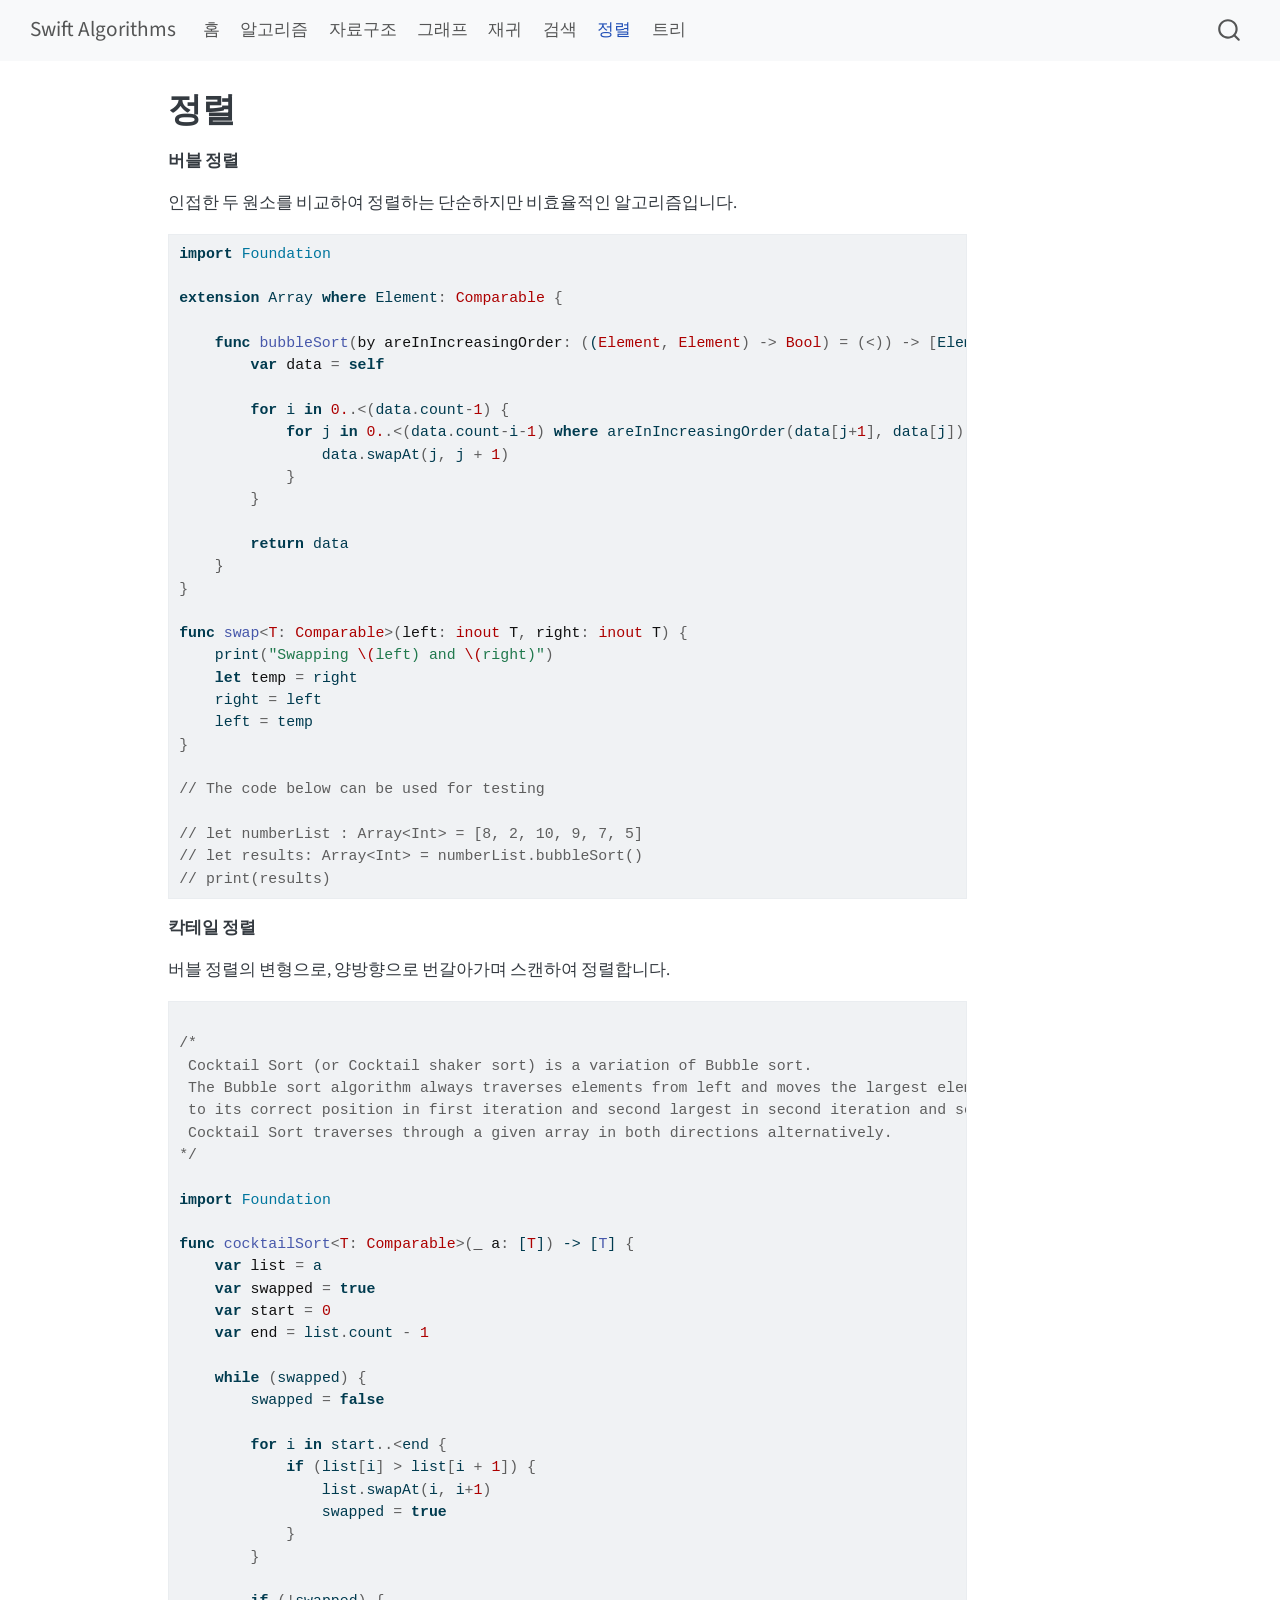
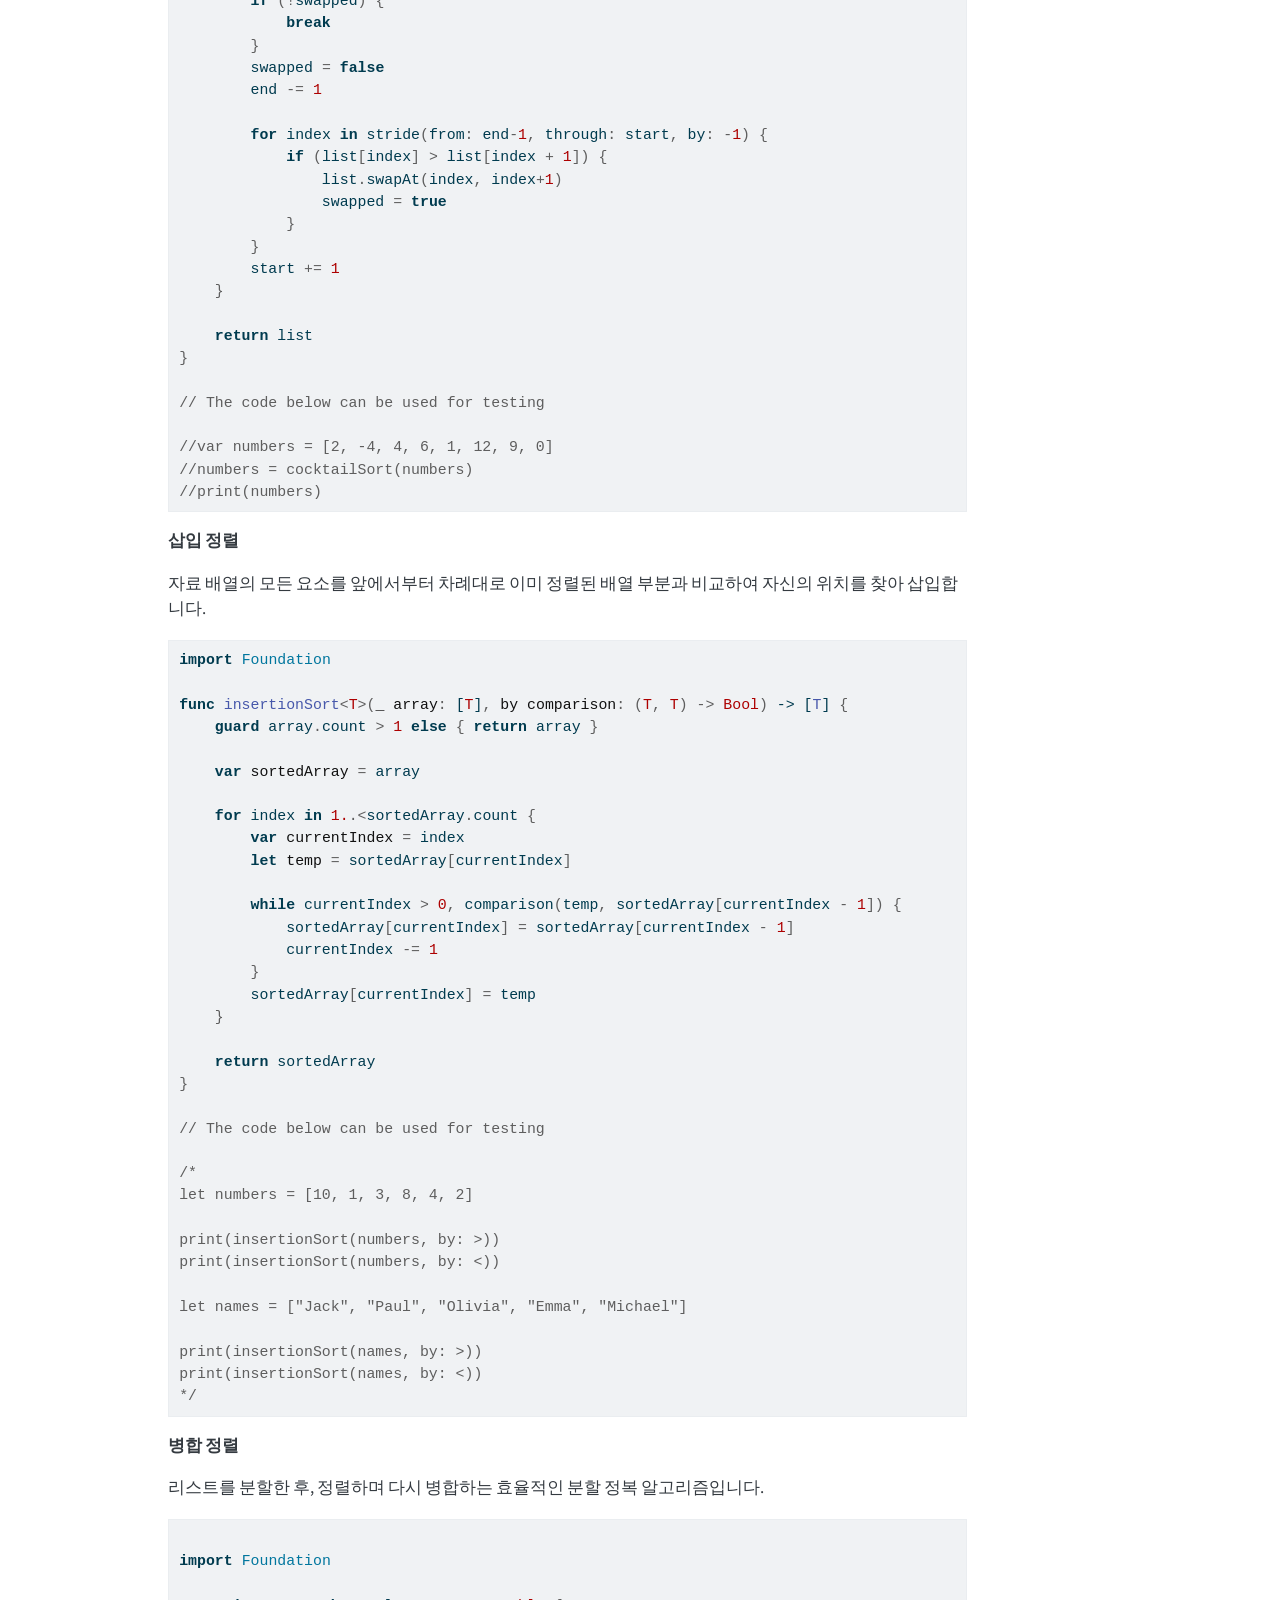
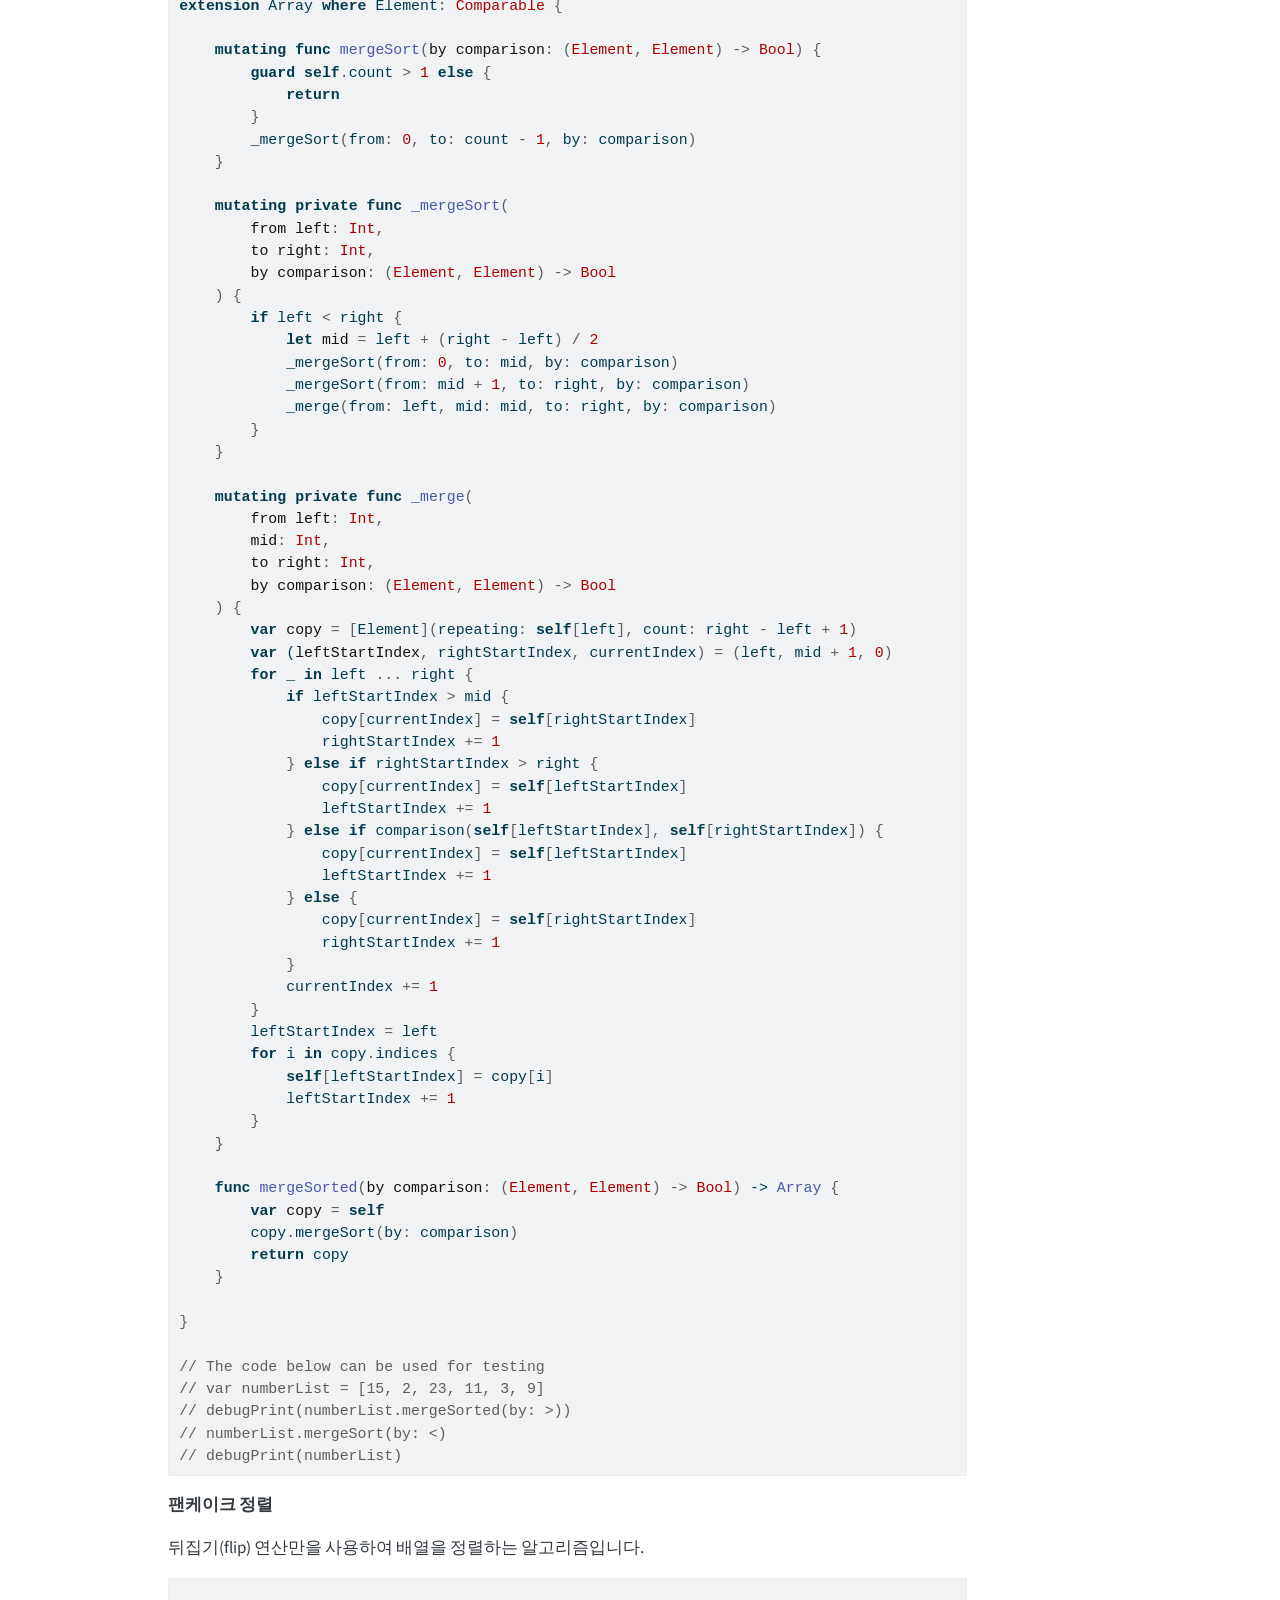
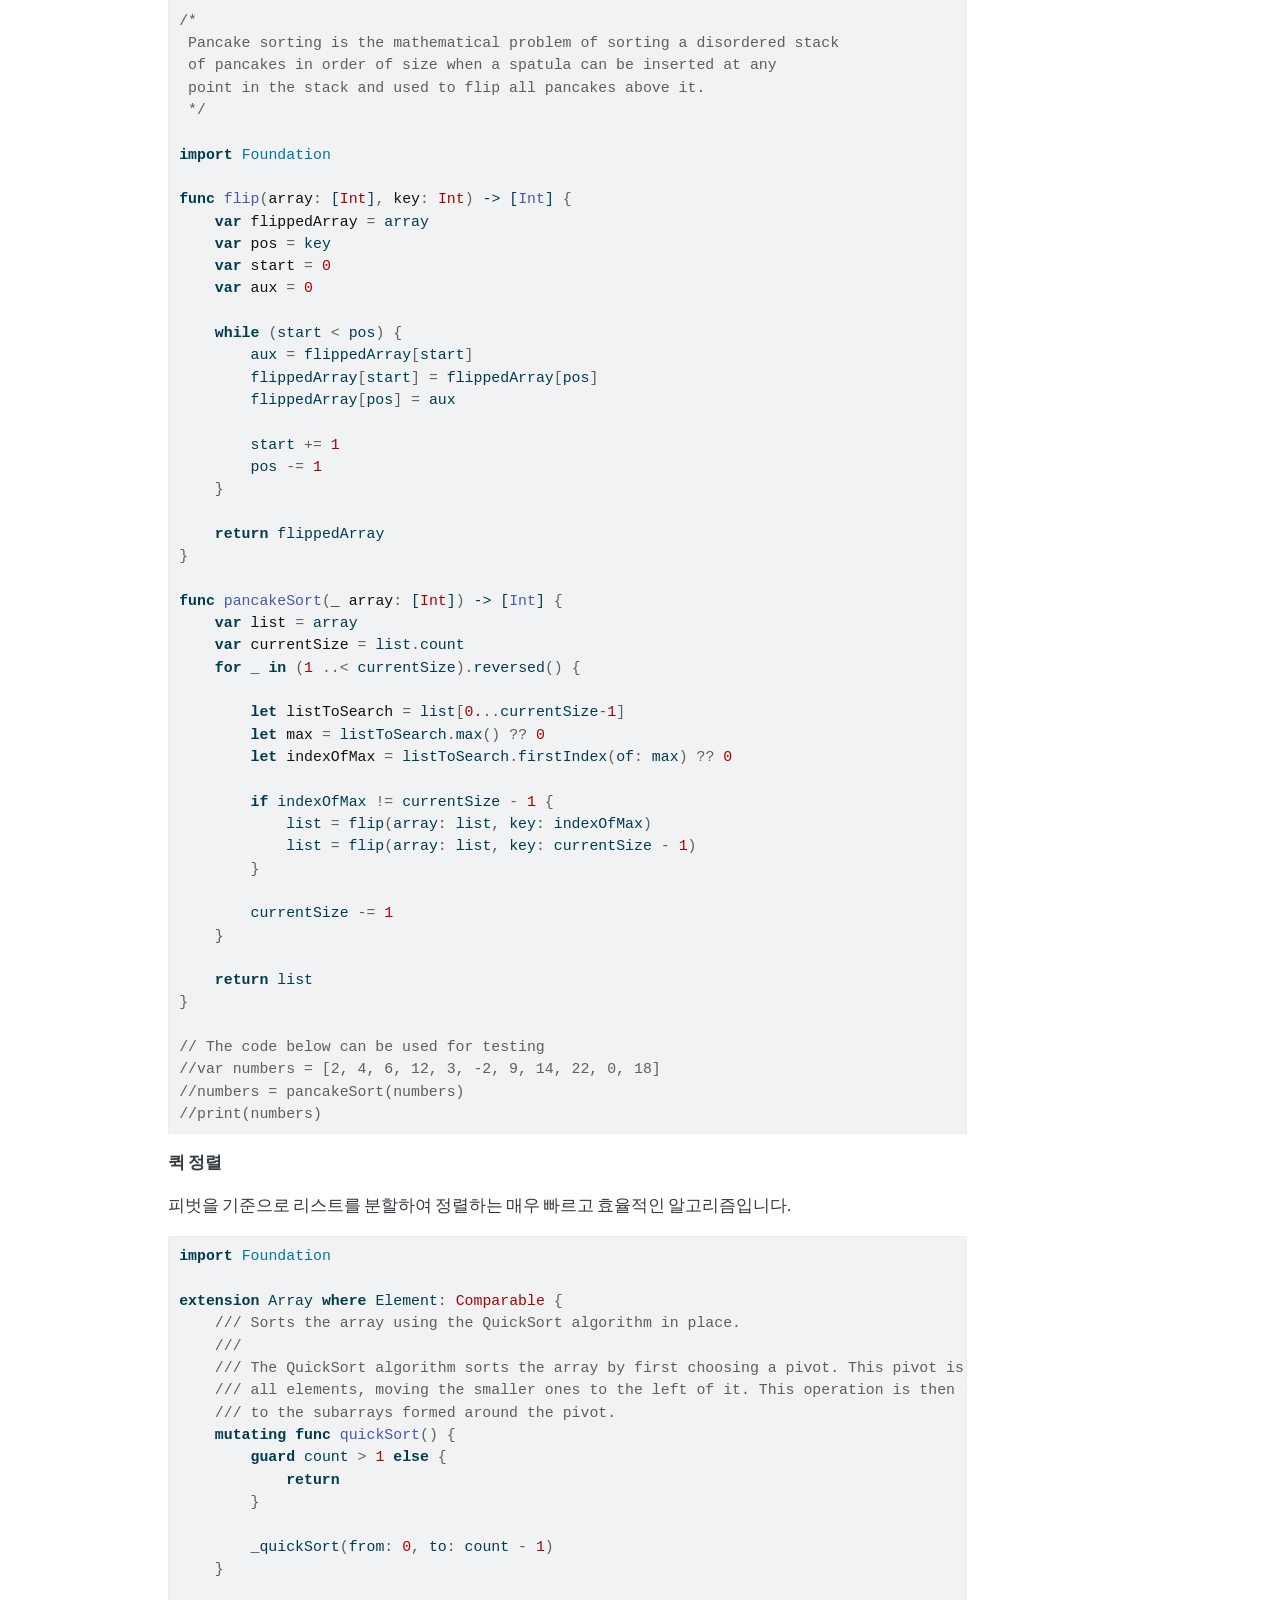
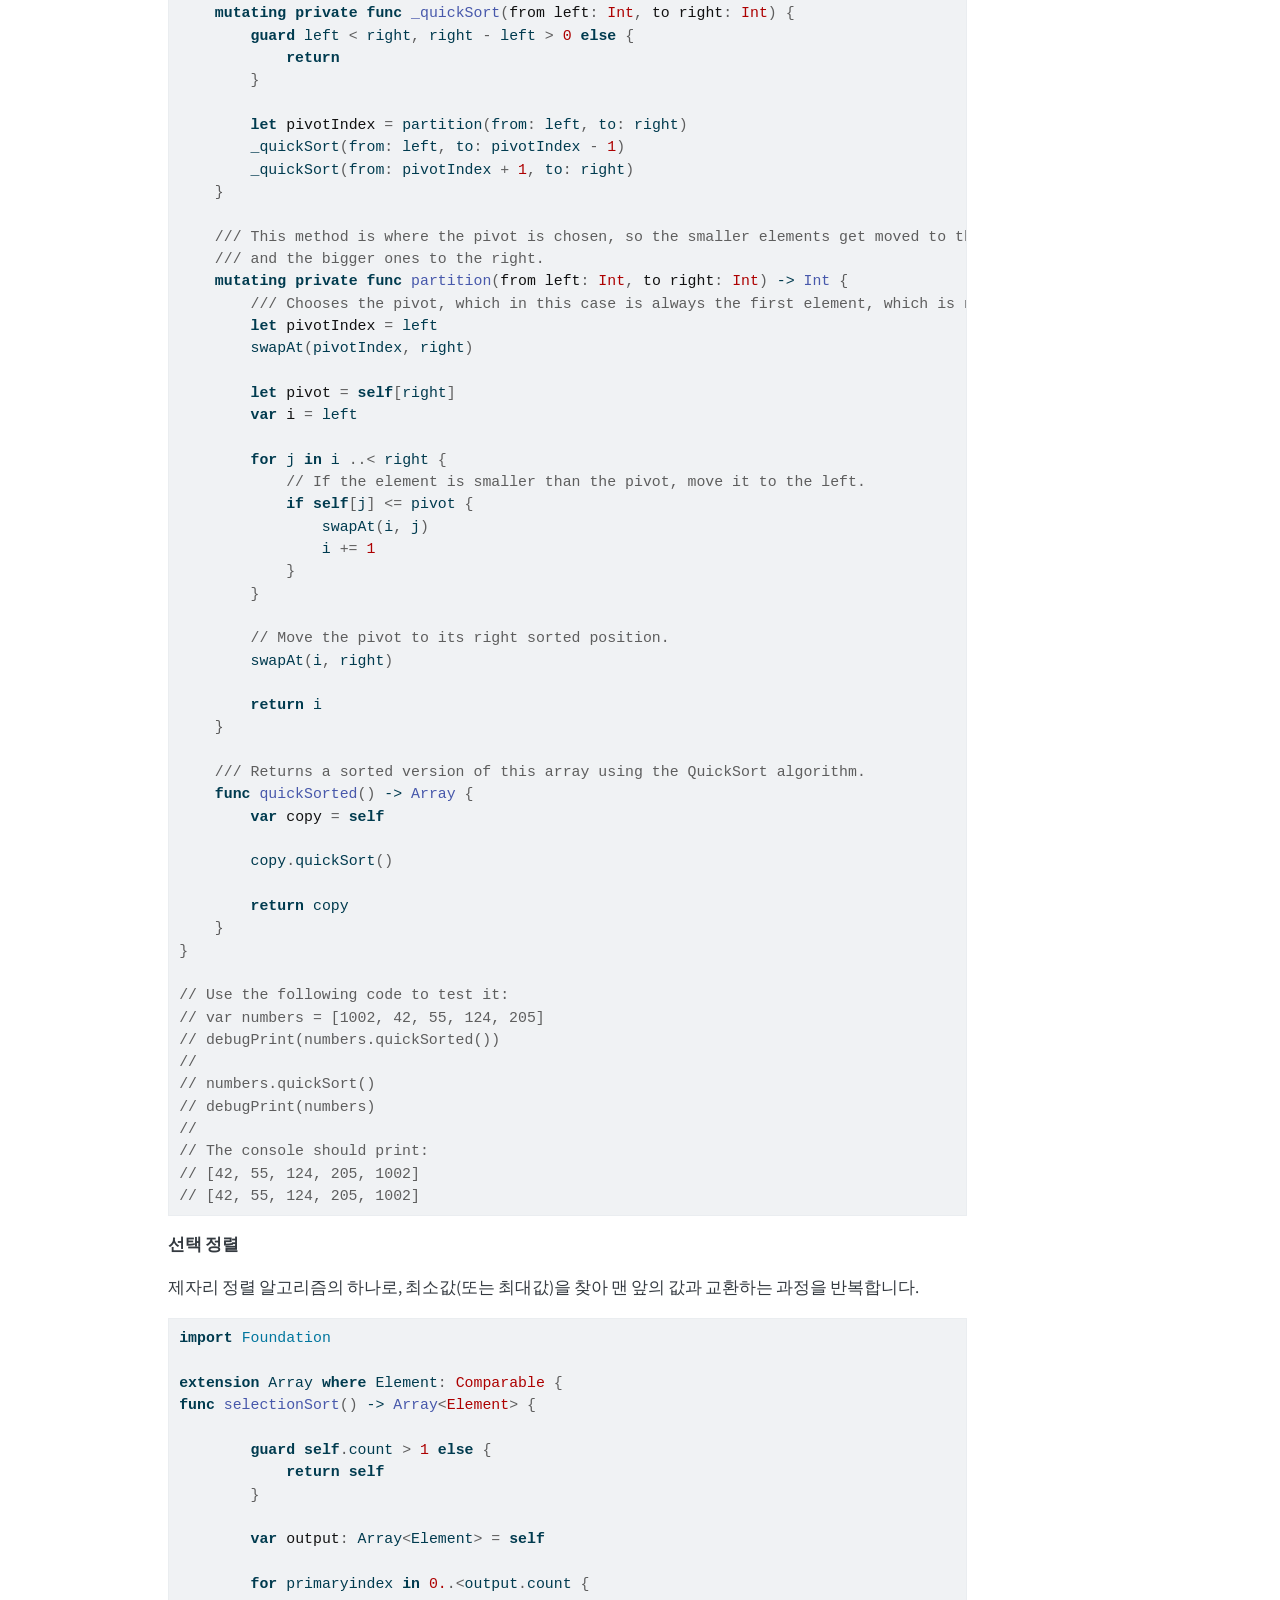
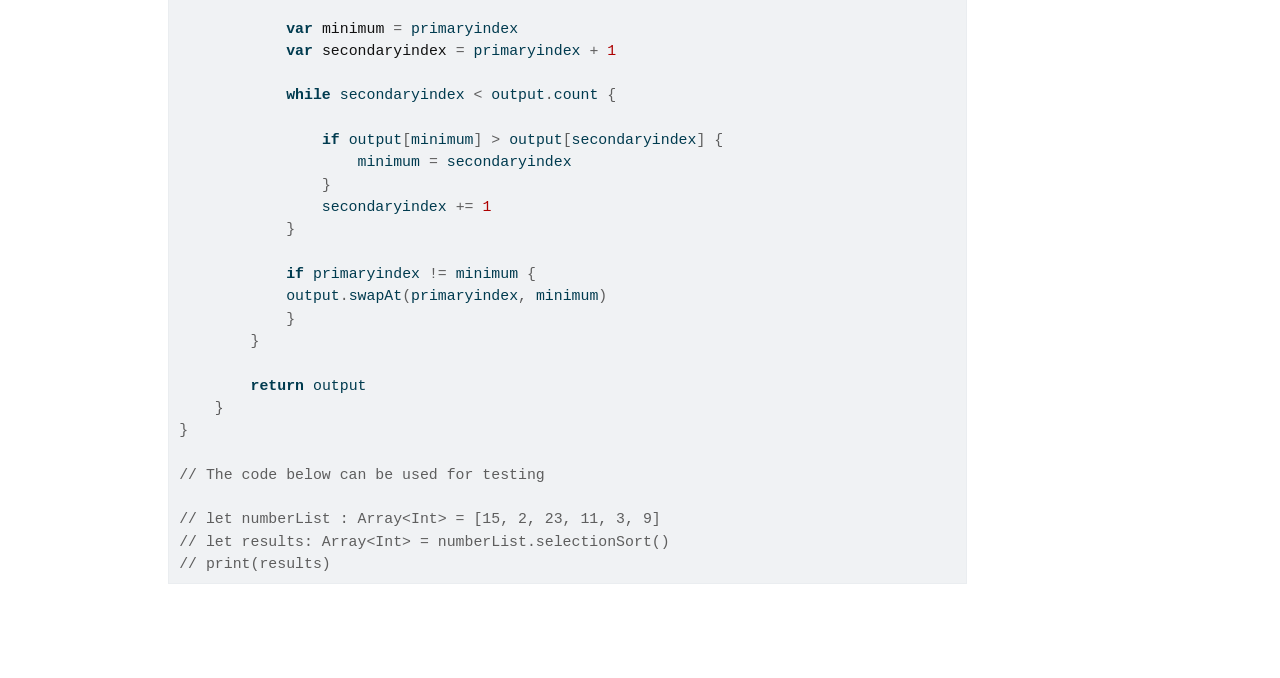
<file: sorts.html>
<!DOCTYPE html>
<html xmlns="http://www.w3.org/1999/xhtml" lang="en" xml:lang="en"><head>

<meta charset="utf-8">
<meta name="generator" content="quarto-1.8.27">

<meta name="viewport" content="width=device-width, initial-scale=1.0, user-scalable=yes">


<title>정렬 – Swift Algorithms</title>
<style>
code{white-space: pre-wrap;}
span.smallcaps{font-variant: small-caps;}
div.columns{display: flex; gap: min(4vw, 1.5em);}
div.column{flex: auto; overflow-x: auto;}
div.hanging-indent{margin-left: 1.5em; text-indent: -1.5em;}
ul.task-list{list-style: none;}
ul.task-list li input[type="checkbox"] {
  width: 0.8em;
  margin: 0 0.8em 0.2em -1em; /* quarto-specific, see https://github.com/quarto-dev/quarto-cli/issues/4556 */ 
  vertical-align: middle;
}
/* CSS for syntax highlighting */
html { -webkit-text-size-adjust: 100%; }
pre > code.sourceCode { white-space: pre; position: relative; }
pre > code.sourceCode > span { display: inline-block; line-height: 1.25; }
pre > code.sourceCode > span:empty { height: 1.2em; }
.sourceCode { overflow: visible; }
code.sourceCode > span { color: inherit; text-decoration: inherit; }
div.sourceCode { margin: 1em 0; }
pre.sourceCode { margin: 0; }
@media screen {
div.sourceCode { overflow: auto; }
}
@media print {
pre > code.sourceCode { white-space: pre-wrap; }
pre > code.sourceCode > span { text-indent: -5em; padding-left: 5em; }
}
pre.numberSource code
  { counter-reset: source-line 0; }
pre.numberSource code > span
  { position: relative; left: -4em; counter-increment: source-line; }
pre.numberSource code > span > a:first-child::before
  { content: counter(source-line);
    position: relative; left: -1em; text-align: right; vertical-align: baseline;
    border: none; display: inline-block;
    -webkit-touch-callout: none; -webkit-user-select: none;
    -khtml-user-select: none; -moz-user-select: none;
    -ms-user-select: none; user-select: none;
    padding: 0 4px; width: 4em;
  }
pre.numberSource { margin-left: 3em;  padding-left: 4px; }
div.sourceCode
  {   }
@media screen {
pre > code.sourceCode > span > a:first-child::before { text-decoration: underline; }
}
</style>


<script src="site_libs/quarto-nav/quarto-nav.js"></script>
<script src="site_libs/quarto-nav/headroom.min.js"></script>
<script src="site_libs/clipboard/clipboard.min.js"></script>
<script src="site_libs/quarto-search/autocomplete.umd.js"></script>
<script src="site_libs/quarto-search/fuse.min.js"></script>
<script src="site_libs/quarto-search/quarto-search.js"></script>
<meta name="quarto:offset" content="./">
<script src="site_libs/quarto-html/quarto.js" type="module"></script>
<script src="site_libs/quarto-html/tabsets/tabsets.js" type="module"></script>
<script src="site_libs/quarto-html/axe/axe-check.js" type="module"></script>
<script src="site_libs/quarto-html/popper.min.js"></script>
<script src="site_libs/quarto-html/tippy.umd.min.js"></script>
<script src="site_libs/quarto-html/anchor.min.js"></script>
<link href="site_libs/quarto-html/tippy.css" rel="stylesheet">
<link href="site_libs/quarto-html/quarto-syntax-highlighting-ed96de9b727972fe78a7b5d16c58bf87.css" rel="stylesheet" id="quarto-text-highlighting-styles">
<script src="site_libs/bootstrap/bootstrap.min.js"></script>
<link href="site_libs/bootstrap/bootstrap-icons.css" rel="stylesheet">
<link href="site_libs/bootstrap/bootstrap-c86b26b7d9d03d5c19ff44e4ebd200f1.min.css" rel="stylesheet" append-hash="true" id="quarto-bootstrap" data-mode="light">
<script id="quarto-search-options" type="application/json">{
  "location": "navbar",
  "copy-button": false,
  "collapse-after": 3,
  "panel-placement": "end",
  "type": "overlay",
  "limit": 50,
  "keyboard-shortcut": [
    "f",
    "/",
    "s"
  ],
  "show-item-context": false,
  "language": {
    "search-no-results-text": "No results",
    "search-matching-documents-text": "matching documents",
    "search-copy-link-title": "Copy link to search",
    "search-hide-matches-text": "Hide additional matches",
    "search-more-match-text": "more match in this document",
    "search-more-matches-text": "more matches in this document",
    "search-clear-button-title": "Clear",
    "search-text-placeholder": "",
    "search-detached-cancel-button-title": "Cancel",
    "search-submit-button-title": "Submit",
    "search-label": "Search"
  }
}</script>


<link rel="stylesheet" href="styles.css">
</head>

<body class="nav-fixed quarto-light">

<div id="quarto-search-results"></div>
  <header id="quarto-header" class="headroom fixed-top">
    <nav class="navbar navbar-expand-lg " data-bs-theme="dark">
      <div class="navbar-container container-fluid">
      <div class="navbar-brand-container mx-auto">
    <a class="navbar-brand" href="./index.html">
    <span class="navbar-title">Swift Algorithms</span>
    </a>
  </div>
            <div id="quarto-search" class="" title="Search"></div>
          <button class="navbar-toggler" type="button" data-bs-toggle="collapse" data-bs-target="#navbarCollapse" aria-controls="navbarCollapse" role="menu" aria-expanded="false" aria-label="Toggle navigation" onclick="if (window.quartoToggleHeadroom) { window.quartoToggleHeadroom(); }">
  <span class="navbar-toggler-icon"></span>
</button>
          <div class="collapse navbar-collapse" id="navbarCollapse">
            <ul class="navbar-nav navbar-nav-scroll me-auto">
  <li class="nav-item">
    <a class="nav-link" href="./index.html"> 
<span class="menu-text">홈</span></a>
  </li>  
  <li class="nav-item">
    <a class="nav-link" href="./algorithms.html"> 
<span class="menu-text">알고리즘</span></a>
  </li>  
  <li class="nav-item">
    <a class="nav-link" href="./data_structures.html"> 
<span class="menu-text">자료구조</span></a>
  </li>  
  <li class="nav-item">
    <a class="nav-link" href="./graph.html"> 
<span class="menu-text">그래프</span></a>
  </li>  
  <li class="nav-item">
    <a class="nav-link" href="./recursion.html"> 
<span class="menu-text">재귀</span></a>
  </li>  
  <li class="nav-item">
    <a class="nav-link" href="./search.html"> 
<span class="menu-text">검색</span></a>
  </li>  
  <li class="nav-item">
    <a class="nav-link active" href="./sorts.html" aria-current="page"> 
<span class="menu-text">정렬</span></a>
  </li>  
  <li class="nav-item">
    <a class="nav-link" href="./trees.html"> 
<span class="menu-text">트리</span></a>
  </li>  
</ul>
          </div> <!-- /navcollapse -->
            <div class="quarto-navbar-tools">
</div>
      </div> <!-- /container-fluid -->
    </nav>
</header>
<!-- content -->
<div id="quarto-content" class="quarto-container page-columns page-rows-contents page-layout-article page-navbar">
<!-- sidebar -->
<!-- margin-sidebar -->
    <div id="quarto-margin-sidebar" class="sidebar margin-sidebar zindex-bottom">
        
    </div>
<!-- main -->
<main class="content" id="quarto-document-content">

<header id="title-block-header" class="quarto-title-block default">
<div class="quarto-title">
<h1 class="title">정렬</h1>
</div>



<div class="quarto-title-meta">

    
  
    
  </div>
  


</header>


<p><strong>버블 정렬</strong></p>
<p>인접한 두 원소를 비교하여 정렬하는 단순하지만 비효율적인 알고리즘입니다.</p>
<div class="code-copy-outer-scaffold"><div class="sourceCode" id="cb1"><pre class="sourceCode swift code-with-copy"><code class="sourceCode swift"><span id="cb1-1"><a href="#cb1-1" aria-hidden="true" tabindex="-1"></a><span class="kw">import</span> <span class="im">Foundation</span></span>
<span id="cb1-2"><a href="#cb1-2" aria-hidden="true" tabindex="-1"></a></span>
<span id="cb1-3"><a href="#cb1-3" aria-hidden="true" tabindex="-1"></a><span class="kw">extension</span> Array <span class="kw">where</span> Element<span class="op">:</span> <span class="dt">Comparable</span> <span class="op">{</span></span>
<span id="cb1-4"><a href="#cb1-4" aria-hidden="true" tabindex="-1"></a></span>
<span id="cb1-5"><a href="#cb1-5" aria-hidden="true" tabindex="-1"></a>    <span class="kw">func</span> <span class="fu">bubbleSort</span><span class="op">(</span><span class="va">by</span> <span class="va">areInIncreasingOrder</span><span class="op">:</span> <span class="op">(</span>(<span class="dt">Element</span><span class="op">,</span> <span class="dt">Element</span><span class="op">)</span> <span class="op">-&gt;</span> <span class="dt">Bool</span><span class="op">)</span> <span class="op">=</span> <span class="op">(&lt;))</span> <span class="op">-&gt;</span> <span class="op">[</span>Element<span class="op">]</span> <span class="op">{</span></span>
<span id="cb1-6"><a href="#cb1-6" aria-hidden="true" tabindex="-1"></a>        <span class="kw">var</span> <span class="va">data</span> <span class="op">=</span> <span class="kw">self</span></span>
<span id="cb1-7"><a href="#cb1-7" aria-hidden="true" tabindex="-1"></a>        </span>
<span id="cb1-8"><a href="#cb1-8" aria-hidden="true" tabindex="-1"></a>        <span class="cf">for</span> i <span class="cf">in</span> <span class="fl">0.</span><span class="op">.&lt;(</span>data<span class="op">.</span>count<span class="op">-</span><span class="dv">1</span><span class="op">)</span> <span class="op">{</span> </span>
<span id="cb1-9"><a href="#cb1-9" aria-hidden="true" tabindex="-1"></a>            <span class="cf">for</span> j <span class="cf">in</span> <span class="fl">0.</span><span class="op">.&lt;(</span>data<span class="op">.</span>count<span class="op">-</span>i<span class="op">-</span><span class="dv">1</span><span class="op">)</span> <span class="kw">where</span> areInIncreasingOrder<span class="op">(</span>data<span class="op">[</span>j<span class="op">+</span><span class="dv">1</span><span class="op">],</span> data<span class="op">[</span>j<span class="op">])</span> <span class="op">{</span> </span>
<span id="cb1-10"><a href="#cb1-10" aria-hidden="true" tabindex="-1"></a>                data<span class="op">.</span>swapAt<span class="op">(</span>j<span class="op">,</span> j <span class="op">+</span> <span class="dv">1</span><span class="op">)</span></span>
<span id="cb1-11"><a href="#cb1-11" aria-hidden="true" tabindex="-1"></a>            <span class="op">}</span></span>
<span id="cb1-12"><a href="#cb1-12" aria-hidden="true" tabindex="-1"></a>        <span class="op">}</span></span>
<span id="cb1-13"><a href="#cb1-13" aria-hidden="true" tabindex="-1"></a>        </span>
<span id="cb1-14"><a href="#cb1-14" aria-hidden="true" tabindex="-1"></a>        <span class="kw">return</span> data</span>
<span id="cb1-15"><a href="#cb1-15" aria-hidden="true" tabindex="-1"></a>    <span class="op">}</span></span>
<span id="cb1-16"><a href="#cb1-16" aria-hidden="true" tabindex="-1"></a><span class="op">}</span></span>
<span id="cb1-17"><a href="#cb1-17" aria-hidden="true" tabindex="-1"></a></span>
<span id="cb1-18"><a href="#cb1-18" aria-hidden="true" tabindex="-1"></a><span class="kw">func</span> <span class="fu">swap</span><span class="op">&lt;</span><span class="dt">T</span><span class="op">:</span> <span class="dt">Comparable</span><span class="op">&gt;(</span><span class="va">left</span><span class="op">:</span> <span class="dt">inout</span> <span class="va">T</span><span class="op">,</span> <span class="va">right</span><span class="op">:</span> <span class="dt">inout</span> <span class="va">T</span><span class="op">)</span> <span class="op">{</span></span>
<span id="cb1-19"><a href="#cb1-19" aria-hidden="true" tabindex="-1"></a>    print<span class="op">(</span><span class="st">"Swapping </span><span class="er">\(</span><span class="st">left) and </span><span class="er">\(</span><span class="st">right)"</span><span class="op">)</span></span>
<span id="cb1-20"><a href="#cb1-20" aria-hidden="true" tabindex="-1"></a>    <span class="kw">let</span> <span class="va">temp</span> <span class="op">=</span> right</span>
<span id="cb1-21"><a href="#cb1-21" aria-hidden="true" tabindex="-1"></a>    right <span class="op">=</span> left</span>
<span id="cb1-22"><a href="#cb1-22" aria-hidden="true" tabindex="-1"></a>    left <span class="op">=</span> temp</span>
<span id="cb1-23"><a href="#cb1-23" aria-hidden="true" tabindex="-1"></a><span class="op">}</span></span>
<span id="cb1-24"><a href="#cb1-24" aria-hidden="true" tabindex="-1"></a></span>
<span id="cb1-25"><a href="#cb1-25" aria-hidden="true" tabindex="-1"></a><span class="co">// The code below can be used for testing</span></span>
<span id="cb1-26"><a href="#cb1-26" aria-hidden="true" tabindex="-1"></a></span>
<span id="cb1-27"><a href="#cb1-27" aria-hidden="true" tabindex="-1"></a><span class="co">// let numberList : Array&lt;Int&gt; = [8, 2, 10, 9, 7, 5]</span></span>
<span id="cb1-28"><a href="#cb1-28" aria-hidden="true" tabindex="-1"></a><span class="co">// let results: Array&lt;Int&gt; = numberList.bubbleSort()</span></span>
<span id="cb1-29"><a href="#cb1-29" aria-hidden="true" tabindex="-1"></a><span class="co">// print(results)</span></span></code></pre></div><button title="Copy to Clipboard" class="code-copy-button"><i class="bi"></i></button></div>
<p><strong>칵테일 정렬</strong></p>
<p>버블 정렬의 변형으로, 양방향으로 번갈아가며 스캔하여 정렬합니다.</p>
<div class="code-copy-outer-scaffold"><div class="sourceCode" id="cb2"><pre class="sourceCode swift code-with-copy"><code class="sourceCode swift"><span id="cb2-1"><a href="#cb2-1" aria-hidden="true" tabindex="-1"></a></span>
<span id="cb2-2"><a href="#cb2-2" aria-hidden="true" tabindex="-1"></a><span class="co">/*</span></span>
<span id="cb2-3"><a href="#cb2-3" aria-hidden="true" tabindex="-1"></a><span class="co"> Cocktail Sort (or Cocktail shaker sort) is a variation of Bubble sort.</span></span>
<span id="cb2-4"><a href="#cb2-4" aria-hidden="true" tabindex="-1"></a><span class="co"> The Bubble sort algorithm always traverses elements from left and moves the largest element</span></span>
<span id="cb2-5"><a href="#cb2-5" aria-hidden="true" tabindex="-1"></a><span class="co"> to its correct position in first iteration and second largest in second iteration and so on.</span></span>
<span id="cb2-6"><a href="#cb2-6" aria-hidden="true" tabindex="-1"></a><span class="co"> Cocktail Sort traverses through a given array in both directions alternatively.</span></span>
<span id="cb2-7"><a href="#cb2-7" aria-hidden="true" tabindex="-1"></a><span class="co">*/</span></span>
<span id="cb2-8"><a href="#cb2-8" aria-hidden="true" tabindex="-1"></a></span>
<span id="cb2-9"><a href="#cb2-9" aria-hidden="true" tabindex="-1"></a><span class="kw">import</span> <span class="im">Foundation</span></span>
<span id="cb2-10"><a href="#cb2-10" aria-hidden="true" tabindex="-1"></a></span>
<span id="cb2-11"><a href="#cb2-11" aria-hidden="true" tabindex="-1"></a><span class="kw">func</span> <span class="fu">cocktailSort</span><span class="op">&lt;</span><span class="dt">T</span><span class="op">:</span> <span class="dt">Comparable</span><span class="op">&gt;(</span><span class="va">_</span> <span class="va">a</span><span class="op">:</span> [<span class="dt">T</span>]<span class="op">)</span> -&gt; [<span class="fu">T</span>] <span class="op">{</span></span>
<span id="cb2-12"><a href="#cb2-12" aria-hidden="true" tabindex="-1"></a>    <span class="kw">var</span> <span class="va">list</span> <span class="op">=</span> a</span>
<span id="cb2-13"><a href="#cb2-13" aria-hidden="true" tabindex="-1"></a>    <span class="kw">var</span> <span class="va">swapped</span> <span class="op">=</span> <span class="kw">true</span></span>
<span id="cb2-14"><a href="#cb2-14" aria-hidden="true" tabindex="-1"></a>    <span class="kw">var</span> <span class="va">start</span> <span class="op">=</span> <span class="dv">0</span></span>
<span id="cb2-15"><a href="#cb2-15" aria-hidden="true" tabindex="-1"></a>    <span class="kw">var</span> <span class="va">end</span> <span class="op">=</span> list<span class="op">.</span>count <span class="op">-</span> <span class="dv">1</span></span>
<span id="cb2-16"><a href="#cb2-16" aria-hidden="true" tabindex="-1"></a></span>
<span id="cb2-17"><a href="#cb2-17" aria-hidden="true" tabindex="-1"></a>    <span class="cf">while</span> <span class="op">(</span>swapped<span class="op">)</span> <span class="op">{</span></span>
<span id="cb2-18"><a href="#cb2-18" aria-hidden="true" tabindex="-1"></a>        swapped <span class="op">=</span> <span class="kw">false</span></span>
<span id="cb2-19"><a href="#cb2-19" aria-hidden="true" tabindex="-1"></a></span>
<span id="cb2-20"><a href="#cb2-20" aria-hidden="true" tabindex="-1"></a>        <span class="cf">for</span> i <span class="cf">in</span> start<span class="op">..&lt;</span>end <span class="op">{</span></span>
<span id="cb2-21"><a href="#cb2-21" aria-hidden="true" tabindex="-1"></a>            <span class="cf">if</span> <span class="op">(</span>list<span class="op">[</span>i<span class="op">]</span> <span class="op">&gt;</span> list<span class="op">[</span>i <span class="op">+</span> <span class="dv">1</span><span class="op">])</span> <span class="op">{</span></span>
<span id="cb2-22"><a href="#cb2-22" aria-hidden="true" tabindex="-1"></a>                list<span class="op">.</span>swapAt<span class="op">(</span>i<span class="op">,</span> i<span class="op">+</span><span class="dv">1</span><span class="op">)</span></span>
<span id="cb2-23"><a href="#cb2-23" aria-hidden="true" tabindex="-1"></a>                swapped <span class="op">=</span> <span class="kw">true</span></span>
<span id="cb2-24"><a href="#cb2-24" aria-hidden="true" tabindex="-1"></a>            <span class="op">}</span></span>
<span id="cb2-25"><a href="#cb2-25" aria-hidden="true" tabindex="-1"></a>        <span class="op">}</span></span>
<span id="cb2-26"><a href="#cb2-26" aria-hidden="true" tabindex="-1"></a></span>
<span id="cb2-27"><a href="#cb2-27" aria-hidden="true" tabindex="-1"></a>        <span class="cf">if</span> <span class="op">(!</span>swapped<span class="op">)</span> <span class="op">{</span></span>
<span id="cb2-28"><a href="#cb2-28" aria-hidden="true" tabindex="-1"></a>            <span class="cf">break</span></span>
<span id="cb2-29"><a href="#cb2-29" aria-hidden="true" tabindex="-1"></a>        <span class="op">}</span></span>
<span id="cb2-30"><a href="#cb2-30" aria-hidden="true" tabindex="-1"></a>        swapped <span class="op">=</span> <span class="kw">false</span></span>
<span id="cb2-31"><a href="#cb2-31" aria-hidden="true" tabindex="-1"></a>        end <span class="op">-=</span> <span class="dv">1</span></span>
<span id="cb2-32"><a href="#cb2-32" aria-hidden="true" tabindex="-1"></a></span>
<span id="cb2-33"><a href="#cb2-33" aria-hidden="true" tabindex="-1"></a>        <span class="cf">for</span> index <span class="cf">in</span> stride<span class="op">(</span>from<span class="op">:</span> end<span class="op">-</span><span class="dv">1</span><span class="op">,</span> through<span class="op">:</span> start<span class="op">,</span> by<span class="op">:</span> <span class="op">-</span><span class="dv">1</span><span class="op">)</span> <span class="op">{</span></span>
<span id="cb2-34"><a href="#cb2-34" aria-hidden="true" tabindex="-1"></a>            <span class="cf">if</span> <span class="op">(</span>list<span class="op">[</span>index<span class="op">]</span> <span class="op">&gt;</span> list<span class="op">[</span>index <span class="op">+</span> <span class="dv">1</span><span class="op">])</span> <span class="op">{</span></span>
<span id="cb2-35"><a href="#cb2-35" aria-hidden="true" tabindex="-1"></a>                list<span class="op">.</span>swapAt<span class="op">(</span>index<span class="op">,</span> index<span class="op">+</span><span class="dv">1</span><span class="op">)</span></span>
<span id="cb2-36"><a href="#cb2-36" aria-hidden="true" tabindex="-1"></a>                swapped <span class="op">=</span> <span class="kw">true</span></span>
<span id="cb2-37"><a href="#cb2-37" aria-hidden="true" tabindex="-1"></a>            <span class="op">}</span></span>
<span id="cb2-38"><a href="#cb2-38" aria-hidden="true" tabindex="-1"></a>        <span class="op">}</span></span>
<span id="cb2-39"><a href="#cb2-39" aria-hidden="true" tabindex="-1"></a>        start <span class="op">+=</span> <span class="dv">1</span></span>
<span id="cb2-40"><a href="#cb2-40" aria-hidden="true" tabindex="-1"></a>    <span class="op">}</span></span>
<span id="cb2-41"><a href="#cb2-41" aria-hidden="true" tabindex="-1"></a>    </span>
<span id="cb2-42"><a href="#cb2-42" aria-hidden="true" tabindex="-1"></a>    <span class="kw">return</span> list</span>
<span id="cb2-43"><a href="#cb2-43" aria-hidden="true" tabindex="-1"></a><span class="op">}</span></span>
<span id="cb2-44"><a href="#cb2-44" aria-hidden="true" tabindex="-1"></a></span>
<span id="cb2-45"><a href="#cb2-45" aria-hidden="true" tabindex="-1"></a><span class="co">// The code below can be used for testing</span></span>
<span id="cb2-46"><a href="#cb2-46" aria-hidden="true" tabindex="-1"></a></span>
<span id="cb2-47"><a href="#cb2-47" aria-hidden="true" tabindex="-1"></a><span class="co">//var numbers = [2, -4, 4, 6, 1, 12, 9, 0]</span></span>
<span id="cb2-48"><a href="#cb2-48" aria-hidden="true" tabindex="-1"></a><span class="co">//numbers = cocktailSort(numbers)</span></span>
<span id="cb2-49"><a href="#cb2-49" aria-hidden="true" tabindex="-1"></a><span class="co">//print(numbers)</span></span></code></pre></div><button title="Copy to Clipboard" class="code-copy-button"><i class="bi"></i></button></div>
<p><strong>삽입 정렬</strong></p>
<p>자료 배열의 모든 요소를 앞에서부터 차례대로 이미 정렬된 배열 부분과 비교하여 자신의 위치를 찾아 삽입합니다.</p>
<div class="code-copy-outer-scaffold"><div class="sourceCode" id="cb3"><pre class="sourceCode swift code-with-copy"><code class="sourceCode swift"><span id="cb3-1"><a href="#cb3-1" aria-hidden="true" tabindex="-1"></a><span class="kw">import</span> <span class="im">Foundation</span></span>
<span id="cb3-2"><a href="#cb3-2" aria-hidden="true" tabindex="-1"></a></span>
<span id="cb3-3"><a href="#cb3-3" aria-hidden="true" tabindex="-1"></a><span class="kw">func</span> <span class="fu">insertionSort</span><span class="op">&lt;</span><span class="dt">T</span><span class="op">&gt;(</span><span class="va">_</span> <span class="va">array</span><span class="op">:</span> [<span class="dt">T</span>]<span class="op">,</span> <span class="va">by</span> <span class="va">comparison</span><span class="op">:</span> <span class="op">(</span><span class="dt">T</span><span class="op">,</span> <span class="dt">T</span><span class="op">)</span> <span class="op">-&gt;</span> <span class="dt">Bool</span><span class="op">)</span> -&gt; [<span class="fu">T</span>] <span class="op">{</span></span>
<span id="cb3-4"><a href="#cb3-4" aria-hidden="true" tabindex="-1"></a>    <span class="cf">guard</span> array<span class="op">.</span>count <span class="op">&gt;</span> <span class="dv">1</span> <span class="cf">else</span> <span class="op">{</span> <span class="kw">return</span> array <span class="op">}</span></span>
<span id="cb3-5"><a href="#cb3-5" aria-hidden="true" tabindex="-1"></a>    </span>
<span id="cb3-6"><a href="#cb3-6" aria-hidden="true" tabindex="-1"></a>    <span class="kw">var</span> <span class="va">sortedArray</span> <span class="op">=</span> array</span>
<span id="cb3-7"><a href="#cb3-7" aria-hidden="true" tabindex="-1"></a>    </span>
<span id="cb3-8"><a href="#cb3-8" aria-hidden="true" tabindex="-1"></a>    <span class="cf">for</span> index <span class="cf">in</span> <span class="fl">1.</span><span class="op">.&lt;</span>sortedArray<span class="op">.</span>count <span class="op">{</span></span>
<span id="cb3-9"><a href="#cb3-9" aria-hidden="true" tabindex="-1"></a>        <span class="kw">var</span> <span class="va">currentIndex</span> <span class="op">=</span> index</span>
<span id="cb3-10"><a href="#cb3-10" aria-hidden="true" tabindex="-1"></a>        <span class="kw">let</span> <span class="va">temp</span> <span class="op">=</span> sortedArray<span class="op">[</span>currentIndex<span class="op">]</span></span>
<span id="cb3-11"><a href="#cb3-11" aria-hidden="true" tabindex="-1"></a>        </span>
<span id="cb3-12"><a href="#cb3-12" aria-hidden="true" tabindex="-1"></a>        <span class="cf">while</span> currentIndex <span class="op">&gt;</span> <span class="dv">0</span><span class="op">,</span> comparison<span class="op">(</span>temp<span class="op">,</span> sortedArray<span class="op">[</span>currentIndex <span class="op">-</span> <span class="dv">1</span><span class="op">])</span> <span class="op">{</span></span>
<span id="cb3-13"><a href="#cb3-13" aria-hidden="true" tabindex="-1"></a>            sortedArray<span class="op">[</span>currentIndex<span class="op">]</span> <span class="op">=</span> sortedArray<span class="op">[</span>currentIndex <span class="op">-</span> <span class="dv">1</span><span class="op">]</span></span>
<span id="cb3-14"><a href="#cb3-14" aria-hidden="true" tabindex="-1"></a>            currentIndex <span class="op">-=</span> <span class="dv">1</span></span>
<span id="cb3-15"><a href="#cb3-15" aria-hidden="true" tabindex="-1"></a>        <span class="op">}</span></span>
<span id="cb3-16"><a href="#cb3-16" aria-hidden="true" tabindex="-1"></a>        sortedArray<span class="op">[</span>currentIndex<span class="op">]</span> <span class="op">=</span> temp</span>
<span id="cb3-17"><a href="#cb3-17" aria-hidden="true" tabindex="-1"></a>    <span class="op">}</span></span>
<span id="cb3-18"><a href="#cb3-18" aria-hidden="true" tabindex="-1"></a>    </span>
<span id="cb3-19"><a href="#cb3-19" aria-hidden="true" tabindex="-1"></a>    <span class="kw">return</span> sortedArray</span>
<span id="cb3-20"><a href="#cb3-20" aria-hidden="true" tabindex="-1"></a><span class="op">}</span></span>
<span id="cb3-21"><a href="#cb3-21" aria-hidden="true" tabindex="-1"></a></span>
<span id="cb3-22"><a href="#cb3-22" aria-hidden="true" tabindex="-1"></a><span class="co">// The code below can be used for testing</span></span>
<span id="cb3-23"><a href="#cb3-23" aria-hidden="true" tabindex="-1"></a></span>
<span id="cb3-24"><a href="#cb3-24" aria-hidden="true" tabindex="-1"></a><span class="co">/*</span></span>
<span id="cb3-25"><a href="#cb3-25" aria-hidden="true" tabindex="-1"></a><span class="co">let numbers = [10, 1, 3, 8, 4, 2]</span></span>
<span id="cb3-26"><a href="#cb3-26" aria-hidden="true" tabindex="-1"></a></span>
<span id="cb3-27"><a href="#cb3-27" aria-hidden="true" tabindex="-1"></a><span class="co">print(insertionSort(numbers, by: &gt;))</span></span>
<span id="cb3-28"><a href="#cb3-28" aria-hidden="true" tabindex="-1"></a><span class="co">print(insertionSort(numbers, by: &lt;))</span></span>
<span id="cb3-29"><a href="#cb3-29" aria-hidden="true" tabindex="-1"></a></span>
<span id="cb3-30"><a href="#cb3-30" aria-hidden="true" tabindex="-1"></a><span class="co">let names = ["Jack", "Paul", "Olivia", "Emma", "Michael"]</span></span>
<span id="cb3-31"><a href="#cb3-31" aria-hidden="true" tabindex="-1"></a></span>
<span id="cb3-32"><a href="#cb3-32" aria-hidden="true" tabindex="-1"></a><span class="co">print(insertionSort(names, by: &gt;))</span></span>
<span id="cb3-33"><a href="#cb3-33" aria-hidden="true" tabindex="-1"></a><span class="co">print(insertionSort(names, by: &lt;))</span></span>
<span id="cb3-34"><a href="#cb3-34" aria-hidden="true" tabindex="-1"></a><span class="co">*/</span></span></code></pre></div><button title="Copy to Clipboard" class="code-copy-button"><i class="bi"></i></button></div>
<p><strong>병합 정렬</strong></p>
<p>리스트를 분할한 후, 정렬하며 다시 병합하는 효율적인 분할 정복 알고리즘입니다.</p>
<div class="code-copy-outer-scaffold"><div class="sourceCode" id="cb4"><pre class="sourceCode swift code-with-copy"><code class="sourceCode swift"><span id="cb4-1"><a href="#cb4-1" aria-hidden="true" tabindex="-1"></a></span>
<span id="cb4-2"><a href="#cb4-2" aria-hidden="true" tabindex="-1"></a><span class="kw">import</span> <span class="im">Foundation</span></span>
<span id="cb4-3"><a href="#cb4-3" aria-hidden="true" tabindex="-1"></a></span>
<span id="cb4-4"><a href="#cb4-4" aria-hidden="true" tabindex="-1"></a><span class="kw">extension</span> Array <span class="kw">where</span> Element<span class="op">:</span> <span class="dt">Comparable</span> <span class="op">{</span></span>
<span id="cb4-5"><a href="#cb4-5" aria-hidden="true" tabindex="-1"></a>    </span>
<span id="cb4-6"><a href="#cb4-6" aria-hidden="true" tabindex="-1"></a>    <span class="kw">mutating</span> <span class="kw">func</span> <span class="fu">mergeSort</span><span class="op">(</span><span class="va">by</span> <span class="va">comparison</span><span class="op">:</span> <span class="op">(</span><span class="dt">Element</span><span class="op">,</span> <span class="dt">Element</span><span class="op">)</span> <span class="op">-&gt;</span> <span class="dt">Bool</span><span class="op">)</span> <span class="op">{</span></span>
<span id="cb4-7"><a href="#cb4-7" aria-hidden="true" tabindex="-1"></a>        <span class="cf">guard</span> <span class="kw">self</span><span class="op">.</span>count <span class="op">&gt;</span> <span class="dv">1</span> <span class="cf">else</span> <span class="op">{</span></span>
<span id="cb4-8"><a href="#cb4-8" aria-hidden="true" tabindex="-1"></a>            <span class="kw">return</span></span>
<span id="cb4-9"><a href="#cb4-9" aria-hidden="true" tabindex="-1"></a>        <span class="op">}</span></span>
<span id="cb4-10"><a href="#cb4-10" aria-hidden="true" tabindex="-1"></a>        _mergeSort<span class="op">(</span>from<span class="op">:</span> <span class="dv">0</span><span class="op">,</span> to<span class="op">:</span> count <span class="op">-</span> <span class="dv">1</span><span class="op">,</span> by<span class="op">:</span> comparison<span class="op">)</span></span>
<span id="cb4-11"><a href="#cb4-11" aria-hidden="true" tabindex="-1"></a>    <span class="op">}</span></span>
<span id="cb4-12"><a href="#cb4-12" aria-hidden="true" tabindex="-1"></a>    </span>
<span id="cb4-13"><a href="#cb4-13" aria-hidden="true" tabindex="-1"></a>    <span class="kw">mutating</span> <span class="kw">private</span> <span class="kw">func</span> <span class="fu">_mergeSort</span><span class="op">(</span></span>
<span id="cb4-14"><a href="#cb4-14" aria-hidden="true" tabindex="-1"></a>        <span class="va">from</span> <span class="va">left</span><span class="op">:</span> <span class="dt">Int</span><span class="op">,</span></span>
<span id="cb4-15"><a href="#cb4-15" aria-hidden="true" tabindex="-1"></a>        <span class="va">to</span> <span class="va">right</span><span class="op">:</span> <span class="dt">Int</span><span class="op">,</span></span>
<span id="cb4-16"><a href="#cb4-16" aria-hidden="true" tabindex="-1"></a>        <span class="va">by</span> <span class="va">comparison</span><span class="op">:</span> <span class="op">(</span><span class="dt">Element</span><span class="op">,</span> <span class="dt">Element</span><span class="op">)</span> <span class="op">-&gt;</span> <span class="dt">Bool</span></span>
<span id="cb4-17"><a href="#cb4-17" aria-hidden="true" tabindex="-1"></a>    <span class="op">)</span> <span class="op">{</span></span>
<span id="cb4-18"><a href="#cb4-18" aria-hidden="true" tabindex="-1"></a>        <span class="cf">if</span> left <span class="op">&lt;</span> right <span class="op">{</span></span>
<span id="cb4-19"><a href="#cb4-19" aria-hidden="true" tabindex="-1"></a>            <span class="kw">let</span> <span class="va">mid</span> <span class="op">=</span> left <span class="op">+</span> <span class="op">(</span>right <span class="op">-</span> left<span class="op">)</span> <span class="op">/</span> <span class="dv">2</span></span>
<span id="cb4-20"><a href="#cb4-20" aria-hidden="true" tabindex="-1"></a>            _mergeSort<span class="op">(</span>from<span class="op">:</span> <span class="dv">0</span><span class="op">,</span> to<span class="op">:</span> mid<span class="op">,</span> by<span class="op">:</span> comparison<span class="op">)</span></span>
<span id="cb4-21"><a href="#cb4-21" aria-hidden="true" tabindex="-1"></a>            _mergeSort<span class="op">(</span>from<span class="op">:</span> mid <span class="op">+</span> <span class="dv">1</span><span class="op">,</span> to<span class="op">:</span> right<span class="op">,</span> by<span class="op">:</span> comparison<span class="op">)</span></span>
<span id="cb4-22"><a href="#cb4-22" aria-hidden="true" tabindex="-1"></a>            _merge<span class="op">(</span>from<span class="op">:</span> left<span class="op">,</span> mid<span class="op">:</span> mid<span class="op">,</span> to<span class="op">:</span> right<span class="op">,</span> by<span class="op">:</span> comparison<span class="op">)</span></span>
<span id="cb4-23"><a href="#cb4-23" aria-hidden="true" tabindex="-1"></a>        <span class="op">}</span></span>
<span id="cb4-24"><a href="#cb4-24" aria-hidden="true" tabindex="-1"></a>    <span class="op">}</span></span>
<span id="cb4-25"><a href="#cb4-25" aria-hidden="true" tabindex="-1"></a>    </span>
<span id="cb4-26"><a href="#cb4-26" aria-hidden="true" tabindex="-1"></a>    <span class="kw">mutating</span> <span class="kw">private</span> <span class="kw">func</span> <span class="fu">_merge</span><span class="op">(</span></span>
<span id="cb4-27"><a href="#cb4-27" aria-hidden="true" tabindex="-1"></a>        <span class="va">from</span> <span class="va">left</span><span class="op">:</span> <span class="dt">Int</span><span class="op">,</span></span>
<span id="cb4-28"><a href="#cb4-28" aria-hidden="true" tabindex="-1"></a>        <span class="va">mid</span><span class="op">:</span> <span class="dt">Int</span><span class="op">,</span></span>
<span id="cb4-29"><a href="#cb4-29" aria-hidden="true" tabindex="-1"></a>        <span class="va">to</span> <span class="va">right</span><span class="op">:</span> <span class="dt">Int</span><span class="op">,</span></span>
<span id="cb4-30"><a href="#cb4-30" aria-hidden="true" tabindex="-1"></a>        <span class="va">by</span> <span class="va">comparison</span><span class="op">:</span> <span class="op">(</span><span class="dt">Element</span><span class="op">,</span> <span class="dt">Element</span><span class="op">)</span> <span class="op">-&gt;</span> <span class="dt">Bool</span></span>
<span id="cb4-31"><a href="#cb4-31" aria-hidden="true" tabindex="-1"></a>    <span class="op">)</span> <span class="op">{</span></span>
<span id="cb4-32"><a href="#cb4-32" aria-hidden="true" tabindex="-1"></a>        <span class="kw">var</span> <span class="va">copy</span> <span class="op">=</span> <span class="op">[</span>Element<span class="op">](</span>repeating<span class="op">:</span> <span class="kw">self</span><span class="op">[</span>left<span class="op">],</span> count<span class="op">:</span> right <span class="op">-</span> left <span class="op">+</span> <span class="dv">1</span><span class="op">)</span></span>
<span id="cb4-33"><a href="#cb4-33" aria-hidden="true" tabindex="-1"></a>        <span class="kw">var</span> (<span class="va">leftStartIndex</span><span class="op">,</span> rightStartIndex<span class="op">,</span> currentIndex<span class="op">)</span> <span class="op">=</span> <span class="op">(</span>left<span class="op">,</span> mid <span class="op">+</span> <span class="dv">1</span><span class="op">,</span> <span class="dv">0</span><span class="op">)</span></span>
<span id="cb4-34"><a href="#cb4-34" aria-hidden="true" tabindex="-1"></a>        <span class="cf">for</span> _ <span class="cf">in</span> left <span class="op">...</span> right <span class="op">{</span></span>
<span id="cb4-35"><a href="#cb4-35" aria-hidden="true" tabindex="-1"></a>            <span class="cf">if</span> leftStartIndex <span class="op">&gt;</span> mid <span class="op">{</span></span>
<span id="cb4-36"><a href="#cb4-36" aria-hidden="true" tabindex="-1"></a>                copy<span class="op">[</span>currentIndex<span class="op">]</span> <span class="op">=</span> <span class="kw">self</span><span class="op">[</span>rightStartIndex<span class="op">]</span></span>
<span id="cb4-37"><a href="#cb4-37" aria-hidden="true" tabindex="-1"></a>                rightStartIndex <span class="op">+=</span> <span class="dv">1</span></span>
<span id="cb4-38"><a href="#cb4-38" aria-hidden="true" tabindex="-1"></a>            <span class="op">}</span> <span class="cf">else</span> <span class="cf">if</span> rightStartIndex <span class="op">&gt;</span> right <span class="op">{</span></span>
<span id="cb4-39"><a href="#cb4-39" aria-hidden="true" tabindex="-1"></a>                copy<span class="op">[</span>currentIndex<span class="op">]</span> <span class="op">=</span> <span class="kw">self</span><span class="op">[</span>leftStartIndex<span class="op">]</span></span>
<span id="cb4-40"><a href="#cb4-40" aria-hidden="true" tabindex="-1"></a>                leftStartIndex <span class="op">+=</span> <span class="dv">1</span></span>
<span id="cb4-41"><a href="#cb4-41" aria-hidden="true" tabindex="-1"></a>            <span class="op">}</span> <span class="cf">else</span> <span class="cf">if</span> comparison<span class="op">(</span><span class="kw">self</span><span class="op">[</span>leftStartIndex<span class="op">],</span> <span class="kw">self</span><span class="op">[</span>rightStartIndex<span class="op">])</span> <span class="op">{</span></span>
<span id="cb4-42"><a href="#cb4-42" aria-hidden="true" tabindex="-1"></a>                copy<span class="op">[</span>currentIndex<span class="op">]</span> <span class="op">=</span> <span class="kw">self</span><span class="op">[</span>leftStartIndex<span class="op">]</span></span>
<span id="cb4-43"><a href="#cb4-43" aria-hidden="true" tabindex="-1"></a>                leftStartIndex <span class="op">+=</span> <span class="dv">1</span></span>
<span id="cb4-44"><a href="#cb4-44" aria-hidden="true" tabindex="-1"></a>            <span class="op">}</span> <span class="cf">else</span> <span class="op">{</span></span>
<span id="cb4-45"><a href="#cb4-45" aria-hidden="true" tabindex="-1"></a>                copy<span class="op">[</span>currentIndex<span class="op">]</span> <span class="op">=</span> <span class="kw">self</span><span class="op">[</span>rightStartIndex<span class="op">]</span></span>
<span id="cb4-46"><a href="#cb4-46" aria-hidden="true" tabindex="-1"></a>                rightStartIndex <span class="op">+=</span> <span class="dv">1</span></span>
<span id="cb4-47"><a href="#cb4-47" aria-hidden="true" tabindex="-1"></a>            <span class="op">}</span></span>
<span id="cb4-48"><a href="#cb4-48" aria-hidden="true" tabindex="-1"></a>            currentIndex <span class="op">+=</span> <span class="dv">1</span></span>
<span id="cb4-49"><a href="#cb4-49" aria-hidden="true" tabindex="-1"></a>        <span class="op">}</span></span>
<span id="cb4-50"><a href="#cb4-50" aria-hidden="true" tabindex="-1"></a>        leftStartIndex <span class="op">=</span> left</span>
<span id="cb4-51"><a href="#cb4-51" aria-hidden="true" tabindex="-1"></a>        <span class="cf">for</span> i <span class="cf">in</span> copy<span class="op">.</span>indices <span class="op">{</span></span>
<span id="cb4-52"><a href="#cb4-52" aria-hidden="true" tabindex="-1"></a>            <span class="kw">self</span><span class="op">[</span>leftStartIndex<span class="op">]</span> <span class="op">=</span> copy<span class="op">[</span>i<span class="op">]</span></span>
<span id="cb4-53"><a href="#cb4-53" aria-hidden="true" tabindex="-1"></a>            leftStartIndex <span class="op">+=</span> <span class="dv">1</span></span>
<span id="cb4-54"><a href="#cb4-54" aria-hidden="true" tabindex="-1"></a>        <span class="op">}</span></span>
<span id="cb4-55"><a href="#cb4-55" aria-hidden="true" tabindex="-1"></a>    <span class="op">}</span></span>
<span id="cb4-56"><a href="#cb4-56" aria-hidden="true" tabindex="-1"></a>    </span>
<span id="cb4-57"><a href="#cb4-57" aria-hidden="true" tabindex="-1"></a>    <span class="kw">func</span> <span class="fu">mergeSorted</span><span class="op">(</span><span class="va">by</span> <span class="va">comparison</span><span class="op">:</span> <span class="op">(</span><span class="dt">Element</span><span class="op">,</span> <span class="dt">Element</span><span class="op">)</span> <span class="op">-&gt;</span> <span class="dt">Bool</span><span class="op">)</span> -&gt; <span class="fu">Array</span> <span class="op">{</span></span>
<span id="cb4-58"><a href="#cb4-58" aria-hidden="true" tabindex="-1"></a>        <span class="kw">var</span> <span class="va">copy</span> <span class="op">=</span> <span class="kw">self</span></span>
<span id="cb4-59"><a href="#cb4-59" aria-hidden="true" tabindex="-1"></a>        copy<span class="op">.</span>mergeSort<span class="op">(</span>by<span class="op">:</span> comparison<span class="op">)</span></span>
<span id="cb4-60"><a href="#cb4-60" aria-hidden="true" tabindex="-1"></a>        <span class="kw">return</span> copy</span>
<span id="cb4-61"><a href="#cb4-61" aria-hidden="true" tabindex="-1"></a>    <span class="op">}</span></span>
<span id="cb4-62"><a href="#cb4-62" aria-hidden="true" tabindex="-1"></a>    </span>
<span id="cb4-63"><a href="#cb4-63" aria-hidden="true" tabindex="-1"></a><span class="op">}</span></span>
<span id="cb4-64"><a href="#cb4-64" aria-hidden="true" tabindex="-1"></a></span>
<span id="cb4-65"><a href="#cb4-65" aria-hidden="true" tabindex="-1"></a><span class="co">// The code below can be used for testing</span></span>
<span id="cb4-66"><a href="#cb4-66" aria-hidden="true" tabindex="-1"></a><span class="co">// var numberList = [15, 2, 23, 11, 3, 9]</span></span>
<span id="cb4-67"><a href="#cb4-67" aria-hidden="true" tabindex="-1"></a><span class="co">// debugPrint(numberList.mergeSorted(by: &gt;))</span></span>
<span id="cb4-68"><a href="#cb4-68" aria-hidden="true" tabindex="-1"></a><span class="co">// numberList.mergeSort(by: &lt;)</span></span>
<span id="cb4-69"><a href="#cb4-69" aria-hidden="true" tabindex="-1"></a><span class="co">// debugPrint(numberList)</span></span></code></pre></div><button title="Copy to Clipboard" class="code-copy-button"><i class="bi"></i></button></div>
<p><strong>팬케이크 정렬</strong></p>
<p>뒤집기(flip) 연산만을 사용하여 배열을 정렬하는 알고리즘입니다.</p>
<div class="code-copy-outer-scaffold"><div class="sourceCode" id="cb5"><pre class="sourceCode swift code-with-copy"><code class="sourceCode swift"><span id="cb5-1"><a href="#cb5-1" aria-hidden="true" tabindex="-1"></a></span>
<span id="cb5-2"><a href="#cb5-2" aria-hidden="true" tabindex="-1"></a><span class="co">/*</span></span>
<span id="cb5-3"><a href="#cb5-3" aria-hidden="true" tabindex="-1"></a><span class="co"> Pancake sorting is the mathematical problem of sorting a disordered stack</span></span>
<span id="cb5-4"><a href="#cb5-4" aria-hidden="true" tabindex="-1"></a><span class="co"> of pancakes in order of size when a spatula can be inserted at any</span></span>
<span id="cb5-5"><a href="#cb5-5" aria-hidden="true" tabindex="-1"></a><span class="co"> point in the stack and used to flip all pancakes above it.</span></span>
<span id="cb5-6"><a href="#cb5-6" aria-hidden="true" tabindex="-1"></a><span class="co"> */</span></span>
<span id="cb5-7"><a href="#cb5-7" aria-hidden="true" tabindex="-1"></a></span>
<span id="cb5-8"><a href="#cb5-8" aria-hidden="true" tabindex="-1"></a><span class="kw">import</span> <span class="im">Foundation</span></span>
<span id="cb5-9"><a href="#cb5-9" aria-hidden="true" tabindex="-1"></a></span>
<span id="cb5-10"><a href="#cb5-10" aria-hidden="true" tabindex="-1"></a><span class="kw">func</span> <span class="fu">flip</span><span class="op">(</span><span class="va">array</span><span class="op">:</span> [<span class="dt">Int</span>]<span class="op">,</span> <span class="va">key</span><span class="op">:</span> <span class="dt">Int</span><span class="op">)</span> -&gt; [<span class="fu">Int</span>] <span class="op">{</span></span>
<span id="cb5-11"><a href="#cb5-11" aria-hidden="true" tabindex="-1"></a>    <span class="kw">var</span> <span class="va">flippedArray</span> <span class="op">=</span> array</span>
<span id="cb5-12"><a href="#cb5-12" aria-hidden="true" tabindex="-1"></a>    <span class="kw">var</span> <span class="va">pos</span> <span class="op">=</span> key</span>
<span id="cb5-13"><a href="#cb5-13" aria-hidden="true" tabindex="-1"></a>    <span class="kw">var</span> <span class="va">start</span> <span class="op">=</span> <span class="dv">0</span></span>
<span id="cb5-14"><a href="#cb5-14" aria-hidden="true" tabindex="-1"></a>    <span class="kw">var</span> <span class="va">aux</span> <span class="op">=</span> <span class="dv">0</span></span>
<span id="cb5-15"><a href="#cb5-15" aria-hidden="true" tabindex="-1"></a></span>
<span id="cb5-16"><a href="#cb5-16" aria-hidden="true" tabindex="-1"></a>    <span class="cf">while</span> <span class="op">(</span>start <span class="op">&lt;</span> pos<span class="op">)</span> <span class="op">{</span></span>
<span id="cb5-17"><a href="#cb5-17" aria-hidden="true" tabindex="-1"></a>        aux <span class="op">=</span> flippedArray<span class="op">[</span>start<span class="op">]</span></span>
<span id="cb5-18"><a href="#cb5-18" aria-hidden="true" tabindex="-1"></a>        flippedArray<span class="op">[</span>start<span class="op">]</span> <span class="op">=</span> flippedArray<span class="op">[</span>pos<span class="op">]</span></span>
<span id="cb5-19"><a href="#cb5-19" aria-hidden="true" tabindex="-1"></a>        flippedArray<span class="op">[</span>pos<span class="op">]</span> <span class="op">=</span> aux</span>
<span id="cb5-20"><a href="#cb5-20" aria-hidden="true" tabindex="-1"></a>        </span>
<span id="cb5-21"><a href="#cb5-21" aria-hidden="true" tabindex="-1"></a>        start <span class="op">+=</span> <span class="dv">1</span></span>
<span id="cb5-22"><a href="#cb5-22" aria-hidden="true" tabindex="-1"></a>        pos <span class="op">-=</span> <span class="dv">1</span></span>
<span id="cb5-23"><a href="#cb5-23" aria-hidden="true" tabindex="-1"></a>    <span class="op">}</span></span>
<span id="cb5-24"><a href="#cb5-24" aria-hidden="true" tabindex="-1"></a>    </span>
<span id="cb5-25"><a href="#cb5-25" aria-hidden="true" tabindex="-1"></a>    <span class="kw">return</span> flippedArray</span>
<span id="cb5-26"><a href="#cb5-26" aria-hidden="true" tabindex="-1"></a><span class="op">}</span></span>
<span id="cb5-27"><a href="#cb5-27" aria-hidden="true" tabindex="-1"></a></span>
<span id="cb5-28"><a href="#cb5-28" aria-hidden="true" tabindex="-1"></a><span class="kw">func</span> <span class="fu">pancakeSort</span><span class="op">(</span><span class="va">_</span> <span class="va">array</span><span class="op">:</span> [<span class="dt">Int</span>]<span class="op">)</span> -&gt; [<span class="fu">Int</span>] <span class="op">{</span></span>
<span id="cb5-29"><a href="#cb5-29" aria-hidden="true" tabindex="-1"></a>    <span class="kw">var</span> <span class="va">list</span> <span class="op">=</span> array</span>
<span id="cb5-30"><a href="#cb5-30" aria-hidden="true" tabindex="-1"></a>    <span class="kw">var</span> <span class="va">currentSize</span> <span class="op">=</span> list<span class="op">.</span>count</span>
<span id="cb5-31"><a href="#cb5-31" aria-hidden="true" tabindex="-1"></a>    <span class="cf">for</span> _ <span class="cf">in</span> <span class="op">(</span><span class="dv">1</span> <span class="op">..&lt;</span> currentSize<span class="op">).</span>reversed<span class="op">()</span> <span class="op">{</span></span>
<span id="cb5-32"><a href="#cb5-32" aria-hidden="true" tabindex="-1"></a>        </span>
<span id="cb5-33"><a href="#cb5-33" aria-hidden="true" tabindex="-1"></a>        <span class="kw">let</span> <span class="va">listToSearch</span> <span class="op">=</span> list<span class="op">[</span><span class="fl">0.</span><span class="op">..</span>currentSize<span class="op">-</span><span class="dv">1</span><span class="op">]</span></span>
<span id="cb5-34"><a href="#cb5-34" aria-hidden="true" tabindex="-1"></a>        <span class="kw">let</span> <span class="va">max</span> <span class="op">=</span> listToSearch<span class="op">.</span>max<span class="op">()</span> <span class="op">??</span> <span class="dv">0</span></span>
<span id="cb5-35"><a href="#cb5-35" aria-hidden="true" tabindex="-1"></a>        <span class="kw">let</span> <span class="va">indexOfMax</span> <span class="op">=</span> listToSearch<span class="op">.</span>firstIndex<span class="op">(</span>of<span class="op">:</span> max<span class="op">)</span> <span class="op">??</span> <span class="dv">0</span></span>
<span id="cb5-36"><a href="#cb5-36" aria-hidden="true" tabindex="-1"></a></span>
<span id="cb5-37"><a href="#cb5-37" aria-hidden="true" tabindex="-1"></a>        <span class="cf">if</span> indexOfMax <span class="op">!=</span> currentSize <span class="op">-</span> <span class="dv">1</span> <span class="op">{</span></span>
<span id="cb5-38"><a href="#cb5-38" aria-hidden="true" tabindex="-1"></a>            list <span class="op">=</span> flip<span class="op">(</span>array<span class="op">:</span> list<span class="op">,</span> key<span class="op">:</span> indexOfMax<span class="op">)</span></span>
<span id="cb5-39"><a href="#cb5-39" aria-hidden="true" tabindex="-1"></a>            list <span class="op">=</span> flip<span class="op">(</span>array<span class="op">:</span> list<span class="op">,</span> key<span class="op">:</span> currentSize <span class="op">-</span> <span class="dv">1</span><span class="op">)</span></span>
<span id="cb5-40"><a href="#cb5-40" aria-hidden="true" tabindex="-1"></a>        <span class="op">}</span></span>
<span id="cb5-41"><a href="#cb5-41" aria-hidden="true" tabindex="-1"></a>        </span>
<span id="cb5-42"><a href="#cb5-42" aria-hidden="true" tabindex="-1"></a>        currentSize <span class="op">-=</span> <span class="dv">1</span></span>
<span id="cb5-43"><a href="#cb5-43" aria-hidden="true" tabindex="-1"></a>    <span class="op">}</span></span>
<span id="cb5-44"><a href="#cb5-44" aria-hidden="true" tabindex="-1"></a>    </span>
<span id="cb5-45"><a href="#cb5-45" aria-hidden="true" tabindex="-1"></a>    <span class="kw">return</span> list</span>
<span id="cb5-46"><a href="#cb5-46" aria-hidden="true" tabindex="-1"></a><span class="op">}</span></span>
<span id="cb5-47"><a href="#cb5-47" aria-hidden="true" tabindex="-1"></a></span>
<span id="cb5-48"><a href="#cb5-48" aria-hidden="true" tabindex="-1"></a><span class="co">// The code below can be used for testing</span></span>
<span id="cb5-49"><a href="#cb5-49" aria-hidden="true" tabindex="-1"></a><span class="co">//var numbers = [2, 4, 6, 12, 3, -2, 9, 14, 22, 0, 18]</span></span>
<span id="cb5-50"><a href="#cb5-50" aria-hidden="true" tabindex="-1"></a><span class="co">//numbers = pancakeSort(numbers)</span></span>
<span id="cb5-51"><a href="#cb5-51" aria-hidden="true" tabindex="-1"></a><span class="co">//print(numbers)</span></span></code></pre></div><button title="Copy to Clipboard" class="code-copy-button"><i class="bi"></i></button></div>
<p><strong>퀵 정렬</strong></p>
<p>피벗을 기준으로 리스트를 분할하여 정렬하는 매우 빠르고 효율적인 알고리즘입니다.</p>
<div class="code-copy-outer-scaffold"><div class="sourceCode" id="cb6"><pre class="sourceCode swift code-with-copy"><code class="sourceCode swift"><span id="cb6-1"><a href="#cb6-1" aria-hidden="true" tabindex="-1"></a><span class="kw">import</span> <span class="im">Foundation</span></span>
<span id="cb6-2"><a href="#cb6-2" aria-hidden="true" tabindex="-1"></a></span>
<span id="cb6-3"><a href="#cb6-3" aria-hidden="true" tabindex="-1"></a><span class="kw">extension</span> Array <span class="kw">where</span> Element<span class="op">:</span> <span class="dt">Comparable</span> <span class="op">{</span></span>
<span id="cb6-4"><a href="#cb6-4" aria-hidden="true" tabindex="-1"></a>    <span class="co">/// Sorts the array using the QuickSort algorithm in place.</span></span>
<span id="cb6-5"><a href="#cb6-5" aria-hidden="true" tabindex="-1"></a>    <span class="co">///</span></span>
<span id="cb6-6"><a href="#cb6-6" aria-hidden="true" tabindex="-1"></a>    <span class="co">/// The QuickSort algorithm sorts the array by first choosing a pivot. This pivot is used to rearrange</span></span>
<span id="cb6-7"><a href="#cb6-7" aria-hidden="true" tabindex="-1"></a>    <span class="co">/// all elements, moving the smaller ones to the left of it. This operation is then recursevely applied</span></span>
<span id="cb6-8"><a href="#cb6-8" aria-hidden="true" tabindex="-1"></a>    <span class="co">/// to the subarrays formed around the pivot.</span></span>
<span id="cb6-9"><a href="#cb6-9" aria-hidden="true" tabindex="-1"></a>    <span class="kw">mutating</span> <span class="kw">func</span> <span class="fu">quickSort</span><span class="op">()</span> <span class="op">{</span></span>
<span id="cb6-10"><a href="#cb6-10" aria-hidden="true" tabindex="-1"></a>        <span class="cf">guard</span> count <span class="op">&gt;</span> <span class="dv">1</span> <span class="cf">else</span> <span class="op">{</span></span>
<span id="cb6-11"><a href="#cb6-11" aria-hidden="true" tabindex="-1"></a>            <span class="kw">return</span></span>
<span id="cb6-12"><a href="#cb6-12" aria-hidden="true" tabindex="-1"></a>        <span class="op">}</span></span>
<span id="cb6-13"><a href="#cb6-13" aria-hidden="true" tabindex="-1"></a>        </span>
<span id="cb6-14"><a href="#cb6-14" aria-hidden="true" tabindex="-1"></a>        _quickSort<span class="op">(</span>from<span class="op">:</span> <span class="dv">0</span><span class="op">,</span> to<span class="op">:</span> count <span class="op">-</span> <span class="dv">1</span><span class="op">)</span></span>
<span id="cb6-15"><a href="#cb6-15" aria-hidden="true" tabindex="-1"></a>    <span class="op">}</span></span>
<span id="cb6-16"><a href="#cb6-16" aria-hidden="true" tabindex="-1"></a>    </span>
<span id="cb6-17"><a href="#cb6-17" aria-hidden="true" tabindex="-1"></a>    <span class="kw">mutating</span> <span class="kw">private</span> <span class="kw">func</span> <span class="fu">_quickSort</span><span class="op">(</span><span class="va">from</span> <span class="va">left</span><span class="op">:</span> <span class="dt">Int</span><span class="op">,</span> <span class="va">to</span> <span class="va">right</span><span class="op">:</span> <span class="dt">Int</span><span class="op">)</span> <span class="op">{</span></span>
<span id="cb6-18"><a href="#cb6-18" aria-hidden="true" tabindex="-1"></a>        <span class="cf">guard</span> left <span class="op">&lt;</span> right<span class="op">,</span> right <span class="op">-</span> left <span class="op">&gt;</span> <span class="dv">0</span> <span class="cf">else</span> <span class="op">{</span></span>
<span id="cb6-19"><a href="#cb6-19" aria-hidden="true" tabindex="-1"></a>            <span class="kw">return</span></span>
<span id="cb6-20"><a href="#cb6-20" aria-hidden="true" tabindex="-1"></a>        <span class="op">}</span></span>
<span id="cb6-21"><a href="#cb6-21" aria-hidden="true" tabindex="-1"></a>        </span>
<span id="cb6-22"><a href="#cb6-22" aria-hidden="true" tabindex="-1"></a>        <span class="kw">let</span> <span class="va">pivotIndex</span> <span class="op">=</span> partition<span class="op">(</span>from<span class="op">:</span> left<span class="op">,</span> to<span class="op">:</span> right<span class="op">)</span></span>
<span id="cb6-23"><a href="#cb6-23" aria-hidden="true" tabindex="-1"></a>        _quickSort<span class="op">(</span>from<span class="op">:</span> left<span class="op">,</span> to<span class="op">:</span> pivotIndex <span class="op">-</span> <span class="dv">1</span><span class="op">)</span></span>
<span id="cb6-24"><a href="#cb6-24" aria-hidden="true" tabindex="-1"></a>        _quickSort<span class="op">(</span>from<span class="op">:</span> pivotIndex <span class="op">+</span> <span class="dv">1</span><span class="op">,</span> to<span class="op">:</span> right<span class="op">)</span></span>
<span id="cb6-25"><a href="#cb6-25" aria-hidden="true" tabindex="-1"></a>    <span class="op">}</span></span>
<span id="cb6-26"><a href="#cb6-26" aria-hidden="true" tabindex="-1"></a>    </span>
<span id="cb6-27"><a href="#cb6-27" aria-hidden="true" tabindex="-1"></a>    <span class="co">/// This method is where the pivot is chosen, so the smaller elements get moved to the left,</span></span>
<span id="cb6-28"><a href="#cb6-28" aria-hidden="true" tabindex="-1"></a>    <span class="co">/// and the bigger ones to the right.</span></span>
<span id="cb6-29"><a href="#cb6-29" aria-hidden="true" tabindex="-1"></a>    <span class="kw">mutating</span> <span class="kw">private</span> <span class="kw">func</span> <span class="fu">partition</span><span class="op">(</span><span class="va">from</span> <span class="va">left</span><span class="op">:</span> <span class="dt">Int</span><span class="op">,</span> <span class="va">to</span> <span class="va">right</span><span class="op">:</span> <span class="dt">Int</span><span class="op">)</span> -&gt; <span class="fu">Int</span> <span class="op">{</span></span>
<span id="cb6-30"><a href="#cb6-30" aria-hidden="true" tabindex="-1"></a>        <span class="co">/// Chooses the pivot, which in this case is always the first element, which is not very efficient.</span></span>
<span id="cb6-31"><a href="#cb6-31" aria-hidden="true" tabindex="-1"></a>        <span class="kw">let</span> <span class="va">pivotIndex</span> <span class="op">=</span> left</span>
<span id="cb6-32"><a href="#cb6-32" aria-hidden="true" tabindex="-1"></a>        swapAt<span class="op">(</span>pivotIndex<span class="op">,</span> right<span class="op">)</span></span>
<span id="cb6-33"><a href="#cb6-33" aria-hidden="true" tabindex="-1"></a>        </span>
<span id="cb6-34"><a href="#cb6-34" aria-hidden="true" tabindex="-1"></a>        <span class="kw">let</span> <span class="va">pivot</span> <span class="op">=</span> <span class="kw">self</span><span class="op">[</span>right<span class="op">]</span></span>
<span id="cb6-35"><a href="#cb6-35" aria-hidden="true" tabindex="-1"></a>        <span class="kw">var</span> <span class="va">i</span> <span class="op">=</span> left</span>
<span id="cb6-36"><a href="#cb6-36" aria-hidden="true" tabindex="-1"></a>        </span>
<span id="cb6-37"><a href="#cb6-37" aria-hidden="true" tabindex="-1"></a>        <span class="cf">for</span> j <span class="cf">in</span> i <span class="op">..&lt;</span> right <span class="op">{</span></span>
<span id="cb6-38"><a href="#cb6-38" aria-hidden="true" tabindex="-1"></a>            <span class="co">// If the element is smaller than the pivot, move it to the left.</span></span>
<span id="cb6-39"><a href="#cb6-39" aria-hidden="true" tabindex="-1"></a>            <span class="cf">if</span> <span class="kw">self</span><span class="op">[</span>j<span class="op">]</span> <span class="op">&lt;=</span> pivot <span class="op">{</span></span>
<span id="cb6-40"><a href="#cb6-40" aria-hidden="true" tabindex="-1"></a>                swapAt<span class="op">(</span>i<span class="op">,</span> j<span class="op">)</span></span>
<span id="cb6-41"><a href="#cb6-41" aria-hidden="true" tabindex="-1"></a>                i <span class="op">+=</span> <span class="dv">1</span></span>
<span id="cb6-42"><a href="#cb6-42" aria-hidden="true" tabindex="-1"></a>            <span class="op">}</span></span>
<span id="cb6-43"><a href="#cb6-43" aria-hidden="true" tabindex="-1"></a>        <span class="op">}</span></span>
<span id="cb6-44"><a href="#cb6-44" aria-hidden="true" tabindex="-1"></a>        </span>
<span id="cb6-45"><a href="#cb6-45" aria-hidden="true" tabindex="-1"></a>        <span class="co">// Move the pivot to its right sorted position.</span></span>
<span id="cb6-46"><a href="#cb6-46" aria-hidden="true" tabindex="-1"></a>        swapAt<span class="op">(</span>i<span class="op">,</span> right<span class="op">)</span></span>
<span id="cb6-47"><a href="#cb6-47" aria-hidden="true" tabindex="-1"></a>        </span>
<span id="cb6-48"><a href="#cb6-48" aria-hidden="true" tabindex="-1"></a>        <span class="kw">return</span> i</span>
<span id="cb6-49"><a href="#cb6-49" aria-hidden="true" tabindex="-1"></a>    <span class="op">}</span></span>
<span id="cb6-50"><a href="#cb6-50" aria-hidden="true" tabindex="-1"></a>    </span>
<span id="cb6-51"><a href="#cb6-51" aria-hidden="true" tabindex="-1"></a>    <span class="co">/// Returns a sorted version of this array using the QuickSort algorithm.</span></span>
<span id="cb6-52"><a href="#cb6-52" aria-hidden="true" tabindex="-1"></a>    <span class="kw">func</span> <span class="fu">quickSorted</span><span class="op">()</span> -&gt; <span class="fu">Array</span> <span class="op">{</span></span>
<span id="cb6-53"><a href="#cb6-53" aria-hidden="true" tabindex="-1"></a>        <span class="kw">var</span> <span class="va">copy</span> <span class="op">=</span> <span class="kw">self</span></span>
<span id="cb6-54"><a href="#cb6-54" aria-hidden="true" tabindex="-1"></a>        </span>
<span id="cb6-55"><a href="#cb6-55" aria-hidden="true" tabindex="-1"></a>        copy<span class="op">.</span>quickSort<span class="op">()</span></span>
<span id="cb6-56"><a href="#cb6-56" aria-hidden="true" tabindex="-1"></a>        </span>
<span id="cb6-57"><a href="#cb6-57" aria-hidden="true" tabindex="-1"></a>        <span class="kw">return</span> copy</span>
<span id="cb6-58"><a href="#cb6-58" aria-hidden="true" tabindex="-1"></a>    <span class="op">}</span></span>
<span id="cb6-59"><a href="#cb6-59" aria-hidden="true" tabindex="-1"></a><span class="op">}</span></span>
<span id="cb6-60"><a href="#cb6-60" aria-hidden="true" tabindex="-1"></a></span>
<span id="cb6-61"><a href="#cb6-61" aria-hidden="true" tabindex="-1"></a><span class="co">// Use the following code to test it:</span></span>
<span id="cb6-62"><a href="#cb6-62" aria-hidden="true" tabindex="-1"></a><span class="co">// var numbers = [1002, 42, 55, 124, 205]</span></span>
<span id="cb6-63"><a href="#cb6-63" aria-hidden="true" tabindex="-1"></a><span class="co">// debugPrint(numbers.quickSorted())</span></span>
<span id="cb6-64"><a href="#cb6-64" aria-hidden="true" tabindex="-1"></a><span class="co">//</span></span>
<span id="cb6-65"><a href="#cb6-65" aria-hidden="true" tabindex="-1"></a><span class="co">// numbers.quickSort()</span></span>
<span id="cb6-66"><a href="#cb6-66" aria-hidden="true" tabindex="-1"></a><span class="co">// debugPrint(numbers)</span></span>
<span id="cb6-67"><a href="#cb6-67" aria-hidden="true" tabindex="-1"></a><span class="co">//</span></span>
<span id="cb6-68"><a href="#cb6-68" aria-hidden="true" tabindex="-1"></a><span class="co">// The console should print:</span></span>
<span id="cb6-69"><a href="#cb6-69" aria-hidden="true" tabindex="-1"></a><span class="co">// [42, 55, 124, 205, 1002]</span></span>
<span id="cb6-70"><a href="#cb6-70" aria-hidden="true" tabindex="-1"></a><span class="co">// [42, 55, 124, 205, 1002]</span></span></code></pre></div><button title="Copy to Clipboard" class="code-copy-button"><i class="bi"></i></button></div>
<p><strong>선택 정렬</strong></p>
<p>제자리 정렬 알고리즘의 하나로, 최소값(또는 최대값)을 찾아 맨 앞의 값과 교환하는 과정을 반복합니다.</p>
<div class="code-copy-outer-scaffold"><div class="sourceCode" id="cb7"><pre class="sourceCode swift code-with-copy"><code class="sourceCode swift"><span id="cb7-1"><a href="#cb7-1" aria-hidden="true" tabindex="-1"></a><span class="kw">import</span> <span class="im">Foundation</span></span>
<span id="cb7-2"><a href="#cb7-2" aria-hidden="true" tabindex="-1"></a></span>
<span id="cb7-3"><a href="#cb7-3" aria-hidden="true" tabindex="-1"></a><span class="kw">extension</span> Array <span class="kw">where</span> Element<span class="op">:</span> <span class="dt">Comparable</span> <span class="op">{</span></span>
<span id="cb7-4"><a href="#cb7-4" aria-hidden="true" tabindex="-1"></a><span class="kw">func</span> <span class="fu">selectionSort</span><span class="op">()</span> -&gt; <span class="fu">Array</span><span class="op">&lt;</span><span class="dt">Element</span><span class="op">&gt;</span> <span class="op">{</span>     </span>
<span id="cb7-5"><a href="#cb7-5" aria-hidden="true" tabindex="-1"></a>        </span>
<span id="cb7-6"><a href="#cb7-6" aria-hidden="true" tabindex="-1"></a>        <span class="cf">guard</span> <span class="kw">self</span><span class="op">.</span>count <span class="op">&gt;</span> <span class="dv">1</span> <span class="cf">else</span> <span class="op">{</span></span>
<span id="cb7-7"><a href="#cb7-7" aria-hidden="true" tabindex="-1"></a>            <span class="kw">return</span> <span class="kw">self</span></span>
<span id="cb7-8"><a href="#cb7-8" aria-hidden="true" tabindex="-1"></a>        <span class="op">}</span>        </span>
<span id="cb7-9"><a href="#cb7-9" aria-hidden="true" tabindex="-1"></a>        </span>
<span id="cb7-10"><a href="#cb7-10" aria-hidden="true" tabindex="-1"></a>        <span class="kw">var</span> <span class="va">output</span><span class="op">:</span> Array<span class="op">&lt;</span>Element<span class="op">&gt;</span> <span class="op">=</span> <span class="kw">self</span></span>
<span id="cb7-11"><a href="#cb7-11" aria-hidden="true" tabindex="-1"></a>                </span>
<span id="cb7-12"><a href="#cb7-12" aria-hidden="true" tabindex="-1"></a>        <span class="cf">for</span> primaryindex <span class="cf">in</span> <span class="fl">0.</span><span class="op">.&lt;</span>output<span class="op">.</span>count <span class="op">{</span></span>
<span id="cb7-13"><a href="#cb7-13" aria-hidden="true" tabindex="-1"></a>                        </span>
<span id="cb7-14"><a href="#cb7-14" aria-hidden="true" tabindex="-1"></a>            <span class="kw">var</span> <span class="va">minimum</span> <span class="op">=</span> primaryindex</span>
<span id="cb7-15"><a href="#cb7-15" aria-hidden="true" tabindex="-1"></a>            <span class="kw">var</span> <span class="va">secondaryindex</span> <span class="op">=</span> primaryindex <span class="op">+</span> <span class="dv">1</span></span>
<span id="cb7-16"><a href="#cb7-16" aria-hidden="true" tabindex="-1"></a>                        </span>
<span id="cb7-17"><a href="#cb7-17" aria-hidden="true" tabindex="-1"></a>            <span class="cf">while</span> secondaryindex <span class="op">&lt;</span> output<span class="op">.</span>count <span class="op">{</span></span>
<span id="cb7-18"><a href="#cb7-18" aria-hidden="true" tabindex="-1"></a>         </span>
<span id="cb7-19"><a href="#cb7-19" aria-hidden="true" tabindex="-1"></a>                <span class="cf">if</span> output<span class="op">[</span>minimum<span class="op">]</span> <span class="op">&gt;</span> output<span class="op">[</span>secondaryindex<span class="op">]</span> <span class="op">{</span></span>
<span id="cb7-20"><a href="#cb7-20" aria-hidden="true" tabindex="-1"></a>                    minimum <span class="op">=</span> secondaryindex</span>
<span id="cb7-21"><a href="#cb7-21" aria-hidden="true" tabindex="-1"></a>                <span class="op">}</span>                </span>
<span id="cb7-22"><a href="#cb7-22" aria-hidden="true" tabindex="-1"></a>                secondaryindex <span class="op">+=</span> <span class="dv">1</span></span>
<span id="cb7-23"><a href="#cb7-23" aria-hidden="true" tabindex="-1"></a>            <span class="op">}</span></span>
<span id="cb7-24"><a href="#cb7-24" aria-hidden="true" tabindex="-1"></a>            </span>
<span id="cb7-25"><a href="#cb7-25" aria-hidden="true" tabindex="-1"></a>            <span class="cf">if</span> primaryindex <span class="op">!=</span> minimum <span class="op">{</span></span>
<span id="cb7-26"><a href="#cb7-26" aria-hidden="true" tabindex="-1"></a>            output<span class="op">.</span>swapAt<span class="op">(</span>primaryindex<span class="op">,</span> minimum<span class="op">)</span></span>
<span id="cb7-27"><a href="#cb7-27" aria-hidden="true" tabindex="-1"></a>            <span class="op">}</span>            </span>
<span id="cb7-28"><a href="#cb7-28" aria-hidden="true" tabindex="-1"></a>        <span class="op">}</span></span>
<span id="cb7-29"><a href="#cb7-29" aria-hidden="true" tabindex="-1"></a>                </span>
<span id="cb7-30"><a href="#cb7-30" aria-hidden="true" tabindex="-1"></a>        <span class="kw">return</span> output        </span>
<span id="cb7-31"><a href="#cb7-31" aria-hidden="true" tabindex="-1"></a>    <span class="op">}</span></span>
<span id="cb7-32"><a href="#cb7-32" aria-hidden="true" tabindex="-1"></a><span class="op">}</span></span>
<span id="cb7-33"><a href="#cb7-33" aria-hidden="true" tabindex="-1"></a></span>
<span id="cb7-34"><a href="#cb7-34" aria-hidden="true" tabindex="-1"></a><span class="co">// The code below can be used for testing</span></span>
<span id="cb7-35"><a href="#cb7-35" aria-hidden="true" tabindex="-1"></a></span>
<span id="cb7-36"><a href="#cb7-36" aria-hidden="true" tabindex="-1"></a><span class="co">// let numberList : Array&lt;Int&gt; = [15, 2, 23, 11, 3, 9]</span></span>
<span id="cb7-37"><a href="#cb7-37" aria-hidden="true" tabindex="-1"></a><span class="co">// let results: Array&lt;Int&gt; = numberList.selectionSort()</span></span>
<span id="cb7-38"><a href="#cb7-38" aria-hidden="true" tabindex="-1"></a><span class="co">// print(results)</span></span></code></pre></div><button title="Copy to Clipboard" class="code-copy-button"><i class="bi"></i></button></div>



</main> <!-- /main -->
<script id="quarto-html-after-body" type="application/javascript">
  window.document.addEventListener("DOMContentLoaded", function (event) {
    const icon = "";
    const anchorJS = new window.AnchorJS();
    anchorJS.options = {
      placement: 'right',
      icon: icon
    };
    anchorJS.add('.anchored');
    const isCodeAnnotation = (el) => {
      for (const clz of el.classList) {
        if (clz.startsWith('code-annotation-')) {                     
          return true;
        }
      }
      return false;
    }
    const onCopySuccess = function(e) {
      // button target
      const button = e.trigger;
      // don't keep focus
      button.blur();
      // flash "checked"
      button.classList.add('code-copy-button-checked');
      var currentTitle = button.getAttribute("title");
      button.setAttribute("title", "Copied!");
      let tooltip;
      if (window.bootstrap) {
        button.setAttribute("data-bs-toggle", "tooltip");
        button.setAttribute("data-bs-placement", "left");
        button.setAttribute("data-bs-title", "Copied!");
        tooltip = new bootstrap.Tooltip(button, 
          { trigger: "manual", 
            customClass: "code-copy-button-tooltip",
            offset: [0, -8]});
        tooltip.show();    
      }
      setTimeout(function() {
        if (tooltip) {
          tooltip.hide();
          button.removeAttribute("data-bs-title");
          button.removeAttribute("data-bs-toggle");
          button.removeAttribute("data-bs-placement");
        }
        button.setAttribute("title", currentTitle);
        button.classList.remove('code-copy-button-checked');
      }, 1000);
      // clear code selection
      e.clearSelection();
    }
    const getTextToCopy = function(trigger) {
      const outerScaffold = trigger.parentElement.cloneNode(true);
      const codeEl = outerScaffold.querySelector('code');
      for (const childEl of codeEl.children) {
        if (isCodeAnnotation(childEl)) {
          childEl.remove();
        }
      }
      return codeEl.innerText;
    }
    const clipboard = new window.ClipboardJS('.code-copy-button:not([data-in-quarto-modal])', {
      text: getTextToCopy
    });
    clipboard.on('success', onCopySuccess);
    if (window.document.getElementById('quarto-embedded-source-code-modal')) {
      const clipboardModal = new window.ClipboardJS('.code-copy-button[data-in-quarto-modal]', {
        text: getTextToCopy,
        container: window.document.getElementById('quarto-embedded-source-code-modal')
      });
      clipboardModal.on('success', onCopySuccess);
    }
      var localhostRegex = new RegExp(/^(?:http|https):\/\/localhost\:?[0-9]*\//);
      var mailtoRegex = new RegExp(/^mailto:/);
        var filterRegex = new RegExp('/' + window.location.host + '/');
      var isInternal = (href) => {
          return filterRegex.test(href) || localhostRegex.test(href) || mailtoRegex.test(href);
      }
      // Inspect non-navigation links and adorn them if external
     var links = window.document.querySelectorAll('a[href]:not(.nav-link):not(.navbar-brand):not(.toc-action):not(.sidebar-link):not(.sidebar-item-toggle):not(.pagination-link):not(.no-external):not([aria-hidden]):not(.dropdown-item):not(.quarto-navigation-tool):not(.about-link)');
      for (var i=0; i<links.length; i++) {
        const link = links[i];
        if (!isInternal(link.href)) {
          // undo the damage that might have been done by quarto-nav.js in the case of
          // links that we want to consider external
          if (link.dataset.originalHref !== undefined) {
            link.href = link.dataset.originalHref;
          }
        }
      }
    function tippyHover(el, contentFn, onTriggerFn, onUntriggerFn) {
      const config = {
        allowHTML: true,
        maxWidth: 500,
        delay: 100,
        arrow: false,
        appendTo: function(el) {
            return el.parentElement;
        },
        interactive: true,
        interactiveBorder: 10,
        theme: 'quarto',
        placement: 'bottom-start',
      };
      if (contentFn) {
        config.content = contentFn;
      }
      if (onTriggerFn) {
        config.onTrigger = onTriggerFn;
      }
      if (onUntriggerFn) {
        config.onUntrigger = onUntriggerFn;
      }
      window.tippy(el, config); 
    }
    const noterefs = window.document.querySelectorAll('a[role="doc-noteref"]');
    for (var i=0; i<noterefs.length; i++) {
      const ref = noterefs[i];
      tippyHover(ref, function() {
        // use id or data attribute instead here
        let href = ref.getAttribute('data-footnote-href') || ref.getAttribute('href');
        try { href = new URL(href).hash; } catch {}
        const id = href.replace(/^#\/?/, "");
        const note = window.document.getElementById(id);
        if (note) {
          return note.innerHTML;
        } else {
          return "";
        }
      });
    }
    const xrefs = window.document.querySelectorAll('a.quarto-xref');
    const processXRef = (id, note) => {
      // Strip column container classes
      const stripColumnClz = (el) => {
        el.classList.remove("page-full", "page-columns");
        if (el.children) {
          for (const child of el.children) {
            stripColumnClz(child);
          }
        }
      }
      stripColumnClz(note)
      if (id === null || id.startsWith('sec-')) {
        // Special case sections, only their first couple elements
        const container = document.createElement("div");
        if (note.children && note.children.length > 2) {
          container.appendChild(note.children[0].cloneNode(true));
          for (let i = 1; i < note.children.length; i++) {
            const child = note.children[i];
            if (child.tagName === "P" && child.innerText === "") {
              continue;
            } else {
              container.appendChild(child.cloneNode(true));
              break;
            }
          }
          if (window.Quarto?.typesetMath) {
            window.Quarto.typesetMath(container);
          }
          return container.innerHTML
        } else {
          if (window.Quarto?.typesetMath) {
            window.Quarto.typesetMath(note);
          }
          return note.innerHTML;
        }
      } else {
        // Remove any anchor links if they are present
        const anchorLink = note.querySelector('a.anchorjs-link');
        if (anchorLink) {
          anchorLink.remove();
        }
        if (window.Quarto?.typesetMath) {
          window.Quarto.typesetMath(note);
        }
        if (note.classList.contains("callout")) {
          return note.outerHTML;
        } else {
          return note.innerHTML;
        }
      }
    }
    for (var i=0; i<xrefs.length; i++) {
      const xref = xrefs[i];
      tippyHover(xref, undefined, function(instance) {
        instance.disable();
        let url = xref.getAttribute('href');
        let hash = undefined; 
        if (url.startsWith('#')) {
          hash = url;
        } else {
          try { hash = new URL(url).hash; } catch {}
        }
        if (hash) {
          const id = hash.replace(/^#\/?/, "");
          const note = window.document.getElementById(id);
          if (note !== null) {
            try {
              const html = processXRef(id, note.cloneNode(true));
              instance.setContent(html);
            } finally {
              instance.enable();
              instance.show();
            }
          } else {
            // See if we can fetch this
            fetch(url.split('#')[0])
            .then(res => res.text())
            .then(html => {
              const parser = new DOMParser();
              const htmlDoc = parser.parseFromString(html, "text/html");
              const note = htmlDoc.getElementById(id);
              if (note !== null) {
                const html = processXRef(id, note);
                instance.setContent(html);
              } 
            }).finally(() => {
              instance.enable();
              instance.show();
            });
          }
        } else {
          // See if we can fetch a full url (with no hash to target)
          // This is a special case and we should probably do some content thinning / targeting
          fetch(url)
          .then(res => res.text())
          .then(html => {
            const parser = new DOMParser();
            const htmlDoc = parser.parseFromString(html, "text/html");
            const note = htmlDoc.querySelector('main.content');
            if (note !== null) {
              // This should only happen for chapter cross references
              // (since there is no id in the URL)
              // remove the first header
              if (note.children.length > 0 && note.children[0].tagName === "HEADER") {
                note.children[0].remove();
              }
              const html = processXRef(null, note);
              instance.setContent(html);
            } 
          }).finally(() => {
            instance.enable();
            instance.show();
          });
        }
      }, function(instance) {
      });
    }
        let selectedAnnoteEl;
        const selectorForAnnotation = ( cell, annotation) => {
          let cellAttr = 'data-code-cell="' + cell + '"';
          let lineAttr = 'data-code-annotation="' +  annotation + '"';
          const selector = 'span[' + cellAttr + '][' + lineAttr + ']';
          return selector;
        }
        const selectCodeLines = (annoteEl) => {
          const doc = window.document;
          const targetCell = annoteEl.getAttribute("data-target-cell");
          const targetAnnotation = annoteEl.getAttribute("data-target-annotation");
          const annoteSpan = window.document.querySelector(selectorForAnnotation(targetCell, targetAnnotation));
          const lines = annoteSpan.getAttribute("data-code-lines").split(",");
          const lineIds = lines.map((line) => {
            return targetCell + "-" + line;
          })
          let top = null;
          let height = null;
          let parent = null;
          if (lineIds.length > 0) {
              //compute the position of the single el (top and bottom and make a div)
              const el = window.document.getElementById(lineIds[0]);
              top = el.offsetTop;
              height = el.offsetHeight;
              parent = el.parentElement.parentElement;
            if (lineIds.length > 1) {
              const lastEl = window.document.getElementById(lineIds[lineIds.length - 1]);
              const bottom = lastEl.offsetTop + lastEl.offsetHeight;
              height = bottom - top;
            }
            if (top !== null && height !== null && parent !== null) {
              // cook up a div (if necessary) and position it 
              let div = window.document.getElementById("code-annotation-line-highlight");
              if (div === null) {
                div = window.document.createElement("div");
                div.setAttribute("id", "code-annotation-line-highlight");
                div.style.position = 'absolute';
                parent.appendChild(div);
              }
              div.style.top = top - 2 + "px";
              div.style.height = height + 4 + "px";
              div.style.left = 0;
              let gutterDiv = window.document.getElementById("code-annotation-line-highlight-gutter");
              if (gutterDiv === null) {
                gutterDiv = window.document.createElement("div");
                gutterDiv.setAttribute("id", "code-annotation-line-highlight-gutter");
                gutterDiv.style.position = 'absolute';
                const codeCell = window.document.getElementById(targetCell);
                const gutter = codeCell.querySelector('.code-annotation-gutter');
                gutter.appendChild(gutterDiv);
              }
              gutterDiv.style.top = top - 2 + "px";
              gutterDiv.style.height = height + 4 + "px";
            }
            selectedAnnoteEl = annoteEl;
          }
        };
        const unselectCodeLines = () => {
          const elementsIds = ["code-annotation-line-highlight", "code-annotation-line-highlight-gutter"];
          elementsIds.forEach((elId) => {
            const div = window.document.getElementById(elId);
            if (div) {
              div.remove();
            }
          });
          selectedAnnoteEl = undefined;
        };
          // Handle positioning of the toggle
      window.addEventListener(
        "resize",
        throttle(() => {
          elRect = undefined;
          if (selectedAnnoteEl) {
            selectCodeLines(selectedAnnoteEl);
          }
        }, 10)
      );
      function throttle(fn, ms) {
      let throttle = false;
      let timer;
        return (...args) => {
          if(!throttle) { // first call gets through
              fn.apply(this, args);
              throttle = true;
          } else { // all the others get throttled
              if(timer) clearTimeout(timer); // cancel #2
              timer = setTimeout(() => {
                fn.apply(this, args);
                timer = throttle = false;
              }, ms);
          }
        };
      }
        // Attach click handler to the DT
        const annoteDls = window.document.querySelectorAll('dt[data-target-cell]');
        for (const annoteDlNode of annoteDls) {
          annoteDlNode.addEventListener('click', (event) => {
            const clickedEl = event.target;
            if (clickedEl !== selectedAnnoteEl) {
              unselectCodeLines();
              const activeEl = window.document.querySelector('dt[data-target-cell].code-annotation-active');
              if (activeEl) {
                activeEl.classList.remove('code-annotation-active');
              }
              selectCodeLines(clickedEl);
              clickedEl.classList.add('code-annotation-active');
            } else {
              // Unselect the line
              unselectCodeLines();
              clickedEl.classList.remove('code-annotation-active');
            }
          });
        }
    const findCites = (el) => {
      const parentEl = el.parentElement;
      if (parentEl) {
        const cites = parentEl.dataset.cites;
        if (cites) {
          return {
            el,
            cites: cites.split(' ')
          };
        } else {
          return findCites(el.parentElement)
        }
      } else {
        return undefined;
      }
    };
    var bibliorefs = window.document.querySelectorAll('a[role="doc-biblioref"]');
    for (var i=0; i<bibliorefs.length; i++) {
      const ref = bibliorefs[i];
      const citeInfo = findCites(ref);
      if (citeInfo) {
        tippyHover(citeInfo.el, function() {
          var popup = window.document.createElement('div');
          citeInfo.cites.forEach(function(cite) {
            var citeDiv = window.document.createElement('div');
            citeDiv.classList.add('hanging-indent');
            citeDiv.classList.add('csl-entry');
            var biblioDiv = window.document.getElementById('ref-' + cite);
            if (biblioDiv) {
              citeDiv.innerHTML = biblioDiv.innerHTML;
            }
            popup.appendChild(citeDiv);
          });
          return popup.innerHTML;
        });
      }
    }
  });
  </script>
</div> <!-- /content -->




</body></html>
</file>
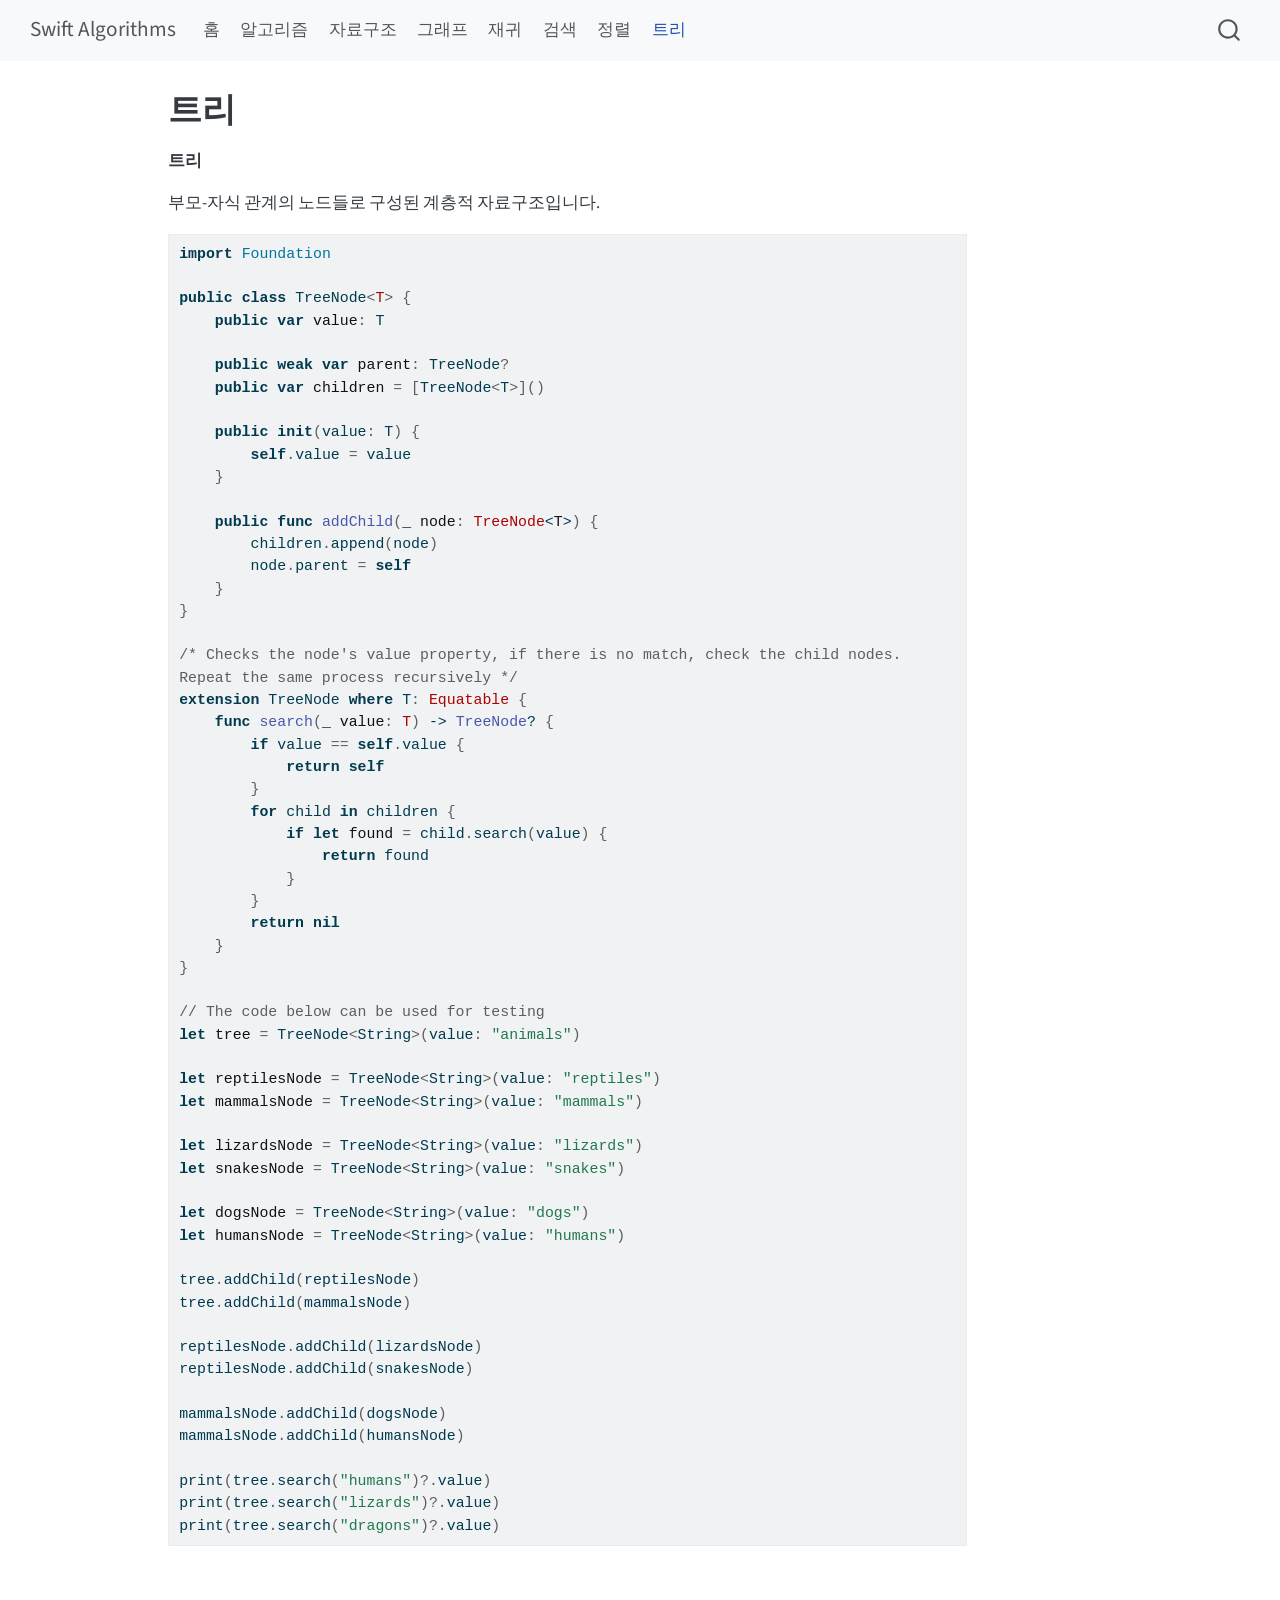
<file: trees.html>
<!DOCTYPE html>
<html xmlns="http://www.w3.org/1999/xhtml" lang="en" xml:lang="en"><head>

<meta charset="utf-8">
<meta name="generator" content="quarto-1.8.27">

<meta name="viewport" content="width=device-width, initial-scale=1.0, user-scalable=yes">


<title>트리 – Swift Algorithms</title>
<style>
code{white-space: pre-wrap;}
span.smallcaps{font-variant: small-caps;}
div.columns{display: flex; gap: min(4vw, 1.5em);}
div.column{flex: auto; overflow-x: auto;}
div.hanging-indent{margin-left: 1.5em; text-indent: -1.5em;}
ul.task-list{list-style: none;}
ul.task-list li input[type="checkbox"] {
  width: 0.8em;
  margin: 0 0.8em 0.2em -1em; /* quarto-specific, see https://github.com/quarto-dev/quarto-cli/issues/4556 */ 
  vertical-align: middle;
}
/* CSS for syntax highlighting */
html { -webkit-text-size-adjust: 100%; }
pre > code.sourceCode { white-space: pre; position: relative; }
pre > code.sourceCode > span { display: inline-block; line-height: 1.25; }
pre > code.sourceCode > span:empty { height: 1.2em; }
.sourceCode { overflow: visible; }
code.sourceCode > span { color: inherit; text-decoration: inherit; }
div.sourceCode { margin: 1em 0; }
pre.sourceCode { margin: 0; }
@media screen {
div.sourceCode { overflow: auto; }
}
@media print {
pre > code.sourceCode { white-space: pre-wrap; }
pre > code.sourceCode > span { text-indent: -5em; padding-left: 5em; }
}
pre.numberSource code
  { counter-reset: source-line 0; }
pre.numberSource code > span
  { position: relative; left: -4em; counter-increment: source-line; }
pre.numberSource code > span > a:first-child::before
  { content: counter(source-line);
    position: relative; left: -1em; text-align: right; vertical-align: baseline;
    border: none; display: inline-block;
    -webkit-touch-callout: none; -webkit-user-select: none;
    -khtml-user-select: none; -moz-user-select: none;
    -ms-user-select: none; user-select: none;
    padding: 0 4px; width: 4em;
  }
pre.numberSource { margin-left: 3em;  padding-left: 4px; }
div.sourceCode
  {   }
@media screen {
pre > code.sourceCode > span > a:first-child::before { text-decoration: underline; }
}
</style>


<script src="site_libs/quarto-nav/quarto-nav.js"></script>
<script src="site_libs/quarto-nav/headroom.min.js"></script>
<script src="site_libs/clipboard/clipboard.min.js"></script>
<script src="site_libs/quarto-search/autocomplete.umd.js"></script>
<script src="site_libs/quarto-search/fuse.min.js"></script>
<script src="site_libs/quarto-search/quarto-search.js"></script>
<meta name="quarto:offset" content="./">
<script src="site_libs/quarto-html/quarto.js" type="module"></script>
<script src="site_libs/quarto-html/tabsets/tabsets.js" type="module"></script>
<script src="site_libs/quarto-html/axe/axe-check.js" type="module"></script>
<script src="site_libs/quarto-html/popper.min.js"></script>
<script src="site_libs/quarto-html/tippy.umd.min.js"></script>
<script src="site_libs/quarto-html/anchor.min.js"></script>
<link href="site_libs/quarto-html/tippy.css" rel="stylesheet">
<link href="site_libs/quarto-html/quarto-syntax-highlighting-ed96de9b727972fe78a7b5d16c58bf87.css" rel="stylesheet" id="quarto-text-highlighting-styles">
<script src="site_libs/bootstrap/bootstrap.min.js"></script>
<link href="site_libs/bootstrap/bootstrap-icons.css" rel="stylesheet">
<link href="site_libs/bootstrap/bootstrap-c86b26b7d9d03d5c19ff44e4ebd200f1.min.css" rel="stylesheet" append-hash="true" id="quarto-bootstrap" data-mode="light">
<script id="quarto-search-options" type="application/json">{
  "location": "navbar",
  "copy-button": false,
  "collapse-after": 3,
  "panel-placement": "end",
  "type": "overlay",
  "limit": 50,
  "keyboard-shortcut": [
    "f",
    "/",
    "s"
  ],
  "show-item-context": false,
  "language": {
    "search-no-results-text": "No results",
    "search-matching-documents-text": "matching documents",
    "search-copy-link-title": "Copy link to search",
    "search-hide-matches-text": "Hide additional matches",
    "search-more-match-text": "more match in this document",
    "search-more-matches-text": "more matches in this document",
    "search-clear-button-title": "Clear",
    "search-text-placeholder": "",
    "search-detached-cancel-button-title": "Cancel",
    "search-submit-button-title": "Submit",
    "search-label": "Search"
  }
}</script>


<link rel="stylesheet" href="styles.css">
</head>

<body class="nav-fixed quarto-light">

<div id="quarto-search-results"></div>
  <header id="quarto-header" class="headroom fixed-top">
    <nav class="navbar navbar-expand-lg " data-bs-theme="dark">
      <div class="navbar-container container-fluid">
      <div class="navbar-brand-container mx-auto">
    <a class="navbar-brand" href="./index.html">
    <span class="navbar-title">Swift Algorithms</span>
    </a>
  </div>
            <div id="quarto-search" class="" title="Search"></div>
          <button class="navbar-toggler" type="button" data-bs-toggle="collapse" data-bs-target="#navbarCollapse" aria-controls="navbarCollapse" role="menu" aria-expanded="false" aria-label="Toggle navigation" onclick="if (window.quartoToggleHeadroom) { window.quartoToggleHeadroom(); }">
  <span class="navbar-toggler-icon"></span>
</button>
          <div class="collapse navbar-collapse" id="navbarCollapse">
            <ul class="navbar-nav navbar-nav-scroll me-auto">
  <li class="nav-item">
    <a class="nav-link" href="./index.html"> 
<span class="menu-text">홈</span></a>
  </li>  
  <li class="nav-item">
    <a class="nav-link" href="./algorithms.html"> 
<span class="menu-text">알고리즘</span></a>
  </li>  
  <li class="nav-item">
    <a class="nav-link" href="./data_structures.html"> 
<span class="menu-text">자료구조</span></a>
  </li>  
  <li class="nav-item">
    <a class="nav-link" href="./graph.html"> 
<span class="menu-text">그래프</span></a>
  </li>  
  <li class="nav-item">
    <a class="nav-link" href="./recursion.html"> 
<span class="menu-text">재귀</span></a>
  </li>  
  <li class="nav-item">
    <a class="nav-link" href="./search.html"> 
<span class="menu-text">검색</span></a>
  </li>  
  <li class="nav-item">
    <a class="nav-link" href="./sorts.html"> 
<span class="menu-text">정렬</span></a>
  </li>  
  <li class="nav-item">
    <a class="nav-link active" href="./trees.html" aria-current="page"> 
<span class="menu-text">트리</span></a>
  </li>  
</ul>
          </div> <!-- /navcollapse -->
            <div class="quarto-navbar-tools">
</div>
      </div> <!-- /container-fluid -->
    </nav>
</header>
<!-- content -->
<div id="quarto-content" class="quarto-container page-columns page-rows-contents page-layout-article page-navbar">
<!-- sidebar -->
<!-- margin-sidebar -->
    <div id="quarto-margin-sidebar" class="sidebar margin-sidebar zindex-bottom">
        
    </div>
<!-- main -->
<main class="content" id="quarto-document-content">

<header id="title-block-header" class="quarto-title-block default">
<div class="quarto-title">
<h1 class="title">트리</h1>
</div>



<div class="quarto-title-meta">

    
  
    
  </div>
  


</header>


<p><strong>트리</strong></p>
<p>부모-자식 관계의 노드들로 구성된 계층적 자료구조입니다.</p>
<div class="code-copy-outer-scaffold"><div class="sourceCode" id="cb1"><pre class="sourceCode swift code-with-copy"><code class="sourceCode swift"><span id="cb1-1"><a href="#cb1-1" aria-hidden="true" tabindex="-1"></a><span class="kw">import</span> <span class="im">Foundation</span></span>
<span id="cb1-2"><a href="#cb1-2" aria-hidden="true" tabindex="-1"></a></span>
<span id="cb1-3"><a href="#cb1-3" aria-hidden="true" tabindex="-1"></a><span class="kw">public</span> <span class="kw">class</span> TreeNode<span class="op">&lt;</span><span class="dt">T</span><span class="op">&gt;</span> <span class="op">{</span></span>
<span id="cb1-4"><a href="#cb1-4" aria-hidden="true" tabindex="-1"></a>    <span class="kw">public</span> <span class="kw">var</span> <span class="va">value</span><span class="op">:</span> T</span>
<span id="cb1-5"><a href="#cb1-5" aria-hidden="true" tabindex="-1"></a></span>
<span id="cb1-6"><a href="#cb1-6" aria-hidden="true" tabindex="-1"></a>    <span class="kw">public</span> <span class="kw">weak</span> <span class="kw">var</span> <span class="va">parent</span><span class="op">:</span> TreeNode<span class="op">?</span></span>
<span id="cb1-7"><a href="#cb1-7" aria-hidden="true" tabindex="-1"></a>    <span class="kw">public</span> <span class="kw">var</span> <span class="va">children</span> <span class="op">=</span> <span class="op">[</span>TreeNode<span class="op">&lt;</span>T<span class="op">&gt;]()</span></span>
<span id="cb1-8"><a href="#cb1-8" aria-hidden="true" tabindex="-1"></a></span>
<span id="cb1-9"><a href="#cb1-9" aria-hidden="true" tabindex="-1"></a>    <span class="kw">public</span> <span class="kw">init</span><span class="op">(</span>value<span class="op">:</span> T<span class="op">)</span> <span class="op">{</span></span>
<span id="cb1-10"><a href="#cb1-10" aria-hidden="true" tabindex="-1"></a>        <span class="kw">self</span><span class="op">.</span>value <span class="op">=</span> value</span>
<span id="cb1-11"><a href="#cb1-11" aria-hidden="true" tabindex="-1"></a>    <span class="op">}</span></span>
<span id="cb1-12"><a href="#cb1-12" aria-hidden="true" tabindex="-1"></a></span>
<span id="cb1-13"><a href="#cb1-13" aria-hidden="true" tabindex="-1"></a>    <span class="kw">public</span> <span class="kw">func</span> <span class="fu">addChild</span><span class="op">(</span><span class="va">_</span> <span class="va">node</span><span class="op">:</span> <span class="dt">TreeNode</span>&lt;<span class="va">T</span>&gt;<span class="op">)</span> <span class="op">{</span></span>
<span id="cb1-14"><a href="#cb1-14" aria-hidden="true" tabindex="-1"></a>        children<span class="op">.</span>append<span class="op">(</span>node<span class="op">)</span></span>
<span id="cb1-15"><a href="#cb1-15" aria-hidden="true" tabindex="-1"></a>        node<span class="op">.</span>parent <span class="op">=</span> <span class="kw">self</span></span>
<span id="cb1-16"><a href="#cb1-16" aria-hidden="true" tabindex="-1"></a>    <span class="op">}</span></span>
<span id="cb1-17"><a href="#cb1-17" aria-hidden="true" tabindex="-1"></a><span class="op">}</span></span>
<span id="cb1-18"><a href="#cb1-18" aria-hidden="true" tabindex="-1"></a></span>
<span id="cb1-19"><a href="#cb1-19" aria-hidden="true" tabindex="-1"></a><span class="co">/* Checks the node's value property, if there is no match, check the child nodes.</span></span>
<span id="cb1-20"><a href="#cb1-20" aria-hidden="true" tabindex="-1"></a><span class="co">Repeat the same process recursively */</span></span>
<span id="cb1-21"><a href="#cb1-21" aria-hidden="true" tabindex="-1"></a><span class="kw">extension</span> TreeNode <span class="kw">where</span> T<span class="op">:</span> <span class="dt">Equatable</span> <span class="op">{</span></span>
<span id="cb1-22"><a href="#cb1-22" aria-hidden="true" tabindex="-1"></a>    <span class="kw">func</span> <span class="fu">search</span><span class="op">(</span><span class="va">_</span> <span class="va">value</span><span class="op">:</span> <span class="dt">T</span><span class="op">)</span> -&gt; <span class="fu">TreeNode</span>? <span class="op">{</span></span>
<span id="cb1-23"><a href="#cb1-23" aria-hidden="true" tabindex="-1"></a>        <span class="cf">if</span> value <span class="op">==</span> <span class="kw">self</span><span class="op">.</span>value <span class="op">{</span></span>
<span id="cb1-24"><a href="#cb1-24" aria-hidden="true" tabindex="-1"></a>            <span class="kw">return</span> <span class="kw">self</span></span>
<span id="cb1-25"><a href="#cb1-25" aria-hidden="true" tabindex="-1"></a>        <span class="op">}</span></span>
<span id="cb1-26"><a href="#cb1-26" aria-hidden="true" tabindex="-1"></a>        <span class="cf">for</span> child <span class="cf">in</span> children <span class="op">{</span></span>
<span id="cb1-27"><a href="#cb1-27" aria-hidden="true" tabindex="-1"></a>            <span class="cf">if</span> <span class="kw">let</span> <span class="va">found</span> <span class="op">=</span> child<span class="op">.</span>search<span class="op">(</span>value<span class="op">)</span> <span class="op">{</span></span>
<span id="cb1-28"><a href="#cb1-28" aria-hidden="true" tabindex="-1"></a>                <span class="kw">return</span> found</span>
<span id="cb1-29"><a href="#cb1-29" aria-hidden="true" tabindex="-1"></a>            <span class="op">}</span></span>
<span id="cb1-30"><a href="#cb1-30" aria-hidden="true" tabindex="-1"></a>        <span class="op">}</span></span>
<span id="cb1-31"><a href="#cb1-31" aria-hidden="true" tabindex="-1"></a>        <span class="kw">return</span> <span class="kw">nil</span></span>
<span id="cb1-32"><a href="#cb1-32" aria-hidden="true" tabindex="-1"></a>    <span class="op">}</span></span>
<span id="cb1-33"><a href="#cb1-33" aria-hidden="true" tabindex="-1"></a><span class="op">}</span></span>
<span id="cb1-34"><a href="#cb1-34" aria-hidden="true" tabindex="-1"></a></span>
<span id="cb1-35"><a href="#cb1-35" aria-hidden="true" tabindex="-1"></a><span class="co">// The code below can be used for testing</span></span>
<span id="cb1-36"><a href="#cb1-36" aria-hidden="true" tabindex="-1"></a><span class="kw">let</span> <span class="va">tree</span> <span class="op">=</span> TreeNode<span class="op">&lt;</span>String<span class="op">&gt;(</span>value<span class="op">:</span> <span class="st">"animals"</span><span class="op">)</span></span>
<span id="cb1-37"><a href="#cb1-37" aria-hidden="true" tabindex="-1"></a></span>
<span id="cb1-38"><a href="#cb1-38" aria-hidden="true" tabindex="-1"></a><span class="kw">let</span> <span class="va">reptilesNode</span> <span class="op">=</span> TreeNode<span class="op">&lt;</span>String<span class="op">&gt;(</span>value<span class="op">:</span> <span class="st">"reptiles"</span><span class="op">)</span></span>
<span id="cb1-39"><a href="#cb1-39" aria-hidden="true" tabindex="-1"></a><span class="kw">let</span> <span class="va">mammalsNode</span> <span class="op">=</span> TreeNode<span class="op">&lt;</span>String<span class="op">&gt;(</span>value<span class="op">:</span> <span class="st">"mammals"</span><span class="op">)</span></span>
<span id="cb1-40"><a href="#cb1-40" aria-hidden="true" tabindex="-1"></a></span>
<span id="cb1-41"><a href="#cb1-41" aria-hidden="true" tabindex="-1"></a><span class="kw">let</span> <span class="va">lizardsNode</span> <span class="op">=</span> TreeNode<span class="op">&lt;</span>String<span class="op">&gt;(</span>value<span class="op">:</span> <span class="st">"lizards"</span><span class="op">)</span></span>
<span id="cb1-42"><a href="#cb1-42" aria-hidden="true" tabindex="-1"></a><span class="kw">let</span> <span class="va">snakesNode</span> <span class="op">=</span> TreeNode<span class="op">&lt;</span>String<span class="op">&gt;(</span>value<span class="op">:</span> <span class="st">"snakes"</span><span class="op">)</span></span>
<span id="cb1-43"><a href="#cb1-43" aria-hidden="true" tabindex="-1"></a></span>
<span id="cb1-44"><a href="#cb1-44" aria-hidden="true" tabindex="-1"></a><span class="kw">let</span> <span class="va">dogsNode</span> <span class="op">=</span> TreeNode<span class="op">&lt;</span>String<span class="op">&gt;(</span>value<span class="op">:</span> <span class="st">"dogs"</span><span class="op">)</span></span>
<span id="cb1-45"><a href="#cb1-45" aria-hidden="true" tabindex="-1"></a><span class="kw">let</span> <span class="va">humansNode</span> <span class="op">=</span> TreeNode<span class="op">&lt;</span>String<span class="op">&gt;(</span>value<span class="op">:</span> <span class="st">"humans"</span><span class="op">)</span></span>
<span id="cb1-46"><a href="#cb1-46" aria-hidden="true" tabindex="-1"></a></span>
<span id="cb1-47"><a href="#cb1-47" aria-hidden="true" tabindex="-1"></a>tree<span class="op">.</span>addChild<span class="op">(</span>reptilesNode<span class="op">)</span></span>
<span id="cb1-48"><a href="#cb1-48" aria-hidden="true" tabindex="-1"></a>tree<span class="op">.</span>addChild<span class="op">(</span>mammalsNode<span class="op">)</span></span>
<span id="cb1-49"><a href="#cb1-49" aria-hidden="true" tabindex="-1"></a></span>
<span id="cb1-50"><a href="#cb1-50" aria-hidden="true" tabindex="-1"></a>reptilesNode<span class="op">.</span>addChild<span class="op">(</span>lizardsNode<span class="op">)</span></span>
<span id="cb1-51"><a href="#cb1-51" aria-hidden="true" tabindex="-1"></a>reptilesNode<span class="op">.</span>addChild<span class="op">(</span>snakesNode<span class="op">)</span></span>
<span id="cb1-52"><a href="#cb1-52" aria-hidden="true" tabindex="-1"></a></span>
<span id="cb1-53"><a href="#cb1-53" aria-hidden="true" tabindex="-1"></a>mammalsNode<span class="op">.</span>addChild<span class="op">(</span>dogsNode<span class="op">)</span></span>
<span id="cb1-54"><a href="#cb1-54" aria-hidden="true" tabindex="-1"></a>mammalsNode<span class="op">.</span>addChild<span class="op">(</span>humansNode<span class="op">)</span></span>
<span id="cb1-55"><a href="#cb1-55" aria-hidden="true" tabindex="-1"></a></span>
<span id="cb1-56"><a href="#cb1-56" aria-hidden="true" tabindex="-1"></a>print<span class="op">(</span>tree<span class="op">.</span>search<span class="op">(</span><span class="st">"humans"</span><span class="op">)?.</span>value<span class="op">)</span></span>
<span id="cb1-57"><a href="#cb1-57" aria-hidden="true" tabindex="-1"></a>print<span class="op">(</span>tree<span class="op">.</span>search<span class="op">(</span><span class="st">"lizards"</span><span class="op">)?.</span>value<span class="op">)</span></span>
<span id="cb1-58"><a href="#cb1-58" aria-hidden="true" tabindex="-1"></a>print<span class="op">(</span>tree<span class="op">.</span>search<span class="op">(</span><span class="st">"dragons"</span><span class="op">)?.</span>value<span class="op">)</span></span></code></pre></div><button title="Copy to Clipboard" class="code-copy-button"><i class="bi"></i></button></div>



</main> <!-- /main -->
<script id="quarto-html-after-body" type="application/javascript">
  window.document.addEventListener("DOMContentLoaded", function (event) {
    const icon = "";
    const anchorJS = new window.AnchorJS();
    anchorJS.options = {
      placement: 'right',
      icon: icon
    };
    anchorJS.add('.anchored');
    const isCodeAnnotation = (el) => {
      for (const clz of el.classList) {
        if (clz.startsWith('code-annotation-')) {                     
          return true;
        }
      }
      return false;
    }
    const onCopySuccess = function(e) {
      // button target
      const button = e.trigger;
      // don't keep focus
      button.blur();
      // flash "checked"
      button.classList.add('code-copy-button-checked');
      var currentTitle = button.getAttribute("title");
      button.setAttribute("title", "Copied!");
      let tooltip;
      if (window.bootstrap) {
        button.setAttribute("data-bs-toggle", "tooltip");
        button.setAttribute("data-bs-placement", "left");
        button.setAttribute("data-bs-title", "Copied!");
        tooltip = new bootstrap.Tooltip(button, 
          { trigger: "manual", 
            customClass: "code-copy-button-tooltip",
            offset: [0, -8]});
        tooltip.show();    
      }
      setTimeout(function() {
        if (tooltip) {
          tooltip.hide();
          button.removeAttribute("data-bs-title");
          button.removeAttribute("data-bs-toggle");
          button.removeAttribute("data-bs-placement");
        }
        button.setAttribute("title", currentTitle);
        button.classList.remove('code-copy-button-checked');
      }, 1000);
      // clear code selection
      e.clearSelection();
    }
    const getTextToCopy = function(trigger) {
      const outerScaffold = trigger.parentElement.cloneNode(true);
      const codeEl = outerScaffold.querySelector('code');
      for (const childEl of codeEl.children) {
        if (isCodeAnnotation(childEl)) {
          childEl.remove();
        }
      }
      return codeEl.innerText;
    }
    const clipboard = new window.ClipboardJS('.code-copy-button:not([data-in-quarto-modal])', {
      text: getTextToCopy
    });
    clipboard.on('success', onCopySuccess);
    if (window.document.getElementById('quarto-embedded-source-code-modal')) {
      const clipboardModal = new window.ClipboardJS('.code-copy-button[data-in-quarto-modal]', {
        text: getTextToCopy,
        container: window.document.getElementById('quarto-embedded-source-code-modal')
      });
      clipboardModal.on('success', onCopySuccess);
    }
      var localhostRegex = new RegExp(/^(?:http|https):\/\/localhost\:?[0-9]*\//);
      var mailtoRegex = new RegExp(/^mailto:/);
        var filterRegex = new RegExp('/' + window.location.host + '/');
      var isInternal = (href) => {
          return filterRegex.test(href) || localhostRegex.test(href) || mailtoRegex.test(href);
      }
      // Inspect non-navigation links and adorn them if external
     var links = window.document.querySelectorAll('a[href]:not(.nav-link):not(.navbar-brand):not(.toc-action):not(.sidebar-link):not(.sidebar-item-toggle):not(.pagination-link):not(.no-external):not([aria-hidden]):not(.dropdown-item):not(.quarto-navigation-tool):not(.about-link)');
      for (var i=0; i<links.length; i++) {
        const link = links[i];
        if (!isInternal(link.href)) {
          // undo the damage that might have been done by quarto-nav.js in the case of
          // links that we want to consider external
          if (link.dataset.originalHref !== undefined) {
            link.href = link.dataset.originalHref;
          }
        }
      }
    function tippyHover(el, contentFn, onTriggerFn, onUntriggerFn) {
      const config = {
        allowHTML: true,
        maxWidth: 500,
        delay: 100,
        arrow: false,
        appendTo: function(el) {
            return el.parentElement;
        },
        interactive: true,
        interactiveBorder: 10,
        theme: 'quarto',
        placement: 'bottom-start',
      };
      if (contentFn) {
        config.content = contentFn;
      }
      if (onTriggerFn) {
        config.onTrigger = onTriggerFn;
      }
      if (onUntriggerFn) {
        config.onUntrigger = onUntriggerFn;
      }
      window.tippy(el, config); 
    }
    const noterefs = window.document.querySelectorAll('a[role="doc-noteref"]');
    for (var i=0; i<noterefs.length; i++) {
      const ref = noterefs[i];
      tippyHover(ref, function() {
        // use id or data attribute instead here
        let href = ref.getAttribute('data-footnote-href') || ref.getAttribute('href');
        try { href = new URL(href).hash; } catch {}
        const id = href.replace(/^#\/?/, "");
        const note = window.document.getElementById(id);
        if (note) {
          return note.innerHTML;
        } else {
          return "";
        }
      });
    }
    const xrefs = window.document.querySelectorAll('a.quarto-xref');
    const processXRef = (id, note) => {
      // Strip column container classes
      const stripColumnClz = (el) => {
        el.classList.remove("page-full", "page-columns");
        if (el.children) {
          for (const child of el.children) {
            stripColumnClz(child);
          }
        }
      }
      stripColumnClz(note)
      if (id === null || id.startsWith('sec-')) {
        // Special case sections, only their first couple elements
        const container = document.createElement("div");
        if (note.children && note.children.length > 2) {
          container.appendChild(note.children[0].cloneNode(true));
          for (let i = 1; i < note.children.length; i++) {
            const child = note.children[i];
            if (child.tagName === "P" && child.innerText === "") {
              continue;
            } else {
              container.appendChild(child.cloneNode(true));
              break;
            }
          }
          if (window.Quarto?.typesetMath) {
            window.Quarto.typesetMath(container);
          }
          return container.innerHTML
        } else {
          if (window.Quarto?.typesetMath) {
            window.Quarto.typesetMath(note);
          }
          return note.innerHTML;
        }
      } else {
        // Remove any anchor links if they are present
        const anchorLink = note.querySelector('a.anchorjs-link');
        if (anchorLink) {
          anchorLink.remove();
        }
        if (window.Quarto?.typesetMath) {
          window.Quarto.typesetMath(note);
        }
        if (note.classList.contains("callout")) {
          return note.outerHTML;
        } else {
          return note.innerHTML;
        }
      }
    }
    for (var i=0; i<xrefs.length; i++) {
      const xref = xrefs[i];
      tippyHover(xref, undefined, function(instance) {
        instance.disable();
        let url = xref.getAttribute('href');
        let hash = undefined; 
        if (url.startsWith('#')) {
          hash = url;
        } else {
          try { hash = new URL(url).hash; } catch {}
        }
        if (hash) {
          const id = hash.replace(/^#\/?/, "");
          const note = window.document.getElementById(id);
          if (note !== null) {
            try {
              const html = processXRef(id, note.cloneNode(true));
              instance.setContent(html);
            } finally {
              instance.enable();
              instance.show();
            }
          } else {
            // See if we can fetch this
            fetch(url.split('#')[0])
            .then(res => res.text())
            .then(html => {
              const parser = new DOMParser();
              const htmlDoc = parser.parseFromString(html, "text/html");
              const note = htmlDoc.getElementById(id);
              if (note !== null) {
                const html = processXRef(id, note);
                instance.setContent(html);
              } 
            }).finally(() => {
              instance.enable();
              instance.show();
            });
          }
        } else {
          // See if we can fetch a full url (with no hash to target)
          // This is a special case and we should probably do some content thinning / targeting
          fetch(url)
          .then(res => res.text())
          .then(html => {
            const parser = new DOMParser();
            const htmlDoc = parser.parseFromString(html, "text/html");
            const note = htmlDoc.querySelector('main.content');
            if (note !== null) {
              // This should only happen for chapter cross references
              // (since there is no id in the URL)
              // remove the first header
              if (note.children.length > 0 && note.children[0].tagName === "HEADER") {
                note.children[0].remove();
              }
              const html = processXRef(null, note);
              instance.setContent(html);
            } 
          }).finally(() => {
            instance.enable();
            instance.show();
          });
        }
      }, function(instance) {
      });
    }
        let selectedAnnoteEl;
        const selectorForAnnotation = ( cell, annotation) => {
          let cellAttr = 'data-code-cell="' + cell + '"';
          let lineAttr = 'data-code-annotation="' +  annotation + '"';
          const selector = 'span[' + cellAttr + '][' + lineAttr + ']';
          return selector;
        }
        const selectCodeLines = (annoteEl) => {
          const doc = window.document;
          const targetCell = annoteEl.getAttribute("data-target-cell");
          const targetAnnotation = annoteEl.getAttribute("data-target-annotation");
          const annoteSpan = window.document.querySelector(selectorForAnnotation(targetCell, targetAnnotation));
          const lines = annoteSpan.getAttribute("data-code-lines").split(",");
          const lineIds = lines.map((line) => {
            return targetCell + "-" + line;
          })
          let top = null;
          let height = null;
          let parent = null;
          if (lineIds.length > 0) {
              //compute the position of the single el (top and bottom and make a div)
              const el = window.document.getElementById(lineIds[0]);
              top = el.offsetTop;
              height = el.offsetHeight;
              parent = el.parentElement.parentElement;
            if (lineIds.length > 1) {
              const lastEl = window.document.getElementById(lineIds[lineIds.length - 1]);
              const bottom = lastEl.offsetTop + lastEl.offsetHeight;
              height = bottom - top;
            }
            if (top !== null && height !== null && parent !== null) {
              // cook up a div (if necessary) and position it 
              let div = window.document.getElementById("code-annotation-line-highlight");
              if (div === null) {
                div = window.document.createElement("div");
                div.setAttribute("id", "code-annotation-line-highlight");
                div.style.position = 'absolute';
                parent.appendChild(div);
              }
              div.style.top = top - 2 + "px";
              div.style.height = height + 4 + "px";
              div.style.left = 0;
              let gutterDiv = window.document.getElementById("code-annotation-line-highlight-gutter");
              if (gutterDiv === null) {
                gutterDiv = window.document.createElement("div");
                gutterDiv.setAttribute("id", "code-annotation-line-highlight-gutter");
                gutterDiv.style.position = 'absolute';
                const codeCell = window.document.getElementById(targetCell);
                const gutter = codeCell.querySelector('.code-annotation-gutter');
                gutter.appendChild(gutterDiv);
              }
              gutterDiv.style.top = top - 2 + "px";
              gutterDiv.style.height = height + 4 + "px";
            }
            selectedAnnoteEl = annoteEl;
          }
        };
        const unselectCodeLines = () => {
          const elementsIds = ["code-annotation-line-highlight", "code-annotation-line-highlight-gutter"];
          elementsIds.forEach((elId) => {
            const div = window.document.getElementById(elId);
            if (div) {
              div.remove();
            }
          });
          selectedAnnoteEl = undefined;
        };
          // Handle positioning of the toggle
      window.addEventListener(
        "resize",
        throttle(() => {
          elRect = undefined;
          if (selectedAnnoteEl) {
            selectCodeLines(selectedAnnoteEl);
          }
        }, 10)
      );
      function throttle(fn, ms) {
      let throttle = false;
      let timer;
        return (...args) => {
          if(!throttle) { // first call gets through
              fn.apply(this, args);
              throttle = true;
          } else { // all the others get throttled
              if(timer) clearTimeout(timer); // cancel #2
              timer = setTimeout(() => {
                fn.apply(this, args);
                timer = throttle = false;
              }, ms);
          }
        };
      }
        // Attach click handler to the DT
        const annoteDls = window.document.querySelectorAll('dt[data-target-cell]');
        for (const annoteDlNode of annoteDls) {
          annoteDlNode.addEventListener('click', (event) => {
            const clickedEl = event.target;
            if (clickedEl !== selectedAnnoteEl) {
              unselectCodeLines();
              const activeEl = window.document.querySelector('dt[data-target-cell].code-annotation-active');
              if (activeEl) {
                activeEl.classList.remove('code-annotation-active');
              }
              selectCodeLines(clickedEl);
              clickedEl.classList.add('code-annotation-active');
            } else {
              // Unselect the line
              unselectCodeLines();
              clickedEl.classList.remove('code-annotation-active');
            }
          });
        }
    const findCites = (el) => {
      const parentEl = el.parentElement;
      if (parentEl) {
        const cites = parentEl.dataset.cites;
        if (cites) {
          return {
            el,
            cites: cites.split(' ')
          };
        } else {
          return findCites(el.parentElement)
        }
      } else {
        return undefined;
      }
    };
    var bibliorefs = window.document.querySelectorAll('a[role="doc-biblioref"]');
    for (var i=0; i<bibliorefs.length; i++) {
      const ref = bibliorefs[i];
      const citeInfo = findCites(ref);
      if (citeInfo) {
        tippyHover(citeInfo.el, function() {
          var popup = window.document.createElement('div');
          citeInfo.cites.forEach(function(cite) {
            var citeDiv = window.document.createElement('div');
            citeDiv.classList.add('hanging-indent');
            citeDiv.classList.add('csl-entry');
            var biblioDiv = window.document.getElementById('ref-' + cite);
            if (biblioDiv) {
              citeDiv.innerHTML = biblioDiv.innerHTML;
            }
            popup.appendChild(citeDiv);
          });
          return popup.innerHTML;
        });
      }
    }
  });
  </script>
</div> <!-- /content -->




</body></html>
</file>
<file: site_libs/quarto-html/tippy.css>
.tippy-box[data-animation=fade][data-state=hidden]{opacity:0}[data-tippy-root]{max-width:calc(100vw - 10px)}.tippy-box{position:relative;background-color:#333;color:#fff;border-radius:4px;font-size:14px;line-height:1.4;white-space:normal;outline:0;transition-property:transform,visibility,opacity}.tippy-box[data-placement^=top]>.tippy-arrow{bottom:0}.tippy-box[data-placement^=top]>.tippy-arrow:before{bottom:-7px;left:0;border-width:8px 8px 0;border-top-color:initial;transform-origin:center top}.tippy-box[data-placement^=bottom]>.tippy-arrow{top:0}.tippy-box[data-placement^=bottom]>.tippy-arrow:before{top:-7px;left:0;border-width:0 8px 8px;border-bottom-color:initial;transform-origin:center bottom}.tippy-box[data-placement^=left]>.tippy-arrow{right:0}.tippy-box[data-placement^=left]>.tippy-arrow:before{border-width:8px 0 8px 8px;border-left-color:initial;right:-7px;transform-origin:center left}.tippy-box[data-placement^=right]>.tippy-arrow{left:0}.tippy-box[data-placement^=right]>.tippy-arrow:before{left:-7px;border-width:8px 8px 8px 0;border-right-color:initial;transform-origin:center right}.tippy-box[data-inertia][data-state=visible]{transition-timing-function:cubic-bezier(.54,1.5,.38,1.11)}.tippy-arrow{width:16px;height:16px;color:#333}.tippy-arrow:before{content:"";position:absolute;border-color:transparent;border-style:solid}.tippy-content{position:relative;padding:5px 9px;z-index:1}
</file>
<file: site_libs/quarto-html/quarto-syntax-highlighting-ed96de9b727972fe78a7b5d16c58bf87.css>
/* quarto syntax highlight colors */
:root {
  --quarto-hl-ot-color: #003B4F;
  --quarto-hl-at-color: #657422;
  --quarto-hl-ss-color: #20794D;
  --quarto-hl-an-color: #5E5E5E;
  --quarto-hl-fu-color: #4758AB;
  --quarto-hl-st-color: #20794D;
  --quarto-hl-cf-color: #003B4F;
  --quarto-hl-op-color: #5E5E5E;
  --quarto-hl-er-color: #AD0000;
  --quarto-hl-bn-color: #AD0000;
  --quarto-hl-al-color: #AD0000;
  --quarto-hl-va-color: #111111;
  --quarto-hl-bu-color: inherit;
  --quarto-hl-ex-color: inherit;
  --quarto-hl-pp-color: #AD0000;
  --quarto-hl-in-color: #5E5E5E;
  --quarto-hl-vs-color: #20794D;
  --quarto-hl-wa-color: #5E5E5E;
  --quarto-hl-do-color: #5E5E5E;
  --quarto-hl-im-color: #00769E;
  --quarto-hl-ch-color: #20794D;
  --quarto-hl-dt-color: #AD0000;
  --quarto-hl-fl-color: #AD0000;
  --quarto-hl-co-color: #5E5E5E;
  --quarto-hl-cv-color: #5E5E5E;
  --quarto-hl-cn-color: #8f5902;
  --quarto-hl-sc-color: #5E5E5E;
  --quarto-hl-dv-color: #AD0000;
  --quarto-hl-kw-color: #003B4F;
}

/* other quarto variables */
:root {
  --quarto-font-monospace: SFMono-Regular, Menlo, Monaco, Consolas, "Liberation Mono", "Courier New", monospace;
}

/* syntax highlight based on Pandoc's rules */
pre > code.sourceCode > span {
  color: #003B4F;
}

code.sourceCode > span {
  color: #003B4F;
}

div.sourceCode,
div.sourceCode pre.sourceCode {
  color: #003B4F;
}

/* Normal */
code span {
  color: #003B4F;
}

/* Alert */
code span.al {
  color: #AD0000;
  font-style: inherit;
}

/* Annotation */
code span.an {
  color: #5E5E5E;
  font-style: inherit;
}

/* Attribute */
code span.at {
  color: #657422;
  font-style: inherit;
}

/* BaseN */
code span.bn {
  color: #AD0000;
  font-style: inherit;
}

/* BuiltIn */
code span.bu {
  font-style: inherit;
}

/* ControlFlow */
code span.cf {
  color: #003B4F;
  font-weight: bold;
  font-style: inherit;
}

/* Char */
code span.ch {
  color: #20794D;
  font-style: inherit;
}

/* Constant */
code span.cn {
  color: #8f5902;
  font-style: inherit;
}

/* Comment */
code span.co {
  color: #5E5E5E;
  font-style: inherit;
}

/* CommentVar */
code span.cv {
  color: #5E5E5E;
  font-style: italic;
}

/* Documentation */
code span.do {
  color: #5E5E5E;
  font-style: italic;
}

/* DataType */
code span.dt {
  color: #AD0000;
  font-style: inherit;
}

/* DecVal */
code span.dv {
  color: #AD0000;
  font-style: inherit;
}

/* Error */
code span.er {
  color: #AD0000;
  font-style: inherit;
}

/* Extension */
code span.ex {
  font-style: inherit;
}

/* Float */
code span.fl {
  color: #AD0000;
  font-style: inherit;
}

/* Function */
code span.fu {
  color: #4758AB;
  font-style: inherit;
}

/* Import */
code span.im {
  color: #00769E;
  font-style: inherit;
}

/* Information */
code span.in {
  color: #5E5E5E;
  font-style: inherit;
}

/* Keyword */
code span.kw {
  color: #003B4F;
  font-weight: bold;
  font-style: inherit;
}

/* Operator */
code span.op {
  color: #5E5E5E;
  font-style: inherit;
}

/* Other */
code span.ot {
  color: #003B4F;
  font-style: inherit;
}

/* Preprocessor */
code span.pp {
  color: #AD0000;
  font-style: inherit;
}

/* SpecialChar */
code span.sc {
  color: #5E5E5E;
  font-style: inherit;
}

/* SpecialString */
code span.ss {
  color: #20794D;
  font-style: inherit;
}

/* String */
code span.st {
  color: #20794D;
  font-style: inherit;
}

/* Variable */
code span.va {
  color: #111111;
  font-style: inherit;
}

/* VerbatimString */
code span.vs {
  color: #20794D;
  font-style: inherit;
}

/* Warning */
code span.wa {
  color: #5E5E5E;
  font-style: italic;
}

.prevent-inlining {
  content: "</";
}

/*# sourceMappingURL=0920dd6d7437995b8cdf7429764427b1.css.map */
</file>
<file: styles.css>
/* css styles */
code {
  color: #d63384;
}
</file>
